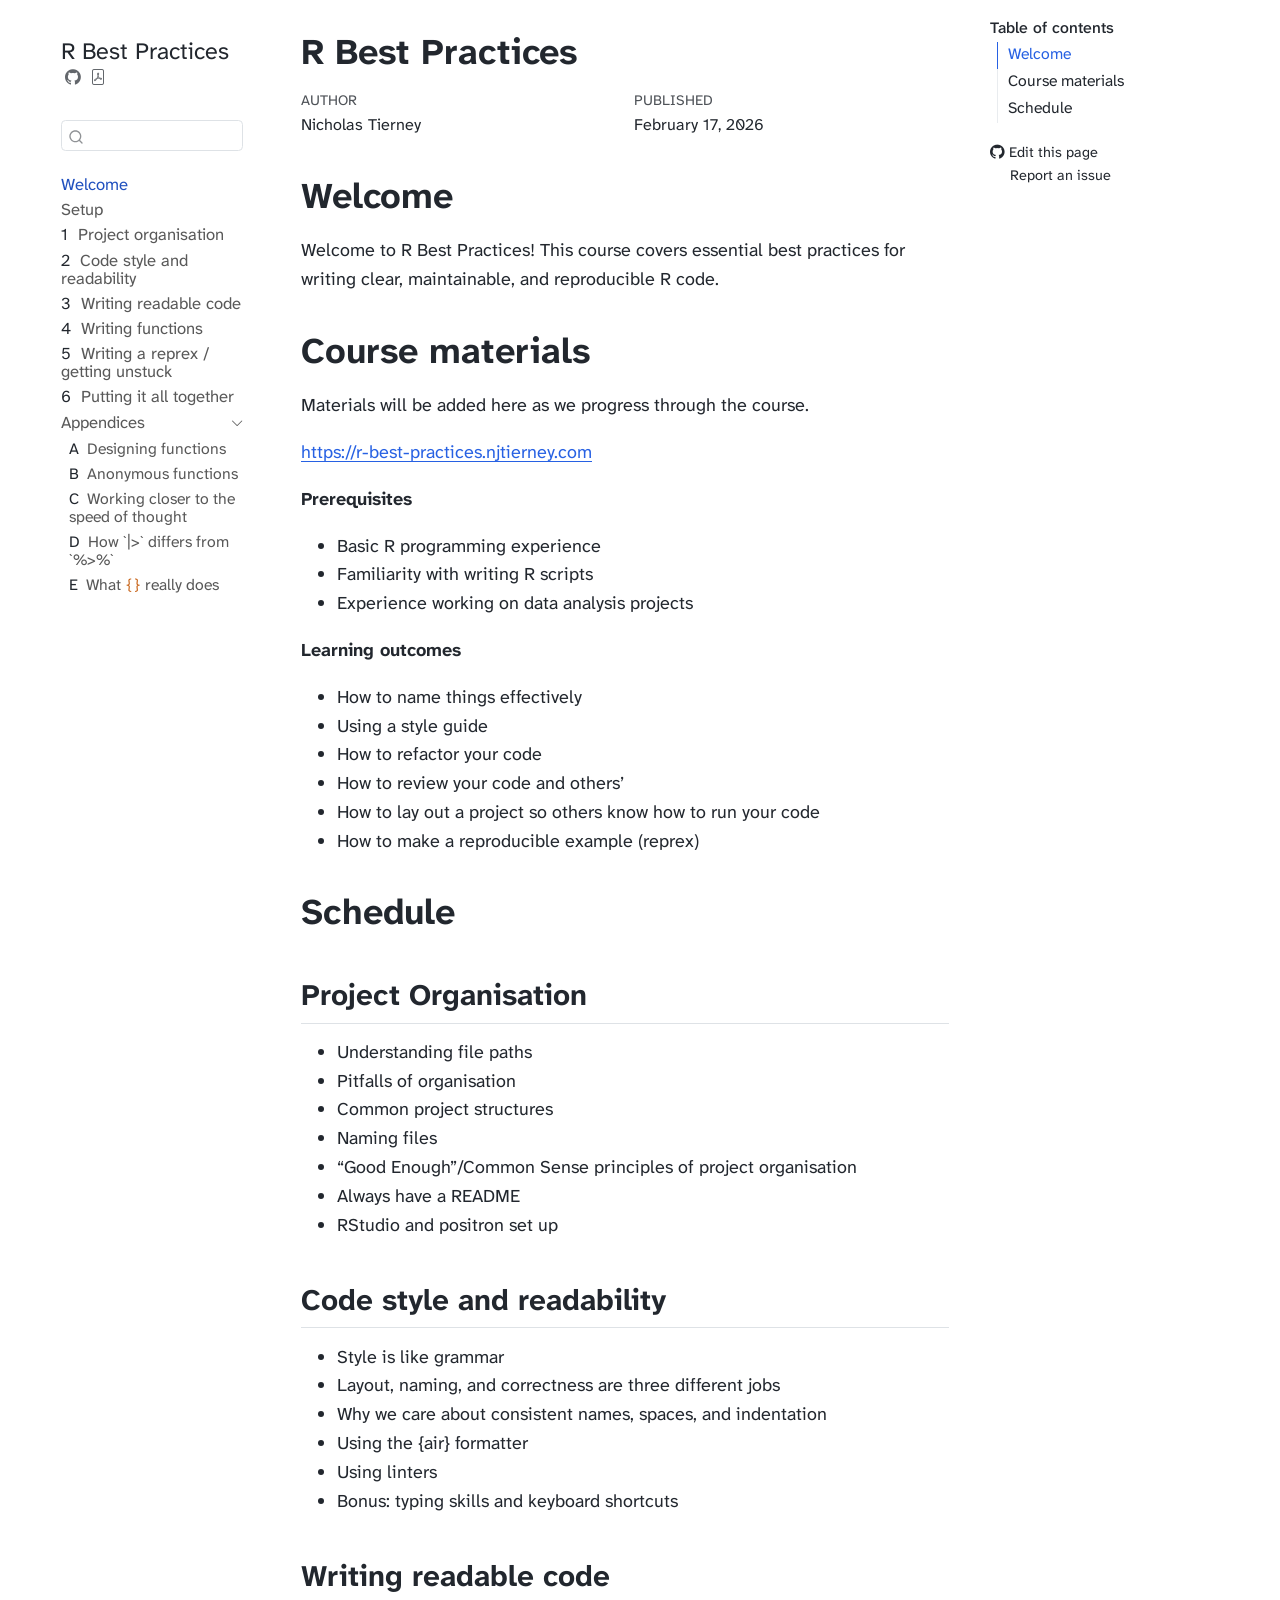
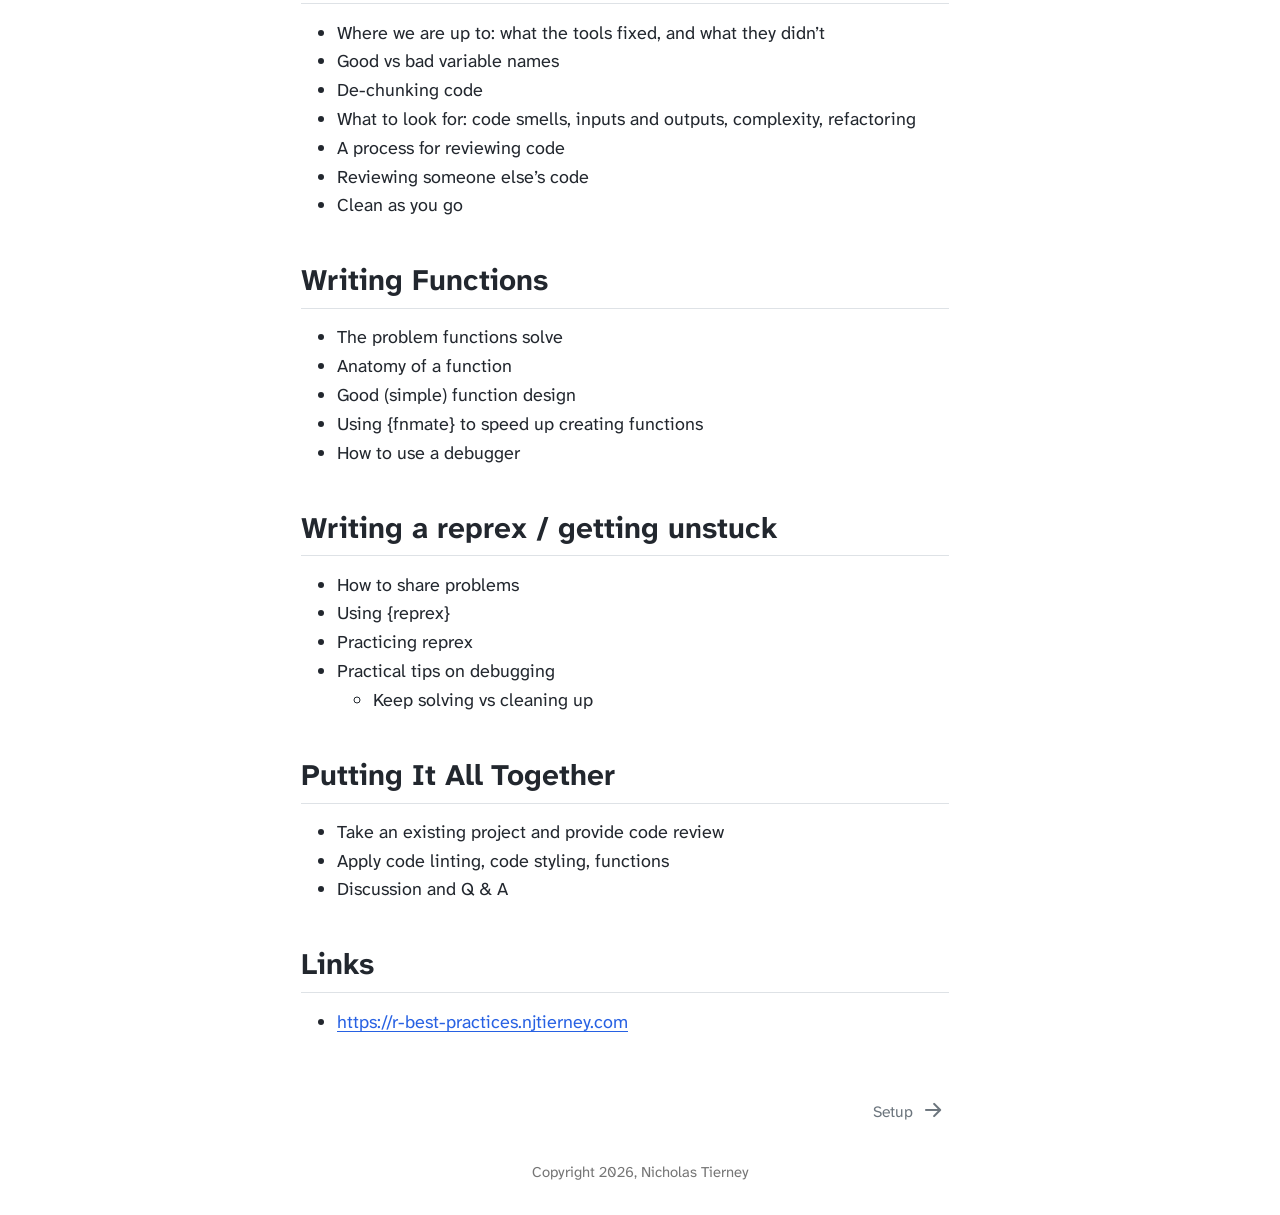
<file: index.html>
<!DOCTYPE html>
<html xmlns="http://www.w3.org/1999/xhtml" lang="en" xml:lang="en"><head>

<meta charset="utf-8">
<meta name="generator" content="quarto-1.10.18">

<meta name="viewport" content="width=device-width, initial-scale=1.0, user-scalable=yes">

<meta name="author" content="Nicholas Tierney">
<meta name="dcterms.date" content="2026-02-17">

<title>R Best Practices</title>
<style>
/* Default styles provided by pandoc.
** See https://pandoc.org/MANUAL.html#variables-for-html for config info.
*/
span.smallcaps{font-variant: small-caps;}
div.columns{display: flex; gap: 1.5em;}
div.column{flex: auto;}
@media screen {
div.columns{gap: min(4vw, 1.5em);}
div.column{overflow-x: auto;}
}
div.hanging-indent{margin-left: 1.5em; text-indent: -1.5em;}
ul.task-list{list-style: none;}
ul.task-list li input[type="checkbox"] {
  width: 0.8em;
  margin: 0 0.8em 0.2em -1em; /* quarto-specific, see https://github.com/quarto-dev/quarto-cli/issues/4556 */ 
  vertical-align: middle;
}
</style>


<script src="site_libs/quarto-nav/quarto-nav.js"></script>
<script src="site_libs/quarto-nav/headroom.min.js"></script>
<script src="site_libs/clipboard/clipboard.min.js"></script>
<script src="site_libs/quarto-search/autocomplete.umd.js"></script>
<script src="site_libs/quarto-search/fuse.min.js"></script>
<script src="site_libs/quarto-search/quarto-search.js"></script>
<meta name="quarto:offset" content="./">
<link href="./setup.html" rel="next">
<script src="site_libs/quarto-html/quarto.js" type="module"></script>
<script src="site_libs/quarto-html/tabsets/tabsets.js" type="module"></script>
<script src="site_libs/quarto-html/popper.min.js"></script>
<script src="site_libs/quarto-html/tippy.umd.min.js"></script>
<script src="site_libs/quarto-html/anchor.min.js"></script>
<link href="site_libs/quarto-html/tippy.css" rel="stylesheet">
<link href="site_libs/quarto-html/quarto-syntax-highlighting-b45b7b0fa9169e986df15f1ef60a279c.css" rel="stylesheet" id="quarto-text-highlighting-styles">
<script src="site_libs/bootstrap/bootstrap.min.js"></script>
<link href="site_libs/bootstrap/bootstrap-icons.css" rel="stylesheet">
<link href="site_libs/bootstrap/bootstrap-2892f92a2cf4cf9b4e1a4840b7613af4.min.css" rel="stylesheet" append-hash="true" id="quarto-bootstrap" data-mode="light">
<script id="quarto-search-options" type="application/json">{
  "location": "sidebar",
  "copy-button": false,
  "collapse-after": 3,
  "panel-placement": "start",
  "type": "textbox",
  "limit": 50,
  "keyboard-shortcut": [
    "f",
    "/",
    "s"
  ],
  "show-item-context": false,
  "language": {
    "search-no-results-text": "No results",
    "search-matching-documents-text": "matching documents",
    "search-copy-link-title": "Copy link to search",
    "search-hide-matches-text": "Hide additional matches",
    "search-more-match-text": "more match in this document",
    "search-more-matches-text": "more matches in this document",
    "search-clear-button-title": "Clear",
    "search-text-placeholder": "",
    "search-detached-cancel-button-title": "Cancel",
    "search-submit-button-title": "Submit",
    "search-label": "Search"
  }
}</script>


</head>

<body class="nav-sidebar floating quarto-light">

<div id="quarto-search-results"></div>
  <header id="quarto-header" class="headroom fixed-top">
  <nav class="quarto-secondary-nav">
    <div class="container-fluid d-flex">
      <button type="button" class="quarto-btn-toggle btn" data-bs-toggle="collapse" role="button" data-bs-target=".quarto-sidebar-collapse-item" aria-controls="quarto-sidebar" aria-expanded="false" aria-label="Toggle sidebar navigation" onclick="if (window.quartoToggleHeadroom) { window.quartoToggleHeadroom(); }">
        <i class="bi bi-layout-text-sidebar-reverse"></i>
      </button>
        <nav class="quarto-page-breadcrumbs" aria-label="breadcrumb"><ol class="breadcrumb"><li class="breadcrumb-item"><a href="./index.html">Welcome</a></li></ol></nav>
        <a class="flex-grow-1" role="navigation" data-bs-toggle="collapse" data-bs-target=".quarto-sidebar-collapse-item" aria-controls="quarto-sidebar" aria-expanded="false" aria-label="Toggle sidebar navigation" onclick="if (window.quartoToggleHeadroom) { window.quartoToggleHeadroom(); }">      
        </a>
      <button type="button" class="btn quarto-search-button" aria-label="Search" onclick="window.quartoOpenSearch();">
        <i class="bi bi-search"></i>
      </button>
    </div>
  </nav>
</header>
<!-- content -->
<div id="quarto-content" class="quarto-container page-columns page-rows-contents page-layout-article">
<!-- sidebar -->
  <nav id="quarto-sidebar" class="sidebar collapse collapse-horizontal quarto-sidebar-collapse-item sidebar-navigation floating overflow-auto">
    <div class="pt-lg-2 mt-2 text-left sidebar-header">
    <div class="sidebar-title mb-0 py-0">
      <a href="./">R Best Practices</a> 
        <div class="sidebar-tools-main">
    <a href="https://github.com/njtierney/rbestpractices" title="Source Code" class="quarto-navigation-tool px-1" aria-label="Source Code"><i class="bi bi-github"></i></a>
    <a href="./R-Best-Practices.pdf" title="Download PDF" class="quarto-navigation-tool px-1" aria-label="Download PDF"><i class="bi bi-file-pdf"></i></a>
</div>
    </div>
      </div>
        <div class="mt-2 flex-shrink-0 align-items-center">
        <div class="sidebar-search">
        <div id="quarto-search" class="" title="Search"></div>
        </div>
        </div>
    <div class="sidebar-menu-container"> 
    <ul class="list-unstyled mt-1">
        <li class="sidebar-item">
  <div class="sidebar-item-container"> 
  <a href="./index.html" class="sidebar-item-text sidebar-link active">
 <span class="menu-text">Welcome</span></a>
  </div>
</li>
        <li class="sidebar-item">
  <div class="sidebar-item-container"> 
  <a href="./setup.html" class="sidebar-item-text sidebar-link">
 <span class="menu-text">Setup</span></a>
  </div>
</li>
        <li class="sidebar-item">
  <div class="sidebar-item-container"> 
  <a href="./project-organisation.html" class="sidebar-item-text sidebar-link">
 <span class="menu-text"><span class="chapter-number">1</span>&nbsp; <span class="chapter-title">Project organisation</span></span></a>
  </div>
</li>
        <li class="sidebar-item">
  <div class="sidebar-item-container"> 
  <a href="./code-style-and-readability.html" class="sidebar-item-text sidebar-link">
 <span class="menu-text"><span class="chapter-number">2</span>&nbsp; <span class="chapter-title">Code style and readability</span></span></a>
  </div>
</li>
        <li class="sidebar-item">
  <div class="sidebar-item-container"> 
  <a href="./writing-readable-code.html" class="sidebar-item-text sidebar-link">
 <span class="menu-text"><span class="chapter-number">3</span>&nbsp; <span class="chapter-title">Writing readable code</span></span></a>
  </div>
</li>
        <li class="sidebar-item">
  <div class="sidebar-item-container"> 
  <a href="./writing-functions.html" class="sidebar-item-text sidebar-link">
 <span class="menu-text"><span class="chapter-number">4</span>&nbsp; <span class="chapter-title">Writing functions</span></span></a>
  </div>
</li>
        <li class="sidebar-item">
  <div class="sidebar-item-container"> 
  <a href="./writing-a-reprex-getting-unstuck.html" class="sidebar-item-text sidebar-link">
 <span class="menu-text"><span class="chapter-number">5</span>&nbsp; <span class="chapter-title">Writing a reprex / getting unstuck</span></span></a>
  </div>
</li>
        <li class="sidebar-item">
  <div class="sidebar-item-container"> 
  <a href="./putting-it-all-together.html" class="sidebar-item-text sidebar-link">
 <span class="menu-text"><span class="chapter-number">6</span>&nbsp; <span class="chapter-title">Putting it all together</span></span></a>
  </div>
</li>
        <li class="sidebar-item sidebar-item-section">
      <div class="sidebar-item-container"> 
            <a class="sidebar-item-text sidebar-link text-start" data-bs-toggle="collapse" data-bs-target="#quarto-sidebar-section-1" role="navigation" aria-expanded="true">
 <span class="menu-text">Appendices</span></a>
          <a class="sidebar-item-toggle text-start" data-bs-toggle="collapse" data-bs-target="#quarto-sidebar-section-1" role="navigation" aria-expanded="true" aria-label="Toggle section">
            <i class="bi bi-chevron-right ms-2"></i>
          </a> 
      </div>
      <ul id="quarto-sidebar-section-1" class="collapse list-unstyled sidebar-section depth1 show">  
          <li class="sidebar-item">
  <div class="sidebar-item-container"> 
  <a href="./appendix-designing-functions.html" class="sidebar-item-text sidebar-link">
 <span class="menu-text"><span class="chapter-number">A</span>&nbsp; <span class="chapter-title">Designing functions</span></span></a>
  </div>
</li>
          <li class="sidebar-item">
  <div class="sidebar-item-container"> 
  <a href="./appendix-anonymous-functions.html" class="sidebar-item-text sidebar-link">
 <span class="menu-text"><span class="chapter-number">B</span>&nbsp; <span class="chapter-title">Anonymous functions</span></span></a>
  </div>
</li>
          <li class="sidebar-item">
  <div class="sidebar-item-container"> 
  <a href="./appendix-speed-of-thought.html" class="sidebar-item-text sidebar-link">
 <span class="menu-text"><span class="chapter-number">C</span>&nbsp; <span class="chapter-title">Working closer to the speed of thought</span></span></a>
  </div>
</li>
          <li class="sidebar-item">
  <div class="sidebar-item-container"> 
  <a href="./appendix-pipes.html" class="sidebar-item-text sidebar-link">
 <span class="menu-text"><span class="chapter-number">D</span>&nbsp; <span class="chapter-title">How `|&gt;` differs from `%&gt;%`</span></span></a>
  </div>
</li>
          <li class="sidebar-item">
  <div class="sidebar-item-container"> 
  <a href="./appendix-curly-braces.html" class="sidebar-item-text sidebar-link">
 <span class="menu-text"><span class="chapter-number">E</span>&nbsp; <span class="chapter-title">What <code>{}</code> really does</span></span></a>
  </div>
</li>
      </ul>
  </li>
    </ul>
    </div>
</nav>
<div id="quarto-sidebar-glass" class="quarto-sidebar-collapse-item" data-bs-toggle="collapse" data-bs-target=".quarto-sidebar-collapse-item"></div>
<!-- margin-sidebar -->
    <div id="quarto-margin-sidebar" class="sidebar margin-sidebar">
        <nav id="TOC" role="doc-toc" class="toc-active">
    <h2 id="toc-title">Table of contents</h2>
   
  <ul>
  <li><a href="#welcome" id="toc-welcome" class="nav-link active" data-scroll-target="#welcome">Welcome</a></li>
  <li><a href="#course-materials" id="toc-course-materials" class="nav-link" data-scroll-target="#course-materials">Course materials</a></li>
  <li><a href="#schedule" id="toc-schedule" class="nav-link" data-scroll-target="#schedule">Schedule</a>
  <ul class="collapse">
  <li><a href="#project-organisation" id="toc-project-organisation" class="nav-link" data-scroll-target="#project-organisation">Project Organisation</a></li>
  <li><a href="#code-style-and-readability" id="toc-code-style-and-readability" class="nav-link" data-scroll-target="#code-style-and-readability">Code style and readability</a></li>
  <li><a href="#writing-readable-code" id="toc-writing-readable-code" class="nav-link" data-scroll-target="#writing-readable-code">Writing readable code</a></li>
  <li><a href="#writing-functions" id="toc-writing-functions" class="nav-link" data-scroll-target="#writing-functions">Writing Functions</a></li>
  <li><a href="#writing-a-reprex-getting-unstuck" id="toc-writing-a-reprex-getting-unstuck" class="nav-link" data-scroll-target="#writing-a-reprex-getting-unstuck">Writing a reprex / getting unstuck</a></li>
  <li><a href="#putting-it-all-together" id="toc-putting-it-all-together" class="nav-link" data-scroll-target="#putting-it-all-together">Putting It All Together</a></li>
  <li>Links</li>
  </ul></li>
  </ul>
<div class="toc-actions"><ul><li><a href="https://github.com/njtierney/rbestpractices/edit/main/index.qmd" class="toc-action"><i class="bi bi-github"></i>Edit this page</a></li><li><a href="https://github.com/njtierney/rbestpractices/issues/new" class="toc-action"><i class="bi empty"></i>Report an issue</a></li></ul></div></nav>
    </div>
<!-- main -->
<main class="content" id="quarto-document-content">

<header id="title-block-header" class="quarto-title-block default">
<div class="quarto-title">
<h1 class="title">R Best Practices</h1>
</div>



<div class="quarto-title-meta">

    <div>
    <div class="quarto-title-meta-heading">Author</div>
    <div class="quarto-title-meta-contents">
             <p>Nicholas Tierney </p>
          </div>
  </div>
    
    <div>
    <div class="quarto-title-meta-heading">Published</div>
    <div class="quarto-title-meta-contents">
      <p class="date">February 17, 2026</p>
    </div>
  </div>
  
    
  </div>
  


</header>


<section id="welcome" class="level1 unnumbered">
<h1 class="unnumbered">Welcome</h1>
<p>Welcome to R Best Practices! This course covers essential best practices for writing clear, maintainable, and reproducible R code.</p>
</section>
<section id="course-materials" class="level1 unnumbered">
<h1 class="unnumbered">Course materials</h1>
<p>Materials will be added here as we progress through the course.</p>
<p><a href="https://r-best-practices.njtierney.com" class="uri">https://r-best-practices.njtierney.com</a></p>
<p><strong>Prerequisites</strong></p>
<ul>
<li>Basic R programming experience</li>
<li>Familiarity with writing R scripts</li>
<li>Experience working on data analysis projects</li>
</ul>
<p><strong>Learning outcomes</strong></p>
<ul>
<li>How to name things effectively</li>
<li>Using a style guide</li>
<li>How to refactor your code</li>
<li>How to review your code and others’</li>
<li>How to lay out a project so others know how to run your code</li>
<li>How to make a reproducible example (reprex)</li>
</ul>
</section>
<section id="schedule" class="level1">
<h1>Schedule</h1>
<section id="project-organisation" class="level2">
<h2 class="anchored" data-anchor-id="project-organisation">Project Organisation</h2>
<ul>
<li>Understanding file paths</li>
<li>Pitfalls of organisation</li>
<li>Common project structures</li>
<li>Naming files</li>
<li>“Good Enough”/Common Sense principles of project organisation</li>
<li>Always have a README</li>
<li>RStudio and positron set up</li>
</ul>
</section>
<section id="code-style-and-readability" class="level2">
<h2 class="anchored" data-anchor-id="code-style-and-readability">Code style and readability</h2>
<ul>
<li>Style is like grammar</li>
<li>Layout, naming, and correctness are three different jobs</li>
<li>Why we care about consistent names, spaces, and indentation</li>
<li>Using the {air} formatter</li>
<li>Using linters</li>
<li>Bonus: typing skills and keyboard shortcuts</li>
</ul>
</section>
<section id="writing-readable-code" class="level2">
<h2 class="anchored" data-anchor-id="writing-readable-code">Writing readable code</h2>
<ul>
<li>Where we are up to: what the tools fixed, and what they didn’t</li>
<li>Good vs bad variable names</li>
<li>De-chunking code</li>
<li>What to look for: code smells, inputs and outputs, complexity, refactoring</li>
<li>A process for reviewing code</li>
<li>Reviewing someone else’s code</li>
<li>Clean as you go</li>
</ul>
</section>
<section id="writing-functions" class="level2">
<h2 class="anchored" data-anchor-id="writing-functions">Writing Functions</h2>
<ul>
<li>The problem functions solve</li>
<li>Anatomy of a function</li>
<li>Good (simple) function design</li>
<li>Using {fnmate} to speed up creating functions</li>
<li>How to use a debugger</li>
</ul>
</section>
<section id="writing-a-reprex-getting-unstuck" class="level2">
<h2 class="anchored" data-anchor-id="writing-a-reprex-getting-unstuck">Writing a reprex / getting unstuck</h2>
<ul>
<li>How to share problems</li>
<li>Using {reprex}</li>
<li>Practicing reprex</li>
<li>Practical tips on debugging
<ul>
<li>Keep solving vs cleaning up</li>
</ul></li>
</ul>
</section>
<section id="putting-it-all-together" class="level2">
<h2 class="anchored" data-anchor-id="putting-it-all-together">Putting It All Together</h2>
<ul>
<li>Take an existing project and provide code review</li>
<li>Apply code linting, code styling, functions</li>
<li>Discussion and Q &amp; A</li>
</ul>


</section>
<section class="level2 unnumbered">
<h2 class="unnumbered anchored" data-anchor-id="">Links</h2>
<ul>
<li><a href="https://r-best-practices.njtierney.com" class="uri">https://r-best-practices.njtierney.com</a></li>
</ul>
</section>
</section>

</main> <!-- /main -->
<script id="quarto-html-after-body" type="application/javascript">
  window.document.addEventListener("DOMContentLoaded", function (event) {
    const icon = "";
    const anchorJS = new window.AnchorJS();
    anchorJS.options = {
      placement: 'right',
      icon: icon
    };
    anchorJS.add('.anchored');
    const isCodeAnnotation = (el) => {
      for (const clz of el.classList) {
        if (clz.startsWith('code-annotation-')) {                     
          return true;
        }
      }
      return false;
    }
    const onCopySuccess = function(e) {
      // button target
      const button = e.trigger;
      // don't keep focus
      button.blur();
      // flash "checked"
      button.classList.add('code-copy-button-checked');
      var currentTitle = button.getAttribute("title");
      button.setAttribute("title", "Copied!");
      let tooltip;
      if (window.bootstrap) {
        button.setAttribute("data-bs-toggle", "tooltip");
        button.setAttribute("data-bs-placement", "left");
        button.setAttribute("data-bs-title", "Copied!");
        tooltip = new bootstrap.Tooltip(button, 
          { trigger: "manual", 
            customClass: "code-copy-button-tooltip",
            offset: [0, -8]});
        tooltip.show();    
      }
      setTimeout(function() {
        if (tooltip) {
          tooltip.hide();
          button.removeAttribute("data-bs-title");
          button.removeAttribute("data-bs-toggle");
          button.removeAttribute("data-bs-placement");
        }
        button.setAttribute("title", currentTitle);
        button.classList.remove('code-copy-button-checked');
      }, 1000);
      // clear code selection
      e.clearSelection();
    }
    const getTextToCopy = function(trigger) {
      const outerScaffold = trigger.parentElement.cloneNode(true);
      const codeEl = outerScaffold.querySelector('code');
      for (const childEl of codeEl.children) {
        if (isCodeAnnotation(childEl)) {
          childEl.remove();
        }
      }
      return codeEl.innerText;
    }
    const clipboard = new window.ClipboardJS('.code-copy-button:not([data-in-quarto-modal])', {
      text: getTextToCopy
    });
    clipboard.on('success', onCopySuccess);
    if (window.document.getElementById('quarto-embedded-source-code-modal')) {
      const clipboardModal = new window.ClipboardJS('.code-copy-button[data-in-quarto-modal]', {
        text: getTextToCopy,
        container: window.document.getElementById('quarto-embedded-source-code-modal')
      });
      clipboardModal.on('success', onCopySuccess);
    }
      var localhostRegex = new RegExp(/^(?:http|https):\/\/localhost\:?[0-9]*\//);
      var mailtoRegex = new RegExp(/^mailto:/);
        var filterRegex = new RegExp("https:\/\/r-best-practices\.njtierney\.com");
      var isInternal = (href) => {
          return filterRegex.test(href) || localhostRegex.test(href) || mailtoRegex.test(href);
      }
      // Inspect non-navigation links and adorn them if external
     var links = window.document.querySelectorAll('a[href]:not(.nav-link):not(.navbar-brand):not(.toc-action):not(.sidebar-link):not(.sidebar-item-toggle):not(.pagination-link):not(.no-external):not([aria-hidden]):not(.dropdown-item):not(.quarto-navigation-tool):not(.about-link)');
      for (var i=0; i<links.length; i++) {
        const link = links[i];
        if (!isInternal(link.href)) {
          // undo the damage that might have been done by quarto-nav.js in the case of
          // links that we want to consider external
          if (link.dataset.originalHref !== undefined) {
            link.href = link.dataset.originalHref;
          }
        }
      }
    function tippyHover(el, contentFn, onTriggerFn, onUntriggerFn) {
      const config = {
        allowHTML: true,
        maxWidth: 500,
        delay: 100,
        arrow: false,
        appendTo: function(el) {
            return el.parentElement;
        },
        interactive: true,
        interactiveBorder: 10,
        theme: 'quarto',
        placement: 'bottom-start',
      };
      if (contentFn) {
        config.content = contentFn;
      }
      if (onTriggerFn) {
        config.onTrigger = onTriggerFn;
      }
      if (onUntriggerFn) {
        config.onUntrigger = onUntriggerFn;
      }
      window.tippy(el, config); 
    }
    const noterefs = window.document.querySelectorAll('a[role="doc-noteref"]');
    for (var i=0; i<noterefs.length; i++) {
      const ref = noterefs[i];
      tippyHover(ref, function() {
        // use id or data attribute instead here
        let href = ref.getAttribute('data-footnote-href') || ref.getAttribute('href');
        try { href = new URL(href).hash; } catch {}
        const id = href.replace(/^#\/?/, "");
        const note = window.document.getElementById(id);
        if (note) {
          return note.innerHTML;
        } else {
          return "";
        }
      });
    }
    const xrefs = window.document.querySelectorAll('a.quarto-xref');
    const processXRef = (id, note) => {
      // Strip column container classes
      const stripColumnClz = (el) => {
        el.classList.remove("page-full", "page-columns");
        if (el.children) {
          for (const child of el.children) {
            stripColumnClz(child);
          }
        }
      }
      stripColumnClz(note)
      if (id === null || id.startsWith('sec-')) {
        // Special case sections, only their first couple elements
        const container = document.createElement("div");
        if (note.children && note.children.length > 2) {
          container.appendChild(note.children[0].cloneNode(true));
          for (let i = 1; i < note.children.length; i++) {
            const child = note.children[i];
            if (child.tagName === "P" && child.innerText === "") {
              continue;
            } else {
              container.appendChild(child.cloneNode(true));
              break;
            }
          }
          if (window.Quarto?.typesetMath) {
            window.Quarto.typesetMath(container);
          }
          return container.innerHTML
        } else {
          if (window.Quarto?.typesetMath) {
            window.Quarto.typesetMath(note);
          }
          return note.innerHTML;
        }
      } else {
        // Remove any anchor links if they are present
        const anchorLink = note.querySelector('a.anchorjs-link');
        if (anchorLink) {
          anchorLink.remove();
        }
        if (window.Quarto?.typesetMath) {
          window.Quarto.typesetMath(note);
        }
        if (note.classList.contains("callout")) {
          return note.outerHTML;
        } else {
          return note.innerHTML;
        }
      }
    }
    for (var i=0; i<xrefs.length; i++) {
      const xref = xrefs[i];
      tippyHover(xref, undefined, function(instance) {
        instance.disable();
        let url = xref.getAttribute('href');
        let hash = undefined; 
        if (url.startsWith('#')) {
          hash = url;
        } else {
          try { hash = new URL(url).hash; } catch {}
        }
        if (hash) {
          const id = hash.replace(/^#\/?/, "");
          const note = window.document.getElementById(id);
          if (note !== null) {
            try {
              const html = processXRef(id, note.cloneNode(true));
              instance.setContent(html);
            } finally {
              instance.enable();
              instance.show();
            }
          } else {
            // See if we can fetch this
            fetch(url.split('#')[0])
            .then(res => res.text())
            .then(html => {
              const parser = new DOMParser();
              const htmlDoc = parser.parseFromString(html, "text/html");
              const note = htmlDoc.getElementById(id);
              if (note !== null) {
                const html = processXRef(id, note);
                instance.setContent(html);
              } 
            }).finally(() => {
              instance.enable();
              instance.show();
            });
          }
        } else {
          // See if we can fetch a full url (with no hash to target)
          // This is a special case and we should probably do some content thinning / targeting
          fetch(url)
          .then(res => res.text())
          .then(html => {
            const parser = new DOMParser();
            const htmlDoc = parser.parseFromString(html, "text/html");
            const note = htmlDoc.querySelector('main.content');
            if (note !== null) {
              // This should only happen for chapter cross references
              // (since there is no id in the URL)
              // remove the first header
              if (note.children.length > 0 && note.children[0].tagName === "HEADER") {
                note.children[0].remove();
              }
              const html = processXRef(null, note);
              instance.setContent(html);
            } 
          }).finally(() => {
            instance.enable();
            instance.show();
          });
        }
      }, function(instance) {
      });
    }
        let selectedAnnoteEl;
        const selectorForAnnotation = ( cell, annotation) => {
          let cellAttr = 'data-code-cell="' + cell + '"';
          let lineAttr = 'data-code-annotation="' +  annotation + '"';
          const selector = 'span[' + cellAttr + '][' + lineAttr + ']';
          return selector;
        }
        const selectCodeLines = (annoteEl) => {
          const doc = window.document;
          const targetCell = annoteEl.getAttribute("data-target-cell");
          const targetAnnotation = annoteEl.getAttribute("data-target-annotation");
          const annoteSpan = window.document.querySelector(selectorForAnnotation(targetCell, targetAnnotation));
          const lines = annoteSpan.getAttribute("data-code-lines").split(",");
          const lineIds = lines.map((line) => {
            return targetCell + "-" + line;
          })
          let top = null;
          let height = null;
          let parent = null;
          if (lineIds.length > 0) {
              //compute the position of the single el (top and bottom and make a div)
              const el = window.document.getElementById(lineIds[0]);
              top = el.offsetTop;
              height = el.offsetHeight;
              parent = el.parentElement.parentElement;
            if (lineIds.length > 1) {
              const lastEl = window.document.getElementById(lineIds[lineIds.length - 1]);
              const bottom = lastEl.offsetTop + lastEl.offsetHeight;
              height = bottom - top;
            }
            if (top !== null && height !== null && parent !== null) {
              // cook up a div (if necessary) and position it 
              let div = window.document.getElementById("code-annotation-line-highlight");
              if (div === null) {
                div = window.document.createElement("div");
                div.setAttribute("id", "code-annotation-line-highlight");
                div.style.position = 'absolute';
                parent.appendChild(div);
              }
              div.style.top = top - 2 + "px";
              div.style.height = height + 4 + "px";
              div.style.left = 0;
              let gutterDiv = window.document.getElementById("code-annotation-line-highlight-gutter");
              if (gutterDiv === null) {
                gutterDiv = window.document.createElement("div");
                gutterDiv.setAttribute("id", "code-annotation-line-highlight-gutter");
                gutterDiv.style.position = 'absolute';
                const codeCell = window.document.getElementById(targetCell);
                const gutter = codeCell.querySelector('.code-annotation-gutter');
                gutter.appendChild(gutterDiv);
              }
              gutterDiv.style.top = top - 2 + "px";
              gutterDiv.style.height = height + 4 + "px";
            }
            selectedAnnoteEl = annoteEl;
          }
        };
        const unselectCodeLines = () => {
          const elementsIds = ["code-annotation-line-highlight", "code-annotation-line-highlight-gutter"];
          elementsIds.forEach((elId) => {
            const div = window.document.getElementById(elId);
            if (div) {
              div.remove();
            }
          });
          selectedAnnoteEl = undefined;
        };
          // Handle positioning of the toggle
      window.addEventListener(
        "resize",
        throttle(() => {
          elRect = undefined;
          if (selectedAnnoteEl) {
            selectCodeLines(selectedAnnoteEl);
          }
        }, 10)
      );
      function throttle(fn, ms) {
      let throttle = false;
      let timer;
        return (...args) => {
          if(!throttle) { // first call gets through
              fn.apply(this, args);
              throttle = true;
          } else { // all the others get throttled
              if(timer) clearTimeout(timer); // cancel #2
              timer = setTimeout(() => {
                fn.apply(this, args);
                timer = throttle = false;
              }, ms);
          }
        };
      }
        // Attach click handler to the DT
        const annoteDls = window.document.querySelectorAll('dt[data-target-cell]');
        for (const annoteDlNode of annoteDls) {
          annoteDlNode.addEventListener('click', (event) => {
            const clickedEl = event.target;
            if (clickedEl !== selectedAnnoteEl) {
              unselectCodeLines();
              const activeEl = window.document.querySelector('dt[data-target-cell].code-annotation-active');
              if (activeEl) {
                activeEl.classList.remove('code-annotation-active');
              }
              selectCodeLines(clickedEl);
              clickedEl.classList.add('code-annotation-active');
            } else {
              // Unselect the line
              unselectCodeLines();
              clickedEl.classList.remove('code-annotation-active');
            }
          });
        }
    const findCites = (el) => {
      const parentEl = el.parentElement;
      if (parentEl) {
        const cites = parentEl.dataset.cites;
        if (cites) {
          return {
            el,
            cites: cites.split(' ')
          };
        } else {
          return findCites(el.parentElement)
        }
      } else {
        return undefined;
      }
    };
    var bibliorefs = window.document.querySelectorAll('a[role="doc-biblioref"]');
    for (var i=0; i<bibliorefs.length; i++) {
      const ref = bibliorefs[i];
      const citeInfo = findCites(ref);
      if (citeInfo) {
        tippyHover(citeInfo.el, function() {
          var popup = window.document.createElement('div');
          citeInfo.cites.forEach(function(cite) {
            var citeDiv = window.document.createElement('div');
            citeDiv.classList.add('hanging-indent');
            citeDiv.classList.add('csl-entry');
            var biblioDiv = window.document.getElementById('ref-' + cite);
            if (biblioDiv) {
              citeDiv.innerHTML = biblioDiv.innerHTML;
            }
            popup.appendChild(citeDiv);
          });
          return popup.innerHTML;
        });
      }
    }
  });
  </script>
<nav class="page-navigation">
  <div class="nav-page nav-page-previous">
  </div>
  <div class="nav-page nav-page-next">
      <a href="./setup.html" class="pagination-link" aria-label="Setup">
        <span class="nav-page-text">Setup</span> <i class="bi bi-arrow-right-short"></i>
      </a>
  </div>
</nav>
</div> <!-- /content -->
<footer class="footer">
  <div class="nav-footer">
    <div class="nav-footer-left">
      &nbsp;
    </div>   
    <div class="nav-footer-center">
<p>Copyright 2026, Nicholas Tierney</p>
<div class="toc-actions d-sm-block d-md-none"><ul><li><a href="https://github.com/njtierney/rbestpractices/edit/main/index.qmd" class="toc-action"><i class="bi bi-github"></i>Edit this page</a></li><li><a href="https://github.com/njtierney/rbestpractices/issues/new" class="toc-action"><i class="bi empty"></i>Report an issue</a></li></ul></div></div>
    <div class="nav-footer-right">
      &nbsp;
    </div>
  </div>
</footer>




</body></html>
</file>
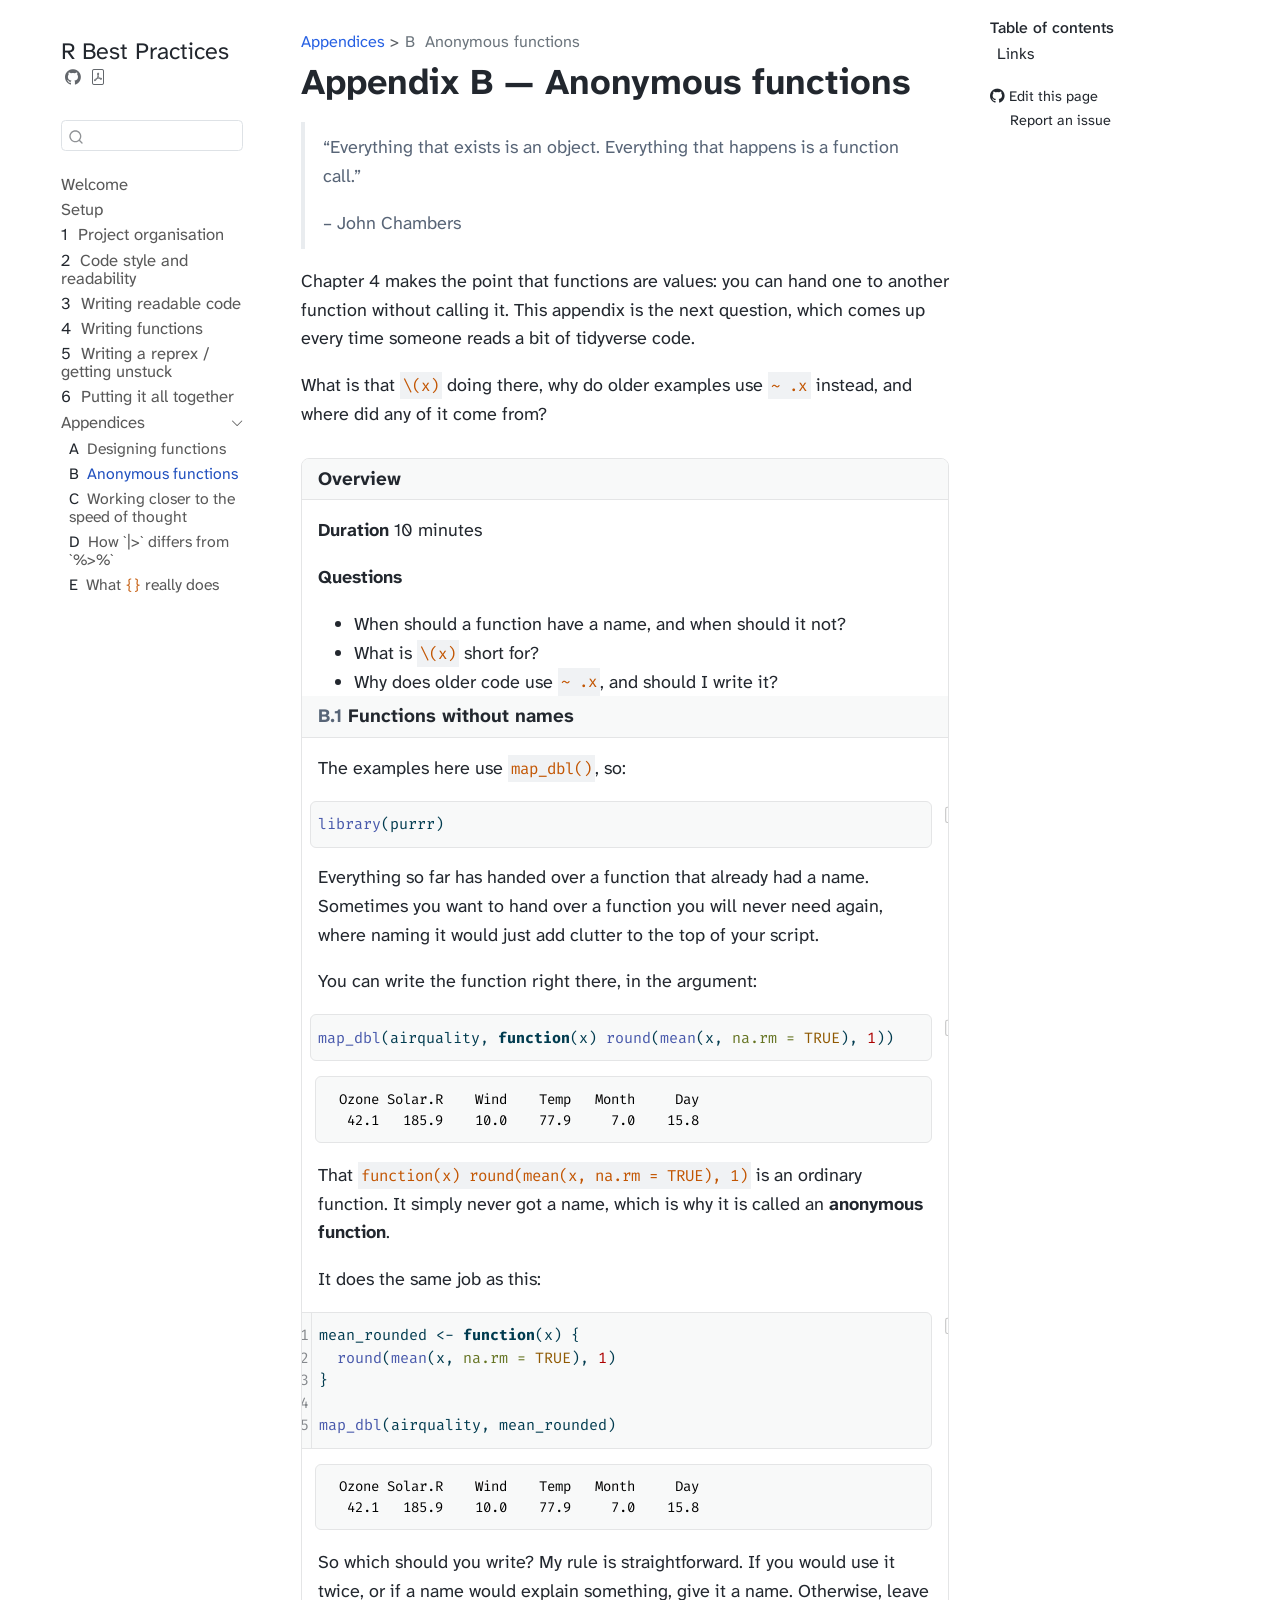
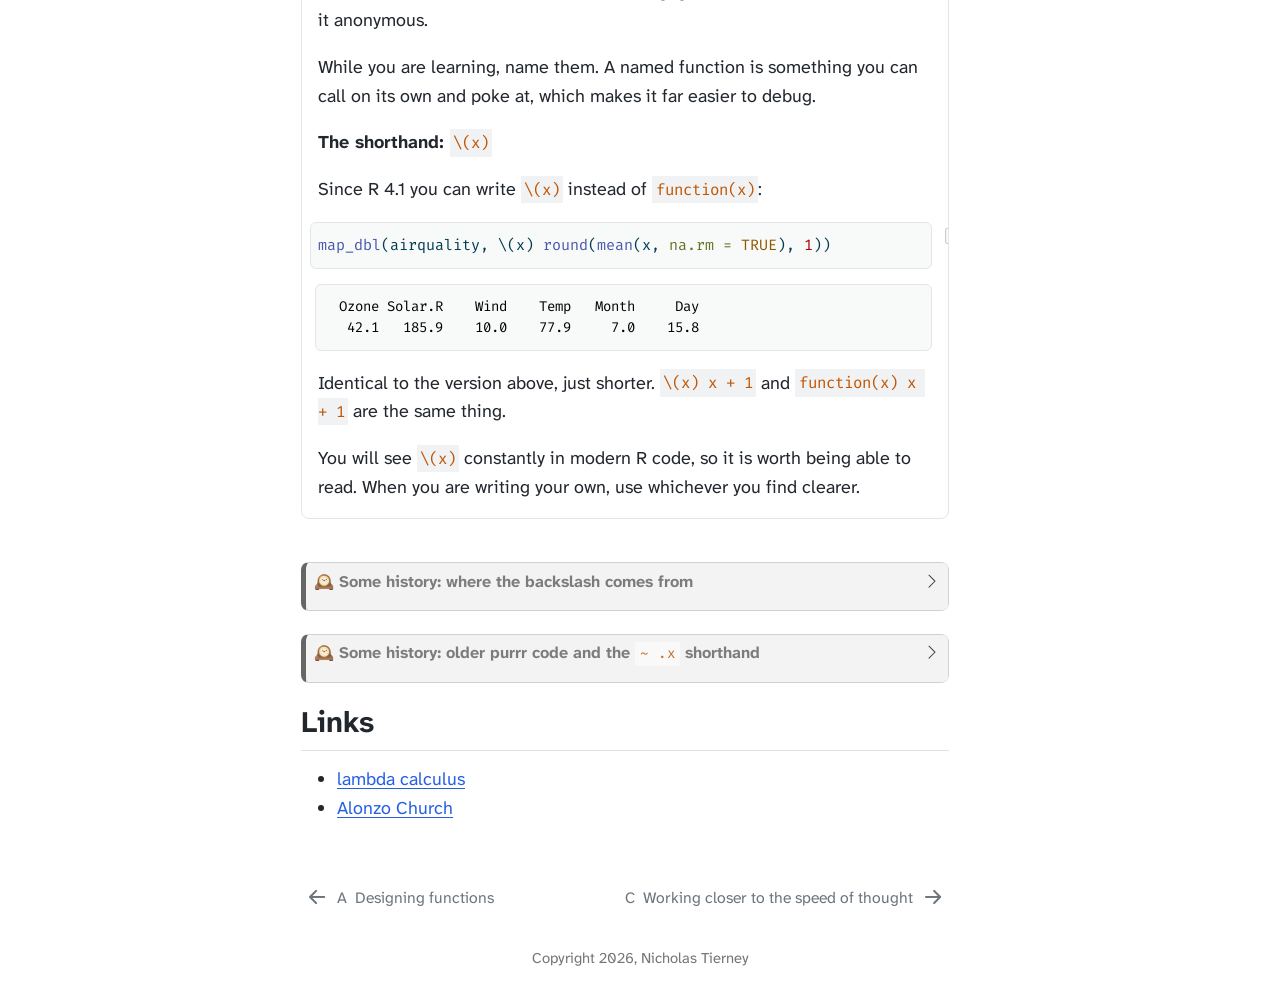
<file: appendix-anonymous-functions.html>
<!DOCTYPE html>
<html xmlns="http://www.w3.org/1999/xhtml" lang="en" xml:lang="en"><head>

<meta charset="utf-8">
<meta name="generator" content="quarto-1.10.18">

<meta name="viewport" content="width=device-width, initial-scale=1.0, user-scalable=yes">


<title>Appendix B — Anonymous functions – R Best Practices</title>
<style>
/* Default styles provided by pandoc.
** See https://pandoc.org/MANUAL.html#variables-for-html for config info.
*/
span.smallcaps{font-variant: small-caps;}
div.columns{display: flex; gap: 1.5em;}
div.column{flex: auto;}
@media screen {
div.columns{gap: min(4vw, 1.5em);}
div.column{overflow-x: auto;}
}
div.hanging-indent{margin-left: 1.5em; text-indent: -1.5em;}
ul.task-list{list-style: none;}
ul.task-list li input[type="checkbox"] {
  width: 0.8em;
  margin: 0 0.8em 0.2em -1em; /* quarto-specific, see https://github.com/quarto-dev/quarto-cli/issues/4556 */ 
  vertical-align: middle;
}
/* CSS for syntax highlighting */
html { -webkit-text-size-adjust: 100%; }
pre > code.sourceCode { white-space: pre; position: relative; }
pre > code.sourceCode > span { display: inline-block; line-height: 1.25; }
pre > code.sourceCode > span:empty { height: 1.2em; }
.sourceCode { overflow: visible; }
code.sourceCode > span { color: inherit; text-decoration: inherit; }
div.sourceCode { margin: 1em 0; }
pre.sourceCode { margin: 0; }
@media screen {
div.sourceCode { overflow: auto; }
}
@media print {
pre > code.sourceCode { white-space: pre-wrap; }
pre > code.sourceCode > span { text-indent: -5em; padding-left: 5em; }
}
pre.numberSource code
  { counter-reset: source-line 0; }
pre.numberSource code > span
  { position: relative; left: -4em; counter-increment: source-line; }
pre.numberSource code > span > a:first-child::before
  { content: counter(source-line);
    position: relative; left: -1em; text-align: right; vertical-align: baseline;
    border: none; display: inline-block;
    -webkit-touch-callout: none; -webkit-user-select: none;
    -khtml-user-select: none; -moz-user-select: none;
    -ms-user-select: none; user-select: none;
    padding: 0 4px; width: 4em;
  }
pre.numberSource { margin-left: 3em;  padding-left: 4px; }
div.sourceCode
  {   }
@media screen {
pre > code.sourceCode > span > a:first-child::before { text-decoration: underline; }
}
</style>


<script src="site_libs/quarto-nav/quarto-nav.js"></script>
<script src="site_libs/quarto-nav/headroom.min.js"></script>
<script src="site_libs/clipboard/clipboard.min.js"></script>
<script src="site_libs/quarto-search/autocomplete.umd.js"></script>
<script src="site_libs/quarto-search/fuse.min.js"></script>
<script src="site_libs/quarto-search/quarto-search.js"></script>
<meta name="quarto:offset" content="./">
<link href="./appendix-speed-of-thought.html" rel="next">
<link href="./appendix-designing-functions.html" rel="prev">
<script src="site_libs/quarto-html/quarto.js" type="module"></script>
<script src="site_libs/quarto-html/tabsets/tabsets.js" type="module"></script>
<script src="site_libs/quarto-html/popper.min.js"></script>
<script src="site_libs/quarto-html/tippy.umd.min.js"></script>
<script src="site_libs/quarto-html/anchor.min.js"></script>
<link href="site_libs/quarto-html/tippy.css" rel="stylesheet">
<link href="site_libs/quarto-html/quarto-syntax-highlighting-b45b7b0fa9169e986df15f1ef60a279c.css" rel="stylesheet" id="quarto-text-highlighting-styles">
<script src="site_libs/bootstrap/bootstrap.min.js"></script>
<link href="site_libs/bootstrap/bootstrap-icons.css" rel="stylesheet">
<link href="site_libs/bootstrap/bootstrap-2892f92a2cf4cf9b4e1a4840b7613af4.min.css" rel="stylesheet" append-hash="true" id="quarto-bootstrap" data-mode="light">
<script id="quarto-search-options" type="application/json">{
  "location": "sidebar",
  "copy-button": false,
  "collapse-after": 3,
  "panel-placement": "start",
  "type": "textbox",
  "limit": 50,
  "keyboard-shortcut": [
    "f",
    "/",
    "s"
  ],
  "show-item-context": false,
  "language": {
    "search-no-results-text": "No results",
    "search-matching-documents-text": "matching documents",
    "search-copy-link-title": "Copy link to search",
    "search-hide-matches-text": "Hide additional matches",
    "search-more-match-text": "more match in this document",
    "search-more-matches-text": "more matches in this document",
    "search-clear-button-title": "Clear",
    "search-text-placeholder": "",
    "search-detached-cancel-button-title": "Cancel",
    "search-submit-button-title": "Submit",
    "search-label": "Search"
  }
}</script>


</head>

<body class="nav-sidebar floating quarto-light">

<div id="quarto-search-results"></div>
  <header id="quarto-header" class="headroom fixed-top">
  <nav class="quarto-secondary-nav">
    <div class="container-fluid d-flex">
      <button type="button" class="quarto-btn-toggle btn" data-bs-toggle="collapse" role="button" data-bs-target=".quarto-sidebar-collapse-item" aria-controls="quarto-sidebar" aria-expanded="false" aria-label="Toggle sidebar navigation" onclick="if (window.quartoToggleHeadroom) { window.quartoToggleHeadroom(); }">
        <i class="bi bi-layout-text-sidebar-reverse"></i>
      </button>
        <nav class="quarto-page-breadcrumbs" aria-label="breadcrumb"><ol class="breadcrumb"><li class="breadcrumb-item"><a href="./appendix-designing-functions.html">Appendices</a></li><li class="breadcrumb-item"><a href="./appendix-anonymous-functions.html"><span class="chapter-number">B</span>&nbsp; <span class="chapter-title">Anonymous functions</span></a></li></ol></nav>
        <a class="flex-grow-1" role="navigation" data-bs-toggle="collapse" data-bs-target=".quarto-sidebar-collapse-item" aria-controls="quarto-sidebar" aria-expanded="false" aria-label="Toggle sidebar navigation" onclick="if (window.quartoToggleHeadroom) { window.quartoToggleHeadroom(); }">      
        </a>
      <button type="button" class="btn quarto-search-button" aria-label="Search" onclick="window.quartoOpenSearch();">
        <i class="bi bi-search"></i>
      </button>
    </div>
  </nav>
</header>
<!-- content -->
<div id="quarto-content" class="quarto-container page-columns page-rows-contents page-layout-article">
<!-- sidebar -->
  <nav id="quarto-sidebar" class="sidebar collapse collapse-horizontal quarto-sidebar-collapse-item sidebar-navigation floating overflow-auto">
    <div class="pt-lg-2 mt-2 text-left sidebar-header">
    <div class="sidebar-title mb-0 py-0">
      <a href="./">R Best Practices</a> 
        <div class="sidebar-tools-main">
    <a href="https://github.com/njtierney/rbestpractices" title="Source Code" class="quarto-navigation-tool px-1" aria-label="Source Code"><i class="bi bi-github"></i></a>
    <a href="./R-Best-Practices.pdf" title="Download PDF" class="quarto-navigation-tool px-1" aria-label="Download PDF"><i class="bi bi-file-pdf"></i></a>
</div>
    </div>
      </div>
        <div class="mt-2 flex-shrink-0 align-items-center">
        <div class="sidebar-search">
        <div id="quarto-search" class="" title="Search"></div>
        </div>
        </div>
    <div class="sidebar-menu-container"> 
    <ul class="list-unstyled mt-1">
        <li class="sidebar-item">
  <div class="sidebar-item-container"> 
  <a href="./index.html" class="sidebar-item-text sidebar-link">
 <span class="menu-text">Welcome</span></a>
  </div>
</li>
        <li class="sidebar-item">
  <div class="sidebar-item-container"> 
  <a href="./setup.html" class="sidebar-item-text sidebar-link">
 <span class="menu-text">Setup</span></a>
  </div>
</li>
        <li class="sidebar-item">
  <div class="sidebar-item-container"> 
  <a href="./project-organisation.html" class="sidebar-item-text sidebar-link">
 <span class="menu-text"><span class="chapter-number">1</span>&nbsp; <span class="chapter-title">Project organisation</span></span></a>
  </div>
</li>
        <li class="sidebar-item">
  <div class="sidebar-item-container"> 
  <a href="./code-style-and-readability.html" class="sidebar-item-text sidebar-link">
 <span class="menu-text"><span class="chapter-number">2</span>&nbsp; <span class="chapter-title">Code style and readability</span></span></a>
  </div>
</li>
        <li class="sidebar-item">
  <div class="sidebar-item-container"> 
  <a href="./writing-readable-code.html" class="sidebar-item-text sidebar-link">
 <span class="menu-text"><span class="chapter-number">3</span>&nbsp; <span class="chapter-title">Writing readable code</span></span></a>
  </div>
</li>
        <li class="sidebar-item">
  <div class="sidebar-item-container"> 
  <a href="./writing-functions.html" class="sidebar-item-text sidebar-link">
 <span class="menu-text"><span class="chapter-number">4</span>&nbsp; <span class="chapter-title">Writing functions</span></span></a>
  </div>
</li>
        <li class="sidebar-item">
  <div class="sidebar-item-container"> 
  <a href="./writing-a-reprex-getting-unstuck.html" class="sidebar-item-text sidebar-link">
 <span class="menu-text"><span class="chapter-number">5</span>&nbsp; <span class="chapter-title">Writing a reprex / getting unstuck</span></span></a>
  </div>
</li>
        <li class="sidebar-item">
  <div class="sidebar-item-container"> 
  <a href="./putting-it-all-together.html" class="sidebar-item-text sidebar-link">
 <span class="menu-text"><span class="chapter-number">6</span>&nbsp; <span class="chapter-title">Putting it all together</span></span></a>
  </div>
</li>
        <li class="sidebar-item sidebar-item-section">
      <div class="sidebar-item-container"> 
            <a class="sidebar-item-text sidebar-link text-start" data-bs-toggle="collapse" data-bs-target="#quarto-sidebar-section-1" role="navigation" aria-expanded="true">
 <span class="menu-text">Appendices</span></a>
          <a class="sidebar-item-toggle text-start" data-bs-toggle="collapse" data-bs-target="#quarto-sidebar-section-1" role="navigation" aria-expanded="true" aria-label="Toggle section">
            <i class="bi bi-chevron-right ms-2"></i>
          </a> 
      </div>
      <ul id="quarto-sidebar-section-1" class="collapse list-unstyled sidebar-section depth1 show">  
          <li class="sidebar-item">
  <div class="sidebar-item-container"> 
  <a href="./appendix-designing-functions.html" class="sidebar-item-text sidebar-link">
 <span class="menu-text"><span class="chapter-number">A</span>&nbsp; <span class="chapter-title">Designing functions</span></span></a>
  </div>
</li>
          <li class="sidebar-item">
  <div class="sidebar-item-container"> 
  <a href="./appendix-anonymous-functions.html" class="sidebar-item-text sidebar-link active">
 <span class="menu-text"><span class="chapter-number">B</span>&nbsp; <span class="chapter-title">Anonymous functions</span></span></a>
  </div>
</li>
          <li class="sidebar-item">
  <div class="sidebar-item-container"> 
  <a href="./appendix-speed-of-thought.html" class="sidebar-item-text sidebar-link">
 <span class="menu-text"><span class="chapter-number">C</span>&nbsp; <span class="chapter-title">Working closer to the speed of thought</span></span></a>
  </div>
</li>
          <li class="sidebar-item">
  <div class="sidebar-item-container"> 
  <a href="./appendix-pipes.html" class="sidebar-item-text sidebar-link">
 <span class="menu-text"><span class="chapter-number">D</span>&nbsp; <span class="chapter-title">How `|&gt;` differs from `%&gt;%`</span></span></a>
  </div>
</li>
          <li class="sidebar-item">
  <div class="sidebar-item-container"> 
  <a href="./appendix-curly-braces.html" class="sidebar-item-text sidebar-link">
 <span class="menu-text"><span class="chapter-number">E</span>&nbsp; <span class="chapter-title">What <code>{}</code> really does</span></span></a>
  </div>
</li>
      </ul>
  </li>
    </ul>
    </div>
</nav>
<div id="quarto-sidebar-glass" class="quarto-sidebar-collapse-item" data-bs-toggle="collapse" data-bs-target=".quarto-sidebar-collapse-item"></div>
<!-- margin-sidebar -->
    <div id="quarto-margin-sidebar" class="sidebar margin-sidebar">
        <nav id="TOC" role="doc-toc" class="toc-active">
    <h2 id="toc-title">Table of contents</h2>
   
  <ul>
  <li>Links</li>
  </ul>
<div class="toc-actions"><ul><li><a href="https://github.com/njtierney/rbestpractices/edit/main/appendix-anonymous-functions.qmd" class="toc-action"><i class="bi bi-github"></i>Edit this page</a></li><li><a href="https://github.com/njtierney/rbestpractices/issues/new" class="toc-action"><i class="bi empty"></i>Report an issue</a></li></ul></div></nav>
    </div>
<!-- main -->
<main class="content" id="quarto-document-content">

<header id="title-block-header" class="quarto-title-block default"><nav class="quarto-page-breadcrumbs quarto-title-breadcrumbs d-none d-lg-block" aria-label="breadcrumb"><ol class="breadcrumb"><li class="breadcrumb-item"><a href="./appendix-designing-functions.html">Appendices</a></li><li class="breadcrumb-item"><a href="./appendix-anonymous-functions.html"><span class="chapter-number">B</span>&nbsp; <span class="chapter-title">Anonymous functions</span></a></li></ol></nav>
<div class="quarto-title">
<h1 class="title"><span id="sec-anonymous-functions" class="quarto-section-identifier">Appendix B — Anonymous functions</span></h1>
</div>



<div class="quarto-title-meta">

    
  
    
  </div>
  


</header>


<blockquote class="blockquote">
<p>“Everything that exists is an object. Everything that happens is a function call.”</p>
<p>– John Chambers</p>
</blockquote>
<p>Chapter 4 makes the point that functions are values: you can hand one to another function without calling it. This appendix is the next question, which comes up every time someone reads a bit of tidyverse code.</p>
<p>What is that <code>\(x)</code> doing there, why do older examples use <code>~ .x</code> instead, and where did any of it come from?</p>
<div class="overview">
<section id="overview" class="level2 unnumbered">
<h2 class="unnumbered anchored" data-anchor-id="overview">Overview</h2>
<p><strong>Duration</strong> 10 minutes</p>
<p><strong>Questions</strong></p>
<ul>
<li>When should a function have a name, and when should it not?</li>
<li>What is <code>\(x)</code> short for?</li>
<li>Why does older code use <code>~ .x</code>, and should I write it?</li>
</ul>
</section>
<section id="functions-without-names" class="level2" data-number="B.1">
<h2 data-number="B.1" class="anchored" data-anchor-id="functions-without-names"><span class="header-section-number">B.1</span> Functions without names</h2>
<p>The examples here use <code>map_dbl()</code>, so:</p>
<div class="cell">
<div class="code-copy-outer-scaffold"><div class="sourceCode cell-code" id="cb1"><pre class="sourceCode numberSource r number-lines code-with-copy"><code class="sourceCode r"><span id="cb1-1"><a href="#cb1-1" aria-label="1"></a><span class="fu">library</span>(purrr)</span></code></pre></div><button title="Copy to Clipboard" class="code-copy-button"><i class="bi"></i></button></div>
</div>
<p>Everything so far has handed over a function that already had a name. Sometimes you want to hand over a function you will never need again, where naming it would just add clutter to the top of your script.</p>
<p>You can write the function right there, in the argument:</p>
<div class="cell">
<div class="code-copy-outer-scaffold"><div class="sourceCode cell-code" id="cb2"><pre class="sourceCode numberSource r number-lines code-with-copy"><code class="sourceCode r"><span id="cb2-1"><a href="#cb2-1" aria-label="1"></a><span class="fu">map_dbl</span>(airquality, <span class="cf">function</span>(x) <span class="fu">round</span>(<span class="fu">mean</span>(x, <span class="at">na.rm =</span> <span class="cn">TRUE</span>), <span class="dv">1</span>))</span></code></pre></div><button title="Copy to Clipboard" class="code-copy-button"><i class="bi"></i></button></div>
<div class="cell-output cell-output-stdout">
<pre><code>  Ozone Solar.R    Wind    Temp   Month     Day 
   42.1   185.9    10.0    77.9     7.0    15.8 </code></pre>
</div>
</div>
<p>That <code>function(x) round(mean(x, na.rm = TRUE), 1)</code> is an ordinary function. It simply never got a name, which is why it is called an <strong>anonymous function</strong>.</p>
<p>It does the same job as this:</p>
<div class="cell">
<div class="code-copy-outer-scaffold"><div class="sourceCode cell-code" id="cb4"><pre class="sourceCode numberSource r number-lines code-with-copy"><code class="sourceCode r"><span id="cb4-1"><a href="#cb4-1" aria-label="1"></a>mean_rounded <span class="ot">&lt;-</span> <span class="cf">function</span>(x) {</span>
<span id="cb4-2"><a href="#cb4-2" aria-label="2"></a>  <span class="fu">round</span>(<span class="fu">mean</span>(x, <span class="at">na.rm =</span> <span class="cn">TRUE</span>), <span class="dv">1</span>)</span>
<span id="cb4-3"><a href="#cb4-3" aria-label="3"></a>}</span>
<span id="cb4-4"><a href="#cb4-4" aria-label="4"></a></span>
<span id="cb4-5"><a href="#cb4-5" aria-label="5"></a><span class="fu">map_dbl</span>(airquality, mean_rounded)</span></code></pre></div><button title="Copy to Clipboard" class="code-copy-button"><i class="bi"></i></button></div>
<div class="cell-output cell-output-stdout">
<pre><code>  Ozone Solar.R    Wind    Temp   Month     Day 
   42.1   185.9    10.0    77.9     7.0    15.8 </code></pre>
</div>
</div>
<p>So which should you write? My rule is straightforward. If you would use it twice, or if a name would explain something, give it a name. Otherwise, leave it anonymous.</p>
<p>While you are learning, name them. A named function is something you can call on its own and poke at, which makes it far easier to debug.</p>
<p><strong>The shorthand: <code>\(x)</code></strong></p>
<p>Since R 4.1 you can write <code>\(x)</code> instead of <code>function(x)</code>:</p>
<div class="cell">
<div class="code-copy-outer-scaffold"><div class="sourceCode cell-code" id="cb6"><pre class="sourceCode numberSource r number-lines code-with-copy"><code class="sourceCode r"><span id="cb6-1"><a href="#cb6-1" aria-label="1"></a><span class="fu">map_dbl</span>(airquality, \(x) <span class="fu">round</span>(<span class="fu">mean</span>(x, <span class="at">na.rm =</span> <span class="cn">TRUE</span>), <span class="dv">1</span>))</span></code></pre></div><button title="Copy to Clipboard" class="code-copy-button"><i class="bi"></i></button></div>
<div class="cell-output cell-output-stdout">
<pre><code>  Ozone Solar.R    Wind    Temp   Month     Day 
   42.1   185.9    10.0    77.9     7.0    15.8 </code></pre>
</div>
</div>
<p>Identical to the version above, just shorter. <code>\(x) x + 1</code> and <code>function(x) x + 1</code> are the same thing.</p>
<p>You will see <code>\(x)</code> constantly in modern R code, so it is worth being able to read. When you are writing your own, use whichever you find clearer.</p>
</section>
</div>
<div class="callout callout-style-default callout-caution callout-titled" title="Some history: where the backslash comes from">
<div class="callout-header d-flex align-content-center collapsed" data-bs-toggle="collapse" data-bs-target=".callout-1-contents" aria-controls="callout-1" aria-expanded="false" aria-label="Toggle callout">
<div class="callout-icon-container">
<i class="callout-icon"></i>
</div>
<div class="callout-title-container flex-fill">
<span class="screen-reader-only">Caution</span>Some history: where the backslash comes from
</div>
<div class="callout-btn-toggle d-inline-block border-0 py-1 ps-1 pe-0 float-end"><i class="callout-toggle"></i></div>
</div>
<div id="callout-1" class="callout-1-contents callout-collapse collapse">
<div class="callout-body-container callout-body">
<p><code>\(x)</code> is written with a backslash because it looks a little like <strong>λ</strong>, the Greek letter lambda.</p>
<p>That comes from <a href="https://en.wikipedia.org/wiki/Lambda_calculus">lambda calculus</a>, a way of describing computation worked out by <a href="https://en.wikipedia.org/wiki/Alonzo_Church">Alonzo Church</a> in the 1930s, where <code>λx.</code> means “a function of x”.</p>
<p>Plenty of programming languages borrowed the idea and the word, which is why you will hear anonymous functions called “lambdas” in Python, JavaScript and elsewhere.</p>
</div>
</div>
</div>
<div class="callout callout-style-default callout-caution callout-titled" title="Some history: older purrr code and the `~ .x` shorthand">
<div class="callout-header d-flex align-content-center collapsed" data-bs-toggle="collapse" data-bs-target=".callout-2-contents" aria-controls="callout-2" aria-expanded="false" aria-label="Toggle callout">
<div class="callout-icon-container">
<i class="callout-icon"></i>
</div>
<div class="callout-title-container flex-fill">
<span class="screen-reader-only">Caution</span>Some history: older purrr code and the <code>~ .x</code> shorthand
</div>
<div class="callout-btn-toggle d-inline-block border-0 py-1 ps-1 pe-0 float-end"><i class="callout-toggle"></i></div>
</div>
<div id="callout-2" class="callout-2-contents callout-collapse collapse">
<div class="callout-body-container callout-body">
<p>In older code, and in plenty of code still being written today, you will see this instead:</p>
<div class="cell">
<div class="code-copy-outer-scaffold"><div class="sourceCode cell-code" id="cb8"><pre class="sourceCode numberSource r number-lines code-with-copy"><code class="sourceCode r"><span id="cb8-1"><a href="#cb8-1" aria-label="1"></a><span class="fu">map_dbl</span>(airquality, <span class="sc">~</span> <span class="fu">round</span>(<span class="fu">mean</span>(.x, <span class="at">na.rm =</span> <span class="cn">TRUE</span>), <span class="dv">1</span>))</span></code></pre></div><button title="Copy to Clipboard" class="code-copy-button"><i class="bi"></i></button></div>
<div class="cell-output cell-output-stdout">
<pre><code>  Ozone Solar.R    Wind    Temp   Month     Day 
   42.1   185.9    10.0    77.9     7.0    15.8 </code></pre>
</div>
</div>
<p>That <code>~</code> is a <strong>formula</strong>, and purrr treats it as a shorthand for a function. Inside it, <code>.x</code> stands for whatever is being passed in.</p>
<p>So all three of these do the same thing:</p>
<div class="code-copy-outer-scaffold"><div class="sourceCode" id="cb10"><pre class="sourceCode numberSource r number-lines code-with-copy"><code class="sourceCode r"><span id="cb10-1"><a href="#cb10-1" aria-label="1"></a><span class="fu">map_dbl</span>(airquality, <span class="sc">~</span> <span class="fu">round</span>(<span class="fu">mean</span>(.x, <span class="at">na.rm =</span> <span class="cn">TRUE</span>), <span class="dv">1</span>))</span>
<span id="cb10-2"><a href="#cb10-2" aria-label="2"></a><span class="fu">map_dbl</span>(airquality, \(x) <span class="fu">round</span>(<span class="fu">mean</span>(x, <span class="at">na.rm =</span> <span class="cn">TRUE</span>), <span class="dv">1</span>))</span>
<span id="cb10-3"><a href="#cb10-3" aria-label="3"></a><span class="fu">map_dbl</span>(airquality, <span class="cf">function</span>(x) <span class="fu">round</span>(<span class="fu">mean</span>(x, <span class="at">na.rm =</span> <span class="cn">TRUE</span>), <span class="dv">1</span>))</span></code></pre></div><button title="Copy to Clipboard" class="code-copy-button"><i class="bi"></i></button></div>
<p>The formula version came first, because until R 4.1 there was no short way to write a function, and <code>function(x)</code> every time got tiring. Now that <code>\(x)</code> exists, purrr’s own documentation recommends it, and it is what I would write in new code.</p>
<p>You still need to be able to <strong>read</strong> <code>~ .x</code>, because it is everywhere.</p>
<p>Two more things you will meet alongside it. A bare <code>.</code> works in place of <code>.x</code>, and in two-argument functions like <code>map2()</code> the arguments are <code>.x</code> and <code>.y</code>:</p>
<div class="cell">
<div class="code-copy-outer-scaffold"><div class="sourceCode cell-code" id="cb11"><pre class="sourceCode numberSource r number-lines code-with-copy"><code class="sourceCode r"><span id="cb11-1"><a href="#cb11-1" aria-label="1"></a><span class="fu">map2_dbl</span>(<span class="dv">1</span><span class="sc">:</span><span class="dv">3</span>, <span class="dv">4</span><span class="sc">:</span><span class="dv">6</span>, <span class="sc">~</span> .x <span class="sc">*</span> .y)</span></code></pre></div><button title="Copy to Clipboard" class="code-copy-button"><i class="bi"></i></button></div>
<div class="cell-output cell-output-stdout">
<pre><code>[1]  4 10 18</code></pre>
</div>
</div>
</div>
</div>
</div>


<section class="level2 unnumbered">
<h2 class="unnumbered anchored" data-anchor-id="">Links</h2>
<ul>
<li><a href="https://en.wikipedia.org/wiki/Lambda_calculus">lambda calculus</a></li>
<li><a href="https://en.wikipedia.org/wiki/Alonzo_Church">Alonzo Church</a></li>
</ul>
</section>

</main> <!-- /main -->
<script id="quarto-html-after-body" type="application/javascript">
  window.document.addEventListener("DOMContentLoaded", function (event) {
    const icon = "";
    const anchorJS = new window.AnchorJS();
    anchorJS.options = {
      placement: 'right',
      icon: icon
    };
    anchorJS.add('.anchored');
    const isCodeAnnotation = (el) => {
      for (const clz of el.classList) {
        if (clz.startsWith('code-annotation-')) {                     
          return true;
        }
      }
      return false;
    }
    const onCopySuccess = function(e) {
      // button target
      const button = e.trigger;
      // don't keep focus
      button.blur();
      // flash "checked"
      button.classList.add('code-copy-button-checked');
      var currentTitle = button.getAttribute("title");
      button.setAttribute("title", "Copied!");
      let tooltip;
      if (window.bootstrap) {
        button.setAttribute("data-bs-toggle", "tooltip");
        button.setAttribute("data-bs-placement", "left");
        button.setAttribute("data-bs-title", "Copied!");
        tooltip = new bootstrap.Tooltip(button, 
          { trigger: "manual", 
            customClass: "code-copy-button-tooltip",
            offset: [0, -8]});
        tooltip.show();    
      }
      setTimeout(function() {
        if (tooltip) {
          tooltip.hide();
          button.removeAttribute("data-bs-title");
          button.removeAttribute("data-bs-toggle");
          button.removeAttribute("data-bs-placement");
        }
        button.setAttribute("title", currentTitle);
        button.classList.remove('code-copy-button-checked');
      }, 1000);
      // clear code selection
      e.clearSelection();
    }
    const getTextToCopy = function(trigger) {
      const outerScaffold = trigger.parentElement.cloneNode(true);
      const codeEl = outerScaffold.querySelector('code');
      for (const childEl of codeEl.children) {
        if (isCodeAnnotation(childEl)) {
          childEl.remove();
        }
      }
      return codeEl.innerText;
    }
    const clipboard = new window.ClipboardJS('.code-copy-button:not([data-in-quarto-modal])', {
      text: getTextToCopy
    });
    clipboard.on('success', onCopySuccess);
    if (window.document.getElementById('quarto-embedded-source-code-modal')) {
      const clipboardModal = new window.ClipboardJS('.code-copy-button[data-in-quarto-modal]', {
        text: getTextToCopy,
        container: window.document.getElementById('quarto-embedded-source-code-modal')
      });
      clipboardModal.on('success', onCopySuccess);
    }
      var localhostRegex = new RegExp(/^(?:http|https):\/\/localhost\:?[0-9]*\//);
      var mailtoRegex = new RegExp(/^mailto:/);
        var filterRegex = new RegExp("https:\/\/r-best-practices\.njtierney\.com");
      var isInternal = (href) => {
          return filterRegex.test(href) || localhostRegex.test(href) || mailtoRegex.test(href);
      }
      // Inspect non-navigation links and adorn them if external
     var links = window.document.querySelectorAll('a[href]:not(.nav-link):not(.navbar-brand):not(.toc-action):not(.sidebar-link):not(.sidebar-item-toggle):not(.pagination-link):not(.no-external):not([aria-hidden]):not(.dropdown-item):not(.quarto-navigation-tool):not(.about-link)');
      for (var i=0; i<links.length; i++) {
        const link = links[i];
        if (!isInternal(link.href)) {
          // undo the damage that might have been done by quarto-nav.js in the case of
          // links that we want to consider external
          if (link.dataset.originalHref !== undefined) {
            link.href = link.dataset.originalHref;
          }
        }
      }
    function tippyHover(el, contentFn, onTriggerFn, onUntriggerFn) {
      const config = {
        allowHTML: true,
        maxWidth: 500,
        delay: 100,
        arrow: false,
        appendTo: function(el) {
            return el.parentElement;
        },
        interactive: true,
        interactiveBorder: 10,
        theme: 'quarto',
        placement: 'bottom-start',
      };
      if (contentFn) {
        config.content = contentFn;
      }
      if (onTriggerFn) {
        config.onTrigger = onTriggerFn;
      }
      if (onUntriggerFn) {
        config.onUntrigger = onUntriggerFn;
      }
      window.tippy(el, config); 
    }
    const noterefs = window.document.querySelectorAll('a[role="doc-noteref"]');
    for (var i=0; i<noterefs.length; i++) {
      const ref = noterefs[i];
      tippyHover(ref, function() {
        // use id or data attribute instead here
        let href = ref.getAttribute('data-footnote-href') || ref.getAttribute('href');
        try { href = new URL(href).hash; } catch {}
        const id = href.replace(/^#\/?/, "");
        const note = window.document.getElementById(id);
        if (note) {
          return note.innerHTML;
        } else {
          return "";
        }
      });
    }
    const xrefs = window.document.querySelectorAll('a.quarto-xref');
    const processXRef = (id, note) => {
      // Strip column container classes
      const stripColumnClz = (el) => {
        el.classList.remove("page-full", "page-columns");
        if (el.children) {
          for (const child of el.children) {
            stripColumnClz(child);
          }
        }
      }
      stripColumnClz(note)
      if (id === null || id.startsWith('sec-')) {
        // Special case sections, only their first couple elements
        const container = document.createElement("div");
        if (note.children && note.children.length > 2) {
          container.appendChild(note.children[0].cloneNode(true));
          for (let i = 1; i < note.children.length; i++) {
            const child = note.children[i];
            if (child.tagName === "P" && child.innerText === "") {
              continue;
            } else {
              container.appendChild(child.cloneNode(true));
              break;
            }
          }
          if (window.Quarto?.typesetMath) {
            window.Quarto.typesetMath(container);
          }
          return container.innerHTML
        } else {
          if (window.Quarto?.typesetMath) {
            window.Quarto.typesetMath(note);
          }
          return note.innerHTML;
        }
      } else {
        // Remove any anchor links if they are present
        const anchorLink = note.querySelector('a.anchorjs-link');
        if (anchorLink) {
          anchorLink.remove();
        }
        if (window.Quarto?.typesetMath) {
          window.Quarto.typesetMath(note);
        }
        if (note.classList.contains("callout")) {
          return note.outerHTML;
        } else {
          return note.innerHTML;
        }
      }
    }
    for (var i=0; i<xrefs.length; i++) {
      const xref = xrefs[i];
      tippyHover(xref, undefined, function(instance) {
        instance.disable();
        let url = xref.getAttribute('href');
        let hash = undefined; 
        if (url.startsWith('#')) {
          hash = url;
        } else {
          try { hash = new URL(url).hash; } catch {}
        }
        if (hash) {
          const id = hash.replace(/^#\/?/, "");
          const note = window.document.getElementById(id);
          if (note !== null) {
            try {
              const html = processXRef(id, note.cloneNode(true));
              instance.setContent(html);
            } finally {
              instance.enable();
              instance.show();
            }
          } else {
            // See if we can fetch this
            fetch(url.split('#')[0])
            .then(res => res.text())
            .then(html => {
              const parser = new DOMParser();
              const htmlDoc = parser.parseFromString(html, "text/html");
              const note = htmlDoc.getElementById(id);
              if (note !== null) {
                const html = processXRef(id, note);
                instance.setContent(html);
              } 
            }).finally(() => {
              instance.enable();
              instance.show();
            });
          }
        } else {
          // See if we can fetch a full url (with no hash to target)
          // This is a special case and we should probably do some content thinning / targeting
          fetch(url)
          .then(res => res.text())
          .then(html => {
            const parser = new DOMParser();
            const htmlDoc = parser.parseFromString(html, "text/html");
            const note = htmlDoc.querySelector('main.content');
            if (note !== null) {
              // This should only happen for chapter cross references
              // (since there is no id in the URL)
              // remove the first header
              if (note.children.length > 0 && note.children[0].tagName === "HEADER") {
                note.children[0].remove();
              }
              const html = processXRef(null, note);
              instance.setContent(html);
            } 
          }).finally(() => {
            instance.enable();
            instance.show();
          });
        }
      }, function(instance) {
      });
    }
        let selectedAnnoteEl;
        const selectorForAnnotation = ( cell, annotation) => {
          let cellAttr = 'data-code-cell="' + cell + '"';
          let lineAttr = 'data-code-annotation="' +  annotation + '"';
          const selector = 'span[' + cellAttr + '][' + lineAttr + ']';
          return selector;
        }
        const selectCodeLines = (annoteEl) => {
          const doc = window.document;
          const targetCell = annoteEl.getAttribute("data-target-cell");
          const targetAnnotation = annoteEl.getAttribute("data-target-annotation");
          const annoteSpan = window.document.querySelector(selectorForAnnotation(targetCell, targetAnnotation));
          const lines = annoteSpan.getAttribute("data-code-lines").split(",");
          const lineIds = lines.map((line) => {
            return targetCell + "-" + line;
          })
          let top = null;
          let height = null;
          let parent = null;
          if (lineIds.length > 0) {
              //compute the position of the single el (top and bottom and make a div)
              const el = window.document.getElementById(lineIds[0]);
              top = el.offsetTop;
              height = el.offsetHeight;
              parent = el.parentElement.parentElement;
            if (lineIds.length > 1) {
              const lastEl = window.document.getElementById(lineIds[lineIds.length - 1]);
              const bottom = lastEl.offsetTop + lastEl.offsetHeight;
              height = bottom - top;
            }
            if (top !== null && height !== null && parent !== null) {
              // cook up a div (if necessary) and position it 
              let div = window.document.getElementById("code-annotation-line-highlight");
              if (div === null) {
                div = window.document.createElement("div");
                div.setAttribute("id", "code-annotation-line-highlight");
                div.style.position = 'absolute';
                parent.appendChild(div);
              }
              div.style.top = top - 2 + "px";
              div.style.height = height + 4 + "px";
              div.style.left = 0;
              let gutterDiv = window.document.getElementById("code-annotation-line-highlight-gutter");
              if (gutterDiv === null) {
                gutterDiv = window.document.createElement("div");
                gutterDiv.setAttribute("id", "code-annotation-line-highlight-gutter");
                gutterDiv.style.position = 'absolute';
                const codeCell = window.document.getElementById(targetCell);
                const gutter = codeCell.querySelector('.code-annotation-gutter');
                gutter.appendChild(gutterDiv);
              }
              gutterDiv.style.top = top - 2 + "px";
              gutterDiv.style.height = height + 4 + "px";
            }
            selectedAnnoteEl = annoteEl;
          }
        };
        const unselectCodeLines = () => {
          const elementsIds = ["code-annotation-line-highlight", "code-annotation-line-highlight-gutter"];
          elementsIds.forEach((elId) => {
            const div = window.document.getElementById(elId);
            if (div) {
              div.remove();
            }
          });
          selectedAnnoteEl = undefined;
        };
          // Handle positioning of the toggle
      window.addEventListener(
        "resize",
        throttle(() => {
          elRect = undefined;
          if (selectedAnnoteEl) {
            selectCodeLines(selectedAnnoteEl);
          }
        }, 10)
      );
      function throttle(fn, ms) {
      let throttle = false;
      let timer;
        return (...args) => {
          if(!throttle) { // first call gets through
              fn.apply(this, args);
              throttle = true;
          } else { // all the others get throttled
              if(timer) clearTimeout(timer); // cancel #2
              timer = setTimeout(() => {
                fn.apply(this, args);
                timer = throttle = false;
              }, ms);
          }
        };
      }
        // Attach click handler to the DT
        const annoteDls = window.document.querySelectorAll('dt[data-target-cell]');
        for (const annoteDlNode of annoteDls) {
          annoteDlNode.addEventListener('click', (event) => {
            const clickedEl = event.target;
            if (clickedEl !== selectedAnnoteEl) {
              unselectCodeLines();
              const activeEl = window.document.querySelector('dt[data-target-cell].code-annotation-active');
              if (activeEl) {
                activeEl.classList.remove('code-annotation-active');
              }
              selectCodeLines(clickedEl);
              clickedEl.classList.add('code-annotation-active');
            } else {
              // Unselect the line
              unselectCodeLines();
              clickedEl.classList.remove('code-annotation-active');
            }
          });
        }
    const findCites = (el) => {
      const parentEl = el.parentElement;
      if (parentEl) {
        const cites = parentEl.dataset.cites;
        if (cites) {
          return {
            el,
            cites: cites.split(' ')
          };
        } else {
          return findCites(el.parentElement)
        }
      } else {
        return undefined;
      }
    };
    var bibliorefs = window.document.querySelectorAll('a[role="doc-biblioref"]');
    for (var i=0; i<bibliorefs.length; i++) {
      const ref = bibliorefs[i];
      const citeInfo = findCites(ref);
      if (citeInfo) {
        tippyHover(citeInfo.el, function() {
          var popup = window.document.createElement('div');
          citeInfo.cites.forEach(function(cite) {
            var citeDiv = window.document.createElement('div');
            citeDiv.classList.add('hanging-indent');
            citeDiv.classList.add('csl-entry');
            var biblioDiv = window.document.getElementById('ref-' + cite);
            if (biblioDiv) {
              citeDiv.innerHTML = biblioDiv.innerHTML;
            }
            popup.appendChild(citeDiv);
          });
          return popup.innerHTML;
        });
      }
    }
  });
  </script>
<nav class="page-navigation">
  <div class="nav-page nav-page-previous">
      <a href="./appendix-designing-functions.html" class="pagination-link" aria-label="Designing functions">
        <i class="bi bi-arrow-left-short"></i> <span class="nav-page-text"><span class="chapter-number">A</span>&nbsp; <span class="chapter-title">Designing functions</span></span>
      </a>          
  </div>
  <div class="nav-page nav-page-next">
      <a href="./appendix-speed-of-thought.html" class="pagination-link" aria-label="Working closer to the speed of thought">
        <span class="nav-page-text"><span class="chapter-number">C</span>&nbsp; <span class="chapter-title">Working closer to the speed of thought</span></span> <i class="bi bi-arrow-right-short"></i>
      </a>
  </div>
</nav>
</div> <!-- /content -->
<footer class="footer">
  <div class="nav-footer">
    <div class="nav-footer-left">
      &nbsp;
    </div>   
    <div class="nav-footer-center">
<p>Copyright 2026, Nicholas Tierney</p>
<div class="toc-actions d-sm-block d-md-none"><ul><li><a href="https://github.com/njtierney/rbestpractices/edit/main/appendix-anonymous-functions.qmd" class="toc-action"><i class="bi bi-github"></i>Edit this page</a></li><li><a href="https://github.com/njtierney/rbestpractices/issues/new" class="toc-action"><i class="bi empty"></i>Report an issue</a></li></ul></div></div>
    <div class="nav-footer-right">
      &nbsp;
    </div>
  </div>
</footer>




</body></html>
</file>
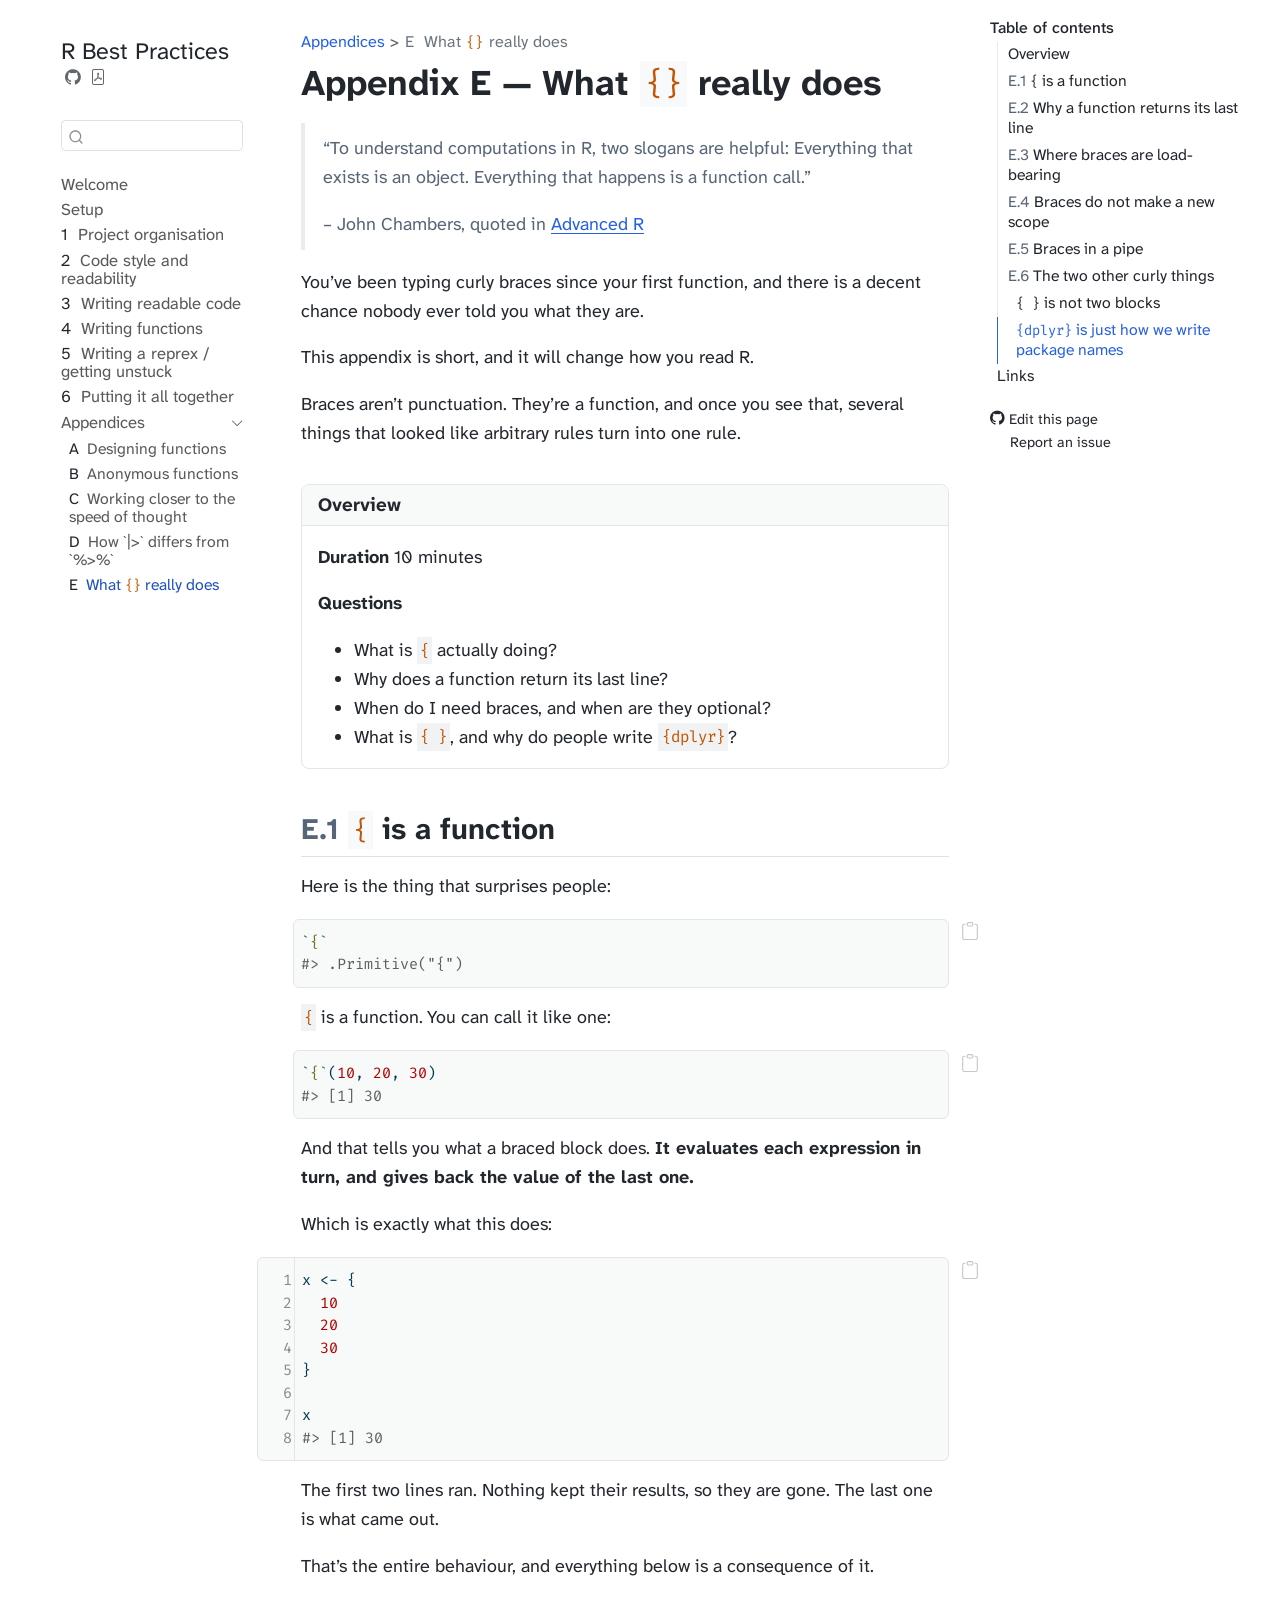
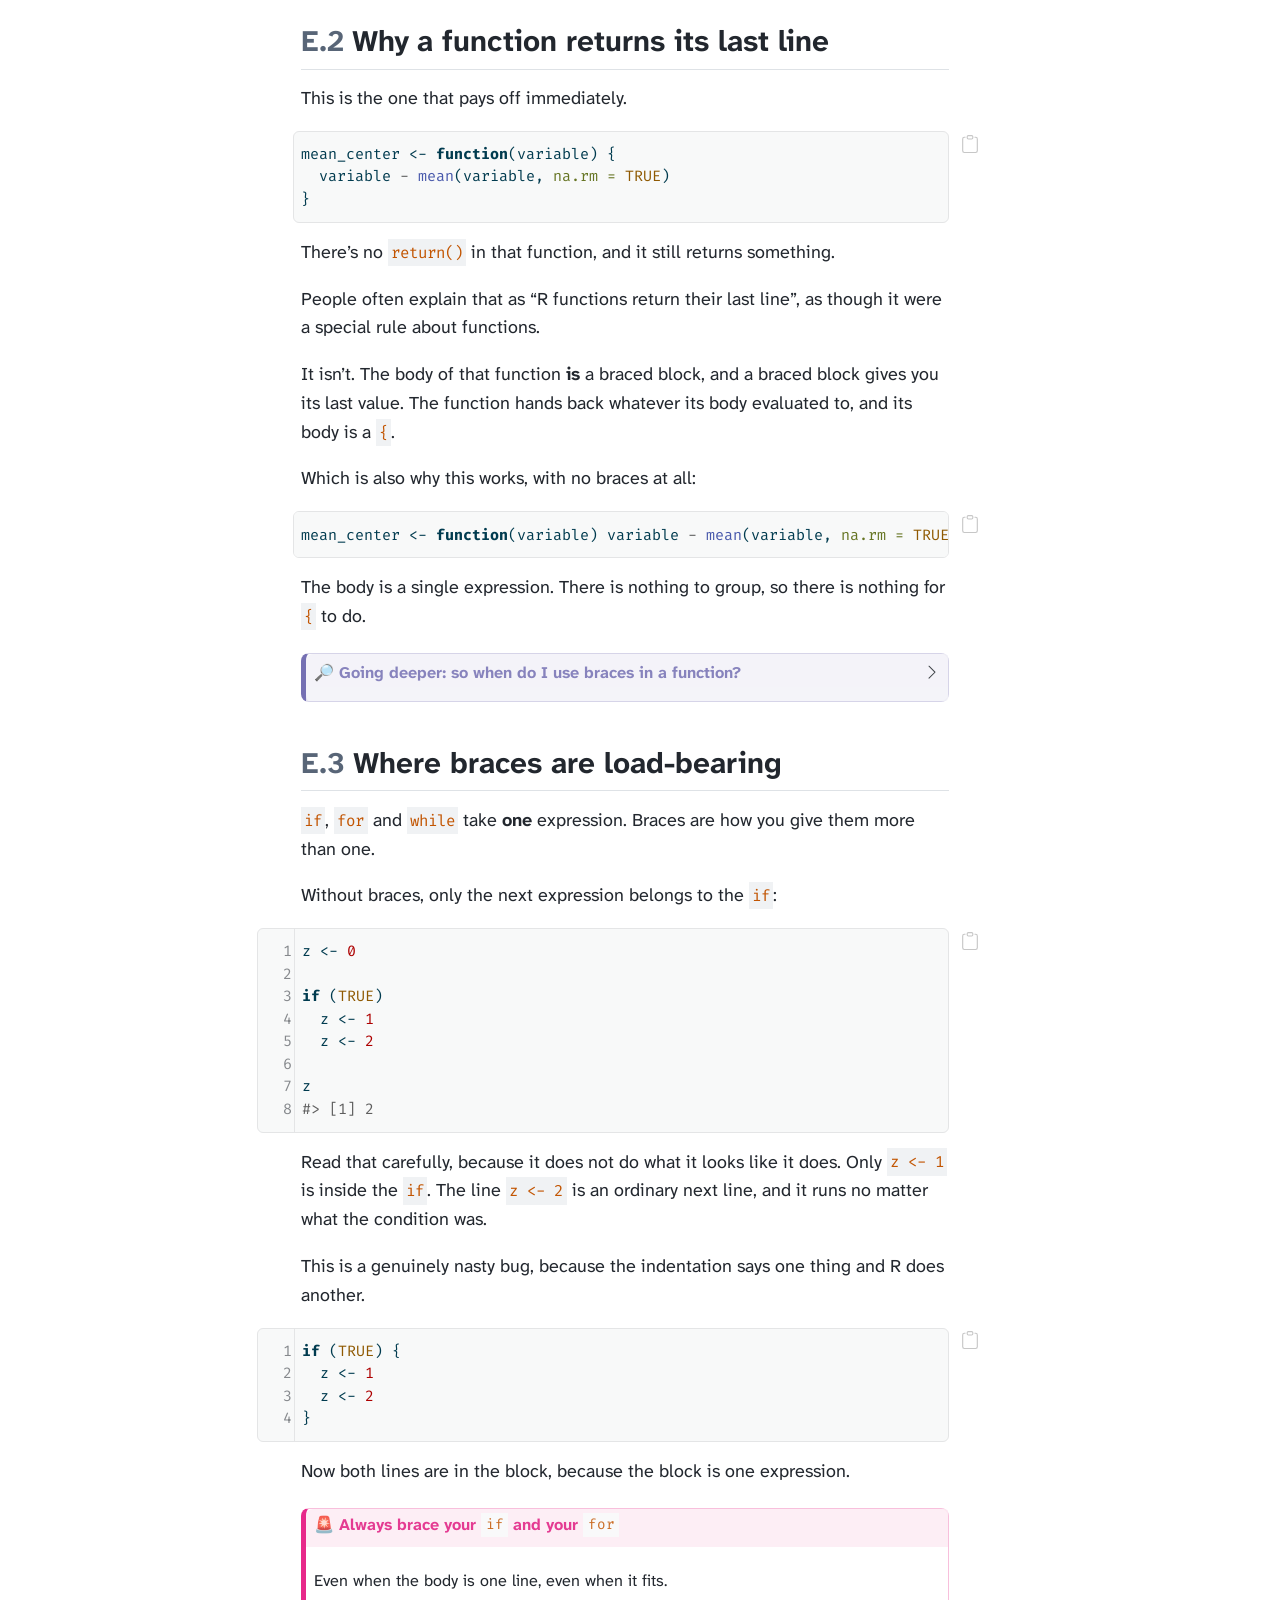
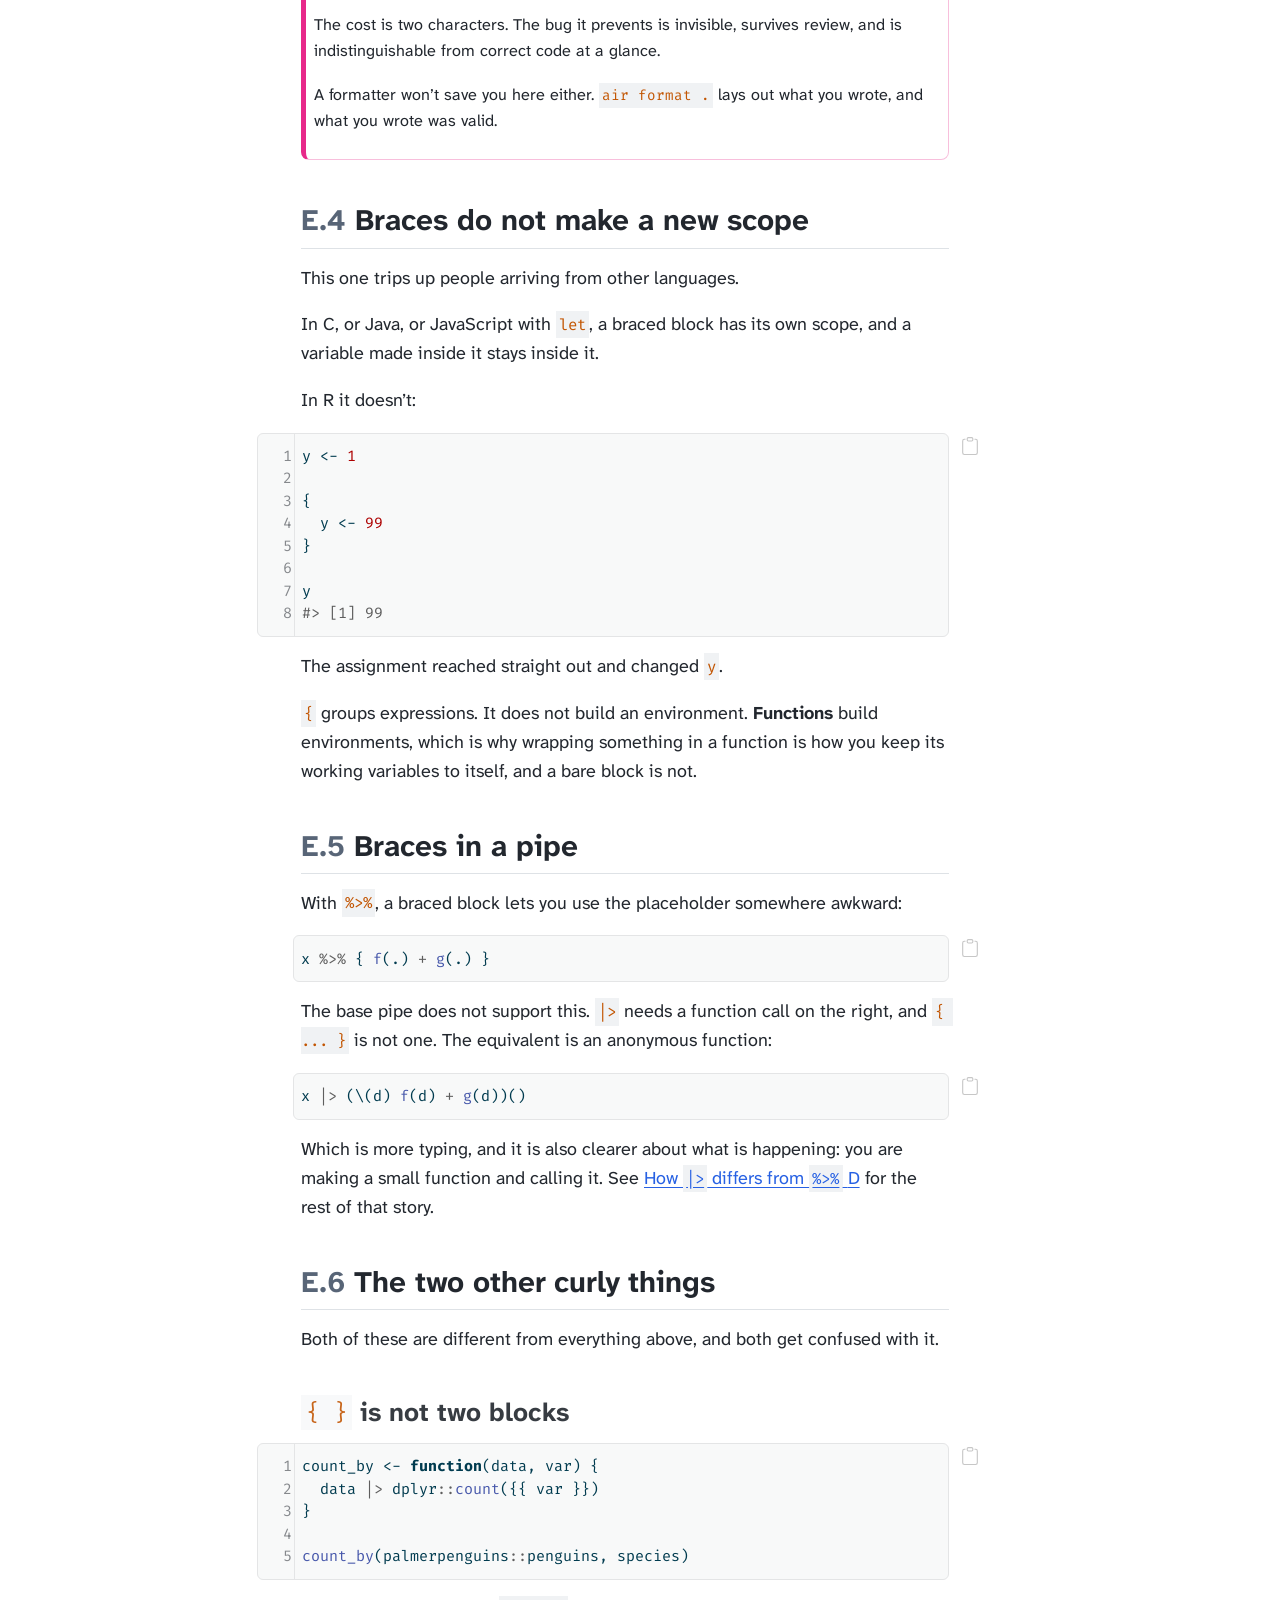
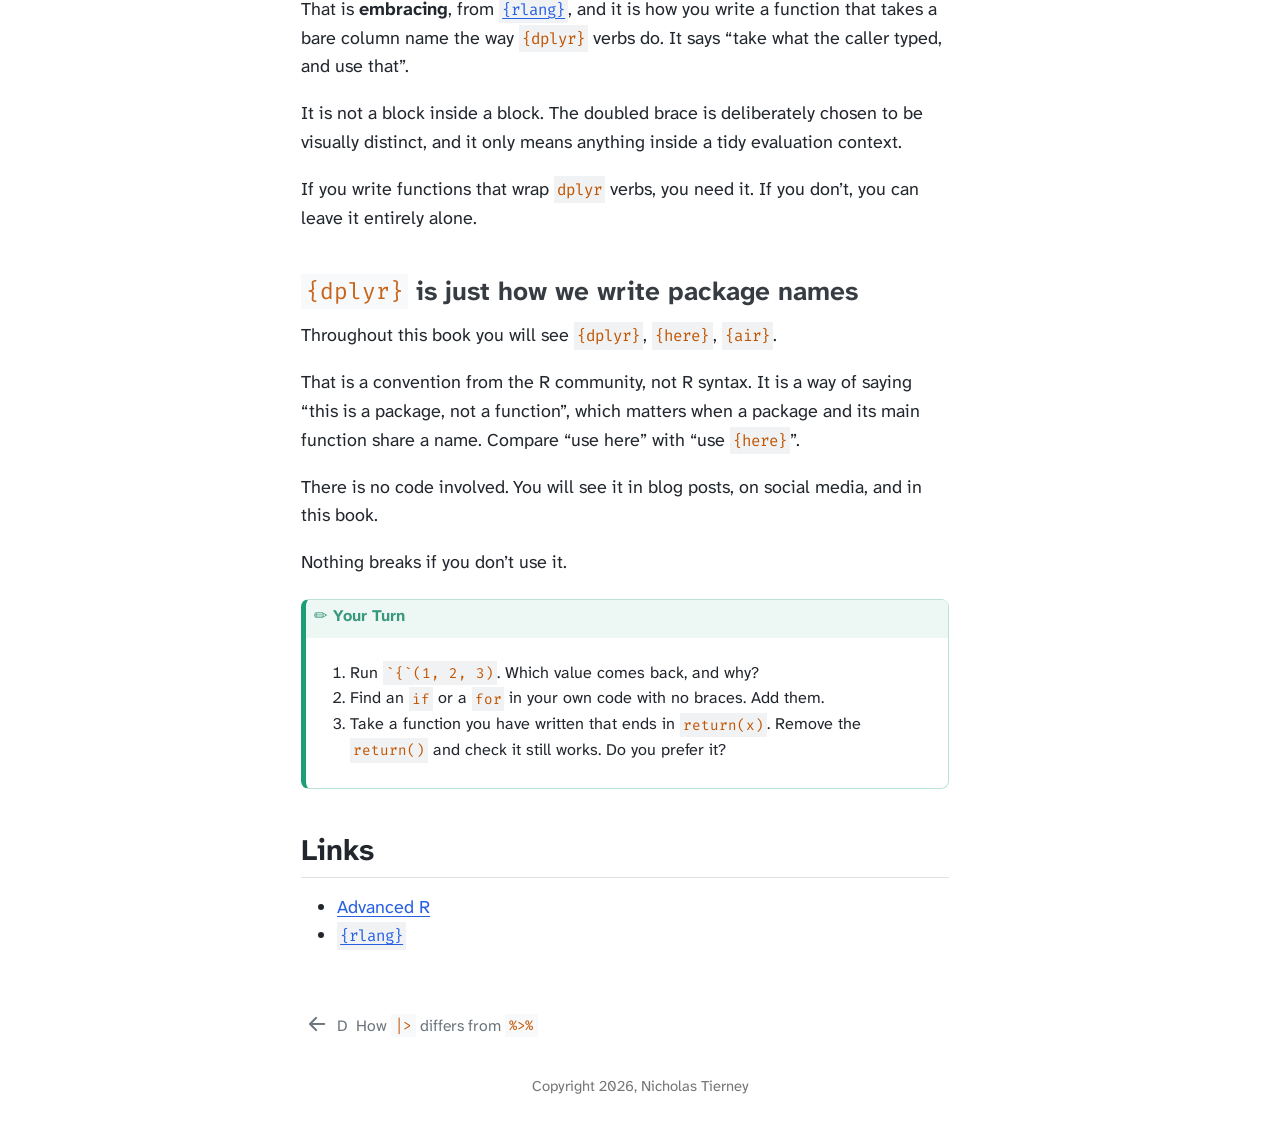
<file: appendix-curly-braces.html>
<!DOCTYPE html>
<html xmlns="http://www.w3.org/1999/xhtml" lang="en" xml:lang="en"><head>

<meta charset="utf-8">
<meta name="generator" content="quarto-1.10.18">

<meta name="viewport" content="width=device-width, initial-scale=1.0, user-scalable=yes">


<title>Appendix E — What {} really does – R Best Practices</title>
<style>
/* Default styles provided by pandoc.
** See https://pandoc.org/MANUAL.html#variables-for-html for config info.
*/
span.smallcaps{font-variant: small-caps;}
div.columns{display: flex; gap: 1.5em;}
div.column{flex: auto;}
@media screen {
div.columns{gap: min(4vw, 1.5em);}
div.column{overflow-x: auto;}
}
div.hanging-indent{margin-left: 1.5em; text-indent: -1.5em;}
ul.task-list{list-style: none;}
ul.task-list li input[type="checkbox"] {
  width: 0.8em;
  margin: 0 0.8em 0.2em -1em; /* quarto-specific, see https://github.com/quarto-dev/quarto-cli/issues/4556 */ 
  vertical-align: middle;
}
/* CSS for syntax highlighting */
html { -webkit-text-size-adjust: 100%; }
pre > code.sourceCode { white-space: pre; position: relative; }
pre > code.sourceCode > span { display: inline-block; line-height: 1.25; }
pre > code.sourceCode > span:empty { height: 1.2em; }
.sourceCode { overflow: visible; }
code.sourceCode > span { color: inherit; text-decoration: inherit; }
div.sourceCode { margin: 1em 0; }
pre.sourceCode { margin: 0; }
@media screen {
div.sourceCode { overflow: auto; }
}
@media print {
pre > code.sourceCode { white-space: pre-wrap; }
pre > code.sourceCode > span { text-indent: -5em; padding-left: 5em; }
}
pre.numberSource code
  { counter-reset: source-line 0; }
pre.numberSource code > span
  { position: relative; left: -4em; counter-increment: source-line; }
pre.numberSource code > span > a:first-child::before
  { content: counter(source-line);
    position: relative; left: -1em; text-align: right; vertical-align: baseline;
    border: none; display: inline-block;
    -webkit-touch-callout: none; -webkit-user-select: none;
    -khtml-user-select: none; -moz-user-select: none;
    -ms-user-select: none; user-select: none;
    padding: 0 4px; width: 4em;
  }
pre.numberSource { margin-left: 3em;  padding-left: 4px; }
div.sourceCode
  {   }
@media screen {
pre > code.sourceCode > span > a:first-child::before { text-decoration: underline; }
}
</style>


<script src="site_libs/quarto-nav/quarto-nav.js"></script>
<script src="site_libs/quarto-nav/headroom.min.js"></script>
<script src="site_libs/clipboard/clipboard.min.js"></script>
<script src="site_libs/quarto-search/autocomplete.umd.js"></script>
<script src="site_libs/quarto-search/fuse.min.js"></script>
<script src="site_libs/quarto-search/quarto-search.js"></script>
<meta name="quarto:offset" content="./">
<link href="./appendix-pipes.html" rel="prev">
<script src="site_libs/quarto-html/quarto.js" type="module"></script>
<script src="site_libs/quarto-html/tabsets/tabsets.js" type="module"></script>
<script src="site_libs/quarto-html/popper.min.js"></script>
<script src="site_libs/quarto-html/tippy.umd.min.js"></script>
<script src="site_libs/quarto-html/anchor.min.js"></script>
<link href="site_libs/quarto-html/tippy.css" rel="stylesheet">
<link href="site_libs/quarto-html/quarto-syntax-highlighting-b45b7b0fa9169e986df15f1ef60a279c.css" rel="stylesheet" id="quarto-text-highlighting-styles">
<script src="site_libs/bootstrap/bootstrap.min.js"></script>
<link href="site_libs/bootstrap/bootstrap-icons.css" rel="stylesheet">
<link href="site_libs/bootstrap/bootstrap-2892f92a2cf4cf9b4e1a4840b7613af4.min.css" rel="stylesheet" append-hash="true" id="quarto-bootstrap" data-mode="light">
<script id="quarto-search-options" type="application/json">{
  "location": "sidebar",
  "copy-button": false,
  "collapse-after": 3,
  "panel-placement": "start",
  "type": "textbox",
  "limit": 50,
  "keyboard-shortcut": [
    "f",
    "/",
    "s"
  ],
  "show-item-context": false,
  "language": {
    "search-no-results-text": "No results",
    "search-matching-documents-text": "matching documents",
    "search-copy-link-title": "Copy link to search",
    "search-hide-matches-text": "Hide additional matches",
    "search-more-match-text": "more match in this document",
    "search-more-matches-text": "more matches in this document",
    "search-clear-button-title": "Clear",
    "search-text-placeholder": "",
    "search-detached-cancel-button-title": "Cancel",
    "search-submit-button-title": "Submit",
    "search-label": "Search"
  }
}</script>


</head>

<body class="nav-sidebar floating quarto-light">

<div id="quarto-search-results"></div>
  <header id="quarto-header" class="headroom fixed-top">
  <nav class="quarto-secondary-nav">
    <div class="container-fluid d-flex">
      <button type="button" class="quarto-btn-toggle btn" data-bs-toggle="collapse" role="button" data-bs-target=".quarto-sidebar-collapse-item" aria-controls="quarto-sidebar" aria-expanded="false" aria-label="Toggle sidebar navigation" onclick="if (window.quartoToggleHeadroom) { window.quartoToggleHeadroom(); }">
        <i class="bi bi-layout-text-sidebar-reverse"></i>
      </button>
        <nav class="quarto-page-breadcrumbs" aria-label="breadcrumb"><ol class="breadcrumb"><li class="breadcrumb-item"><a href="./appendix-designing-functions.html">Appendices</a></li><li class="breadcrumb-item"><a href="./appendix-curly-braces.html"><span class="chapter-number">E</span>&nbsp; <span class="chapter-title">What <code>{}</code> really does</span></a></li></ol></nav>
        <a class="flex-grow-1" role="navigation" data-bs-toggle="collapse" data-bs-target=".quarto-sidebar-collapse-item" aria-controls="quarto-sidebar" aria-expanded="false" aria-label="Toggle sidebar navigation" onclick="if (window.quartoToggleHeadroom) { window.quartoToggleHeadroom(); }">      
        </a>
      <button type="button" class="btn quarto-search-button" aria-label="Search" onclick="window.quartoOpenSearch();">
        <i class="bi bi-search"></i>
      </button>
    </div>
  </nav>
</header>
<!-- content -->
<div id="quarto-content" class="quarto-container page-columns page-rows-contents page-layout-article">
<!-- sidebar -->
  <nav id="quarto-sidebar" class="sidebar collapse collapse-horizontal quarto-sidebar-collapse-item sidebar-navigation floating overflow-auto">
    <div class="pt-lg-2 mt-2 text-left sidebar-header">
    <div class="sidebar-title mb-0 py-0">
      <a href="./">R Best Practices</a> 
        <div class="sidebar-tools-main">
    <a href="https://github.com/njtierney/rbestpractices" title="Source Code" class="quarto-navigation-tool px-1" aria-label="Source Code"><i class="bi bi-github"></i></a>
    <a href="./R-Best-Practices.pdf" title="Download PDF" class="quarto-navigation-tool px-1" aria-label="Download PDF"><i class="bi bi-file-pdf"></i></a>
</div>
    </div>
      </div>
        <div class="mt-2 flex-shrink-0 align-items-center">
        <div class="sidebar-search">
        <div id="quarto-search" class="" title="Search"></div>
        </div>
        </div>
    <div class="sidebar-menu-container"> 
    <ul class="list-unstyled mt-1">
        <li class="sidebar-item">
  <div class="sidebar-item-container"> 
  <a href="./index.html" class="sidebar-item-text sidebar-link">
 <span class="menu-text">Welcome</span></a>
  </div>
</li>
        <li class="sidebar-item">
  <div class="sidebar-item-container"> 
  <a href="./setup.html" class="sidebar-item-text sidebar-link">
 <span class="menu-text">Setup</span></a>
  </div>
</li>
        <li class="sidebar-item">
  <div class="sidebar-item-container"> 
  <a href="./project-organisation.html" class="sidebar-item-text sidebar-link">
 <span class="menu-text"><span class="chapter-number">1</span>&nbsp; <span class="chapter-title">Project organisation</span></span></a>
  </div>
</li>
        <li class="sidebar-item">
  <div class="sidebar-item-container"> 
  <a href="./code-style-and-readability.html" class="sidebar-item-text sidebar-link">
 <span class="menu-text"><span class="chapter-number">2</span>&nbsp; <span class="chapter-title">Code style and readability</span></span></a>
  </div>
</li>
        <li class="sidebar-item">
  <div class="sidebar-item-container"> 
  <a href="./writing-readable-code.html" class="sidebar-item-text sidebar-link">
 <span class="menu-text"><span class="chapter-number">3</span>&nbsp; <span class="chapter-title">Writing readable code</span></span></a>
  </div>
</li>
        <li class="sidebar-item">
  <div class="sidebar-item-container"> 
  <a href="./writing-functions.html" class="sidebar-item-text sidebar-link">
 <span class="menu-text"><span class="chapter-number">4</span>&nbsp; <span class="chapter-title">Writing functions</span></span></a>
  </div>
</li>
        <li class="sidebar-item">
  <div class="sidebar-item-container"> 
  <a href="./writing-a-reprex-getting-unstuck.html" class="sidebar-item-text sidebar-link">
 <span class="menu-text"><span class="chapter-number">5</span>&nbsp; <span class="chapter-title">Writing a reprex / getting unstuck</span></span></a>
  </div>
</li>
        <li class="sidebar-item">
  <div class="sidebar-item-container"> 
  <a href="./putting-it-all-together.html" class="sidebar-item-text sidebar-link">
 <span class="menu-text"><span class="chapter-number">6</span>&nbsp; <span class="chapter-title">Putting it all together</span></span></a>
  </div>
</li>
        <li class="sidebar-item sidebar-item-section">
      <div class="sidebar-item-container"> 
            <a class="sidebar-item-text sidebar-link text-start" data-bs-toggle="collapse" data-bs-target="#quarto-sidebar-section-1" role="navigation" aria-expanded="true">
 <span class="menu-text">Appendices</span></a>
          <a class="sidebar-item-toggle text-start" data-bs-toggle="collapse" data-bs-target="#quarto-sidebar-section-1" role="navigation" aria-expanded="true" aria-label="Toggle section">
            <i class="bi bi-chevron-right ms-2"></i>
          </a> 
      </div>
      <ul id="quarto-sidebar-section-1" class="collapse list-unstyled sidebar-section depth1 show">  
          <li class="sidebar-item">
  <div class="sidebar-item-container"> 
  <a href="./appendix-designing-functions.html" class="sidebar-item-text sidebar-link">
 <span class="menu-text"><span class="chapter-number">A</span>&nbsp; <span class="chapter-title">Designing functions</span></span></a>
  </div>
</li>
          <li class="sidebar-item">
  <div class="sidebar-item-container"> 
  <a href="./appendix-anonymous-functions.html" class="sidebar-item-text sidebar-link">
 <span class="menu-text"><span class="chapter-number">B</span>&nbsp; <span class="chapter-title">Anonymous functions</span></span></a>
  </div>
</li>
          <li class="sidebar-item">
  <div class="sidebar-item-container"> 
  <a href="./appendix-speed-of-thought.html" class="sidebar-item-text sidebar-link">
 <span class="menu-text"><span class="chapter-number">C</span>&nbsp; <span class="chapter-title">Working closer to the speed of thought</span></span></a>
  </div>
</li>
          <li class="sidebar-item">
  <div class="sidebar-item-container"> 
  <a href="./appendix-pipes.html" class="sidebar-item-text sidebar-link">
 <span class="menu-text"><span class="chapter-number">D</span>&nbsp; <span class="chapter-title">How `|&gt;` differs from `%&gt;%`</span></span></a>
  </div>
</li>
          <li class="sidebar-item">
  <div class="sidebar-item-container"> 
  <a href="./appendix-curly-braces.html" class="sidebar-item-text sidebar-link active">
 <span class="menu-text"><span class="chapter-number">E</span>&nbsp; <span class="chapter-title">What <code>{}</code> really does</span></span></a>
  </div>
</li>
      </ul>
  </li>
    </ul>
    </div>
</nav>
<div id="quarto-sidebar-glass" class="quarto-sidebar-collapse-item" data-bs-toggle="collapse" data-bs-target=".quarto-sidebar-collapse-item"></div>
<!-- margin-sidebar -->
    <div id="quarto-margin-sidebar" class="sidebar margin-sidebar">
        <nav id="TOC" role="doc-toc" class="toc-active">
    <h2 id="toc-title">Table of contents</h2>
   
  <ul>
  <li><a href="#overview" id="toc-overview" class="nav-link active" data-scroll-target="#overview">Overview</a></li>
  <li><a href="#is-a-function" id="toc-is-a-function" class="nav-link" data-scroll-target="#is-a-function"><span class="header-section-number">E.1</span> <code>{</code> is a function</a></li>
  <li><a href="#why-a-function-returns-its-last-line" id="toc-why-a-function-returns-its-last-line" class="nav-link" data-scroll-target="#why-a-function-returns-its-last-line"><span class="header-section-number">E.2</span> Why a function returns its last line</a></li>
  <li><a href="#where-braces-are-load-bearing" id="toc-where-braces-are-load-bearing" class="nav-link" data-scroll-target="#where-braces-are-load-bearing"><span class="header-section-number">E.3</span> Where braces are load-bearing</a></li>
  <li><a href="#braces-do-not-make-a-new-scope" id="toc-braces-do-not-make-a-new-scope" class="nav-link" data-scroll-target="#braces-do-not-make-a-new-scope"><span class="header-section-number">E.4</span> Braces do not make a new scope</a></li>
  <li><a href="#braces-in-a-pipe" id="toc-braces-in-a-pipe" class="nav-link" data-scroll-target="#braces-in-a-pipe"><span class="header-section-number">E.5</span> Braces in a pipe</a></li>
  <li><a href="#the-two-other-curly-things" id="toc-the-two-other-curly-things" class="nav-link" data-scroll-target="#the-two-other-curly-things"><span class="header-section-number">E.6</span> The two other curly things</a>
  <ul class="collapse">
  <li><a href="#is-not-two-blocks" id="toc-is-not-two-blocks" class="nav-link" data-scroll-target="#is-not-two-blocks"><code>{ }</code> is not two blocks</a></li>
  <li><a href="#dplyr-is-just-how-we-write-package-names" id="toc-dplyr-is-just-how-we-write-package-names" class="nav-link" data-scroll-target="#dplyr-is-just-how-we-write-package-names"><code>{dplyr}</code> is just how we write package names</a></li>
  </ul></li>
  <li>Links</li>
  </ul>
<div class="toc-actions"><ul><li><a href="https://github.com/njtierney/rbestpractices/edit/main/appendix-curly-braces.qmd" class="toc-action"><i class="bi bi-github"></i>Edit this page</a></li><li><a href="https://github.com/njtierney/rbestpractices/issues/new" class="toc-action"><i class="bi empty"></i>Report an issue</a></li></ul></div></nav>
    </div>
<!-- main -->
<main class="content" id="quarto-document-content">

<header id="title-block-header" class="quarto-title-block default"><nav class="quarto-page-breadcrumbs quarto-title-breadcrumbs d-none d-lg-block" aria-label="breadcrumb"><ol class="breadcrumb"><li class="breadcrumb-item"><a href="./appendix-designing-functions.html">Appendices</a></li><li class="breadcrumb-item"><a href="./appendix-curly-braces.html"><span class="chapter-number">E</span>&nbsp; <span class="chapter-title">What <code>{}</code> really does</span></a></li></ol></nav>
<div class="quarto-title">
<h1 class="title"><span id="sec-curly-braces" class="quarto-section-identifier">Appendix E — What <code>{}</code> really does</span></h1>
</div>



<div class="quarto-title-meta">

    
  
    
  </div>
  


</header>


<blockquote class="blockquote">
<p>“To understand computations in R, two slogans are helpful: Everything that exists is an object. Everything that happens is a function call.”</p>
<p>– John Chambers, quoted in <a href="https://adv-r.hadley.nz/functions.html">Advanced R</a></p>
</blockquote>
<p>You’ve been typing curly braces since your first function, and there is a decent chance nobody ever told you what they are.</p>
<p>This appendix is short, and it will change how you read R.</p>
<p>Braces aren’t punctuation. They’re a function, and once you see that, several things that looked like arbitrary rules turn into one rule.</p>
<section id="overview" class="level2 unnumbered overview">
<h2 class="unnumbered anchored" data-anchor-id="overview">Overview</h2>
<p><strong>Duration</strong> 10 minutes</p>
<p><strong>Questions</strong></p>
<ul>
<li>What is <code>{</code> actually doing?</li>
<li>Why does a function return its last line?</li>
<li>When do I need braces, and when are they optional?</li>
<li>What is <code>{ }</code>, and why do people write <code>{dplyr}</code>?</li>
</ul>
</section>
<section id="is-a-function" class="level2" data-number="E.1">
<h2 data-number="E.1" class="anchored" data-anchor-id="is-a-function"><span class="header-section-number">E.1</span> <code>{</code> is a function</h2>
<p>Here is the thing that surprises people:</p>
<div class="code-copy-outer-scaffold"><div class="sourceCode" id="cb1"><pre class="sourceCode numberSource r number-lines code-with-copy"><code class="sourceCode r"><span id="cb1-1"><a href="#cb1-1" aria-label="1"></a><span class="st">`</span><span class="at">{</span><span class="st">`</span></span>
<span id="cb1-2"><a href="#cb1-2" aria-label="2"></a><span class="co">#&gt; .Primitive("{")</span></span></code></pre></div><button title="Copy to Clipboard" class="code-copy-button"><i class="bi"></i></button></div>
<p><code>{</code> is a function. You can call it like one:</p>
<div class="code-copy-outer-scaffold"><div class="sourceCode" id="cb2"><pre class="sourceCode numberSource r number-lines code-with-copy"><code class="sourceCode r"><span id="cb2-1"><a href="#cb2-1" aria-label="1"></a><span class="st">`</span><span class="at">{</span><span class="st">`</span>(<span class="dv">10</span>, <span class="dv">20</span>, <span class="dv">30</span>)</span>
<span id="cb2-2"><a href="#cb2-2" aria-label="2"></a><span class="co">#&gt; [1] 30</span></span></code></pre></div><button title="Copy to Clipboard" class="code-copy-button"><i class="bi"></i></button></div>
<p>And that tells you what a braced block does. <strong>It evaluates each expression in turn, and gives back the value of the last one.</strong></p>
<p>Which is exactly what this does:</p>
<div class="code-copy-outer-scaffold"><div class="sourceCode" id="cb3"><pre class="sourceCode numberSource r number-lines code-with-copy"><code class="sourceCode r"><span id="cb3-1"><a href="#cb3-1" aria-label="1"></a>x <span class="ot">&lt;-</span> {</span>
<span id="cb3-2"><a href="#cb3-2" aria-label="2"></a>  <span class="dv">10</span></span>
<span id="cb3-3"><a href="#cb3-3" aria-label="3"></a>  <span class="dv">20</span></span>
<span id="cb3-4"><a href="#cb3-4" aria-label="4"></a>  <span class="dv">30</span></span>
<span id="cb3-5"><a href="#cb3-5" aria-label="5"></a>}</span>
<span id="cb3-6"><a href="#cb3-6" aria-label="6"></a></span>
<span id="cb3-7"><a href="#cb3-7" aria-label="7"></a>x</span>
<span id="cb3-8"><a href="#cb3-8" aria-label="8"></a><span class="co">#&gt; [1] 30</span></span></code></pre></div><button title="Copy to Clipboard" class="code-copy-button"><i class="bi"></i></button></div>
<p>The first two lines ran. Nothing kept their results, so they are gone. The last one is what came out.</p>
<p>That’s the entire behaviour, and everything below is a consequence of it.</p>
</section>
<section id="why-a-function-returns-its-last-line" class="level2" data-number="E.2">
<h2 data-number="E.2" class="anchored" data-anchor-id="why-a-function-returns-its-last-line"><span class="header-section-number">E.2</span> Why a function returns its last line</h2>
<p>This is the one that pays off immediately.</p>
<div class="code-copy-outer-scaffold"><div class="sourceCode" id="cb4"><pre class="sourceCode numberSource r number-lines code-with-copy"><code class="sourceCode r"><span id="cb4-1"><a href="#cb4-1" aria-label="1"></a>mean_center <span class="ot">&lt;-</span> <span class="cf">function</span>(variable) {</span>
<span id="cb4-2"><a href="#cb4-2" aria-label="2"></a>  variable <span class="sc">-</span> <span class="fu">mean</span>(variable, <span class="at">na.rm =</span> <span class="cn">TRUE</span>)</span>
<span id="cb4-3"><a href="#cb4-3" aria-label="3"></a>}</span></code></pre></div><button title="Copy to Clipboard" class="code-copy-button"><i class="bi"></i></button></div>
<p>There’s no <code>return()</code> in that function, and it still returns something.</p>
<p>People often explain that as “R functions return their last line”, as though it were a special rule about functions.</p>
<p>It isn’t. The body of that function <strong>is</strong> a braced block, and a braced block gives you its last value. The function hands back whatever its body evaluated to, and its body is a <code>{</code>.</p>
<p>Which is also why this works, with no braces at all:</p>
<div class="code-copy-outer-scaffold"><div class="sourceCode" id="cb5"><pre class="sourceCode numberSource r number-lines code-with-copy"><code class="sourceCode r"><span id="cb5-1"><a href="#cb5-1" aria-label="1"></a>mean_center <span class="ot">&lt;-</span> <span class="cf">function</span>(variable) variable <span class="sc">-</span> <span class="fu">mean</span>(variable, <span class="at">na.rm =</span> <span class="cn">TRUE</span>)</span></code></pre></div><button title="Copy to Clipboard" class="code-copy-button"><i class="bi"></i></button></div>
<p>The body is a single expression. There is nothing to group, so there is nothing for <code>{</code> to do.</p>
<div class="callout callout-style-default callout-tip callout-titled" title="Going deeper: so when do I use braces in a function?">
<div class="callout-header d-flex align-content-center collapsed" data-bs-toggle="collapse" data-bs-target=".callout-1-contents" aria-controls="callout-1" aria-expanded="false" aria-label="Toggle callout">
<div class="callout-icon-container">
<i class="callout-icon"></i>
</div>
<div class="callout-title-container flex-fill">
<span class="screen-reader-only">Tip</span>Going deeper: so when do I use braces in a function?
</div>
<div class="callout-btn-toggle d-inline-block border-0 py-1 ps-1 pe-0 float-end"><i class="callout-toggle"></i></div>
</div>
<div id="callout-1" class="callout-1-contents callout-collapse collapse">
<div class="callout-body-container callout-body">
<p>The house rule for this course, and for my own code, is:</p>
<p><strong>Use <code>\(x) ...</code> for a one line anonymous function. Use <code>function(x) { ... }</code> for everything else.</strong></p>
<div class="code-copy-outer-scaffold"><div class="sourceCode" id="cb6"><pre class="sourceCode numberSource r number-lines code-with-copy"><code class="sourceCode r"><span id="cb6-1"><a href="#cb6-1" aria-label="1"></a><span class="co"># fine</span></span>
<span id="cb6-2"><a href="#cb6-2" aria-label="2"></a>purrr<span class="sc">::</span><span class="fu">map</span>(my_list, \(x) x<span class="sc">^</span><span class="dv">2</span>)</span>
<span id="cb6-3"><a href="#cb6-3" aria-label="3"></a></span>
<span id="cb6-4"><a href="#cb6-4" aria-label="4"></a><span class="co"># braces, because there are two steps and a name</span></span>
<span id="cb6-5"><a href="#cb6-5" aria-label="5"></a>center_scale <span class="ot">&lt;-</span> <span class="cf">function</span>(variable) {</span>
<span id="cb6-6"><a href="#cb6-6" aria-label="6"></a>  centered <span class="ot">&lt;-</span> <span class="fu">mean_center</span>(variable)</span>
<span id="cb6-7"><a href="#cb6-7" aria-label="7"></a>  <span class="fu">scale_sd</span>(centered)</span>
<span id="cb6-8"><a href="#cb6-8" aria-label="8"></a>}</span></code></pre></div><button title="Copy to Clipboard" class="code-copy-button"><i class="bi"></i></button></div>
<p>I put braces on any function I have named and saved, even a one-liner, because the day it grows a second line I don’t want to be editing its shape as well as its content.</p>
</div>
</div>
</div>
</section>
<section id="where-braces-are-load-bearing" class="level2" data-number="E.3">
<h2 data-number="E.3" class="anchored" data-anchor-id="where-braces-are-load-bearing"><span class="header-section-number">E.3</span> Where braces are load-bearing</h2>
<p><code>if</code>, <code>for</code> and <code>while</code> take <strong>one</strong> expression. Braces are how you give them more than one.</p>
<p>Without braces, only the next expression belongs to the <code>if</code>:</p>
<div class="code-copy-outer-scaffold"><div class="sourceCode" id="cb7"><pre class="sourceCode numberSource r number-lines code-with-copy"><code class="sourceCode r"><span id="cb7-1"><a href="#cb7-1" aria-label="1"></a>z <span class="ot">&lt;-</span> <span class="dv">0</span></span>
<span id="cb7-2"><a href="#cb7-2" aria-label="2"></a></span>
<span id="cb7-3"><a href="#cb7-3" aria-label="3"></a><span class="cf">if</span> (<span class="cn">TRUE</span>)</span>
<span id="cb7-4"><a href="#cb7-4" aria-label="4"></a>  z <span class="ot">&lt;-</span> <span class="dv">1</span></span>
<span id="cb7-5"><a href="#cb7-5" aria-label="5"></a>  z <span class="ot">&lt;-</span> <span class="dv">2</span></span>
<span id="cb7-6"><a href="#cb7-6" aria-label="6"></a></span>
<span id="cb7-7"><a href="#cb7-7" aria-label="7"></a>z</span>
<span id="cb7-8"><a href="#cb7-8" aria-label="8"></a><span class="co">#&gt; [1] 2</span></span></code></pre></div><button title="Copy to Clipboard" class="code-copy-button"><i class="bi"></i></button></div>
<p>Read that carefully, because it does not do what it looks like it does. Only <code>z &lt;- 1</code> is inside the <code>if</code>. The line <code>z &lt;- 2</code> is an ordinary next line, and it runs no matter what the condition was.</p>
<p>This is a genuinely nasty bug, because the indentation says one thing and R does another.</p>
<div class="code-copy-outer-scaffold"><div class="sourceCode" id="cb8"><pre class="sourceCode numberSource r number-lines code-with-copy"><code class="sourceCode r"><span id="cb8-1"><a href="#cb8-1" aria-label="1"></a><span class="cf">if</span> (<span class="cn">TRUE</span>) {</span>
<span id="cb8-2"><a href="#cb8-2" aria-label="2"></a>  z <span class="ot">&lt;-</span> <span class="dv">1</span></span>
<span id="cb8-3"><a href="#cb8-3" aria-label="3"></a>  z <span class="ot">&lt;-</span> <span class="dv">2</span></span>
<span id="cb8-4"><a href="#cb8-4" aria-label="4"></a>}</span></code></pre></div><button title="Copy to Clipboard" class="code-copy-button"><i class="bi"></i></button></div>
<p>Now both lines are in the block, because the block is one expression.</p>
<div class="callout callout-style-default callout-important callout-titled" title="Always brace your `if` and your `for`">
<div class="callout-header d-flex align-content-center">
<div class="callout-icon-container">
<i class="callout-icon"></i>
</div>
<div class="callout-title-container flex-fill">
<span class="screen-reader-only">Important</span>Always brace your <code>if</code> and your <code>for</code>
</div>
</div>
<div class="callout-body-container callout-body">
<p>Even when the body is one line, even when it fits.</p>
<p>The cost is two characters. The bug it prevents is invisible, survives review, and is indistinguishable from correct code at a glance.</p>
<p>A formatter won’t save you here either. <code>air format .</code> lays out what you wrote, and what you wrote was valid.</p>
</div>
</div>
</section>
<section id="braces-do-not-make-a-new-scope" class="level2" data-number="E.4">
<h2 data-number="E.4" class="anchored" data-anchor-id="braces-do-not-make-a-new-scope"><span class="header-section-number">E.4</span> Braces do not make a new scope</h2>
<p>This one trips up people arriving from other languages.</p>
<p>In C, or Java, or JavaScript with <code>let</code>, a braced block has its own scope, and a variable made inside it stays inside it.</p>
<p>In R it doesn’t:</p>
<div class="code-copy-outer-scaffold"><div class="sourceCode" id="cb9"><pre class="sourceCode numberSource r number-lines code-with-copy"><code class="sourceCode r"><span id="cb9-1"><a href="#cb9-1" aria-label="1"></a>y <span class="ot">&lt;-</span> <span class="dv">1</span></span>
<span id="cb9-2"><a href="#cb9-2" aria-label="2"></a></span>
<span id="cb9-3"><a href="#cb9-3" aria-label="3"></a>{</span>
<span id="cb9-4"><a href="#cb9-4" aria-label="4"></a>  y <span class="ot">&lt;-</span> <span class="dv">99</span></span>
<span id="cb9-5"><a href="#cb9-5" aria-label="5"></a>}</span>
<span id="cb9-6"><a href="#cb9-6" aria-label="6"></a></span>
<span id="cb9-7"><a href="#cb9-7" aria-label="7"></a>y</span>
<span id="cb9-8"><a href="#cb9-8" aria-label="8"></a><span class="co">#&gt; [1] 99</span></span></code></pre></div><button title="Copy to Clipboard" class="code-copy-button"><i class="bi"></i></button></div>
<p>The assignment reached straight out and changed <code>y</code>.</p>
<p><code>{</code> groups expressions. It does not build an environment. <strong>Functions</strong> build environments, which is why wrapping something in a function is how you keep its working variables to itself, and a bare block is not.</p>
</section>
<section id="braces-in-a-pipe" class="level2" data-number="E.5">
<h2 data-number="E.5" class="anchored" data-anchor-id="braces-in-a-pipe"><span class="header-section-number">E.5</span> Braces in a pipe</h2>
<p>With <code>%&gt;%</code>, a braced block lets you use the placeholder somewhere awkward:</p>
<div class="code-copy-outer-scaffold"><div class="sourceCode" id="cb10"><pre class="sourceCode numberSource r number-lines code-with-copy"><code class="sourceCode r"><span id="cb10-1"><a href="#cb10-1" aria-label="1"></a>x <span class="sc">%&gt;%</span> { <span class="fu">f</span>(.) <span class="sc">+</span> <span class="fu">g</span>(.) }</span></code></pre></div><button title="Copy to Clipboard" class="code-copy-button"><i class="bi"></i></button></div>
<p>The base pipe does not support this. <code>|&gt;</code> needs a function call on the right, and <code>{ ... }</code> is not one. The equivalent is an anonymous function:</p>
<div class="code-copy-outer-scaffold"><div class="sourceCode" id="cb11"><pre class="sourceCode numberSource r number-lines code-with-copy"><code class="sourceCode r"><span id="cb11-1"><a href="#cb11-1" aria-label="1"></a>x <span class="sc">|&gt;</span> (\(d) <span class="fu">f</span>(d) <span class="sc">+</span> <span class="fu">g</span>(d))()</span></code></pre></div><button title="Copy to Clipboard" class="code-copy-button"><i class="bi"></i></button></div>
<p>Which is more typing, and it is also clearer about what is happening: you are making a small function and calling it. See <a href="appendix-pipes.html" class="quarto-xref">How <code>|&gt;</code> differs from <code>%&gt;%</code>&nbsp;<span>D</span></a> for the rest of that story.</p>
</section>
<section id="the-two-other-curly-things" class="level2" data-number="E.6">
<h2 data-number="E.6" class="anchored" data-anchor-id="the-two-other-curly-things"><span class="header-section-number">E.6</span> The two other curly things</h2>
<p>Both of these are different from everything above, and both get confused with it.</p>
<section id="is-not-two-blocks" class="level3">
<h3 class="anchored" data-anchor-id="is-not-two-blocks"><code>{ }</code> is not two blocks</h3>
<div class="code-copy-outer-scaffold"><div class="sourceCode" id="cb12"><pre class="sourceCode numberSource r number-lines code-with-copy"><code class="sourceCode r"><span id="cb12-1"><a href="#cb12-1" aria-label="1"></a>count_by <span class="ot">&lt;-</span> <span class="cf">function</span>(data, var) {</span>
<span id="cb12-2"><a href="#cb12-2" aria-label="2"></a>  data <span class="sc">|&gt;</span> dplyr<span class="sc">::</span><span class="fu">count</span>({{ var }})</span>
<span id="cb12-3"><a href="#cb12-3" aria-label="3"></a>}</span>
<span id="cb12-4"><a href="#cb12-4" aria-label="4"></a></span>
<span id="cb12-5"><a href="#cb12-5" aria-label="5"></a><span class="fu">count_by</span>(palmerpenguins<span class="sc">::</span>penguins, species)</span></code></pre></div><button title="Copy to Clipboard" class="code-copy-button"><i class="bi"></i></button></div>
<p>That is <strong>embracing</strong>, from <a href="https://rlang.r-lib.org/"><code>{rlang}</code></a>, and it is how you write a function that takes a bare column name the way <code>{dplyr}</code> verbs do. It says “take what the caller typed, and use that”.</p>
<p>It is not a block inside a block. The doubled brace is deliberately chosen to be visually distinct, and it only means anything inside a tidy evaluation context.</p>
<p>If you write functions that wrap <code>dplyr</code> verbs, you need it. If you don’t, you can leave it entirely alone.</p>
</section>
<section id="dplyr-is-just-how-we-write-package-names" class="level3">
<h3 class="anchored" data-anchor-id="dplyr-is-just-how-we-write-package-names"><code>{dplyr}</code> is just how we write package names</h3>
<p>Throughout this book you will see <code>{dplyr}</code>, <code>{here}</code>, <code>{air}</code>.</p>
<p>That is a convention from the R community, not R syntax. It is a way of saying “this is a package, not a function”, which matters when a package and its main function share a name. Compare “use here” with “use <code>{here}</code>”.</p>
<p>There is no code involved. You will see it in blog posts, on social media, and in this book.</p>
<p>Nothing breaks if you don’t use it.</p>
<div class="callout callout-style-default callout-note callout-titled" title="Your Turn">
<div class="callout-header d-flex align-content-center">
<div class="callout-icon-container">
<i class="callout-icon"></i>
</div>
<div class="callout-title-container flex-fill">
<span class="screen-reader-only">Note</span>Your Turn
</div>
</div>
<div class="callout-body-container callout-body">
<ol type="1">
<li>Run <code>`{`(1, 2, 3)</code>. Which value comes back, and why?</li>
<li>Find an <code>if</code> or a <code>for</code> in your own code with no braces. Add them.</li>
<li>Take a function you have written that ends in <code>return(x)</code>. Remove the <code>return()</code> and check it still works. Do you prefer it?</li>
</ol>
</div>
</div>


</section>
</section>
<section class="level2 unnumbered">
<h2 class="unnumbered anchored" data-anchor-id="">Links</h2>
<ul>
<li><a href="https://adv-r.hadley.nz/functions.html">Advanced R</a></li>
<li><a href="https://rlang.r-lib.org/"><code>{rlang}</code></a></li>
</ul>
</section>

</main> <!-- /main -->
<script id="quarto-html-after-body" type="application/javascript">
  window.document.addEventListener("DOMContentLoaded", function (event) {
    const icon = "";
    const anchorJS = new window.AnchorJS();
    anchorJS.options = {
      placement: 'right',
      icon: icon
    };
    anchorJS.add('.anchored');
    const isCodeAnnotation = (el) => {
      for (const clz of el.classList) {
        if (clz.startsWith('code-annotation-')) {                     
          return true;
        }
      }
      return false;
    }
    const onCopySuccess = function(e) {
      // button target
      const button = e.trigger;
      // don't keep focus
      button.blur();
      // flash "checked"
      button.classList.add('code-copy-button-checked');
      var currentTitle = button.getAttribute("title");
      button.setAttribute("title", "Copied!");
      let tooltip;
      if (window.bootstrap) {
        button.setAttribute("data-bs-toggle", "tooltip");
        button.setAttribute("data-bs-placement", "left");
        button.setAttribute("data-bs-title", "Copied!");
        tooltip = new bootstrap.Tooltip(button, 
          { trigger: "manual", 
            customClass: "code-copy-button-tooltip",
            offset: [0, -8]});
        tooltip.show();    
      }
      setTimeout(function() {
        if (tooltip) {
          tooltip.hide();
          button.removeAttribute("data-bs-title");
          button.removeAttribute("data-bs-toggle");
          button.removeAttribute("data-bs-placement");
        }
        button.setAttribute("title", currentTitle);
        button.classList.remove('code-copy-button-checked');
      }, 1000);
      // clear code selection
      e.clearSelection();
    }
    const getTextToCopy = function(trigger) {
      const outerScaffold = trigger.parentElement.cloneNode(true);
      const codeEl = outerScaffold.querySelector('code');
      for (const childEl of codeEl.children) {
        if (isCodeAnnotation(childEl)) {
          childEl.remove();
        }
      }
      return codeEl.innerText;
    }
    const clipboard = new window.ClipboardJS('.code-copy-button:not([data-in-quarto-modal])', {
      text: getTextToCopy
    });
    clipboard.on('success', onCopySuccess);
    if (window.document.getElementById('quarto-embedded-source-code-modal')) {
      const clipboardModal = new window.ClipboardJS('.code-copy-button[data-in-quarto-modal]', {
        text: getTextToCopy,
        container: window.document.getElementById('quarto-embedded-source-code-modal')
      });
      clipboardModal.on('success', onCopySuccess);
    }
      var localhostRegex = new RegExp(/^(?:http|https):\/\/localhost\:?[0-9]*\//);
      var mailtoRegex = new RegExp(/^mailto:/);
        var filterRegex = new RegExp("https:\/\/r-best-practices\.njtierney\.com");
      var isInternal = (href) => {
          return filterRegex.test(href) || localhostRegex.test(href) || mailtoRegex.test(href);
      }
      // Inspect non-navigation links and adorn them if external
     var links = window.document.querySelectorAll('a[href]:not(.nav-link):not(.navbar-brand):not(.toc-action):not(.sidebar-link):not(.sidebar-item-toggle):not(.pagination-link):not(.no-external):not([aria-hidden]):not(.dropdown-item):not(.quarto-navigation-tool):not(.about-link)');
      for (var i=0; i<links.length; i++) {
        const link = links[i];
        if (!isInternal(link.href)) {
          // undo the damage that might have been done by quarto-nav.js in the case of
          // links that we want to consider external
          if (link.dataset.originalHref !== undefined) {
            link.href = link.dataset.originalHref;
          }
        }
      }
    function tippyHover(el, contentFn, onTriggerFn, onUntriggerFn) {
      const config = {
        allowHTML: true,
        maxWidth: 500,
        delay: 100,
        arrow: false,
        appendTo: function(el) {
            return el.parentElement;
        },
        interactive: true,
        interactiveBorder: 10,
        theme: 'quarto',
        placement: 'bottom-start',
      };
      if (contentFn) {
        config.content = contentFn;
      }
      if (onTriggerFn) {
        config.onTrigger = onTriggerFn;
      }
      if (onUntriggerFn) {
        config.onUntrigger = onUntriggerFn;
      }
      window.tippy(el, config); 
    }
    const noterefs = window.document.querySelectorAll('a[role="doc-noteref"]');
    for (var i=0; i<noterefs.length; i++) {
      const ref = noterefs[i];
      tippyHover(ref, function() {
        // use id or data attribute instead here
        let href = ref.getAttribute('data-footnote-href') || ref.getAttribute('href');
        try { href = new URL(href).hash; } catch {}
        const id = href.replace(/^#\/?/, "");
        const note = window.document.getElementById(id);
        if (note) {
          return note.innerHTML;
        } else {
          return "";
        }
      });
    }
    const xrefs = window.document.querySelectorAll('a.quarto-xref');
    const processXRef = (id, note) => {
      // Strip column container classes
      const stripColumnClz = (el) => {
        el.classList.remove("page-full", "page-columns");
        if (el.children) {
          for (const child of el.children) {
            stripColumnClz(child);
          }
        }
      }
      stripColumnClz(note)
      if (id === null || id.startsWith('sec-')) {
        // Special case sections, only their first couple elements
        const container = document.createElement("div");
        if (note.children && note.children.length > 2) {
          container.appendChild(note.children[0].cloneNode(true));
          for (let i = 1; i < note.children.length; i++) {
            const child = note.children[i];
            if (child.tagName === "P" && child.innerText === "") {
              continue;
            } else {
              container.appendChild(child.cloneNode(true));
              break;
            }
          }
          if (window.Quarto?.typesetMath) {
            window.Quarto.typesetMath(container);
          }
          return container.innerHTML
        } else {
          if (window.Quarto?.typesetMath) {
            window.Quarto.typesetMath(note);
          }
          return note.innerHTML;
        }
      } else {
        // Remove any anchor links if they are present
        const anchorLink = note.querySelector('a.anchorjs-link');
        if (anchorLink) {
          anchorLink.remove();
        }
        if (window.Quarto?.typesetMath) {
          window.Quarto.typesetMath(note);
        }
        if (note.classList.contains("callout")) {
          return note.outerHTML;
        } else {
          return note.innerHTML;
        }
      }
    }
    for (var i=0; i<xrefs.length; i++) {
      const xref = xrefs[i];
      tippyHover(xref, undefined, function(instance) {
        instance.disable();
        let url = xref.getAttribute('href');
        let hash = undefined; 
        if (url.startsWith('#')) {
          hash = url;
        } else {
          try { hash = new URL(url).hash; } catch {}
        }
        if (hash) {
          const id = hash.replace(/^#\/?/, "");
          const note = window.document.getElementById(id);
          if (note !== null) {
            try {
              const html = processXRef(id, note.cloneNode(true));
              instance.setContent(html);
            } finally {
              instance.enable();
              instance.show();
            }
          } else {
            // See if we can fetch this
            fetch(url.split('#')[0])
            .then(res => res.text())
            .then(html => {
              const parser = new DOMParser();
              const htmlDoc = parser.parseFromString(html, "text/html");
              const note = htmlDoc.getElementById(id);
              if (note !== null) {
                const html = processXRef(id, note);
                instance.setContent(html);
              } 
            }).finally(() => {
              instance.enable();
              instance.show();
            });
          }
        } else {
          // See if we can fetch a full url (with no hash to target)
          // This is a special case and we should probably do some content thinning / targeting
          fetch(url)
          .then(res => res.text())
          .then(html => {
            const parser = new DOMParser();
            const htmlDoc = parser.parseFromString(html, "text/html");
            const note = htmlDoc.querySelector('main.content');
            if (note !== null) {
              // This should only happen for chapter cross references
              // (since there is no id in the URL)
              // remove the first header
              if (note.children.length > 0 && note.children[0].tagName === "HEADER") {
                note.children[0].remove();
              }
              const html = processXRef(null, note);
              instance.setContent(html);
            } 
          }).finally(() => {
            instance.enable();
            instance.show();
          });
        }
      }, function(instance) {
      });
    }
        let selectedAnnoteEl;
        const selectorForAnnotation = ( cell, annotation) => {
          let cellAttr = 'data-code-cell="' + cell + '"';
          let lineAttr = 'data-code-annotation="' +  annotation + '"';
          const selector = 'span[' + cellAttr + '][' + lineAttr + ']';
          return selector;
        }
        const selectCodeLines = (annoteEl) => {
          const doc = window.document;
          const targetCell = annoteEl.getAttribute("data-target-cell");
          const targetAnnotation = annoteEl.getAttribute("data-target-annotation");
          const annoteSpan = window.document.querySelector(selectorForAnnotation(targetCell, targetAnnotation));
          const lines = annoteSpan.getAttribute("data-code-lines").split(",");
          const lineIds = lines.map((line) => {
            return targetCell + "-" + line;
          })
          let top = null;
          let height = null;
          let parent = null;
          if (lineIds.length > 0) {
              //compute the position of the single el (top and bottom and make a div)
              const el = window.document.getElementById(lineIds[0]);
              top = el.offsetTop;
              height = el.offsetHeight;
              parent = el.parentElement.parentElement;
            if (lineIds.length > 1) {
              const lastEl = window.document.getElementById(lineIds[lineIds.length - 1]);
              const bottom = lastEl.offsetTop + lastEl.offsetHeight;
              height = bottom - top;
            }
            if (top !== null && height !== null && parent !== null) {
              // cook up a div (if necessary) and position it 
              let div = window.document.getElementById("code-annotation-line-highlight");
              if (div === null) {
                div = window.document.createElement("div");
                div.setAttribute("id", "code-annotation-line-highlight");
                div.style.position = 'absolute';
                parent.appendChild(div);
              }
              div.style.top = top - 2 + "px";
              div.style.height = height + 4 + "px";
              div.style.left = 0;
              let gutterDiv = window.document.getElementById("code-annotation-line-highlight-gutter");
              if (gutterDiv === null) {
                gutterDiv = window.document.createElement("div");
                gutterDiv.setAttribute("id", "code-annotation-line-highlight-gutter");
                gutterDiv.style.position = 'absolute';
                const codeCell = window.document.getElementById(targetCell);
                const gutter = codeCell.querySelector('.code-annotation-gutter');
                gutter.appendChild(gutterDiv);
              }
              gutterDiv.style.top = top - 2 + "px";
              gutterDiv.style.height = height + 4 + "px";
            }
            selectedAnnoteEl = annoteEl;
          }
        };
        const unselectCodeLines = () => {
          const elementsIds = ["code-annotation-line-highlight", "code-annotation-line-highlight-gutter"];
          elementsIds.forEach((elId) => {
            const div = window.document.getElementById(elId);
            if (div) {
              div.remove();
            }
          });
          selectedAnnoteEl = undefined;
        };
          // Handle positioning of the toggle
      window.addEventListener(
        "resize",
        throttle(() => {
          elRect = undefined;
          if (selectedAnnoteEl) {
            selectCodeLines(selectedAnnoteEl);
          }
        }, 10)
      );
      function throttle(fn, ms) {
      let throttle = false;
      let timer;
        return (...args) => {
          if(!throttle) { // first call gets through
              fn.apply(this, args);
              throttle = true;
          } else { // all the others get throttled
              if(timer) clearTimeout(timer); // cancel #2
              timer = setTimeout(() => {
                fn.apply(this, args);
                timer = throttle = false;
              }, ms);
          }
        };
      }
        // Attach click handler to the DT
        const annoteDls = window.document.querySelectorAll('dt[data-target-cell]');
        for (const annoteDlNode of annoteDls) {
          annoteDlNode.addEventListener('click', (event) => {
            const clickedEl = event.target;
            if (clickedEl !== selectedAnnoteEl) {
              unselectCodeLines();
              const activeEl = window.document.querySelector('dt[data-target-cell].code-annotation-active');
              if (activeEl) {
                activeEl.classList.remove('code-annotation-active');
              }
              selectCodeLines(clickedEl);
              clickedEl.classList.add('code-annotation-active');
            } else {
              // Unselect the line
              unselectCodeLines();
              clickedEl.classList.remove('code-annotation-active');
            }
          });
        }
    const findCites = (el) => {
      const parentEl = el.parentElement;
      if (parentEl) {
        const cites = parentEl.dataset.cites;
        if (cites) {
          return {
            el,
            cites: cites.split(' ')
          };
        } else {
          return findCites(el.parentElement)
        }
      } else {
        return undefined;
      }
    };
    var bibliorefs = window.document.querySelectorAll('a[role="doc-biblioref"]');
    for (var i=0; i<bibliorefs.length; i++) {
      const ref = bibliorefs[i];
      const citeInfo = findCites(ref);
      if (citeInfo) {
        tippyHover(citeInfo.el, function() {
          var popup = window.document.createElement('div');
          citeInfo.cites.forEach(function(cite) {
            var citeDiv = window.document.createElement('div');
            citeDiv.classList.add('hanging-indent');
            citeDiv.classList.add('csl-entry');
            var biblioDiv = window.document.getElementById('ref-' + cite);
            if (biblioDiv) {
              citeDiv.innerHTML = biblioDiv.innerHTML;
            }
            popup.appendChild(citeDiv);
          });
          return popup.innerHTML;
        });
      }
    }
  });
  </script>
<nav class="page-navigation">
  <div class="nav-page nav-page-previous">
      <a href="./appendix-pipes.html" class="pagination-link" aria-label="How `|>` differs from `%>%`">
        <i class="bi bi-arrow-left-short"></i> <span class="nav-page-text"><span class="chapter-number">D</span>&nbsp; <span class="chapter-title">How <code>|&gt;</code> differs from <code>%&gt;%</code></span></span>
      </a>          
  </div>
  <div class="nav-page nav-page-next">
  </div>
</nav>
</div> <!-- /content -->
<footer class="footer">
  <div class="nav-footer">
    <div class="nav-footer-left">
      &nbsp;
    </div>   
    <div class="nav-footer-center">
<p>Copyright 2026, Nicholas Tierney</p>
<div class="toc-actions d-sm-block d-md-none"><ul><li><a href="https://github.com/njtierney/rbestpractices/edit/main/appendix-curly-braces.qmd" class="toc-action"><i class="bi bi-github"></i>Edit this page</a></li><li><a href="https://github.com/njtierney/rbestpractices/issues/new" class="toc-action"><i class="bi empty"></i>Report an issue</a></li></ul></div></div>
    <div class="nav-footer-right">
      &nbsp;
    </div>
  </div>
</footer>




</body></html>
</file>
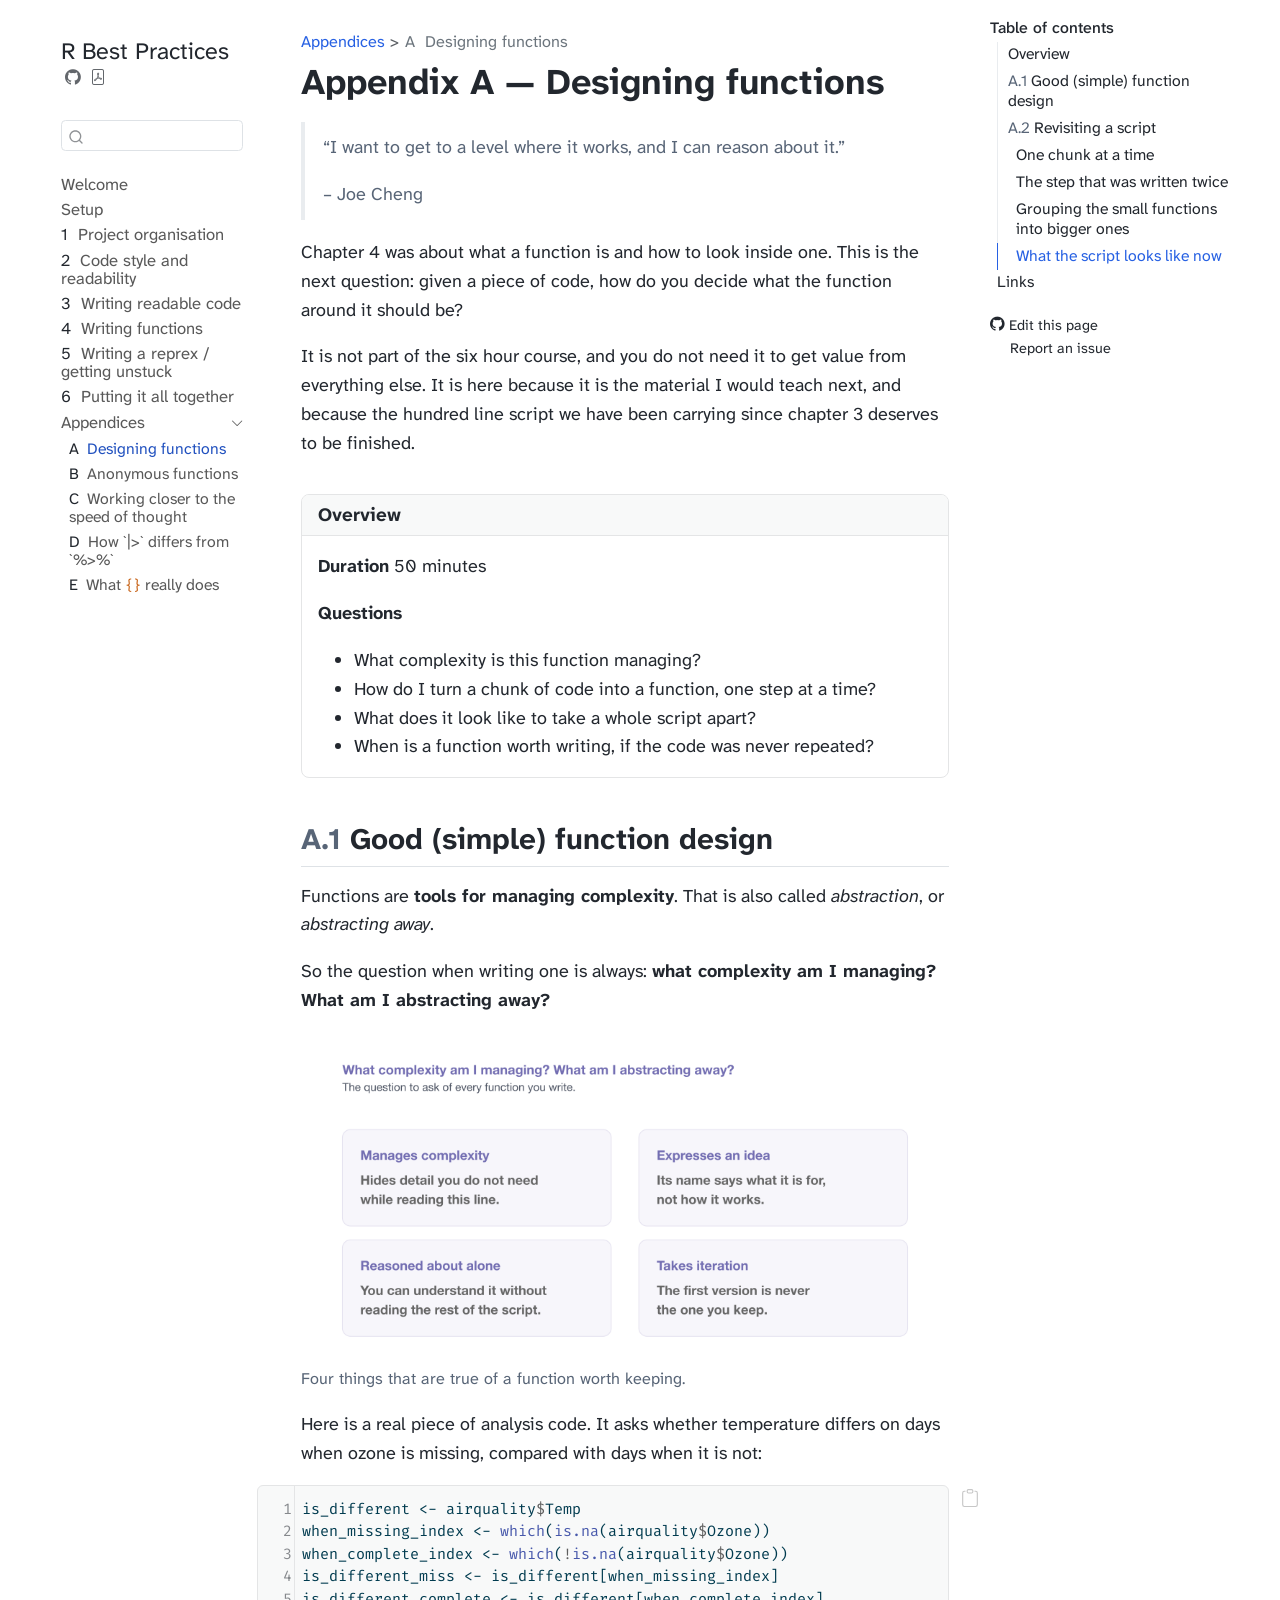
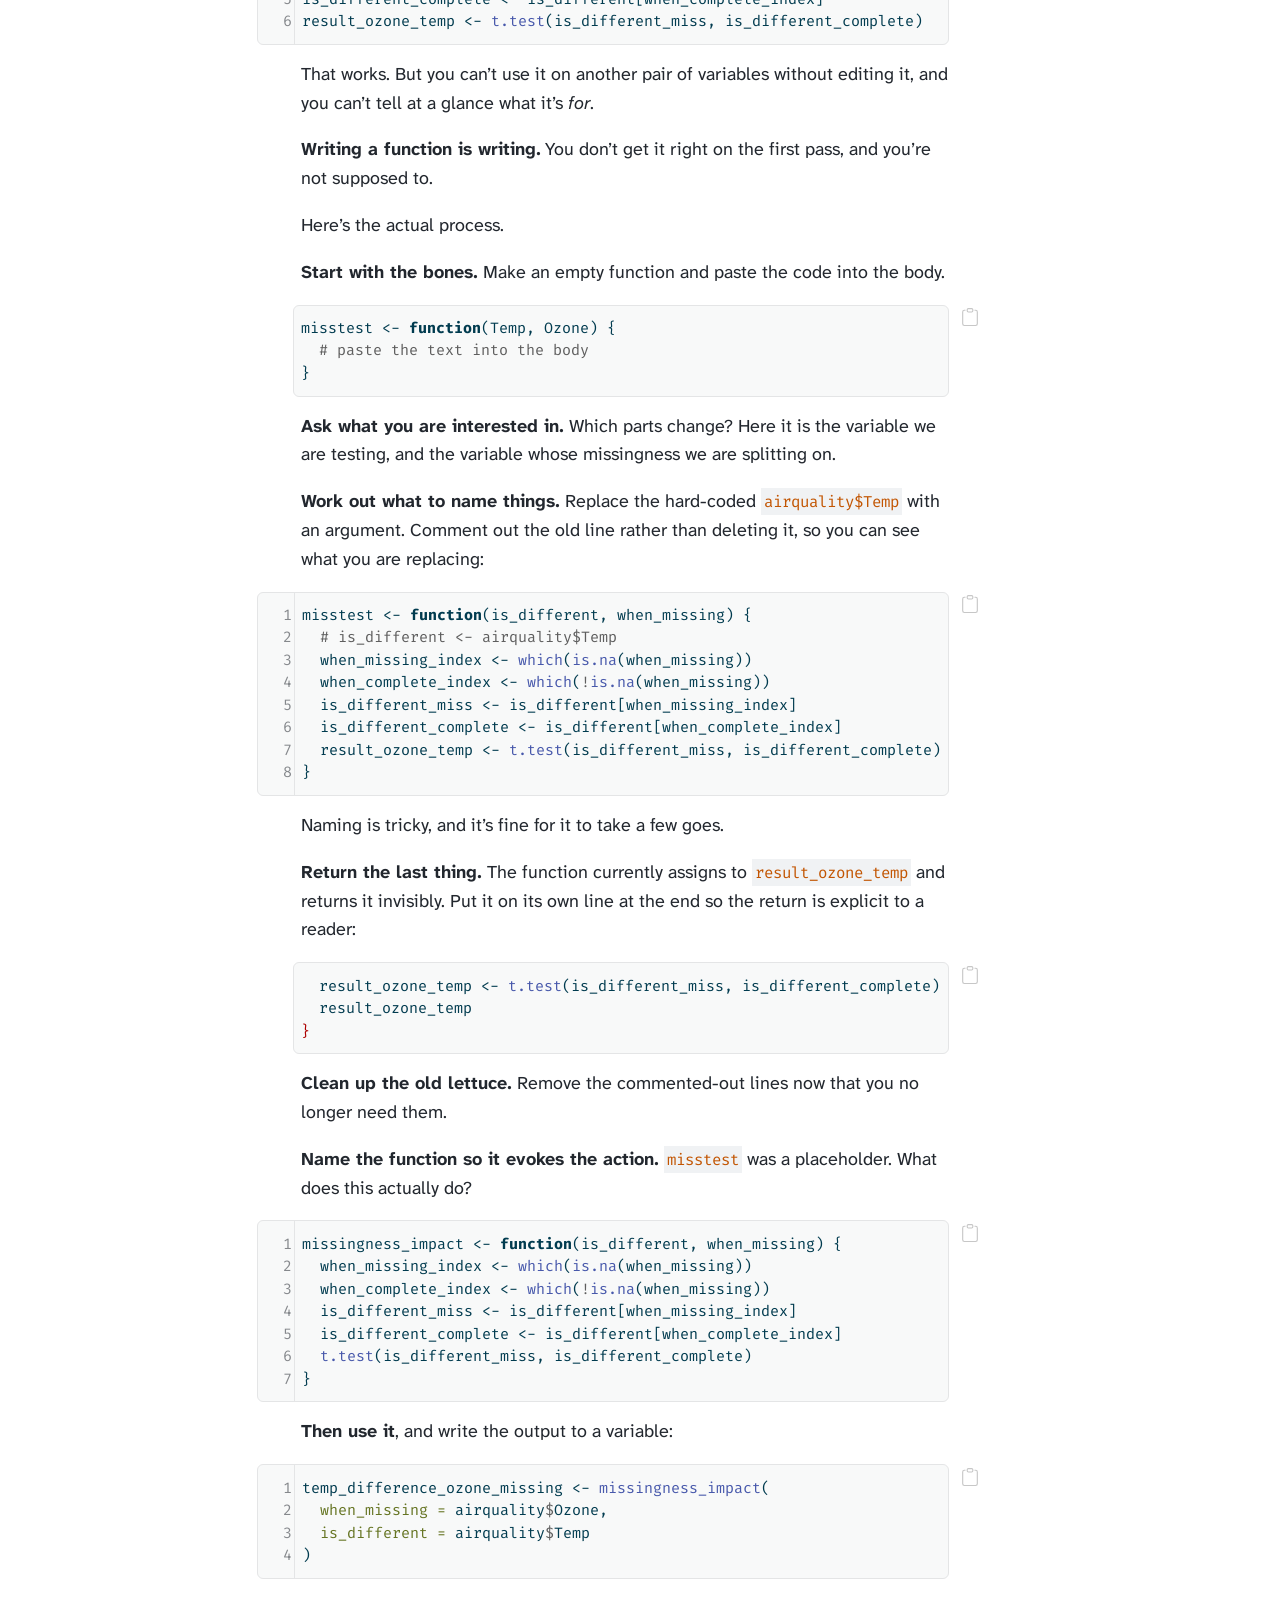
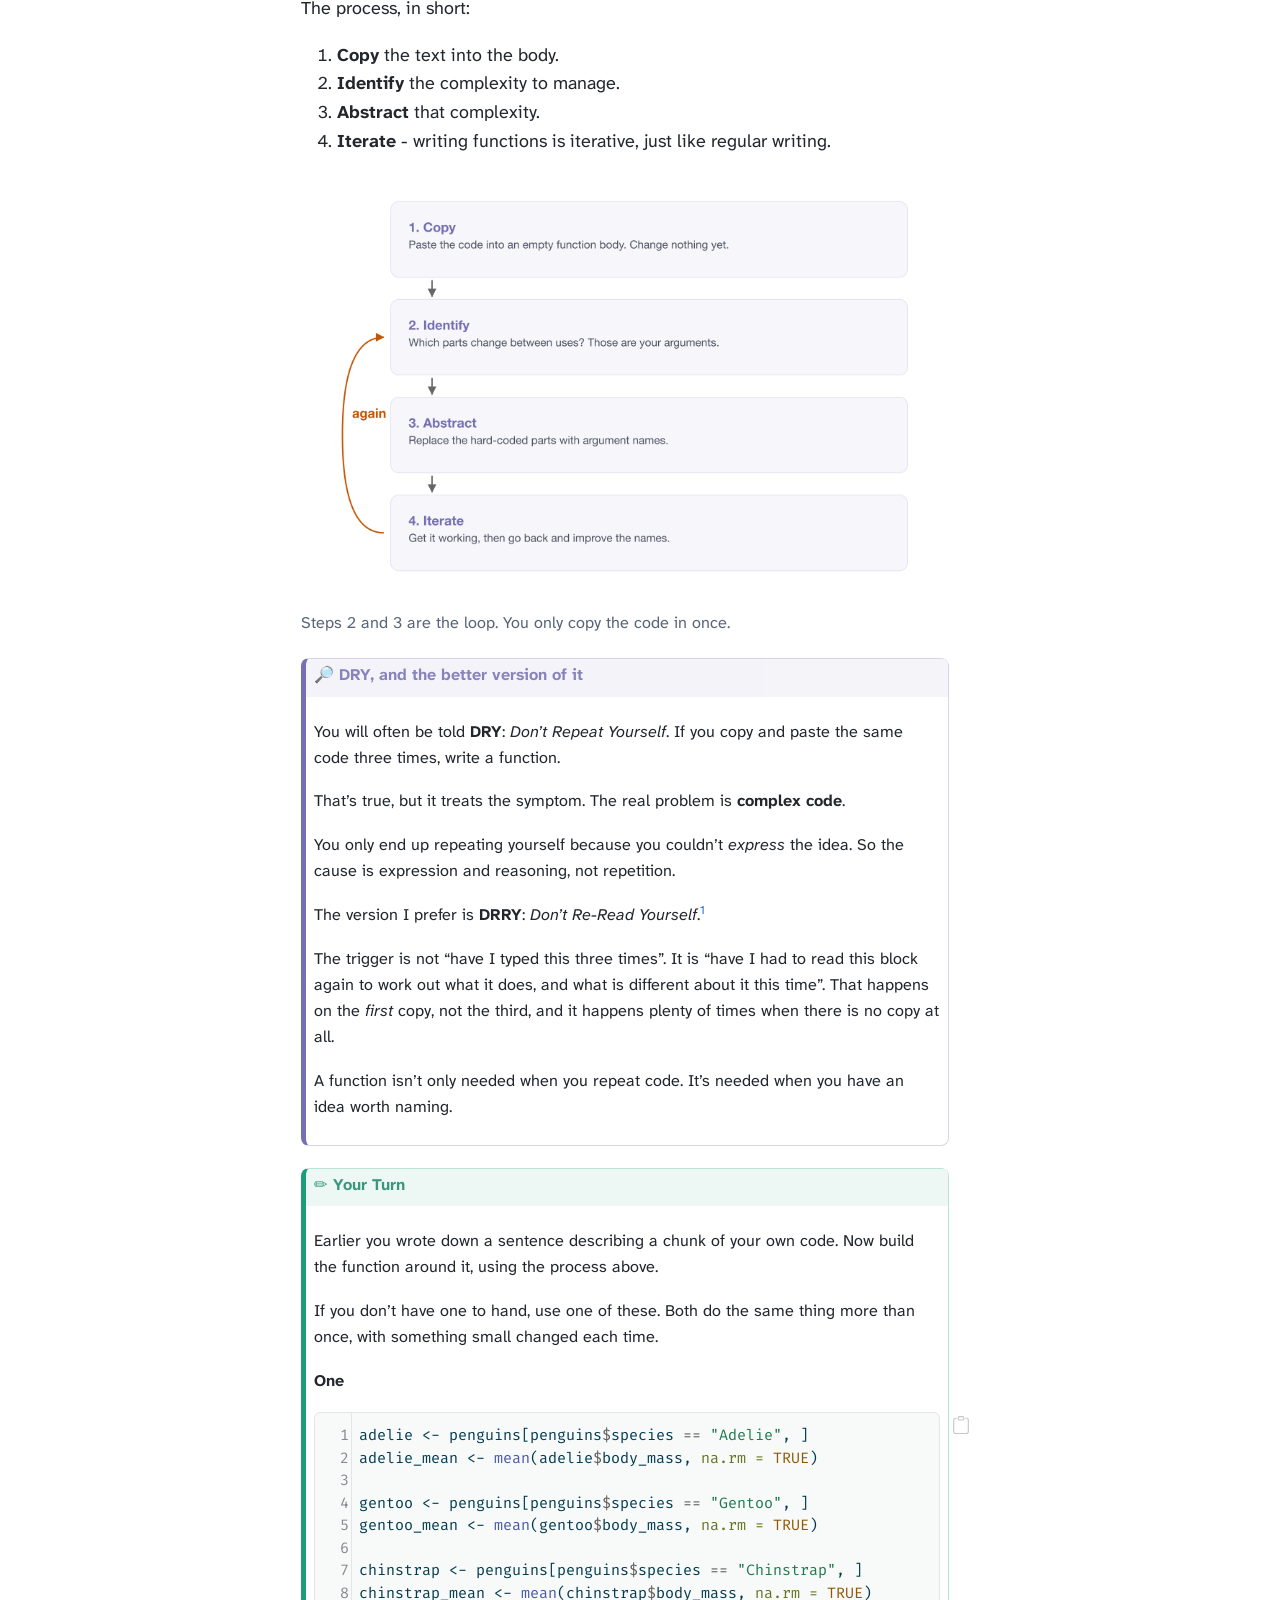
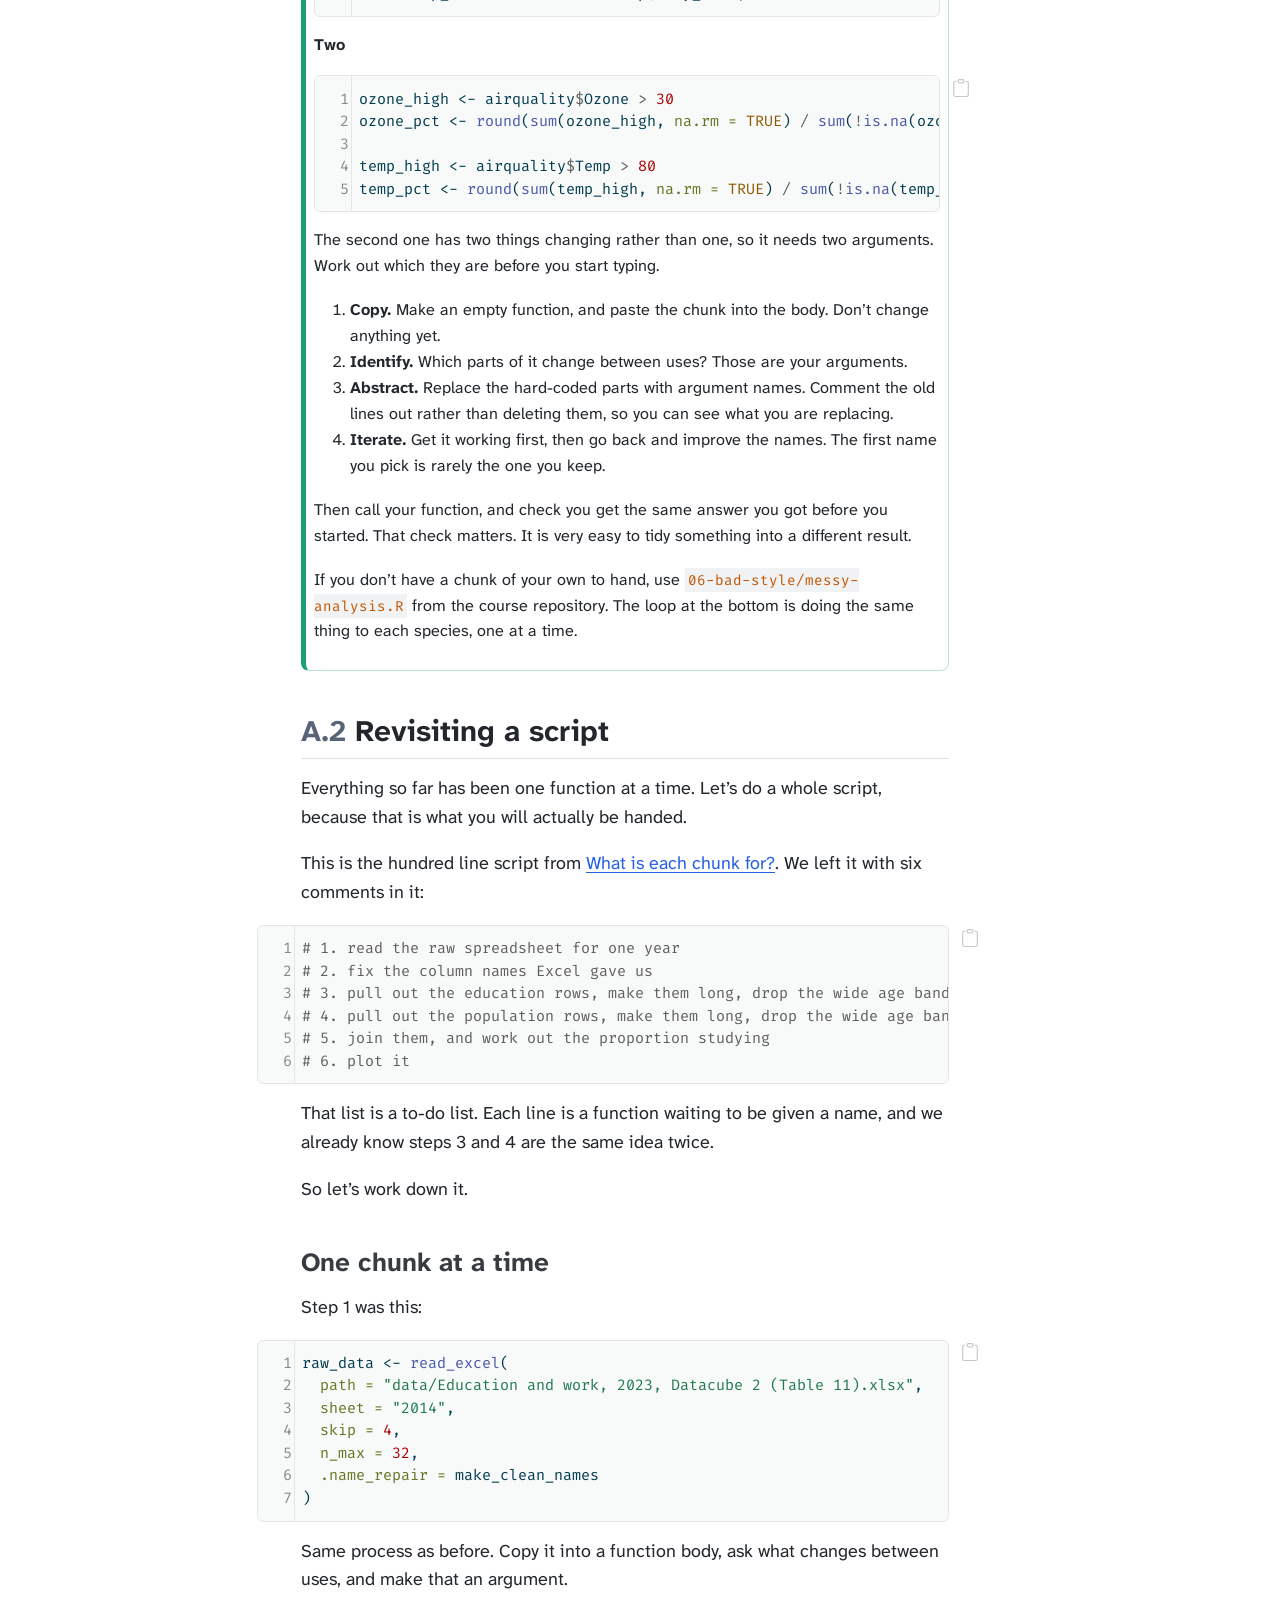
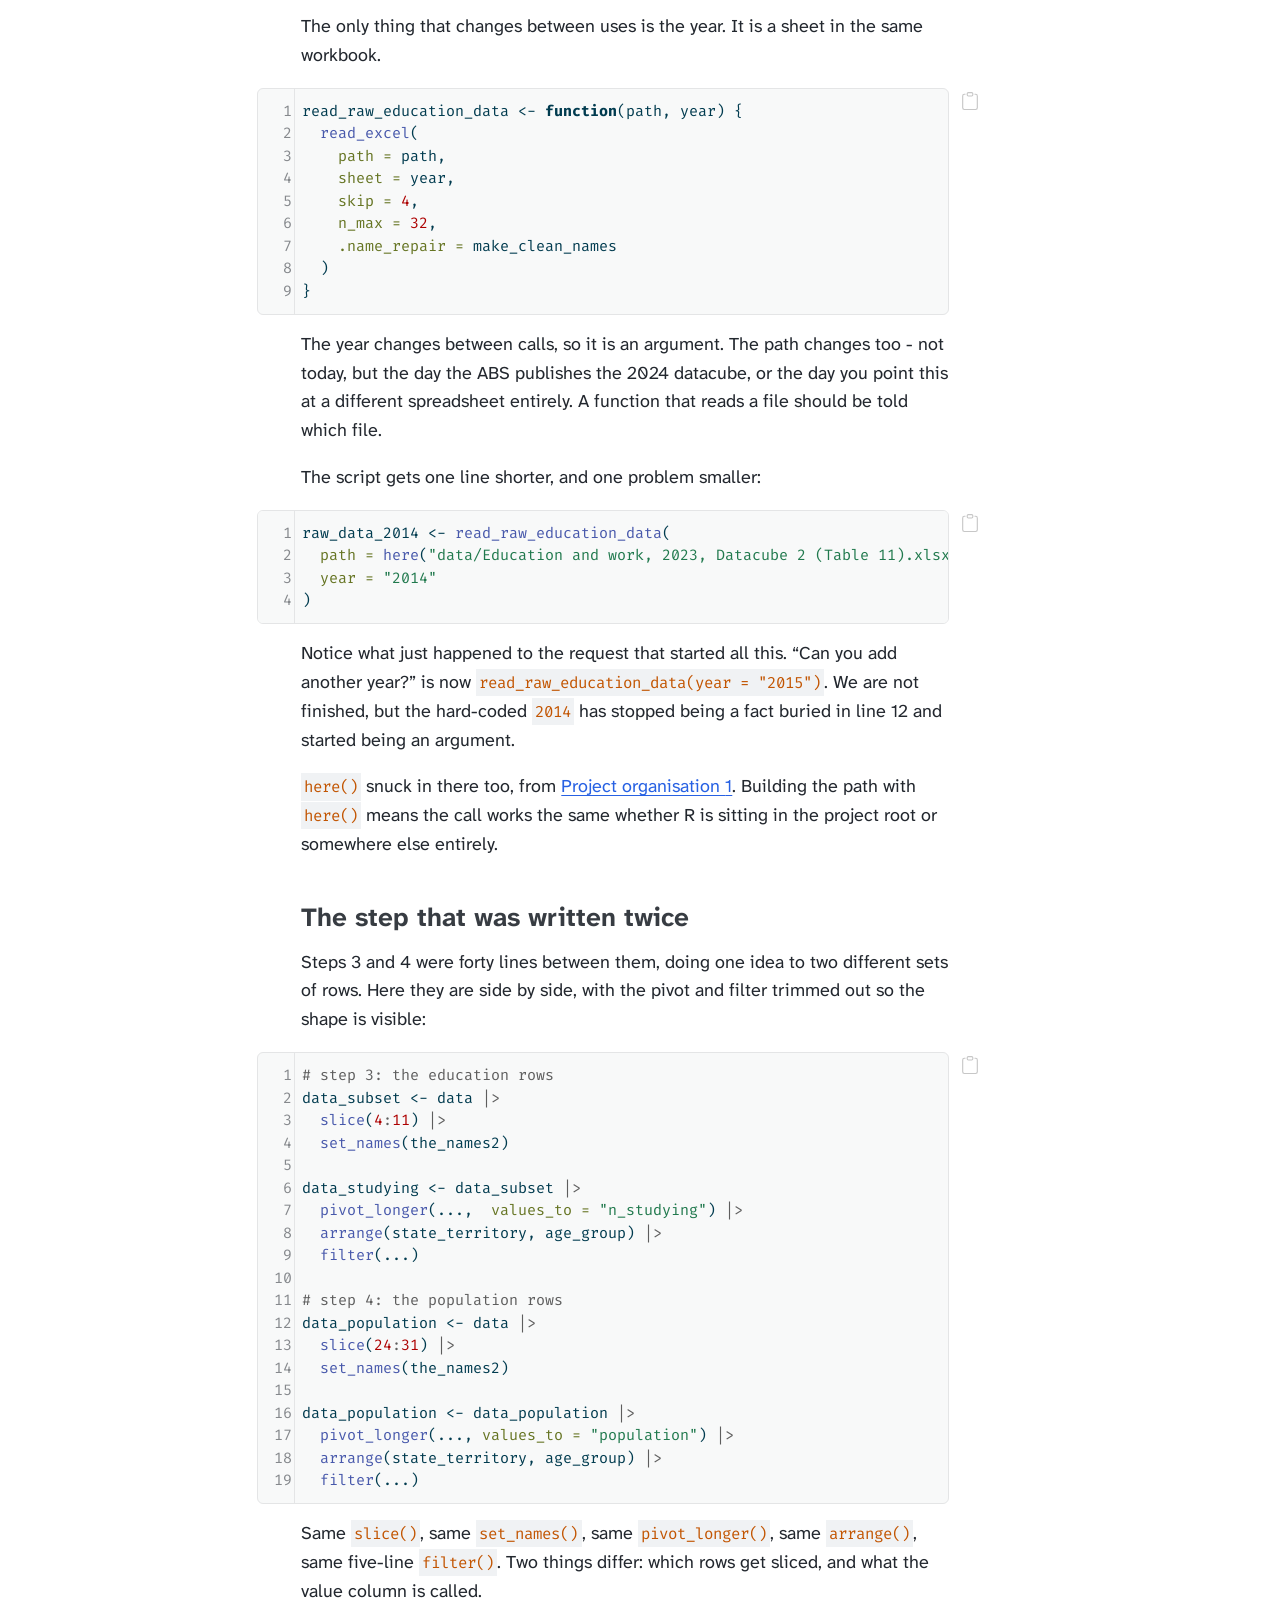
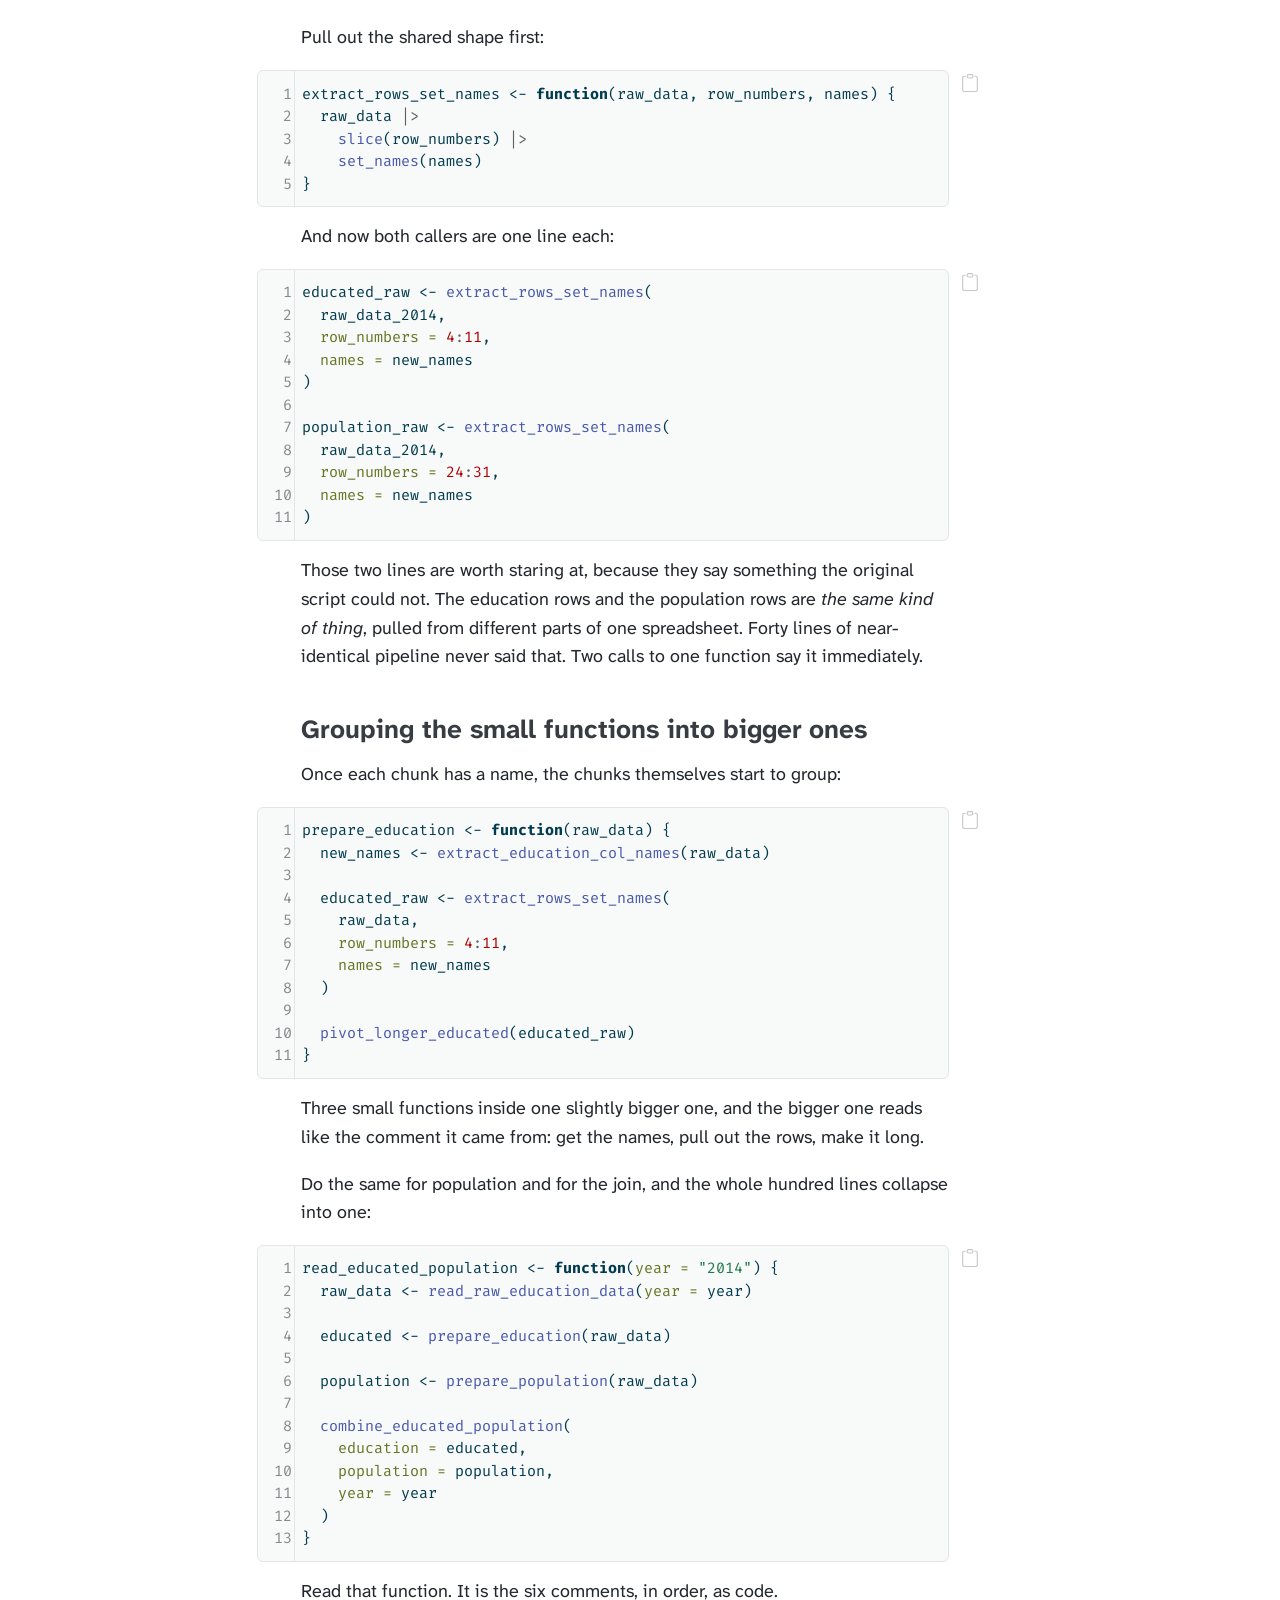
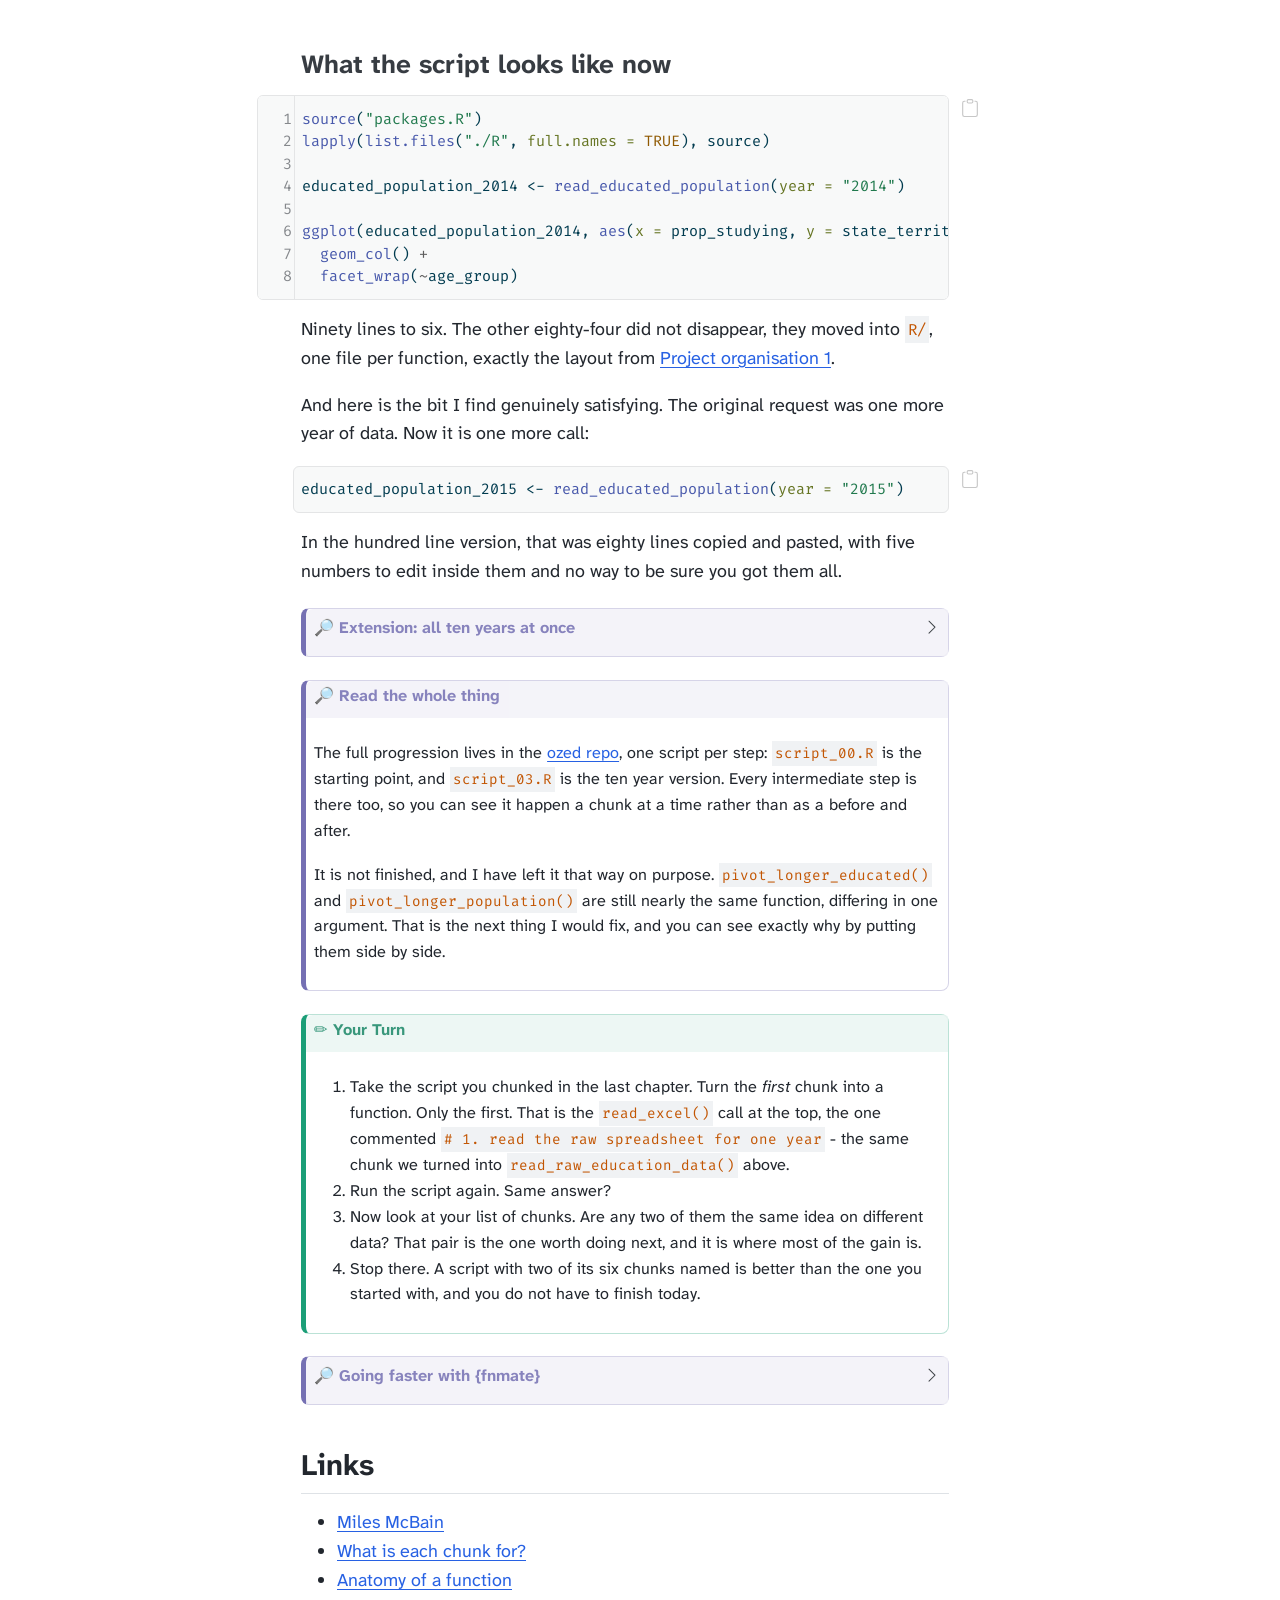
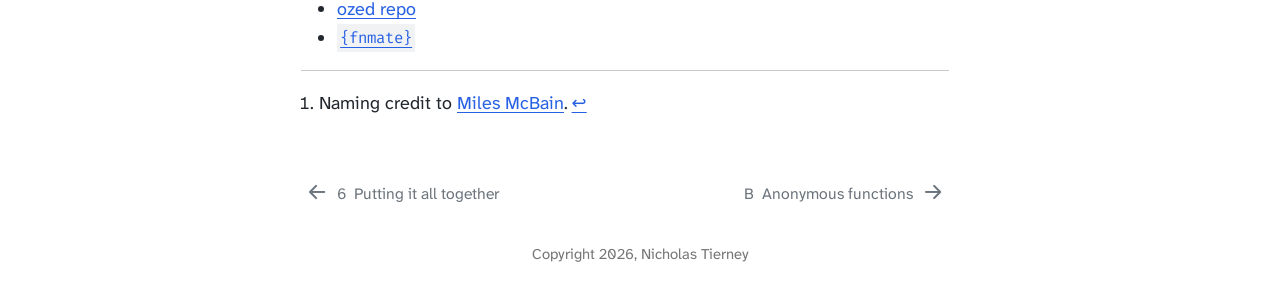
<file: appendix-designing-functions.html>
<!DOCTYPE html>
<html xmlns="http://www.w3.org/1999/xhtml" lang="en" xml:lang="en"><head>

<meta charset="utf-8">
<meta name="generator" content="quarto-1.10.18">

<meta name="viewport" content="width=device-width, initial-scale=1.0, user-scalable=yes">


<title>Appendix A — Designing functions – R Best Practices</title>
<style>
/* Default styles provided by pandoc.
** See https://pandoc.org/MANUAL.html#variables-for-html for config info.
*/
span.smallcaps{font-variant: small-caps;}
div.columns{display: flex; gap: 1.5em;}
div.column{flex: auto;}
@media screen {
div.columns{gap: min(4vw, 1.5em);}
div.column{overflow-x: auto;}
}
div.hanging-indent{margin-left: 1.5em; text-indent: -1.5em;}
ul.task-list{list-style: none;}
ul.task-list li input[type="checkbox"] {
  width: 0.8em;
  margin: 0 0.8em 0.2em -1em; /* quarto-specific, see https://github.com/quarto-dev/quarto-cli/issues/4556 */ 
  vertical-align: middle;
}
/* CSS for syntax highlighting */
html { -webkit-text-size-adjust: 100%; }
pre > code.sourceCode { white-space: pre; position: relative; }
pre > code.sourceCode > span { display: inline-block; line-height: 1.25; }
pre > code.sourceCode > span:empty { height: 1.2em; }
.sourceCode { overflow: visible; }
code.sourceCode > span { color: inherit; text-decoration: inherit; }
div.sourceCode { margin: 1em 0; }
pre.sourceCode { margin: 0; }
@media screen {
div.sourceCode { overflow: auto; }
}
@media print {
pre > code.sourceCode { white-space: pre-wrap; }
pre > code.sourceCode > span { text-indent: -5em; padding-left: 5em; }
}
pre.numberSource code
  { counter-reset: source-line 0; }
pre.numberSource code > span
  { position: relative; left: -4em; counter-increment: source-line; }
pre.numberSource code > span > a:first-child::before
  { content: counter(source-line);
    position: relative; left: -1em; text-align: right; vertical-align: baseline;
    border: none; display: inline-block;
    -webkit-touch-callout: none; -webkit-user-select: none;
    -khtml-user-select: none; -moz-user-select: none;
    -ms-user-select: none; user-select: none;
    padding: 0 4px; width: 4em;
  }
pre.numberSource { margin-left: 3em;  padding-left: 4px; }
div.sourceCode
  {   }
@media screen {
pre > code.sourceCode > span > a:first-child::before { text-decoration: underline; }
}
</style>


<script src="site_libs/quarto-nav/quarto-nav.js"></script>
<script src="site_libs/quarto-nav/headroom.min.js"></script>
<script src="site_libs/clipboard/clipboard.min.js"></script>
<script src="site_libs/quarto-search/autocomplete.umd.js"></script>
<script src="site_libs/quarto-search/fuse.min.js"></script>
<script src="site_libs/quarto-search/quarto-search.js"></script>
<meta name="quarto:offset" content="./">
<link href="./appendix-anonymous-functions.html" rel="next">
<link href="./putting-it-all-together.html" rel="prev">
<script src="site_libs/quarto-html/quarto.js" type="module"></script>
<script src="site_libs/quarto-html/tabsets/tabsets.js" type="module"></script>
<script src="site_libs/quarto-html/popper.min.js"></script>
<script src="site_libs/quarto-html/tippy.umd.min.js"></script>
<script src="site_libs/quarto-html/anchor.min.js"></script>
<link href="site_libs/quarto-html/tippy.css" rel="stylesheet">
<link href="site_libs/quarto-html/quarto-syntax-highlighting-b45b7b0fa9169e986df15f1ef60a279c.css" rel="stylesheet" id="quarto-text-highlighting-styles">
<script src="site_libs/bootstrap/bootstrap.min.js"></script>
<link href="site_libs/bootstrap/bootstrap-icons.css" rel="stylesheet">
<link href="site_libs/bootstrap/bootstrap-2892f92a2cf4cf9b4e1a4840b7613af4.min.css" rel="stylesheet" append-hash="true" id="quarto-bootstrap" data-mode="light">
<script id="quarto-search-options" type="application/json">{
  "location": "sidebar",
  "copy-button": false,
  "collapse-after": 3,
  "panel-placement": "start",
  "type": "textbox",
  "limit": 50,
  "keyboard-shortcut": [
    "f",
    "/",
    "s"
  ],
  "show-item-context": false,
  "language": {
    "search-no-results-text": "No results",
    "search-matching-documents-text": "matching documents",
    "search-copy-link-title": "Copy link to search",
    "search-hide-matches-text": "Hide additional matches",
    "search-more-match-text": "more match in this document",
    "search-more-matches-text": "more matches in this document",
    "search-clear-button-title": "Clear",
    "search-text-placeholder": "",
    "search-detached-cancel-button-title": "Cancel",
    "search-submit-button-title": "Submit",
    "search-label": "Search"
  }
}</script>


</head>

<body class="nav-sidebar floating quarto-light">

<div id="quarto-search-results"></div>
  <header id="quarto-header" class="headroom fixed-top">
  <nav class="quarto-secondary-nav">
    <div class="container-fluid d-flex">
      <button type="button" class="quarto-btn-toggle btn" data-bs-toggle="collapse" role="button" data-bs-target=".quarto-sidebar-collapse-item" aria-controls="quarto-sidebar" aria-expanded="false" aria-label="Toggle sidebar navigation" onclick="if (window.quartoToggleHeadroom) { window.quartoToggleHeadroom(); }">
        <i class="bi bi-layout-text-sidebar-reverse"></i>
      </button>
        <nav class="quarto-page-breadcrumbs" aria-label="breadcrumb"><ol class="breadcrumb"><li class="breadcrumb-item"><a href="./appendix-designing-functions.html">Appendices</a></li><li class="breadcrumb-item"><a href="./appendix-designing-functions.html"><span class="chapter-number">A</span>&nbsp; <span class="chapter-title">Designing functions</span></a></li></ol></nav>
        <a class="flex-grow-1" role="navigation" data-bs-toggle="collapse" data-bs-target=".quarto-sidebar-collapse-item" aria-controls="quarto-sidebar" aria-expanded="false" aria-label="Toggle sidebar navigation" onclick="if (window.quartoToggleHeadroom) { window.quartoToggleHeadroom(); }">      
        </a>
      <button type="button" class="btn quarto-search-button" aria-label="Search" onclick="window.quartoOpenSearch();">
        <i class="bi bi-search"></i>
      </button>
    </div>
  </nav>
</header>
<!-- content -->
<div id="quarto-content" class="quarto-container page-columns page-rows-contents page-layout-article">
<!-- sidebar -->
  <nav id="quarto-sidebar" class="sidebar collapse collapse-horizontal quarto-sidebar-collapse-item sidebar-navigation floating overflow-auto">
    <div class="pt-lg-2 mt-2 text-left sidebar-header">
    <div class="sidebar-title mb-0 py-0">
      <a href="./">R Best Practices</a> 
        <div class="sidebar-tools-main">
    <a href="https://github.com/njtierney/rbestpractices" title="Source Code" class="quarto-navigation-tool px-1" aria-label="Source Code"><i class="bi bi-github"></i></a>
    <a href="./R-Best-Practices.pdf" title="Download PDF" class="quarto-navigation-tool px-1" aria-label="Download PDF"><i class="bi bi-file-pdf"></i></a>
</div>
    </div>
      </div>
        <div class="mt-2 flex-shrink-0 align-items-center">
        <div class="sidebar-search">
        <div id="quarto-search" class="" title="Search"></div>
        </div>
        </div>
    <div class="sidebar-menu-container"> 
    <ul class="list-unstyled mt-1">
        <li class="sidebar-item">
  <div class="sidebar-item-container"> 
  <a href="./index.html" class="sidebar-item-text sidebar-link">
 <span class="menu-text">Welcome</span></a>
  </div>
</li>
        <li class="sidebar-item">
  <div class="sidebar-item-container"> 
  <a href="./setup.html" class="sidebar-item-text sidebar-link">
 <span class="menu-text">Setup</span></a>
  </div>
</li>
        <li class="sidebar-item">
  <div class="sidebar-item-container"> 
  <a href="./project-organisation.html" class="sidebar-item-text sidebar-link">
 <span class="menu-text"><span class="chapter-number">1</span>&nbsp; <span class="chapter-title">Project organisation</span></span></a>
  </div>
</li>
        <li class="sidebar-item">
  <div class="sidebar-item-container"> 
  <a href="./code-style-and-readability.html" class="sidebar-item-text sidebar-link">
 <span class="menu-text"><span class="chapter-number">2</span>&nbsp; <span class="chapter-title">Code style and readability</span></span></a>
  </div>
</li>
        <li class="sidebar-item">
  <div class="sidebar-item-container"> 
  <a href="./writing-readable-code.html" class="sidebar-item-text sidebar-link">
 <span class="menu-text"><span class="chapter-number">3</span>&nbsp; <span class="chapter-title">Writing readable code</span></span></a>
  </div>
</li>
        <li class="sidebar-item">
  <div class="sidebar-item-container"> 
  <a href="./writing-functions.html" class="sidebar-item-text sidebar-link">
 <span class="menu-text"><span class="chapter-number">4</span>&nbsp; <span class="chapter-title">Writing functions</span></span></a>
  </div>
</li>
        <li class="sidebar-item">
  <div class="sidebar-item-container"> 
  <a href="./writing-a-reprex-getting-unstuck.html" class="sidebar-item-text sidebar-link">
 <span class="menu-text"><span class="chapter-number">5</span>&nbsp; <span class="chapter-title">Writing a reprex / getting unstuck</span></span></a>
  </div>
</li>
        <li class="sidebar-item">
  <div class="sidebar-item-container"> 
  <a href="./putting-it-all-together.html" class="sidebar-item-text sidebar-link">
 <span class="menu-text"><span class="chapter-number">6</span>&nbsp; <span class="chapter-title">Putting it all together</span></span></a>
  </div>
</li>
        <li class="sidebar-item sidebar-item-section">
      <div class="sidebar-item-container"> 
            <a class="sidebar-item-text sidebar-link text-start" data-bs-toggle="collapse" data-bs-target="#quarto-sidebar-section-1" role="navigation" aria-expanded="true">
 <span class="menu-text">Appendices</span></a>
          <a class="sidebar-item-toggle text-start" data-bs-toggle="collapse" data-bs-target="#quarto-sidebar-section-1" role="navigation" aria-expanded="true" aria-label="Toggle section">
            <i class="bi bi-chevron-right ms-2"></i>
          </a> 
      </div>
      <ul id="quarto-sidebar-section-1" class="collapse list-unstyled sidebar-section depth1 show">  
          <li class="sidebar-item">
  <div class="sidebar-item-container"> 
  <a href="./appendix-designing-functions.html" class="sidebar-item-text sidebar-link active">
 <span class="menu-text"><span class="chapter-number">A</span>&nbsp; <span class="chapter-title">Designing functions</span></span></a>
  </div>
</li>
          <li class="sidebar-item">
  <div class="sidebar-item-container"> 
  <a href="./appendix-anonymous-functions.html" class="sidebar-item-text sidebar-link">
 <span class="menu-text"><span class="chapter-number">B</span>&nbsp; <span class="chapter-title">Anonymous functions</span></span></a>
  </div>
</li>
          <li class="sidebar-item">
  <div class="sidebar-item-container"> 
  <a href="./appendix-speed-of-thought.html" class="sidebar-item-text sidebar-link">
 <span class="menu-text"><span class="chapter-number">C</span>&nbsp; <span class="chapter-title">Working closer to the speed of thought</span></span></a>
  </div>
</li>
          <li class="sidebar-item">
  <div class="sidebar-item-container"> 
  <a href="./appendix-pipes.html" class="sidebar-item-text sidebar-link">
 <span class="menu-text"><span class="chapter-number">D</span>&nbsp; <span class="chapter-title">How `|&gt;` differs from `%&gt;%`</span></span></a>
  </div>
</li>
          <li class="sidebar-item">
  <div class="sidebar-item-container"> 
  <a href="./appendix-curly-braces.html" class="sidebar-item-text sidebar-link">
 <span class="menu-text"><span class="chapter-number">E</span>&nbsp; <span class="chapter-title">What <code>{}</code> really does</span></span></a>
  </div>
</li>
      </ul>
  </li>
    </ul>
    </div>
</nav>
<div id="quarto-sidebar-glass" class="quarto-sidebar-collapse-item" data-bs-toggle="collapse" data-bs-target=".quarto-sidebar-collapse-item"></div>
<!-- margin-sidebar -->
    <div id="quarto-margin-sidebar" class="sidebar margin-sidebar">
        <nav id="TOC" role="doc-toc" class="toc-active">
    <h2 id="toc-title">Table of contents</h2>
   
  <ul>
  <li><a href="#overview" id="toc-overview" class="nav-link active" data-scroll-target="#overview">Overview</a></li>
  <li><a href="#good-simple-function-design" id="toc-good-simple-function-design" class="nav-link" data-scroll-target="#good-simple-function-design"><span class="header-section-number">A.1</span> Good (simple) function design</a></li>
  <li><a href="#sec-ozed-refactor" id="toc-sec-ozed-refactor" class="nav-link" data-scroll-target="#sec-ozed-refactor"><span class="header-section-number">A.2</span> Revisiting a script</a>
  <ul class="collapse">
  <li><a href="#one-chunk-at-a-time" id="toc-one-chunk-at-a-time" class="nav-link" data-scroll-target="#one-chunk-at-a-time">One chunk at a time</a></li>
  <li><a href="#the-step-that-was-written-twice" id="toc-the-step-that-was-written-twice" class="nav-link" data-scroll-target="#the-step-that-was-written-twice">The step that was written twice</a></li>
  <li><a href="#grouping-the-small-functions-into-bigger-ones" id="toc-grouping-the-small-functions-into-bigger-ones" class="nav-link" data-scroll-target="#grouping-the-small-functions-into-bigger-ones">Grouping the small functions into bigger ones</a></li>
  <li><a href="#what-the-script-looks-like-now" id="toc-what-the-script-looks-like-now" class="nav-link" data-scroll-target="#what-the-script-looks-like-now">What the script looks like now</a></li>
  </ul></li>
  <li>Links</li>
  </ul>
<div class="toc-actions"><ul><li><a href="https://github.com/njtierney/rbestpractices/edit/main/appendix-designing-functions.qmd" class="toc-action"><i class="bi bi-github"></i>Edit this page</a></li><li><a href="https://github.com/njtierney/rbestpractices/issues/new" class="toc-action"><i class="bi empty"></i>Report an issue</a></li></ul></div></nav>
    </div>
<!-- main -->
<main class="content" id="quarto-document-content">

<header id="title-block-header" class="quarto-title-block default"><nav class="quarto-page-breadcrumbs quarto-title-breadcrumbs d-none d-lg-block" aria-label="breadcrumb"><ol class="breadcrumb"><li class="breadcrumb-item"><a href="./appendix-designing-functions.html">Appendices</a></li><li class="breadcrumb-item"><a href="./appendix-designing-functions.html"><span class="chapter-number">A</span>&nbsp; <span class="chapter-title">Designing functions</span></a></li></ol></nav>
<div class="quarto-title">
<h1 class="title"><span id="sec-designing-functions" class="quarto-section-identifier">Appendix A — Designing functions</span></h1>
</div>



<div class="quarto-title-meta">

    
  
    
  </div>
  


</header>


<blockquote class="blockquote">
<p>“I want to get to a level where it works, and I can reason about it.”</p>
<p>– Joe Cheng</p>
</blockquote>
<p>Chapter 4 was about what a function is and how to look inside one. This is the next question: given a piece of code, how do you decide what the function around it should be?</p>
<p>It is not part of the six hour course, and you do not need it to get value from everything else. It is here because it is the material I would teach next, and because the hundred line script we have been carrying since chapter 3 deserves to be finished.</p>
<section id="overview" class="level2 unnumbered overview">
<h2 class="unnumbered anchored" data-anchor-id="overview">Overview</h2>
<p><strong>Duration</strong> 50 minutes</p>
<p><strong>Questions</strong></p>
<ul>
<li>What complexity is this function managing?</li>
<li>How do I turn a chunk of code into a function, one step at a time?</li>
<li>What does it look like to take a whole script apart?</li>
<li>When is a function worth writing, if the code was never repeated?</li>
</ul>
</section>
<section id="good-simple-function-design" class="level2" data-number="A.1">
<h2 data-number="A.1" class="anchored" data-anchor-id="good-simple-function-design"><span class="header-section-number">A.1</span> Good (simple) function design</h2>
<p>Functions are <strong>tools for managing complexity</strong>. That is also called <em>abstraction</em>, or <em>abstracting away</em>.</p>
<p>So the question when writing one is always: <strong>what complexity am I managing? What am I abstracting away?</strong></p>
<div class="quarto-figure quarto-figure-center">
<figure class="figure">
<p><img src="figs/good-functions.png" class="img-fluid figure-img" style="width:100.0%" alt="A question across the top, what complexity am I managing and what am I abstracting away, described as the question to ask of every function you write. Below it, four cards. Manages complexity: hides detail you do not need while reading this line. Expresses an idea: its name says what it is for, not how it works. Reasoned about alone: you can understand it without reading the rest of the script. Takes iteration: the first version is never the one you keep."></p>
<figcaption>Four things that are true of a function worth keeping.</figcaption>
</figure>
</div>
<p>Here is a real piece of analysis code. It asks whether temperature differs on days when ozone is missing, compared with days when it is not:</p>
<div class="code-copy-outer-scaffold"><div class="sourceCode" id="cb1"><pre class="sourceCode numberSource r number-lines code-with-copy"><code class="sourceCode r"><span id="cb1-1"><a href="#cb1-1" aria-label="1"></a>is_different <span class="ot">&lt;-</span> airquality<span class="sc">$</span>Temp</span>
<span id="cb1-2"><a href="#cb1-2" aria-label="2"></a>when_missing_index <span class="ot">&lt;-</span> <span class="fu">which</span>(<span class="fu">is.na</span>(airquality<span class="sc">$</span>Ozone))</span>
<span id="cb1-3"><a href="#cb1-3" aria-label="3"></a>when_complete_index <span class="ot">&lt;-</span> <span class="fu">which</span>(<span class="sc">!</span><span class="fu">is.na</span>(airquality<span class="sc">$</span>Ozone))</span>
<span id="cb1-4"><a href="#cb1-4" aria-label="4"></a>is_different_miss <span class="ot">&lt;-</span> is_different[when_missing_index]</span>
<span id="cb1-5"><a href="#cb1-5" aria-label="5"></a>is_different_complete <span class="ot">&lt;-</span> is_different[when_complete_index]</span>
<span id="cb1-6"><a href="#cb1-6" aria-label="6"></a>result_ozone_temp <span class="ot">&lt;-</span> <span class="fu">t.test</span>(is_different_miss, is_different_complete)</span></code></pre></div><button title="Copy to Clipboard" class="code-copy-button"><i class="bi"></i></button></div>
<p>That works. But you can’t use it on another pair of variables without editing it, and you can’t tell at a glance what it’s <em>for</em>.</p>
<p><strong>Writing a function is writing.</strong> You don’t get it right on the first pass, and you’re not supposed to.</p>
<p>Here’s the actual process.</p>
<p><strong>Start with the bones.</strong> Make an empty function and paste the code into the body.</p>
<div class="code-copy-outer-scaffold"><div class="sourceCode" id="cb2"><pre class="sourceCode numberSource r number-lines code-with-copy"><code class="sourceCode r"><span id="cb2-1"><a href="#cb2-1" aria-label="1"></a>misstest <span class="ot">&lt;-</span> <span class="cf">function</span>(Temp, Ozone) {</span>
<span id="cb2-2"><a href="#cb2-2" aria-label="2"></a>  <span class="co"># paste the text into the body</span></span>
<span id="cb2-3"><a href="#cb2-3" aria-label="3"></a>}</span></code></pre></div><button title="Copy to Clipboard" class="code-copy-button"><i class="bi"></i></button></div>
<p><strong>Ask what you are interested in.</strong> Which parts change? Here it is the variable we are testing, and the variable whose missingness we are splitting on.</p>
<p><strong>Work out what to name things.</strong> Replace the hard-coded <code>airquality$Temp</code> with an argument. Comment out the old line rather than deleting it, so you can see what you are replacing:</p>
<div class="code-copy-outer-scaffold"><div class="sourceCode" id="cb3"><pre class="sourceCode numberSource r number-lines code-with-copy"><code class="sourceCode r"><span id="cb3-1"><a href="#cb3-1" aria-label="1"></a>misstest <span class="ot">&lt;-</span> <span class="cf">function</span>(is_different, when_missing) {</span>
<span id="cb3-2"><a href="#cb3-2" aria-label="2"></a>  <span class="co"># is_different &lt;- airquality$Temp</span></span>
<span id="cb3-3"><a href="#cb3-3" aria-label="3"></a>  when_missing_index <span class="ot">&lt;-</span> <span class="fu">which</span>(<span class="fu">is.na</span>(when_missing))</span>
<span id="cb3-4"><a href="#cb3-4" aria-label="4"></a>  when_complete_index <span class="ot">&lt;-</span> <span class="fu">which</span>(<span class="sc">!</span><span class="fu">is.na</span>(when_missing))</span>
<span id="cb3-5"><a href="#cb3-5" aria-label="5"></a>  is_different_miss <span class="ot">&lt;-</span> is_different[when_missing_index]</span>
<span id="cb3-6"><a href="#cb3-6" aria-label="6"></a>  is_different_complete <span class="ot">&lt;-</span> is_different[when_complete_index]</span>
<span id="cb3-7"><a href="#cb3-7" aria-label="7"></a>  result_ozone_temp <span class="ot">&lt;-</span> <span class="fu">t.test</span>(is_different_miss, is_different_complete)</span>
<span id="cb3-8"><a href="#cb3-8" aria-label="8"></a>}</span></code></pre></div><button title="Copy to Clipboard" class="code-copy-button"><i class="bi"></i></button></div>
<p>Naming is tricky, and it’s fine for it to take a few goes.</p>
<p><strong>Return the last thing.</strong> The function currently assigns to <code>result_ozone_temp</code> and returns it invisibly. Put it on its own line at the end so the return is explicit to a reader:</p>
<div class="code-copy-outer-scaffold"><div class="sourceCode" id="cb4"><pre class="sourceCode numberSource r number-lines code-with-copy"><code class="sourceCode r"><span id="cb4-1"><a href="#cb4-1" aria-label="1"></a>  result_ozone_temp <span class="ot">&lt;-</span> <span class="fu">t.test</span>(is_different_miss, is_different_complete)</span>
<span id="cb4-2"><a href="#cb4-2" aria-label="2"></a>  result_ozone_temp</span>
<span id="cb4-3"><a href="#cb4-3" aria-label="3"></a><span class="er">}</span></span></code></pre></div><button title="Copy to Clipboard" class="code-copy-button"><i class="bi"></i></button></div>
<p><strong>Clean up the old lettuce.</strong> Remove the commented-out lines now that you no longer need them.</p>
<p><strong>Name the function so it evokes the action.</strong> <code>misstest</code> was a placeholder. What does this actually do?</p>
<div class="code-copy-outer-scaffold"><div class="sourceCode" id="cb5"><pre class="sourceCode numberSource r number-lines code-with-copy"><code class="sourceCode r"><span id="cb5-1"><a href="#cb5-1" aria-label="1"></a>missingness_impact <span class="ot">&lt;-</span> <span class="cf">function</span>(is_different, when_missing) {</span>
<span id="cb5-2"><a href="#cb5-2" aria-label="2"></a>  when_missing_index <span class="ot">&lt;-</span> <span class="fu">which</span>(<span class="fu">is.na</span>(when_missing))</span>
<span id="cb5-3"><a href="#cb5-3" aria-label="3"></a>  when_complete_index <span class="ot">&lt;-</span> <span class="fu">which</span>(<span class="sc">!</span><span class="fu">is.na</span>(when_missing))</span>
<span id="cb5-4"><a href="#cb5-4" aria-label="4"></a>  is_different_miss <span class="ot">&lt;-</span> is_different[when_missing_index]</span>
<span id="cb5-5"><a href="#cb5-5" aria-label="5"></a>  is_different_complete <span class="ot">&lt;-</span> is_different[when_complete_index]</span>
<span id="cb5-6"><a href="#cb5-6" aria-label="6"></a>  <span class="fu">t.test</span>(is_different_miss, is_different_complete)</span>
<span id="cb5-7"><a href="#cb5-7" aria-label="7"></a>}</span></code></pre></div><button title="Copy to Clipboard" class="code-copy-button"><i class="bi"></i></button></div>
<p><strong>Then use it</strong>, and write the output to a variable:</p>
<div class="code-copy-outer-scaffold"><div class="sourceCode" id="cb6"><pre class="sourceCode numberSource r number-lines code-with-copy"><code class="sourceCode r"><span id="cb6-1"><a href="#cb6-1" aria-label="1"></a>temp_difference_ozone_missing <span class="ot">&lt;-</span> <span class="fu">missingness_impact</span>(</span>
<span id="cb6-2"><a href="#cb6-2" aria-label="2"></a>  <span class="at">when_missing =</span> airquality<span class="sc">$</span>Ozone,</span>
<span id="cb6-3"><a href="#cb6-3" aria-label="3"></a>  <span class="at">is_different =</span> airquality<span class="sc">$</span>Temp</span>
<span id="cb6-4"><a href="#cb6-4" aria-label="4"></a>)</span></code></pre></div><button title="Copy to Clipboard" class="code-copy-button"><i class="bi"></i></button></div>
<p>The process, in short:</p>
<ol type="1">
<li><strong>Copy</strong> the text into the body.</li>
<li><strong>Identify</strong> the complexity to manage.</li>
<li><strong>Abstract</strong> that complexity.</li>
<li><strong>Iterate</strong> - writing functions is iterative, just like regular writing.</li>
</ol>
<div class="quarto-figure quarto-figure-center">
<figure class="figure">
<p><img src="figs/function-writing-process.png" class="img-fluid figure-img" style="width:100.0%" alt="Four steps stacked in a column, joined by arrows. Copy: paste the code into an empty function body and change nothing. Identify: work out which parts change between uses, because those are the arguments. Abstract: replace the hard-coded parts with argument names. Iterate: get it working first, then improve the names. A curved arrow labelled again runs from Iterate back up to Identify, because the middle two steps repeat."></p>
<figcaption>Steps 2 and 3 are the loop. You only copy the code in once.</figcaption>
</figure>
</div>
<div class="callout callout-style-default callout-tip callout-titled" title="DRY, and the better version of it">
<div class="callout-header d-flex align-content-center">
<div class="callout-icon-container">
<i class="callout-icon"></i>
</div>
<div class="callout-title-container flex-fill">
<span class="screen-reader-only">Tip</span>DRY, and the better version of it
</div>
</div>
<div class="callout-body-container callout-body">
<p>You will often be told <strong>DRY</strong>: <em>Don’t Repeat Yourself</em>. If you copy and paste the same code three times, write a function.</p>
<p>That’s true, but it treats the symptom. The real problem is <strong>complex code</strong>.</p>
<p>You only end up repeating yourself because you couldn’t <em>express</em> the idea. So the cause is expression and reasoning, not repetition.</p>
<p>The version I prefer is <strong>DRRY</strong>: <em>Don’t Re-Read Yourself</em>.<a href="#fn1" class="footnote-ref" id="fnref1" role="doc-noteref"><sup>1</sup></a></p>
<p>The trigger is not “have I typed this three times”. It is “have I had to read this block again to work out what it does, and what is different about it this time”. That happens on the <em>first</em> copy, not the third, and it happens plenty of times when there is no copy at all.</p>
<p>A function isn’t only needed when you repeat code. It’s needed when you have an idea worth naming.</p>
</div>
</div>
<div class="callout callout-style-default callout-note callout-titled" title="Your Turn">
<div class="callout-header d-flex align-content-center">
<div class="callout-icon-container">
<i class="callout-icon"></i>
</div>
<div class="callout-title-container flex-fill">
<span class="screen-reader-only">Note</span>Your Turn
</div>
</div>
<div class="callout-body-container callout-body">
<p>Earlier you wrote down a sentence describing a chunk of your own code. Now build the function around it, using the process above.</p>
<p>If you don’t have one to hand, use one of these. Both do the same thing more than once, with something small changed each time.</p>
<p><strong>One</strong></p>
<div class="code-copy-outer-scaffold"><div class="sourceCode" id="cb7"><pre class="sourceCode numberSource r number-lines code-with-copy"><code class="sourceCode r"><span id="cb7-1"><a href="#cb7-1" aria-label="1"></a>adelie <span class="ot">&lt;-</span> penguins[penguins<span class="sc">$</span>species <span class="sc">==</span> <span class="st">"Adelie"</span>, ]</span>
<span id="cb7-2"><a href="#cb7-2" aria-label="2"></a>adelie_mean <span class="ot">&lt;-</span> <span class="fu">mean</span>(adelie<span class="sc">$</span>body_mass, <span class="at">na.rm =</span> <span class="cn">TRUE</span>)</span>
<span id="cb7-3"><a href="#cb7-3" aria-label="3"></a></span>
<span id="cb7-4"><a href="#cb7-4" aria-label="4"></a>gentoo <span class="ot">&lt;-</span> penguins[penguins<span class="sc">$</span>species <span class="sc">==</span> <span class="st">"Gentoo"</span>, ]</span>
<span id="cb7-5"><a href="#cb7-5" aria-label="5"></a>gentoo_mean <span class="ot">&lt;-</span> <span class="fu">mean</span>(gentoo<span class="sc">$</span>body_mass, <span class="at">na.rm =</span> <span class="cn">TRUE</span>)</span>
<span id="cb7-6"><a href="#cb7-6" aria-label="6"></a></span>
<span id="cb7-7"><a href="#cb7-7" aria-label="7"></a>chinstrap <span class="ot">&lt;-</span> penguins[penguins<span class="sc">$</span>species <span class="sc">==</span> <span class="st">"Chinstrap"</span>, ]</span>
<span id="cb7-8"><a href="#cb7-8" aria-label="8"></a>chinstrap_mean <span class="ot">&lt;-</span> <span class="fu">mean</span>(chinstrap<span class="sc">$</span>body_mass, <span class="at">na.rm =</span> <span class="cn">TRUE</span>)</span></code></pre></div><button title="Copy to Clipboard" class="code-copy-button"><i class="bi"></i></button></div>
<p><strong>Two</strong></p>
<div class="code-copy-outer-scaffold"><div class="sourceCode" id="cb8"><pre class="sourceCode numberSource r number-lines code-with-copy"><code class="sourceCode r"><span id="cb8-1"><a href="#cb8-1" aria-label="1"></a>ozone_high <span class="ot">&lt;-</span> airquality<span class="sc">$</span>Ozone <span class="sc">&gt;</span> <span class="dv">30</span></span>
<span id="cb8-2"><a href="#cb8-2" aria-label="2"></a>ozone_pct <span class="ot">&lt;-</span> <span class="fu">round</span>(<span class="fu">sum</span>(ozone_high, <span class="at">na.rm =</span> <span class="cn">TRUE</span>) <span class="sc">/</span> <span class="fu">sum</span>(<span class="sc">!</span><span class="fu">is.na</span>(ozone_high)) <span class="sc">*</span> <span class="dv">100</span>, <span class="dv">1</span>)</span>
<span id="cb8-3"><a href="#cb8-3" aria-label="3"></a></span>
<span id="cb8-4"><a href="#cb8-4" aria-label="4"></a>temp_high <span class="ot">&lt;-</span> airquality<span class="sc">$</span>Temp <span class="sc">&gt;</span> <span class="dv">80</span></span>
<span id="cb8-5"><a href="#cb8-5" aria-label="5"></a>temp_pct <span class="ot">&lt;-</span> <span class="fu">round</span>(<span class="fu">sum</span>(temp_high, <span class="at">na.rm =</span> <span class="cn">TRUE</span>) <span class="sc">/</span> <span class="fu">sum</span>(<span class="sc">!</span><span class="fu">is.na</span>(temp_high)) <span class="sc">*</span> <span class="dv">100</span>, <span class="dv">1</span>)</span></code></pre></div><button title="Copy to Clipboard" class="code-copy-button"><i class="bi"></i></button></div>
<p>The second one has two things changing rather than one, so it needs two arguments. Work out which they are before you start typing.</p>
<ol type="1">
<li><strong>Copy.</strong> Make an empty function, and paste the chunk into the body. Don’t change anything yet.</li>
<li><strong>Identify.</strong> Which parts of it change between uses? Those are your arguments.</li>
<li><strong>Abstract.</strong> Replace the hard-coded parts with argument names. Comment the old lines out rather than deleting them, so you can see what you are replacing.</li>
<li><strong>Iterate.</strong> Get it working first, then go back and improve the names. The first name you pick is rarely the one you keep.</li>
</ol>
<p>Then call your function, and check you get the same answer you got before you started. That check matters. It is very easy to tidy something into a different result.</p>
<p>If you don’t have a chunk of your own to hand, use <code>06-bad-style/messy-analysis.R</code> from the course repository. The loop at the bottom is doing the same thing to each species, one at a time.</p>
</div>
</div>
</section>
<section id="sec-ozed-refactor" class="level2" data-number="A.2">
<h2 data-number="A.2" class="anchored" data-anchor-id="sec-ozed-refactor"><span class="header-section-number">A.2</span> Revisiting a script</h2>
<p>Everything so far has been one function at a time. Let’s do a whole script, because that is what you will actually be handed.</p>
<p>This is the hundred line script from <a href="./writing-readable-code.html#sec-de-chunking">What is each chunk for?</a>. We left it with six comments in it:</p>
<div class="code-copy-outer-scaffold"><div class="sourceCode" id="cb9"><pre class="sourceCode numberSource r number-lines code-with-copy"><code class="sourceCode r"><span id="cb9-1"><a href="#cb9-1" aria-label="1"></a><span class="co"># 1. read the raw spreadsheet for one year</span></span>
<span id="cb9-2"><a href="#cb9-2" aria-label="2"></a><span class="co"># 2. fix the column names Excel gave us</span></span>
<span id="cb9-3"><a href="#cb9-3" aria-label="3"></a><span class="co"># 3. pull out the education rows, make them long, drop the wide age bands</span></span>
<span id="cb9-4"><a href="#cb9-4" aria-label="4"></a><span class="co"># 4. pull out the population rows, make them long, drop the wide age bands</span></span>
<span id="cb9-5"><a href="#cb9-5" aria-label="5"></a><span class="co"># 5. join them, and work out the proportion studying</span></span>
<span id="cb9-6"><a href="#cb9-6" aria-label="6"></a><span class="co"># 6. plot it</span></span></code></pre></div><button title="Copy to Clipboard" class="code-copy-button"><i class="bi"></i></button></div>
<p>That list is a to-do list. Each line is a function waiting to be given a name, and we already know steps 3 and 4 are the same idea twice.</p>
<p>So let’s work down it.</p>
<section id="one-chunk-at-a-time" class="level3">
<h3 class="anchored" data-anchor-id="one-chunk-at-a-time">One chunk at a time</h3>
<p>Step 1 was this:</p>
<div class="code-copy-outer-scaffold"><div class="sourceCode" id="cb10"><pre class="sourceCode numberSource r number-lines code-with-copy"><code class="sourceCode r"><span id="cb10-1"><a href="#cb10-1" aria-label="1"></a>raw_data <span class="ot">&lt;-</span> <span class="fu">read_excel</span>(</span>
<span id="cb10-2"><a href="#cb10-2" aria-label="2"></a>  <span class="at">path =</span> <span class="st">"data/Education and work, 2023, Datacube 2 (Table 11).xlsx"</span>,</span>
<span id="cb10-3"><a href="#cb10-3" aria-label="3"></a>  <span class="at">sheet =</span> <span class="st">"2014"</span>,</span>
<span id="cb10-4"><a href="#cb10-4" aria-label="4"></a>  <span class="at">skip =</span> <span class="dv">4</span>,</span>
<span id="cb10-5"><a href="#cb10-5" aria-label="5"></a>  <span class="at">n_max =</span> <span class="dv">32</span>,</span>
<span id="cb10-6"><a href="#cb10-6" aria-label="6"></a>  <span class="at">.name_repair =</span> make_clean_names</span>
<span id="cb10-7"><a href="#cb10-7" aria-label="7"></a>)</span></code></pre></div><button title="Copy to Clipboard" class="code-copy-button"><i class="bi"></i></button></div>
<p>Same process as before. Copy it into a function body, ask what changes between uses, and make that an argument.</p>
<p>The only thing that changes between uses is the year. It is a sheet in the same workbook.</p>
<div class="code-copy-outer-scaffold"><div class="sourceCode" id="cb11"><pre class="sourceCode numberSource r number-lines code-with-copy"><code class="sourceCode r"><span id="cb11-1"><a href="#cb11-1" aria-label="1"></a>read_raw_education_data <span class="ot">&lt;-</span> <span class="cf">function</span>(path, year) {</span>
<span id="cb11-2"><a href="#cb11-2" aria-label="2"></a>  <span class="fu">read_excel</span>(</span>
<span id="cb11-3"><a href="#cb11-3" aria-label="3"></a>    <span class="at">path =</span> path,</span>
<span id="cb11-4"><a href="#cb11-4" aria-label="4"></a>    <span class="at">sheet =</span> year,</span>
<span id="cb11-5"><a href="#cb11-5" aria-label="5"></a>    <span class="at">skip =</span> <span class="dv">4</span>,</span>
<span id="cb11-6"><a href="#cb11-6" aria-label="6"></a>    <span class="at">n_max =</span> <span class="dv">32</span>,</span>
<span id="cb11-7"><a href="#cb11-7" aria-label="7"></a>    <span class="at">.name_repair =</span> make_clean_names</span>
<span id="cb11-8"><a href="#cb11-8" aria-label="8"></a>  )</span>
<span id="cb11-9"><a href="#cb11-9" aria-label="9"></a>}</span></code></pre></div><button title="Copy to Clipboard" class="code-copy-button"><i class="bi"></i></button></div>
<p>The year changes between calls, so it is an argument. The path changes too - not today, but the day the ABS publishes the 2024 datacube, or the day you point this at a different spreadsheet entirely. A function that reads a file should be told which file.</p>
<p>The script gets one line shorter, and one problem smaller:</p>
<div class="code-copy-outer-scaffold"><div class="sourceCode" id="cb12"><pre class="sourceCode numberSource r number-lines code-with-copy"><code class="sourceCode r"><span id="cb12-1"><a href="#cb12-1" aria-label="1"></a>raw_data_2014 <span class="ot">&lt;-</span> <span class="fu">read_raw_education_data</span>(</span>
<span id="cb12-2"><a href="#cb12-2" aria-label="2"></a>  <span class="at">path =</span> <span class="fu">here</span>(<span class="st">"data/Education and work, 2023, Datacube 2 (Table 11).xlsx"</span>),</span>
<span id="cb12-3"><a href="#cb12-3" aria-label="3"></a>  <span class="at">year =</span> <span class="st">"2014"</span></span>
<span id="cb12-4"><a href="#cb12-4" aria-label="4"></a>)</span></code></pre></div><button title="Copy to Clipboard" class="code-copy-button"><i class="bi"></i></button></div>
<p>Notice what just happened to the request that started all this. “Can you add another year?” is now <code>read_raw_education_data(year = "2015")</code>. We are not finished, but the hard-coded <code>2014</code> has stopped being a fact buried in line 12 and started being an argument.</p>
<p><code>here()</code> snuck in there too, from <a href="project-organisation.html" class="quarto-xref">Project organisation&nbsp;<span>1</span></a>. Building the path with <code>here()</code> means the call works the same whether R is sitting in the project root or somewhere else entirely.</p>
</section>
<section id="the-step-that-was-written-twice" class="level3">
<h3 class="anchored" data-anchor-id="the-step-that-was-written-twice">The step that was written twice</h3>
<p>Steps 3 and 4 were forty lines between them, doing one idea to two different sets of rows. Here they are side by side, with the pivot and filter trimmed out so the shape is visible:</p>
<div class="code-copy-outer-scaffold"><div class="sourceCode" id="cb13"><pre class="sourceCode numberSource r number-lines code-with-copy"><code class="sourceCode r"><span id="cb13-1"><a href="#cb13-1" aria-label="1"></a><span class="co"># step 3: the education rows</span></span>
<span id="cb13-2"><a href="#cb13-2" aria-label="2"></a>data_subset <span class="ot">&lt;-</span> data <span class="sc">|&gt;</span></span>
<span id="cb13-3"><a href="#cb13-3" aria-label="3"></a>  <span class="fu">slice</span>(<span class="dv">4</span><span class="sc">:</span><span class="dv">11</span>) <span class="sc">|&gt;</span></span>
<span id="cb13-4"><a href="#cb13-4" aria-label="4"></a>  <span class="fu">set_names</span>(the_names2)</span>
<span id="cb13-5"><a href="#cb13-5" aria-label="5"></a></span>
<span id="cb13-6"><a href="#cb13-6" aria-label="6"></a>data_studying <span class="ot">&lt;-</span> data_subset <span class="sc">|&gt;</span></span>
<span id="cb13-7"><a href="#cb13-7" aria-label="7"></a>  <span class="fu">pivot_longer</span>(...,  <span class="at">values_to =</span> <span class="st">"n_studying"</span>) <span class="sc">|&gt;</span></span>
<span id="cb13-8"><a href="#cb13-8" aria-label="8"></a>  <span class="fu">arrange</span>(state_territory, age_group) <span class="sc">|&gt;</span></span>
<span id="cb13-9"><a href="#cb13-9" aria-label="9"></a>  <span class="fu">filter</span>(...)</span>
<span id="cb13-10"><a href="#cb13-10" aria-label="10"></a></span>
<span id="cb13-11"><a href="#cb13-11" aria-label="11"></a><span class="co"># step 4: the population rows</span></span>
<span id="cb13-12"><a href="#cb13-12" aria-label="12"></a>data_population <span class="ot">&lt;-</span> data <span class="sc">|&gt;</span></span>
<span id="cb13-13"><a href="#cb13-13" aria-label="13"></a>  <span class="fu">slice</span>(<span class="dv">24</span><span class="sc">:</span><span class="dv">31</span>) <span class="sc">|&gt;</span></span>
<span id="cb13-14"><a href="#cb13-14" aria-label="14"></a>  <span class="fu">set_names</span>(the_names2)</span>
<span id="cb13-15"><a href="#cb13-15" aria-label="15"></a></span>
<span id="cb13-16"><a href="#cb13-16" aria-label="16"></a>data_population <span class="ot">&lt;-</span> data_population <span class="sc">|&gt;</span></span>
<span id="cb13-17"><a href="#cb13-17" aria-label="17"></a>  <span class="fu">pivot_longer</span>(..., <span class="at">values_to =</span> <span class="st">"population"</span>) <span class="sc">|&gt;</span></span>
<span id="cb13-18"><a href="#cb13-18" aria-label="18"></a>  <span class="fu">arrange</span>(state_territory, age_group) <span class="sc">|&gt;</span></span>
<span id="cb13-19"><a href="#cb13-19" aria-label="19"></a>  <span class="fu">filter</span>(...)</span></code></pre></div><button title="Copy to Clipboard" class="code-copy-button"><i class="bi"></i></button></div>
<p>Same <code>slice()</code>, same <code>set_names()</code>, same <code>pivot_longer()</code>, same <code>arrange()</code>, same five-line <code>filter()</code>. Two things differ: which rows get sliced, and what the value column is called.</p>
<p>Pull out the shared shape first:</p>
<div class="code-copy-outer-scaffold"><div class="sourceCode" id="cb14"><pre class="sourceCode numberSource r number-lines code-with-copy"><code class="sourceCode r"><span id="cb14-1"><a href="#cb14-1" aria-label="1"></a>extract_rows_set_names <span class="ot">&lt;-</span> <span class="cf">function</span>(raw_data, row_numbers, names) {</span>
<span id="cb14-2"><a href="#cb14-2" aria-label="2"></a>  raw_data <span class="sc">|&gt;</span></span>
<span id="cb14-3"><a href="#cb14-3" aria-label="3"></a>    <span class="fu">slice</span>(row_numbers) <span class="sc">|&gt;</span></span>
<span id="cb14-4"><a href="#cb14-4" aria-label="4"></a>    <span class="fu">set_names</span>(names)</span>
<span id="cb14-5"><a href="#cb14-5" aria-label="5"></a>}</span></code></pre></div><button title="Copy to Clipboard" class="code-copy-button"><i class="bi"></i></button></div>
<p>And now both callers are one line each:</p>
<div class="code-copy-outer-scaffold"><div class="sourceCode" id="cb15"><pre class="sourceCode numberSource r number-lines code-with-copy"><code class="sourceCode r"><span id="cb15-1"><a href="#cb15-1" aria-label="1"></a>educated_raw <span class="ot">&lt;-</span> <span class="fu">extract_rows_set_names</span>(</span>
<span id="cb15-2"><a href="#cb15-2" aria-label="2"></a>  raw_data_2014,</span>
<span id="cb15-3"><a href="#cb15-3" aria-label="3"></a>  <span class="at">row_numbers =</span> <span class="dv">4</span><span class="sc">:</span><span class="dv">11</span>,</span>
<span id="cb15-4"><a href="#cb15-4" aria-label="4"></a>  <span class="at">names =</span> new_names</span>
<span id="cb15-5"><a href="#cb15-5" aria-label="5"></a>)</span>
<span id="cb15-6"><a href="#cb15-6" aria-label="6"></a></span>
<span id="cb15-7"><a href="#cb15-7" aria-label="7"></a>population_raw <span class="ot">&lt;-</span> <span class="fu">extract_rows_set_names</span>(</span>
<span id="cb15-8"><a href="#cb15-8" aria-label="8"></a>  raw_data_2014,</span>
<span id="cb15-9"><a href="#cb15-9" aria-label="9"></a>  <span class="at">row_numbers =</span> <span class="dv">24</span><span class="sc">:</span><span class="dv">31</span>,</span>
<span id="cb15-10"><a href="#cb15-10" aria-label="10"></a>  <span class="at">names =</span> new_names</span>
<span id="cb15-11"><a href="#cb15-11" aria-label="11"></a>)</span></code></pre></div><button title="Copy to Clipboard" class="code-copy-button"><i class="bi"></i></button></div>
<p>Those two lines are worth staring at, because they say something the original script could not. The education rows and the population rows are <em>the same kind of thing</em>, pulled from different parts of one spreadsheet. Forty lines of near-identical pipeline never said that. Two calls to one function say it immediately.</p>
</section>
<section id="grouping-the-small-functions-into-bigger-ones" class="level3">
<h3 class="anchored" data-anchor-id="grouping-the-small-functions-into-bigger-ones">Grouping the small functions into bigger ones</h3>
<p>Once each chunk has a name, the chunks themselves start to group:</p>
<div class="code-copy-outer-scaffold"><div class="sourceCode" id="cb16"><pre class="sourceCode numberSource r number-lines code-with-copy"><code class="sourceCode r"><span id="cb16-1"><a href="#cb16-1" aria-label="1"></a>prepare_education <span class="ot">&lt;-</span> <span class="cf">function</span>(raw_data) {</span>
<span id="cb16-2"><a href="#cb16-2" aria-label="2"></a>  new_names <span class="ot">&lt;-</span> <span class="fu">extract_education_col_names</span>(raw_data)</span>
<span id="cb16-3"><a href="#cb16-3" aria-label="3"></a></span>
<span id="cb16-4"><a href="#cb16-4" aria-label="4"></a>  educated_raw <span class="ot">&lt;-</span> <span class="fu">extract_rows_set_names</span>(</span>
<span id="cb16-5"><a href="#cb16-5" aria-label="5"></a>    raw_data,</span>
<span id="cb16-6"><a href="#cb16-6" aria-label="6"></a>    <span class="at">row_numbers =</span> <span class="dv">4</span><span class="sc">:</span><span class="dv">11</span>,</span>
<span id="cb16-7"><a href="#cb16-7" aria-label="7"></a>    <span class="at">names =</span> new_names</span>
<span id="cb16-8"><a href="#cb16-8" aria-label="8"></a>  )</span>
<span id="cb16-9"><a href="#cb16-9" aria-label="9"></a></span>
<span id="cb16-10"><a href="#cb16-10" aria-label="10"></a>  <span class="fu">pivot_longer_educated</span>(educated_raw)</span>
<span id="cb16-11"><a href="#cb16-11" aria-label="11"></a>}</span></code></pre></div><button title="Copy to Clipboard" class="code-copy-button"><i class="bi"></i></button></div>
<p>Three small functions inside one slightly bigger one, and the bigger one reads like the comment it came from: get the names, pull out the rows, make it long.</p>
<p>Do the same for population and for the join, and the whole hundred lines collapse into one:</p>
<div class="code-copy-outer-scaffold"><div class="sourceCode" id="cb17"><pre class="sourceCode numberSource r number-lines code-with-copy"><code class="sourceCode r"><span id="cb17-1"><a href="#cb17-1" aria-label="1"></a>read_educated_population <span class="ot">&lt;-</span> <span class="cf">function</span>(<span class="at">year =</span> <span class="st">"2014"</span>) {</span>
<span id="cb17-2"><a href="#cb17-2" aria-label="2"></a>  raw_data <span class="ot">&lt;-</span> <span class="fu">read_raw_education_data</span>(<span class="at">year =</span> year)</span>
<span id="cb17-3"><a href="#cb17-3" aria-label="3"></a></span>
<span id="cb17-4"><a href="#cb17-4" aria-label="4"></a>  educated <span class="ot">&lt;-</span> <span class="fu">prepare_education</span>(raw_data)</span>
<span id="cb17-5"><a href="#cb17-5" aria-label="5"></a></span>
<span id="cb17-6"><a href="#cb17-6" aria-label="6"></a>  population <span class="ot">&lt;-</span> <span class="fu">prepare_population</span>(raw_data)</span>
<span id="cb17-7"><a href="#cb17-7" aria-label="7"></a></span>
<span id="cb17-8"><a href="#cb17-8" aria-label="8"></a>  <span class="fu">combine_educated_population</span>(</span>
<span id="cb17-9"><a href="#cb17-9" aria-label="9"></a>    <span class="at">education =</span> educated,</span>
<span id="cb17-10"><a href="#cb17-10" aria-label="10"></a>    <span class="at">population =</span> population,</span>
<span id="cb17-11"><a href="#cb17-11" aria-label="11"></a>    <span class="at">year =</span> year</span>
<span id="cb17-12"><a href="#cb17-12" aria-label="12"></a>  )</span>
<span id="cb17-13"><a href="#cb17-13" aria-label="13"></a>}</span></code></pre></div><button title="Copy to Clipboard" class="code-copy-button"><i class="bi"></i></button></div>
<p>Read that function. It is the six comments, in order, as code.</p>
</section>
<section id="what-the-script-looks-like-now" class="level3">
<h3 class="anchored" data-anchor-id="what-the-script-looks-like-now">What the script looks like now</h3>
<div class="code-copy-outer-scaffold"><div class="sourceCode" id="cb18"><pre class="sourceCode numberSource r number-lines code-with-copy"><code class="sourceCode r"><span id="cb18-1"><a href="#cb18-1" aria-label="1"></a><span class="fu">source</span>(<span class="st">"packages.R"</span>)</span>
<span id="cb18-2"><a href="#cb18-2" aria-label="2"></a><span class="fu">lapply</span>(<span class="fu">list.files</span>(<span class="st">"./R"</span>, <span class="at">full.names =</span> <span class="cn">TRUE</span>), source)</span>
<span id="cb18-3"><a href="#cb18-3" aria-label="3"></a></span>
<span id="cb18-4"><a href="#cb18-4" aria-label="4"></a>educated_population_2014 <span class="ot">&lt;-</span> <span class="fu">read_educated_population</span>(<span class="at">year =</span> <span class="st">"2014"</span>)</span>
<span id="cb18-5"><a href="#cb18-5" aria-label="5"></a></span>
<span id="cb18-6"><a href="#cb18-6" aria-label="6"></a><span class="fu">ggplot</span>(educated_population_2014, <span class="fu">aes</span>(<span class="at">x =</span> prop_studying, <span class="at">y =</span> state_territory)) <span class="sc">+</span></span>
<span id="cb18-7"><a href="#cb18-7" aria-label="7"></a>  <span class="fu">geom_col</span>() <span class="sc">+</span></span>
<span id="cb18-8"><a href="#cb18-8" aria-label="8"></a>  <span class="fu">facet_wrap</span>(<span class="sc">~</span>age_group)</span></code></pre></div><button title="Copy to Clipboard" class="code-copy-button"><i class="bi"></i></button></div>
<p>Ninety lines to six. The other eighty-four did not disappear, they moved into <code>R/</code>, one file per function, exactly the layout from <a href="project-organisation.html" class="quarto-xref">Project organisation&nbsp;<span>1</span></a>.</p>
<p>And here is the bit I find genuinely satisfying. The original request was one more year of data. Now it is one more call:</p>
<div class="code-copy-outer-scaffold"><div class="sourceCode" id="cb19"><pre class="sourceCode numberSource r number-lines code-with-copy"><code class="sourceCode r"><span id="cb19-1"><a href="#cb19-1" aria-label="1"></a>educated_population_2015 <span class="ot">&lt;-</span> <span class="fu">read_educated_population</span>(<span class="at">year =</span> <span class="st">"2015"</span>)</span></code></pre></div><button title="Copy to Clipboard" class="code-copy-button"><i class="bi"></i></button></div>
<p>In the hundred line version, that was eighty lines copied and pasted, with five numbers to edit inside them and no way to be sure you got them all.</p>
<div class="callout callout-style-default callout-tip callout-titled" title="Extension: all ten years at once">
<div class="callout-header d-flex align-content-center collapsed" data-bs-toggle="collapse" data-bs-target=".callout-3-contents" aria-controls="callout-3" aria-expanded="false" aria-label="Toggle callout">
<div class="callout-icon-container">
<i class="callout-icon"></i>
</div>
<div class="callout-title-container flex-fill">
<span class="screen-reader-only">Tip</span>Extension: all ten years at once
</div>
<div class="callout-btn-toggle d-inline-block border-0 py-1 ps-1 pe-0 float-end"><i class="callout-toggle"></i></div>
</div>
<div id="callout-3" class="callout-3-contents callout-collapse collapse">
<div class="callout-body-container callout-body">
<p>Not required, and we may not get to this in the session. But it is where the whole chapter has been heading.</p>
<p>Once adding <em>one</em> year is one call, adding <em>ten</em> is <code>map()</code>, which we met back in <a href="writing-functions.html#anatomy-of-a-function">Anatomy of a function</a>:</p>
<div class="code-copy-outer-scaffold"><div class="sourceCode" id="cb20"><pre class="sourceCode numberSource r number-lines code-with-copy"><code class="sourceCode r"><span id="cb20-1"><a href="#cb20-1" aria-label="1"></a><span class="fu">library</span>(purrr)</span>
<span id="cb20-2"><a href="#cb20-2" aria-label="2"></a></span>
<span id="cb20-3"><a href="#cb20-3" aria-label="3"></a>study_years <span class="ot">&lt;-</span> <span class="fu">as.character</span>(<span class="dv">2014</span><span class="sc">:</span><span class="dv">2023</span>)</span>
<span id="cb20-4"><a href="#cb20-4" aria-label="4"></a></span>
<span id="cb20-5"><a href="#cb20-5" aria-label="5"></a>educated_population <span class="ot">&lt;-</span> study_years <span class="sc">|&gt;</span></span>
<span id="cb20-6"><a href="#cb20-6" aria-label="6"></a>  <span class="fu">map</span>(\(year) <span class="fu">read_educated_population</span>(<span class="at">year =</span> year)) <span class="sc">|&gt;</span></span>
<span id="cb20-7"><a href="#cb20-7" aria-label="7"></a>  <span class="fu">list_rbind</span>()</span></code></pre></div><button title="Copy to Clipboard" class="code-copy-button"><i class="bi"></i></button></div>
<p>Ten years, three lines. <code>map()</code> gives you a list with one data frame per year, and <code>list_rbind()</code> stacks them into one.</p>
<p>The thing to notice is that none of this was available before. You cannot <code>map()</code> over the original script, because there is no function to map. Every bit of work above is what bought you these three lines.</p>
<p>You may meet <code>map_dfr()</code> in older code, which did the mapping and the stacking in one call. purrr superseded it in version 1.0.0, in favour of the two steps above.</p>
</div>
</div>
</div>
<div class="callout callout-style-default callout-tip callout-titled" title="Read the whole thing">
<div class="callout-header d-flex align-content-center">
<div class="callout-icon-container">
<i class="callout-icon"></i>
</div>
<div class="callout-title-container flex-fill">
<span class="screen-reader-only">Tip</span>Read the whole thing
</div>
</div>
<div class="callout-body-container callout-body">
<p>The full progression lives in the <a href="https://github.com/njtierney/ozed">ozed repo</a>, one script per step: <code>script_00.R</code> is the starting point, and <code>script_03.R</code> is the ten year version. Every intermediate step is there too, so you can see it happen a chunk at a time rather than as a before and after.</p>
<p>It is not finished, and I have left it that way on purpose. <code>pivot_longer_educated()</code> and <code>pivot_longer_population()</code> are still nearly the same function, differing in one argument. That is the next thing I would fix, and you can see exactly why by putting them side by side.</p>
</div>
</div>
<div class="callout callout-style-default callout-note callout-titled" title="Your Turn">
<div class="callout-header d-flex align-content-center">
<div class="callout-icon-container">
<i class="callout-icon"></i>
</div>
<div class="callout-title-container flex-fill">
<span class="screen-reader-only">Note</span>Your Turn
</div>
</div>
<div class="callout-body-container callout-body">
<ol type="1">
<li>Take the script you chunked in the last chapter. Turn the <em>first</em> chunk into a function. Only the first. That is the <code>read_excel()</code> call at the top, the one commented <code># 1. read the raw spreadsheet for one year</code> - the same chunk we turned into <code>read_raw_education_data()</code> above.</li>
<li>Run the script again. Same answer?</li>
<li>Now look at your list of chunks. Are any two of them the same idea on different data? That pair is the one worth doing next, and it is where most of the gain is.</li>
<li>Stop there. A script with two of its six chunks named is better than the one you started with, and you do not have to finish today.</li>
</ol>
</div>
</div>
<div class="callout callout-style-default callout-tip callout-titled" title="Going faster with {fnmate}">
<div class="callout-header d-flex align-content-center collapsed" data-bs-toggle="collapse" data-bs-target=".callout-6-contents" aria-controls="callout-6" aria-expanded="false" aria-label="Toggle callout">
<div class="callout-icon-container">
<i class="callout-icon"></i>
</div>
<div class="callout-title-container flex-fill">
<span class="screen-reader-only">Tip</span>Going faster with {fnmate}
</div>
<div class="callout-btn-toggle d-inline-block border-0 py-1 ps-1 pe-0 float-end"><i class="callout-toggle"></i></div>
</div>
<div id="callout-6" class="callout-6-contents callout-collapse collapse">
<div class="callout-body-container callout-body">
<p>The process above has one annoying step. You write the call you <em>wish</em> existed, then go and create the function somewhere else, with the right arguments, and switch back.</p>
<p><a href="https://github.com/milesmcbain/fnmate"><code>{fnmate}</code></a> by Miles McBain removes that step. Write the call you want:</p>
<div class="code-copy-outer-scaffold"><div class="sourceCode" id="cb21"><pre class="sourceCode numberSource r number-lines code-with-copy"><code class="sourceCode r"><span id="cb21-1"><a href="#cb21-1" aria-label="1"></a>temp_difference <span class="ot">&lt;-</span> <span class="fu">missingness_impact</span>(</span>
<span id="cb21-2"><a href="#cb21-2" aria-label="2"></a>  <span class="at">when_missing =</span> airquality<span class="sc">$</span>Ozone,</span>
<span id="cb21-3"><a href="#cb21-3" aria-label="3"></a>  <span class="at">is_different =</span> airquality<span class="sc">$</span>Temp</span>
<span id="cb21-4"><a href="#cb21-4" aria-label="4"></a>)</span></code></pre></div><button title="Copy to Clipboard" class="code-copy-button"><i class="bi"></i></button></div>
<p>Put your cursor on it, trigger <code>{fnmate}</code>, and it generates the function definition - correctly named, with the right argument names - in your <code>R/</code> directory, ready for you to fill in the body.</p>
<p>This matters more than a keystroke saving. It makes the <strong>outside-in</strong> approach cheap. You imagine the interface you want first, then write the thing that satisfies it. Without tooling, outside-in is enough extra effort that most people default to inside-out.</p>
<p><strong>Worth trying, with or without the package.</strong> Install it with <code>remotes::install_github("milesmcbain/fnmate")</code> - and if the install gives you trouble, skip it, because it is the habit that matters rather than the package.</p>
<ol type="1">
<li>Think of something you want to do but haven’t written yet. Write <strong>only the call</strong>, with the argument names you wish existed.</li>
<li>Read what you wrote back. Could someone else tell what it does from the call alone? If not, rename things now, while it costs you nothing.</li>
<li>Now generate the function, with <code>{fnmate}</code> or by hand, and fill in the body.</li>
</ol>
<p>Notice the order you just worked in. You designed the interface first and the implementation second, which is the opposite of how most of us write code.</p>
</div>
</div>
</div>


</section>
</section>
<section class="level2 unnumbered">
<h2 class="unnumbered anchored" data-anchor-id="">Links</h2>
<ul>
<li><a href="https://milesmcbain.xyz/">Miles McBain</a></li>
<li><a href="./writing-readable-code.html#sec-de-chunking">What is each chunk for?</a></li>
<li><a href="writing-functions.html#anatomy-of-a-function">Anatomy of a function</a></li>
<li><a href="https://github.com/njtierney/ozed">ozed repo</a></li>
<li><a href="https://github.com/milesmcbain/fnmate"><code>{fnmate}</code></a></li>
</ul>
</section>
<section id="footnotes" class="footnotes footnotes-end-of-document" role="doc-endnotes">
<hr>
<ol>
<li id="fn1"><p>Naming credit to <a href="https://milesmcbain.xyz/">Miles McBain</a>.<a href="#fnref1" class="footnote-back" role="doc-backlink">↩︎</a></p></li>
</ol>
</section>

</main> <!-- /main -->
<script id="quarto-html-after-body" type="application/javascript">
  window.document.addEventListener("DOMContentLoaded", function (event) {
    const icon = "";
    const anchorJS = new window.AnchorJS();
    anchorJS.options = {
      placement: 'right',
      icon: icon
    };
    anchorJS.add('.anchored');
    const isCodeAnnotation = (el) => {
      for (const clz of el.classList) {
        if (clz.startsWith('code-annotation-')) {                     
          return true;
        }
      }
      return false;
    }
    const onCopySuccess = function(e) {
      // button target
      const button = e.trigger;
      // don't keep focus
      button.blur();
      // flash "checked"
      button.classList.add('code-copy-button-checked');
      var currentTitle = button.getAttribute("title");
      button.setAttribute("title", "Copied!");
      let tooltip;
      if (window.bootstrap) {
        button.setAttribute("data-bs-toggle", "tooltip");
        button.setAttribute("data-bs-placement", "left");
        button.setAttribute("data-bs-title", "Copied!");
        tooltip = new bootstrap.Tooltip(button, 
          { trigger: "manual", 
            customClass: "code-copy-button-tooltip",
            offset: [0, -8]});
        tooltip.show();    
      }
      setTimeout(function() {
        if (tooltip) {
          tooltip.hide();
          button.removeAttribute("data-bs-title");
          button.removeAttribute("data-bs-toggle");
          button.removeAttribute("data-bs-placement");
        }
        button.setAttribute("title", currentTitle);
        button.classList.remove('code-copy-button-checked');
      }, 1000);
      // clear code selection
      e.clearSelection();
    }
    const getTextToCopy = function(trigger) {
      const outerScaffold = trigger.parentElement.cloneNode(true);
      const codeEl = outerScaffold.querySelector('code');
      for (const childEl of codeEl.children) {
        if (isCodeAnnotation(childEl)) {
          childEl.remove();
        }
      }
      return codeEl.innerText;
    }
    const clipboard = new window.ClipboardJS('.code-copy-button:not([data-in-quarto-modal])', {
      text: getTextToCopy
    });
    clipboard.on('success', onCopySuccess);
    if (window.document.getElementById('quarto-embedded-source-code-modal')) {
      const clipboardModal = new window.ClipboardJS('.code-copy-button[data-in-quarto-modal]', {
        text: getTextToCopy,
        container: window.document.getElementById('quarto-embedded-source-code-modal')
      });
      clipboardModal.on('success', onCopySuccess);
    }
      var localhostRegex = new RegExp(/^(?:http|https):\/\/localhost\:?[0-9]*\//);
      var mailtoRegex = new RegExp(/^mailto:/);
        var filterRegex = new RegExp("https:\/\/r-best-practices\.njtierney\.com");
      var isInternal = (href) => {
          return filterRegex.test(href) || localhostRegex.test(href) || mailtoRegex.test(href);
      }
      // Inspect non-navigation links and adorn them if external
     var links = window.document.querySelectorAll('a[href]:not(.nav-link):not(.navbar-brand):not(.toc-action):not(.sidebar-link):not(.sidebar-item-toggle):not(.pagination-link):not(.no-external):not([aria-hidden]):not(.dropdown-item):not(.quarto-navigation-tool):not(.about-link)');
      for (var i=0; i<links.length; i++) {
        const link = links[i];
        if (!isInternal(link.href)) {
          // undo the damage that might have been done by quarto-nav.js in the case of
          // links that we want to consider external
          if (link.dataset.originalHref !== undefined) {
            link.href = link.dataset.originalHref;
          }
        }
      }
    function tippyHover(el, contentFn, onTriggerFn, onUntriggerFn) {
      const config = {
        allowHTML: true,
        maxWidth: 500,
        delay: 100,
        arrow: false,
        appendTo: function(el) {
            return el.parentElement;
        },
        interactive: true,
        interactiveBorder: 10,
        theme: 'quarto',
        placement: 'bottom-start',
      };
      if (contentFn) {
        config.content = contentFn;
      }
      if (onTriggerFn) {
        config.onTrigger = onTriggerFn;
      }
      if (onUntriggerFn) {
        config.onUntrigger = onUntriggerFn;
      }
      window.tippy(el, config); 
    }
    const noterefs = window.document.querySelectorAll('a[role="doc-noteref"]');
    for (var i=0; i<noterefs.length; i++) {
      const ref = noterefs[i];
      tippyHover(ref, function() {
        // use id or data attribute instead here
        let href = ref.getAttribute('data-footnote-href') || ref.getAttribute('href');
        try { href = new URL(href).hash; } catch {}
        const id = href.replace(/^#\/?/, "");
        const note = window.document.getElementById(id);
        if (note) {
          return note.innerHTML;
        } else {
          return "";
        }
      });
    }
    const xrefs = window.document.querySelectorAll('a.quarto-xref');
    const processXRef = (id, note) => {
      // Strip column container classes
      const stripColumnClz = (el) => {
        el.classList.remove("page-full", "page-columns");
        if (el.children) {
          for (const child of el.children) {
            stripColumnClz(child);
          }
        }
      }
      stripColumnClz(note)
      if (id === null || id.startsWith('sec-')) {
        // Special case sections, only their first couple elements
        const container = document.createElement("div");
        if (note.children && note.children.length > 2) {
          container.appendChild(note.children[0].cloneNode(true));
          for (let i = 1; i < note.children.length; i++) {
            const child = note.children[i];
            if (child.tagName === "P" && child.innerText === "") {
              continue;
            } else {
              container.appendChild(child.cloneNode(true));
              break;
            }
          }
          if (window.Quarto?.typesetMath) {
            window.Quarto.typesetMath(container);
          }
          return container.innerHTML
        } else {
          if (window.Quarto?.typesetMath) {
            window.Quarto.typesetMath(note);
          }
          return note.innerHTML;
        }
      } else {
        // Remove any anchor links if they are present
        const anchorLink = note.querySelector('a.anchorjs-link');
        if (anchorLink) {
          anchorLink.remove();
        }
        if (window.Quarto?.typesetMath) {
          window.Quarto.typesetMath(note);
        }
        if (note.classList.contains("callout")) {
          return note.outerHTML;
        } else {
          return note.innerHTML;
        }
      }
    }
    for (var i=0; i<xrefs.length; i++) {
      const xref = xrefs[i];
      tippyHover(xref, undefined, function(instance) {
        instance.disable();
        let url = xref.getAttribute('href');
        let hash = undefined; 
        if (url.startsWith('#')) {
          hash = url;
        } else {
          try { hash = new URL(url).hash; } catch {}
        }
        if (hash) {
          const id = hash.replace(/^#\/?/, "");
          const note = window.document.getElementById(id);
          if (note !== null) {
            try {
              const html = processXRef(id, note.cloneNode(true));
              instance.setContent(html);
            } finally {
              instance.enable();
              instance.show();
            }
          } else {
            // See if we can fetch this
            fetch(url.split('#')[0])
            .then(res => res.text())
            .then(html => {
              const parser = new DOMParser();
              const htmlDoc = parser.parseFromString(html, "text/html");
              const note = htmlDoc.getElementById(id);
              if (note !== null) {
                const html = processXRef(id, note);
                instance.setContent(html);
              } 
            }).finally(() => {
              instance.enable();
              instance.show();
            });
          }
        } else {
          // See if we can fetch a full url (with no hash to target)
          // This is a special case and we should probably do some content thinning / targeting
          fetch(url)
          .then(res => res.text())
          .then(html => {
            const parser = new DOMParser();
            const htmlDoc = parser.parseFromString(html, "text/html");
            const note = htmlDoc.querySelector('main.content');
            if (note !== null) {
              // This should only happen for chapter cross references
              // (since there is no id in the URL)
              // remove the first header
              if (note.children.length > 0 && note.children[0].tagName === "HEADER") {
                note.children[0].remove();
              }
              const html = processXRef(null, note);
              instance.setContent(html);
            } 
          }).finally(() => {
            instance.enable();
            instance.show();
          });
        }
      }, function(instance) {
      });
    }
        let selectedAnnoteEl;
        const selectorForAnnotation = ( cell, annotation) => {
          let cellAttr = 'data-code-cell="' + cell + '"';
          let lineAttr = 'data-code-annotation="' +  annotation + '"';
          const selector = 'span[' + cellAttr + '][' + lineAttr + ']';
          return selector;
        }
        const selectCodeLines = (annoteEl) => {
          const doc = window.document;
          const targetCell = annoteEl.getAttribute("data-target-cell");
          const targetAnnotation = annoteEl.getAttribute("data-target-annotation");
          const annoteSpan = window.document.querySelector(selectorForAnnotation(targetCell, targetAnnotation));
          const lines = annoteSpan.getAttribute("data-code-lines").split(",");
          const lineIds = lines.map((line) => {
            return targetCell + "-" + line;
          })
          let top = null;
          let height = null;
          let parent = null;
          if (lineIds.length > 0) {
              //compute the position of the single el (top and bottom and make a div)
              const el = window.document.getElementById(lineIds[0]);
              top = el.offsetTop;
              height = el.offsetHeight;
              parent = el.parentElement.parentElement;
            if (lineIds.length > 1) {
              const lastEl = window.document.getElementById(lineIds[lineIds.length - 1]);
              const bottom = lastEl.offsetTop + lastEl.offsetHeight;
              height = bottom - top;
            }
            if (top !== null && height !== null && parent !== null) {
              // cook up a div (if necessary) and position it 
              let div = window.document.getElementById("code-annotation-line-highlight");
              if (div === null) {
                div = window.document.createElement("div");
                div.setAttribute("id", "code-annotation-line-highlight");
                div.style.position = 'absolute';
                parent.appendChild(div);
              }
              div.style.top = top - 2 + "px";
              div.style.height = height + 4 + "px";
              div.style.left = 0;
              let gutterDiv = window.document.getElementById("code-annotation-line-highlight-gutter");
              if (gutterDiv === null) {
                gutterDiv = window.document.createElement("div");
                gutterDiv.setAttribute("id", "code-annotation-line-highlight-gutter");
                gutterDiv.style.position = 'absolute';
                const codeCell = window.document.getElementById(targetCell);
                const gutter = codeCell.querySelector('.code-annotation-gutter');
                gutter.appendChild(gutterDiv);
              }
              gutterDiv.style.top = top - 2 + "px";
              gutterDiv.style.height = height + 4 + "px";
            }
            selectedAnnoteEl = annoteEl;
          }
        };
        const unselectCodeLines = () => {
          const elementsIds = ["code-annotation-line-highlight", "code-annotation-line-highlight-gutter"];
          elementsIds.forEach((elId) => {
            const div = window.document.getElementById(elId);
            if (div) {
              div.remove();
            }
          });
          selectedAnnoteEl = undefined;
        };
          // Handle positioning of the toggle
      window.addEventListener(
        "resize",
        throttle(() => {
          elRect = undefined;
          if (selectedAnnoteEl) {
            selectCodeLines(selectedAnnoteEl);
          }
        }, 10)
      );
      function throttle(fn, ms) {
      let throttle = false;
      let timer;
        return (...args) => {
          if(!throttle) { // first call gets through
              fn.apply(this, args);
              throttle = true;
          } else { // all the others get throttled
              if(timer) clearTimeout(timer); // cancel #2
              timer = setTimeout(() => {
                fn.apply(this, args);
                timer = throttle = false;
              }, ms);
          }
        };
      }
        // Attach click handler to the DT
        const annoteDls = window.document.querySelectorAll('dt[data-target-cell]');
        for (const annoteDlNode of annoteDls) {
          annoteDlNode.addEventListener('click', (event) => {
            const clickedEl = event.target;
            if (clickedEl !== selectedAnnoteEl) {
              unselectCodeLines();
              const activeEl = window.document.querySelector('dt[data-target-cell].code-annotation-active');
              if (activeEl) {
                activeEl.classList.remove('code-annotation-active');
              }
              selectCodeLines(clickedEl);
              clickedEl.classList.add('code-annotation-active');
            } else {
              // Unselect the line
              unselectCodeLines();
              clickedEl.classList.remove('code-annotation-active');
            }
          });
        }
    const findCites = (el) => {
      const parentEl = el.parentElement;
      if (parentEl) {
        const cites = parentEl.dataset.cites;
        if (cites) {
          return {
            el,
            cites: cites.split(' ')
          };
        } else {
          return findCites(el.parentElement)
        }
      } else {
        return undefined;
      }
    };
    var bibliorefs = window.document.querySelectorAll('a[role="doc-biblioref"]');
    for (var i=0; i<bibliorefs.length; i++) {
      const ref = bibliorefs[i];
      const citeInfo = findCites(ref);
      if (citeInfo) {
        tippyHover(citeInfo.el, function() {
          var popup = window.document.createElement('div');
          citeInfo.cites.forEach(function(cite) {
            var citeDiv = window.document.createElement('div');
            citeDiv.classList.add('hanging-indent');
            citeDiv.classList.add('csl-entry');
            var biblioDiv = window.document.getElementById('ref-' + cite);
            if (biblioDiv) {
              citeDiv.innerHTML = biblioDiv.innerHTML;
            }
            popup.appendChild(citeDiv);
          });
          return popup.innerHTML;
        });
      }
    }
  });
  </script>
<nav class="page-navigation">
  <div class="nav-page nav-page-previous">
      <a href="./putting-it-all-together.html" class="pagination-link" aria-label="Putting it all together">
        <i class="bi bi-arrow-left-short"></i> <span class="nav-page-text"><span class="chapter-number">6</span>&nbsp; <span class="chapter-title">Putting it all together</span></span>
      </a>          
  </div>
  <div class="nav-page nav-page-next">
      <a href="./appendix-anonymous-functions.html" class="pagination-link" aria-label="Anonymous functions">
        <span class="nav-page-text"><span class="chapter-number">B</span>&nbsp; <span class="chapter-title">Anonymous functions</span></span> <i class="bi bi-arrow-right-short"></i>
      </a>
  </div>
</nav>
</div> <!-- /content -->
<footer class="footer">
  <div class="nav-footer">
    <div class="nav-footer-left">
      &nbsp;
    </div>   
    <div class="nav-footer-center">
<p>Copyright 2026, Nicholas Tierney</p>
<div class="toc-actions d-sm-block d-md-none"><ul><li><a href="https://github.com/njtierney/rbestpractices/edit/main/appendix-designing-functions.qmd" class="toc-action"><i class="bi bi-github"></i>Edit this page</a></li><li><a href="https://github.com/njtierney/rbestpractices/issues/new" class="toc-action"><i class="bi empty"></i>Report an issue</a></li></ul></div></div>
    <div class="nav-footer-right">
      &nbsp;
    </div>
  </div>
</footer>




</body></html>
</file>
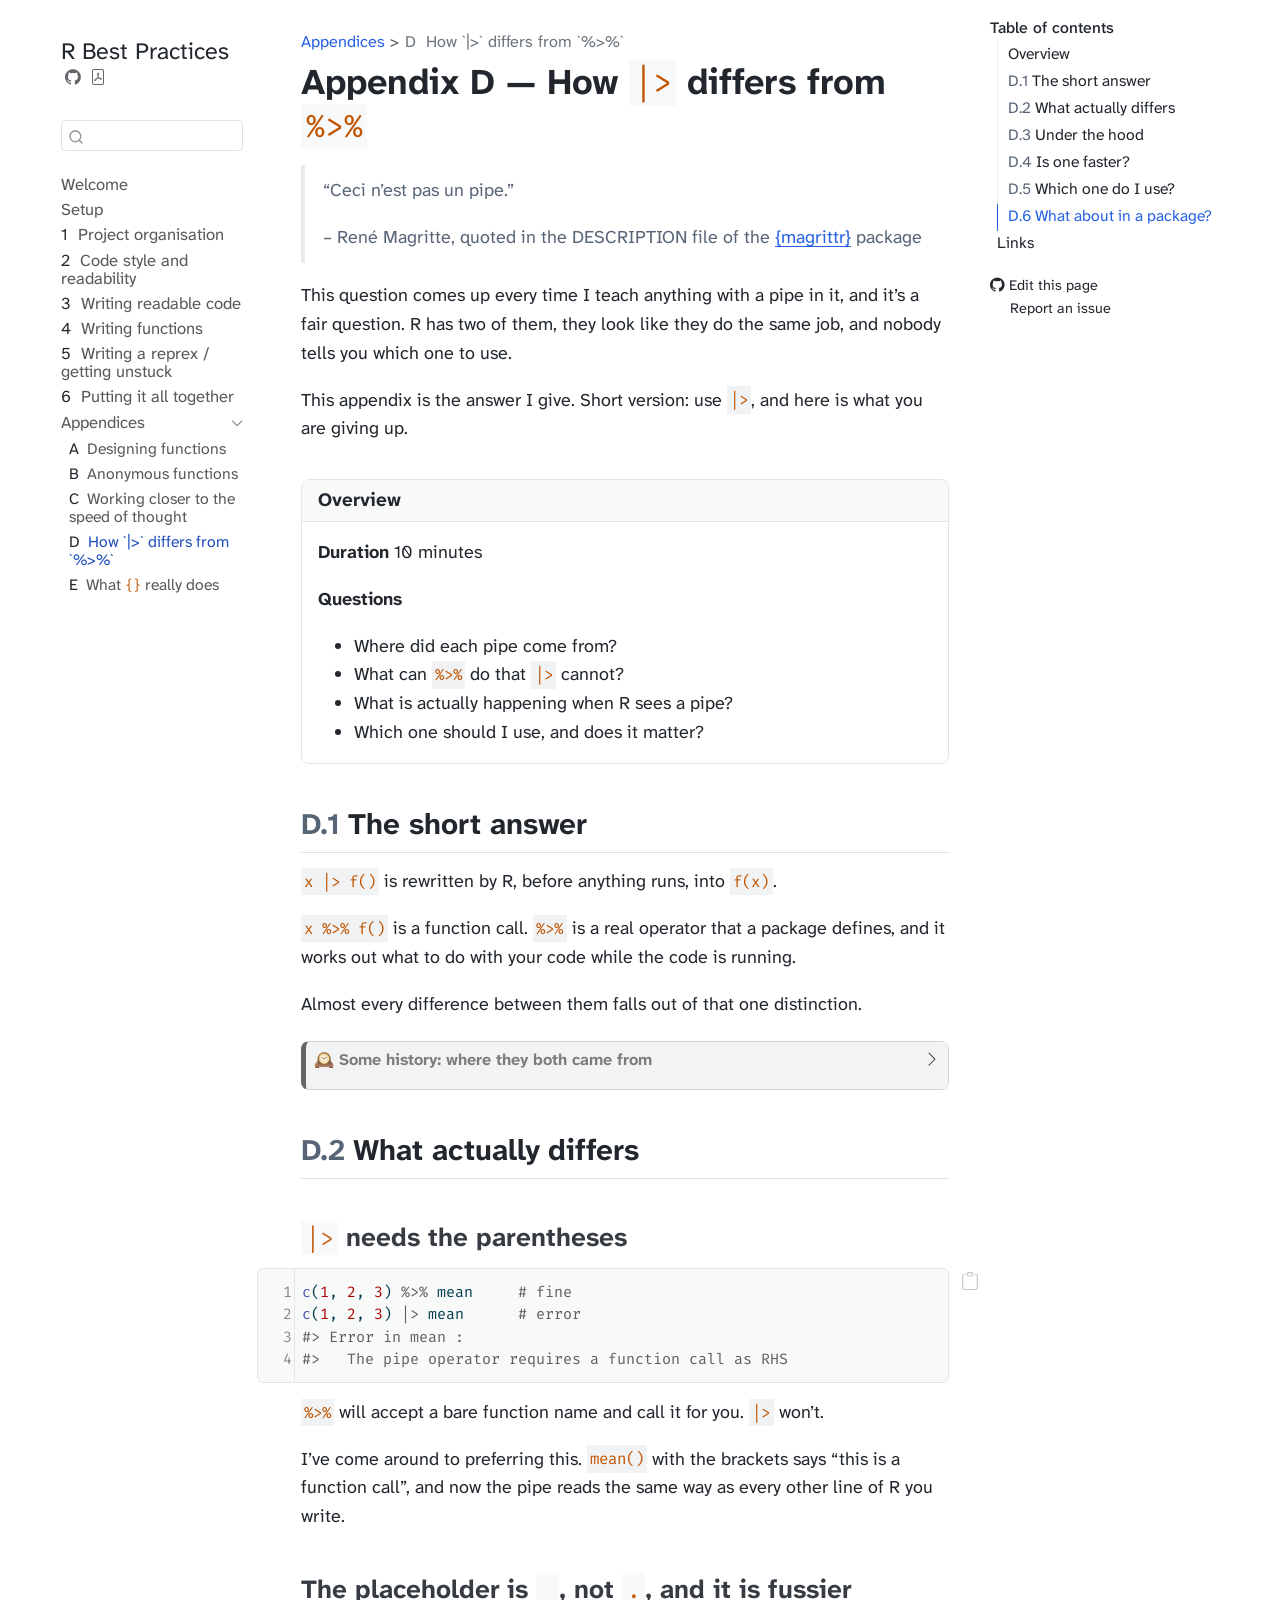
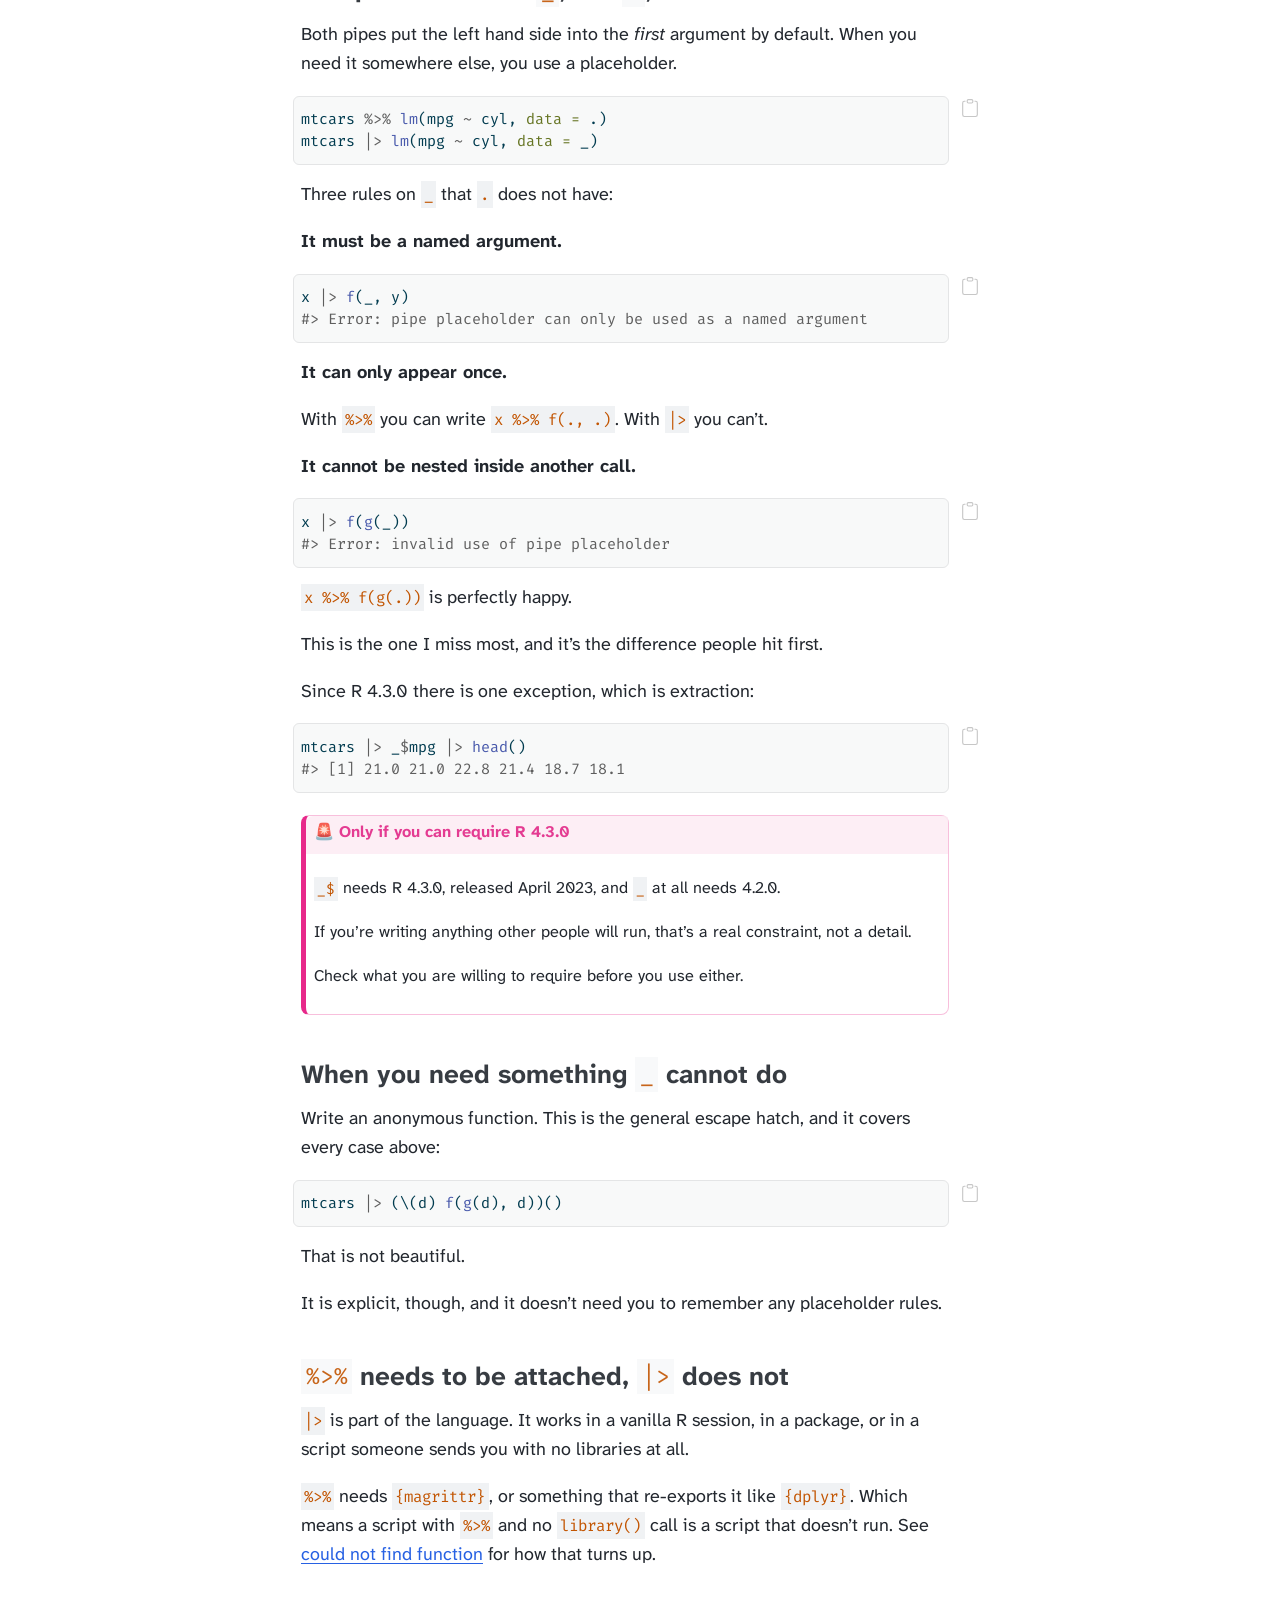
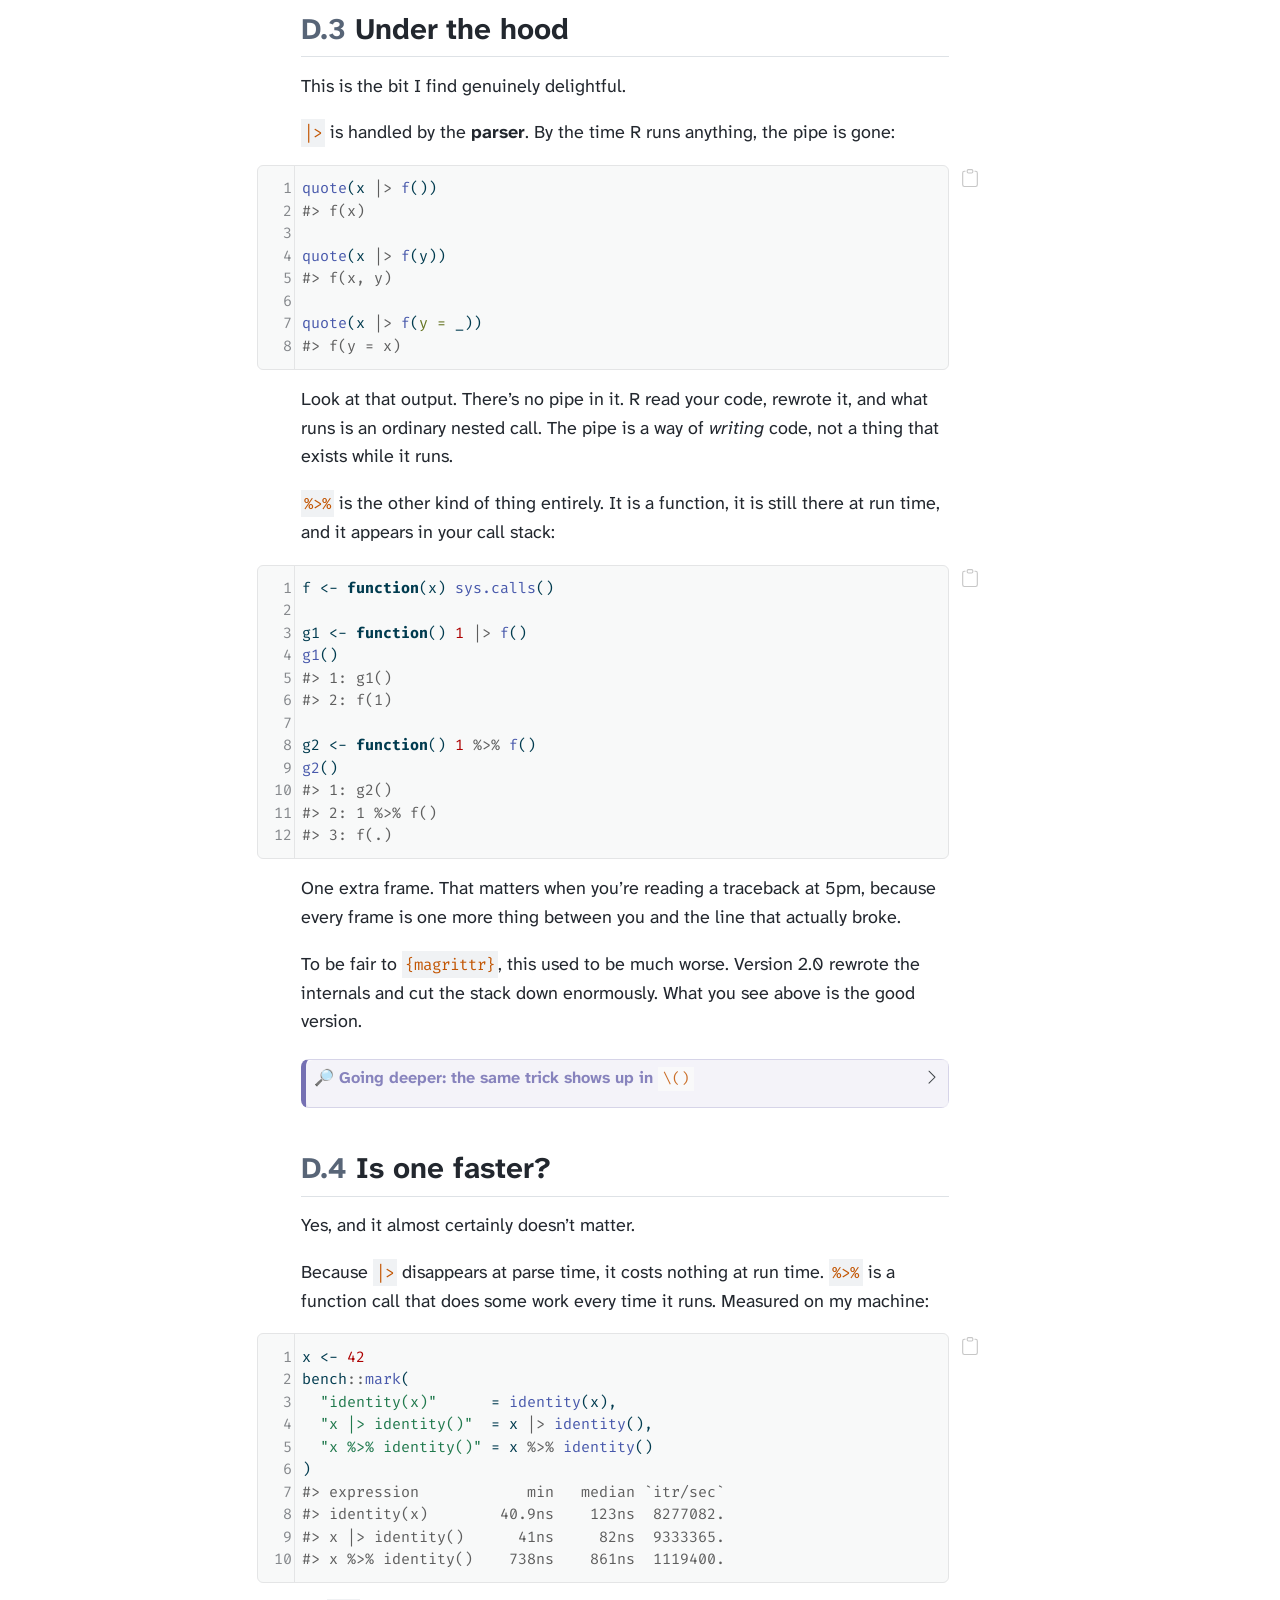
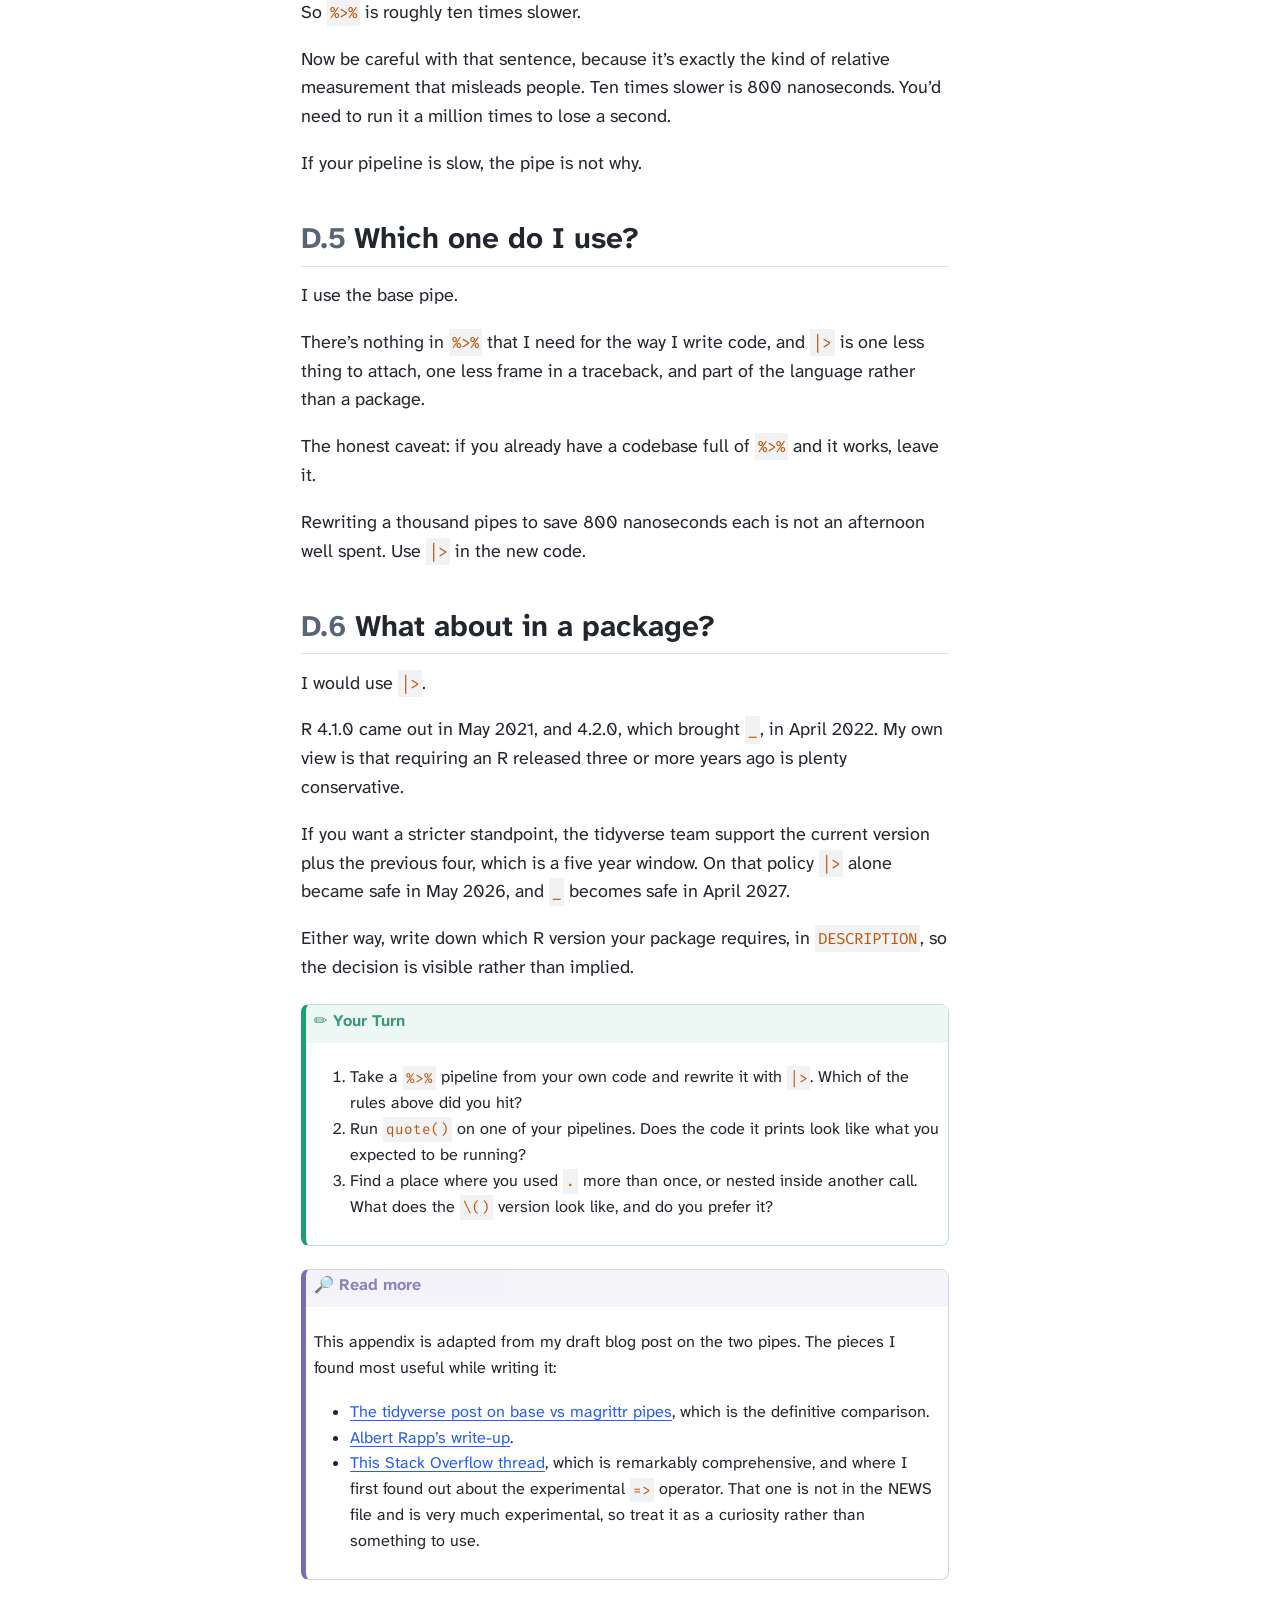
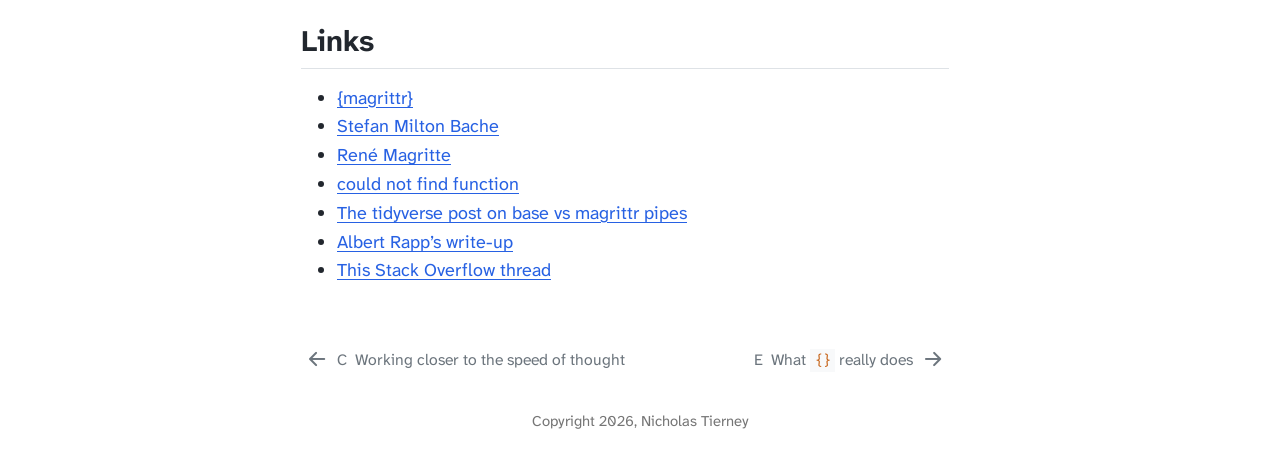
<file: appendix-pipes.html>
<!DOCTYPE html>
<html xmlns="http://www.w3.org/1999/xhtml" lang="en" xml:lang="en"><head>

<meta charset="utf-8">
<meta name="generator" content="quarto-1.10.18">

<meta name="viewport" content="width=device-width, initial-scale=1.0, user-scalable=yes">


<title>Appendix D — How |&gt; differs from %&gt;% – R Best Practices</title>
<style>
/* Default styles provided by pandoc.
** See https://pandoc.org/MANUAL.html#variables-for-html for config info.
*/
span.smallcaps{font-variant: small-caps;}
div.columns{display: flex; gap: 1.5em;}
div.column{flex: auto;}
@media screen {
div.columns{gap: min(4vw, 1.5em);}
div.column{overflow-x: auto;}
}
div.hanging-indent{margin-left: 1.5em; text-indent: -1.5em;}
ul.task-list{list-style: none;}
ul.task-list li input[type="checkbox"] {
  width: 0.8em;
  margin: 0 0.8em 0.2em -1em; /* quarto-specific, see https://github.com/quarto-dev/quarto-cli/issues/4556 */ 
  vertical-align: middle;
}
/* CSS for syntax highlighting */
html { -webkit-text-size-adjust: 100%; }
pre > code.sourceCode { white-space: pre; position: relative; }
pre > code.sourceCode > span { display: inline-block; line-height: 1.25; }
pre > code.sourceCode > span:empty { height: 1.2em; }
.sourceCode { overflow: visible; }
code.sourceCode > span { color: inherit; text-decoration: inherit; }
div.sourceCode { margin: 1em 0; }
pre.sourceCode { margin: 0; }
@media screen {
div.sourceCode { overflow: auto; }
}
@media print {
pre > code.sourceCode { white-space: pre-wrap; }
pre > code.sourceCode > span { text-indent: -5em; padding-left: 5em; }
}
pre.numberSource code
  { counter-reset: source-line 0; }
pre.numberSource code > span
  { position: relative; left: -4em; counter-increment: source-line; }
pre.numberSource code > span > a:first-child::before
  { content: counter(source-line);
    position: relative; left: -1em; text-align: right; vertical-align: baseline;
    border: none; display: inline-block;
    -webkit-touch-callout: none; -webkit-user-select: none;
    -khtml-user-select: none; -moz-user-select: none;
    -ms-user-select: none; user-select: none;
    padding: 0 4px; width: 4em;
  }
pre.numberSource { margin-left: 3em;  padding-left: 4px; }
div.sourceCode
  {   }
@media screen {
pre > code.sourceCode > span > a:first-child::before { text-decoration: underline; }
}
</style>


<script src="site_libs/quarto-nav/quarto-nav.js"></script>
<script src="site_libs/quarto-nav/headroom.min.js"></script>
<script src="site_libs/clipboard/clipboard.min.js"></script>
<script src="site_libs/quarto-search/autocomplete.umd.js"></script>
<script src="site_libs/quarto-search/fuse.min.js"></script>
<script src="site_libs/quarto-search/quarto-search.js"></script>
<meta name="quarto:offset" content="./">
<link href="./appendix-curly-braces.html" rel="next">
<link href="./appendix-speed-of-thought.html" rel="prev">
<script src="site_libs/quarto-html/quarto.js" type="module"></script>
<script src="site_libs/quarto-html/tabsets/tabsets.js" type="module"></script>
<script src="site_libs/quarto-html/popper.min.js"></script>
<script src="site_libs/quarto-html/tippy.umd.min.js"></script>
<script src="site_libs/quarto-html/anchor.min.js"></script>
<link href="site_libs/quarto-html/tippy.css" rel="stylesheet">
<link href="site_libs/quarto-html/quarto-syntax-highlighting-b45b7b0fa9169e986df15f1ef60a279c.css" rel="stylesheet" id="quarto-text-highlighting-styles">
<script src="site_libs/bootstrap/bootstrap.min.js"></script>
<link href="site_libs/bootstrap/bootstrap-icons.css" rel="stylesheet">
<link href="site_libs/bootstrap/bootstrap-2892f92a2cf4cf9b4e1a4840b7613af4.min.css" rel="stylesheet" append-hash="true" id="quarto-bootstrap" data-mode="light">
<script id="quarto-search-options" type="application/json">{
  "location": "sidebar",
  "copy-button": false,
  "collapse-after": 3,
  "panel-placement": "start",
  "type": "textbox",
  "limit": 50,
  "keyboard-shortcut": [
    "f",
    "/",
    "s"
  ],
  "show-item-context": false,
  "language": {
    "search-no-results-text": "No results",
    "search-matching-documents-text": "matching documents",
    "search-copy-link-title": "Copy link to search",
    "search-hide-matches-text": "Hide additional matches",
    "search-more-match-text": "more match in this document",
    "search-more-matches-text": "more matches in this document",
    "search-clear-button-title": "Clear",
    "search-text-placeholder": "",
    "search-detached-cancel-button-title": "Cancel",
    "search-submit-button-title": "Submit",
    "search-label": "Search"
  }
}</script>


</head>

<body class="nav-sidebar floating quarto-light">

<div id="quarto-search-results"></div>
  <header id="quarto-header" class="headroom fixed-top">
  <nav class="quarto-secondary-nav">
    <div class="container-fluid d-flex">
      <button type="button" class="quarto-btn-toggle btn" data-bs-toggle="collapse" role="button" data-bs-target=".quarto-sidebar-collapse-item" aria-controls="quarto-sidebar" aria-expanded="false" aria-label="Toggle sidebar navigation" onclick="if (window.quartoToggleHeadroom) { window.quartoToggleHeadroom(); }">
        <i class="bi bi-layout-text-sidebar-reverse"></i>
      </button>
        <nav class="quarto-page-breadcrumbs" aria-label="breadcrumb"><ol class="breadcrumb"><li class="breadcrumb-item"><a href="./appendix-designing-functions.html">Appendices</a></li><li class="breadcrumb-item"><a href="./appendix-pipes.html"><span class="chapter-number">D</span>&nbsp; <span class="chapter-title">How `|&gt;` differs from `%&gt;%`</span></a></li></ol></nav>
        <a class="flex-grow-1" role="navigation" data-bs-toggle="collapse" data-bs-target=".quarto-sidebar-collapse-item" aria-controls="quarto-sidebar" aria-expanded="false" aria-label="Toggle sidebar navigation" onclick="if (window.quartoToggleHeadroom) { window.quartoToggleHeadroom(); }">      
        </a>
      <button type="button" class="btn quarto-search-button" aria-label="Search" onclick="window.quartoOpenSearch();">
        <i class="bi bi-search"></i>
      </button>
    </div>
  </nav>
</header>
<!-- content -->
<div id="quarto-content" class="quarto-container page-columns page-rows-contents page-layout-article">
<!-- sidebar -->
  <nav id="quarto-sidebar" class="sidebar collapse collapse-horizontal quarto-sidebar-collapse-item sidebar-navigation floating overflow-auto">
    <div class="pt-lg-2 mt-2 text-left sidebar-header">
    <div class="sidebar-title mb-0 py-0">
      <a href="./">R Best Practices</a> 
        <div class="sidebar-tools-main">
    <a href="https://github.com/njtierney/rbestpractices" title="Source Code" class="quarto-navigation-tool px-1" aria-label="Source Code"><i class="bi bi-github"></i></a>
    <a href="./R-Best-Practices.pdf" title="Download PDF" class="quarto-navigation-tool px-1" aria-label="Download PDF"><i class="bi bi-file-pdf"></i></a>
</div>
    </div>
      </div>
        <div class="mt-2 flex-shrink-0 align-items-center">
        <div class="sidebar-search">
        <div id="quarto-search" class="" title="Search"></div>
        </div>
        </div>
    <div class="sidebar-menu-container"> 
    <ul class="list-unstyled mt-1">
        <li class="sidebar-item">
  <div class="sidebar-item-container"> 
  <a href="./index.html" class="sidebar-item-text sidebar-link">
 <span class="menu-text">Welcome</span></a>
  </div>
</li>
        <li class="sidebar-item">
  <div class="sidebar-item-container"> 
  <a href="./setup.html" class="sidebar-item-text sidebar-link">
 <span class="menu-text">Setup</span></a>
  </div>
</li>
        <li class="sidebar-item">
  <div class="sidebar-item-container"> 
  <a href="./project-organisation.html" class="sidebar-item-text sidebar-link">
 <span class="menu-text"><span class="chapter-number">1</span>&nbsp; <span class="chapter-title">Project organisation</span></span></a>
  </div>
</li>
        <li class="sidebar-item">
  <div class="sidebar-item-container"> 
  <a href="./code-style-and-readability.html" class="sidebar-item-text sidebar-link">
 <span class="menu-text"><span class="chapter-number">2</span>&nbsp; <span class="chapter-title">Code style and readability</span></span></a>
  </div>
</li>
        <li class="sidebar-item">
  <div class="sidebar-item-container"> 
  <a href="./writing-readable-code.html" class="sidebar-item-text sidebar-link">
 <span class="menu-text"><span class="chapter-number">3</span>&nbsp; <span class="chapter-title">Writing readable code</span></span></a>
  </div>
</li>
        <li class="sidebar-item">
  <div class="sidebar-item-container"> 
  <a href="./writing-functions.html" class="sidebar-item-text sidebar-link">
 <span class="menu-text"><span class="chapter-number">4</span>&nbsp; <span class="chapter-title">Writing functions</span></span></a>
  </div>
</li>
        <li class="sidebar-item">
  <div class="sidebar-item-container"> 
  <a href="./writing-a-reprex-getting-unstuck.html" class="sidebar-item-text sidebar-link">
 <span class="menu-text"><span class="chapter-number">5</span>&nbsp; <span class="chapter-title">Writing a reprex / getting unstuck</span></span></a>
  </div>
</li>
        <li class="sidebar-item">
  <div class="sidebar-item-container"> 
  <a href="./putting-it-all-together.html" class="sidebar-item-text sidebar-link">
 <span class="menu-text"><span class="chapter-number">6</span>&nbsp; <span class="chapter-title">Putting it all together</span></span></a>
  </div>
</li>
        <li class="sidebar-item sidebar-item-section">
      <div class="sidebar-item-container"> 
            <a class="sidebar-item-text sidebar-link text-start" data-bs-toggle="collapse" data-bs-target="#quarto-sidebar-section-1" role="navigation" aria-expanded="true">
 <span class="menu-text">Appendices</span></a>
          <a class="sidebar-item-toggle text-start" data-bs-toggle="collapse" data-bs-target="#quarto-sidebar-section-1" role="navigation" aria-expanded="true" aria-label="Toggle section">
            <i class="bi bi-chevron-right ms-2"></i>
          </a> 
      </div>
      <ul id="quarto-sidebar-section-1" class="collapse list-unstyled sidebar-section depth1 show">  
          <li class="sidebar-item">
  <div class="sidebar-item-container"> 
  <a href="./appendix-designing-functions.html" class="sidebar-item-text sidebar-link">
 <span class="menu-text"><span class="chapter-number">A</span>&nbsp; <span class="chapter-title">Designing functions</span></span></a>
  </div>
</li>
          <li class="sidebar-item">
  <div class="sidebar-item-container"> 
  <a href="./appendix-anonymous-functions.html" class="sidebar-item-text sidebar-link">
 <span class="menu-text"><span class="chapter-number">B</span>&nbsp; <span class="chapter-title">Anonymous functions</span></span></a>
  </div>
</li>
          <li class="sidebar-item">
  <div class="sidebar-item-container"> 
  <a href="./appendix-speed-of-thought.html" class="sidebar-item-text sidebar-link">
 <span class="menu-text"><span class="chapter-number">C</span>&nbsp; <span class="chapter-title">Working closer to the speed of thought</span></span></a>
  </div>
</li>
          <li class="sidebar-item">
  <div class="sidebar-item-container"> 
  <a href="./appendix-pipes.html" class="sidebar-item-text sidebar-link active">
 <span class="menu-text"><span class="chapter-number">D</span>&nbsp; <span class="chapter-title">How `|&gt;` differs from `%&gt;%`</span></span></a>
  </div>
</li>
          <li class="sidebar-item">
  <div class="sidebar-item-container"> 
  <a href="./appendix-curly-braces.html" class="sidebar-item-text sidebar-link">
 <span class="menu-text"><span class="chapter-number">E</span>&nbsp; <span class="chapter-title">What <code>{}</code> really does</span></span></a>
  </div>
</li>
      </ul>
  </li>
    </ul>
    </div>
</nav>
<div id="quarto-sidebar-glass" class="quarto-sidebar-collapse-item" data-bs-toggle="collapse" data-bs-target=".quarto-sidebar-collapse-item"></div>
<!-- margin-sidebar -->
    <div id="quarto-margin-sidebar" class="sidebar margin-sidebar">
        <nav id="TOC" role="doc-toc" class="toc-active">
    <h2 id="toc-title">Table of contents</h2>
   
  <ul>
  <li><a href="#overview" id="toc-overview" class="nav-link active" data-scroll-target="#overview">Overview</a></li>
  <li><a href="#the-short-answer" id="toc-the-short-answer" class="nav-link" data-scroll-target="#the-short-answer"><span class="header-section-number">D.1</span> The short answer</a></li>
  <li><a href="#what-actually-differs" id="toc-what-actually-differs" class="nav-link" data-scroll-target="#what-actually-differs"><span class="header-section-number">D.2</span> What actually differs</a>
  <ul class="collapse">
  <li><a href="#needs-the-parentheses" id="toc-needs-the-parentheses" class="nav-link" data-scroll-target="#needs-the-parentheses"><code>|&gt;</code> needs the parentheses</a></li>
  <li><a href="#the-placeholder-is-_-not-.-and-it-is-fussier" id="toc-the-placeholder-is-_-not-.-and-it-is-fussier" class="nav-link" data-scroll-target="#the-placeholder-is-_-not-.-and-it-is-fussier">The placeholder is <code>_</code>, not <code>.</code>, and it is fussier</a></li>
  <li><a href="#when-you-need-something-_-cannot-do" id="toc-when-you-need-something-_-cannot-do" class="nav-link" data-scroll-target="#when-you-need-something-_-cannot-do">When you need something <code>_</code> cannot do</a></li>
  <li><a href="#needs-to-be-attached-does-not" id="toc-needs-to-be-attached-does-not" class="nav-link" data-scroll-target="#needs-to-be-attached-does-not"><code>%&gt;%</code> needs to be attached, <code>|&gt;</code> does not</a></li>
  </ul></li>
  <li><a href="#under-the-hood" id="toc-under-the-hood" class="nav-link" data-scroll-target="#under-the-hood"><span class="header-section-number">D.3</span> Under the hood</a></li>
  <li><a href="#is-one-faster" id="toc-is-one-faster" class="nav-link" data-scroll-target="#is-one-faster"><span class="header-section-number">D.4</span> Is one faster?</a></li>
  <li><a href="#which-one-do-i-use" id="toc-which-one-do-i-use" class="nav-link" data-scroll-target="#which-one-do-i-use"><span class="header-section-number">D.5</span> Which one do I use?</a></li>
  <li><a href="#what-about-in-a-package" id="toc-what-about-in-a-package" class="nav-link" data-scroll-target="#what-about-in-a-package"><span class="header-section-number">D.6</span> What about in a package?</a></li>
  <li>Links</li>
  </ul>
<div class="toc-actions"><ul><li><a href="https://github.com/njtierney/rbestpractices/edit/main/appendix-pipes.qmd" class="toc-action"><i class="bi bi-github"></i>Edit this page</a></li><li><a href="https://github.com/njtierney/rbestpractices/issues/new" class="toc-action"><i class="bi empty"></i>Report an issue</a></li></ul></div></nav>
    </div>
<!-- main -->
<main class="content" id="quarto-document-content">

<header id="title-block-header" class="quarto-title-block default"><nav class="quarto-page-breadcrumbs quarto-title-breadcrumbs d-none d-lg-block" aria-label="breadcrumb"><ol class="breadcrumb"><li class="breadcrumb-item"><a href="./appendix-designing-functions.html">Appendices</a></li><li class="breadcrumb-item"><a href="./appendix-pipes.html"><span class="chapter-number">D</span>&nbsp; <span class="chapter-title">How `|&gt;` differs from `%&gt;%`</span></a></li></ol></nav>
<div class="quarto-title">
<h1 class="title"><span id="sec-pipes" class="quarto-section-identifier">Appendix D — How <code>|&gt;</code> differs from <code>%&gt;%</code></span></h1>
</div>



<div class="quarto-title-meta">

    
  
    
  </div>
  


</header>


<blockquote class="blockquote">
<p>“Ceci n’est pas un pipe.”</p>
<p>– René Magritte, quoted in the DESCRIPTION file of the <a href="https://magrittr.tidyverse.org/">{magrittr}</a> package</p>
</blockquote>
<p>This question comes up every time I teach anything with a pipe in it, and it’s a fair question. R has two of them, they look like they do the same job, and nobody tells you which one to use.</p>
<p>This appendix is the answer I give. Short version: use <code>|&gt;</code>, and here is what you are giving up.</p>
<section id="overview" class="level2 unnumbered overview">
<h2 class="unnumbered anchored" data-anchor-id="overview">Overview</h2>
<p><strong>Duration</strong> 10 minutes</p>
<p><strong>Questions</strong></p>
<ul>
<li>Where did each pipe come from?</li>
<li>What can <code>%&gt;%</code> do that <code>|&gt;</code> cannot?</li>
<li>What is actually happening when R sees a pipe?</li>
<li>Which one should I use, and does it matter?</li>
</ul>
</section>
<section id="the-short-answer" class="level2" data-number="D.1">
<h2 data-number="D.1" class="anchored" data-anchor-id="the-short-answer"><span class="header-section-number">D.1</span> The short answer</h2>
<p><code>x |&gt; f()</code> is rewritten by R, before anything runs, into <code>f(x)</code>.</p>
<p><code>x %&gt;% f()</code> is a function call. <code>%&gt;%</code> is a real operator that a package defines, and it works out what to do with your code while the code is running.</p>
<p>Almost every difference between them falls out of that one distinction.</p>
<div class="callout callout-style-default callout-caution callout-titled" title="Some history: where they both came from">
<div class="callout-header d-flex align-content-center collapsed" data-bs-toggle="collapse" data-bs-target=".callout-1-contents" aria-controls="callout-1" aria-expanded="false" aria-label="Toggle callout">
<div class="callout-icon-container">
<i class="callout-icon"></i>
</div>
<div class="callout-title-container flex-fill">
<span class="screen-reader-only">Caution</span>Some history: where they both came from
</div>
<div class="callout-btn-toggle d-inline-block border-0 py-1 ps-1 pe-0 float-end"><i class="callout-toggle"></i></div>
</div>
<div id="callout-1" class="callout-1-contents callout-collapse collapse">
<div class="callout-body-container callout-body">
<p><code>%&gt;%</code> arrived first, in the <code>{magrittr}</code> package by <a href="https://stefanbache.dk/">Stefan Milton Bache</a>, in 2014. The idea came from F#, which has had a <code>|&gt;</code> operator for years, and there were a couple of earlier R attempts, including a <code>%.%</code> chain operator that did not stick.</p>
<p>It caught on enormously. The tidyverse re-exported it, so for most people <code>%&gt;%</code> arrived without them ever installing <code>{magrittr}</code>, and for the best part of a decade “the pipe” meant <code>%&gt;%</code>.</p>
<p>The name is a joke about <a href="https://en.wikipedia.org/wiki/The_Treachery_of_Images">René Magritte</a>, which is why the DESCRIPTION file says “Ceci n’est pas un pipe.”</p>
<p>The base R pipe, <code>|&gt;</code>, came much later, in R 4.1.0 in May 2021, after a lot of discussion inside R Core. The <code>_</code> placeholder followed in 4.2.0 in April 2022, and <code>_$</code> extraction in 4.3.0 in April 2023.</p>
</div>
</div>
</div>
</section>
<section id="what-actually-differs" class="level2" data-number="D.2">
<h2 data-number="D.2" class="anchored" data-anchor-id="what-actually-differs"><span class="header-section-number">D.2</span> What actually differs</h2>
<section id="needs-the-parentheses" class="level3">
<h3 class="anchored" data-anchor-id="needs-the-parentheses"><code>|&gt;</code> needs the parentheses</h3>
<div class="code-copy-outer-scaffold"><div class="sourceCode" id="cb1"><pre class="sourceCode numberSource r number-lines code-with-copy"><code class="sourceCode r"><span id="cb1-1"><a href="#cb1-1" aria-label="1"></a><span class="fu">c</span>(<span class="dv">1</span>, <span class="dv">2</span>, <span class="dv">3</span>) <span class="sc">%&gt;%</span> mean     <span class="co"># fine</span></span>
<span id="cb1-2"><a href="#cb1-2" aria-label="2"></a><span class="fu">c</span>(<span class="dv">1</span>, <span class="dv">2</span>, <span class="dv">3</span>) <span class="sc">|&gt;</span> mean      <span class="co"># error</span></span>
<span id="cb1-3"><a href="#cb1-3" aria-label="3"></a><span class="co">#&gt; Error in mean :</span></span>
<span id="cb1-4"><a href="#cb1-4" aria-label="4"></a><span class="co">#&gt;   The pipe operator requires a function call as RHS</span></span></code></pre></div><button title="Copy to Clipboard" class="code-copy-button"><i class="bi"></i></button></div>
<p><code>%&gt;%</code> will accept a bare function name and call it for you. <code>|&gt;</code> won’t.</p>
<p>I’ve come around to preferring this. <code>mean()</code> with the brackets says “this is a function call”, and now the pipe reads the same way as every other line of R you write.</p>
</section>
<section id="the-placeholder-is-_-not-.-and-it-is-fussier" class="level3">
<h3 class="anchored" data-anchor-id="the-placeholder-is-_-not-.-and-it-is-fussier">The placeholder is <code>_</code>, not <code>.</code>, and it is fussier</h3>
<p>Both pipes put the left hand side into the <em>first</em> argument by default. When you need it somewhere else, you use a placeholder.</p>
<div class="code-copy-outer-scaffold"><div class="sourceCode" id="cb2"><pre class="sourceCode numberSource r number-lines code-with-copy"><code class="sourceCode r"><span id="cb2-1"><a href="#cb2-1" aria-label="1"></a>mtcars <span class="sc">%&gt;%</span> <span class="fu">lm</span>(mpg <span class="sc">~</span> cyl, <span class="at">data =</span> .)</span>
<span id="cb2-2"><a href="#cb2-2" aria-label="2"></a>mtcars <span class="sc">|&gt;</span> <span class="fu">lm</span>(mpg <span class="sc">~</span> cyl, <span class="at">data =</span> _)</span></code></pre></div><button title="Copy to Clipboard" class="code-copy-button"><i class="bi"></i></button></div>
<p>Three rules on <code>_</code> that <code>.</code> does not have:</p>
<p><strong>It must be a named argument.</strong></p>
<div class="code-copy-outer-scaffold"><div class="sourceCode" id="cb3"><pre class="sourceCode numberSource r number-lines code-with-copy"><code class="sourceCode r"><span id="cb3-1"><a href="#cb3-1" aria-label="1"></a>x <span class="sc">|&gt;</span> <span class="fu">f</span>(_, y)</span>
<span id="cb3-2"><a href="#cb3-2" aria-label="2"></a><span class="co">#&gt; Error: pipe placeholder can only be used as a named argument</span></span></code></pre></div><button title="Copy to Clipboard" class="code-copy-button"><i class="bi"></i></button></div>
<p><strong>It can only appear once.</strong></p>
<p>With <code>%&gt;%</code> you can write <code>x %&gt;% f(., .)</code>. With <code>|&gt;</code> you can’t.</p>
<p><strong>It cannot be nested inside another call.</strong></p>
<div class="code-copy-outer-scaffold"><div class="sourceCode" id="cb4"><pre class="sourceCode numberSource r number-lines code-with-copy"><code class="sourceCode r"><span id="cb4-1"><a href="#cb4-1" aria-label="1"></a>x <span class="sc">|&gt;</span> <span class="fu">f</span>(<span class="fu">g</span>(_))</span>
<span id="cb4-2"><a href="#cb4-2" aria-label="2"></a><span class="co">#&gt; Error: invalid use of pipe placeholder</span></span></code></pre></div><button title="Copy to Clipboard" class="code-copy-button"><i class="bi"></i></button></div>
<p><code>x %&gt;% f(g(.))</code> is perfectly happy.</p>
<p>This is the one I miss most, and it’s the difference people hit first.</p>
<p>Since R 4.3.0 there is one exception, which is extraction:</p>
<div class="code-copy-outer-scaffold"><div class="sourceCode" id="cb5"><pre class="sourceCode numberSource r number-lines code-with-copy"><code class="sourceCode r"><span id="cb5-1"><a href="#cb5-1" aria-label="1"></a>mtcars <span class="sc">|&gt;</span> _<span class="sc">$</span>mpg <span class="sc">|&gt;</span> <span class="fu">head</span>()</span>
<span id="cb5-2"><a href="#cb5-2" aria-label="2"></a><span class="co">#&gt; [1] 21.0 21.0 22.8 21.4 18.7 18.1</span></span></code></pre></div><button title="Copy to Clipboard" class="code-copy-button"><i class="bi"></i></button></div>
<div class="callout callout-style-default callout-important callout-titled" title="Only if you can require R 4.3.0">
<div class="callout-header d-flex align-content-center">
<div class="callout-icon-container">
<i class="callout-icon"></i>
</div>
<div class="callout-title-container flex-fill">
<span class="screen-reader-only">Important</span>Only if you can require R 4.3.0
</div>
</div>
<div class="callout-body-container callout-body">
<p><code>_$</code> needs R 4.3.0, released April 2023, and <code>_</code> at all needs 4.2.0.</p>
<p>If you’re writing anything other people will run, that’s a real constraint, not a detail.</p>
<p>Check what you are willing to require before you use either.</p>
</div>
</div>
</section>
<section id="when-you-need-something-_-cannot-do" class="level3">
<h3 class="anchored" data-anchor-id="when-you-need-something-_-cannot-do">When you need something <code>_</code> cannot do</h3>
<p>Write an anonymous function. This is the general escape hatch, and it covers every case above:</p>
<div class="code-copy-outer-scaffold"><div class="sourceCode" id="cb6"><pre class="sourceCode numberSource r number-lines code-with-copy"><code class="sourceCode r"><span id="cb6-1"><a href="#cb6-1" aria-label="1"></a>mtcars <span class="sc">|&gt;</span> (\(d) <span class="fu">f</span>(<span class="fu">g</span>(d), d))()</span></code></pre></div><button title="Copy to Clipboard" class="code-copy-button"><i class="bi"></i></button></div>
<p>That is not beautiful.</p>
<p>It is explicit, though, and it doesn’t need you to remember any placeholder rules.</p>
</section>
<section id="needs-to-be-attached-does-not" class="level3">
<h3 class="anchored" data-anchor-id="needs-to-be-attached-does-not"><code>%&gt;%</code> needs to be attached, <code>|&gt;</code> does not</h3>
<p><code>|&gt;</code> is part of the language. It works in a vanilla R session, in a package, or in a script someone sends you with no libraries at all.</p>
<p><code>%&gt;%</code> needs <code>{magrittr}</code>, or something that re-exports it like <code>{dplyr}</code>. Which means a script with <code>%&gt;%</code> and no <code>library()</code> call is a script that doesn’t run. See <a href="./writing-a-reprex-getting-unstuck.html">could not find function</a> for how that turns up.</p>
</section>
</section>
<section id="under-the-hood" class="level2" data-number="D.3">
<h2 data-number="D.3" class="anchored" data-anchor-id="under-the-hood"><span class="header-section-number">D.3</span> Under the hood</h2>
<p>This is the bit I find genuinely delightful.</p>
<p><code>|&gt;</code> is handled by the <strong>parser</strong>. By the time R runs anything, the pipe is gone:</p>
<div class="code-copy-outer-scaffold"><div class="sourceCode" id="cb7"><pre class="sourceCode numberSource r number-lines code-with-copy"><code class="sourceCode r"><span id="cb7-1"><a href="#cb7-1" aria-label="1"></a><span class="fu">quote</span>(x <span class="sc">|&gt;</span> <span class="fu">f</span>())</span>
<span id="cb7-2"><a href="#cb7-2" aria-label="2"></a><span class="co">#&gt; f(x)</span></span>
<span id="cb7-3"><a href="#cb7-3" aria-label="3"></a></span>
<span id="cb7-4"><a href="#cb7-4" aria-label="4"></a><span class="fu">quote</span>(x <span class="sc">|&gt;</span> <span class="fu">f</span>(y))</span>
<span id="cb7-5"><a href="#cb7-5" aria-label="5"></a><span class="co">#&gt; f(x, y)</span></span>
<span id="cb7-6"><a href="#cb7-6" aria-label="6"></a></span>
<span id="cb7-7"><a href="#cb7-7" aria-label="7"></a><span class="fu">quote</span>(x <span class="sc">|&gt;</span> <span class="fu">f</span>(<span class="at">y =</span> _))</span>
<span id="cb7-8"><a href="#cb7-8" aria-label="8"></a><span class="co">#&gt; f(y = x)</span></span></code></pre></div><button title="Copy to Clipboard" class="code-copy-button"><i class="bi"></i></button></div>
<p>Look at that output. There’s no pipe in it. R read your code, rewrote it, and what runs is an ordinary nested call. The pipe is a way of <em>writing</em> code, not a thing that exists while it runs.</p>
<p><code>%&gt;%</code> is the other kind of thing entirely. It is a function, it is still there at run time, and it appears in your call stack:</p>
<div class="code-copy-outer-scaffold"><div class="sourceCode" id="cb8"><pre class="sourceCode numberSource r number-lines code-with-copy"><code class="sourceCode r"><span id="cb8-1"><a href="#cb8-1" aria-label="1"></a>f <span class="ot">&lt;-</span> <span class="cf">function</span>(x) <span class="fu">sys.calls</span>()</span>
<span id="cb8-2"><a href="#cb8-2" aria-label="2"></a></span>
<span id="cb8-3"><a href="#cb8-3" aria-label="3"></a>g1 <span class="ot">&lt;-</span> <span class="cf">function</span>() <span class="dv">1</span> <span class="sc">|&gt;</span> <span class="fu">f</span>()</span>
<span id="cb8-4"><a href="#cb8-4" aria-label="4"></a><span class="fu">g1</span>()</span>
<span id="cb8-5"><a href="#cb8-5" aria-label="5"></a><span class="co">#&gt; 1: g1()</span></span>
<span id="cb8-6"><a href="#cb8-6" aria-label="6"></a><span class="co">#&gt; 2: f(1)</span></span>
<span id="cb8-7"><a href="#cb8-7" aria-label="7"></a></span>
<span id="cb8-8"><a href="#cb8-8" aria-label="8"></a>g2 <span class="ot">&lt;-</span> <span class="cf">function</span>() <span class="dv">1</span> <span class="sc">%&gt;%</span> <span class="fu">f</span>()</span>
<span id="cb8-9"><a href="#cb8-9" aria-label="9"></a><span class="fu">g2</span>()</span>
<span id="cb8-10"><a href="#cb8-10" aria-label="10"></a><span class="co">#&gt; 1: g2()</span></span>
<span id="cb8-11"><a href="#cb8-11" aria-label="11"></a><span class="co">#&gt; 2: 1 %&gt;% f()</span></span>
<span id="cb8-12"><a href="#cb8-12" aria-label="12"></a><span class="co">#&gt; 3: f(.)</span></span></code></pre></div><button title="Copy to Clipboard" class="code-copy-button"><i class="bi"></i></button></div>
<p>One extra frame. That matters when you’re reading a traceback at 5pm, because every frame is one more thing between you and the line that actually broke.</p>
<p>To be fair to <code>{magrittr}</code>, this used to be much worse. Version 2.0 rewrote the internals and cut the stack down enormously. What you see above is the good version.</p>
<div class="callout callout-style-default callout-tip callout-titled" title="Going deeper: the same trick shows up in `\()`">
<div class="callout-header d-flex align-content-center collapsed" data-bs-toggle="collapse" data-bs-target=".callout-3-contents" aria-controls="callout-3" aria-expanded="false" aria-label="Toggle callout">
<div class="callout-icon-container">
<i class="callout-icon"></i>
</div>
<div class="callout-title-container flex-fill">
<span class="screen-reader-only">Tip</span>Going deeper: the same trick shows up in <code>\()</code>
</div>
<div class="callout-btn-toggle d-inline-block border-0 py-1 ps-1 pe-0 float-end"><i class="callout-toggle"></i></div>
</div>
<div id="callout-3" class="callout-3-contents callout-collapse collapse">
<div class="callout-body-container callout-body">
<p><code>\(x) x + 1</code> is also a syntax transformation. R reads it and hands back an ordinary function:</p>
<div class="code-copy-outer-scaffold"><div class="sourceCode" id="cb9"><pre class="sourceCode numberSource r number-lines code-with-copy"><code class="sourceCode r"><span id="cb9-1"><a href="#cb9-1" aria-label="1"></a><span class="fu">quote</span>(\(x) x <span class="sc">+</span> <span class="dv">1</span>)</span>
<span id="cb9-2"><a href="#cb9-2" aria-label="2"></a><span class="co">#&gt; function(x) x + 1</span></span></code></pre></div><button title="Copy to Clipboard" class="code-copy-button"><i class="bi"></i></button></div>
<p>Same idea as the pipe. A shorter way to write something, which stops existing the moment R has read it.</p>
</div>
</div>
</div>
</section>
<section id="is-one-faster" class="level2" data-number="D.4">
<h2 data-number="D.4" class="anchored" data-anchor-id="is-one-faster"><span class="header-section-number">D.4</span> Is one faster?</h2>
<p>Yes, and it almost certainly doesn’t matter.</p>
<p>Because <code>|&gt;</code> disappears at parse time, it costs nothing at run time. <code>%&gt;%</code> is a function call that does some work every time it runs. Measured on my machine:</p>
<div class="code-copy-outer-scaffold"><div class="sourceCode" id="cb10"><pre class="sourceCode numberSource r number-lines code-with-copy"><code class="sourceCode r"><span id="cb10-1"><a href="#cb10-1" aria-label="1"></a>x <span class="ot">&lt;-</span> <span class="dv">42</span></span>
<span id="cb10-2"><a href="#cb10-2" aria-label="2"></a>bench<span class="sc">::</span><span class="fu">mark</span>(</span>
<span id="cb10-3"><a href="#cb10-3" aria-label="3"></a>  <span class="st">"identity(x)"</span>      <span class="ot">=</span> <span class="fu">identity</span>(x),</span>
<span id="cb10-4"><a href="#cb10-4" aria-label="4"></a>  <span class="st">"x |&gt; identity()"</span>  <span class="ot">=</span> x <span class="sc">|&gt;</span> <span class="fu">identity</span>(),</span>
<span id="cb10-5"><a href="#cb10-5" aria-label="5"></a>  <span class="st">"x %&gt;% identity()"</span> <span class="ot">=</span> x <span class="sc">%&gt;%</span> <span class="fu">identity</span>()</span>
<span id="cb10-6"><a href="#cb10-6" aria-label="6"></a>)</span>
<span id="cb10-7"><a href="#cb10-7" aria-label="7"></a><span class="co">#&gt; expression            min   median `itr/sec`</span></span>
<span id="cb10-8"><a href="#cb10-8" aria-label="8"></a><span class="co">#&gt; identity(x)        40.9ns    123ns  8277082.</span></span>
<span id="cb10-9"><a href="#cb10-9" aria-label="9"></a><span class="co">#&gt; x |&gt; identity()      41ns     82ns  9333365.</span></span>
<span id="cb10-10"><a href="#cb10-10" aria-label="10"></a><span class="co">#&gt; x %&gt;% identity()    738ns    861ns  1119400.</span></span></code></pre></div><button title="Copy to Clipboard" class="code-copy-button"><i class="bi"></i></button></div>
<p>So <code>%&gt;%</code> is roughly ten times slower.</p>
<p>Now be careful with that sentence, because it’s exactly the kind of relative measurement that misleads people. Ten times slower is 800 nanoseconds. You’d need to run it a million times to lose a second.</p>
<p>If your pipeline is slow, the pipe is not why.</p>
</section>
<section id="which-one-do-i-use" class="level2" data-number="D.5">
<h2 data-number="D.5" class="anchored" data-anchor-id="which-one-do-i-use"><span class="header-section-number">D.5</span> Which one do I use?</h2>
<p>I use the base pipe.</p>
<p>There’s nothing in <code>%&gt;%</code> that I need for the way I write code, and <code>|&gt;</code> is one less thing to attach, one less frame in a traceback, and part of the language rather than a package.</p>
<p>The honest caveat: if you already have a codebase full of <code>%&gt;%</code> and it works, leave it.</p>
<p>Rewriting a thousand pipes to save 800 nanoseconds each is not an afternoon well spent. Use <code>|&gt;</code> in the new code.</p>
</section>
<section id="what-about-in-a-package" class="level2" data-number="D.6">
<h2 data-number="D.6" class="anchored" data-anchor-id="what-about-in-a-package"><span class="header-section-number">D.6</span> What about in a package?</h2>
<p>I would use <code>|&gt;</code>.</p>
<p>R 4.1.0 came out in May 2021, and 4.2.0, which brought <code>_</code>, in April 2022. My own view is that requiring an R released three or more years ago is plenty conservative.</p>
<p>If you want a stricter standpoint, the tidyverse team support the current version plus the previous four, which is a five year window. On that policy <code>|&gt;</code> alone became safe in May 2026, and <code>_</code> becomes safe in April 2027.</p>
<p>Either way, write down which R version your package requires, in <code>DESCRIPTION</code>, so the decision is visible rather than implied.</p>
<div class="callout callout-style-default callout-note callout-titled" title="Your Turn">
<div class="callout-header d-flex align-content-center">
<div class="callout-icon-container">
<i class="callout-icon"></i>
</div>
<div class="callout-title-container flex-fill">
<span class="screen-reader-only">Note</span>Your Turn
</div>
</div>
<div class="callout-body-container callout-body">
<ol type="1">
<li>Take a <code>%&gt;%</code> pipeline from your own code and rewrite it with <code>|&gt;</code>. Which of the rules above did you hit?</li>
<li>Run <code>quote()</code> on one of your pipelines. Does the code it prints look like what you expected to be running?</li>
<li>Find a place where you used <code>.</code> more than once, or nested inside another call. What does the <code>\()</code> version look like, and do you prefer it?</li>
</ol>
</div>
</div>
<div class="callout callout-style-default callout-tip callout-titled" title="Read more">
<div class="callout-header d-flex align-content-center">
<div class="callout-icon-container">
<i class="callout-icon"></i>
</div>
<div class="callout-title-container flex-fill">
<span class="screen-reader-only">Tip</span>Read more
</div>
</div>
<div class="callout-body-container callout-body">
<p>This appendix is adapted from my draft blog post on the two pipes. The pieces I found most useful while writing it:</p>
<ul>
<li><a href="https://www.tidyverse.org/blog/2023/04/base-vs-magrittr-pipe/">The tidyverse post on base vs magrittr pipes</a>, which is the definitive comparison.</li>
<li><a href="https://albert-rapp.de/posts/31_pipes_compared/31_pipes_compared">Albert Rapp’s write-up</a>.</li>
<li><a href="https://stackoverflow.com/questions/67633022/what-are-the-differences-between-rs-native-pipe-and-the-magrittr-pipe">This Stack Overflow thread</a>, which is remarkably comprehensive, and where I first found out about the experimental <code>=&gt;</code> operator. That one is not in the NEWS file and is very much experimental, so treat it as a curiosity rather than something to use.</li>
</ul>
</div>
</div>


</section>
<section class="level2 unnumbered">
<h2 class="unnumbered anchored" data-anchor-id="">Links</h2>
<ul>
<li><a href="https://magrittr.tidyverse.org/">{magrittr}</a></li>
<li><a href="https://stefanbache.dk/">Stefan Milton Bache</a></li>
<li><a href="https://en.wikipedia.org/wiki/The_Treachery_of_Images">René Magritte</a></li>
<li><a href="./writing-a-reprex-getting-unstuck.html">could not find function</a></li>
<li><a href="https://www.tidyverse.org/blog/2023/04/base-vs-magrittr-pipe/">The tidyverse post on base vs magrittr pipes</a></li>
<li><a href="https://albert-rapp.de/posts/31_pipes_compared/31_pipes_compared">Albert Rapp’s write-up</a></li>
<li><a href="https://stackoverflow.com/questions/67633022/what-are-the-differences-between-rs-native-pipe-and-the-magrittr-pipe">This Stack Overflow thread</a></li>
</ul>
</section>

</main> <!-- /main -->
<script id="quarto-html-after-body" type="application/javascript">
  window.document.addEventListener("DOMContentLoaded", function (event) {
    const icon = "";
    const anchorJS = new window.AnchorJS();
    anchorJS.options = {
      placement: 'right',
      icon: icon
    };
    anchorJS.add('.anchored');
    const isCodeAnnotation = (el) => {
      for (const clz of el.classList) {
        if (clz.startsWith('code-annotation-')) {                     
          return true;
        }
      }
      return false;
    }
    const onCopySuccess = function(e) {
      // button target
      const button = e.trigger;
      // don't keep focus
      button.blur();
      // flash "checked"
      button.classList.add('code-copy-button-checked');
      var currentTitle = button.getAttribute("title");
      button.setAttribute("title", "Copied!");
      let tooltip;
      if (window.bootstrap) {
        button.setAttribute("data-bs-toggle", "tooltip");
        button.setAttribute("data-bs-placement", "left");
        button.setAttribute("data-bs-title", "Copied!");
        tooltip = new bootstrap.Tooltip(button, 
          { trigger: "manual", 
            customClass: "code-copy-button-tooltip",
            offset: [0, -8]});
        tooltip.show();    
      }
      setTimeout(function() {
        if (tooltip) {
          tooltip.hide();
          button.removeAttribute("data-bs-title");
          button.removeAttribute("data-bs-toggle");
          button.removeAttribute("data-bs-placement");
        }
        button.setAttribute("title", currentTitle);
        button.classList.remove('code-copy-button-checked');
      }, 1000);
      // clear code selection
      e.clearSelection();
    }
    const getTextToCopy = function(trigger) {
      const outerScaffold = trigger.parentElement.cloneNode(true);
      const codeEl = outerScaffold.querySelector('code');
      for (const childEl of codeEl.children) {
        if (isCodeAnnotation(childEl)) {
          childEl.remove();
        }
      }
      return codeEl.innerText;
    }
    const clipboard = new window.ClipboardJS('.code-copy-button:not([data-in-quarto-modal])', {
      text: getTextToCopy
    });
    clipboard.on('success', onCopySuccess);
    if (window.document.getElementById('quarto-embedded-source-code-modal')) {
      const clipboardModal = new window.ClipboardJS('.code-copy-button[data-in-quarto-modal]', {
        text: getTextToCopy,
        container: window.document.getElementById('quarto-embedded-source-code-modal')
      });
      clipboardModal.on('success', onCopySuccess);
    }
      var localhostRegex = new RegExp(/^(?:http|https):\/\/localhost\:?[0-9]*\//);
      var mailtoRegex = new RegExp(/^mailto:/);
        var filterRegex = new RegExp("https:\/\/r-best-practices\.njtierney\.com");
      var isInternal = (href) => {
          return filterRegex.test(href) || localhostRegex.test(href) || mailtoRegex.test(href);
      }
      // Inspect non-navigation links and adorn them if external
     var links = window.document.querySelectorAll('a[href]:not(.nav-link):not(.navbar-brand):not(.toc-action):not(.sidebar-link):not(.sidebar-item-toggle):not(.pagination-link):not(.no-external):not([aria-hidden]):not(.dropdown-item):not(.quarto-navigation-tool):not(.about-link)');
      for (var i=0; i<links.length; i++) {
        const link = links[i];
        if (!isInternal(link.href)) {
          // undo the damage that might have been done by quarto-nav.js in the case of
          // links that we want to consider external
          if (link.dataset.originalHref !== undefined) {
            link.href = link.dataset.originalHref;
          }
        }
      }
    function tippyHover(el, contentFn, onTriggerFn, onUntriggerFn) {
      const config = {
        allowHTML: true,
        maxWidth: 500,
        delay: 100,
        arrow: false,
        appendTo: function(el) {
            return el.parentElement;
        },
        interactive: true,
        interactiveBorder: 10,
        theme: 'quarto',
        placement: 'bottom-start',
      };
      if (contentFn) {
        config.content = contentFn;
      }
      if (onTriggerFn) {
        config.onTrigger = onTriggerFn;
      }
      if (onUntriggerFn) {
        config.onUntrigger = onUntriggerFn;
      }
      window.tippy(el, config); 
    }
    const noterefs = window.document.querySelectorAll('a[role="doc-noteref"]');
    for (var i=0; i<noterefs.length; i++) {
      const ref = noterefs[i];
      tippyHover(ref, function() {
        // use id or data attribute instead here
        let href = ref.getAttribute('data-footnote-href') || ref.getAttribute('href');
        try { href = new URL(href).hash; } catch {}
        const id = href.replace(/^#\/?/, "");
        const note = window.document.getElementById(id);
        if (note) {
          return note.innerHTML;
        } else {
          return "";
        }
      });
    }
    const xrefs = window.document.querySelectorAll('a.quarto-xref');
    const processXRef = (id, note) => {
      // Strip column container classes
      const stripColumnClz = (el) => {
        el.classList.remove("page-full", "page-columns");
        if (el.children) {
          for (const child of el.children) {
            stripColumnClz(child);
          }
        }
      }
      stripColumnClz(note)
      if (id === null || id.startsWith('sec-')) {
        // Special case sections, only their first couple elements
        const container = document.createElement("div");
        if (note.children && note.children.length > 2) {
          container.appendChild(note.children[0].cloneNode(true));
          for (let i = 1; i < note.children.length; i++) {
            const child = note.children[i];
            if (child.tagName === "P" && child.innerText === "") {
              continue;
            } else {
              container.appendChild(child.cloneNode(true));
              break;
            }
          }
          if (window.Quarto?.typesetMath) {
            window.Quarto.typesetMath(container);
          }
          return container.innerHTML
        } else {
          if (window.Quarto?.typesetMath) {
            window.Quarto.typesetMath(note);
          }
          return note.innerHTML;
        }
      } else {
        // Remove any anchor links if they are present
        const anchorLink = note.querySelector('a.anchorjs-link');
        if (anchorLink) {
          anchorLink.remove();
        }
        if (window.Quarto?.typesetMath) {
          window.Quarto.typesetMath(note);
        }
        if (note.classList.contains("callout")) {
          return note.outerHTML;
        } else {
          return note.innerHTML;
        }
      }
    }
    for (var i=0; i<xrefs.length; i++) {
      const xref = xrefs[i];
      tippyHover(xref, undefined, function(instance) {
        instance.disable();
        let url = xref.getAttribute('href');
        let hash = undefined; 
        if (url.startsWith('#')) {
          hash = url;
        } else {
          try { hash = new URL(url).hash; } catch {}
        }
        if (hash) {
          const id = hash.replace(/^#\/?/, "");
          const note = window.document.getElementById(id);
          if (note !== null) {
            try {
              const html = processXRef(id, note.cloneNode(true));
              instance.setContent(html);
            } finally {
              instance.enable();
              instance.show();
            }
          } else {
            // See if we can fetch this
            fetch(url.split('#')[0])
            .then(res => res.text())
            .then(html => {
              const parser = new DOMParser();
              const htmlDoc = parser.parseFromString(html, "text/html");
              const note = htmlDoc.getElementById(id);
              if (note !== null) {
                const html = processXRef(id, note);
                instance.setContent(html);
              } 
            }).finally(() => {
              instance.enable();
              instance.show();
            });
          }
        } else {
          // See if we can fetch a full url (with no hash to target)
          // This is a special case and we should probably do some content thinning / targeting
          fetch(url)
          .then(res => res.text())
          .then(html => {
            const parser = new DOMParser();
            const htmlDoc = parser.parseFromString(html, "text/html");
            const note = htmlDoc.querySelector('main.content');
            if (note !== null) {
              // This should only happen for chapter cross references
              // (since there is no id in the URL)
              // remove the first header
              if (note.children.length > 0 && note.children[0].tagName === "HEADER") {
                note.children[0].remove();
              }
              const html = processXRef(null, note);
              instance.setContent(html);
            } 
          }).finally(() => {
            instance.enable();
            instance.show();
          });
        }
      }, function(instance) {
      });
    }
        let selectedAnnoteEl;
        const selectorForAnnotation = ( cell, annotation) => {
          let cellAttr = 'data-code-cell="' + cell + '"';
          let lineAttr = 'data-code-annotation="' +  annotation + '"';
          const selector = 'span[' + cellAttr + '][' + lineAttr + ']';
          return selector;
        }
        const selectCodeLines = (annoteEl) => {
          const doc = window.document;
          const targetCell = annoteEl.getAttribute("data-target-cell");
          const targetAnnotation = annoteEl.getAttribute("data-target-annotation");
          const annoteSpan = window.document.querySelector(selectorForAnnotation(targetCell, targetAnnotation));
          const lines = annoteSpan.getAttribute("data-code-lines").split(",");
          const lineIds = lines.map((line) => {
            return targetCell + "-" + line;
          })
          let top = null;
          let height = null;
          let parent = null;
          if (lineIds.length > 0) {
              //compute the position of the single el (top and bottom and make a div)
              const el = window.document.getElementById(lineIds[0]);
              top = el.offsetTop;
              height = el.offsetHeight;
              parent = el.parentElement.parentElement;
            if (lineIds.length > 1) {
              const lastEl = window.document.getElementById(lineIds[lineIds.length - 1]);
              const bottom = lastEl.offsetTop + lastEl.offsetHeight;
              height = bottom - top;
            }
            if (top !== null && height !== null && parent !== null) {
              // cook up a div (if necessary) and position it 
              let div = window.document.getElementById("code-annotation-line-highlight");
              if (div === null) {
                div = window.document.createElement("div");
                div.setAttribute("id", "code-annotation-line-highlight");
                div.style.position = 'absolute';
                parent.appendChild(div);
              }
              div.style.top = top - 2 + "px";
              div.style.height = height + 4 + "px";
              div.style.left = 0;
              let gutterDiv = window.document.getElementById("code-annotation-line-highlight-gutter");
              if (gutterDiv === null) {
                gutterDiv = window.document.createElement("div");
                gutterDiv.setAttribute("id", "code-annotation-line-highlight-gutter");
                gutterDiv.style.position = 'absolute';
                const codeCell = window.document.getElementById(targetCell);
                const gutter = codeCell.querySelector('.code-annotation-gutter');
                gutter.appendChild(gutterDiv);
              }
              gutterDiv.style.top = top - 2 + "px";
              gutterDiv.style.height = height + 4 + "px";
            }
            selectedAnnoteEl = annoteEl;
          }
        };
        const unselectCodeLines = () => {
          const elementsIds = ["code-annotation-line-highlight", "code-annotation-line-highlight-gutter"];
          elementsIds.forEach((elId) => {
            const div = window.document.getElementById(elId);
            if (div) {
              div.remove();
            }
          });
          selectedAnnoteEl = undefined;
        };
          // Handle positioning of the toggle
      window.addEventListener(
        "resize",
        throttle(() => {
          elRect = undefined;
          if (selectedAnnoteEl) {
            selectCodeLines(selectedAnnoteEl);
          }
        }, 10)
      );
      function throttle(fn, ms) {
      let throttle = false;
      let timer;
        return (...args) => {
          if(!throttle) { // first call gets through
              fn.apply(this, args);
              throttle = true;
          } else { // all the others get throttled
              if(timer) clearTimeout(timer); // cancel #2
              timer = setTimeout(() => {
                fn.apply(this, args);
                timer = throttle = false;
              }, ms);
          }
        };
      }
        // Attach click handler to the DT
        const annoteDls = window.document.querySelectorAll('dt[data-target-cell]');
        for (const annoteDlNode of annoteDls) {
          annoteDlNode.addEventListener('click', (event) => {
            const clickedEl = event.target;
            if (clickedEl !== selectedAnnoteEl) {
              unselectCodeLines();
              const activeEl = window.document.querySelector('dt[data-target-cell].code-annotation-active');
              if (activeEl) {
                activeEl.classList.remove('code-annotation-active');
              }
              selectCodeLines(clickedEl);
              clickedEl.classList.add('code-annotation-active');
            } else {
              // Unselect the line
              unselectCodeLines();
              clickedEl.classList.remove('code-annotation-active');
            }
          });
        }
    const findCites = (el) => {
      const parentEl = el.parentElement;
      if (parentEl) {
        const cites = parentEl.dataset.cites;
        if (cites) {
          return {
            el,
            cites: cites.split(' ')
          };
        } else {
          return findCites(el.parentElement)
        }
      } else {
        return undefined;
      }
    };
    var bibliorefs = window.document.querySelectorAll('a[role="doc-biblioref"]');
    for (var i=0; i<bibliorefs.length; i++) {
      const ref = bibliorefs[i];
      const citeInfo = findCites(ref);
      if (citeInfo) {
        tippyHover(citeInfo.el, function() {
          var popup = window.document.createElement('div');
          citeInfo.cites.forEach(function(cite) {
            var citeDiv = window.document.createElement('div');
            citeDiv.classList.add('hanging-indent');
            citeDiv.classList.add('csl-entry');
            var biblioDiv = window.document.getElementById('ref-' + cite);
            if (biblioDiv) {
              citeDiv.innerHTML = biblioDiv.innerHTML;
            }
            popup.appendChild(citeDiv);
          });
          return popup.innerHTML;
        });
      }
    }
  });
  </script>
<nav class="page-navigation">
  <div class="nav-page nav-page-previous">
      <a href="./appendix-speed-of-thought.html" class="pagination-link" aria-label="Working closer to the speed of thought">
        <i class="bi bi-arrow-left-short"></i> <span class="nav-page-text"><span class="chapter-number">C</span>&nbsp; <span class="chapter-title">Working closer to the speed of thought</span></span>
      </a>          
  </div>
  <div class="nav-page nav-page-next">
      <a href="./appendix-curly-braces.html" class="pagination-link" aria-label="What `{}` really does">
        <span class="nav-page-text"><span class="chapter-number">E</span>&nbsp; <span class="chapter-title">What <code>{}</code> really does</span></span> <i class="bi bi-arrow-right-short"></i>
      </a>
  </div>
</nav>
</div> <!-- /content -->
<footer class="footer">
  <div class="nav-footer">
    <div class="nav-footer-left">
      &nbsp;
    </div>   
    <div class="nav-footer-center">
<p>Copyright 2026, Nicholas Tierney</p>
<div class="toc-actions d-sm-block d-md-none"><ul><li><a href="https://github.com/njtierney/rbestpractices/edit/main/appendix-pipes.qmd" class="toc-action"><i class="bi bi-github"></i>Edit this page</a></li><li><a href="https://github.com/njtierney/rbestpractices/issues/new" class="toc-action"><i class="bi empty"></i>Report an issue</a></li></ul></div></div>
    <div class="nav-footer-right">
      &nbsp;
    </div>
  </div>
</footer>




</body></html>
</file>
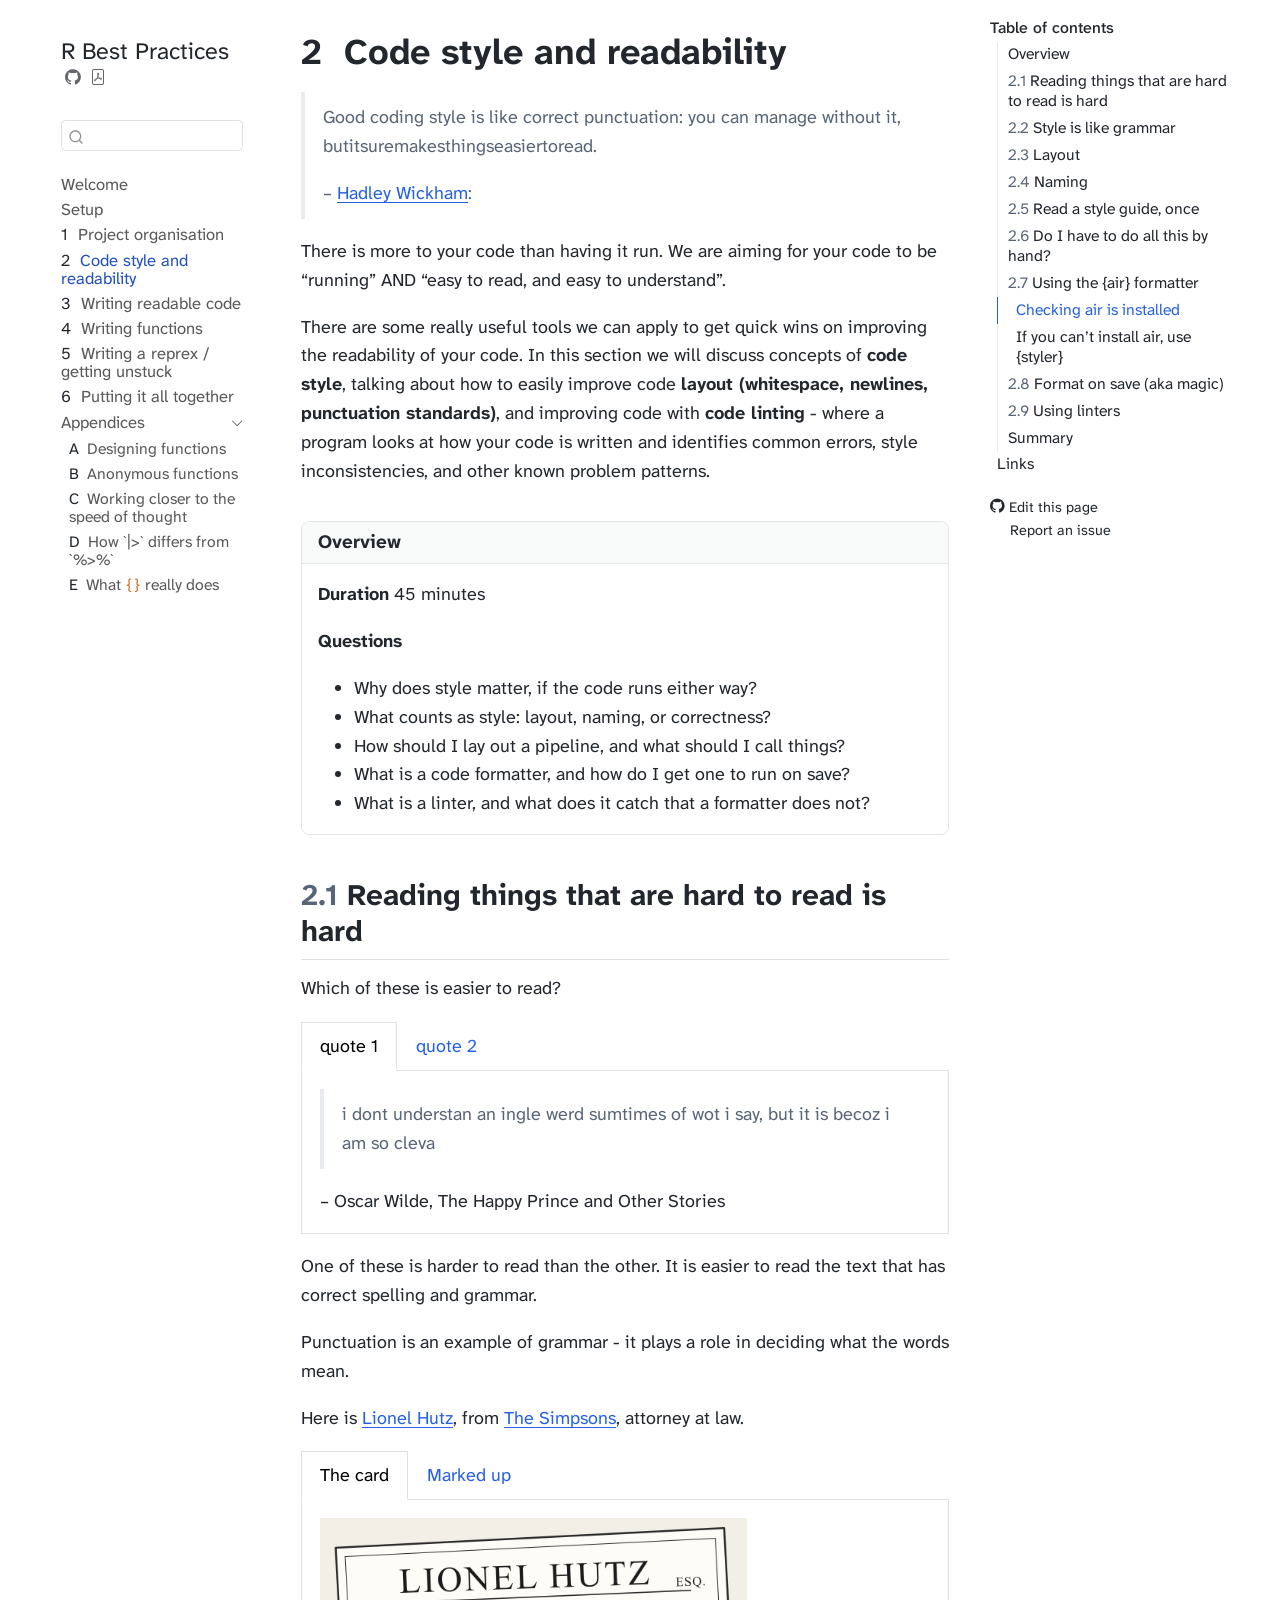
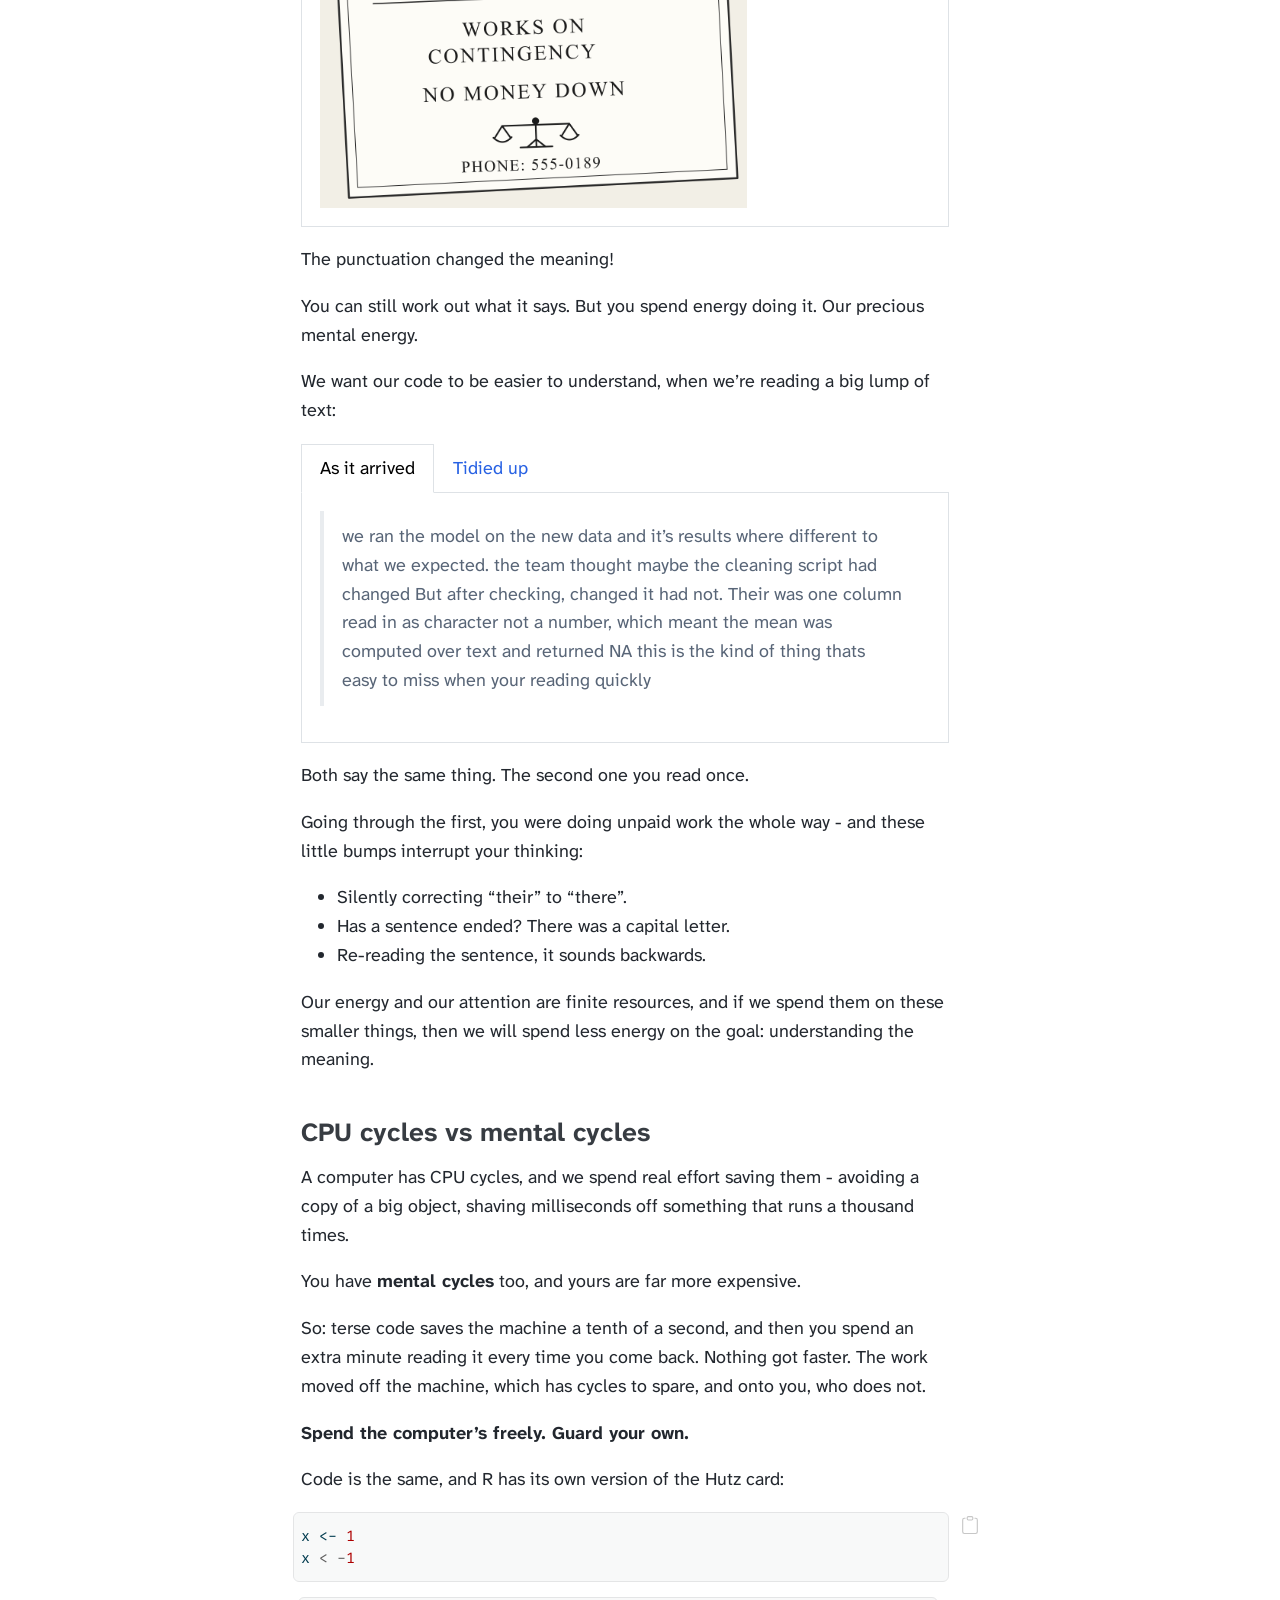
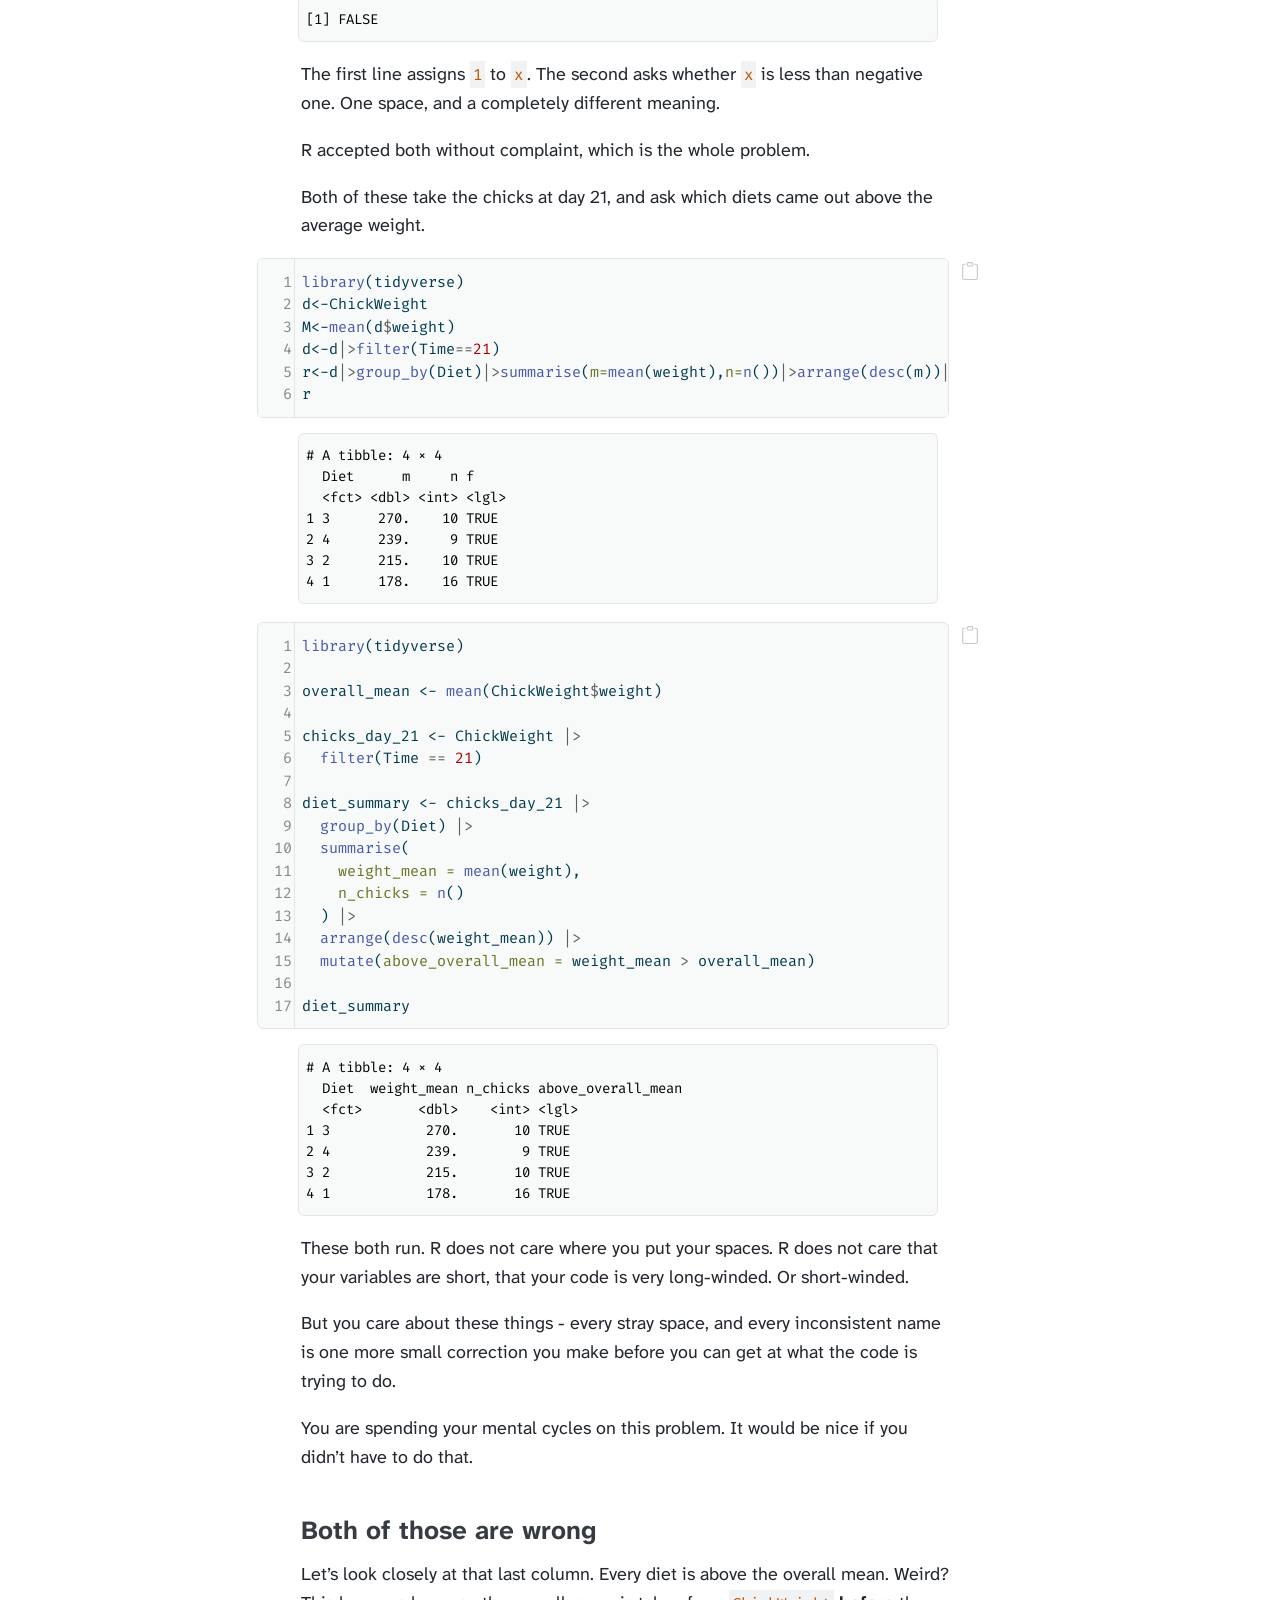
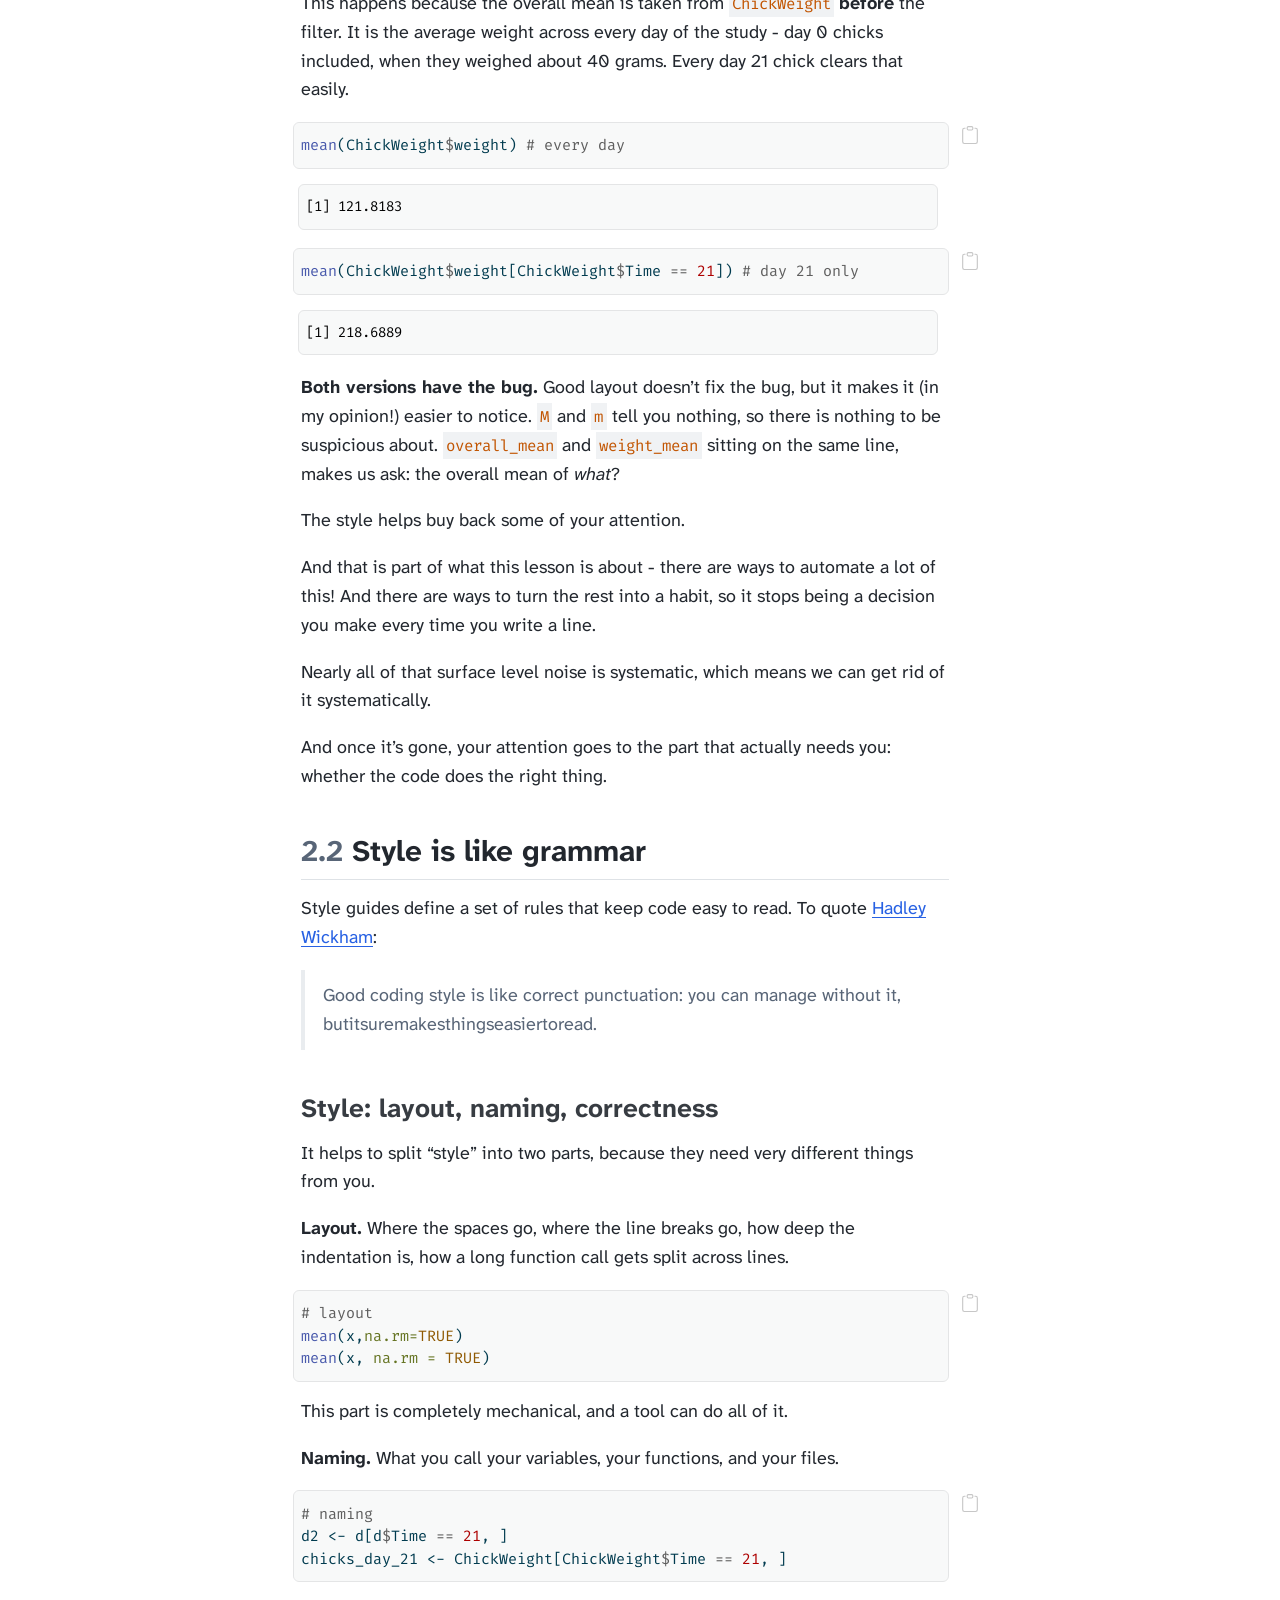
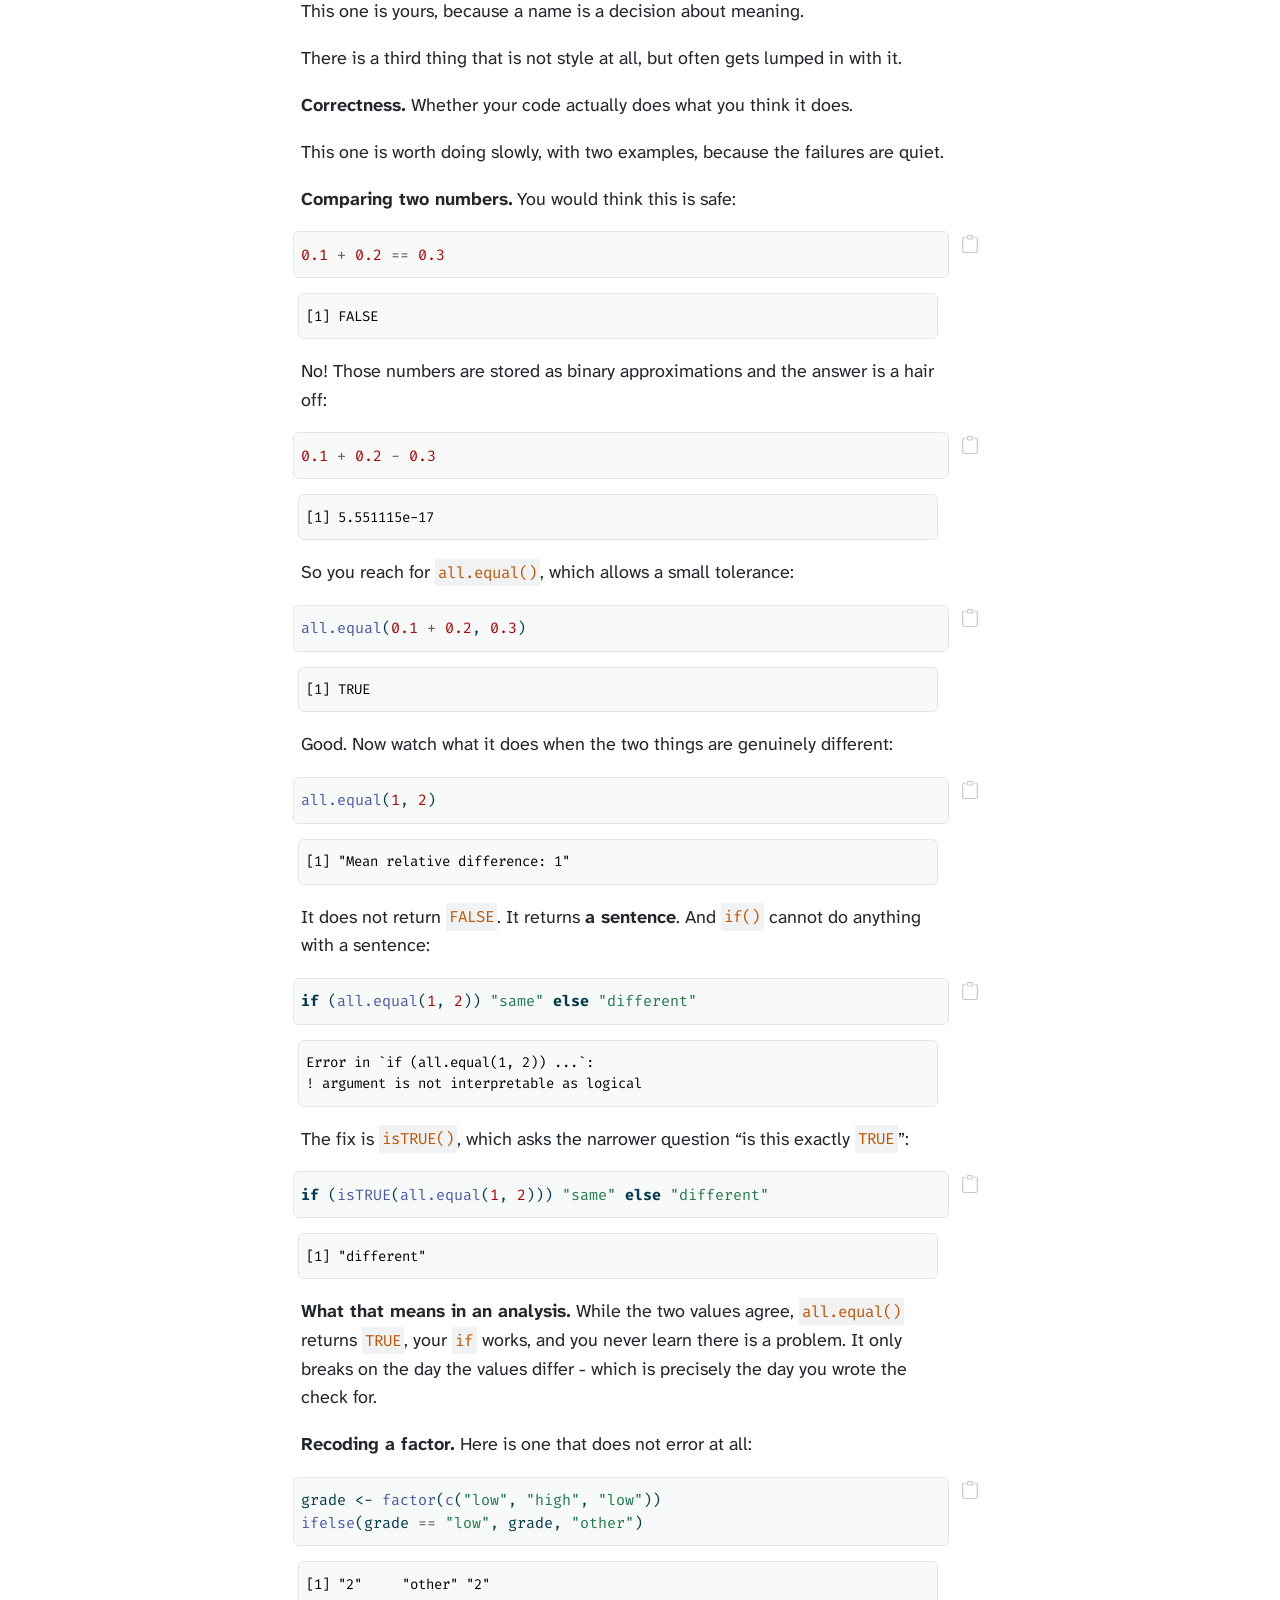
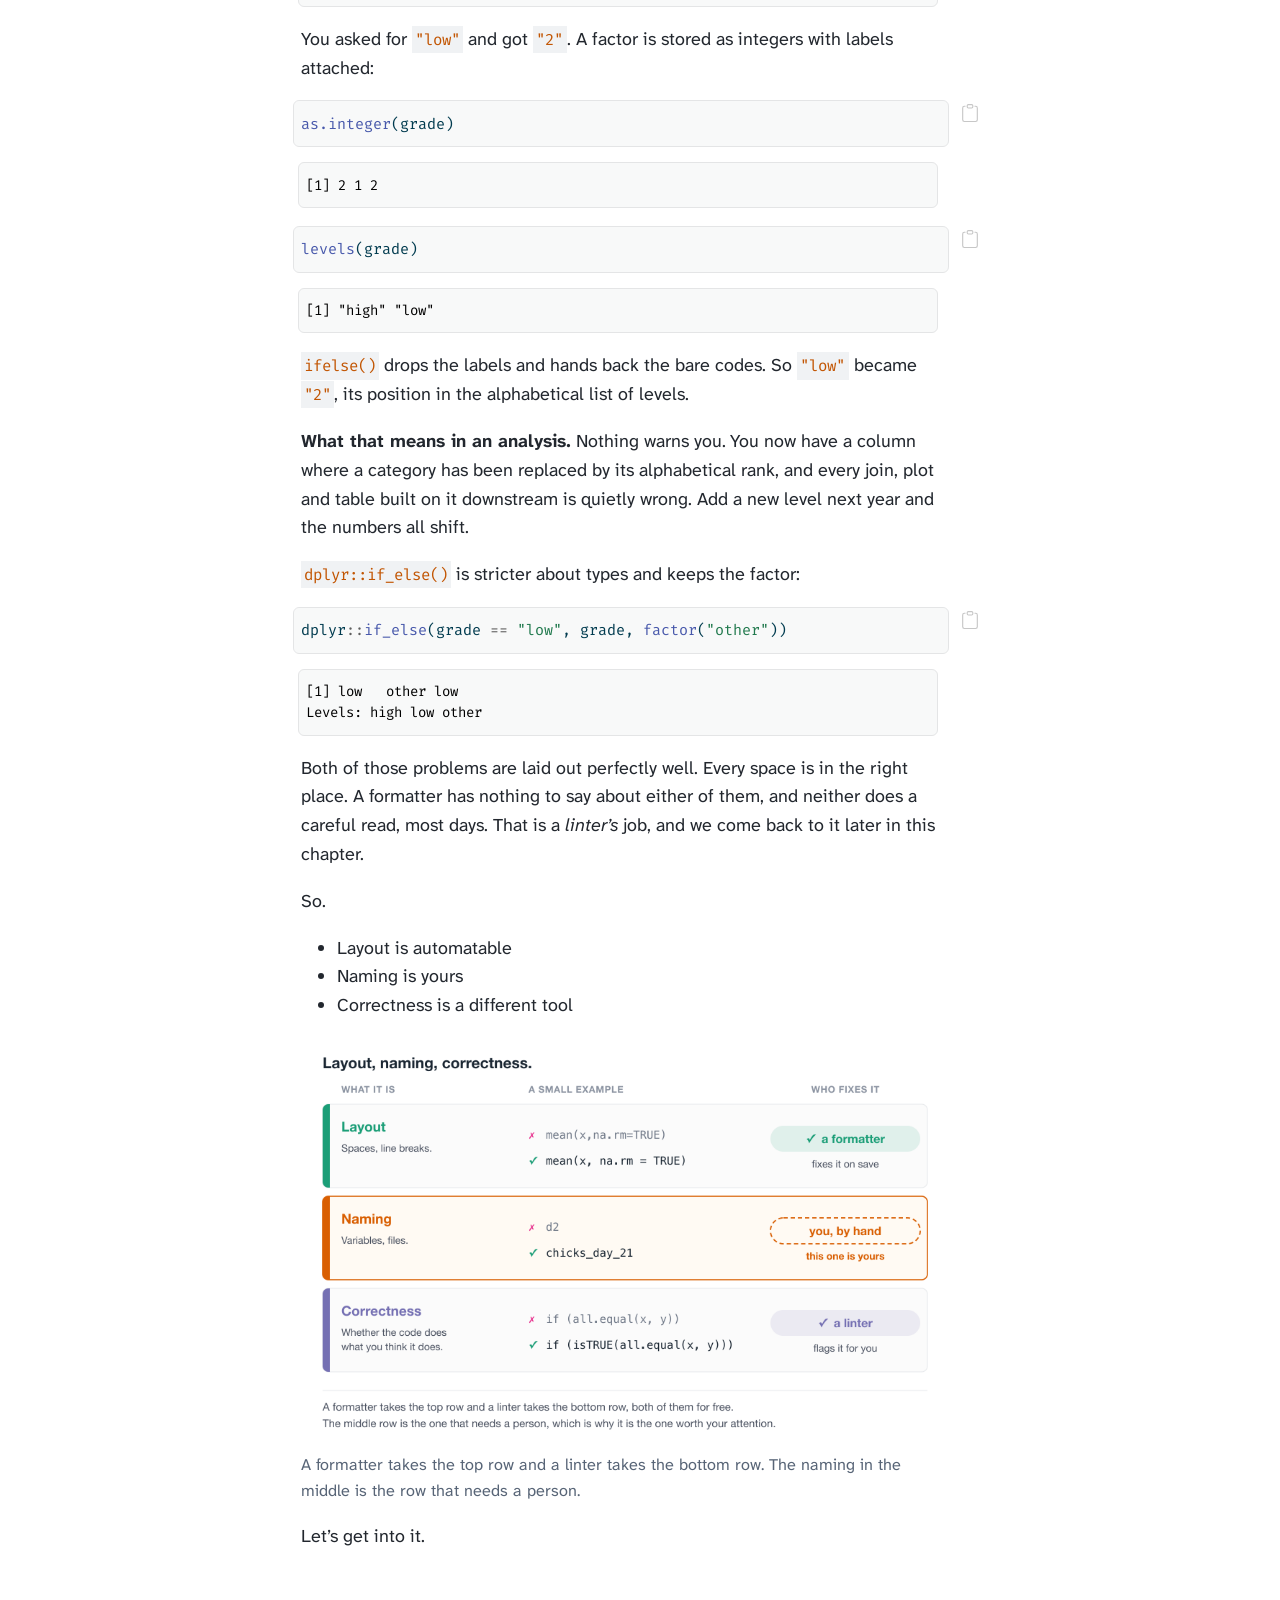
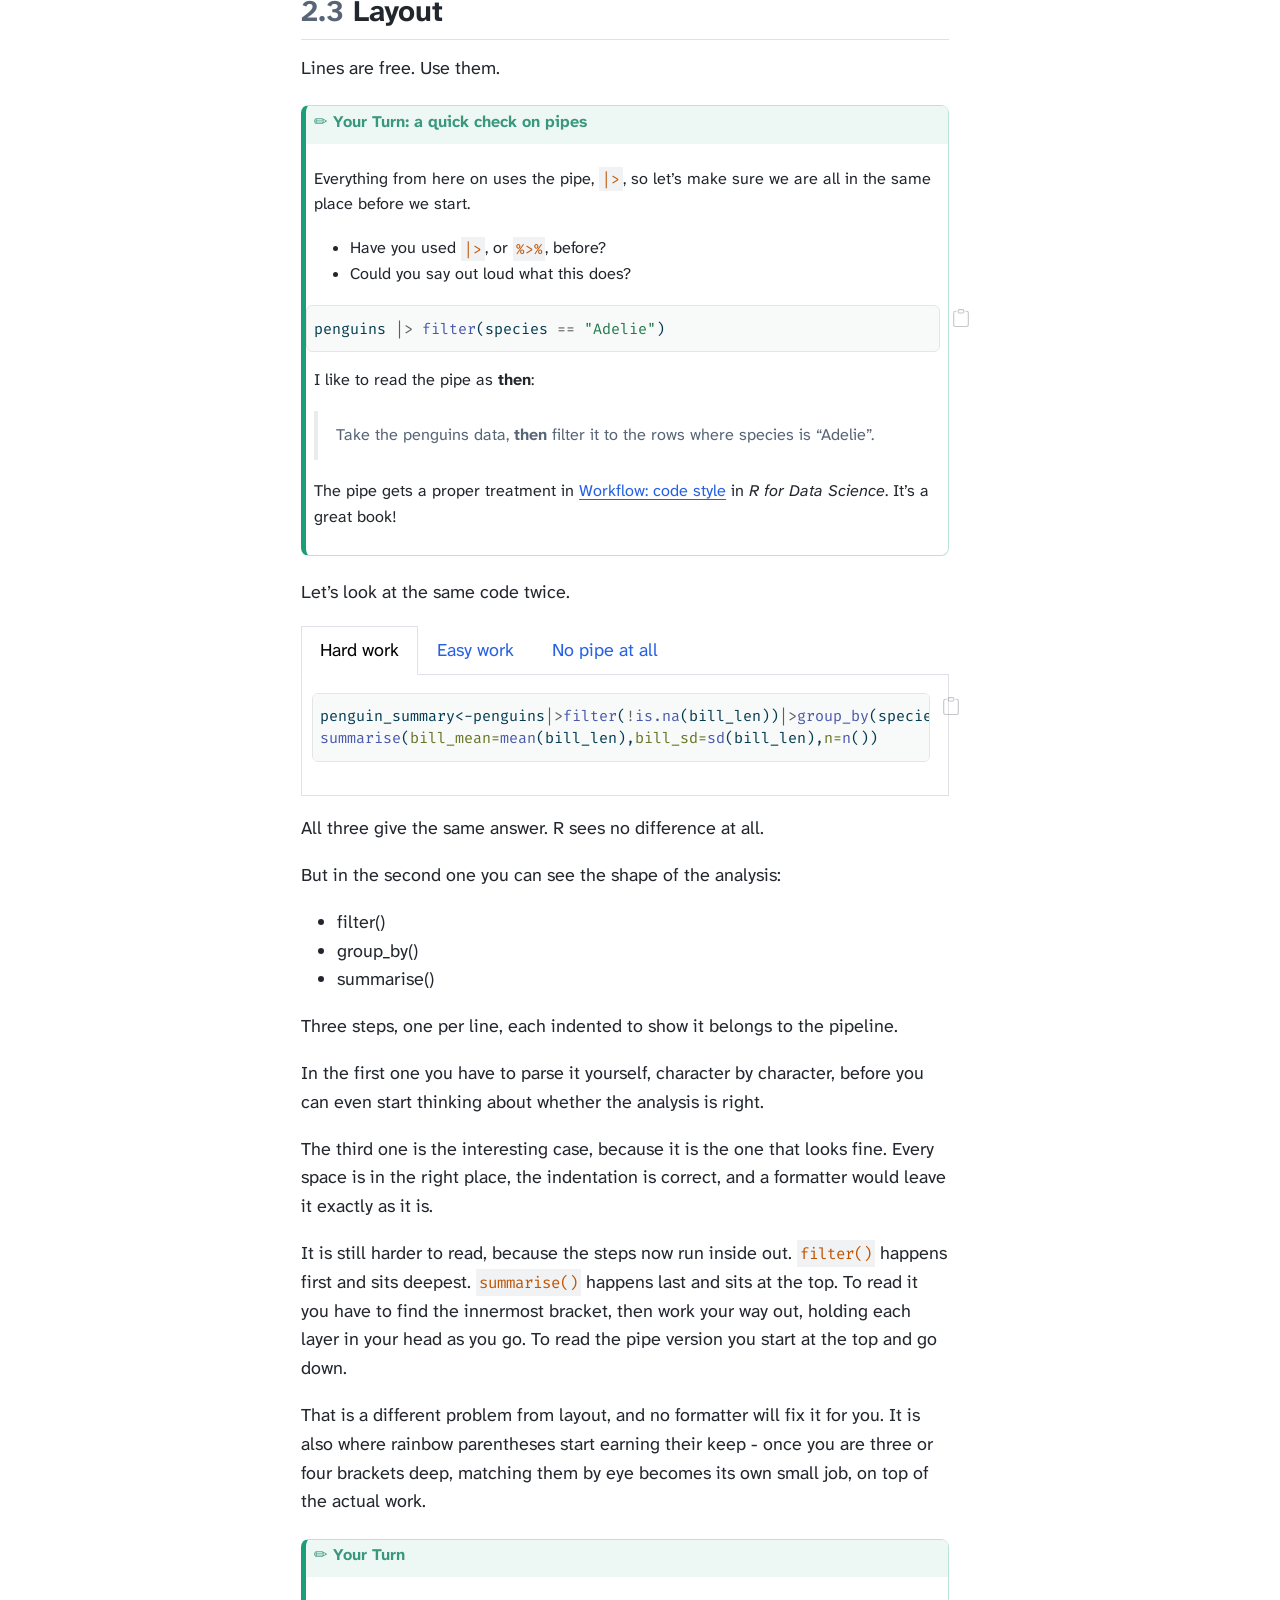
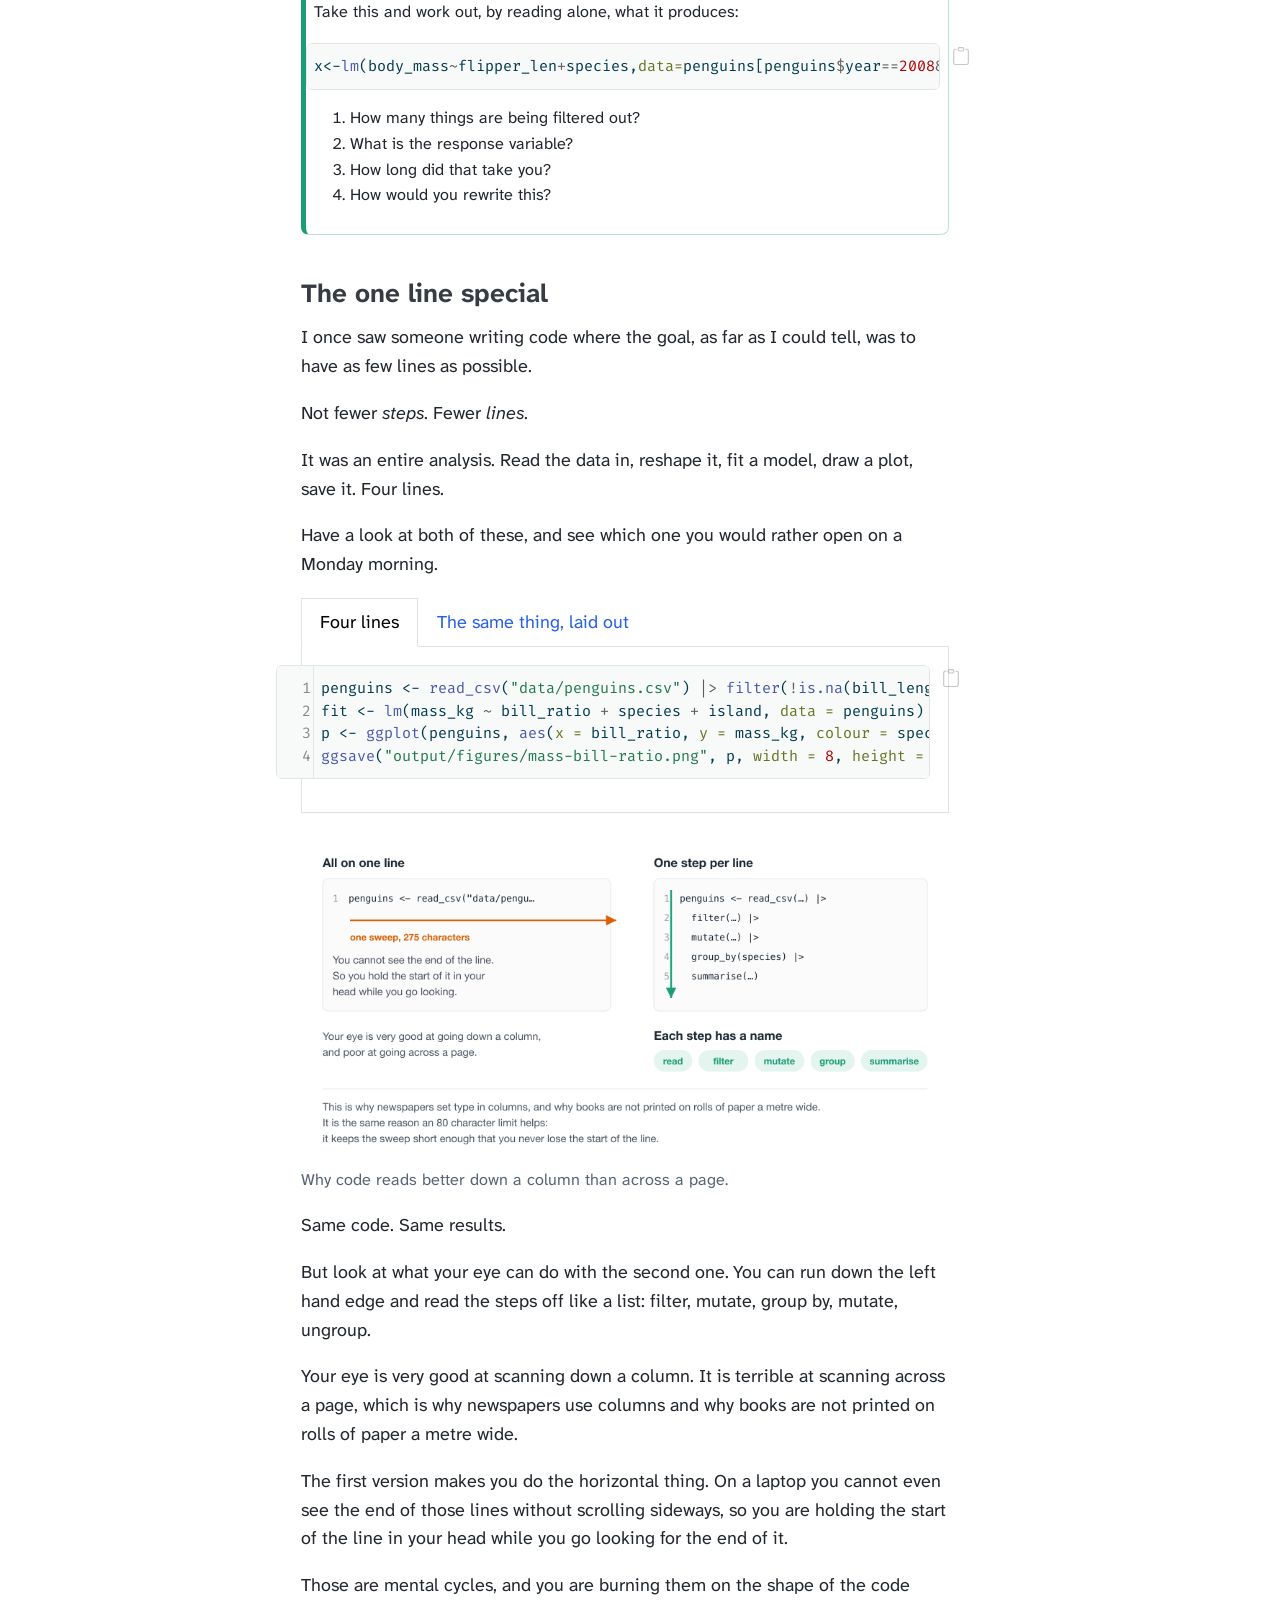
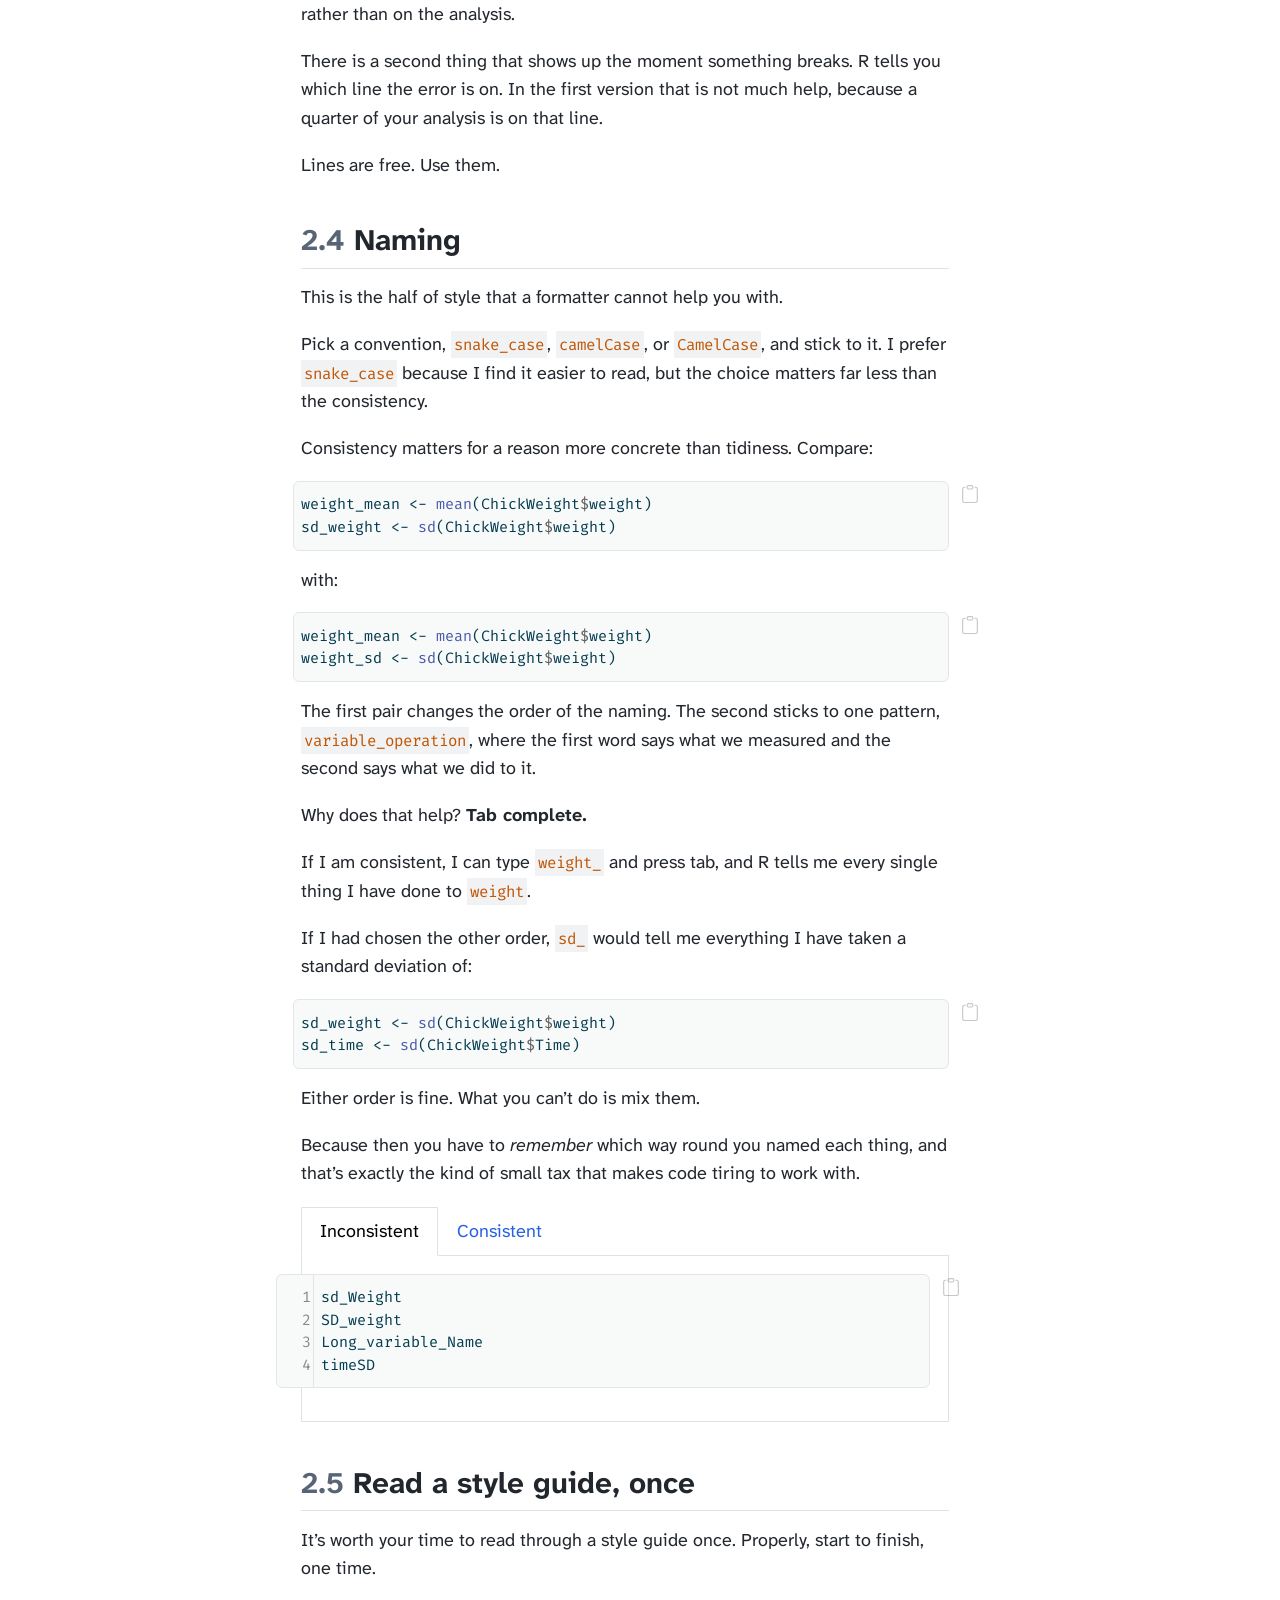
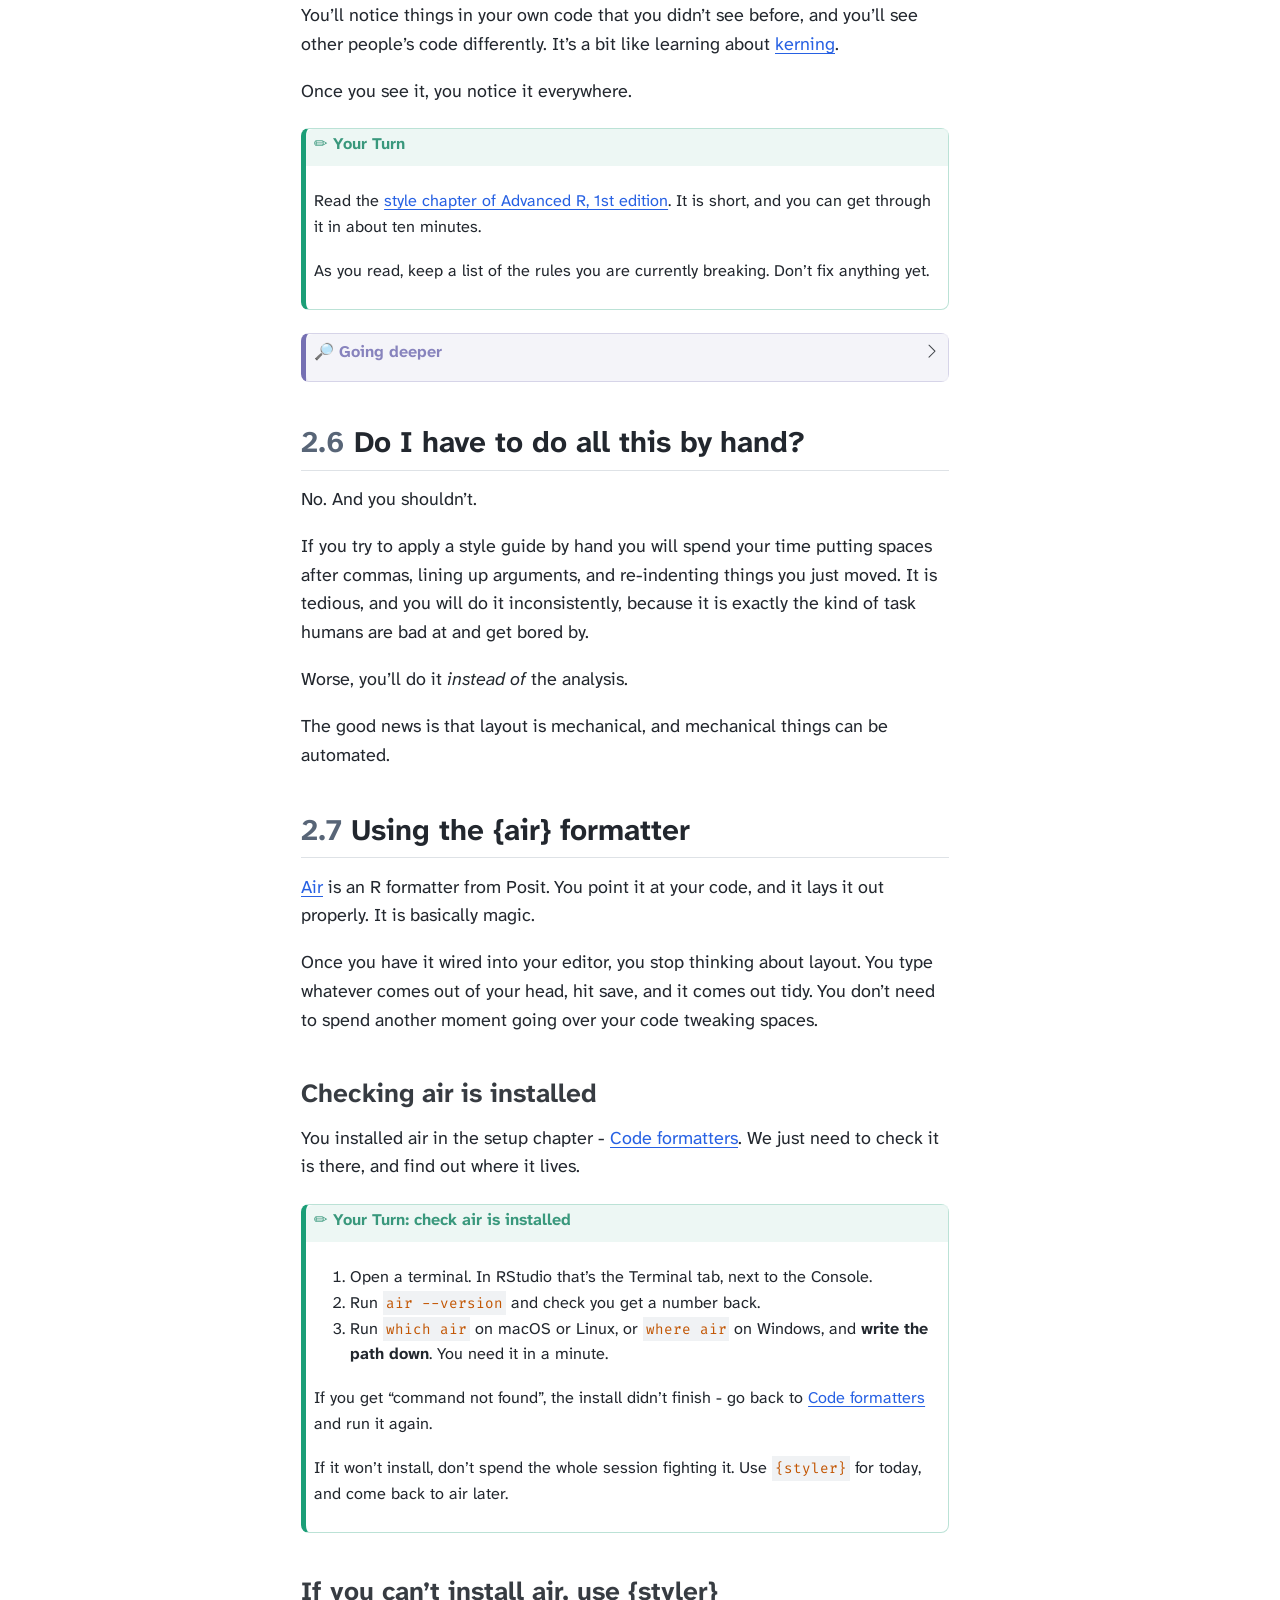
<file: code-style-and-readability.html>
<!DOCTYPE html>
<html xmlns="http://www.w3.org/1999/xhtml" lang="en" xml:lang="en"><head>

<meta charset="utf-8">
<meta name="generator" content="quarto-1.10.18">

<meta name="viewport" content="width=device-width, initial-scale=1.0, user-scalable=yes">


<title>2&nbsp; Code style and readability – R Best Practices</title>
<style>
/* Default styles provided by pandoc.
** See https://pandoc.org/MANUAL.html#variables-for-html for config info.
*/
span.smallcaps{font-variant: small-caps;}
div.columns{display: flex; gap: 1.5em;}
div.column{flex: auto;}
@media screen {
div.columns{gap: min(4vw, 1.5em);}
div.column{overflow-x: auto;}
}
div.hanging-indent{margin-left: 1.5em; text-indent: -1.5em;}
ul.task-list{list-style: none;}
ul.task-list li input[type="checkbox"] {
  width: 0.8em;
  margin: 0 0.8em 0.2em -1em; /* quarto-specific, see https://github.com/quarto-dev/quarto-cli/issues/4556 */ 
  vertical-align: middle;
}
/* CSS for syntax highlighting */
html { -webkit-text-size-adjust: 100%; }
pre > code.sourceCode { white-space: pre; position: relative; }
pre > code.sourceCode > span { display: inline-block; line-height: 1.25; }
pre > code.sourceCode > span:empty { height: 1.2em; }
.sourceCode { overflow: visible; }
code.sourceCode > span { color: inherit; text-decoration: inherit; }
div.sourceCode { margin: 1em 0; }
pre.sourceCode { margin: 0; }
@media screen {
div.sourceCode { overflow: auto; }
}
@media print {
pre > code.sourceCode { white-space: pre-wrap; }
pre > code.sourceCode > span { text-indent: -5em; padding-left: 5em; }
}
pre.numberSource code
  { counter-reset: source-line 0; }
pre.numberSource code > span
  { position: relative; left: -4em; counter-increment: source-line; }
pre.numberSource code > span > a:first-child::before
  { content: counter(source-line);
    position: relative; left: -1em; text-align: right; vertical-align: baseline;
    border: none; display: inline-block;
    -webkit-touch-callout: none; -webkit-user-select: none;
    -khtml-user-select: none; -moz-user-select: none;
    -ms-user-select: none; user-select: none;
    padding: 0 4px; width: 4em;
  }
pre.numberSource { margin-left: 3em;  padding-left: 4px; }
div.sourceCode
  {   }
@media screen {
pre > code.sourceCode > span > a:first-child::before { text-decoration: underline; }
}
</style>


<script src="site_libs/quarto-nav/quarto-nav.js"></script>
<script src="site_libs/quarto-nav/headroom.min.js"></script>
<script src="site_libs/clipboard/clipboard.min.js"></script>
<script src="site_libs/quarto-search/autocomplete.umd.js"></script>
<script src="site_libs/quarto-search/fuse.min.js"></script>
<script src="site_libs/quarto-search/quarto-search.js"></script>
<meta name="quarto:offset" content="./">
<link href="./writing-readable-code.html" rel="next">
<link href="./project-organisation.html" rel="prev">
<script src="site_libs/quarto-html/quarto.js" type="module"></script>
<script src="site_libs/quarto-html/tabsets/tabsets.js" type="module"></script>
<script src="site_libs/quarto-html/popper.min.js"></script>
<script src="site_libs/quarto-html/tippy.umd.min.js"></script>
<script src="site_libs/quarto-html/anchor.min.js"></script>
<link href="site_libs/quarto-html/tippy.css" rel="stylesheet">
<link href="site_libs/quarto-html/quarto-syntax-highlighting-b45b7b0fa9169e986df15f1ef60a279c.css" rel="stylesheet" id="quarto-text-highlighting-styles">
<script src="site_libs/bootstrap/bootstrap.min.js"></script>
<link href="site_libs/bootstrap/bootstrap-icons.css" rel="stylesheet">
<link href="site_libs/bootstrap/bootstrap-2892f92a2cf4cf9b4e1a4840b7613af4.min.css" rel="stylesheet" append-hash="true" id="quarto-bootstrap" data-mode="light">
<script id="quarto-search-options" type="application/json">{
  "location": "sidebar",
  "copy-button": false,
  "collapse-after": 3,
  "panel-placement": "start",
  "type": "textbox",
  "limit": 50,
  "keyboard-shortcut": [
    "f",
    "/",
    "s"
  ],
  "show-item-context": false,
  "language": {
    "search-no-results-text": "No results",
    "search-matching-documents-text": "matching documents",
    "search-copy-link-title": "Copy link to search",
    "search-hide-matches-text": "Hide additional matches",
    "search-more-match-text": "more match in this document",
    "search-more-matches-text": "more matches in this document",
    "search-clear-button-title": "Clear",
    "search-text-placeholder": "",
    "search-detached-cancel-button-title": "Cancel",
    "search-submit-button-title": "Submit",
    "search-label": "Search"
  }
}</script>


</head>

<body class="nav-sidebar floating quarto-light">

<div id="quarto-search-results"></div>
  <header id="quarto-header" class="headroom fixed-top">
  <nav class="quarto-secondary-nav">
    <div class="container-fluid d-flex">
      <button type="button" class="quarto-btn-toggle btn" data-bs-toggle="collapse" role="button" data-bs-target=".quarto-sidebar-collapse-item" aria-controls="quarto-sidebar" aria-expanded="false" aria-label="Toggle sidebar navigation" onclick="if (window.quartoToggleHeadroom) { window.quartoToggleHeadroom(); }">
        <i class="bi bi-layout-text-sidebar-reverse"></i>
      </button>
        <nav class="quarto-page-breadcrumbs" aria-label="breadcrumb"><ol class="breadcrumb"><li class="breadcrumb-item"><a href="./code-style-and-readability.html"><span class="chapter-number">2</span>&nbsp; <span class="chapter-title">Code style and readability</span></a></li></ol></nav>
        <a class="flex-grow-1" role="navigation" data-bs-toggle="collapse" data-bs-target=".quarto-sidebar-collapse-item" aria-controls="quarto-sidebar" aria-expanded="false" aria-label="Toggle sidebar navigation" onclick="if (window.quartoToggleHeadroom) { window.quartoToggleHeadroom(); }">      
        </a>
      <button type="button" class="btn quarto-search-button" aria-label="Search" onclick="window.quartoOpenSearch();">
        <i class="bi bi-search"></i>
      </button>
    </div>
  </nav>
</header>
<!-- content -->
<div id="quarto-content" class="quarto-container page-columns page-rows-contents page-layout-article">
<!-- sidebar -->
  <nav id="quarto-sidebar" class="sidebar collapse collapse-horizontal quarto-sidebar-collapse-item sidebar-navigation floating overflow-auto">
    <div class="pt-lg-2 mt-2 text-left sidebar-header">
    <div class="sidebar-title mb-0 py-0">
      <a href="./">R Best Practices</a> 
        <div class="sidebar-tools-main">
    <a href="https://github.com/njtierney/rbestpractices" title="Source Code" class="quarto-navigation-tool px-1" aria-label="Source Code"><i class="bi bi-github"></i></a>
    <a href="./R-Best-Practices.pdf" title="Download PDF" class="quarto-navigation-tool px-1" aria-label="Download PDF"><i class="bi bi-file-pdf"></i></a>
</div>
    </div>
      </div>
        <div class="mt-2 flex-shrink-0 align-items-center">
        <div class="sidebar-search">
        <div id="quarto-search" class="" title="Search"></div>
        </div>
        </div>
    <div class="sidebar-menu-container"> 
    <ul class="list-unstyled mt-1">
        <li class="sidebar-item">
  <div class="sidebar-item-container"> 
  <a href="./index.html" class="sidebar-item-text sidebar-link">
 <span class="menu-text">Welcome</span></a>
  </div>
</li>
        <li class="sidebar-item">
  <div class="sidebar-item-container"> 
  <a href="./setup.html" class="sidebar-item-text sidebar-link">
 <span class="menu-text">Setup</span></a>
  </div>
</li>
        <li class="sidebar-item">
  <div class="sidebar-item-container"> 
  <a href="./project-organisation.html" class="sidebar-item-text sidebar-link">
 <span class="menu-text"><span class="chapter-number">1</span>&nbsp; <span class="chapter-title">Project organisation</span></span></a>
  </div>
</li>
        <li class="sidebar-item">
  <div class="sidebar-item-container"> 
  <a href="./code-style-and-readability.html" class="sidebar-item-text sidebar-link active">
 <span class="menu-text"><span class="chapter-number">2</span>&nbsp; <span class="chapter-title">Code style and readability</span></span></a>
  </div>
</li>
        <li class="sidebar-item">
  <div class="sidebar-item-container"> 
  <a href="./writing-readable-code.html" class="sidebar-item-text sidebar-link">
 <span class="menu-text"><span class="chapter-number">3</span>&nbsp; <span class="chapter-title">Writing readable code</span></span></a>
  </div>
</li>
        <li class="sidebar-item">
  <div class="sidebar-item-container"> 
  <a href="./writing-functions.html" class="sidebar-item-text sidebar-link">
 <span class="menu-text"><span class="chapter-number">4</span>&nbsp; <span class="chapter-title">Writing functions</span></span></a>
  </div>
</li>
        <li class="sidebar-item">
  <div class="sidebar-item-container"> 
  <a href="./writing-a-reprex-getting-unstuck.html" class="sidebar-item-text sidebar-link">
 <span class="menu-text"><span class="chapter-number">5</span>&nbsp; <span class="chapter-title">Writing a reprex / getting unstuck</span></span></a>
  </div>
</li>
        <li class="sidebar-item">
  <div class="sidebar-item-container"> 
  <a href="./putting-it-all-together.html" class="sidebar-item-text sidebar-link">
 <span class="menu-text"><span class="chapter-number">6</span>&nbsp; <span class="chapter-title">Putting it all together</span></span></a>
  </div>
</li>
        <li class="sidebar-item sidebar-item-section">
      <div class="sidebar-item-container"> 
            <a class="sidebar-item-text sidebar-link text-start" data-bs-toggle="collapse" data-bs-target="#quarto-sidebar-section-1" role="navigation" aria-expanded="true">
 <span class="menu-text">Appendices</span></a>
          <a class="sidebar-item-toggle text-start" data-bs-toggle="collapse" data-bs-target="#quarto-sidebar-section-1" role="navigation" aria-expanded="true" aria-label="Toggle section">
            <i class="bi bi-chevron-right ms-2"></i>
          </a> 
      </div>
      <ul id="quarto-sidebar-section-1" class="collapse list-unstyled sidebar-section depth1 show">  
          <li class="sidebar-item">
  <div class="sidebar-item-container"> 
  <a href="./appendix-designing-functions.html" class="sidebar-item-text sidebar-link">
 <span class="menu-text"><span class="chapter-number">A</span>&nbsp; <span class="chapter-title">Designing functions</span></span></a>
  </div>
</li>
          <li class="sidebar-item">
  <div class="sidebar-item-container"> 
  <a href="./appendix-anonymous-functions.html" class="sidebar-item-text sidebar-link">
 <span class="menu-text"><span class="chapter-number">B</span>&nbsp; <span class="chapter-title">Anonymous functions</span></span></a>
  </div>
</li>
          <li class="sidebar-item">
  <div class="sidebar-item-container"> 
  <a href="./appendix-speed-of-thought.html" class="sidebar-item-text sidebar-link">
 <span class="menu-text"><span class="chapter-number">C</span>&nbsp; <span class="chapter-title">Working closer to the speed of thought</span></span></a>
  </div>
</li>
          <li class="sidebar-item">
  <div class="sidebar-item-container"> 
  <a href="./appendix-pipes.html" class="sidebar-item-text sidebar-link">
 <span class="menu-text"><span class="chapter-number">D</span>&nbsp; <span class="chapter-title">How `|&gt;` differs from `%&gt;%`</span></span></a>
  </div>
</li>
          <li class="sidebar-item">
  <div class="sidebar-item-container"> 
  <a href="./appendix-curly-braces.html" class="sidebar-item-text sidebar-link">
 <span class="menu-text"><span class="chapter-number">E</span>&nbsp; <span class="chapter-title">What <code>{}</code> really does</span></span></a>
  </div>
</li>
      </ul>
  </li>
    </ul>
    </div>
</nav>
<div id="quarto-sidebar-glass" class="quarto-sidebar-collapse-item" data-bs-toggle="collapse" data-bs-target=".quarto-sidebar-collapse-item"></div>
<!-- margin-sidebar -->
    <div id="quarto-margin-sidebar" class="sidebar margin-sidebar">
        <nav id="TOC" role="doc-toc" class="toc-active">
    <h2 id="toc-title">Table of contents</h2>
   
  <ul>
  <li><a href="#overview" id="toc-overview" class="nav-link active" data-scroll-target="#overview">Overview</a></li>
  <li><a href="#reading-things-that-are-hard-to-read-is-hard" id="toc-reading-things-that-are-hard-to-read-is-hard" class="nav-link" data-scroll-target="#reading-things-that-are-hard-to-read-is-hard"><span class="header-section-number">2.1</span> Reading things that are hard to read is hard</a>
  <ul class="collapse">
  <li><a href="#cpu-cycles-vs-mental-cycles" id="toc-cpu-cycles-vs-mental-cycles" class="nav-link" data-scroll-target="#cpu-cycles-vs-mental-cycles">CPU cycles vs mental cycles</a></li>
  <li><a href="#both-of-those-are-wrong" id="toc-both-of-those-are-wrong" class="nav-link" data-scroll-target="#both-of-those-are-wrong">Both of those are wrong</a></li>
  </ul></li>
  <li><a href="#style-is-like-grammar" id="toc-style-is-like-grammar" class="nav-link" data-scroll-target="#style-is-like-grammar"><span class="header-section-number">2.2</span> Style is like grammar</a>
  <ul class="collapse">
  <li><a href="#style-layout-naming-correctness" id="toc-style-layout-naming-correctness" class="nav-link" data-scroll-target="#style-layout-naming-correctness">Style: layout, naming, correctness</a></li>
  </ul></li>
  <li><a href="#layout" id="toc-layout" class="nav-link" data-scroll-target="#layout"><span class="header-section-number">2.3</span> Layout</a>
  <ul class="collapse">
  <li><a href="#the-one-line-special" id="toc-the-one-line-special" class="nav-link" data-scroll-target="#the-one-line-special">The one line special</a></li>
  </ul></li>
  <li><a href="#naming" id="toc-naming" class="nav-link" data-scroll-target="#naming"><span class="header-section-number">2.4</span> Naming</a></li>
  <li><a href="#read-a-style-guide-once" id="toc-read-a-style-guide-once" class="nav-link" data-scroll-target="#read-a-style-guide-once"><span class="header-section-number">2.5</span> Read a style guide, once</a></li>
  <li><a href="#do-i-have-to-do-all-this-by-hand" id="toc-do-i-have-to-do-all-this-by-hand" class="nav-link" data-scroll-target="#do-i-have-to-do-all-this-by-hand"><span class="header-section-number">2.6</span> Do I have to do all this by hand?</a></li>
  <li><a href="#using-the-air-formatter" id="toc-using-the-air-formatter" class="nav-link" data-scroll-target="#using-the-air-formatter"><span class="header-section-number">2.7</span> Using the {air} formatter</a>
  <ul class="collapse">
  <li><a href="#checking-air-is-installed" id="toc-checking-air-is-installed" class="nav-link" data-scroll-target="#checking-air-is-installed">Checking air is installed</a></li>
  <li><a href="#if-you-cant-install-air-use-styler" id="toc-if-you-cant-install-air-use-styler" class="nav-link" data-scroll-target="#if-you-cant-install-air-use-styler">If you can’t install air, use {styler}</a></li>
  </ul></li>
  <li><a href="#format-on-save-aka-magic" id="toc-format-on-save-aka-magic" class="nav-link" data-scroll-target="#format-on-save-aka-magic"><span class="header-section-number">2.8</span> Format on save (aka magic)</a>
  <ul class="collapse">
  <li><a href="#formatting-a-file-or-a-whole-project" id="toc-formatting-a-file-or-a-whole-project" class="nav-link" data-scroll-target="#formatting-a-file-or-a-whole-project">Formatting a file, or a whole project</a></li>
  </ul></li>
  <li><a href="#using-linters" id="toc-using-linters" class="nav-link" data-scroll-target="#using-linters"><span class="header-section-number">2.9</span> Using linters</a>
  <ul class="collapse">
  <li><a href="#jarl" id="toc-jarl" class="nav-link" data-scroll-target="#jarl">jarl</a></li>
  <li><a href="#if-you-cant-install-jarl-use-flir" id="toc-if-you-cant-install-jarl-use-flir" class="nav-link" data-scroll-target="#if-you-cant-install-jarl-use-flir">If you can’t install jarl, use {flir}</a></li>
  </ul></li>
  <li><a href="#summary" id="toc-summary" class="nav-link" data-scroll-target="#summary">Summary</a></li>
  <li>Links</li>
  </ul>
<div class="toc-actions"><ul><li><a href="https://github.com/njtierney/rbestpractices/edit/main/code-style-and-readability.qmd" class="toc-action"><i class="bi bi-github"></i>Edit this page</a></li><li><a href="https://github.com/njtierney/rbestpractices/issues/new" class="toc-action"><i class="bi empty"></i>Report an issue</a></li></ul></div></nav>
    </div>
<!-- main -->
<main class="content" id="quarto-document-content">

<header id="title-block-header" class="quarto-title-block default">
<div class="quarto-title">
<h1 class="title"><span id="sec-code-style" class="quarto-section-identifier"><span class="chapter-number">2</span>&nbsp; <span class="chapter-title">Code style and readability</span></span></h1>
</div>



<div class="quarto-title-meta">

    
  
    
  </div>
  


</header>


<blockquote class="blockquote">
<p>Good coding style is like correct punctuation: you can manage without it, butitsuremakesthingseasiertoread.</p>
<p>– <a href="https://hadley.nz/">Hadley Wickham</a>:</p>
</blockquote>
<p>There is more to your code than having it run. We are aiming for your code to be “running” AND “easy to read, and easy to understand”.</p>
<p>There are some really useful tools we can apply to get quick wins on improving the readability of your code. In this section we will discuss concepts of <strong>code style</strong>, talking about how to easily improve code <strong>layout (whitespace, newlines, punctuation standards)</strong>, and improving code with <strong>code linting</strong> - where a program looks at how your code is written and identifies common errors, style inconsistencies, and other known problem patterns.</p>
<section id="overview" class="level2 unnumbered overview">
<h2 class="unnumbered anchored" data-anchor-id="overview">Overview</h2>
<p><strong>Duration</strong> 45 minutes</p>
<p><strong>Questions</strong></p>
<!-- These map onto the sections below, in order. If you move a section, move its question. -->
<ul>
<li>Why does style matter, if the code runs either way?</li>
<li>What counts as style: layout, naming, or correctness?</li>
<li>How should I lay out a pipeline, and what should I call things?</li>
<li>What is a code formatter, and how do I get one to run on save?</li>
<li>What is a linter, and what does it catch that a formatter does not?</li>
</ul>
</section>
<section id="reading-things-that-are-hard-to-read-is-hard" class="level2" data-number="2.1">
<h2 data-number="2.1" class="anchored" data-anchor-id="reading-things-that-are-hard-to-read-is-hard"><span class="header-section-number">2.1</span> Reading things that are hard to read is hard</h2>
<p>Which of these is easier to read?</p>
<div class="tabset-margin-container"></div><div class="panel-tabset">
<ul class="nav nav-tabs" role="tablist"><li class="nav-item" role="presentation"><a class="nav-link active" id="tabset-1-1-tab" data-bs-toggle="tab" data-bs-target="#tabset-1-1" role="tab" aria-controls="tabset-1-1" aria-selected="true" href="">quote 1</a></li><li class="nav-item" role="presentation"><a class="nav-link" id="tabset-1-2-tab" data-bs-toggle="tab" data-bs-target="#tabset-1-2" role="tab" aria-controls="tabset-1-2" aria-selected="false" href="">quote 2</a></li></ul>
<div class="tab-content">
<div id="tabset-1-1" class="tab-pane active" role="tabpanel" aria-labelledby="tabset-1-1-tab">
<blockquote class="blockquote">
<p>i dont understan an ingle werd sumtimes of wot i say, but it is becoz i am so cleva</p>
</blockquote>
<p>– Oscar Wilde, The Happy Prince and Other Stories</p>
</div>
<div id="tabset-1-2" class="tab-pane" role="tabpanel" aria-labelledby="tabset-1-2-tab">
<blockquote class="blockquote">
<p>I am so clever that sometimes I don’t understand a single word of what I am saying</p>
</blockquote>
<p>– Oscar Wilde, The Happy Prince and Other Stories</p>
</div>
</div>
</div>
<p>One of these is harder to read than the other. It is easier to read the text that has correct spelling and grammar.</p>
<p>Punctuation is an example of grammar - it plays a role in deciding what the words mean.</p>
<p>Here is <a href="https://en.wikipedia.org/wiki/Lionel_Hutz">Lionel Hutz</a>, from <a href="https://en.wikipedia.org/wiki/The_Simpsons">The Simpsons</a>, attorney at law.</p>
<div class="tabset-margin-container"></div><div class="panel-tabset">
<ul class="nav nav-tabs" role="tablist"><li class="nav-item" role="presentation"><a class="nav-link active" id="tabset-2-1-tab" data-bs-toggle="tab" data-bs-target="#tabset-2-1" role="tab" aria-controls="tabset-2-1" aria-selected="true" href="">The card</a></li><li class="nav-item" role="presentation"><a class="nav-link" id="tabset-2-2-tab" data-bs-toggle="tab" data-bs-target="#tabset-2-2" role="tab" aria-controls="tabset-2-2" aria-selected="false" href="">Marked up</a></li></ul>
<div class="tab-content">
<div id="tabset-2-1" class="tab-pane active" role="tabpanel" aria-labelledby="tabset-2-1-tab">
<p><img src="figs/lionel-hutz-card-clean.png" class="img-fluid" style="width:70.0%" alt="A business card reading: Lionel Hutz, Esq. Works on contingency. No money down. Phone: 555-0189."></p>
</div>
<div id="tabset-2-2" class="tab-pane" role="tabpanel" aria-labelledby="tabset-2-2-tab">
<p><img src="figs/lionel-hutz-card.png" class="img-fluid" style="width:70.0%" alt="The same business card, with three marks added in red pen: a question mark after contingency, a comma after no, and an exclamation mark after down."></p>
</div>
</div>
</div>
<p>The punctuation changed the meaning!</p>
<p>You can still work out what it says. But you spend energy doing it. Our precious mental energy.</p>
<p>We want our code to be easier to understand, when we’re reading a big lump of text:</p>
<div class="tabset-margin-container"></div><div class="panel-tabset">
<ul class="nav nav-tabs" role="tablist"><li class="nav-item" role="presentation"><a class="nav-link active" id="tabset-3-1-tab" data-bs-toggle="tab" data-bs-target="#tabset-3-1" role="tab" aria-controls="tabset-3-1" aria-selected="true" href="">As it arrived</a></li><li class="nav-item" role="presentation"><a class="nav-link" id="tabset-3-2-tab" data-bs-toggle="tab" data-bs-target="#tabset-3-2" role="tab" aria-controls="tabset-3-2" aria-selected="false" href="">Tidied up</a></li></ul>
<div class="tab-content">
<div id="tabset-3-1" class="tab-pane active" role="tabpanel" aria-labelledby="tabset-3-1-tab">
<blockquote class="blockquote">
<p>we ran the model on the new data and it’s results where different to what we expected. the team thought maybe the cleaning script had changed But after checking, changed it had not. Their was one column read in as character not a number, which meant the mean was computed over text and returned NA this is the kind of thing thats easy to miss when your reading quickly</p>
</blockquote>
</div>
<div id="tabset-3-2" class="tab-pane" role="tabpanel" aria-labelledby="tabset-3-2-tab">
<blockquote class="blockquote">
<p>We ran the model on the new data, and its results were different to what we expected. The team thought maybe the cleaning script had changed, but after checking, it had not. There was one column read in as a character rather than a number, which meant the mean was computed over text and returned <code>NA</code>. This is the kind of thing that is easy to miss when you are reading quickly.</p>
</blockquote>
</div>
</div>
</div>
<p>Both say the same thing. The second one you read once.</p>
<p>Going through the first, you were doing unpaid work the whole way - and these little bumps interrupt your thinking:</p>
<ul>
<li>Silently correcting “their” to “there”.</li>
<li>Has a sentence ended? There was a capital letter.</li>
<li>Re-reading the sentence, it sounds backwards.</li>
</ul>
<p>Our energy and our attention are finite resources, and if we spend them on these smaller things, then we will spend less energy on the goal: understanding the meaning.</p>
<section id="cpu-cycles-vs-mental-cycles" class="level3">
<h3 class="anchored" data-anchor-id="cpu-cycles-vs-mental-cycles">CPU cycles vs mental cycles</h3>
<p>A computer has CPU cycles, and we spend real effort saving them - avoiding a copy of a big object, shaving milliseconds off something that runs a thousand times.</p>
<p>You have <strong>mental cycles</strong> too, and yours are far more expensive.</p>
<p>So: terse code saves the machine a tenth of a second, and then you spend an extra minute reading it every time you come back. Nothing got faster. The work moved off the machine, which has cycles to spare, and onto you, who does not.</p>
<p><strong>Spend the computer’s freely. Guard your own.</strong></p>
<p>Code is the same, and R has its own version of the Hutz card:</p>
<div class="cell">
<div class="code-copy-outer-scaffold"><div class="sourceCode cell-code" id="cb1"><pre class="sourceCode numberSource r number-lines code-with-copy"><code class="sourceCode r"><span id="cb1-1"><a href="#cb1-1" aria-label="1"></a>x <span class="ot">&lt;-</span> <span class="dv">1</span></span>
<span id="cb1-2"><a href="#cb1-2" aria-label="2"></a>x <span class="sc">&lt;</span> <span class="sc">-</span><span class="dv">1</span></span></code></pre></div><button title="Copy to Clipboard" class="code-copy-button"><i class="bi"></i></button></div>
<div class="cell-output cell-output-stdout">
<pre><code>[1] FALSE</code></pre>
</div>
</div>
<p>The first line assigns <code>1</code> to <code>x</code>. The second asks whether <code>x</code> is less than negative one. One space, and a completely different meaning.</p>
<p>R accepted both without complaint, which is the whole problem.</p>
<p>Both of these take the chicks at day 21, and ask which diets came out above the average weight.</p>
<div class="cell">
<div class="code-copy-outer-scaffold"><div class="sourceCode cell-code" id="cb3"><pre class="sourceCode numberSource r number-lines code-with-copy"><code class="sourceCode r"><span id="cb3-1"><a href="#cb3-1" aria-label="1"></a><span class="fu">library</span>(tidyverse)</span>
<span id="cb3-2"><a href="#cb3-2" aria-label="2"></a>d<span class="ot">&lt;-</span>ChickWeight</span>
<span id="cb3-3"><a href="#cb3-3" aria-label="3"></a>M<span class="ot">&lt;-</span><span class="fu">mean</span>(d<span class="sc">$</span>weight)</span>
<span id="cb3-4"><a href="#cb3-4" aria-label="4"></a>d<span class="ot">&lt;-</span>d<span class="sc">|&gt;</span><span class="fu">filter</span>(Time<span class="sc">==</span><span class="dv">21</span>)</span>
<span id="cb3-5"><a href="#cb3-5" aria-label="5"></a>r<span class="ot">&lt;-</span>d<span class="sc">|&gt;</span><span class="fu">group_by</span>(Diet)<span class="sc">|&gt;</span><span class="fu">summarise</span>(<span class="at">m=</span><span class="fu">mean</span>(weight),<span class="at">n=</span><span class="fu">n</span>())<span class="sc">|&gt;</span><span class="fu">arrange</span>(<span class="fu">desc</span>(m))<span class="sc">|&gt;</span><span class="fu">mutate</span>(<span class="at">f=</span>m<span class="sc">&gt;</span>M)</span>
<span id="cb3-6"><a href="#cb3-6" aria-label="6"></a>r</span></code></pre></div><button title="Copy to Clipboard" class="code-copy-button"><i class="bi"></i></button></div>
<div class="cell-output cell-output-stdout">
<pre><code># A tibble: 4 × 4
  Diet      m     n f    
  &lt;fct&gt; &lt;dbl&gt; &lt;int&gt; &lt;lgl&gt;
1 3      270.    10 TRUE 
2 4      239.     9 TRUE 
3 2      215.    10 TRUE 
4 1      178.    16 TRUE </code></pre>
</div>
</div>
<div class="cell">
<div class="code-copy-outer-scaffold"><div class="sourceCode cell-code" id="cb5"><pre class="sourceCode numberSource r number-lines code-with-copy"><code class="sourceCode r"><span id="cb5-1"><a href="#cb5-1" aria-label="1"></a><span class="fu">library</span>(tidyverse)</span>
<span id="cb5-2"><a href="#cb5-2" aria-label="2"></a></span>
<span id="cb5-3"><a href="#cb5-3" aria-label="3"></a>overall_mean <span class="ot">&lt;-</span> <span class="fu">mean</span>(ChickWeight<span class="sc">$</span>weight)</span>
<span id="cb5-4"><a href="#cb5-4" aria-label="4"></a></span>
<span id="cb5-5"><a href="#cb5-5" aria-label="5"></a>chicks_day_21 <span class="ot">&lt;-</span> ChickWeight <span class="sc">|&gt;</span></span>
<span id="cb5-6"><a href="#cb5-6" aria-label="6"></a>  <span class="fu">filter</span>(Time <span class="sc">==</span> <span class="dv">21</span>)</span>
<span id="cb5-7"><a href="#cb5-7" aria-label="7"></a></span>
<span id="cb5-8"><a href="#cb5-8" aria-label="8"></a>diet_summary <span class="ot">&lt;-</span> chicks_day_21 <span class="sc">|&gt;</span></span>
<span id="cb5-9"><a href="#cb5-9" aria-label="9"></a>  <span class="fu">group_by</span>(Diet) <span class="sc">|&gt;</span></span>
<span id="cb5-10"><a href="#cb5-10" aria-label="10"></a>  <span class="fu">summarise</span>(</span>
<span id="cb5-11"><a href="#cb5-11" aria-label="11"></a>    <span class="at">weight_mean =</span> <span class="fu">mean</span>(weight),</span>
<span id="cb5-12"><a href="#cb5-12" aria-label="12"></a>    <span class="at">n_chicks =</span> <span class="fu">n</span>()</span>
<span id="cb5-13"><a href="#cb5-13" aria-label="13"></a>  ) <span class="sc">|&gt;</span></span>
<span id="cb5-14"><a href="#cb5-14" aria-label="14"></a>  <span class="fu">arrange</span>(<span class="fu">desc</span>(weight_mean)) <span class="sc">|&gt;</span></span>
<span id="cb5-15"><a href="#cb5-15" aria-label="15"></a>  <span class="fu">mutate</span>(<span class="at">above_overall_mean =</span> weight_mean <span class="sc">&gt;</span> overall_mean)</span>
<span id="cb5-16"><a href="#cb5-16" aria-label="16"></a></span>
<span id="cb5-17"><a href="#cb5-17" aria-label="17"></a>diet_summary</span></code></pre></div><button title="Copy to Clipboard" class="code-copy-button"><i class="bi"></i></button></div>
<div class="cell-output cell-output-stdout">
<pre><code># A tibble: 4 × 4
  Diet  weight_mean n_chicks above_overall_mean
  &lt;fct&gt;       &lt;dbl&gt;    &lt;int&gt; &lt;lgl&gt;             
1 3            270.       10 TRUE              
2 4            239.        9 TRUE              
3 2            215.       10 TRUE              
4 1            178.       16 TRUE              </code></pre>
</div>
</div>
<p>These both run. R does not care where you put your spaces. R does not care that your variables are short, that your code is very long-winded. Or short-winded.</p>
<p>But you care about these things - every stray space, and every inconsistent name is one more small correction you make before you can get at what the code is trying to do.</p>
<p>You are spending your mental cycles on this problem. It would be nice if you didn’t have to do that.</p>
</section>
<section id="both-of-those-are-wrong" class="level3">
<h3 class="anchored" data-anchor-id="both-of-those-are-wrong">Both of those are wrong</h3>
<p>Let’s look closely at that last column. Every diet is above the overall mean. Weird? This happens because the overall mean is taken from <code>ChickWeight</code> <strong>before</strong> the filter. It is the average weight across every day of the study - day 0 chicks included, when they weighed about 40 grams. Every day 21 chick clears that easily.</p>
<div class="cell">
<div class="code-copy-outer-scaffold"><div class="sourceCode cell-code" id="cb7"><pre class="sourceCode numberSource r number-lines code-with-copy"><code class="sourceCode r"><span id="cb7-1"><a href="#cb7-1" aria-label="1"></a><span class="fu">mean</span>(ChickWeight<span class="sc">$</span>weight) <span class="co"># every day</span></span></code></pre></div><button title="Copy to Clipboard" class="code-copy-button"><i class="bi"></i></button></div>
<div class="cell-output cell-output-stdout">
<pre><code>[1] 121.8183</code></pre>
</div>
<div class="code-copy-outer-scaffold"><div class="sourceCode cell-code" id="cb9"><pre class="sourceCode numberSource r number-lines code-with-copy"><code class="sourceCode r"><span id="cb9-1"><a href="#cb9-1" aria-label="1"></a><span class="fu">mean</span>(ChickWeight<span class="sc">$</span>weight[ChickWeight<span class="sc">$</span>Time <span class="sc">==</span> <span class="dv">21</span>]) <span class="co"># day 21 only</span></span></code></pre></div><button title="Copy to Clipboard" class="code-copy-button"><i class="bi"></i></button></div>
<div class="cell-output cell-output-stdout">
<pre><code>[1] 218.6889</code></pre>
</div>
</div>
<p><strong>Both versions have the bug.</strong> Good layout doesn’t fix the bug, but it makes it (in my opinion!) easier to notice. <code>M</code> and <code>m</code> tell you nothing, so there is nothing to be suspicious about. <code>overall_mean</code> and <code>weight_mean</code> sitting on the same line, makes us ask: the overall mean of <em>what</em>?</p>
<p>The style helps buy back some of your attention.</p>
<p>And that is part of what this lesson is about - there are ways to automate a lot of this! And there are ways to turn the rest into a habit, so it stops being a decision you make every time you write a line.</p>
<p>Nearly all of that surface level noise is systematic, which means we can get rid of it systematically.</p>
<p>And once it’s gone, your attention goes to the part that actually needs you: whether the code does the right thing.</p>
</section>
</section>
<section id="style-is-like-grammar" class="level2" data-number="2.2">
<h2 data-number="2.2" class="anchored" data-anchor-id="style-is-like-grammar"><span class="header-section-number">2.2</span> Style is like grammar</h2>
<p>Style guides define a set of rules that keep code easy to read. To quote <a href="https://hadley.nz/">Hadley Wickham</a>:</p>
<blockquote class="blockquote">
<p>Good coding style is like correct punctuation: you can manage without it, butitsuremakesthingseasiertoread.</p>
</blockquote>
<section id="style-layout-naming-correctness" class="level3">
<h3 class="anchored" data-anchor-id="style-layout-naming-correctness">Style: layout, naming, correctness</h3>
<p>It helps to split “style” into two parts, because they need very different things from you.</p>
<p><strong>Layout.</strong> Where the spaces go, where the line breaks go, how deep the indentation is, how a long function call gets split across lines.</p>
<div class="code-copy-outer-scaffold"><div class="sourceCode" id="cb11"><pre class="sourceCode numberSource r number-lines code-with-copy"><code class="sourceCode r"><span id="cb11-1"><a href="#cb11-1" aria-label="1"></a><span class="co"># layout</span></span>
<span id="cb11-2"><a href="#cb11-2" aria-label="2"></a><span class="fu">mean</span>(x,<span class="at">na.rm=</span><span class="cn">TRUE</span>)</span>
<span id="cb11-3"><a href="#cb11-3" aria-label="3"></a><span class="fu">mean</span>(x, <span class="at">na.rm =</span> <span class="cn">TRUE</span>)</span></code></pre></div><button title="Copy to Clipboard" class="code-copy-button"><i class="bi"></i></button></div>
<p>This part is completely mechanical, and a tool can do all of it.</p>
<p><strong>Naming.</strong> What you call your variables, your functions, and your files.</p>
<div class="code-copy-outer-scaffold"><div class="sourceCode" id="cb12"><pre class="sourceCode numberSource r number-lines code-with-copy"><code class="sourceCode r"><span id="cb12-1"><a href="#cb12-1" aria-label="1"></a><span class="co"># naming</span></span>
<span id="cb12-2"><a href="#cb12-2" aria-label="2"></a>d2 <span class="ot">&lt;-</span> d[d<span class="sc">$</span>Time <span class="sc">==</span> <span class="dv">21</span>, ]</span>
<span id="cb12-3"><a href="#cb12-3" aria-label="3"></a>chicks_day_21 <span class="ot">&lt;-</span> ChickWeight[ChickWeight<span class="sc">$</span>Time <span class="sc">==</span> <span class="dv">21</span>, ]</span></code></pre></div><button title="Copy to Clipboard" class="code-copy-button"><i class="bi"></i></button></div>
<p>This one is yours, because a name is a decision about meaning.</p>
<p>There is a third thing that is not style at all, but often gets lumped in with it.</p>
<p><strong>Correctness.</strong> Whether your code actually does what you think it does.</p>
<p>This one is worth doing slowly, with two examples, because the failures are quiet.</p>
<p><strong>Comparing two numbers.</strong> You would think this is safe:</p>
<div class="cell">
<div class="code-copy-outer-scaffold"><div class="sourceCode cell-code" id="cb13"><pre class="sourceCode numberSource r number-lines code-with-copy"><code class="sourceCode r"><span id="cb13-1"><a href="#cb13-1" aria-label="1"></a><span class="fl">0.1</span> <span class="sc">+</span> <span class="fl">0.2</span> <span class="sc">==</span> <span class="fl">0.3</span></span></code></pre></div><button title="Copy to Clipboard" class="code-copy-button"><i class="bi"></i></button></div>
<div class="cell-output cell-output-stdout">
<pre><code>[1] FALSE</code></pre>
</div>
</div>
<p>No! Those numbers are stored as binary approximations and the answer is a hair off:</p>
<div class="cell">
<div class="code-copy-outer-scaffold"><div class="sourceCode cell-code" id="cb15"><pre class="sourceCode numberSource r number-lines code-with-copy"><code class="sourceCode r"><span id="cb15-1"><a href="#cb15-1" aria-label="1"></a><span class="fl">0.1</span> <span class="sc">+</span> <span class="fl">0.2</span> <span class="sc">-</span> <span class="fl">0.3</span></span></code></pre></div><button title="Copy to Clipboard" class="code-copy-button"><i class="bi"></i></button></div>
<div class="cell-output cell-output-stdout">
<pre><code>[1] 5.551115e-17</code></pre>
</div>
</div>
<p>So you reach for <code>all.equal()</code>, which allows a small tolerance:</p>
<div class="cell">
<div class="code-copy-outer-scaffold"><div class="sourceCode cell-code" id="cb17"><pre class="sourceCode numberSource r number-lines code-with-copy"><code class="sourceCode r"><span id="cb17-1"><a href="#cb17-1" aria-label="1"></a><span class="fu">all.equal</span>(<span class="fl">0.1</span> <span class="sc">+</span> <span class="fl">0.2</span>, <span class="fl">0.3</span>)</span></code></pre></div><button title="Copy to Clipboard" class="code-copy-button"><i class="bi"></i></button></div>
<div class="cell-output cell-output-stdout">
<pre><code>[1] TRUE</code></pre>
</div>
</div>
<p>Good. Now watch what it does when the two things are genuinely different:</p>
<div class="cell">
<div class="code-copy-outer-scaffold"><div class="sourceCode cell-code" id="cb19"><pre class="sourceCode numberSource r number-lines code-with-copy"><code class="sourceCode r"><span id="cb19-1"><a href="#cb19-1" aria-label="1"></a><span class="fu">all.equal</span>(<span class="dv">1</span>, <span class="dv">2</span>)</span></code></pre></div><button title="Copy to Clipboard" class="code-copy-button"><i class="bi"></i></button></div>
<div class="cell-output cell-output-stdout">
<pre><code>[1] "Mean relative difference: 1"</code></pre>
</div>
</div>
<p>It does not return <code>FALSE</code>. It returns <strong>a sentence</strong>. And <code>if()</code> cannot do anything with a sentence:</p>
<div class="cell">
<div class="code-copy-outer-scaffold"><div class="sourceCode cell-code" id="cb21"><pre class="sourceCode numberSource r number-lines code-with-copy"><code class="sourceCode r"><span id="cb21-1"><a href="#cb21-1" aria-label="1"></a><span class="cf">if</span> (<span class="fu">all.equal</span>(<span class="dv">1</span>, <span class="dv">2</span>)) <span class="st">"same"</span> <span class="cf">else</span> <span class="st">"different"</span></span></code></pre></div><button title="Copy to Clipboard" class="code-copy-button"><i class="bi"></i></button></div>
<div class="cell-output cell-output-error">
<pre><code>Error in `if (all.equal(1, 2)) ...`:
! argument is not interpretable as logical</code></pre>
</div>
</div>
<p>The fix is <code>isTRUE()</code>, which asks the narrower question “is this exactly <code>TRUE</code>”:</p>
<div class="cell">
<div class="code-copy-outer-scaffold"><div class="sourceCode cell-code" id="cb23"><pre class="sourceCode numberSource r number-lines code-with-copy"><code class="sourceCode r"><span id="cb23-1"><a href="#cb23-1" aria-label="1"></a><span class="cf">if</span> (<span class="fu">isTRUE</span>(<span class="fu">all.equal</span>(<span class="dv">1</span>, <span class="dv">2</span>))) <span class="st">"same"</span> <span class="cf">else</span> <span class="st">"different"</span></span></code></pre></div><button title="Copy to Clipboard" class="code-copy-button"><i class="bi"></i></button></div>
<div class="cell-output cell-output-stdout">
<pre><code>[1] "different"</code></pre>
</div>
</div>
<p><strong>What that means in an analysis.</strong> While the two values agree, <code>all.equal()</code> returns <code>TRUE</code>, your <code>if</code> works, and you never learn there is a problem. It only breaks on the day the values differ - which is precisely the day you wrote the check for.</p>
<p><strong>Recoding a factor.</strong> Here is one that does not error at all:</p>
<div class="cell">
<div class="code-copy-outer-scaffold"><div class="sourceCode cell-code" id="cb25"><pre class="sourceCode numberSource r number-lines code-with-copy"><code class="sourceCode r"><span id="cb25-1"><a href="#cb25-1" aria-label="1"></a>grade <span class="ot">&lt;-</span> <span class="fu">factor</span>(<span class="fu">c</span>(<span class="st">"low"</span>, <span class="st">"high"</span>, <span class="st">"low"</span>))</span>
<span id="cb25-2"><a href="#cb25-2" aria-label="2"></a><span class="fu">ifelse</span>(grade <span class="sc">==</span> <span class="st">"low"</span>, grade, <span class="st">"other"</span>)</span></code></pre></div><button title="Copy to Clipboard" class="code-copy-button"><i class="bi"></i></button></div>
<div class="cell-output cell-output-stdout">
<pre><code>[1] "2"     "other" "2"    </code></pre>
</div>
</div>
<p>You asked for <code>"low"</code> and got <code>"2"</code>. A factor is stored as integers with labels attached:</p>
<div class="cell">
<div class="code-copy-outer-scaffold"><div class="sourceCode cell-code" id="cb27"><pre class="sourceCode numberSource r number-lines code-with-copy"><code class="sourceCode r"><span id="cb27-1"><a href="#cb27-1" aria-label="1"></a><span class="fu">as.integer</span>(grade)</span></code></pre></div><button title="Copy to Clipboard" class="code-copy-button"><i class="bi"></i></button></div>
<div class="cell-output cell-output-stdout">
<pre><code>[1] 2 1 2</code></pre>
</div>
<div class="code-copy-outer-scaffold"><div class="sourceCode cell-code" id="cb29"><pre class="sourceCode numberSource r number-lines code-with-copy"><code class="sourceCode r"><span id="cb29-1"><a href="#cb29-1" aria-label="1"></a><span class="fu">levels</span>(grade)</span></code></pre></div><button title="Copy to Clipboard" class="code-copy-button"><i class="bi"></i></button></div>
<div class="cell-output cell-output-stdout">
<pre><code>[1] "high" "low" </code></pre>
</div>
</div>
<p><code>ifelse()</code> drops the labels and hands back the bare codes. So <code>"low"</code> became <code>"2"</code>, its position in the alphabetical list of levels.</p>
<p><strong>What that means in an analysis.</strong> Nothing warns you. You now have a column where a category has been replaced by its alphabetical rank, and every join, plot and table built on it downstream is quietly wrong. Add a new level next year and the numbers all shift.</p>
<p><code>dplyr::if_else()</code> is stricter about types and keeps the factor:</p>
<div class="cell">
<div class="code-copy-outer-scaffold"><div class="sourceCode cell-code" id="cb31"><pre class="sourceCode numberSource r number-lines code-with-copy"><code class="sourceCode r"><span id="cb31-1"><a href="#cb31-1" aria-label="1"></a>dplyr<span class="sc">::</span><span class="fu">if_else</span>(grade <span class="sc">==</span> <span class="st">"low"</span>, grade, <span class="fu">factor</span>(<span class="st">"other"</span>))</span></code></pre></div><button title="Copy to Clipboard" class="code-copy-button"><i class="bi"></i></button></div>
<div class="cell-output cell-output-stdout">
<pre><code>[1] low   other low  
Levels: high low other</code></pre>
</div>
</div>
<p>Both of those problems are laid out perfectly well. Every space is in the right place. A formatter has nothing to say about either of them, and neither does a careful read, most days. That is a <em>linter’s</em> job, and we come back to it later in this chapter.</p>
<p>So.</p>
<ul>
<li>Layout is automatable</li>
<li>Naming is yours</li>
<li>Correctness is a different tool</li>
</ul>
<div class="quarto-figure quarto-figure-center">
<figure class="figure">
<p><img src="figs/style-three-jobs.png" class="img-fluid figure-img" style="width:100.0%" alt="Three rows, each with an example and the thing that fixes it. Layout - spaces, line breaks: mean(x,na.rm=TRUE) becomes mean(x, na.rm = TRUE), and a formatter fixes it on save. Naming - variables, files: d2 becomes chicks_day_21, and the row is outlined in orange with a dashed badge reading you, by hand, this one is yours. Correctness, whether the code does what you think it does: if (all.equal(x, y)) becomes if (isTRUE(all.equal(x, y))), and a linter flags it for you. The middle row is the one that needs a person."></p>
<figcaption>A formatter takes the top row and a linter takes the bottom row. The naming in the middle is the row that needs a person.</figcaption>
</figure>
</div>
<p>Let’s get into it.</p>
</section>
</section>
<section id="layout" class="level2" data-number="2.3">
<h2 data-number="2.3" class="anchored" data-anchor-id="layout"><span class="header-section-number">2.3</span> Layout</h2>
<p>Lines are free. Use them.</p>
<div class="callout callout-style-default callout-note callout-titled" title="Your Turn: a quick check on pipes">
<div class="callout-header d-flex align-content-center">
<div class="callout-icon-container">
<i class="callout-icon"></i>
</div>
<div class="callout-title-container flex-fill">
<span class="screen-reader-only">Note</span>Your Turn: a quick check on pipes
</div>
</div>
<div class="callout-body-container callout-body">
<p>Everything from here on uses the pipe, <code>|&gt;</code>, so let’s make sure we are all in the same place before we start.</p>
<ul>
<li>Have you used <code>|&gt;</code>, or <code>%&gt;%</code>, before?</li>
<li>Could you say out loud what this does?</li>
</ul>
<div class="code-copy-outer-scaffold"><div class="sourceCode" id="cb33"><pre class="sourceCode numberSource r number-lines code-with-copy"><code class="sourceCode r"><span id="cb33-1"><a href="#cb33-1" aria-label="1"></a>penguins <span class="sc">|&gt;</span> <span class="fu">filter</span>(species <span class="sc">==</span> <span class="st">"Adelie"</span>)</span></code></pre></div><button title="Copy to Clipboard" class="code-copy-button"><i class="bi"></i></button></div>
<p>I like to read the pipe as <strong>then</strong>:</p>
<blockquote class="blockquote">
<p>Take the penguins data, <strong>then</strong> filter it to the rows where species is “Adelie”.</p>
</blockquote>
<p>The pipe gets a proper treatment in <a href="https://r4ds.hadley.nz/workflow-style.html">Workflow: code style</a> in <em>R for Data Science</em>. It’s a great book!</p>
</div>
</div>
<p>Let’s look at the same code twice.</p>
<div class="tabset-margin-container"></div><div class="panel-tabset">
<ul class="nav nav-tabs" role="tablist"><li class="nav-item" role="presentation"><a class="nav-link active" id="tabset-4-1-tab" data-bs-toggle="tab" data-bs-target="#tabset-4-1" role="tab" aria-controls="tabset-4-1" aria-selected="true" href="">Hard work</a></li><li class="nav-item" role="presentation"><a class="nav-link" id="tabset-4-2-tab" data-bs-toggle="tab" data-bs-target="#tabset-4-2" role="tab" aria-controls="tabset-4-2" aria-selected="false" href="">Easy work</a></li><li class="nav-item" role="presentation"><a class="nav-link" id="tabset-4-3-tab" data-bs-toggle="tab" data-bs-target="#tabset-4-3" role="tab" aria-controls="tabset-4-3" aria-selected="false" href="">No pipe at all</a></li></ul>
<div class="tab-content">
<div id="tabset-4-1" class="tab-pane active" role="tabpanel" aria-labelledby="tabset-4-1-tab">
<div class="code-copy-outer-scaffold"><div class="sourceCode" id="cb34"><pre class="sourceCode numberSource r number-lines code-with-copy"><code class="sourceCode r"><span id="cb34-1"><a href="#cb34-1" aria-label="1"></a>penguin_summary<span class="ot">&lt;-</span>penguins<span class="sc">|&gt;</span><span class="fu">filter</span>(<span class="sc">!</span><span class="fu">is.na</span>(bill_len))<span class="sc">|&gt;</span><span class="fu">group_by</span>(species,island)<span class="sc">|&gt;</span></span>
<span id="cb34-2"><a href="#cb34-2" aria-label="2"></a><span class="fu">summarise</span>(<span class="at">bill_mean=</span><span class="fu">mean</span>(bill_len),<span class="at">bill_sd=</span><span class="fu">sd</span>(bill_len),<span class="at">n=</span><span class="fu">n</span>())</span></code></pre></div><button title="Copy to Clipboard" class="code-copy-button"><i class="bi"></i></button></div>
</div>
<div id="tabset-4-2" class="tab-pane" role="tabpanel" aria-labelledby="tabset-4-2-tab">
<div class="code-copy-outer-scaffold"><div class="sourceCode" id="cb35"><pre class="sourceCode numberSource r number-lines code-with-copy"><code class="sourceCode r"><span id="cb35-1"><a href="#cb35-1" aria-label="1"></a>penguin_summary <span class="ot">&lt;-</span> penguins <span class="sc">|&gt;</span></span>
<span id="cb35-2"><a href="#cb35-2" aria-label="2"></a>  <span class="fu">filter</span>(<span class="sc">!</span><span class="fu">is.na</span>(bill_len)) <span class="sc">|&gt;</span></span>
<span id="cb35-3"><a href="#cb35-3" aria-label="3"></a>  <span class="fu">group_by</span>(species, island) <span class="sc">|&gt;</span></span>
<span id="cb35-4"><a href="#cb35-4" aria-label="4"></a>  <span class="fu">summarise</span>(</span>
<span id="cb35-5"><a href="#cb35-5" aria-label="5"></a>    <span class="at">bill_mean =</span> <span class="fu">mean</span>(bill_len),</span>
<span id="cb35-6"><a href="#cb35-6" aria-label="6"></a>    <span class="at">bill_sd =</span> <span class="fu">sd</span>(bill_len),</span>
<span id="cb35-7"><a href="#cb35-7" aria-label="7"></a>    <span class="at">n =</span> <span class="fu">n</span>()</span>
<span id="cb35-8"><a href="#cb35-8" aria-label="8"></a>  )</span></code></pre></div><button title="Copy to Clipboard" class="code-copy-button"><i class="bi"></i></button></div>
</div>
<div id="tabset-4-3" class="tab-pane" role="tabpanel" aria-labelledby="tabset-4-3-tab">
<div class="code-copy-outer-scaffold"><div class="sourceCode" id="cb36"><pre class="sourceCode numberSource r number-lines code-with-copy"><code class="sourceCode r"><span id="cb36-1"><a href="#cb36-1" aria-label="1"></a>penguin_summary <span class="ot">&lt;-</span> <span class="fu">summarise</span>(</span>
<span id="cb36-2"><a href="#cb36-2" aria-label="2"></a>  <span class="fu">group_by</span>(</span>
<span id="cb36-3"><a href="#cb36-3" aria-label="3"></a>    <span class="fu">filter</span>(penguins, <span class="sc">!</span><span class="fu">is.na</span>(bill_len)),</span>
<span id="cb36-4"><a href="#cb36-4" aria-label="4"></a>    species,</span>
<span id="cb36-5"><a href="#cb36-5" aria-label="5"></a>    island</span>
<span id="cb36-6"><a href="#cb36-6" aria-label="6"></a>  ),</span>
<span id="cb36-7"><a href="#cb36-7" aria-label="7"></a>  <span class="at">bill_mean =</span> <span class="fu">mean</span>(bill_len),</span>
<span id="cb36-8"><a href="#cb36-8" aria-label="8"></a>  <span class="at">bill_sd =</span> <span class="fu">sd</span>(bill_len),</span>
<span id="cb36-9"><a href="#cb36-9" aria-label="9"></a>  <span class="at">n =</span> <span class="fu">n</span>()</span>
<span id="cb36-10"><a href="#cb36-10" aria-label="10"></a>)</span></code></pre></div><button title="Copy to Clipboard" class="code-copy-button"><i class="bi"></i></button></div>
</div>
</div>
</div>
<p>All three give the same answer. R sees no difference at all.</p>
<p>But in the second one you can see the shape of the analysis:</p>
<ul>
<li>filter()</li>
<li>group_by()</li>
<li>summarise()</li>
</ul>
<p>Three steps, one per line, each indented to show it belongs to the pipeline.</p>
<p>In the first one you have to parse it yourself, character by character, before you can even start thinking about whether the analysis is right.</p>
<p>The third one is the interesting case, because it is the one that looks fine. Every space is in the right place, the indentation is correct, and a formatter would leave it exactly as it is.</p>
<p>It is still harder to read, because the steps now run inside out. <code>filter()</code> happens first and sits deepest. <code>summarise()</code> happens last and sits at the top. To read it you have to find the innermost bracket, then work your way out, holding each layer in your head as you go. To read the pipe version you start at the top and go down.</p>
<p>That is a different problem from layout, and no formatter will fix it for you. It is also where rainbow parentheses start earning their keep - once you are three or four brackets deep, matching them by eye becomes its own small job, on top of the actual work.</p>
<div class="callout callout-style-default callout-note callout-titled" title="Your Turn">
<div class="callout-header d-flex align-content-center">
<div class="callout-icon-container">
<i class="callout-icon"></i>
</div>
<div class="callout-title-container flex-fill">
<span class="screen-reader-only">Note</span>Your Turn
</div>
</div>
<div class="callout-body-container callout-body">
<p>Take this and work out, by reading alone, what it produces:</p>
<div class="code-copy-outer-scaffold"><div class="sourceCode" id="cb37"><pre class="sourceCode numberSource r number-lines code-with-copy"><code class="sourceCode r"><span id="cb37-1"><a href="#cb37-1" aria-label="1"></a>x<span class="ot">&lt;-</span><span class="fu">lm</span>(body_mass<span class="sc">~</span>flipper_len<span class="sc">+</span>species,<span class="at">data=</span>penguins[penguins<span class="sc">$</span>year<span class="sc">==</span><span class="dv">2008</span><span class="sc">&amp;!</span><span class="fu">is.na</span>(penguins<span class="sc">$</span>sex),])</span></code></pre></div><button title="Copy to Clipboard" class="code-copy-button"><i class="bi"></i></button></div>
<ol type="1">
<li>How many things are being filtered out?</li>
<li>What is the response variable?</li>
<li>How long did that take you?</li>
<li>How would you rewrite this?</li>
</ol>
</div>
</div>
<section id="the-one-line-special" class="level3">
<h3 class="anchored" data-anchor-id="the-one-line-special">The one line special</h3>
<p>I once saw someone writing code where the goal, as far as I could tell, was to have as few lines as possible.</p>
<p>Not fewer <em>steps</em>. Fewer <em>lines</em>.</p>
<p>It was an entire analysis. Read the data in, reshape it, fit a model, draw a plot, save it. Four lines.</p>
<p>Have a look at both of these, and see which one you would rather open on a Monday morning.</p>
<div class="tabset-margin-container"></div><div class="panel-tabset">
<ul class="nav nav-tabs" role="tablist"><li class="nav-item" role="presentation"><a class="nav-link active" id="tabset-5-1-tab" data-bs-toggle="tab" data-bs-target="#tabset-5-1" role="tab" aria-controls="tabset-5-1" aria-selected="true" href="">Four lines</a></li><li class="nav-item" role="presentation"><a class="nav-link" id="tabset-5-2-tab" data-bs-toggle="tab" data-bs-target="#tabset-5-2" role="tab" aria-controls="tabset-5-2" aria-selected="false" href="">The same thing, laid out</a></li></ul>
<div class="tab-content">
<div id="tabset-5-1" class="tab-pane active" role="tabpanel" aria-labelledby="tabset-5-1-tab">
<div class="code-copy-outer-scaffold"><div class="sourceCode" id="cb38"><pre class="sourceCode numberSource r number-lines code-with-copy"><code class="sourceCode r"><span id="cb38-1"><a href="#cb38-1" aria-label="1"></a>penguins <span class="ot">&lt;-</span> <span class="fu">read_csv</span>(<span class="st">"data/penguins.csv"</span>) <span class="sc">|&gt;</span> <span class="fu">filter</span>(<span class="sc">!</span><span class="fu">is.na</span>(bill_length_mm), <span class="sc">!</span><span class="fu">is.na</span>(body_mass_g)) <span class="sc">|&gt;</span> <span class="fu">mutate</span>(<span class="at">mass_kg =</span> body_mass_g <span class="sc">/</span> <span class="dv">1000</span>, <span class="at">bill_ratio =</span> bill_length_mm <span class="sc">/</span> bill_depth_mm) <span class="sc">|&gt;</span> <span class="fu">group_by</span>(species) <span class="sc">|&gt;</span> <span class="fu">mutate</span>(<span class="at">mass_z =</span> (mass_kg <span class="sc">-</span> <span class="fu">mean</span>(mass_kg)) <span class="sc">/</span> <span class="fu">sd</span>(mass_kg)) <span class="sc">|&gt;</span> <span class="fu">ungroup</span>()</span>
<span id="cb38-2"><a href="#cb38-2" aria-label="2"></a>fit <span class="ot">&lt;-</span> <span class="fu">lm</span>(mass_kg <span class="sc">~</span> bill_ratio <span class="sc">+</span> species <span class="sc">+</span> island, <span class="at">data =</span> penguins)</span>
<span id="cb38-3"><a href="#cb38-3" aria-label="3"></a>p <span class="ot">&lt;-</span> <span class="fu">ggplot</span>(penguins, <span class="fu">aes</span>(<span class="at">x =</span> bill_ratio, <span class="at">y =</span> mass_kg, <span class="at">colour =</span> species)) <span class="sc">+</span> <span class="fu">geom_point</span>(<span class="at">alpha =</span> <span class="fl">0.6</span>) <span class="sc">+</span> <span class="fu">geom_smooth</span>(<span class="at">method =</span> <span class="st">"lm"</span>, <span class="at">se =</span> <span class="cn">FALSE</span>) <span class="sc">+</span> <span class="fu">facet_wrap</span>(<span class="sc">~</span>island) <span class="sc">+</span> <span class="fu">labs</span>(<span class="at">x =</span> <span class="st">"Bill length / bill depth"</span>, <span class="at">y =</span> <span class="st">"Body mass (kg)"</span>) <span class="sc">+</span> <span class="fu">theme_minimal</span>(<span class="at">base_size =</span> <span class="dv">12</span>)</span>
<span id="cb38-4"><a href="#cb38-4" aria-label="4"></a><span class="fu">ggsave</span>(<span class="st">"output/figures/mass-bill-ratio.png"</span>, p, <span class="at">width =</span> <span class="dv">8</span>, <span class="at">height =</span> <span class="dv">5</span>, <span class="at">dpi =</span> <span class="dv">300</span>)</span></code></pre></div><button title="Copy to Clipboard" class="code-copy-button"><i class="bi"></i></button></div>
</div>
<div id="tabset-5-2" class="tab-pane" role="tabpanel" aria-labelledby="tabset-5-2-tab">
<div class="code-copy-outer-scaffold"><div class="sourceCode" id="cb39"><pre class="sourceCode numberSource r number-lines code-with-copy"><code class="sourceCode r"><span id="cb39-1"><a href="#cb39-1" aria-label="1"></a>penguins <span class="ot">&lt;-</span> <span class="fu">read_csv</span>(<span class="st">"data/penguins.csv"</span>) <span class="sc">|&gt;</span></span>
<span id="cb39-2"><a href="#cb39-2" aria-label="2"></a>  <span class="fu">filter</span>(</span>
<span id="cb39-3"><a href="#cb39-3" aria-label="3"></a>    <span class="sc">!</span><span class="fu">is.na</span>(bill_length_mm),</span>
<span id="cb39-4"><a href="#cb39-4" aria-label="4"></a>    <span class="sc">!</span><span class="fu">is.na</span>(body_mass_g)</span>
<span id="cb39-5"><a href="#cb39-5" aria-label="5"></a>  ) <span class="sc">|&gt;</span></span>
<span id="cb39-6"><a href="#cb39-6" aria-label="6"></a>  <span class="fu">mutate</span>(</span>
<span id="cb39-7"><a href="#cb39-7" aria-label="7"></a>    <span class="at">mass_kg =</span> body_mass_g <span class="sc">/</span> <span class="dv">1000</span>,</span>
<span id="cb39-8"><a href="#cb39-8" aria-label="8"></a>    <span class="at">bill_ratio =</span> bill_length_mm <span class="sc">/</span> bill_depth_mm</span>
<span id="cb39-9"><a href="#cb39-9" aria-label="9"></a>  ) <span class="sc">|&gt;</span></span>
<span id="cb39-10"><a href="#cb39-10" aria-label="10"></a>  <span class="fu">group_by</span>(species) <span class="sc">|&gt;</span></span>
<span id="cb39-11"><a href="#cb39-11" aria-label="11"></a>  <span class="fu">mutate</span>(<span class="at">mass_z =</span> (mass_kg <span class="sc">-</span> <span class="fu">mean</span>(mass_kg)) <span class="sc">/</span> <span class="fu">sd</span>(mass_kg)) <span class="sc">|&gt;</span></span>
<span id="cb39-12"><a href="#cb39-12" aria-label="12"></a>  <span class="fu">ungroup</span>()</span>
<span id="cb39-13"><a href="#cb39-13" aria-label="13"></a></span>
<span id="cb39-14"><a href="#cb39-14" aria-label="14"></a>fit <span class="ot">&lt;-</span> <span class="fu">lm</span>(mass_kg <span class="sc">~</span> bill_ratio <span class="sc">+</span> species <span class="sc">+</span> island, <span class="at">data =</span> penguins)</span>
<span id="cb39-15"><a href="#cb39-15" aria-label="15"></a></span>
<span id="cb39-16"><a href="#cb39-16" aria-label="16"></a>p <span class="ot">&lt;-</span> <span class="fu">ggplot</span>(penguins, <span class="fu">aes</span>(<span class="at">x =</span> bill_ratio, <span class="at">y =</span> mass_kg, <span class="at">colour =</span> species)) <span class="sc">+</span></span>
<span id="cb39-17"><a href="#cb39-17" aria-label="17"></a>  <span class="fu">geom_point</span>(<span class="at">alpha =</span> <span class="fl">0.6</span>) <span class="sc">+</span></span>
<span id="cb39-18"><a href="#cb39-18" aria-label="18"></a>  <span class="fu">geom_smooth</span>(<span class="at">method =</span> <span class="st">"lm"</span>, <span class="at">se =</span> <span class="cn">FALSE</span>) <span class="sc">+</span></span>
<span id="cb39-19"><a href="#cb39-19" aria-label="19"></a>  <span class="fu">facet_wrap</span>(<span class="sc">~</span>island) <span class="sc">+</span></span>
<span id="cb39-20"><a href="#cb39-20" aria-label="20"></a>  <span class="fu">labs</span>(</span>
<span id="cb39-21"><a href="#cb39-21" aria-label="21"></a>    <span class="at">x =</span> <span class="st">"Bill length / bill depth"</span>,</span>
<span id="cb39-22"><a href="#cb39-22" aria-label="22"></a>    <span class="at">y =</span> <span class="st">"Body mass (kg)"</span></span>
<span id="cb39-23"><a href="#cb39-23" aria-label="23"></a>  ) <span class="sc">+</span></span>
<span id="cb39-24"><a href="#cb39-24" aria-label="24"></a>  <span class="fu">theme_minimal</span>(<span class="at">base_size =</span> <span class="dv">12</span>)</span>
<span id="cb39-25"><a href="#cb39-25" aria-label="25"></a></span>
<span id="cb39-26"><a href="#cb39-26" aria-label="26"></a><span class="fu">ggsave</span>(</span>
<span id="cb39-27"><a href="#cb39-27" aria-label="27"></a>  <span class="st">"output/figures/mass-bill-ratio.png"</span>,</span>
<span id="cb39-28"><a href="#cb39-28" aria-label="28"></a>  p,</span>
<span id="cb39-29"><a href="#cb39-29" aria-label="29"></a>  <span class="at">width =</span> <span class="dv">8</span>,</span>
<span id="cb39-30"><a href="#cb39-30" aria-label="30"></a>  <span class="at">height =</span> <span class="dv">5</span>,</span>
<span id="cb39-31"><a href="#cb39-31" aria-label="31"></a>  <span class="at">dpi =</span> <span class="dv">300</span></span>
<span id="cb39-32"><a href="#cb39-32" aria-label="32"></a>)</span></code></pre></div><button title="Copy to Clipboard" class="code-copy-button"><i class="bi"></i></button></div>
</div>
</div>
</div>
<div class="quarto-figure quarto-figure-center">
<figure class="figure">
<p><img src="figs/scan-down-not-across.png" class="img-fluid figure-img" style="width:100.0%" alt="The same analysis two ways. As one long line the eye makes a single wide sweep and has to hold the start of the line in memory to reach the end. Broken one step per line, the eye makes five short downward steps, and each step can be named: read, filter, mutate, group, summarise."></p>
<figcaption>Why code reads better down a column than across a page.</figcaption>
</figure>
</div>
<p>Same code. Same results.</p>
<p>But look at what your eye can do with the second one. You can run down the left hand edge and read the steps off like a list: filter, mutate, group by, mutate, ungroup.</p>
<p>Your eye is very good at scanning down a column. It is terrible at scanning across a page, which is why newspapers use columns and why books are not printed on rolls of paper a metre wide.</p>
<p>The first version makes you do the horizontal thing. On a laptop you cannot even see the end of those lines without scrolling sideways, so you are holding the start of the line in your head while you go looking for the end of it.</p>
<p>Those are mental cycles, and you are burning them on the shape of the code rather than on the analysis.</p>
<p>There is a second thing that shows up the moment something breaks. R tells you which line the error is on. In the first version that is not much help, because a quarter of your analysis is on that line.</p>
<p>Lines are free. Use them.</p>
</section>
</section>
<section id="naming" class="level2" data-number="2.4">
<h2 data-number="2.4" class="anchored" data-anchor-id="naming"><span class="header-section-number">2.4</span> Naming</h2>
<p>This is the half of style that a formatter cannot help you with.</p>
<p>Pick a convention, <code>snake_case</code>, <code>camelCase</code>, or <code>CamelCase</code>, and stick to it. I prefer <code>snake_case</code> because I find it easier to read, but the choice matters far less than the consistency.</p>
<p>Consistency matters for a reason more concrete than tidiness. Compare:</p>
<div class="code-copy-outer-scaffold"><div class="sourceCode" id="cb40"><pre class="sourceCode numberSource r number-lines code-with-copy"><code class="sourceCode r"><span id="cb40-1"><a href="#cb40-1" aria-label="1"></a>weight_mean <span class="ot">&lt;-</span> <span class="fu">mean</span>(ChickWeight<span class="sc">$</span>weight)</span>
<span id="cb40-2"><a href="#cb40-2" aria-label="2"></a>sd_weight <span class="ot">&lt;-</span> <span class="fu">sd</span>(ChickWeight<span class="sc">$</span>weight)</span></code></pre></div><button title="Copy to Clipboard" class="code-copy-button"><i class="bi"></i></button></div>
<p>with:</p>
<div class="code-copy-outer-scaffold"><div class="sourceCode" id="cb41"><pre class="sourceCode numberSource r number-lines code-with-copy"><code class="sourceCode r"><span id="cb41-1"><a href="#cb41-1" aria-label="1"></a>weight_mean <span class="ot">&lt;-</span> <span class="fu">mean</span>(ChickWeight<span class="sc">$</span>weight)</span>
<span id="cb41-2"><a href="#cb41-2" aria-label="2"></a>weight_sd <span class="ot">&lt;-</span> <span class="fu">sd</span>(ChickWeight<span class="sc">$</span>weight)</span></code></pre></div><button title="Copy to Clipboard" class="code-copy-button"><i class="bi"></i></button></div>
<p>The first pair changes the order of the naming. The second sticks to one pattern, <code>variable_operation</code>, where the first word says what we measured and the second says what we did to it.</p>
<p>Why does that help? <strong>Tab complete.</strong></p>
<p>If I am consistent, I can type <code>weight_</code> and press tab, and R tells me every single thing I have done to <code>weight</code>.</p>
<!-- GIF NEEDED: typing `weight_` in the console and hitting tab, showing the
     completion list fill with weight_mean, weight_sd, weight_median. This one
     is genuinely satisfying to watch, so it's worth capturing properly. -->
<p>If I had chosen the other order, <code>sd_</code> would tell me everything I have taken a standard deviation of:</p>
<div class="code-copy-outer-scaffold"><div class="sourceCode" id="cb42"><pre class="sourceCode numberSource r number-lines code-with-copy"><code class="sourceCode r"><span id="cb42-1"><a href="#cb42-1" aria-label="1"></a>sd_weight <span class="ot">&lt;-</span> <span class="fu">sd</span>(ChickWeight<span class="sc">$</span>weight)</span>
<span id="cb42-2"><a href="#cb42-2" aria-label="2"></a>sd_time <span class="ot">&lt;-</span> <span class="fu">sd</span>(ChickWeight<span class="sc">$</span>Time)</span></code></pre></div><button title="Copy to Clipboard" class="code-copy-button"><i class="bi"></i></button></div>
<p>Either order is fine. What you can’t do is mix them.</p>
<p>Because then you have to <em>remember</em> which way round you named each thing, and that’s exactly the kind of small tax that makes code tiring to work with.</p>
<div class="tabset-margin-container"></div><div class="panel-tabset">
<ul class="nav nav-tabs" role="tablist"><li class="nav-item" role="presentation"><a class="nav-link active" id="tabset-6-1-tab" data-bs-toggle="tab" data-bs-target="#tabset-6-1" role="tab" aria-controls="tabset-6-1" aria-selected="true" href="">Inconsistent</a></li><li class="nav-item" role="presentation"><a class="nav-link" id="tabset-6-2-tab" data-bs-toggle="tab" data-bs-target="#tabset-6-2" role="tab" aria-controls="tabset-6-2" aria-selected="false" href="">Consistent</a></li></ul>
<div class="tab-content">
<div id="tabset-6-1" class="tab-pane active" role="tabpanel" aria-labelledby="tabset-6-1-tab">
<div class="code-copy-outer-scaffold"><div class="sourceCode" id="cb43"><pre class="sourceCode numberSource r number-lines code-with-copy"><code class="sourceCode r"><span id="cb43-1"><a href="#cb43-1" aria-label="1"></a>sd_Weight</span>
<span id="cb43-2"><a href="#cb43-2" aria-label="2"></a>SD_weight</span>
<span id="cb43-3"><a href="#cb43-3" aria-label="3"></a>Long_variable_Name</span>
<span id="cb43-4"><a href="#cb43-4" aria-label="4"></a>timeSD</span></code></pre></div><button title="Copy to Clipboard" class="code-copy-button"><i class="bi"></i></button></div>
</div>
<div id="tabset-6-2" class="tab-pane" role="tabpanel" aria-labelledby="tabset-6-2-tab">
<div class="code-copy-outer-scaffold"><div class="sourceCode" id="cb44"><pre class="sourceCode numberSource r number-lines code-with-copy"><code class="sourceCode r"><span id="cb44-1"><a href="#cb44-1" aria-label="1"></a>weight_mean</span>
<span id="cb44-2"><a href="#cb44-2" aria-label="2"></a>weight_sd</span>
<span id="cb44-3"><a href="#cb44-3" aria-label="3"></a>time_mean</span>
<span id="cb44-4"><a href="#cb44-4" aria-label="4"></a>time_sd</span></code></pre></div><button title="Copy to Clipboard" class="code-copy-button"><i class="bi"></i></button></div>
</div>
</div>
</div>
</section>
<section id="read-a-style-guide-once" class="level2" data-number="2.5">
<h2 data-number="2.5" class="anchored" data-anchor-id="read-a-style-guide-once"><span class="header-section-number">2.5</span> Read a style guide, once</h2>
<p>It’s worth your time to read through a style guide once. Properly, start to finish, one time.</p>
<p>You’ll notice things in your own code that you didn’t see before, and you’ll see other people’s code differently. It’s a bit like learning about <a href="https://xkcd.com/1015/">kerning</a>.</p>
<p>Once you see it, you notice it everywhere.</p>
<div class="callout callout-style-default callout-note callout-titled" title="Your Turn">
<div class="callout-header d-flex align-content-center">
<div class="callout-icon-container">
<i class="callout-icon"></i>
</div>
<div class="callout-title-container flex-fill">
<span class="screen-reader-only">Note</span>Your Turn
</div>
</div>
<div class="callout-body-container callout-body">
<p>Read the <a href="http://adv-r.had.co.nz/Style.html">style chapter of Advanced R, 1st edition</a>. It is short, and you can get through it in about ten minutes.</p>
<p>As you read, keep a list of the rules you are currently breaking. Don’t fix anything yet.</p>
</div>
</div>
<div class="callout callout-style-default callout-tip callout-titled" title="Going deeper">
<div class="callout-header d-flex align-content-center collapsed" data-bs-toggle="collapse" data-bs-target=".callout-4-contents" aria-controls="callout-4" aria-expanded="false" aria-label="Toggle callout">
<div class="callout-icon-container">
<i class="callout-icon"></i>
</div>
<div class="callout-title-container flex-fill">
<span class="screen-reader-only">Tip</span>Going deeper
</div>
<div class="callout-btn-toggle d-inline-block border-0 py-1 ps-1 pe-0 float-end"><i class="callout-toggle"></i></div>
</div>
<div id="callout-4" class="callout-4-contents callout-collapse collapse">
<div class="callout-body-container callout-body">
<p>When you have more time, read sections 1 to 5 of the <a href="https://style.tidyverse.org/">Tidyverse style guide</a>: files, syntax, functions, pipes, and ggplot2.</p>
<p>It is the more complete treatment, and it explains the reasoning behind each rule rather than just stating it.</p>
<p>The <a href="https://style.tidyverse.org/files.html">files chapter</a> is worth reading alongside the project organisation lesson, because it is really about project structure rather than code.</p>
</div>
</div>
</div>
</section>
<section id="do-i-have-to-do-all-this-by-hand" class="level2" data-number="2.6">
<h2 data-number="2.6" class="anchored" data-anchor-id="do-i-have-to-do-all-this-by-hand"><span class="header-section-number">2.6</span> Do I have to do all this by hand?</h2>
<p>No.&nbsp;And you shouldn’t.</p>
<p>If you try to apply a style guide by hand you will spend your time putting spaces after commas, lining up arguments, and re-indenting things you just moved. It is tedious, and you will do it inconsistently, because it is exactly the kind of task humans are bad at and get bored by.</p>
<p>Worse, you’ll do it <em>instead of</em> the analysis.</p>
<p>The good news is that layout is mechanical, and mechanical things can be automated.</p>
</section>
<section id="using-the-air-formatter" class="level2" data-number="2.7">
<h2 data-number="2.7" class="anchored" data-anchor-id="using-the-air-formatter"><span class="header-section-number">2.7</span> Using the {air} formatter</h2>
<p><a href="https://posit-dev.github.io/air/">Air</a> is an R formatter from Posit. You point it at your code, and it lays it out properly. It is basically magic.</p>
<p>Once you have it wired into your editor, you stop thinking about layout. You type whatever comes out of your head, hit save, and it comes out tidy. You don’t need to spend another moment going over your code tweaking spaces.</p>
<section id="checking-air-is-installed" class="level3">
<h3 class="anchored" data-anchor-id="checking-air-is-installed">Checking air is installed</h3>
<p>You installed air in the setup chapter - <a href="./setup.html#sec-code-formatters">Code formatters</a>. We just need to check it is there, and find out where it lives.</p>
<div class="callout callout-style-default callout-note callout-titled" title="Your Turn: check air is installed">
<div class="callout-header d-flex align-content-center">
<div class="callout-icon-container">
<i class="callout-icon"></i>
</div>
<div class="callout-title-container flex-fill">
<span class="screen-reader-only">Note</span>Your Turn: check air is installed
</div>
</div>
<div class="callout-body-container callout-body">
<ol type="1">
<li>Open a terminal. In RStudio that’s the Terminal tab, next to the Console.</li>
<li>Run <code>air --version</code> and check you get a number back.</li>
<li>Run <code>which air</code> on macOS or Linux, or <code>where air</code> on Windows, and <strong>write the path down</strong>. You need it in a minute.</li>
</ol>
<p>If you get “command not found”, the install didn’t finish - go back to <a href="./setup.html#sec-code-formatters">Code formatters</a> and run it again.</p>
<p>If it won’t install, don’t spend the whole session fighting it. Use <code>{styler}</code> for today, and come back to air later.</p>
</div>
</div>
</section>
<section id="if-you-cant-install-air-use-styler" class="level3">
<h3 class="anchored" data-anchor-id="if-you-cant-install-air-use-styler">If you can’t install air, use {styler}</h3>
<p>If you can’t install {air} because of network issues, use <a href="https://styler.r-lib.org/"><code>{styler}</code></a>. This is an R package that pre dates {air}. Install it with:</p>
<div class="code-copy-outer-scaffold"><div class="sourceCode" id="cb45"><pre class="sourceCode numberSource r number-lines code-with-copy"><code class="sourceCode r"><span id="cb45-1"><a href="#cb45-1" aria-label="1"></a><span class="fu">install.packages</span>(<span class="st">"styler"</span>)</span></code></pre></div><button title="Copy to Clipboard" class="code-copy-button"><i class="bi"></i></button></div>
<p>It follows the same tidyverse style guide air does, so the output is very close.</p>
<p>There are a few differences between air and styler, basically: air is faster, and it is less configurable.</p>
</section>
</section>
<section id="format-on-save-aka-magic" class="level2" data-number="2.8">
<h2 data-number="2.8" class="anchored" data-anchor-id="format-on-save-aka-magic"><span class="header-section-number">2.8</span> Format on save (aka magic)</h2>
<p>This changes how you work!</p>
<p>Once this is set up, you write code however it falls out of your head. Wonky spacing, arguments strewn across the line, indentation all over the place. Do not fix any of it.</p>
<p>Hit <code>Cmd / Ctrl + S</code>, and it is all just correct.</p>
<p>I cannot really oversell this.</p>
<div class="tabset-margin-container"></div><div class="panel-tabset">
<ul class="nav nav-tabs" role="tablist"><li class="nav-item" role="presentation"><a class="nav-link active" id="tabset-7-1-tab" data-bs-toggle="tab" data-bs-target="#tabset-7-1" role="tab" aria-controls="tabset-7-1" aria-selected="true" href="">RStudio</a></li><li class="nav-item" role="presentation"><a class="nav-link" id="tabset-7-2-tab" data-bs-toggle="tab" data-bs-target="#tabset-7-2" role="tab" aria-controls="tabset-7-2" aria-selected="false" href="">Positron</a></li></ul>
<div class="tab-content">
<div id="tabset-7-1" class="tab-pane active" role="tabpanel" aria-labelledby="tabset-7-1-tab">
<p>You need RStudio 2024.12.0 or later.</p>
<p>You want the path you wrote down a moment ago, from <code>which air</code> or <code>where air</code>.</p>
<p>Go: Tools → Global Options → Code → Formatting.</p>
<ul>
<li><p>For {air} Set <strong>Code formatter</strong> to <strong>External</strong>.</p></li>
<li><p>For {styler} Set <strong>Code formatter</strong> to <strong>Styler</strong>.</p></li>
</ul>
<p>Set <strong>Reformat command</strong> to your air path followed by <code>format</code>, so something like <code>/Users/nick/.local/bin/air format</code>. If your path has spaces in it, wrap it in double quotes.</p>
<p><img src="figs/rstudio-show-formatter-air.png" class="img-fluid" alt="RStudio's Options window, on the Code section and the Formatting tab. Code formatter is set to External, highlighted. Below it the Reformat command box contains ~/.local/bin/air format, and Reformat documents on save is ticked, both highlighted together."></p>
<p>Now turn on format on save. Go: Tools → Global Options → Code → Saving, and tick <strong>Reformat documents on save</strong>.</p>
<p><img src="figs/rstudio-format-on-save.png" class="img-fluid" alt="RStudio's Options window, on the Code section and the Saving tab. Under General, Reformat documents on save is ticked and highlighted, sitting among the other saving options such as ensuring source files end with a newline and stripping trailing whitespace."></p>
<p><img src="gifs/demo-air.gif" class="img-fluid" alt="An animation of format on save in RStudio. The script starts crammed together - two library calls on one line, no spaces around the assignment arrows or the commas, and pipelines running past the edge of the editor. On save, the whole file reflows: one statement per line, spaces around every operator, and each step of the pipeline on its own indented line. Nothing about what the code does has changed."></p>
</div>
<div id="tabset-7-2" class="tab-pane" role="tabpanel" aria-labelledby="tabset-7-2-tab">
<p>Air comes with Positron, so there is nothing to install.</p>
<p>Open the command palette (<code>Cmd/Ctrl + Shift + P</code>) and run <strong>Air: Initialize Workspace Folder</strong>. This writes the recommended settings into your project.</p>
<p><img src="gifs/demo-air-init-positron.gif" class="img-fluid" alt="An animation in Positron, with the unformatted demo-air.R open from the 06-bad-style folder. Running Air: Initialize Workspace Folder from the command palette writes the recommended settings into the project, after which saving the file reformats it."></p>
<p>If you’d rather do it by hand, add this to your <code>settings.json</code>:</p>
<div class="code-copy-outer-scaffold"><div class="sourceCode" id="cb46"><pre class="sourceCode numberSource json number-lines code-with-copy"><code class="sourceCode json"><span id="cb46-1"><a href="#cb46-1" aria-label="1"></a><span class="fu">{</span></span>
<span id="cb46-2"><a href="#cb46-2" aria-label="2"></a>  <span class="dt">"[r]"</span><span class="fu">:</span> <span class="fu">{</span></span>
<span id="cb46-3"><a href="#cb46-3" aria-label="3"></a>    <span class="dt">"editor.formatOnSave"</span><span class="fu">:</span> <span class="kw">true</span><span class="fu">,</span></span>
<span id="cb46-4"><a href="#cb46-4" aria-label="4"></a>    <span class="dt">"editor.defaultFormatter"</span><span class="fu">:</span> <span class="st">"Posit.air-vscode"</span></span>
<span id="cb46-5"><a href="#cb46-5" aria-label="5"></a>  <span class="fu">}</span></span>
<span id="cb46-6"><a href="#cb46-6" aria-label="6"></a><span class="fu">}</span></span></code></pre></div><button title="Copy to Clipboard" class="code-copy-button"><i class="bi"></i></button></div>
<p>For R chunks inside Quarto documents, add the Quarto formatter too:</p>
<div class="code-copy-outer-scaffold"><div class="sourceCode" id="cb47"><pre class="sourceCode numberSource json number-lines code-with-copy"><code class="sourceCode json"><span id="cb47-1"><a href="#cb47-1" aria-label="1"></a><span class="fu">{</span></span>
<span id="cb47-2"><a href="#cb47-2" aria-label="2"></a>  <span class="dt">"[quarto]"</span><span class="fu">:</span> <span class="fu">{</span></span>
<span id="cb47-3"><a href="#cb47-3" aria-label="3"></a>    <span class="dt">"editor.formatOnSave"</span><span class="fu">:</span> <span class="kw">true</span><span class="fu">,</span></span>
<span id="cb47-4"><a href="#cb47-4" aria-label="4"></a>    <span class="dt">"editor.defaultFormatter"</span><span class="fu">:</span> <span class="st">"quarto.quarto"</span></span>
<span id="cb47-5"><a href="#cb47-5" aria-label="5"></a>  <span class="fu">}</span></span>
<span id="cb47-6"><a href="#cb47-6" aria-label="6"></a><span class="fu">}</span></span></code></pre></div><button title="Copy to Clipboard" class="code-copy-button"><i class="bi"></i></button></div>
<p><img src="gifs/demo-air-qmd-positron.gif" class="img-fluid" alt="An animation in Positron with two tabs open, demo-air.R and demo-air-qmd.qmd. With the Quarto formatter configured, saving the Quarto document reformats the R code inside its chunks, which is the thing RStudio will not do."></p>
</div>
</div>
</div>
<div class="callout callout-style-default callout-tip callout-titled" title="Setting it up from R">
<div class="callout-header d-flex align-content-center">
<div class="callout-icon-container">
<i class="callout-icon"></i>
</div>
<div class="callout-title-container flex-fill">
<span class="screen-reader-only">Tip</span>Setting it up from R
</div>
</div>
<div class="callout-body-container callout-body">
<p>If you’re inside a project already, this does most of the work for you:</p>
<div class="code-copy-outer-scaffold"><div class="sourceCode" id="cb48"><pre class="sourceCode numberSource r number-lines code-with-copy"><code class="sourceCode r"><span id="cb48-1"><a href="#cb48-1" aria-label="1"></a>usethis<span class="sc">::</span><span class="fu">use_air</span>()</span></code></pre></div><button title="Copy to Clipboard" class="code-copy-button"><i class="bi"></i></button></div>
<p>It sets up the editor configuration and adds an <code>air.toml</code> to your project, which gives you some options to customise air.</p>
<p>This isn’t mandatory, but can be useful.</p>
</div>
</div>
<div class="callout callout-style-default callout-note callout-titled" title="Your Turn: the good bit">
<div class="callout-header d-flex align-content-center">
<div class="callout-icon-container">
<i class="callout-icon"></i>
</div>
<div class="callout-title-container flex-fill">
<span class="screen-reader-only">Note</span>Your Turn: the good bit
</div>
</div>
<div class="callout-body-container callout-body">
<ol type="1">
<li>Set up format on save in your editor, using the tabs above.</li>
<li>Open any R script. Make a mess of it on purpose. Delete the spaces around a <code>&lt;-</code>, jam some arguments together, break the indentation.</li>
<li>Hit <code>Cmd / Ctrl + S</code>.</li>
<li>Do that three or four more times, with a different kind of mess each time,</li>
</ol>
<p>I want you to do it repeatedly, because you don’t have to tidy your own code, and that’s awesome.</p>
</div>
</div>
<section id="formatting-a-file-or-a-whole-project" class="level3">
<h3 class="anchored" data-anchor-id="formatting-a-file-or-a-whole-project">Formatting a file, or a whole project</h3>
<p>You don’t need format on save, or even an editor. Both tools will format one file, or everything at once.</p>
<div class="tabset-margin-container"></div><div class="panel-tabset">
<ul class="nav nav-tabs" role="tablist"><li class="nav-item" role="presentation"><a class="nav-link active" id="tabset-8-1-tab" data-bs-toggle="tab" data-bs-target="#tabset-8-1" role="tab" aria-controls="tabset-8-1" aria-selected="true" href="">air</a></li><li class="nav-item" role="presentation"><a class="nav-link" id="tabset-8-2-tab" data-bs-toggle="tab" data-bs-target="#tabset-8-2" role="tab" aria-controls="tabset-8-2" aria-selected="false" href="">styler</a></li></ul>
<div class="tab-content">
<div id="tabset-8-1" class="tab-pane active" role="tabpanel" aria-labelledby="tabset-8-1-tab">
<p>Air will format a single file:</p>
<div class="code-copy-outer-scaffold"><div class="sourceCode" id="cb49"><pre class="sourceCode numberSource bash number-lines code-with-copy"><code class="sourceCode bash"><span id="cb49-1"><a href="#cb49-1" aria-label="1"></a><span class="ex">air</span> format analysis/01-clean-data.R</span></code></pre></div><button title="Copy to Clipboard" class="code-copy-button"><i class="bi"></i></button></div>
<p>or an entire project:</p>
<div class="code-copy-outer-scaffold"><div class="sourceCode" id="cb50"><pre class="sourceCode numberSource bash number-lines code-with-copy"><code class="sourceCode bash"><span id="cb50-1"><a href="#cb50-1" aria-label="1"></a><span class="ex">air</span> format .</span></code></pre></div><button title="Copy to Clipboard" class="code-copy-button"><i class="bi"></i></button></div>
<p>That second one is the command I run most. It is also the one worth putting in front of any code review, so that nobody spends their attention on spacing.</p>
</div>
<div id="tabset-8-2" class="tab-pane" role="tabpanel" aria-labelledby="tabset-8-2-tab">
<p>Styler does the same two jobs from inside R, so there is no terminal involved:</p>
<div class="code-copy-outer-scaffold"><div class="sourceCode" id="cb51"><pre class="sourceCode numberSource r number-lines code-with-copy"><code class="sourceCode r"><span id="cb51-1"><a href="#cb51-1" aria-label="1"></a>styler<span class="sc">::</span><span class="fu">style_file</span>(<span class="st">"analysis/01-clean-data.R"</span>)</span>
<span id="cb51-2"><a href="#cb51-2" aria-label="2"></a>styler<span class="sc">::</span><span class="fu">style_dir</span>(<span class="st">"."</span>)</span></code></pre></div><button title="Copy to Clipboard" class="code-copy-button"><i class="bi"></i></button></div>
</div>
</div>
</div>
<div class="callout callout-style-default callout-note callout-titled" title="Your Turn">
<div class="callout-header d-flex align-content-center">
<div class="callout-icon-container">
<i class="callout-icon"></i>
</div>
<div class="callout-title-container flex-fill">
<span class="screen-reader-only">Note</span>Your Turn
</div>
</div>
<div class="callout-body-container callout-body">
<p>There is a deliberately awful script in the course repository at <code>06-bad-style/messy-analysis.R</code>. It breaks essentially every rule in this chapter.</p>
<ol type="1">
<li>Open <code>messy-analysis.R</code> and read it. Note how long it takes you to work out what it does.</li>
<li>Format it with air or styler.</li>
<li>Read it again. What can you see now that you couldn’t before?</li>
<li>Look at the variable names in the formatted version. Air has not touched a single one of them, and they’re still a mess. Write down three you would rename.</li>
</ol>
</div>
</div>
<div class="callout callout-style-default callout-note callout-titled" title="Notes on using air">
<div class="callout-header d-flex align-content-center collapsed" data-bs-toggle="collapse" data-bs-target=".callout-9-contents" aria-controls="callout-9" aria-expanded="false" aria-label="Toggle callout">
<div class="callout-icon-container">
<i class="callout-icon"></i>
</div>
<div class="callout-title-container flex-fill">
<span class="screen-reader-only">Note</span>Notes on using air
</div>
<div class="callout-btn-toggle d-inline-block border-0 py-1 ps-1 pe-0 float-end"><i class="callout-toggle"></i></div>
</div>
<div id="callout-9" class="callout-9-contents callout-collapse collapse">
<div class="callout-body-container callout-body">
<p>A few things that will save you some confusion.</p>
<p><strong>There is very little to configure, and that’s on purpose.</strong> Air’s settings live in an <code>air.toml</code> file, and there are about ten of them. The ones you might actually change are <code>line-width</code> (default 80) and <code>indent-width</code> (default 2). There is no way to spend an afternoon tuning it, which is exactly why I like it.</p>
<p><strong>It won’t work on an untitled tab.</strong> Air needs a file that exists on disk, with an <code>.R</code> extension, so that it knows it’s looking at R code. Save the file first.</p>
<p><strong>In RStudio it won’t work inside R chunks in Quarto or R Markdown.</strong> This is an RStudio limitation rather than an air one, and it may well change. Positron handles chunks fine.</p>
<p><strong>If your code doesn’t reformat, you probably have a syntax error.</strong> Air will not format code it cannot parse. So a file that stubbornly refuses to tidy up is telling you something useful. Go and find your missing bracket.</p>
<p>That last one turns out to be a small free bonus. Format on save quietly becomes a syntax check on save.</p>
</div>
</div>
</div>
</section>
</section>
<section id="using-linters" class="level2" data-number="2.9">
<h2 data-number="2.9" class="anchored" data-anchor-id="using-linters"><span class="header-section-number">2.9</span> Using linters</h2>
<p>Air has now taken care of how your code <em>looks</em>. Here is a piece of code where that isn’t the problem.</p>
<div class="code-copy-outer-scaffold"><div class="sourceCode" id="cb52"><pre class="sourceCode numberSource r number-lines code-with-copy"><code class="sourceCode r"><span id="cb52-1"><a href="#cb52-1" aria-label="1"></a>sites <span class="ot">&lt;-</span> <span class="fu">character</span>(<span class="dv">0</span>)</span>
<span id="cb52-2"><a href="#cb52-2" aria-label="2"></a></span>
<span id="cb52-3"><a href="#cb52-3" aria-label="3"></a><span class="cf">for</span> (i <span class="cf">in</span> <span class="dv">1</span><span class="sc">:</span><span class="fu">length</span>(sites)) {</span>
<span id="cb52-4"><a href="#cb52-4" aria-label="4"></a>  <span class="fu">message</span>(<span class="st">"Processing site "</span>, sites[i])</span>
<span id="cb52-5"><a href="#cb52-5" aria-label="5"></a>}</span></code></pre></div><button title="Copy to Clipboard" class="code-copy-button"><i class="bi"></i></button></div>
<p>Air is perfectly happy with that. Every space is in the right place, the indentation is correct, and running <code>air format</code> on it changes nothing at all.</p>
<p>It is also broken.</p>
<p>When <code>sites</code> is empty, <code>length(sites)</code> is <code>0</code>, and <code>1:0</code> does not give you nothing. It gives you this:</p>
<div class="cell">
<div class="code-copy-outer-scaffold"><div class="sourceCode cell-code" id="cb53"><pre class="sourceCode numberSource r number-lines code-with-copy"><code class="sourceCode r"><span id="cb53-1"><a href="#cb53-1" aria-label="1"></a>sites <span class="ot">&lt;-</span> <span class="fu">character</span>(<span class="dv">0</span>)</span>
<span id="cb53-2"><a href="#cb53-2" aria-label="2"></a><span class="dv">1</span><span class="sc">:</span><span class="fu">length</span>(sites)</span></code></pre></div><button title="Copy to Clipboard" class="code-copy-button"><i class="bi"></i></button></div>
<div class="cell-output cell-output-stdout">
<pre><code>[1] 1 0</code></pre>
</div>
</div>
<p>So the loop runs twice, on elements <code>1</code> and <code>0</code>, neither of which exists. No error, no warning, and a message about a site that isn’t there.</p>
<p>This is a different kind of problem, and it needs a different kind of tool.</p>
<ul>
<li>A <strong>formatter</strong> changes how your code <em>looks</em>. <code>{air}</code> doesn’t care what your code does.</li>
<li>A <strong>linter</strong> tells you what your code might be doing <em>wrong</em>. It reads your code without running it, which is called static analysis, and flags errors, bugs, and suspicious patterns.</li>
</ul>
<p>You want both. Formatting settles arguments about layout. Linting catches the class of mistake that runs perfectly happily and gives you the wrong answer.</p>
<div class="callout callout-style-default callout-caution callout-titled" title="Some history: why is it called a linter?">
<div class="callout-header d-flex align-content-center collapsed" data-bs-toggle="collapse" data-bs-target=".callout-10-contents" aria-controls="callout-10" aria-expanded="false" aria-label="Toggle callout">
<div class="callout-icon-container">
<i class="callout-icon"></i>
</div>
<div class="callout-title-container flex-fill">
<span class="screen-reader-only">Caution</span>Some history: why is it called a linter?
</div>
<div class="callout-btn-toggle d-inline-block border-0 py-1 ps-1 pe-0 float-end"><i class="callout-toggle"></i></div>
</div>
<div id="callout-10" class="callout-10-contents callout-collapse collapse">
<div class="callout-body-container callout-body">
<p>The name comes from a program called <code>lint</code>, written by Stephen C. Johnson at Bell Labs in 1978 to check C code for bugs and portability problems. You can read more on the <a href="https://en.wikipedia.org/wiki/Lint_(software)">Wikipedia page for lint</a>.</p>
<p>Lint is the fluff that clothes shed in the wash, and a clothes dryer has a lint trap to catch it. Johnson’s idea was that his program would work the same way, catching the waste fibres while leaving the fabric intact.</p>
<p>Your code is the fabric. The linter is the trap.</p>
<p>I like this because it sets the right expectation. A lint trap does not tell you the jumper was a bad idea. It picks off the fluff, and it does it every single load, without being asked.</p>
</div>
</div>
</div>
<section id="jarl" class="level3">
<h3 class="anchored" data-anchor-id="jarl">jarl</h3>
<p><a href="https://jarl.etiennebacher.com/">Jarl</a>, which stands for Just Another R Linter, is a fast linter by <a href="https://www.etiennebacher.com/">Etienne Bacher</a>. It is built on top of Air, which is why the two feel like the same tool.</p>
<p>Here is a script of the kind most of us have written. Nothing exotic. Read some data in, flag a few things, print a message.</p>
<div class="code-copy-outer-scaffold"><div class="sourceCode" id="cb55"><pre class="sourceCode numberSource r number-lines code-with-copy"><code class="sourceCode r"><span id="cb55-1"><a href="#cb55-1" aria-label="1"></a>penguins <span class="ot">&lt;-</span> <span class="fu">read.csv</span>(<span class="st">"data/penguins.csv"</span>)</span>
<span id="cb55-2"><a href="#cb55-2" aria-label="2"></a></span>
<span id="cb55-3"><a href="#cb55-3" aria-label="3"></a>missing_mass <span class="ot">&lt;-</span> penguins<span class="sc">$</span>body_mass_g <span class="sc">==</span> <span class="cn">NA</span></span>
<span id="cb55-4"><a href="#cb55-4" aria-label="4"></a></span>
<span id="cb55-5"><a href="#cb55-5" aria-label="5"></a>penguins<span class="sc">$</span>heavy <span class="ot">&lt;-</span> <span class="fu">ifelse</span>(penguins<span class="sc">$</span>body_mass_g <span class="sc">&gt;</span> <span class="dv">5000</span>, T, F)</span>
<span id="cb55-6"><a href="#cb55-6" aria-label="6"></a></span>
<span id="cb55-7"><a href="#cb55-7" aria-label="7"></a>has_data <span class="ot">&lt;-</span> <span class="fu">nrow</span>(penguins) <span class="sc">&gt;</span> <span class="dv">0</span></span>
<span id="cb55-8"><a href="#cb55-8" aria-label="8"></a></span>
<span id="cb55-9"><a href="#cb55-9" aria-label="9"></a><span class="cf">if</span> (has_data <span class="sc">==</span> <span class="cn">TRUE</span>) {</span>
<span id="cb55-10"><a href="#cb55-10" aria-label="10"></a>  <span class="fu">message</span>(<span class="st">"Loaded "</span>, <span class="fu">nrow</span>(penguins), <span class="st">" penguins"</span>)</span>
<span id="cb55-11"><a href="#cb55-11" aria-label="11"></a>}</span></code></pre></div><button title="Copy to Clipboard" class="code-copy-button"><i class="bi"></i></button></div>
<p>Air has no complaints. It runs without an error.</p>
<p>Point a linter at it, though, and you get three warnings. Use whichever of these you have:</p>
<div class="tabset-margin-container"></div><div class="panel-tabset">
<ul class="nav nav-tabs" role="tablist"><li class="nav-item" role="presentation"><a class="nav-link active" id="tabset-9-1-tab" data-bs-toggle="tab" data-bs-target="#tabset-9-1" role="tab" aria-controls="tabset-9-1" aria-selected="true" href="">jarl</a></li><li class="nav-item" role="presentation"><a class="nav-link" id="tabset-9-2-tab" data-bs-toggle="tab" data-bs-target="#tabset-9-2" role="tab" aria-controls="tabset-9-2" aria-selected="false" href="">flir</a></li></ul>
<div class="tab-content">
<div id="tabset-9-1" class="tab-pane active" role="tabpanel" aria-labelledby="tabset-9-1-tab">
<div class="code-copy-outer-scaffold"><div class="sourceCode" id="cb56"><pre class="sourceCode numberSource bash number-lines code-with-copy"><code class="sourceCode bash"><span id="cb56-1"><a href="#cb56-1" aria-label="1"></a><span class="ex">$</span> jarl check penguin-check.R</span></code></pre></div><button title="Copy to Clipboard" class="code-copy-button"><i class="bi"></i></button></div>
</div>
<div id="tabset-9-2" class="tab-pane" role="tabpanel" aria-labelledby="tabset-9-2-tab">
<div class="code-copy-outer-scaffold"><div class="sourceCode" id="cb57"><pre class="sourceCode numberSource r number-lines code-with-copy"><code class="sourceCode r"><span id="cb57-1"><a href="#cb57-1" aria-label="1"></a>flir<span class="sc">::</span><span class="fu">lint</span>(<span class="st">"penguin-check.R"</span>)</span></code></pre></div><button title="Copy to Clipboard" class="code-copy-button"><i class="bi"></i></button></div>
</div>
</div>
</div>
<pre><code>warning: equals_na
 --&gt; penguin-check.R:3:17
  |
3 | missing_mass &lt;- penguins$body_mass_g == NA
  |                 -------------------------- Comparing to NA with `==`, `!=` or `%in%` is problematic.
  |
  = help: Use `is.na()` instead.

warning: true_false_symbol
 --&gt; penguin-check.R:5:55
  |
5 | penguins$heavy &lt;- ifelse(penguins$body_mass_g &gt; 5000, T, F)
  |                                                       - `T` and `F` can be confused with variable names.
  |

warning: redundant_equals
 --&gt; penguin-check.R:9:5
  |
9 | if (has_data == TRUE) {
  |     ---------------- Using == on a logical vector is redundant.
  |</code></pre>
<p>Let’s take those one at a time, because each one teaches something.</p>
<p><strong><code>missing_mass &lt;- penguins$body_mass_g == NA</code></strong></p>
<p>This is the one I want you to remember. It looks completely reasonable, and it is always wrong.</p>
<p><code>NA</code> means “I don’t know”. So asking “is this value equal to a value I don’t know?” can only be answered with “I don’t know”:</p>
<div class="cell">
<div class="code-copy-outer-scaffold"><div class="sourceCode cell-code" id="cb59"><pre class="sourceCode numberSource r number-lines code-with-copy"><code class="sourceCode r"><span id="cb59-1"><a href="#cb59-1" aria-label="1"></a>x <span class="ot">&lt;-</span> <span class="fu">c</span>(<span class="dv">1</span>, <span class="cn">NA</span>, <span class="dv">3</span>)</span>
<span id="cb59-2"><a href="#cb59-2" aria-label="2"></a>x <span class="sc">==</span> <span class="cn">NA</span></span></code></pre></div><button title="Copy to Clipboard" class="code-copy-button"><i class="bi"></i></button></div>
<div class="cell-output cell-output-stdout">
<pre><code>[1] NA NA NA</code></pre>
</div>
</div>
<p>Every answer is <code>NA</code>, including for the values that are obviously not missing. Your <code>missing_mass</code> vector contains no information at all! Note that jarl even told you want to do!</p>
<div class="cell">
<div class="code-copy-outer-scaffold"><div class="sourceCode cell-code" id="cb61"><pre class="sourceCode numberSource r number-lines code-with-copy"><code class="sourceCode r"><span id="cb61-1"><a href="#cb61-1" aria-label="1"></a><span class="fu">is.na</span>(x)</span></code></pre></div><button title="Copy to Clipboard" class="code-copy-button"><i class="bi"></i></button></div>
<div class="cell-output cell-output-stdout">
<pre><code>[1] FALSE  TRUE FALSE</code></pre>
</div>
</div>
<p>That’s the function you wanted.</p>
<p><strong><code>ifelse(..., T, F)</code></strong></p>
<p><code>TRUE</code> and <code>FALSE</code> are reserved words in R. <code>T</code> and <code>F</code> are just ordinary variables that happen to start out holding <code>TRUE</code> and <code>FALSE</code>, which means anyone can reassign them.</p>
<div class="cell">
<div class="code-copy-outer-scaffold"><div class="sourceCode cell-code" id="cb63"><pre class="sourceCode numberSource r number-lines code-with-copy"><code class="sourceCode r"><span id="cb63-1"><a href="#cb63-1" aria-label="1"></a>T <span class="ot">&lt;-</span> <span class="cn">FALSE</span></span>
<span id="cb63-2"><a href="#cb63-2" aria-label="2"></a><span class="fu">mean</span>(<span class="fu">c</span>(<span class="dv">1</span>, <span class="cn">NA</span>, <span class="dv">3</span>), <span class="at">na.rm =</span> T)</span></code></pre></div><button title="Copy to Clipboard" class="code-copy-button"><i class="bi"></i></button></div>
<div class="cell-output cell-output-stdout">
<pre><code>[1] NA</code></pre>
</div>
<div class="code-copy-outer-scaffold"><div class="sourceCode cell-code" id="cb65"><pre class="sourceCode numberSource r number-lines code-with-copy"><code class="sourceCode r"><span id="cb65-1"><a href="#cb65-1" aria-label="1"></a><span class="fu">rm</span>(T)</span></code></pre></div><button title="Copy to Clipboard" class="code-copy-button"><i class="bi"></i></button></div>
</div>
<p><code>na.rm = T</code> quietly became <code>na.rm = FALSE</code>, and the mean is now <code>NA</code>. Spell them out and this cannot happen to you.</p>
<p><strong><code>if (has_data == TRUE)</code></strong></p>
<p><code>has_data</code> is already <code>TRUE</code> or <code>FALSE</code>. Comparing it to <code>TRUE</code> gets you back exactly what you started with, so <code>if (has_data)</code> says the same thing with less to read.</p>
<p>This one is not a bug. It is a mental cycle.</p>
<div class="callout callout-style-default callout-important callout-titled" title="Two nastier ones, for later">
<div class="callout-header d-flex align-content-center collapsed" data-bs-toggle="collapse" data-bs-target=".callout-11-contents" aria-controls="callout-11" aria-expanded="false" aria-label="Toggle callout">
<div class="callout-icon-container">
<i class="callout-icon"></i>
</div>
<div class="callout-title-container flex-fill">
<span class="screen-reader-only">Important</span>Two nastier ones, for later
</div>
<div class="callout-btn-toggle d-inline-block border-0 py-1 ps-1 pe-0 float-end"><i class="callout-toggle"></i></div>
</div>
<div id="callout-11" class="callout-11-contents callout-collapse collapse">
<div class="callout-body-container callout-body">
<p>These are much harder to spot by eye.</p>
<p><code>class(dat) == "data.frame"</code> looks fine until you meet an object with more than one class:</p>
<div class="cell">
<div class="code-copy-outer-scaffold"><div class="sourceCode cell-code" id="cb66"><pre class="sourceCode numberSource r number-lines code-with-copy"><code class="sourceCode r"><span id="cb66-1"><a href="#cb66-1" aria-label="1"></a><span class="fu">class</span>(<span class="fu">data.frame</span>(<span class="at">x =</span> <span class="dv">1</span>))</span></code></pre></div><button title="Copy to Clipboard" class="code-copy-button"><i class="bi"></i></button></div>
<div class="cell-output cell-output-stdout">
<pre><code>[1] "data.frame"</code></pre>
</div>
<div class="code-copy-outer-scaffold"><div class="sourceCode cell-code" id="cb68"><pre class="sourceCode numberSource r number-lines code-with-copy"><code class="sourceCode r"><span id="cb68-1"><a href="#cb68-1" aria-label="1"></a><span class="fu">class</span>(datasets<span class="sc">::</span>ChickWeight)</span></code></pre></div><button title="Copy to Clipboard" class="code-copy-button"><i class="bi"></i></button></div>
<div class="cell-output cell-output-stdout">
<pre><code>[1] "nfnGroupedData" "nfGroupedData"  "groupedData"    "data.frame"    </code></pre>
</div>
</div>
<p>One class for a plain data frame, four for that one. So the comparison hands <code>if()</code> four answers where it wanted one, and errors. <code>inherits(dat, "data.frame")</code> asks the question you actually meant.</p>
<p><code>if (all.equal(x, y))</code> is worse. <code>all.equal()</code> returns <code>TRUE</code> when things match, and a <em>description of the difference</em> when they don’t:</p>
<div class="cell">
<div class="code-copy-outer-scaffold"><div class="sourceCode cell-code" id="cb70"><pre class="sourceCode numberSource r number-lines code-with-copy"><code class="sourceCode r"><span id="cb70-1"><a href="#cb70-1" aria-label="1"></a><span class="fu">all.equal</span>(<span class="dv">1</span>, <span class="dv">1</span>)</span></code></pre></div><button title="Copy to Clipboard" class="code-copy-button"><i class="bi"></i></button></div>
<div class="cell-output cell-output-stdout">
<pre><code>[1] TRUE</code></pre>
</div>
<div class="code-copy-outer-scaffold"><div class="sourceCode cell-code" id="cb72"><pre class="sourceCode numberSource r number-lines code-with-copy"><code class="sourceCode r"><span id="cb72-1"><a href="#cb72-1" aria-label="1"></a><span class="fu">all.equal</span>(<span class="dv">1</span>, <span class="fl">1.1</span>)</span></code></pre></div><button title="Copy to Clipboard" class="code-copy-button"><i class="bi"></i></button></div>
<div class="cell-output cell-output-stdout">
<pre><code>[1] "Mean relative difference: 0.1"</code></pre>
</div>
</div>
<p><code>if()</code> can’t do anything sensible with it. So the code works perfectly while your values match, and falls over the first time they don’t, which is precisely the case you wrote the check for. <code>isTRUE(all.equal(x, y))</code> fixes it. (demo).</p>
</div>
</div>
</div>
<p>Notice that these fail in two different ways.</p>
<p><code>== NA</code> and <code>na.rm = T</code> are <strong>silent</strong>. They run, there is no error and no warning, and the answer is wrong.</p>
<p>That is what a linter is for. Careful reading <strong>could</strong> catch all of these. But a tool catches them <strong>every</strong> time.</p>
<p>Where a fix is clear and safe, jarl or flir can apply it for you:</p>
<div class="tabset-margin-container"></div><div class="panel-tabset">
<ul class="nav nav-tabs" role="tablist"><li class="nav-item" role="presentation"><a class="nav-link active" id="tabset-10-1-tab" data-bs-toggle="tab" data-bs-target="#tabset-10-1" role="tab" aria-controls="tabset-10-1" aria-selected="true" href="">jarl</a></li><li class="nav-item" role="presentation"><a class="nav-link" id="tabset-10-2-tab" data-bs-toggle="tab" data-bs-target="#tabset-10-2" role="tab" aria-controls="tabset-10-2" aria-selected="false" href="">flir</a></li></ul>
<div class="tab-content">
<div id="tabset-10-1" class="tab-pane active" role="tabpanel" aria-labelledby="tabset-10-1-tab">
<div class="code-copy-outer-scaffold"><div class="sourceCode" id="cb74"><pre class="sourceCode numberSource bash number-lines code-with-copy"><code class="sourceCode bash"><span id="cb74-1"><a href="#cb74-1" aria-label="1"></a><span class="ex">$</span> jarl check penguin-check.R <span class="at">--fix</span></span></code></pre></div><button title="Copy to Clipboard" class="code-copy-button"><i class="bi"></i></button></div>
</div>
<div id="tabset-10-2" class="tab-pane" role="tabpanel" aria-labelledby="tabset-10-2-tab">
<div class="code-copy-outer-scaffold"><div class="sourceCode" id="cb75"><pre class="sourceCode numberSource r number-lines code-with-copy"><code class="sourceCode r"><span id="cb75-1"><a href="#cb75-1" aria-label="1"></a>flir<span class="sc">::</span><span class="fu">fix</span>(<span class="st">"penguin-check.R"</span>)</span></code></pre></div><button title="Copy to Clipboard" class="code-copy-button"><i class="bi"></i></button></div>
</div>
</div>
</div>
<p>which turns the <code>T</code> and <code>F</code> into <code>TRUE</code> and <code>FALSE</code>. It won’t touch the <code>== NA</code>, because deciding what you actually meant there is your job, not the tool’s.</p>
<p>It ships 55+ rules, integrates with VS Code, Positron and Zed, and runs in CI. It’s also very fast. On the <code>dplyr</code> source, roughly 25,000 lines of R, the documented benchmark is 0.131 seconds against 18.5 seconds for <code>{lintr}</code>.</p>
<div class="callout callout-style-default callout-tip callout-titled" title="What about lintr?">
<div class="callout-header d-flex align-content-center collapsed" data-bs-toggle="collapse" data-bs-target=".callout-12-contents" aria-controls="callout-12" aria-expanded="false" aria-label="Toggle callout">
<div class="callout-icon-container">
<i class="callout-icon"></i>
</div>
<div class="callout-title-container flex-fill">
<span class="screen-reader-only">Tip</span>What about lintr?
</div>
<div class="callout-btn-toggle d-inline-block border-0 py-1 ps-1 pe-0 float-end"><i class="callout-toggle"></i></div>
</div>
<div id="callout-12" class="callout-12-contents callout-collapse collapse">
<div class="callout-body-container callout-body">
<p><a href="https://lintr.r-lib.org/"><code>{lintr}</code></a> is the long established R linter, it’s pure R, and it’s what you’ll meet in most existing projects and CI setups. It’s a perfectly good tool and knowing it is worthwhile.</p>
<p>Jarl is newer and much faster, which matters more than it sounds.</p>
<p>A linter you run on every save changes your habits.</p>
<p>Use something! Either one of them.</p>
</div>
</div>
</div>
</section>
<section id="if-you-cant-install-jarl-use-flir" class="level3">
<h3 class="anchored" data-anchor-id="if-you-cant-install-jarl-use-flir">If you can’t install jarl, use {flir}</h3>
<p>Same story as air. Jarl is a command line tool, so the install can go wrong in all the same ways.</p>
<p>Your backup is <a href="https://flir.etiennebacher.com/"><code>{flir}</code></a>, which is an ordinary R package:</p>
<div class="code-copy-outer-scaffold"><div class="sourceCode" id="cb76"><pre class="sourceCode numberSource r number-lines code-with-copy"><code class="sourceCode r"><span id="cb76-1"><a href="#cb76-1" aria-label="1"></a><span class="fu">install.packages</span>(<span class="st">"flir"</span>)</span></code></pre></div><button title="Copy to Clipboard" class="code-copy-button"><i class="bi"></i></button></div>
<p>It’s by Etienne as well, and it’s fast for the same sorts of reasons. The documented benchmark is 172 milliseconds against 3.44 seconds for <code>{lintr}</code> on the same code.</p>
<p>Two functions do the work:</p>
<div class="code-copy-outer-scaffold"><div class="sourceCode" id="cb77"><pre class="sourceCode numberSource r number-lines code-with-copy"><code class="sourceCode r"><span id="cb77-1"><a href="#cb77-1" aria-label="1"></a>flir<span class="sc">::</span><span class="fu">lint</span>(<span class="st">"06-bad-style/dodgy-logic.R"</span>)</span>
<span id="cb77-2"><a href="#cb77-2" aria-label="2"></a>flir<span class="sc">::</span><span class="fu">fix</span>(<span class="st">"06-bad-style/dodgy-logic.R"</span>)</span></code></pre></div><button title="Copy to Clipboard" class="code-copy-button"><i class="bi"></i></button></div>
<p><code>lint()</code> tells you what it found. <code>fix()</code> applies the changes it’s confident about, the same way <code>jarl check --fix</code> does.</p>
<p>Call them with <code>flir::</code> in front, as above. If you run <code>library(flir)</code> instead, its <code>fix()</code> will mask the <code>fix()</code> that comes with R, and you’ll get a warning.</p>
<p>One thing you should know. Etienne has moved on to jarl, and says on the flir site that he won’t be adding new rules to it. So flir is finished rather than growing.</p>
<p>For our purposes that’s fine. It catches everything in this chapter, it installs anywhere R installs, and it fixes what it can.</p>
<div class="callout callout-style-default callout-note callout-titled" title="Your Turn">
<div class="callout-header d-flex align-content-center">
<div class="callout-icon-container">
<i class="callout-icon"></i>
</div>
<div class="callout-title-container flex-fill">
<span class="screen-reader-only">Note</span>Your Turn
</div>
</div>
<div class="callout-body-container callout-body">
<p>Back to <code>06-bad-style/</code>. There’s a second file there, <code>dodgy-logic.R</code>, which is formatted perfectly well and still wrong.</p>
<ol type="1">
<li>Read it, and see if you can spot the bug by eye. Give yourself two minutes.</li>
<li>Run <code>jarl check 06-bad-style/dodgy-logic.R</code>. If you don’t have jarl, use <code>flir::lint("06-bad-style/dodgy-logic.R")</code> or <code>lintr::lint("06-bad-style/dodgy-logic.R")</code>.</li>
<li>Now run <code>jarl check</code> over your own most recent project. What comes up?</li>
</ol>
<p>Nothing on that last one is a judgement. I run this over my own code and it finds things every time.</p>
</div>
</div>
<div class="callout callout-style-default callout-tip callout-titled" title="Read more">
<div class="callout-header d-flex align-content-center">
<div class="callout-icon-container">
<i class="callout-icon"></i>
</div>
<div class="callout-title-container flex-fill">
<span class="screen-reader-only">Tip</span>Read more
</div>
</div>
<div class="callout-body-container callout-body">
<p>The style and naming material in this chapter is adapted from my blog post <a href="https://www.njtierney.com/posts/2023-10-30-how-to-get-good-with-r/#stick-to-a-style-guide">How to get good with R</a>.</p>
</div>
</div>
</section>
</section>
<section id="summary" class="level2 unnumbered">
<h2 class="unnumbered anchored" data-anchor-id="summary">Summary</h2>
<ul>
<li>Badly laid out code makes you spend mental cycles on the surface before you get to the ideas, in the same way that bad spelling does.</li>
<li>Mental cycles are worth more than computer cycles. Spend the machine’s, guard your own.</li>
<li>Lines are free. Use them, because your eye reads down far better than across.</li>
<li>Pick a naming convention and stick to it, because consistency is what makes tab complete work for you.</li>
<li>Read a style guide once, properly, and you’ll see code differently afterwards.</li>
<li>Set up <code>{air}</code> and format on save, then stop thinking about layout.</li>
<li>A linter is a different tool again, and it catches the bugs that run perfectly happily.</li>
</ul>
<p>Next, we look at readability beyond layout: names that carry meaning, breaking a wall of code into pieces, and how to review code.</p>


</section>
<section class="level2 unnumbered">
<h2 class="unnumbered anchored" data-anchor-id="">Links</h2>
<ul>
<li><a href="https://hadley.nz/">Hadley Wickham</a></li>
<li><a href="https://en.wikipedia.org/wiki/Lionel_Hutz">Lionel Hutz</a></li>
<li><a href="https://en.wikipedia.org/wiki/The_Simpsons">The Simpsons</a></li>
<li><a href="https://r4ds.hadley.nz/workflow-style.html">Workflow: code style</a></li>
<li><a href="https://xkcd.com/1015/">kerning</a></li>
<li><a href="http://adv-r.had.co.nz/Style.html">style chapter of Advanced R, 1st edition</a></li>
<li><a href="https://style.tidyverse.org/">Tidyverse style guide</a></li>
<li><a href="https://style.tidyverse.org/files.html">files chapter</a></li>
<li><a href="https://posit-dev.github.io/air/">Air</a></li>
<li><a href="./setup.html#sec-code-formatters">Code formatters</a></li>
<li><a href="https://styler.r-lib.org/"><code>{styler}</code></a></li>
<li><a href="https://en.wikipedia.org/wiki/Lint_(software)">Wikipedia page for lint</a></li>
<li><a href="https://jarl.etiennebacher.com/">Jarl</a></li>
<li><a href="https://www.etiennebacher.com/">Etienne Bacher</a></li>
<li><a href="https://lintr.r-lib.org/"><code>{lintr}</code></a></li>
<li><a href="https://flir.etiennebacher.com/"><code>{flir}</code></a></li>
<li><a href="https://www.njtierney.com/posts/2023-10-30-how-to-get-good-with-r/#stick-to-a-style-guide">How to get good with R</a></li>
</ul>
</section>

</main> <!-- /main -->
<script id="quarto-html-after-body" type="application/javascript">
  window.document.addEventListener("DOMContentLoaded", function (event) {
    const icon = "";
    const anchorJS = new window.AnchorJS();
    anchorJS.options = {
      placement: 'right',
      icon: icon
    };
    anchorJS.add('.anchored');
    const isCodeAnnotation = (el) => {
      for (const clz of el.classList) {
        if (clz.startsWith('code-annotation-')) {                     
          return true;
        }
      }
      return false;
    }
    const onCopySuccess = function(e) {
      // button target
      const button = e.trigger;
      // don't keep focus
      button.blur();
      // flash "checked"
      button.classList.add('code-copy-button-checked');
      var currentTitle = button.getAttribute("title");
      button.setAttribute("title", "Copied!");
      let tooltip;
      if (window.bootstrap) {
        button.setAttribute("data-bs-toggle", "tooltip");
        button.setAttribute("data-bs-placement", "left");
        button.setAttribute("data-bs-title", "Copied!");
        tooltip = new bootstrap.Tooltip(button, 
          { trigger: "manual", 
            customClass: "code-copy-button-tooltip",
            offset: [0, -8]});
        tooltip.show();    
      }
      setTimeout(function() {
        if (tooltip) {
          tooltip.hide();
          button.removeAttribute("data-bs-title");
          button.removeAttribute("data-bs-toggle");
          button.removeAttribute("data-bs-placement");
        }
        button.setAttribute("title", currentTitle);
        button.classList.remove('code-copy-button-checked');
      }, 1000);
      // clear code selection
      e.clearSelection();
    }
    const getTextToCopy = function(trigger) {
      const outerScaffold = trigger.parentElement.cloneNode(true);
      const codeEl = outerScaffold.querySelector('code');
      for (const childEl of codeEl.children) {
        if (isCodeAnnotation(childEl)) {
          childEl.remove();
        }
      }
      return codeEl.innerText;
    }
    const clipboard = new window.ClipboardJS('.code-copy-button:not([data-in-quarto-modal])', {
      text: getTextToCopy
    });
    clipboard.on('success', onCopySuccess);
    if (window.document.getElementById('quarto-embedded-source-code-modal')) {
      const clipboardModal = new window.ClipboardJS('.code-copy-button[data-in-quarto-modal]', {
        text: getTextToCopy,
        container: window.document.getElementById('quarto-embedded-source-code-modal')
      });
      clipboardModal.on('success', onCopySuccess);
    }
      var localhostRegex = new RegExp(/^(?:http|https):\/\/localhost\:?[0-9]*\//);
      var mailtoRegex = new RegExp(/^mailto:/);
        var filterRegex = new RegExp("https:\/\/r-best-practices\.njtierney\.com");
      var isInternal = (href) => {
          return filterRegex.test(href) || localhostRegex.test(href) || mailtoRegex.test(href);
      }
      // Inspect non-navigation links and adorn them if external
     var links = window.document.querySelectorAll('a[href]:not(.nav-link):not(.navbar-brand):not(.toc-action):not(.sidebar-link):not(.sidebar-item-toggle):not(.pagination-link):not(.no-external):not([aria-hidden]):not(.dropdown-item):not(.quarto-navigation-tool):not(.about-link)');
      for (var i=0; i<links.length; i++) {
        const link = links[i];
        if (!isInternal(link.href)) {
          // undo the damage that might have been done by quarto-nav.js in the case of
          // links that we want to consider external
          if (link.dataset.originalHref !== undefined) {
            link.href = link.dataset.originalHref;
          }
        }
      }
    function tippyHover(el, contentFn, onTriggerFn, onUntriggerFn) {
      const config = {
        allowHTML: true,
        maxWidth: 500,
        delay: 100,
        arrow: false,
        appendTo: function(el) {
            return el.parentElement;
        },
        interactive: true,
        interactiveBorder: 10,
        theme: 'quarto',
        placement: 'bottom-start',
      };
      if (contentFn) {
        config.content = contentFn;
      }
      if (onTriggerFn) {
        config.onTrigger = onTriggerFn;
      }
      if (onUntriggerFn) {
        config.onUntrigger = onUntriggerFn;
      }
      window.tippy(el, config); 
    }
    const noterefs = window.document.querySelectorAll('a[role="doc-noteref"]');
    for (var i=0; i<noterefs.length; i++) {
      const ref = noterefs[i];
      tippyHover(ref, function() {
        // use id or data attribute instead here
        let href = ref.getAttribute('data-footnote-href') || ref.getAttribute('href');
        try { href = new URL(href).hash; } catch {}
        const id = href.replace(/^#\/?/, "");
        const note = window.document.getElementById(id);
        if (note) {
          return note.innerHTML;
        } else {
          return "";
        }
      });
    }
    const xrefs = window.document.querySelectorAll('a.quarto-xref');
    const processXRef = (id, note) => {
      // Strip column container classes
      const stripColumnClz = (el) => {
        el.classList.remove("page-full", "page-columns");
        if (el.children) {
          for (const child of el.children) {
            stripColumnClz(child);
          }
        }
      }
      stripColumnClz(note)
      if (id === null || id.startsWith('sec-')) {
        // Special case sections, only their first couple elements
        const container = document.createElement("div");
        if (note.children && note.children.length > 2) {
          container.appendChild(note.children[0].cloneNode(true));
          for (let i = 1; i < note.children.length; i++) {
            const child = note.children[i];
            if (child.tagName === "P" && child.innerText === "") {
              continue;
            } else {
              container.appendChild(child.cloneNode(true));
              break;
            }
          }
          if (window.Quarto?.typesetMath) {
            window.Quarto.typesetMath(container);
          }
          return container.innerHTML
        } else {
          if (window.Quarto?.typesetMath) {
            window.Quarto.typesetMath(note);
          }
          return note.innerHTML;
        }
      } else {
        // Remove any anchor links if they are present
        const anchorLink = note.querySelector('a.anchorjs-link');
        if (anchorLink) {
          anchorLink.remove();
        }
        if (window.Quarto?.typesetMath) {
          window.Quarto.typesetMath(note);
        }
        if (note.classList.contains("callout")) {
          return note.outerHTML;
        } else {
          return note.innerHTML;
        }
      }
    }
    for (var i=0; i<xrefs.length; i++) {
      const xref = xrefs[i];
      tippyHover(xref, undefined, function(instance) {
        instance.disable();
        let url = xref.getAttribute('href');
        let hash = undefined; 
        if (url.startsWith('#')) {
          hash = url;
        } else {
          try { hash = new URL(url).hash; } catch {}
        }
        if (hash) {
          const id = hash.replace(/^#\/?/, "");
          const note = window.document.getElementById(id);
          if (note !== null) {
            try {
              const html = processXRef(id, note.cloneNode(true));
              instance.setContent(html);
            } finally {
              instance.enable();
              instance.show();
            }
          } else {
            // See if we can fetch this
            fetch(url.split('#')[0])
            .then(res => res.text())
            .then(html => {
              const parser = new DOMParser();
              const htmlDoc = parser.parseFromString(html, "text/html");
              const note = htmlDoc.getElementById(id);
              if (note !== null) {
                const html = processXRef(id, note);
                instance.setContent(html);
              } 
            }).finally(() => {
              instance.enable();
              instance.show();
            });
          }
        } else {
          // See if we can fetch a full url (with no hash to target)
          // This is a special case and we should probably do some content thinning / targeting
          fetch(url)
          .then(res => res.text())
          .then(html => {
            const parser = new DOMParser();
            const htmlDoc = parser.parseFromString(html, "text/html");
            const note = htmlDoc.querySelector('main.content');
            if (note !== null) {
              // This should only happen for chapter cross references
              // (since there is no id in the URL)
              // remove the first header
              if (note.children.length > 0 && note.children[0].tagName === "HEADER") {
                note.children[0].remove();
              }
              const html = processXRef(null, note);
              instance.setContent(html);
            } 
          }).finally(() => {
            instance.enable();
            instance.show();
          });
        }
      }, function(instance) {
      });
    }
        let selectedAnnoteEl;
        const selectorForAnnotation = ( cell, annotation) => {
          let cellAttr = 'data-code-cell="' + cell + '"';
          let lineAttr = 'data-code-annotation="' +  annotation + '"';
          const selector = 'span[' + cellAttr + '][' + lineAttr + ']';
          return selector;
        }
        const selectCodeLines = (annoteEl) => {
          const doc = window.document;
          const targetCell = annoteEl.getAttribute("data-target-cell");
          const targetAnnotation = annoteEl.getAttribute("data-target-annotation");
          const annoteSpan = window.document.querySelector(selectorForAnnotation(targetCell, targetAnnotation));
          const lines = annoteSpan.getAttribute("data-code-lines").split(",");
          const lineIds = lines.map((line) => {
            return targetCell + "-" + line;
          })
          let top = null;
          let height = null;
          let parent = null;
          if (lineIds.length > 0) {
              //compute the position of the single el (top and bottom and make a div)
              const el = window.document.getElementById(lineIds[0]);
              top = el.offsetTop;
              height = el.offsetHeight;
              parent = el.parentElement.parentElement;
            if (lineIds.length > 1) {
              const lastEl = window.document.getElementById(lineIds[lineIds.length - 1]);
              const bottom = lastEl.offsetTop + lastEl.offsetHeight;
              height = bottom - top;
            }
            if (top !== null && height !== null && parent !== null) {
              // cook up a div (if necessary) and position it 
              let div = window.document.getElementById("code-annotation-line-highlight");
              if (div === null) {
                div = window.document.createElement("div");
                div.setAttribute("id", "code-annotation-line-highlight");
                div.style.position = 'absolute';
                parent.appendChild(div);
              }
              div.style.top = top - 2 + "px";
              div.style.height = height + 4 + "px";
              div.style.left = 0;
              let gutterDiv = window.document.getElementById("code-annotation-line-highlight-gutter");
              if (gutterDiv === null) {
                gutterDiv = window.document.createElement("div");
                gutterDiv.setAttribute("id", "code-annotation-line-highlight-gutter");
                gutterDiv.style.position = 'absolute';
                const codeCell = window.document.getElementById(targetCell);
                const gutter = codeCell.querySelector('.code-annotation-gutter');
                gutter.appendChild(gutterDiv);
              }
              gutterDiv.style.top = top - 2 + "px";
              gutterDiv.style.height = height + 4 + "px";
            }
            selectedAnnoteEl = annoteEl;
          }
        };
        const unselectCodeLines = () => {
          const elementsIds = ["code-annotation-line-highlight", "code-annotation-line-highlight-gutter"];
          elementsIds.forEach((elId) => {
            const div = window.document.getElementById(elId);
            if (div) {
              div.remove();
            }
          });
          selectedAnnoteEl = undefined;
        };
          // Handle positioning of the toggle
      window.addEventListener(
        "resize",
        throttle(() => {
          elRect = undefined;
          if (selectedAnnoteEl) {
            selectCodeLines(selectedAnnoteEl);
          }
        }, 10)
      );
      function throttle(fn, ms) {
      let throttle = false;
      let timer;
        return (...args) => {
          if(!throttle) { // first call gets through
              fn.apply(this, args);
              throttle = true;
          } else { // all the others get throttled
              if(timer) clearTimeout(timer); // cancel #2
              timer = setTimeout(() => {
                fn.apply(this, args);
                timer = throttle = false;
              }, ms);
          }
        };
      }
        // Attach click handler to the DT
        const annoteDls = window.document.querySelectorAll('dt[data-target-cell]');
        for (const annoteDlNode of annoteDls) {
          annoteDlNode.addEventListener('click', (event) => {
            const clickedEl = event.target;
            if (clickedEl !== selectedAnnoteEl) {
              unselectCodeLines();
              const activeEl = window.document.querySelector('dt[data-target-cell].code-annotation-active');
              if (activeEl) {
                activeEl.classList.remove('code-annotation-active');
              }
              selectCodeLines(clickedEl);
              clickedEl.classList.add('code-annotation-active');
            } else {
              // Unselect the line
              unselectCodeLines();
              clickedEl.classList.remove('code-annotation-active');
            }
          });
        }
    const findCites = (el) => {
      const parentEl = el.parentElement;
      if (parentEl) {
        const cites = parentEl.dataset.cites;
        if (cites) {
          return {
            el,
            cites: cites.split(' ')
          };
        } else {
          return findCites(el.parentElement)
        }
      } else {
        return undefined;
      }
    };
    var bibliorefs = window.document.querySelectorAll('a[role="doc-biblioref"]');
    for (var i=0; i<bibliorefs.length; i++) {
      const ref = bibliorefs[i];
      const citeInfo = findCites(ref);
      if (citeInfo) {
        tippyHover(citeInfo.el, function() {
          var popup = window.document.createElement('div');
          citeInfo.cites.forEach(function(cite) {
            var citeDiv = window.document.createElement('div');
            citeDiv.classList.add('hanging-indent');
            citeDiv.classList.add('csl-entry');
            var biblioDiv = window.document.getElementById('ref-' + cite);
            if (biblioDiv) {
              citeDiv.innerHTML = biblioDiv.innerHTML;
            }
            popup.appendChild(citeDiv);
          });
          return popup.innerHTML;
        });
      }
    }
  });
  </script>
<nav class="page-navigation">
  <div class="nav-page nav-page-previous">
      <a href="./project-organisation.html" class="pagination-link" aria-label="Project organisation">
        <i class="bi bi-arrow-left-short"></i> <span class="nav-page-text"><span class="chapter-number">1</span>&nbsp; <span class="chapter-title">Project organisation</span></span>
      </a>          
  </div>
  <div class="nav-page nav-page-next">
      <a href="./writing-readable-code.html" class="pagination-link" aria-label="Writing readable code">
        <span class="nav-page-text"><span class="chapter-number">3</span>&nbsp; <span class="chapter-title">Writing readable code</span></span> <i class="bi bi-arrow-right-short"></i>
      </a>
  </div>
</nav>
</div> <!-- /content -->
<footer class="footer">
  <div class="nav-footer">
    <div class="nav-footer-left">
      &nbsp;
    </div>   
    <div class="nav-footer-center">
<p>Copyright 2026, Nicholas Tierney</p>
<div class="toc-actions d-sm-block d-md-none"><ul><li><a href="https://github.com/njtierney/rbestpractices/edit/main/code-style-and-readability.qmd" class="toc-action"><i class="bi bi-github"></i>Edit this page</a></li><li><a href="https://github.com/njtierney/rbestpractices/issues/new" class="toc-action"><i class="bi empty"></i>Report an issue</a></li></ul></div></div>
    <div class="nav-footer-right">
      &nbsp;
    </div>
  </div>
</footer>




</body></html>
</file>
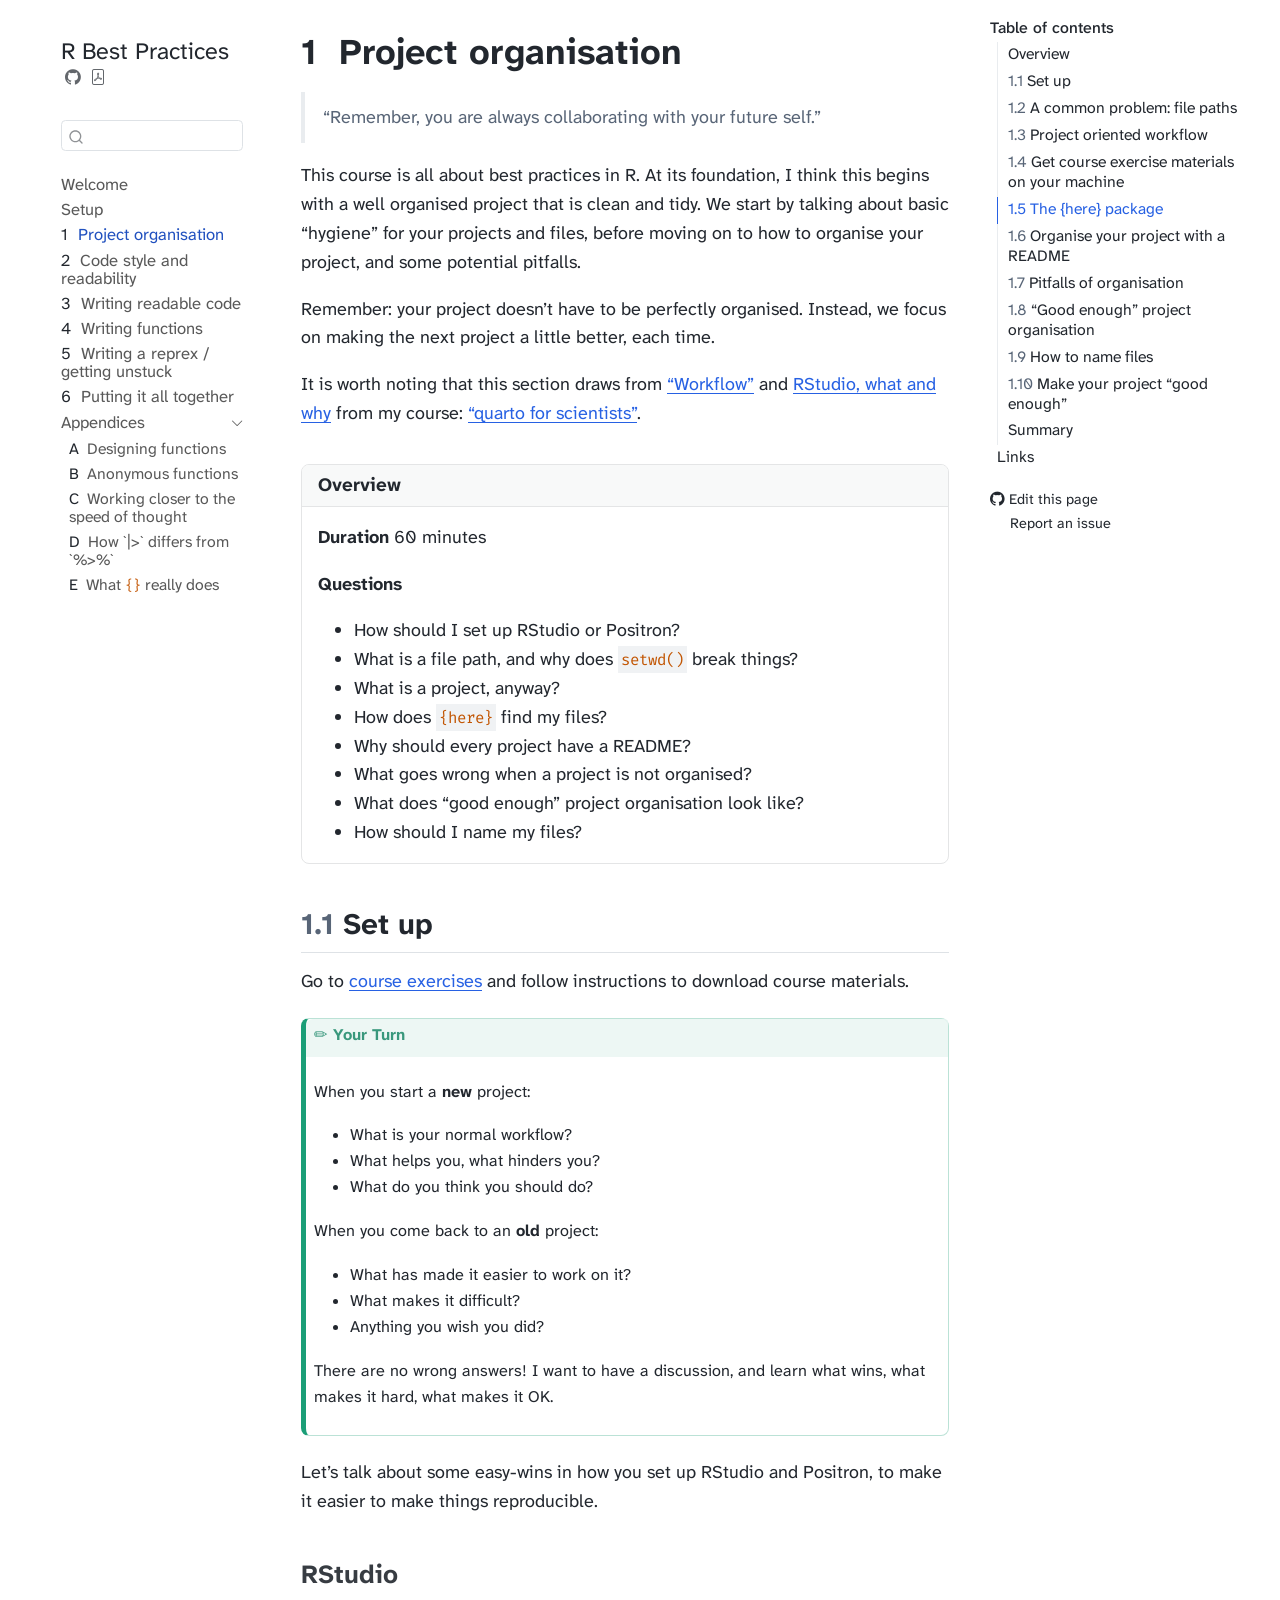
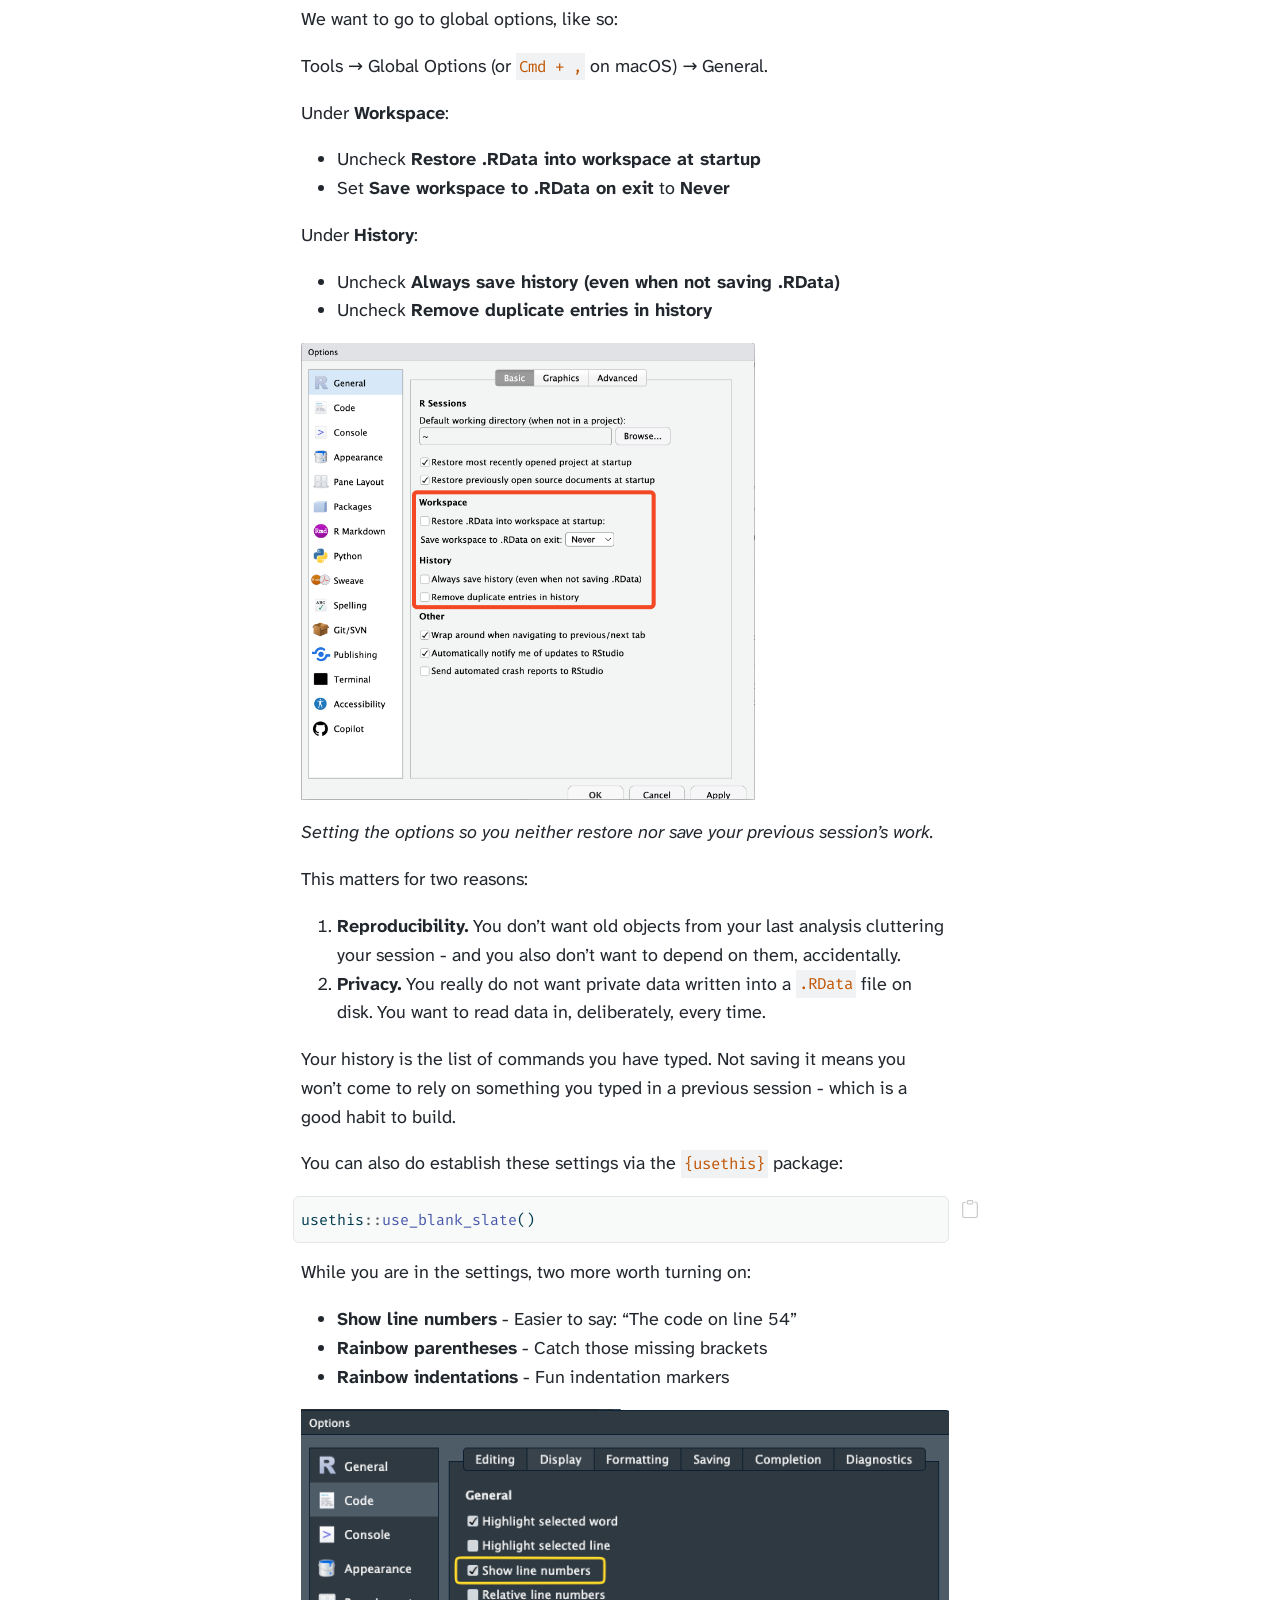
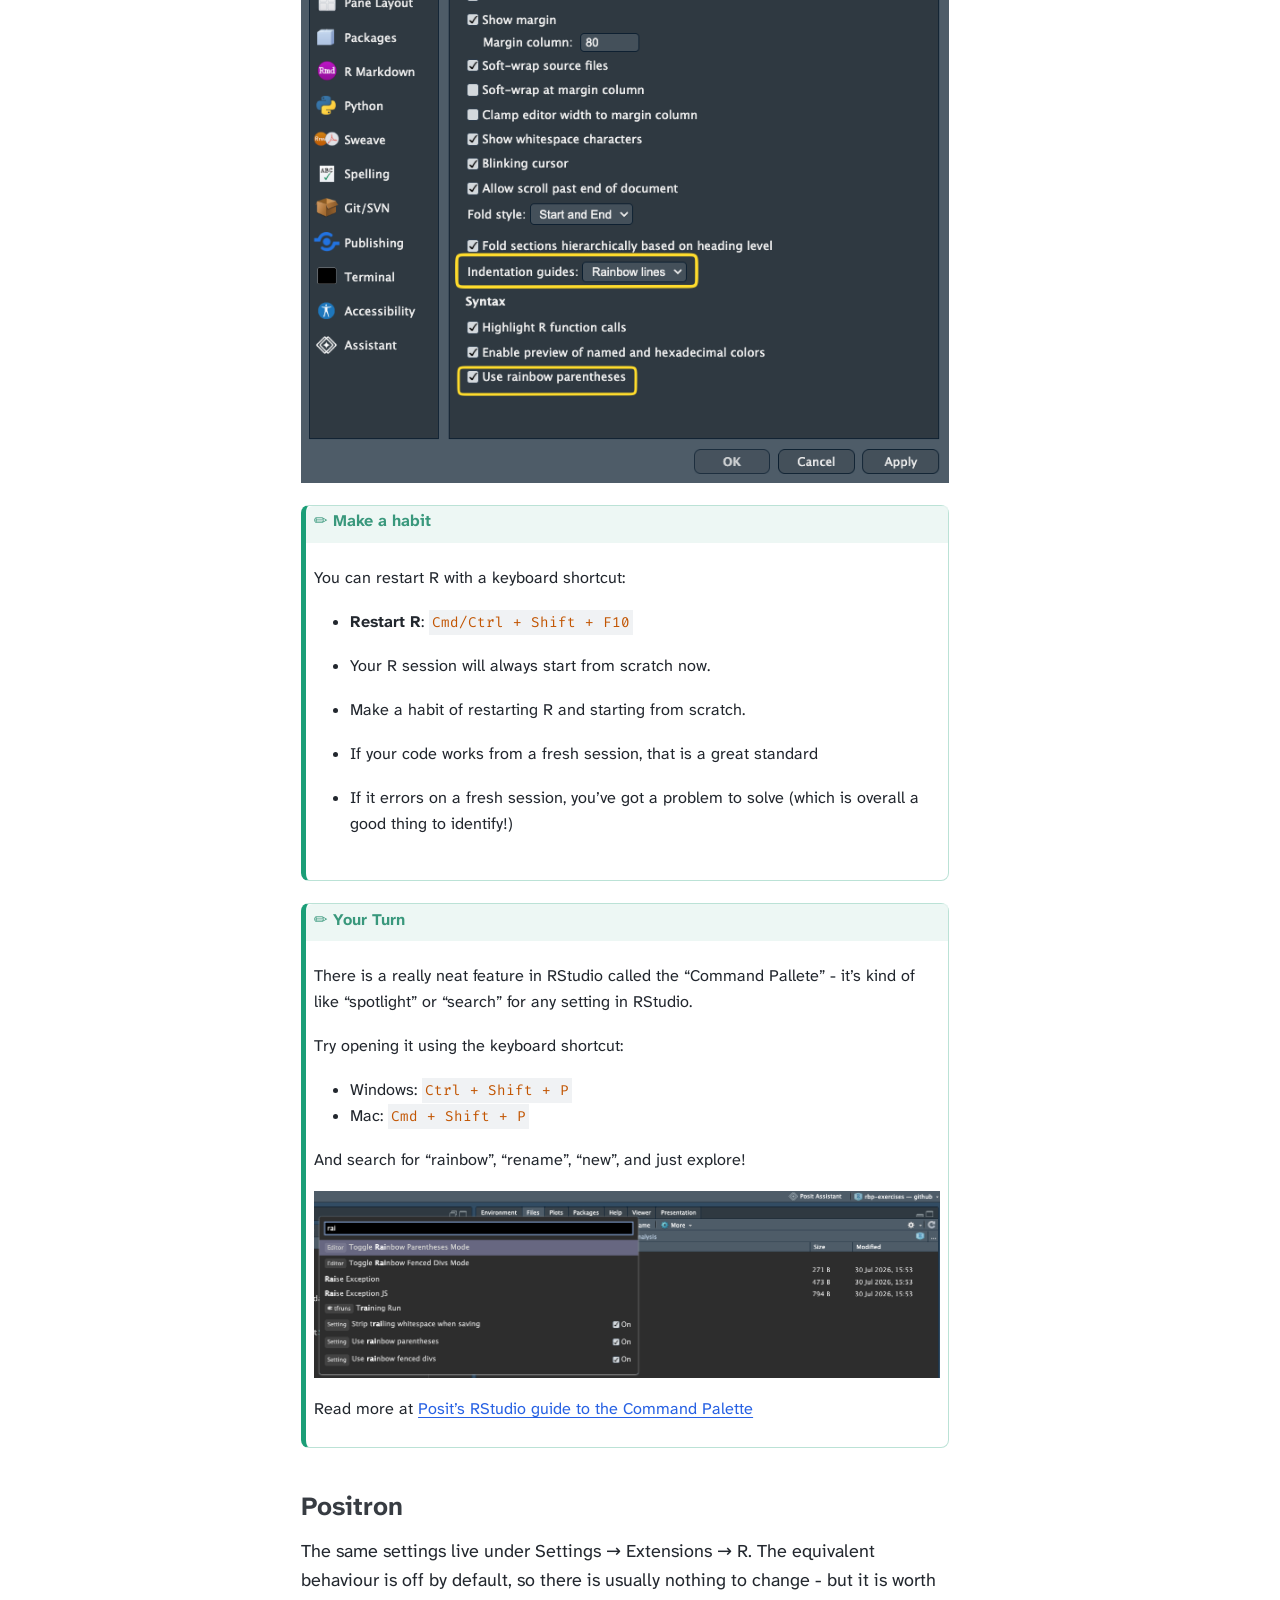
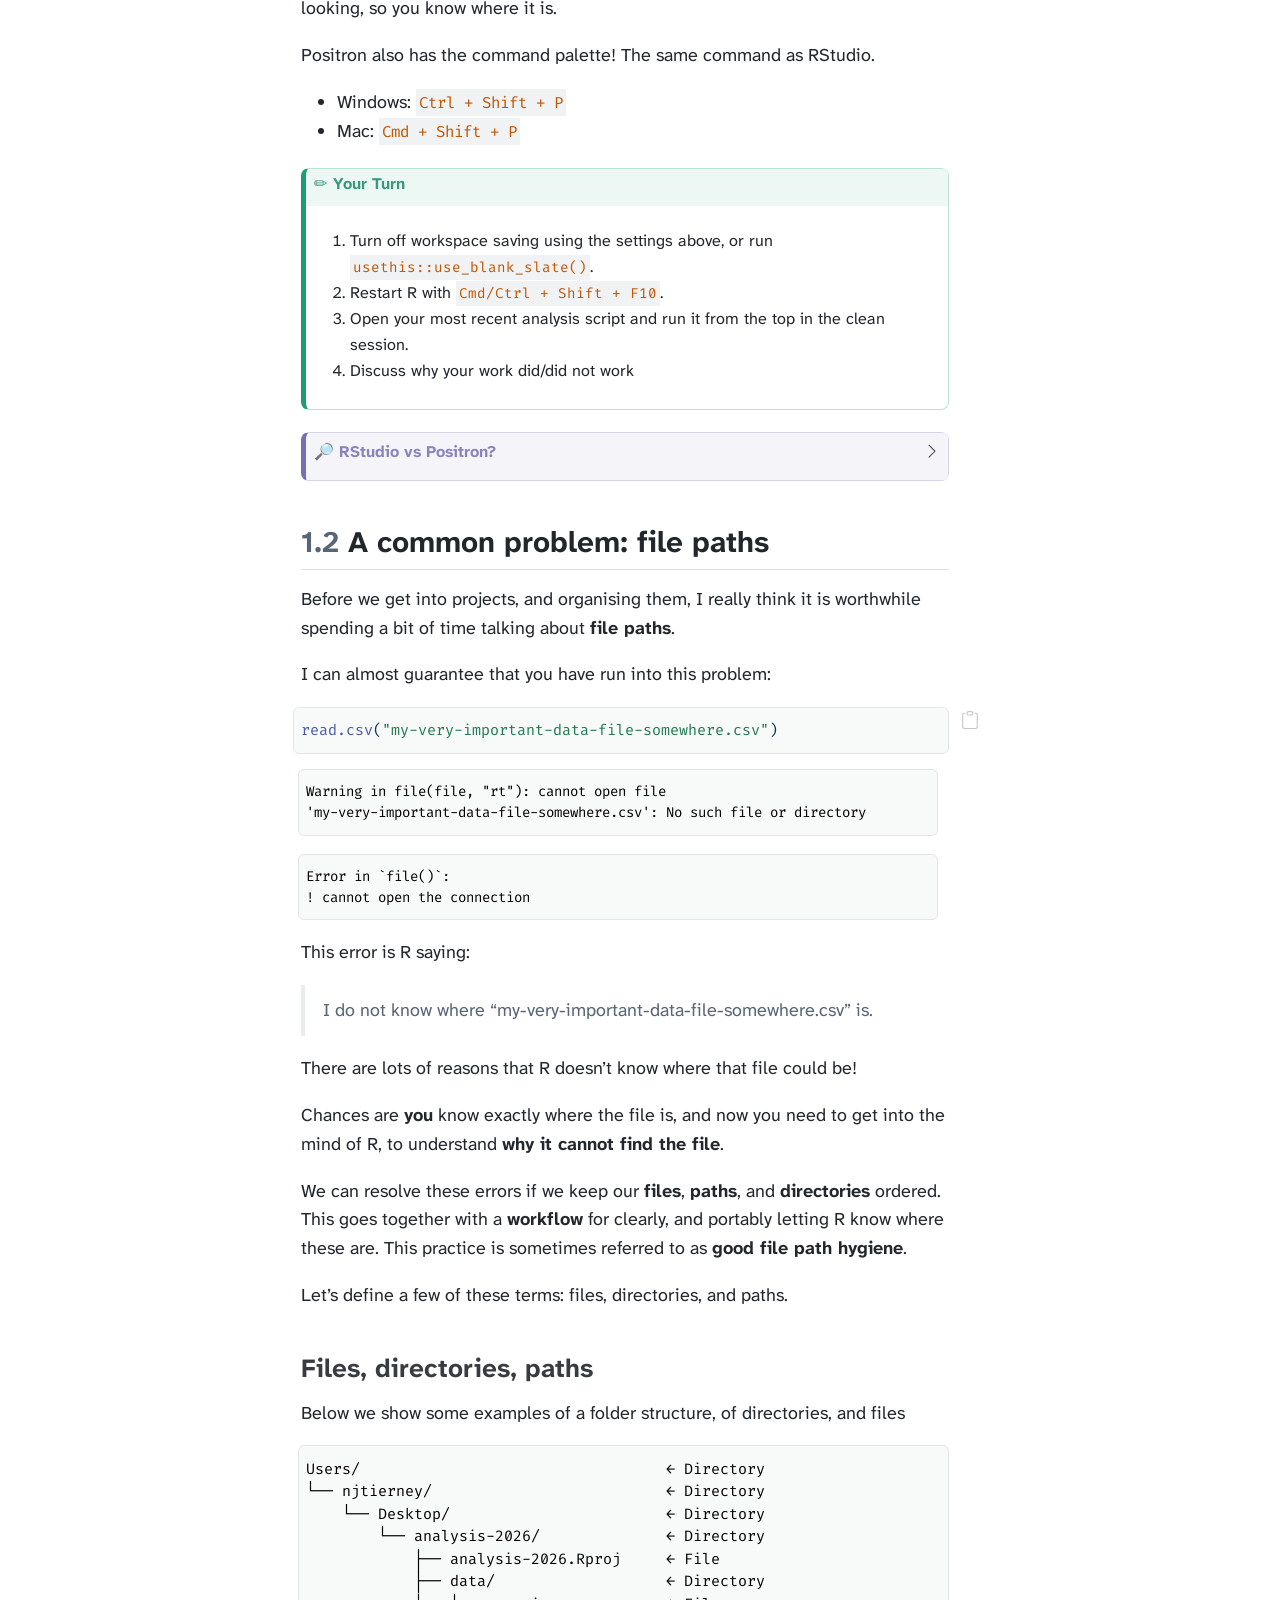
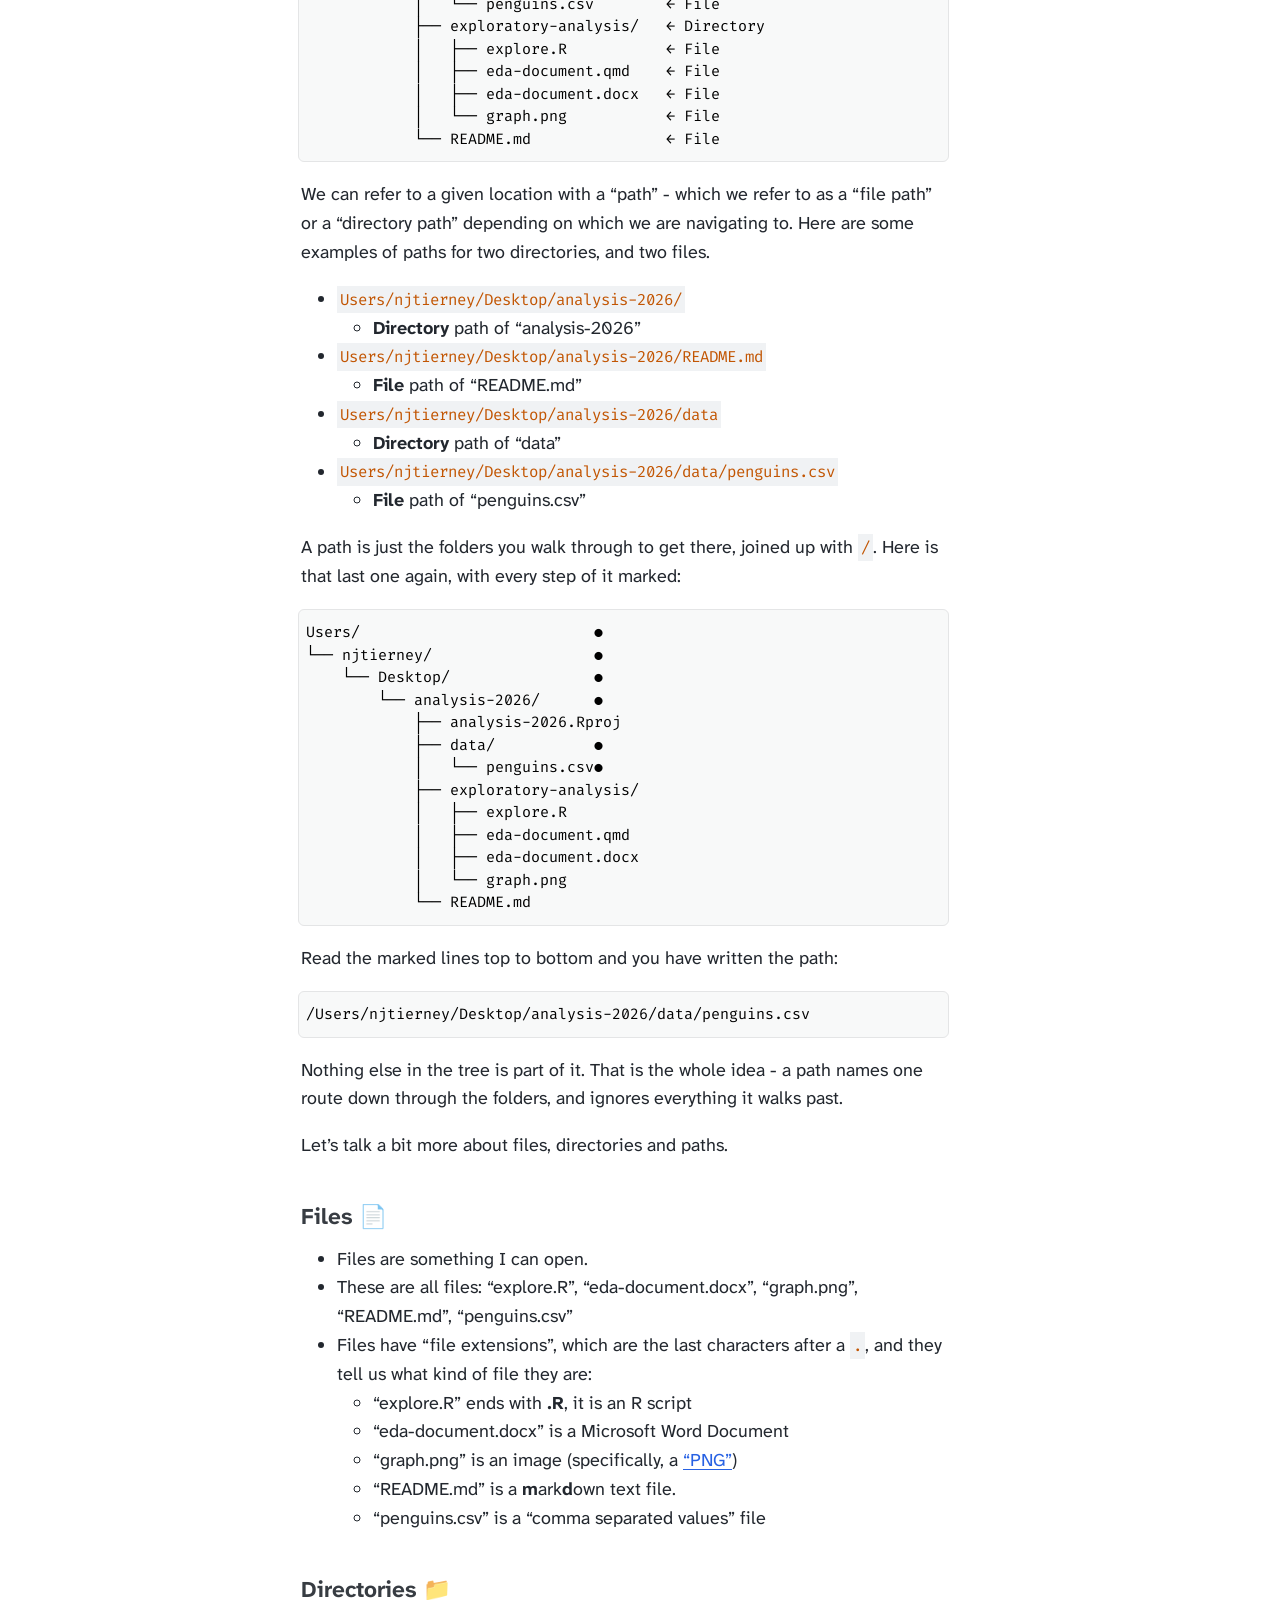
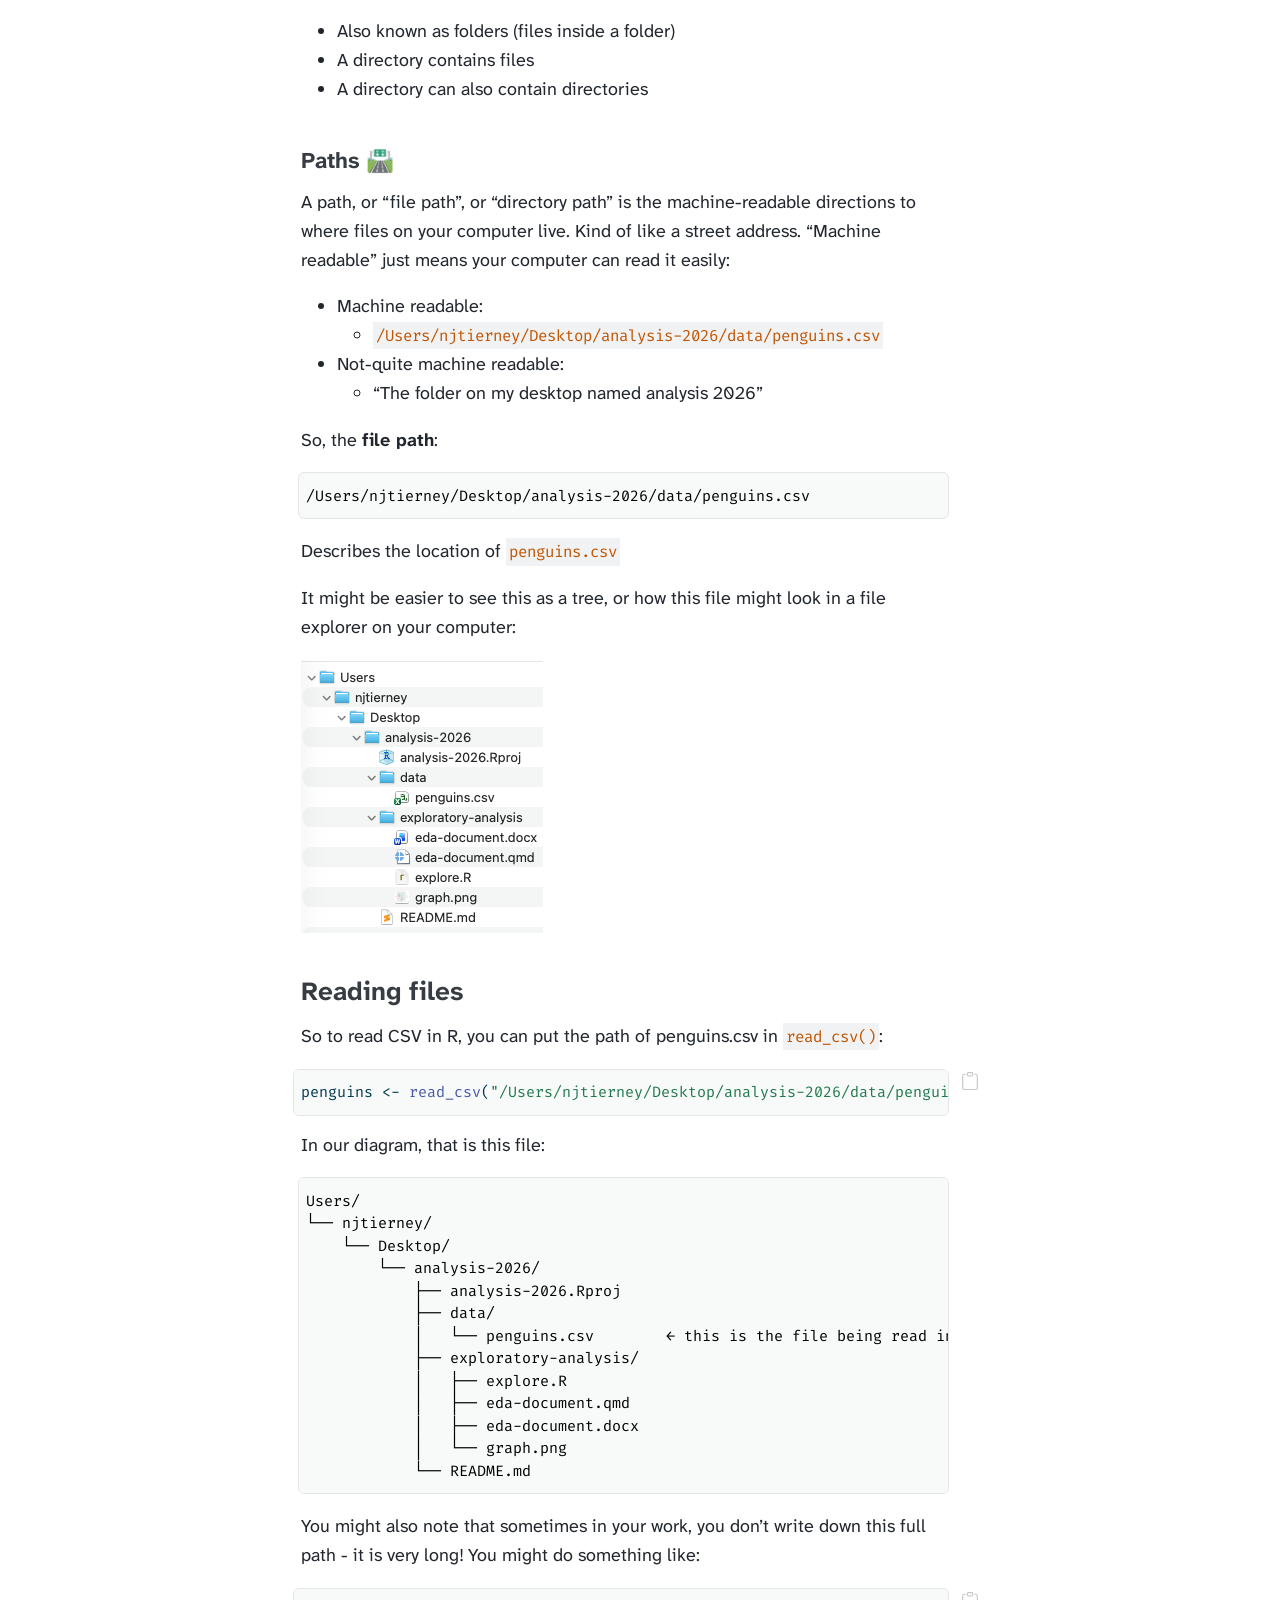
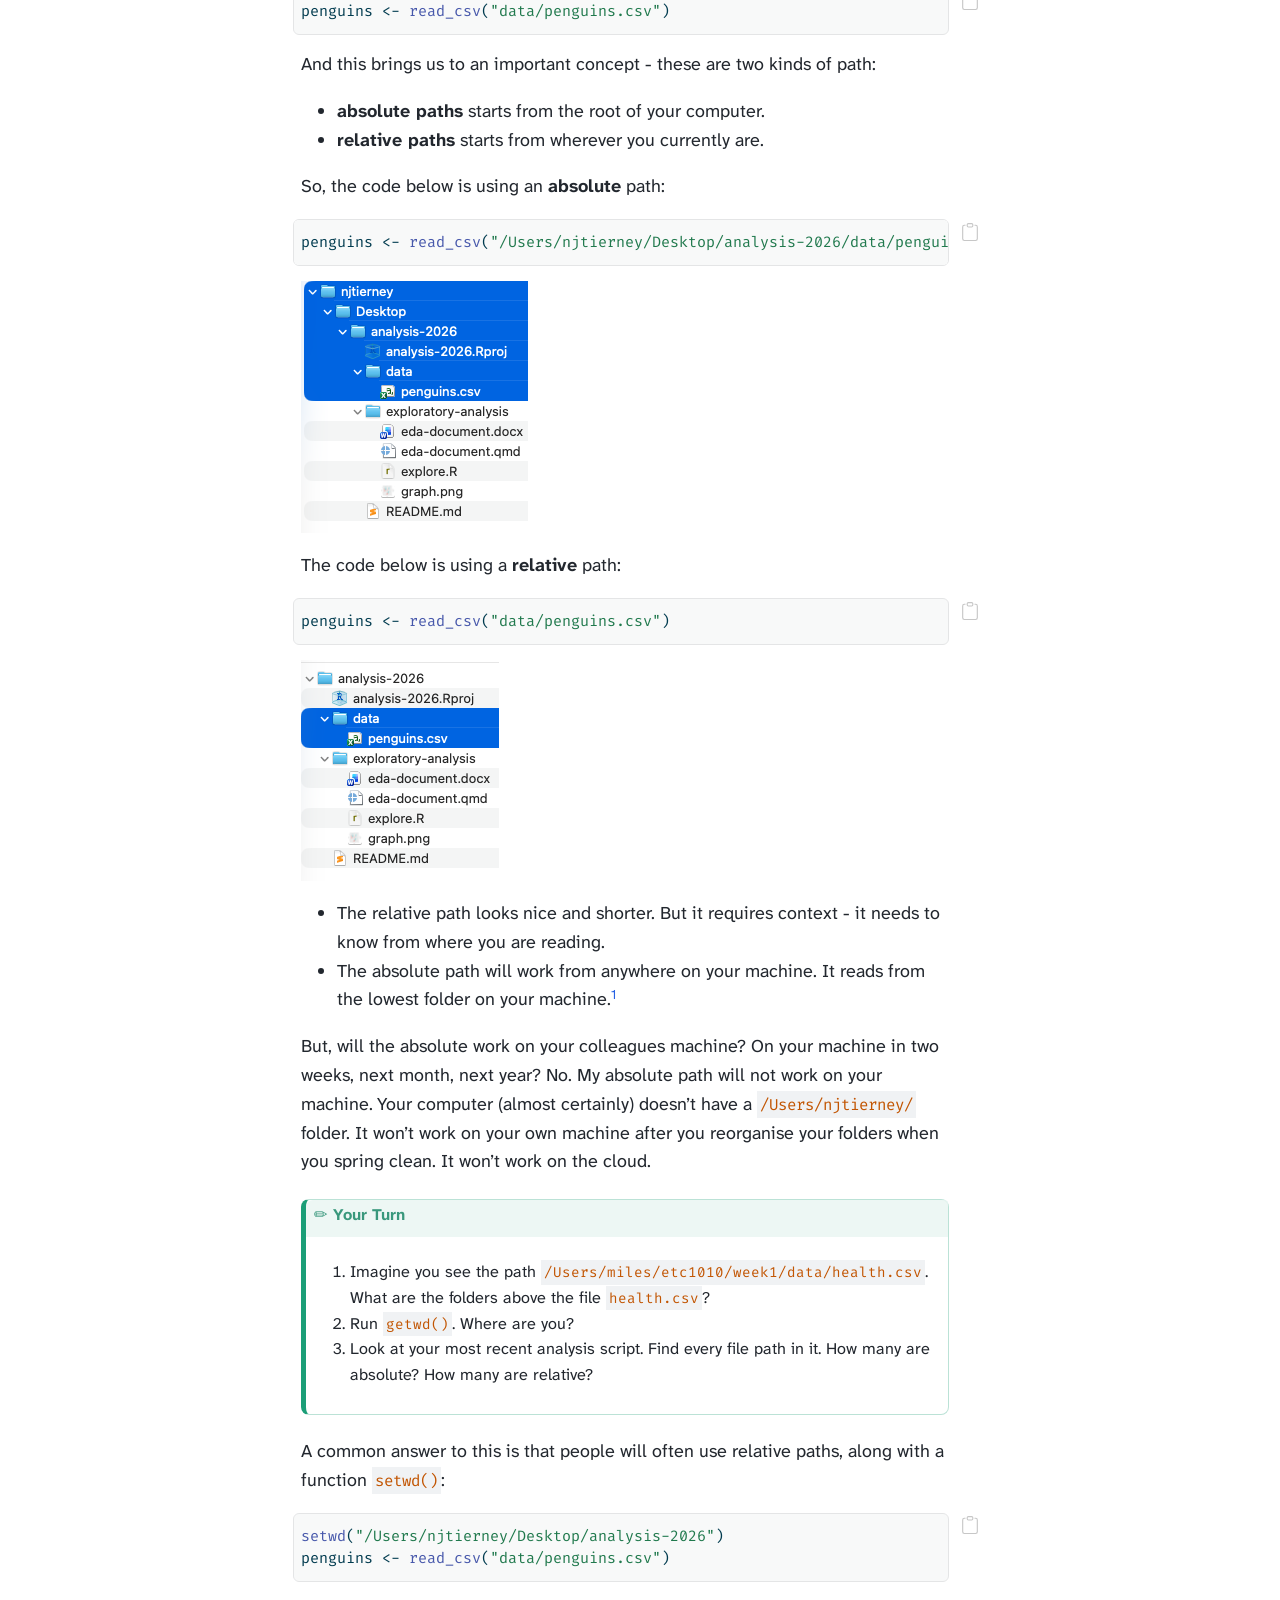
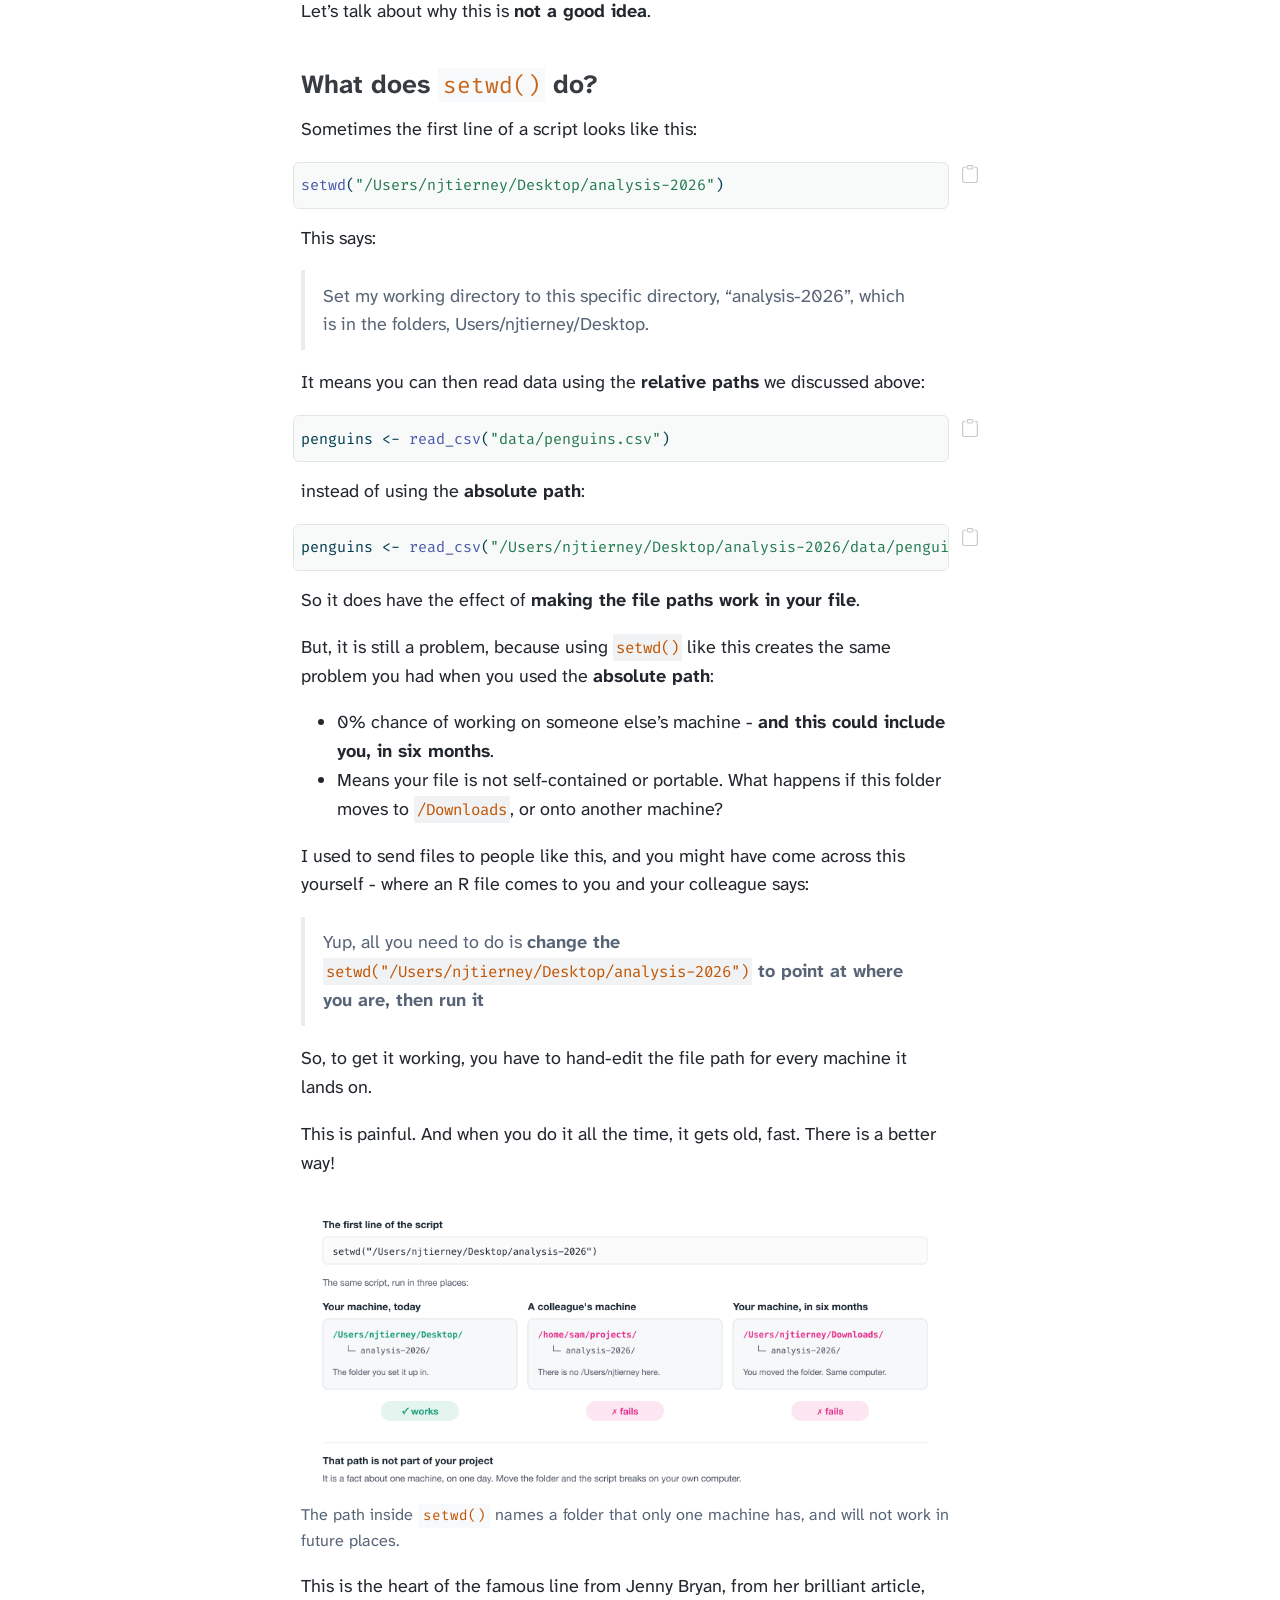
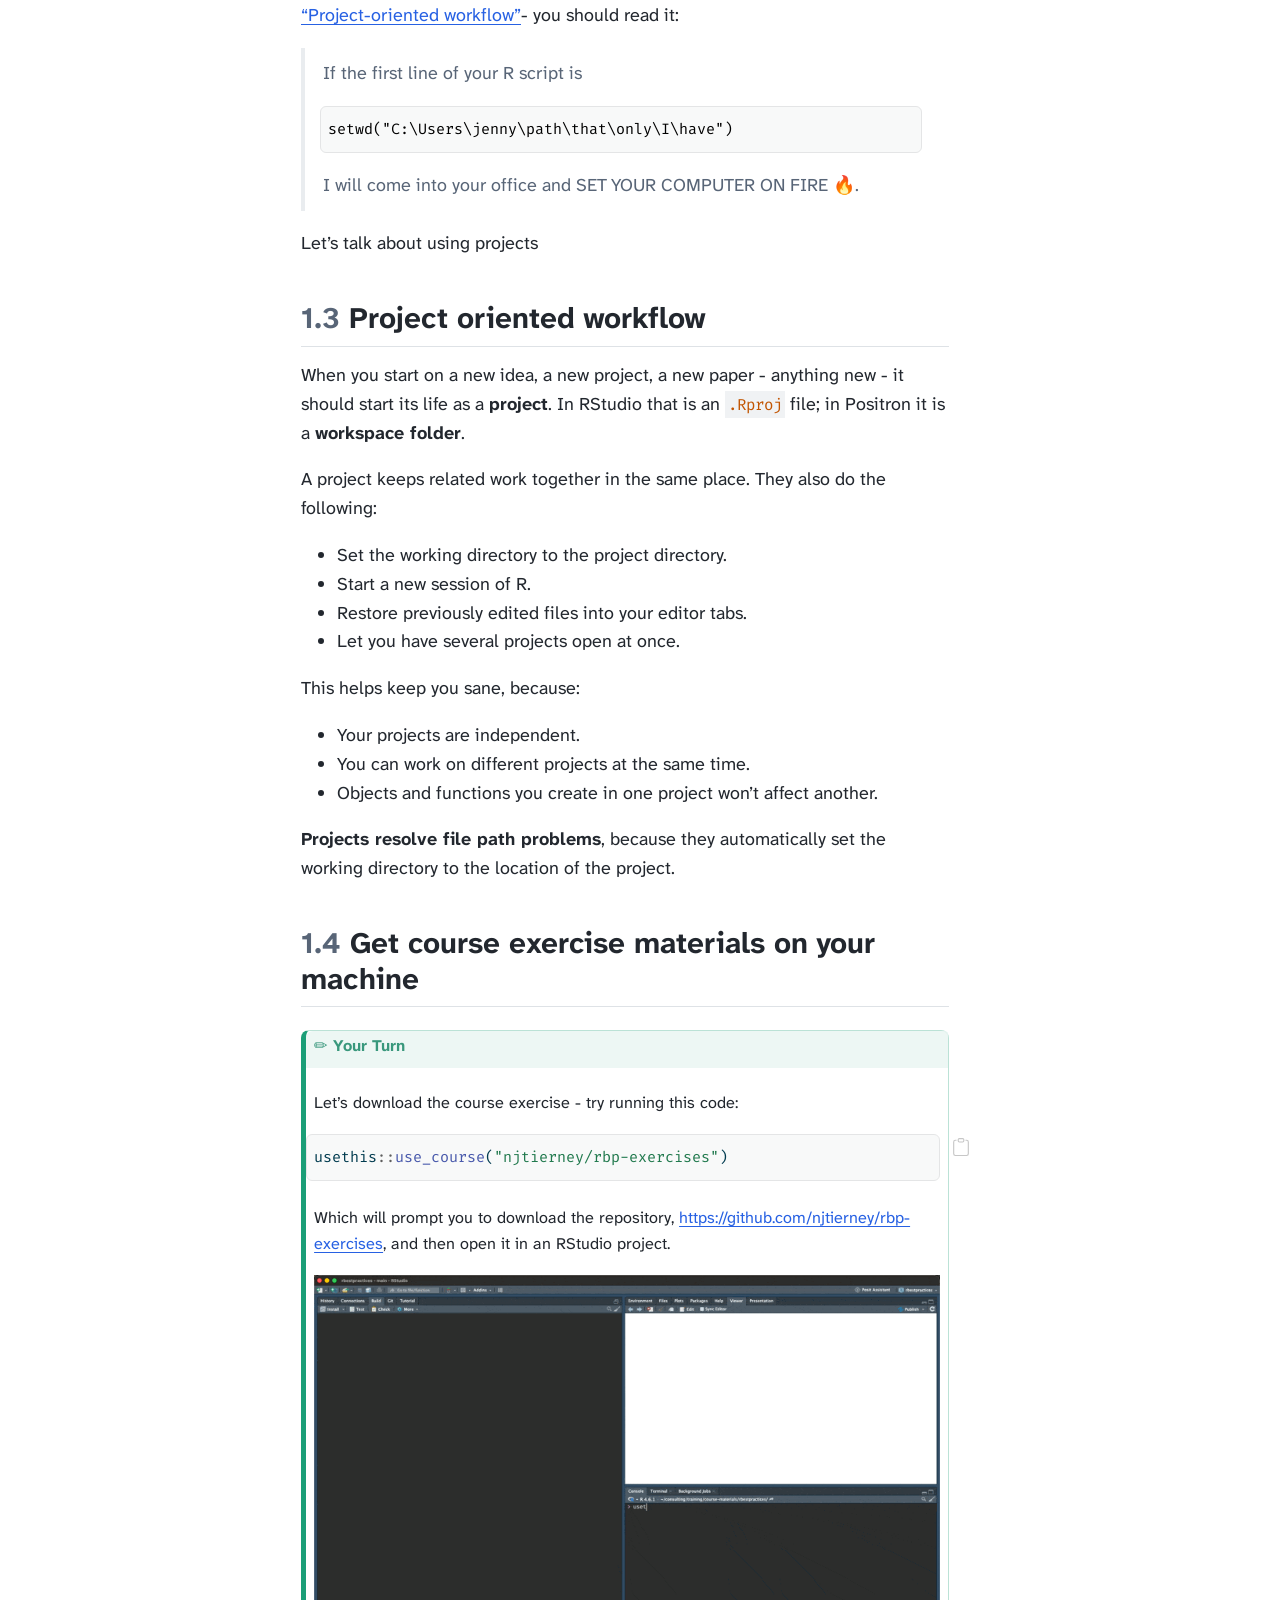
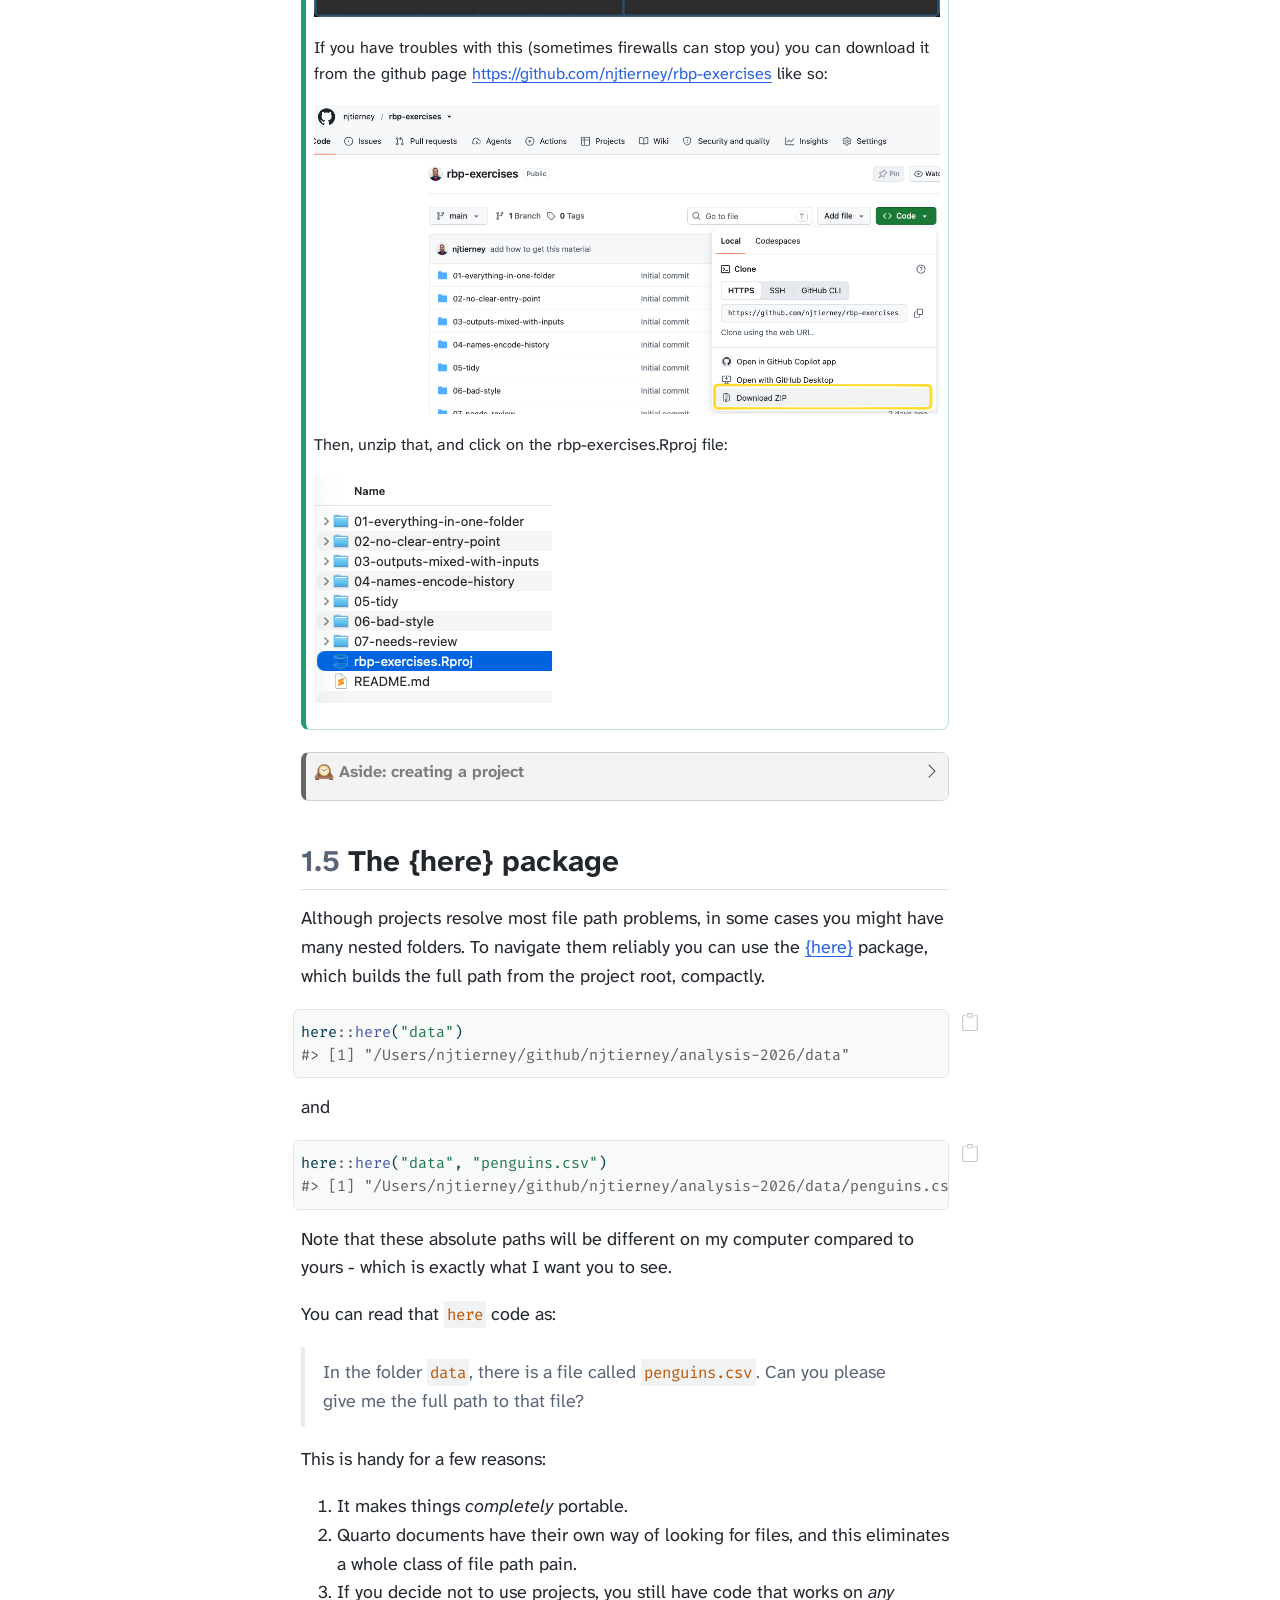
<file: project-organisation.html>
<!DOCTYPE html>
<html xmlns="http://www.w3.org/1999/xhtml" lang="en" xml:lang="en"><head>

<meta charset="utf-8">
<meta name="generator" content="quarto-1.10.18">

<meta name="viewport" content="width=device-width, initial-scale=1.0, user-scalable=yes">


<title>1&nbsp; Project organisation – R Best Practices</title>
<style>
/* Default styles provided by pandoc.
** See https://pandoc.org/MANUAL.html#variables-for-html for config info.
*/
span.smallcaps{font-variant: small-caps;}
div.columns{display: flex; gap: 1.5em;}
div.column{flex: auto;}
@media screen {
div.columns{gap: min(4vw, 1.5em);}
div.column{overflow-x: auto;}
}
div.hanging-indent{margin-left: 1.5em; text-indent: -1.5em;}
ul.task-list{list-style: none;}
ul.task-list li input[type="checkbox"] {
  width: 0.8em;
  margin: 0 0.8em 0.2em -1em; /* quarto-specific, see https://github.com/quarto-dev/quarto-cli/issues/4556 */ 
  vertical-align: middle;
}
/* CSS for syntax highlighting */
html { -webkit-text-size-adjust: 100%; }
pre > code.sourceCode { white-space: pre; position: relative; }
pre > code.sourceCode > span { display: inline-block; line-height: 1.25; }
pre > code.sourceCode > span:empty { height: 1.2em; }
.sourceCode { overflow: visible; }
code.sourceCode > span { color: inherit; text-decoration: inherit; }
div.sourceCode { margin: 1em 0; }
pre.sourceCode { margin: 0; }
@media screen {
div.sourceCode { overflow: auto; }
}
@media print {
pre > code.sourceCode { white-space: pre-wrap; }
pre > code.sourceCode > span { text-indent: -5em; padding-left: 5em; }
}
pre.numberSource code
  { counter-reset: source-line 0; }
pre.numberSource code > span
  { position: relative; left: -4em; counter-increment: source-line; }
pre.numberSource code > span > a:first-child::before
  { content: counter(source-line);
    position: relative; left: -1em; text-align: right; vertical-align: baseline;
    border: none; display: inline-block;
    -webkit-touch-callout: none; -webkit-user-select: none;
    -khtml-user-select: none; -moz-user-select: none;
    -ms-user-select: none; user-select: none;
    padding: 0 4px; width: 4em;
  }
pre.numberSource { margin-left: 3em;  padding-left: 4px; }
div.sourceCode
  {   }
@media screen {
pre > code.sourceCode > span > a:first-child::before { text-decoration: underline; }
}
</style>


<script src="site_libs/quarto-nav/quarto-nav.js"></script>
<script src="site_libs/quarto-nav/headroom.min.js"></script>
<script src="site_libs/clipboard/clipboard.min.js"></script>
<script src="site_libs/quarto-search/autocomplete.umd.js"></script>
<script src="site_libs/quarto-search/fuse.min.js"></script>
<script src="site_libs/quarto-search/quarto-search.js"></script>
<meta name="quarto:offset" content="./">
<link href="./code-style-and-readability.html" rel="next">
<link href="./setup.html" rel="prev">
<script src="site_libs/quarto-html/quarto.js" type="module"></script>
<script src="site_libs/quarto-html/tabsets/tabsets.js" type="module"></script>
<script src="site_libs/quarto-html/popper.min.js"></script>
<script src="site_libs/quarto-html/tippy.umd.min.js"></script>
<script src="site_libs/quarto-html/anchor.min.js"></script>
<link href="site_libs/quarto-html/tippy.css" rel="stylesheet">
<link href="site_libs/quarto-html/quarto-syntax-highlighting-b45b7b0fa9169e986df15f1ef60a279c.css" rel="stylesheet" id="quarto-text-highlighting-styles">
<script src="site_libs/bootstrap/bootstrap.min.js"></script>
<link href="site_libs/bootstrap/bootstrap-icons.css" rel="stylesheet">
<link href="site_libs/bootstrap/bootstrap-2892f92a2cf4cf9b4e1a4840b7613af4.min.css" rel="stylesheet" append-hash="true" id="quarto-bootstrap" data-mode="light">
<script id="quarto-search-options" type="application/json">{
  "location": "sidebar",
  "copy-button": false,
  "collapse-after": 3,
  "panel-placement": "start",
  "type": "textbox",
  "limit": 50,
  "keyboard-shortcut": [
    "f",
    "/",
    "s"
  ],
  "show-item-context": false,
  "language": {
    "search-no-results-text": "No results",
    "search-matching-documents-text": "matching documents",
    "search-copy-link-title": "Copy link to search",
    "search-hide-matches-text": "Hide additional matches",
    "search-more-match-text": "more match in this document",
    "search-more-matches-text": "more matches in this document",
    "search-clear-button-title": "Clear",
    "search-text-placeholder": "",
    "search-detached-cancel-button-title": "Cancel",
    "search-submit-button-title": "Submit",
    "search-label": "Search"
  }
}</script>


</head>

<body class="nav-sidebar floating quarto-light">

<div id="quarto-search-results"></div>
  <header id="quarto-header" class="headroom fixed-top">
  <nav class="quarto-secondary-nav">
    <div class="container-fluid d-flex">
      <button type="button" class="quarto-btn-toggle btn" data-bs-toggle="collapse" role="button" data-bs-target=".quarto-sidebar-collapse-item" aria-controls="quarto-sidebar" aria-expanded="false" aria-label="Toggle sidebar navigation" onclick="if (window.quartoToggleHeadroom) { window.quartoToggleHeadroom(); }">
        <i class="bi bi-layout-text-sidebar-reverse"></i>
      </button>
        <nav class="quarto-page-breadcrumbs" aria-label="breadcrumb"><ol class="breadcrumb"><li class="breadcrumb-item"><a href="./project-organisation.html"><span class="chapter-number">1</span>&nbsp; <span class="chapter-title">Project organisation</span></a></li></ol></nav>
        <a class="flex-grow-1" role="navigation" data-bs-toggle="collapse" data-bs-target=".quarto-sidebar-collapse-item" aria-controls="quarto-sidebar" aria-expanded="false" aria-label="Toggle sidebar navigation" onclick="if (window.quartoToggleHeadroom) { window.quartoToggleHeadroom(); }">      
        </a>
      <button type="button" class="btn quarto-search-button" aria-label="Search" onclick="window.quartoOpenSearch();">
        <i class="bi bi-search"></i>
      </button>
    </div>
  </nav>
</header>
<!-- content -->
<div id="quarto-content" class="quarto-container page-columns page-rows-contents page-layout-article">
<!-- sidebar -->
  <nav id="quarto-sidebar" class="sidebar collapse collapse-horizontal quarto-sidebar-collapse-item sidebar-navigation floating overflow-auto">
    <div class="pt-lg-2 mt-2 text-left sidebar-header">
    <div class="sidebar-title mb-0 py-0">
      <a href="./">R Best Practices</a> 
        <div class="sidebar-tools-main">
    <a href="https://github.com/njtierney/rbestpractices" title="Source Code" class="quarto-navigation-tool px-1" aria-label="Source Code"><i class="bi bi-github"></i></a>
    <a href="./R-Best-Practices.pdf" title="Download PDF" class="quarto-navigation-tool px-1" aria-label="Download PDF"><i class="bi bi-file-pdf"></i></a>
</div>
    </div>
      </div>
        <div class="mt-2 flex-shrink-0 align-items-center">
        <div class="sidebar-search">
        <div id="quarto-search" class="" title="Search"></div>
        </div>
        </div>
    <div class="sidebar-menu-container"> 
    <ul class="list-unstyled mt-1">
        <li class="sidebar-item">
  <div class="sidebar-item-container"> 
  <a href="./index.html" class="sidebar-item-text sidebar-link">
 <span class="menu-text">Welcome</span></a>
  </div>
</li>
        <li class="sidebar-item">
  <div class="sidebar-item-container"> 
  <a href="./setup.html" class="sidebar-item-text sidebar-link">
 <span class="menu-text">Setup</span></a>
  </div>
</li>
        <li class="sidebar-item">
  <div class="sidebar-item-container"> 
  <a href="./project-organisation.html" class="sidebar-item-text sidebar-link active">
 <span class="menu-text"><span class="chapter-number">1</span>&nbsp; <span class="chapter-title">Project organisation</span></span></a>
  </div>
</li>
        <li class="sidebar-item">
  <div class="sidebar-item-container"> 
  <a href="./code-style-and-readability.html" class="sidebar-item-text sidebar-link">
 <span class="menu-text"><span class="chapter-number">2</span>&nbsp; <span class="chapter-title">Code style and readability</span></span></a>
  </div>
</li>
        <li class="sidebar-item">
  <div class="sidebar-item-container"> 
  <a href="./writing-readable-code.html" class="sidebar-item-text sidebar-link">
 <span class="menu-text"><span class="chapter-number">3</span>&nbsp; <span class="chapter-title">Writing readable code</span></span></a>
  </div>
</li>
        <li class="sidebar-item">
  <div class="sidebar-item-container"> 
  <a href="./writing-functions.html" class="sidebar-item-text sidebar-link">
 <span class="menu-text"><span class="chapter-number">4</span>&nbsp; <span class="chapter-title">Writing functions</span></span></a>
  </div>
</li>
        <li class="sidebar-item">
  <div class="sidebar-item-container"> 
  <a href="./writing-a-reprex-getting-unstuck.html" class="sidebar-item-text sidebar-link">
 <span class="menu-text"><span class="chapter-number">5</span>&nbsp; <span class="chapter-title">Writing a reprex / getting unstuck</span></span></a>
  </div>
</li>
        <li class="sidebar-item">
  <div class="sidebar-item-container"> 
  <a href="./putting-it-all-together.html" class="sidebar-item-text sidebar-link">
 <span class="menu-text"><span class="chapter-number">6</span>&nbsp; <span class="chapter-title">Putting it all together</span></span></a>
  </div>
</li>
        <li class="sidebar-item sidebar-item-section">
      <div class="sidebar-item-container"> 
            <a class="sidebar-item-text sidebar-link text-start" data-bs-toggle="collapse" data-bs-target="#quarto-sidebar-section-1" role="navigation" aria-expanded="true">
 <span class="menu-text">Appendices</span></a>
          <a class="sidebar-item-toggle text-start" data-bs-toggle="collapse" data-bs-target="#quarto-sidebar-section-1" role="navigation" aria-expanded="true" aria-label="Toggle section">
            <i class="bi bi-chevron-right ms-2"></i>
          </a> 
      </div>
      <ul id="quarto-sidebar-section-1" class="collapse list-unstyled sidebar-section depth1 show">  
          <li class="sidebar-item">
  <div class="sidebar-item-container"> 
  <a href="./appendix-designing-functions.html" class="sidebar-item-text sidebar-link">
 <span class="menu-text"><span class="chapter-number">A</span>&nbsp; <span class="chapter-title">Designing functions</span></span></a>
  </div>
</li>
          <li class="sidebar-item">
  <div class="sidebar-item-container"> 
  <a href="./appendix-anonymous-functions.html" class="sidebar-item-text sidebar-link">
 <span class="menu-text"><span class="chapter-number">B</span>&nbsp; <span class="chapter-title">Anonymous functions</span></span></a>
  </div>
</li>
          <li class="sidebar-item">
  <div class="sidebar-item-container"> 
  <a href="./appendix-speed-of-thought.html" class="sidebar-item-text sidebar-link">
 <span class="menu-text"><span class="chapter-number">C</span>&nbsp; <span class="chapter-title">Working closer to the speed of thought</span></span></a>
  </div>
</li>
          <li class="sidebar-item">
  <div class="sidebar-item-container"> 
  <a href="./appendix-pipes.html" class="sidebar-item-text sidebar-link">
 <span class="menu-text"><span class="chapter-number">D</span>&nbsp; <span class="chapter-title">How `|&gt;` differs from `%&gt;%`</span></span></a>
  </div>
</li>
          <li class="sidebar-item">
  <div class="sidebar-item-container"> 
  <a href="./appendix-curly-braces.html" class="sidebar-item-text sidebar-link">
 <span class="menu-text"><span class="chapter-number">E</span>&nbsp; <span class="chapter-title">What <code>{}</code> really does</span></span></a>
  </div>
</li>
      </ul>
  </li>
    </ul>
    </div>
</nav>
<div id="quarto-sidebar-glass" class="quarto-sidebar-collapse-item" data-bs-toggle="collapse" data-bs-target=".quarto-sidebar-collapse-item"></div>
<!-- margin-sidebar -->
    <div id="quarto-margin-sidebar" class="sidebar margin-sidebar">
        <nav id="TOC" role="doc-toc" class="toc-active">
    <h2 id="toc-title">Table of contents</h2>
   
  <ul>
  <li><a href="#overview" id="toc-overview" class="nav-link active" data-scroll-target="#overview">Overview</a></li>
  <li><a href="#set-up" id="toc-set-up" class="nav-link" data-scroll-target="#set-up"><span class="header-section-number">1.1</span> Set up</a>
  <ul class="collapse">
  <li><a href="#rstudio" id="toc-rstudio" class="nav-link" data-scroll-target="#rstudio">RStudio</a></li>
  <li><a href="#positron" id="toc-positron" class="nav-link" data-scroll-target="#positron">Positron</a></li>
  </ul></li>
  <li><a href="#a-common-problem-file-paths" id="toc-a-common-problem-file-paths" class="nav-link" data-scroll-target="#a-common-problem-file-paths"><span class="header-section-number">1.2</span> A common problem: file paths</a>
  <ul class="collapse">
  <li><a href="#files-directories-paths" id="toc-files-directories-paths" class="nav-link" data-scroll-target="#files-directories-paths">Files, directories, paths</a></li>
  <li><a href="#reading-files" id="toc-reading-files" class="nav-link" data-scroll-target="#reading-files">Reading files</a></li>
  <li><a href="#what-does-setwd-do" id="toc-what-does-setwd-do" class="nav-link" data-scroll-target="#what-does-setwd-do">What does <code>setwd()</code> do?</a></li>
  </ul></li>
  <li><a href="#project-oriented-workflow" id="toc-project-oriented-workflow" class="nav-link" data-scroll-target="#project-oriented-workflow"><span class="header-section-number">1.3</span> Project oriented workflow</a></li>
  <li><a href="#sec-rbp-exercises-ch1" id="toc-sec-rbp-exercises-ch1" class="nav-link" data-scroll-target="#sec-rbp-exercises-ch1"><span class="header-section-number">1.4</span> Get course exercise materials on your machine</a></li>
  <li><a href="#the-here-package" id="toc-the-here-package" class="nav-link" data-scroll-target="#the-here-package"><span class="header-section-number">1.5</span> The {here} package</a></li>
  <li><a href="#organise-your-project-with-a-readme" id="toc-organise-your-project-with-a-readme" class="nav-link" data-scroll-target="#organise-your-project-with-a-readme"><span class="header-section-number">1.6</span> Organise your project with a README</a></li>
  <li><a href="#pitfalls-of-organisation" id="toc-pitfalls-of-organisation" class="nav-link" data-scroll-target="#pitfalls-of-organisation"><span class="header-section-number">1.7</span> Pitfalls of organisation</a>
  <ul class="collapse">
  <li><a href="#everything-in-one-folder" id="toc-everything-in-one-folder" class="nav-link" data-scroll-target="#everything-in-one-folder">Everything in one folder</a></li>
  <li><a href="#no-clear-entry-point" id="toc-no-clear-entry-point" class="nav-link" data-scroll-target="#no-clear-entry-point">No clear entry point</a></li>
  <li><a href="#file-names-encode-history-not-content" id="toc-file-names-encode-history-not-content" class="nav-link" data-scroll-target="#file-names-encode-history-not-content">File names encode history, not content</a></li>
  <li><a href="#editing-raw-data-in-place" id="toc-editing-raw-data-in-place" class="nav-link" data-scroll-target="#editing-raw-data-in-place">Editing raw data in place</a></li>
  <li><a href="#outputs-mixed-in-with-inputs" id="toc-outputs-mixed-in-with-inputs" class="nav-link" data-scroll-target="#outputs-mixed-in-with-inputs">Outputs mixed in with inputs</a></li>
  </ul></li>
  <li><a href="#good-enough-project-organisation" id="toc-good-enough-project-organisation" class="nav-link" data-scroll-target="#good-enough-project-organisation"><span class="header-section-number">1.8</span> “Good enough” project organisation</a></li>
  <li><a href="#how-to-name-files" id="toc-how-to-name-files" class="nav-link" data-scroll-target="#how-to-name-files"><span class="header-section-number">1.9</span> How to name files</a></li>
  <li><a href="#make-your-project-good-enough" id="toc-make-your-project-good-enough" class="nav-link" data-scroll-target="#make-your-project-good-enough"><span class="header-section-number">1.10</span> Make your project “good enough”</a></li>
  <li><a href="#summary" id="toc-summary" class="nav-link" data-scroll-target="#summary">Summary</a></li>
  <li>Links</li>
  </ul>
<div class="toc-actions"><ul><li><a href="https://github.com/njtierney/rbestpractices/edit/main/project-organisation.qmd" class="toc-action"><i class="bi bi-github"></i>Edit this page</a></li><li><a href="https://github.com/njtierney/rbestpractices/issues/new" class="toc-action"><i class="bi empty"></i>Report an issue</a></li></ul></div></nav>
    </div>
<!-- main -->
<main class="content" id="quarto-document-content">

<header id="title-block-header" class="quarto-title-block default">
<div class="quarto-title">
<h1 class="title"><span id="sec-project-organisation" class="quarto-section-identifier"><span class="chapter-number">1</span>&nbsp; <span class="chapter-title">Project organisation</span></span></h1>
</div>



<div class="quarto-title-meta">

    
  
    
  </div>
  


</header>


<blockquote class="blockquote">
<p>“Remember, you are always collaborating with your future self.”</p>
</blockquote>
<p>This course is all about best practices in R. At its foundation, I think this begins with a well organised project that is clean and tidy. We start by talking about basic “hygiene” for your projects and files, before moving on to how to organise your project, and some potential pitfalls.</p>
<p>Remember: your project doesn’t have to be perfectly organised. Instead, we focus on making the next project a little better, each time.</p>
<p>It is worth noting that this section draws from <a href="https://qmd4sci.njtierney.com/workflow.html">“Workflow”</a> and <a href="https://qmd4sci.njtierney.com/rstudio.html">RStudio, what and why</a> from my course: <a href="https://qmd4sci.njtierney.com">“quarto for scientists”</a>.</p>
<section id="overview" class="level2 unnumbered overview">
<h2 class="unnumbered anchored" data-anchor-id="overview">Overview</h2>
<p><strong>Duration</strong> 60 minutes</p>
<p><strong>Questions</strong></p>
<!-- These map onto the sections below, in order. If you move a section, move its question. -->
<ul>
<li>How should I set up RStudio or Positron?</li>
<li>What is a file path, and why does <code>setwd()</code> break things?</li>
<li>What is a project, anyway?</li>
<li>How does <code>{here}</code> find my files?</li>
<li>Why should every project have a README?</li>
<li>What goes wrong when a project is not organised?</li>
<li>What does “good enough” project organisation look like?</li>
<li>How should I name my files?</li>
</ul>
</section>
<section id="set-up" class="level2" data-number="1.1">
<h2 data-number="1.1" class="anchored" data-anchor-id="set-up"><span class="header-section-number">1.1</span> Set up</h2>
<p>Go to <a href="./setup.html#sec-rbp-exercises">course exercises</a> and follow instructions to download course materials.</p>
<div class="callout callout-style-default callout-note callout-titled" title="Your Turn">
<div class="callout-header d-flex align-content-center">
<div class="callout-icon-container">
<i class="callout-icon"></i>
</div>
<div class="callout-title-container flex-fill">
<span class="screen-reader-only">Note</span>Your Turn
</div>
</div>
<div class="callout-body-container callout-body">
<p>When you start a <strong>new</strong> project:</p>
<ul>
<li>What is your normal workflow?</li>
<li>What helps you, what hinders you?</li>
<li>What do you think you should do?</li>
</ul>
<p>When you come back to an <strong>old</strong> project:</p>
<ul>
<li>What has made it easier to work on it?</li>
<li>What makes it difficult?</li>
<li>Anything you wish you did?</li>
</ul>
<p>There are no wrong answers! I want to have a discussion, and learn what wins, what makes it hard, what makes it OK.</p>
</div>
</div>
<p>Let’s talk about some easy-wins in how you set up RStudio and Positron, to make it easier to make things reproducible.</p>
<section id="rstudio" class="level3">
<h3 class="anchored" data-anchor-id="rstudio">RStudio</h3>
<p>We want to go to global options, like so:</p>
<p>Tools → Global Options (or <code>Cmd + ,</code> on macOS) → General.</p>
<p>Under <strong>Workspace</strong>:</p>
<ul>
<li>Uncheck <strong>Restore .RData into workspace at startup</strong></li>
<li>Set <strong>Save workspace to .RData on exit</strong> to <strong>Never</strong></li>
</ul>
<p>Under <strong>History</strong>:</p>
<ul>
<li>Uncheck <strong>Always save history (even when not saving .RData)</strong></li>
<li>Uncheck <strong>Remove duplicate entries in history</strong></li>
</ul>
<p><img src="figs/rstudio-remove-data.png" class="img-fluid" style="width:70.0%" alt="Setting the options so you neither restore nor save your previous session's work."></p>
<p><em>Setting the options so you neither restore nor save your previous session’s work.</em></p>
<p>This matters for two reasons:</p>
<ol type="1">
<li><strong>Reproducibility.</strong> You don’t want old objects from your last analysis cluttering your session - and you also don’t want to depend on them, accidentally.</li>
<li><strong>Privacy.</strong> You really do not want private data written into a <code>.RData</code> file on disk. You want to read data in, deliberately, every time.</li>
</ol>
<p>Your history is the list of commands you have typed. Not saving it means you won’t come to rely on something you typed in a previous session - which is a good habit to build.</p>
<p>You can also do establish these settings via the <code>{usethis}</code> package:</p>
<div class="cell">
<div class="code-copy-outer-scaffold"><div class="sourceCode cell-code" id="cb1"><pre class="sourceCode numberSource r number-lines code-with-copy"><code class="sourceCode r"><span id="cb1-1"><a href="#cb1-1" aria-label="1"></a>usethis<span class="sc">::</span><span class="fu">use_blank_slate</span>()</span></code></pre></div><button title="Copy to Clipboard" class="code-copy-button"><i class="bi"></i></button></div>
</div>
<!-- NOTE: - question for the class - understanding Interactive vs things in a script -->
<p>While you are in the settings, two more worth turning on:</p>
<ul>
<li><strong>Show line numbers</strong> - Easier to say: “The code on line 54”</li>
<li><strong>Rainbow parentheses</strong> - Catch those missing brackets</li>
<li><strong>Rainbow indentations</strong> - Fun indentation markers</li>
</ul>
<p><img src="figs/rstudio-setting-rainbow.png" class="img-fluid" alt="RStudio's Options window, on the Code section and the Display tab. Three settings are highlighted: Show line numbers, ticked; Indentation guides, set to Rainbow lines; and Use rainbow parentheses, ticked."></p>
<div class="callout callout-style-default callout-note callout-titled" title="Make a habit">
<div class="callout-header d-flex align-content-center">
<div class="callout-icon-container">
<i class="callout-icon"></i>
</div>
<div class="callout-title-container flex-fill">
<span class="screen-reader-only">Note</span>Make a habit
</div>
</div>
<div class="callout-body-container callout-body">
<p>You can restart R with a keyboard shortcut:</p>
<ul>
<li><p><strong>Restart R</strong>: <code>Cmd/Ctrl + Shift + F10</code></p></li>
<li><p>Your R session will always start from scratch now.</p></li>
<li><p>Make a habit of restarting R and starting from scratch.</p></li>
<li><p>If your code works from a fresh session, that is a great standard</p></li>
<li><p>If it errors on a fresh session, you’ve got a problem to solve (which is overall a good thing to identify!)</p></li>
</ul>
</div>
</div>
<div class="callout callout-style-default callout-note callout-titled" title="Your Turn">
<div class="callout-header d-flex align-content-center">
<div class="callout-icon-container">
<i class="callout-icon"></i>
</div>
<div class="callout-title-container flex-fill">
<span class="screen-reader-only">Note</span>Your Turn
</div>
</div>
<div class="callout-body-container callout-body">
<p>There is a really neat feature in RStudio called the “Command Pallete” - it’s kind of like “spotlight” or “search” for any setting in RStudio.</p>
<p>Try opening it using the keyboard shortcut:</p>
<ul>
<li>Windows: <code>Ctrl + Shift + P</code></li>
<li>Mac: <code>Cmd + Shift + P</code></li>
</ul>
<p>And search for “rainbow”, “rename”, “new”, and just explore!</p>
<p><img src="figs/rstudio-show-cmd-palette.png" class="img-fluid" alt="The RStudio command palette open over the editor, with rai typed into the search box. The matching results include Toggle Rainbow Parentheses Mode and Toggle Rainbow Fenced Divs Mode, along with the settings themselves, each showing an On toggle. You never had to know which options page they lived on."></p>
<p>Read more at <a href="https://docs.posit.co/ide/user/ide/guide/ui/command-palette.html">Posit’s RStudio guide to the Command Palette</a></p>
</div>
</div>
</section>
<section id="positron" class="level3">
<h3 class="anchored" data-anchor-id="positron">Positron</h3>
<p>The same settings live under Settings → Extensions → R. The equivalent behaviour is off by default, so there is usually nothing to change - but it is worth looking, so you know where it is.</p>
<p>Positron also has the command palette! The same command as RStudio.</p>
<ul>
<li>Windows: <code>Ctrl + Shift + P</code></li>
<li>Mac: <code>Cmd + Shift + P</code></li>
</ul>
<!-- NOTE - screenshot Positron settings, Extensions > R, showing the
     workspace/restore options. -->
<div class="callout callout-style-default callout-note callout-titled" title="Your Turn">
<div class="callout-header d-flex align-content-center">
<div class="callout-icon-container">
<i class="callout-icon"></i>
</div>
<div class="callout-title-container flex-fill">
<span class="screen-reader-only">Note</span>Your Turn
</div>
</div>
<div class="callout-body-container callout-body">
<ol type="1">
<li>Turn off workspace saving using the settings above, or run <code>usethis::use_blank_slate()</code>.</li>
<li>Restart R with <code>Cmd/Ctrl + Shift + F10</code>.</li>
<li>Open your most recent analysis script and run it from the top in the clean session.</li>
<li>Discuss why your work did/did not work</li>
</ol>
</div>
</div>
<div class="callout callout-style-default callout-tip callout-titled" title="RStudio vs Positron?">
<div class="callout-header d-flex align-content-center collapsed" data-bs-toggle="collapse" data-bs-target=".callout-5-contents" aria-controls="callout-5" aria-expanded="false" aria-label="Toggle callout">
<div class="callout-icon-container">
<i class="callout-icon"></i>
</div>
<div class="callout-title-container flex-fill">
<span class="screen-reader-only">Tip</span>RStudio vs Positron?
</div>
<div class="callout-btn-toggle d-inline-block border-0 py-1 ps-1 pe-0 float-end"><i class="callout-toggle"></i></div>
</div>
<div id="callout-5" class="callout-5-contents callout-collapse collapse">
<div class="callout-body-container callout-body">
<p>Worth saying upfront - RStudio isn’t going away.</p>
<ul>
<li>RStudio
<ul>
<li>created in 2011.</li>
<li>Focus on R, but allows you to write in Python.</li>
<li>Supports other languages like C, C++.</li>
<li>It has 15 years of design for use in data analysis. It just works.</li>
</ul></li>
<li>Positron
<ul>
<li>Created in 2024.</li>
<li>A fork of <a href="https://github.com/microsoft/vscode">“Visual Studio Code - Open Source”</a></li>
<li>Comes with many (most?) of the features of VS Code</li>
<li>Rich marketplace of extensions</li>
<li>“polyglot” - works with many languages, not just R</li>
</ul></li>
</ul>
<p>Which to choose? Here are my opinions:</p>
<ul>
<li>New to R –&gt; RStudio</li>
<li>Just using R –&gt; RStudio</li>
<li>Mostly using R, occasional other language –&gt; RStudio</li>
<li>Sometimes R, mostly other language –&gt; Positron</li>
<li>R + frequently other other languages (Python, Rust, C) –&gt; Positron</li>
<li>Experienced in R and want full control of every setting –&gt; Positron</li>
</ul>
<p>If you want to read more about the features of Positron and RStudio, see <a href="https://positron.posit.co/migrate-rstudio-compare.html">Posit’s article on the topic</a>.</p>
</div>
</div>
</div>
</section>
</section>
<section id="a-common-problem-file-paths" class="level2" data-number="1.2">
<h2 data-number="1.2" class="anchored" data-anchor-id="a-common-problem-file-paths"><span class="header-section-number">1.2</span> A common problem: file paths</h2>
<p>Before we get into projects, and organising them, I really think it is worthwhile spending a bit of time talking about <strong>file paths</strong>.</p>
<p>I can almost guarantee that you have run into this problem:</p>
<div class="cell">
<div class="code-copy-outer-scaffold"><div class="sourceCode cell-code" id="cb2"><pre class="sourceCode numberSource r number-lines code-with-copy"><code class="sourceCode r"><span id="cb2-1"><a href="#cb2-1" aria-label="1"></a><span class="fu">read.csv</span>(<span class="st">"my-very-important-data-file-somewhere.csv"</span>)</span></code></pre></div><button title="Copy to Clipboard" class="code-copy-button"><i class="bi"></i></button></div>
<div class="cell-output cell-output-stderr">
<pre><code>Warning in file(file, "rt"): cannot open file
'my-very-important-data-file-somewhere.csv': No such file or directory</code></pre>
</div>
<div class="cell-output cell-output-error">
<pre><code>Error in `file()`:
! cannot open the connection</code></pre>
</div>
</div>
<p>This error is R saying:</p>
<blockquote class="blockquote">
<p>I do not know where “my-very-important-data-file-somewhere.csv” is.</p>
</blockquote>
<p>There are lots of reasons that R doesn’t know where that file could be!</p>
<p>Chances are <strong>you</strong> know exactly where the file is, and now you need to get into the mind of R, to understand <strong>why it cannot find the file</strong>.</p>
<p>We can resolve these errors if we keep our <strong>files</strong>, <strong>paths</strong>, and <strong>directories</strong> ordered. This goes together with a <strong>workflow</strong> for clearly, and portably letting R know where these are. This practice is sometimes referred to as <strong>good file path hygiene</strong>.</p>
<p>Let’s define a few of these terms: files, directories, and paths.</p>
<section id="files-directories-paths" class="level3">
<h3 class="anchored" data-anchor-id="files-directories-paths">Files, directories, paths</h3>
<p>Below we show some examples of a folder structure, of directories, and files</p>
<pre><code>Users/                                  ← Directory
└── njtierney/                          ← Directory
    └── Desktop/                        ← Directory
        └── analysis-2026/              ← Directory
            ├── analysis-2026.Rproj     ← File
            ├── data/                   ← Directory
            │   └── penguins.csv        ← File
            ├── exploratory-analysis/   ← Directory
            │   ├── explore.R           ← File
            │   ├── eda-document.qmd    ← File
            │   ├── eda-document.docx   ← File
            │   └── graph.png           ← File
            └── README.md               ← File</code></pre>
<p>We can refer to a given location with a “path” - which we refer to as a “file path” or a “directory path” depending on which we are navigating to. Here are some examples of paths for two directories, and two files.</p>
<ul>
<li><code>Users/njtierney/Desktop/analysis-2026/</code>
<ul>
<li><strong>Directory</strong> path of “analysis-2026”</li>
</ul></li>
<li><code>Users/njtierney/Desktop/analysis-2026/README.md</code>
<ul>
<li><strong>File</strong> path of “README.md”</li>
</ul></li>
<li><code>Users/njtierney/Desktop/analysis-2026/data</code>
<ul>
<li><strong>Directory</strong> path of “data”</li>
</ul></li>
<li><code>Users/njtierney/Desktop/analysis-2026/data/penguins.csv</code>
<ul>
<li><strong>File</strong> path of “penguins.csv”</li>
</ul></li>
</ul>
<p>A path is just the folders you walk through to get there, joined up with <code>/</code>. Here is that last one again, with every step of it marked:</p>
<pre><code>Users/                          ●
└── njtierney/                  ●
    └── Desktop/                ●
        └── analysis-2026/      ●
            ├── analysis-2026.Rproj
            ├── data/           ●
            │   └── penguins.csv●
            ├── exploratory-analysis/
            │   ├── explore.R
            │   ├── eda-document.qmd
            │   ├── eda-document.docx
            │   └── graph.png
            └── README.md</code></pre>
<p>Read the marked lines top to bottom and you have written the path:</p>
<pre><code>/Users/njtierney/Desktop/analysis-2026/data/penguins.csv</code></pre>
<p>Nothing else in the tree is part of it. That is the whole idea - a path names one route down through the folders, and ignores everything it walks past.</p>
<p>Let’s talk a bit more about files, directories and paths.</p>
<section id="files" class="level4">
<h4 class="anchored" data-anchor-id="files">Files 📄</h4>
<ul>
<li>Files are something I can open.</li>
<li>These are all files: “explore.R”, “eda-document.docx”, “graph.png”, “README.md”, “penguins.csv”</li>
<li>Files have “file extensions”, which are the last characters after a <code>.</code>, and they tell us what kind of file they are:
<ul>
<li>“explore.R” ends with <strong>.R</strong>, it is an R script</li>
<li>“eda-document.docx” is a Microsoft Word Document</li>
<li>“graph.png” is an image (specifically, a <a href="https://en.wikipedia.org/wiki/PNG">“PNG”</a>)</li>
<li>“README.md” is a <strong>m</strong>ark<strong>d</strong>own text file.</li>
<li>“penguins.csv” is a “comma separated values” file</li>
</ul></li>
</ul>
</section>
<section id="directories" class="level4">
<h4 class="anchored" data-anchor-id="directories">Directories 📁</h4>
<ul>
<li>Also known as folders (files inside a folder)</li>
<li>A directory contains files</li>
<li>A directory can also contain directories</li>
</ul>
</section>
<section id="paths" class="level4">
<h4 class="anchored" data-anchor-id="paths">Paths 🛣️</h4>
<p>A path, or “file path”, or “directory path” is the machine-readable directions to where files on your computer live. Kind of like a street address. “Machine readable” just means your computer can read it easily:</p>
<ul>
<li>Machine readable:
<ul>
<li><code>/Users/njtierney/Desktop/analysis-2026/data/penguins.csv</code></li>
</ul></li>
<li>Not-quite machine readable:
<ul>
<li>“The folder on my desktop named analysis 2026”</li>
</ul></li>
</ul>
<p>So, the <strong>file path</strong>:</p>
<pre><code>/Users/njtierney/Desktop/analysis-2026/data/penguins.csv</code></pre>
<p>Describes the location of <code>penguins.csv</code></p>
<p>It might be easier to see this as a tree, or how this file might look in a file explorer on your computer:</p>
<p><img src="figs/project-org-file-explorer.png" class="img-fluid" alt="Example of file and folder structure"></p>
</section>
</section>
<section id="reading-files" class="level3">
<h3 class="anchored" data-anchor-id="reading-files">Reading files</h3>
<p>So to read CSV in R, you can put the path of penguins.csv in <code>read_csv()</code>:</p>
<div class="code-copy-outer-scaffold"><div class="sourceCode" id="cb9"><pre class="sourceCode numberSource r number-lines code-with-copy"><code class="sourceCode r"><span id="cb9-1"><a href="#cb9-1" aria-label="1"></a>penguins <span class="ot">&lt;-</span> <span class="fu">read_csv</span>(<span class="st">"/Users/njtierney/Desktop/analysis-2026/data/penguins.csv"</span>)</span></code></pre></div><button title="Copy to Clipboard" class="code-copy-button"><i class="bi"></i></button></div>
<p>In our diagram, that is this file:</p>
<pre><code>Users/
└── njtierney/
    └── Desktop/
        └── analysis-2026/
            ├── analysis-2026.Rproj
            ├── data/
            │   └── penguins.csv        ← this is the file being read in
            ├── exploratory-analysis/
            │   ├── explore.R
            │   ├── eda-document.qmd
            │   ├── eda-document.docx
            │   └── graph.png
            └── README.md</code></pre>
<p>You might also note that sometimes in your work, you don’t write down this full path - it is very long! You might do something like:</p>
<div class="code-copy-outer-scaffold"><div class="sourceCode" id="cb11"><pre class="sourceCode numberSource r number-lines code-with-copy"><code class="sourceCode r"><span id="cb11-1"><a href="#cb11-1" aria-label="1"></a>penguins <span class="ot">&lt;-</span> <span class="fu">read_csv</span>(<span class="st">"data/penguins.csv"</span>)</span></code></pre></div><button title="Copy to Clipboard" class="code-copy-button"><i class="bi"></i></button></div>
<p>And this brings us to an important concept - these are two kinds of path:</p>
<ul>
<li><strong>absolute paths</strong> starts from the root of your computer.</li>
<li><strong>relative paths</strong> starts from wherever you currently are.</li>
</ul>
<p>So, the code below is using an <strong>absolute</strong> path:</p>
<div class="code-copy-outer-scaffold"><div class="sourceCode" id="cb12"><pre class="sourceCode numberSource r number-lines code-with-copy"><code class="sourceCode r"><span id="cb12-1"><a href="#cb12-1" aria-label="1"></a>penguins <span class="ot">&lt;-</span> <span class="fu">read_csv</span>(<span class="st">"/Users/njtierney/Desktop/analysis-2026/data/penguins.csv"</span>)</span></code></pre></div><button title="Copy to Clipboard" class="code-copy-button"><i class="bi"></i></button></div>
<p><img src="figs/org-absolute-path-pen.png" class="img-fluid" alt="A file explorer tree with the whole chain of folders highlighted, starting at the user folder njtierney, then Desktop, then analysis-2026, then data, and ending at the file penguins.csv. An absolute path has to name every one of those steps, starting from the top of one particular machine."></p>
<p>The code below is using a <strong>relative</strong> path:</p>
<div class="code-copy-outer-scaffold"><div class="sourceCode" id="cb13"><pre class="sourceCode numberSource r number-lines code-with-copy"><code class="sourceCode r"><span id="cb13-1"><a href="#cb13-1" aria-label="1"></a>penguins <span class="ot">&lt;-</span> <span class="fu">read_csv</span>(<span class="st">"data/penguins.csv"</span>)</span></code></pre></div><button title="Copy to Clipboard" class="code-copy-button"><i class="bi"></i></button></div>
<p><img src="figs/org-relative-path-pen.png" class="img-fluid" alt="The same tree, but starting at the analysis-2026 project folder, with the folders above it gone. Only data and penguins.csv are highlighted. That short highlighted stretch is the whole of the relative path, because it starts from where you already are."></p>
<ul>
<li>The relative path looks nice and shorter. But it requires context - it needs to know from where you are reading.</li>
<li>The absolute path will work from anywhere on your machine. It reads from the lowest folder on your machine.<a href="#fn1" class="footnote-ref" id="fnref1" role="doc-noteref"><sup>1</sup></a></li>
</ul>
<p>But, will the absolute work on your colleagues machine? On your machine in two weeks, next month, next year? No.&nbsp;My absolute path will not work on your machine. Your computer (almost certainly) doesn’t have a <code>/Users/njtierney/</code> folder. It won’t work on your own machine after you reorganise your folders when you spring clean. It won’t work on the cloud.</p>
<div class="callout callout-style-default callout-note callout-titled" title="Your Turn">
<div class="callout-header d-flex align-content-center">
<div class="callout-icon-container">
<i class="callout-icon"></i>
</div>
<div class="callout-title-container flex-fill">
<span class="screen-reader-only">Note</span>Your Turn
</div>
</div>
<div class="callout-body-container callout-body">
<ol type="1">
<li>Imagine you see the path <code>/Users/miles/etc1010/week1/data/health.csv</code>. What are the folders above the file <code>health.csv</code>?</li>
<li>Run <code>getwd()</code>. Where are you?</li>
<li>Look at your most recent analysis script. Find every file path in it. How many are absolute? How many are relative?</li>
</ol>
</div>
</div>
<p>A common answer to this is that people will often use relative paths, along with a function <code>setwd()</code>:</p>
<div class="code-copy-outer-scaffold"><div class="sourceCode" id="cb14"><pre class="sourceCode numberSource r number-lines code-with-copy"><code class="sourceCode r"><span id="cb14-1"><a href="#cb14-1" aria-label="1"></a><span class="fu">setwd</span>(<span class="st">"/Users/njtierney/Desktop/analysis-2026"</span>)</span>
<span id="cb14-2"><a href="#cb14-2" aria-label="2"></a>penguins <span class="ot">&lt;-</span> <span class="fu">read_csv</span>(<span class="st">"data/penguins.csv"</span>)</span></code></pre></div><button title="Copy to Clipboard" class="code-copy-button"><i class="bi"></i></button></div>
<p>Let’s talk about why this is <strong>not a good idea</strong>.</p>
</section>
<section id="what-does-setwd-do" class="level3">
<h3 class="anchored" data-anchor-id="what-does-setwd-do">What does <code>setwd()</code> do?</h3>
<p>Sometimes the first line of a script looks like this:</p>
<div class="code-copy-outer-scaffold"><div class="sourceCode" id="cb15"><pre class="sourceCode numberSource r number-lines code-with-copy"><code class="sourceCode r"><span id="cb15-1"><a href="#cb15-1" aria-label="1"></a><span class="fu">setwd</span>(<span class="st">"/Users/njtierney/Desktop/analysis-2026"</span>)</span></code></pre></div><button title="Copy to Clipboard" class="code-copy-button"><i class="bi"></i></button></div>
<p>This says:</p>
<blockquote class="blockquote">
<p>Set my working directory to this specific directory, “analysis-2026”, which is in the folders, Users/njtierney/Desktop.</p>
</blockquote>
<p>It means you can then read data using the <strong>relative paths</strong> we discussed above:</p>
<div class="code-copy-outer-scaffold"><div class="sourceCode" id="cb16"><pre class="sourceCode numberSource r number-lines code-with-copy"><code class="sourceCode r"><span id="cb16-1"><a href="#cb16-1" aria-label="1"></a>penguins <span class="ot">&lt;-</span> <span class="fu">read_csv</span>(<span class="st">"data/penguins.csv"</span>)</span></code></pre></div><button title="Copy to Clipboard" class="code-copy-button"><i class="bi"></i></button></div>
<p>instead of using the <strong>absolute path</strong>:</p>
<div class="code-copy-outer-scaffold"><div class="sourceCode" id="cb17"><pre class="sourceCode numberSource r number-lines code-with-copy"><code class="sourceCode r"><span id="cb17-1"><a href="#cb17-1" aria-label="1"></a>penguins <span class="ot">&lt;-</span> <span class="fu">read_csv</span>(<span class="st">"/Users/njtierney/Desktop/analysis-2026/data/penguins.csv"</span>)</span></code></pre></div><button title="Copy to Clipboard" class="code-copy-button"><i class="bi"></i></button></div>
<p>So it does have the effect of <strong>making the file paths work in your file</strong>.</p>
<p>But, it is still a problem, because using <code>setwd()</code> like this creates the same problem you had when you used the <strong>absolute path</strong>:</p>
<ul>
<li>0% chance of working on someone else’s machine - <strong>and this could include you, in six months</strong>.</li>
<li>Means your file is not self-contained or portable. What happens if this folder moves to <code>/Downloads</code>, or onto another machine?</li>
</ul>
<p>I used to send files to people like this, and you might have come across this yourself - where an R file comes to you and your colleague says:</p>
<blockquote class="blockquote">
<p>Yup, all you need to do is <strong>change the <code>setwd("/Users/njtierney/Desktop/analysis-2026")</code> to point at where you are, then run it</strong></p>
</blockquote>
<p>So, to get it working, you have to hand-edit the file path for every machine it lands on.</p>
<p>This is painful. And when you do it all the time, it gets old, fast. There is a better way!</p>
<div class="quarto-figure quarto-figure-center">
<figure class="figure">
<p><img src="figs/setwd-one-machine.png" class="img-fluid figure-img" style="width:100.0%" alt="A script whose first line is setwd to /Users/njtierney/Desktop/analysis-2026, shown running in three places. On your own machine today the project really is under /Users/njtierney/Desktop, and the script works. On a colleague's machine the project sits under /home/sam/projects, and the script fails. On your own machine six months later, the folder has moved to /Users/njtierney/Downloads, and the script fails again. That path is a fact about one machine on one day, not part of the project."></p>
<figcaption>The path inside <code>setwd()</code> names a folder that only one machine has, and will not work in future places.</figcaption>
</figure>
</div>
<p>This is the heart of the famous line from Jenny Bryan, from her brilliant article, <a href="https://tidyverse.org/blog/2017/12/workflow-vs-script/">“Project-oriented workflow”</a>- you should read it:</p>
<blockquote class="blockquote">
<p>If the first line of your R script is</p>
<pre><code>setwd("C:\Users\jenny\path\that\only\I\have")</code></pre>
<p>I will come into your office and SET YOUR COMPUTER ON FIRE 🔥.</p>
</blockquote>
<p>Let’s talk about using projects</p>
</section>
</section>
<section id="project-oriented-workflow" class="level2" data-number="1.3">
<h2 data-number="1.3" class="anchored" data-anchor-id="project-oriented-workflow"><span class="header-section-number">1.3</span> Project oriented workflow</h2>
<p>When you start on a new idea, a new project, a new paper - anything new - it should start its life as a <strong>project</strong>. In RStudio that is an <code>.Rproj</code> file; in Positron it is a <strong>workspace folder</strong>.</p>
<p>A project keeps related work together in the same place. They also do the following:</p>
<ul>
<li>Set the working directory to the project directory.</li>
<li>Start a new session of R.</li>
<li>Restore previously edited files into your editor tabs.</li>
<li>Let you have several projects open at once.</li>
</ul>
<p>This helps keep you sane, because:</p>
<ul>
<li>Your projects are independent.</li>
<li>You can work on different projects at the same time.</li>
<li>Objects and functions you create in one project won’t affect another.</li>
</ul>
<p><strong>Projects resolve file path problems</strong>, because they automatically set the working directory to the location of the project.</p>
</section>
<section id="sec-rbp-exercises-ch1" class="level2" data-number="1.4">
<h2 data-number="1.4" class="anchored" data-anchor-id="sec-rbp-exercises-ch1"><span class="header-section-number">1.4</span> Get course exercise materials on your machine</h2>
<div class="callout callout-style-default callout-note callout-titled" title="Your Turn">
<div class="callout-header d-flex align-content-center">
<div class="callout-icon-container">
<i class="callout-icon"></i>
</div>
<div class="callout-title-container flex-fill">
<span class="screen-reader-only">Note</span>Your Turn
</div>
</div>
<div class="callout-body-container callout-body">
<p>Let’s download the course exercise - try running this code:</p>
<div class="cell">
<div class="code-copy-outer-scaffold"><div class="sourceCode cell-code" id="cb19"><pre class="sourceCode numberSource r number-lines code-with-copy"><code class="sourceCode r"><span id="cb19-1"><a href="#cb19-1" aria-label="1"></a>usethis<span class="sc">::</span><span class="fu">use_course</span>(<span class="st">"njtierney/rbp-exercises"</span>)</span></code></pre></div><button title="Copy to Clipboard" class="code-copy-button"><i class="bi"></i></button></div>
</div>
<p>Which will prompt you to download the repository, <a href="https://github.com/njtierney/rbp-exercises" class="uri">https://github.com/njtierney/rbp-exercises</a>, and then open it in an RStudio project.</p>
<p><img src="gifs/demo-use-course.gif" class="img-fluid" alt="An animation of use_course running in RStudio. It asks permission to download the exercises, unpacks them into a folder on the Desktop, and opens that folder as a new RStudio project in a fresh session, with the numbered exercise folders listed in the Files pane."></p>
<p>If you have troubles with this (sometimes firewalls can stop you) you can download it from the github page <a href="https://github.com/njtierney/rbp-exercises" class="uri">https://github.com/njtierney/rbp-exercises</a> like so:</p>
<p><img src="figs/rstudio-download-rbp-exercises.png" class="img-fluid" alt="The rbp-exercises repository on GitHub, showing the numbered exercise folders. The green Code button has been clicked and its dropdown is open, with Download ZIP highlighted at the bottom of the list."></p>
<p>Then, unzip that, and click on the rbp-exercises.Rproj file:</p>
<p><img src="figs/rstudio-show-rbp-rpoj.png" class="img-fluid" alt="The unzipped rbp-exercises folder in a file browser, listing the numbered exercise folders. rbp-exercises.Rproj is highlighted, with README.md underneath it. That .Rproj file is the one to open."></p>
</div>
</div>
<div class="callout callout-style-default callout-caution callout-titled" title="Aside: creating a project">
<div class="callout-header d-flex align-content-center collapsed" data-bs-toggle="collapse" data-bs-target=".callout-8-contents" aria-controls="callout-8" aria-expanded="false" aria-label="Toggle callout">
<div class="callout-icon-container">
<i class="callout-icon"></i>
</div>
<div class="callout-title-container flex-fill">
<span class="screen-reader-only">Caution</span>Aside: creating a project
</div>
<div class="callout-btn-toggle d-inline-block border-0 py-1 ps-1 pe-0 float-end"><i class="callout-toggle"></i></div>
</div>
<div id="callout-8" class="callout-8-contents callout-collapse collapse">
<div class="callout-body-container callout-body">
<div class="tabset-margin-container"></div><div class="panel-tabset">
<ul class="nav nav-tabs" role="tablist"><li class="nav-item" role="presentation"><a class="nav-link active" id="tabset-1-1-tab" data-bs-toggle="tab" data-bs-target="#tabset-1-1" role="tab" aria-controls="tabset-1-1" aria-selected="true" href="">RStudio</a></li><li class="nav-item" role="presentation"><a class="nav-link" id="tabset-1-2-tab" data-bs-toggle="tab" data-bs-target="#tabset-1-2" role="tab" aria-controls="tabset-1-2" aria-selected="false" href="">Positron</a></li></ul>
<div class="tab-content">
<div id="tabset-1-1" class="tab-pane active" role="tabpanel" aria-labelledby="tabset-1-1-tab">
<p>Either use the button in the top right corner, or go:</p>
<p>File → New Project → New Directory → New Project → name your project → Create Project</p>
<p><img src="figs/rstudio-create-proj-1.png" class="img-fluid" style="width:70.0%" alt="Starting a new project in RStudio."></p>
<p><em>Starting a new project in RStudio.</em></p>
<p>Then choose <strong>New Directory</strong> if this is a new folder. If you already have a folder you want to turn into a project, choose <strong>Existing Directory</strong> instead.</p>
<p><img src="figs/rstudio-create-proj-2.png" class="img-fluid" style="width:70.0%" alt="Choosing a new or existing directory."></p>
<p><em>Choosing a new or existing directory.</em></p>
<p>Then <strong>New Project</strong>.</p>
<p><img src="figs/rstudio-create-proj-3.png" class="img-fluid" style="width:70.0%" alt="Choosing the project type."></p>
<p><em>Choosing the project type.</em></p>
<p>Then name it, and click <strong>Create Project</strong>.</p>
<p><img src="figs/rstudio-create-proj-4.png" class="img-fluid" style="width:70.0%" alt="Naming the project."></p>
<p><em>Naming the project.</em></p>
</div>
<div id="tabset-1-2" class="tab-pane" role="tabpanel" aria-labelledby="tabset-1-2-tab">
<p>Positron doesn’t use .Rproj files - that is an RStudio specific file.</p>
<p>The posit team talk about this in their docs: <a href="https://positron.posit.co/migrate-rstudio-rproj.html">“The R Proj File”</a>.</p>
<p>The gist of this is that Positron does not have Rproj files - you essentially just open a folder and Positron will treat it as a “workspace”.</p>
<p>You can open a folder as a workspace: File -&gt; Open Folder.</p>
<p>If you also want the project to work in RStudio, add an <code>.Rproj</code> file:</p>
<div class="code-copy-outer-scaffold"><div class="sourceCode" id="cb20"><pre class="sourceCode numberSource r number-lines code-with-copy"><code class="sourceCode r"><span id="cb20-1"><a href="#cb20-1" aria-label="1"></a>usethis<span class="sc">::</span><span class="fu">use_rstudio</span>()</span></code></pre></div><button title="Copy to Clipboard" class="code-copy-button"><i class="bi"></i></button></div>
<!-- SCREENSHOT NEEDED: Positron, File > Open Folder, showing the workspace
     opened with the file explorer on the left. -->
</div>
</div>
</div>
<p>Either way, it is worth spending a couple of minutes on the name. Even a few minutes can make a difference. You want to:</p>
<ul>
<li>Keep it short.</li>
<li>Use no spaces.</li>
<li>Combine words.</li>
</ul>
<p>For example, I had a project looking at bat calls, so I called it <code>screech</code>, because bats make a screech-y noise. If you are doing global health analysis, maybe it is <code>world-health</code>.</p>
</div>
</div>
</div>
</section>
<section id="the-here-package" class="level2" data-number="1.5">
<h2 data-number="1.5" class="anchored" data-anchor-id="the-here-package"><span class="header-section-number">1.5</span> The {here} package</h2>
<p>Although projects resolve most file path problems, in some cases you might have many nested folders. To navigate them reliably you can use the <a href="https://here.r-lib.org/">{here}</a> package, which builds the full path from the project root, compactly.</p>
<div class="code-copy-outer-scaffold"><div class="sourceCode" id="cb21"><pre class="sourceCode numberSource r number-lines code-with-copy"><code class="sourceCode r"><span id="cb21-1"><a href="#cb21-1" aria-label="1"></a>here<span class="sc">::</span><span class="fu">here</span>(<span class="st">"data"</span>)</span>
<span id="cb21-2"><a href="#cb21-2" aria-label="2"></a><span class="co">#&gt; [1] "/Users/njtierney/github/njtierney/analysis-2026/data"</span></span></code></pre></div><button title="Copy to Clipboard" class="code-copy-button"><i class="bi"></i></button></div>
<p>and</p>
<div class="code-copy-outer-scaffold"><div class="sourceCode" id="cb22"><pre class="sourceCode numberSource r number-lines code-with-copy"><code class="sourceCode r"><span id="cb22-1"><a href="#cb22-1" aria-label="1"></a>here<span class="sc">::</span><span class="fu">here</span>(<span class="st">"data"</span>, <span class="st">"penguins.csv"</span>)</span>
<span id="cb22-2"><a href="#cb22-2" aria-label="2"></a><span class="co">#&gt; [1] "/Users/njtierney/github/njtierney/analysis-2026/data/penguins.csv"</span></span></code></pre></div><button title="Copy to Clipboard" class="code-copy-button"><i class="bi"></i></button></div>
<p>Note that these absolute paths will be different on my computer compared to yours - which is exactly what I want you to see.</p>
<p>You can read that <code>here</code> code as:</p>
<blockquote class="blockquote">
<p>In the folder <code>data</code>, there is a file called <code>penguins.csv</code>. Can you please give me the full path to that file?</p>
</blockquote>
<p>This is handy for a few reasons:</p>
<ol type="1">
<li>It makes things <em>completely</em> portable.</li>
<li>Quarto documents have their own way of looking for files, and this eliminates a whole class of file path pain.</li>
<li>If you decide not to use projects, you still have code that works on <em>any</em> machine.</li>
</ol>
<p>So in practice:</p>
<div class="code-copy-outer-scaffold"><div class="sourceCode" id="cb23"><pre class="sourceCode numberSource r number-lines code-with-copy"><code class="sourceCode r"><span id="cb23-1"><a href="#cb23-1" aria-label="1"></a><span class="fu">library</span>(here)</span>
<span id="cb23-2"><a href="#cb23-2" aria-label="2"></a>penguins <span class="ot">&lt;-</span> <span class="fu">read_csv</span>(<span class="fu">here</span>(<span class="st">"data"</span>, <span class="st">"penguins.csv"</span>))</span></code></pre></div><button title="Copy to Clipboard" class="code-copy-button"><i class="bi"></i></button></div>
<p>works whether the code is called from the top of the project, from inside <code>analysis/</code>, or from a Quarto document being rendered in a subfolder - all places where a plain relative path can quietly mean something different.</p>
<div class="callout callout-style-default callout-note callout-titled" title="Your Turn">
<div class="callout-header d-flex align-content-center">
<div class="callout-icon-container">
<i class="callout-icon"></i>
</div>
<div class="callout-title-container flex-fill">
<span class="screen-reader-only">Note</span>Your Turn
</div>
</div>
<div class="callout-body-container callout-body">
<ol type="1">
<li>Run <code>here::here()</code>. Is it where you expected?</li>
<li>Open another rstudio project. Take one absolute path from your most recent script and rewrite it with <code>here()</code>.</li>
<li>What would have to be true about your working directory for the old version to work?</li>
</ol>
</div>
</div>
</section>
<section id="organise-your-project-with-a-readme" class="level2" data-number="1.6">
<h2 data-number="1.6" class="anchored" data-anchor-id="organise-your-project-with-a-readme"><span class="header-section-number">1.6</span> Organise your project with a README</h2>
<p>When you are working on a project, you are almost certainly going to be returning to it, at some point. When you do, you might look at the code, and wonder:</p>
<blockquote class="blockquote">
<p>Who wrote this, and are they insane?</p>
</blockquote>
<p>And then you realise that <strong>you wrote this</strong>.</p>
<p>I think it is worthwhile internalising this saying:</p>
<blockquote class="blockquote">
<p>You are always collaborating with your future self.<a href="#fn2" class="footnote-ref" id="fnref2" role="doc-noteref"><sup>2</sup></a></p>
</blockquote>
<p>I think a really easy win here is to have a README file, which is a plain text file that helps answer:</p>
<ul>
<li><strong>Why</strong> you did it: what was the goal</li>
<li><strong>When</strong> you did it: Last year, last month?</li>
<li><strong>What</strong> you did: What was run</li>
<li><strong>How</strong> you did it: What was the order you ran things? Which file should I look at first?</li>
<li><strong>Who</strong> did it: Was it just you? Were there many people?</li>
<li><strong>Where</strong> you did it: On your computer? The cloud?</li>
</ul>
<p>If you can’t answer these questions about a project, how much harder would it be for you to return to it?</p>
<p>I like to think of this as some self-care for your future self.</p>
<p>What I am getting at here is:</p>
<blockquote class="blockquote">
<p><strong>A project that is organised is a project that’s more likely to re-run.</strong></p>
</blockquote>
<p>A well organised project does not guarantee reproducibility. But, if you can’t tell me which script to run first, then we cannot reproduce an analysis.</p>
<p>A well organised project makes it easier to check, run later, and understand.</p>
<p>A README does not need to be long. Mine are often ten lines. It just has to answer those six questions.</p>
<p>Here is a complete, entirely adequate README, with the question each part is answering marked in the margin:</p>
<div class="code-copy-outer-scaffold"><div class="sourceCode" id="cb24"><pre class="sourceCode numberSource markdown number-lines code-with-copy"><code class="sourceCode markdown"><span id="cb24-1"><a href="#cb24-1" aria-label="1"></a><span class="fu"># Penguin body mass analysis                        ← WHAT</span></span>
<span id="cb24-2"><a href="#cb24-2" aria-label="2"></a></span>
<span id="cb24-3"><a href="#cb24-3" aria-label="3"></a>Fits a model of penguin body mass against flipper</span>
<span id="cb24-4"><a href="#cb24-4" aria-label="4"></a>length and species, for the 2026 report to the</span>
<span id="cb24-5"><a href="#cb24-5" aria-label="5"></a>department.                                         ← WHY</span>
<span id="cb24-6"><a href="#cb24-6" aria-label="6"></a></span>
<span id="cb24-7"><a href="#cb24-7" aria-label="7"></a>Run by Nick Tierney. Last run 2026-03-14, on my</span>
<span id="cb24-8"><a href="#cb24-8" aria-label="8"></a>laptop, with R 4.5.0.                               ← WHO, WHEN, WHERE</span>
<span id="cb24-9"><a href="#cb24-9" aria-label="9"></a></span>
<span id="cb24-10"><a href="#cb24-10" aria-label="10"></a><span class="fu">## How to run                                       ← HOW</span></span>
<span id="cb24-11"><a href="#cb24-11" aria-label="11"></a></span>
<span id="cb24-12"><a href="#cb24-12" aria-label="12"></a>Open <span class="in">`penguins.Rproj`</span>, then run the scripts in</span>
<span id="cb24-13"><a href="#cb24-13" aria-label="13"></a><span class="in">`analysis/`</span> in order:</span>
<span id="cb24-14"><a href="#cb24-14" aria-label="14"></a></span>
<span id="cb24-15"><a href="#cb24-15" aria-label="15"></a><span class="ss">1. </span><span class="in">`01-clean-data.R`</span></span>
<span id="cb24-16"><a href="#cb24-16" aria-label="16"></a><span class="ss">2. </span><span class="in">`02-fit-model.R`</span></span>
<span id="cb24-17"><a href="#cb24-17" aria-label="17"></a><span class="ss">3. </span><span class="in">`03-make-figures.R`</span></span>
<span id="cb24-18"><a href="#cb24-18" aria-label="18"></a></span>
<span id="cb24-19"><a href="#cb24-19" aria-label="19"></a>Figures are written to <span class="in">`output/figures/`</span>.</span>
<span id="cb24-20"><a href="#cb24-20" aria-label="20"></a></span>
<span id="cb24-21"><a href="#cb24-21" aria-label="21"></a><span class="fu">## Data</span></span>
<span id="cb24-22"><a href="#cb24-22" aria-label="22"></a></span>
<span id="cb24-23"><a href="#cb24-23" aria-label="23"></a><span class="in">`data/penguins.csv`</span> is from the {palmerpenguins}</span>
<span id="cb24-24"><a href="#cb24-24" aria-label="24"></a>package, saved on 2026-03-14. Do not edit this file.</span></code></pre></div><button title="Copy to Clipboard" class="code-copy-button"><i class="bi"></i></button></div>
<p>The arrows are not part of the file. They are there to show you that a short README is not a summary of the project - it is six answers, in whatever order suits you.</p>
<p>If you are staring at an empty <code>README.md</code> and do not know where to start, write the six words down the page and fill them in.</p>
<p>Write the README first, if you can, and return to it often.</p>
<p>You can have <strong>more than one README</strong>. A short one inside <code>data-raw/</code> explaining where those files came from is often the most valuable file in the whole project.</p>
<p>And it’s worth recording <strong>when you obtained the data</strong> - just noting the data, and also <strong>what versions of software you used</strong>, so that someone later, including you, can reconstruct similar conditions.</p>
<p>You can get the dependencies in an R project with:</p>
<div class="code-copy-outer-scaffold"><div class="sourceCode" id="cb25"><pre class="sourceCode numberSource r number-lines code-with-copy"><code class="sourceCode r"><span id="cb25-1"><a href="#cb25-1" aria-label="1"></a>renv<span class="sc">::</span><span class="fu">dependencies</span>(<span class="st">"path/to/directory"</span>)</span></code></pre></div><button title="Copy to Clipboard" class="code-copy-button"><i class="bi"></i></button></div>
<div class="callout callout-style-default callout-note callout-titled" title="Your Turn">
<div class="callout-header d-flex align-content-center">
<div class="callout-icon-container">
<i class="callout-icon"></i>
</div>
<div class="callout-title-container flex-fill">
<span class="screen-reader-only">Note</span>Your Turn
</div>
</div>
<div class="callout-body-container callout-body">
<p>Write a README for the project you sketched above. Answer the questions. Start it with:</p>
<div class="code-copy-outer-scaffold"><div class="sourceCode" id="cb26"><pre class="sourceCode numberSource r number-lines code-with-copy"><code class="sourceCode r"><span id="cb26-1"><a href="#cb26-1" aria-label="1"></a>usethis<span class="sc">::</span><span class="fu">use_readme_md</span>()</span></code></pre></div><button title="Copy to Clipboard" class="code-copy-button"><i class="bi"></i></button></div>
<p>Do it now, before you write any code - you will find it clarifies what you are actually about to do.</p>
</div>
</div>
<div class="callout callout-style-default callout-tip callout-titled" title="This pays off when the project becomes a paper">
<div class="callout-header d-flex align-content-center collapsed" data-bs-toggle="collapse" data-bs-target=".callout-11-contents" aria-controls="callout-11" aria-expanded="false" aria-label="Toggle callout">
<div class="callout-icon-container">
<i class="callout-icon"></i>
</div>
<div class="callout-title-container flex-fill">
<span class="screen-reader-only">Tip</span>This pays off when the project becomes a paper
</div>
<div class="callout-btn-toggle d-inline-block border-0 py-1 ps-1 pe-0 float-end"><i class="callout-toggle"></i></div>
</div>
<div id="callout-11" class="callout-11-contents callout-collapse collapse">
<div class="callout-body-container callout-body">
<p>Everything in this lesson is framed around your future self. But the same structure is what makes your work usable by <em>anyone</em> else, and that matters most at publication.</p>
<p>Karthik Ram and I wrote about this in <a href="https://www.cell.com/patterns/fulltext/S2666-3899(21)00230-0">Common sense approaches to sharing tabular data alongside publication</a> (<em>Patterns</em>, 2021). The argument, in short, is that depositing data doesn’t make it reusable. The reusable part is mundane and structural:</p>
<ul>
<li>A README that says who, what, when, where and how.</li>
<li><strong>Both</strong> the raw data and the analysis-ready data, each in its own folder.</li>
<li>The cleaning script that turns one into the other, kept with the raw data.</li>
<li>Metadata describing each variable: its name, what it means, and its type. Enough to stop someone reading a gene sequence as a date.</li>
<li>A licence. We recommend CC0.</li>
</ul>
<p>If you organise your project this way from the start, you don’t have to do anything special at submission. You’re already most of the way there.</p>
<p>That’s the real payoff, and it’s why I’d rather you set this up now than tidy it up later.</p>
</div>
</div>
</div>
</section>
<section id="pitfalls-of-organisation" class="level2" data-number="1.7">
<h2 data-number="1.7" class="anchored" data-anchor-id="pitfalls-of-organisation"><span class="header-section-number">1.7</span> Pitfalls of organisation</h2>
<p>There are so many ways to organise a project. While there isn’t a single <strong>right</strong> way, there are definitely <strong>better</strong> and <strong>worse</strong> ways. A key takeaway from today I want you to remember is:</p>
<blockquote class="blockquote">
<p>Your project might not be perfectly organised, but it should be possible for someone to understand how it is structured, and what to run first.</p>
</blockquote>
<p>There are a few patterns that make picking up a new project hard. I am guilty of all of these. I am not judging you if these are how you work now. What I am saying is there are some ways you can improve.</p>
<p>You can see these patterns in the course exercises you downloaded earlier: <a href="https://github.com/njtierney/rbp-exercises" class="uri">https://github.com/njtierney/rbp-exercises</a></p>
<p>We will quickly move through these now.</p>
<section id="everything-in-one-folder" class="level3">
<h3 class="anchored" data-anchor-id="everything-in-one-folder">Everything in one folder</h3>
<pre><code>01-everything-in-one-folder/
├── Rplot.png
├── Screen Shot 2026-03-14 at 10.23.45 am.png
├── Untitled1.R
├── analysis.R
├── figure1.png
├── notes.txt
├── penguins.csv
├── plot_stuff.R
├── report draft.docx
└── results.csv</code></pre>
<p>Notice the R scripts, the data, the figures, a Word document, a screenshot, and <code>Untitled1.R</code>, are all <em>flat</em> - they are in the same folder. This works until there are more than about fifteen files, at which point finding anything becomes a search problem.</p>
<p>I think about this as like a grocery list: If my shopping list is only 5 items long, it might not impact me when I go to the shops:</p>
<ul>
<li>Milk</li>
<li>Yoghurt</li>
<li>Muesli</li>
<li>Bananas</li>
<li>Muesli bars</li>
</ul>
<p>But if I’m buying a bunch of food for the week, some meal prep, and a few other bits and pieces, if I don’t order the shopping list, and group the similar parts together, I am creating work for myself.</p>
<div class="callout callout-style-default callout-note callout-titled" title="The two shopping lists">
<div class="callout-header d-flex align-content-center collapsed" data-bs-toggle="collapse" data-bs-target=".callout-12-contents" aria-controls="callout-12" aria-expanded="false" aria-label="Toggle callout">
<div class="callout-icon-container">
<i class="callout-icon"></i>
</div>
<div class="callout-title-container flex-fill">
<span class="screen-reader-only">Note</span>The two shopping lists
</div>
<div class="callout-btn-toggle d-inline-block border-0 py-1 ps-1 pe-0 float-end"><i class="callout-toggle"></i></div>
</div>
<div id="callout-12" class="callout-12-contents callout-collapse collapse">
<div class="callout-body-container callout-body">
<div class="tabset-margin-container"></div><div class="panel-tabset">
<ul class="nav nav-tabs" role="tablist"><li class="nav-item" role="presentation"><a class="nav-link active" id="tabset-2-1-tab" data-bs-toggle="tab" data-bs-target="#tabset-2-1" role="tab" aria-controls="tabset-2-1" aria-selected="true" href="">Unordered</a></li><li class="nav-item" role="presentation"><a class="nav-link" id="tabset-2-2-tab" data-bs-toggle="tab" data-bs-target="#tabset-2-2" role="tab" aria-controls="tabset-2-2" aria-selected="false" href="">Ordered</a></li></ul>
<div class="tab-content">
<div id="tabset-2-1" class="tab-pane active" role="tabpanel" aria-labelledby="tabset-2-1-tab">
<ul>
<li>Milk</li>
<li>Onion powder</li>
<li>Red capsicum</li>
<li>Yoghurt</li>
<li>Muesli</li>
<li>Bananas</li>
<li>Muesli bars</li>
<li>Tomato paste</li>
<li>Ginger</li>
<li>Coriander</li>
<li>Garlic</li>
<li>Lemongrass</li>
<li>Coconut milk</li>
<li>Chicken thighs</li>
<li>Limes</li>
<li>Eggplants</li>
<li>Snow peas</li>
<li>Thai basil</li>
<li>500g beef mince</li>
<li>Basmati rice</li>
</ul>
</div>
<div id="tabset-2-2" class="tab-pane" role="tabpanel" aria-labelledby="tabset-2-2-tab">
<div class="columns">
<div class="column" style="width:24%;">
<ul>
<li><strong>Produce</strong>
<ul>
<li>Bananas</li>
<li>Ginger</li>
<li>Garlic</li>
<li>Lemongrass</li>
<li>Limes</li>
<li>Thai basil</li>
<li>Coriander</li>
<li>Eggplants</li>
<li>Red capsicum</li>
<li>Snow peas</li>
</ul></li>
</ul>
</div><div class="column" style="width:24%;">
<ul>
<li><strong>Dairy</strong>
<ul>
<li>Milk</li>
<li>Yoghurt</li>
</ul></li>
</ul>
</div><div class="column" style="width:24%;">
<ul>
<li><strong>Meat</strong>
<ul>
<li>Chicken thighs</li>
<li>500g beef mince</li>
</ul></li>
</ul>
</div><div class="column" style="width:24%;">
<ul>
<li><strong>Pantry</strong>
<ul>
<li>Muesli</li>
<li>Muesli bars</li>
<li>Basmati rice</li>
<li>Coconut milk</li>
<li>Tomato paste</li>
<li>Onion powder</li>
</ul></li>
</ul>
</div>
</div>
</div>
</div>
</div>
</div>
</div>
</div>
<p>In this instance, I would recommend grouping the files into folders</p>
<div class="tabset-margin-container"></div><div class="panel-tabset">
<ul class="nav nav-tabs" role="tablist"><li class="nav-item" role="presentation"><a class="nav-link active" id="tabset-3-1-tab" data-bs-toggle="tab" data-bs-target="#tabset-3-1" role="tab" aria-controls="tabset-3-1" aria-selected="true" href="">Problem</a></li><li class="nav-item" role="presentation"><a class="nav-link" id="tabset-3-2-tab" data-bs-toggle="tab" data-bs-target="#tabset-3-2" role="tab" aria-controls="tabset-3-2" aria-selected="false" href="">Better</a></li></ul>
<div class="tab-content">
<div id="tabset-3-1" class="tab-pane active" role="tabpanel" aria-labelledby="tabset-3-1-tab">
<p>Flat directory structure can make it hard to group things to understand how they are related.</p>
<pre><code>01-everything-in-one-folder/
├── Rplot.png
├── Screen Shot 2026-03-14 at 10.23.45 am.png
├── Untitled1.R
├── analysis.R
├── figure1.png
├── notes.txt
├── penguins.csv
├── plot_stuff.R
├── report draft.docx
└── results.csv</code></pre>
</div>
<div id="tabset-3-2" class="tab-pane" role="tabpanel" aria-labelledby="tabset-3-2-tab">
<p>Put similar things into folders (directories) that give them structure.</p>
<pre><code>01-everything-in-one-folder/
├── internals/
│   └── notes.txt
├── plots/
│   ├── Rplot.png
│   ├── Screen Shot 2026-03-14 at 10.23.45 am.png
│   └── figure1.png
├── scripts/
│   ├── Untitled1.R
│   ├── analysis.R
│   └── plot_stuff.R
├── data/
│   └── penguins.csv
└── outputs/
    ├── report draft.docx
    └── results.csv</code></pre>
</div>
</div>
</div>
</section>
<section id="no-clear-entry-point" class="level3">
<h3 class="anchored" data-anchor-id="no-clear-entry-point">No clear entry point</h3>
<pre><code>02-no-clear-entry-point/
├── analysis.R
├── clean.R
├── data.csv
├── do_it.R
├── final.R
├── helpers.R
├── main.R
├── model.R
├── plots.R
├── run.R
├── script.R
└── tests.R</code></pre>
<p>There are eleven <code>.R</code> files and no way to tell which one runs first. If the only way to know the order they are run in, is only in your head, the project is not reproducible. It is a performance that only you can give.</p>
<div class="tabset-margin-container"></div><div class="panel-tabset">
<ul class="nav nav-tabs" role="tablist"><li class="nav-item" role="presentation"><a class="nav-link active" id="tabset-4-1-tab" data-bs-toggle="tab" data-bs-target="#tabset-4-1" role="tab" aria-controls="tabset-4-1" aria-selected="true" href="">Problem</a></li><li class="nav-item" role="presentation"><a class="nav-link" id="tabset-4-2-tab" data-bs-toggle="tab" data-bs-target="#tabset-4-2" role="tab" aria-controls="tabset-4-2" aria-selected="false" href="">Improvement</a></li></ul>
<div class="tab-content">
<div id="tabset-4-1" class="tab-pane active" role="tabpanel" aria-labelledby="tabset-4-1-tab">
<p>When task order is required, but it is not written down, you cannot reproduce the task.</p>
<details>
<summary>
showing the above file preview
</summary>
<pre><code>02-no-clear-entry-point/
├── analysis.R
├── clean.R
├── data.csv
├── do_it.R
├── final.R
├── helpers.R
├── main.R
├── model.R
├── plots.R
├── run.R
├── script.R
└── tests.R</code></pre>
</details>
</div>
<div id="tabset-4-2" class="tab-pane" role="tabpanel" aria-labelledby="tabset-4-2-tab">
<p>Encode the task order in another file, such as “00-run-first.R” - adding numbers to the start of the file will mean they sort the files in order. If files aren’t useful anymore, you can delete them, or you can put them in an “attic” folder, if you aren’t ready to let them go.</p>
<pre><code>02-no-clear-entry-point/
├── 00-run-first.R
├── 01-helpers.R
├── 02-clean.R
├── 03-analysis.R
├── 04-model.R
├── 05-plots.R
├── 06-tests.R
├── 07-final.R
└── data/
    └── data.csv
└── attic/
    ├── xx-main.R
    ├── xx-do_it.R
    └── xx-script.R</code></pre>
</div>
</div>
</div>
</section>
<section id="file-names-encode-history-not-content" class="level3">
<h3 class="anchored" data-anchor-id="file-names-encode-history-not-content">File names encode history, not content</h3>
<pre><code>04-names-encode-history/
├── analysis.R
├── analysis2.R
├── analysis_final.R
├── analysis_final_USE_THIS_ONE.R
├── analysis_final_USE_THIS_ONE_v2 (nick edits).R
├── analysis_final_USE_THIS_ONE_v2.R
├── analysis_final_v2.R
└── penguins.csv</code></pre>
<p>The <em>names</em> of these files tell a story: the analysis progressed, things changed, and there were concerns about knowing which version worked, and being able to go back and change things. You can think of this as using “track changes” in a word document. This is a kind of version control. But naming the files in order to track versions creates problems, and it is better solved with specific version control software, such as git. I cover this in another course, <a href="https://gentle-git.njtierney.com/">“Introduction to git and github”</a>.</p>
<div class="tabset-margin-container"></div><div class="panel-tabset">
<ul class="nav nav-tabs" role="tablist"><li class="nav-item" role="presentation"><a class="nav-link active" id="tabset-5-1-tab" data-bs-toggle="tab" data-bs-target="#tabset-5-1" role="tab" aria-controls="tabset-5-1" aria-selected="true" href="">Problem</a></li><li class="nav-item" role="presentation"><a class="nav-link" id="tabset-5-2-tab" data-bs-toggle="tab" data-bs-target="#tabset-5-2" role="tab" aria-controls="tabset-5-2" aria-selected="false" href="">Solution</a></li></ul>
<div class="tab-content">
<div id="tabset-5-1" class="tab-pane active" role="tabpanel" aria-labelledby="tabset-5-1-tab">
<p>There are multiples of the same file with names that tell you their version, rather than their task.</p>
<details>
<summary>
showing the above file preview
</summary>
<pre><code>04-names-encode-history/
├── analysis.R
├── analysis2.R
├── analysis_final.R
├── analysis_final_USE_THIS_ONE.R
├── analysis_final_USE_THIS_ONE_v2 (nick edits).R
├── analysis_final_USE_THIS_ONE_v2.R
├── analysis_final_v2.R
└── penguins.csv</code></pre>
</details>
</div>
<div id="tabset-5-2" class="tab-pane" role="tabpanel" aria-labelledby="tabset-5-2-tab">
<p>Name the files for what they do, not when you made them<a href="#fn3" class="footnote-ref" id="fnref3" role="doc-noteref"><sup>3</sup></a>. If you aren’t ready to let them go, use the “attic” folder.</p>
<pre><code>04-names-encode-history/
├── analysis.R
└── data/
    └── penguins.csv
└── attic
    ├── analysis2.R
    ├── analysis_final.R
    ├── analysis_final_USE_THIS_ONE.R
    ├── analysis_final_USE_THIS_ONE_v2 (nick edits).R
    ├── analysis_final_USE_THIS_ONE_v2.R
    └── analysis_final_v2.R</code></pre>
</div>
</div>
</div>
</section>
<section id="editing-raw-data-in-place" class="level3">
<h3 class="anchored" data-anchor-id="editing-raw-data-in-place">Editing raw data in place</h3>
<!-- note - TODO - show a directory with .xlsx raw data -->
<p>You might have some data provided for analysis and there might be instructions to go through by hand to fix typos, or add new data. You should not make hand edits to the file, as this changes the history and increases the chances of a non-repeatable change. You can make a critical error by accidentally hitting the wrong key. From experience, having accidentally sorted a single column in an excel sheet and not realising this, I essentially turned a meaningful data source into random noise.</p>
<ul>
<li>The problem: Hand editing raw data</li>
<li>The solution: Raw data should be read-only, and changes that happen to it happen with code, and are saved to separate outputs.</li>
</ul>
<p>The way you actually enforce that is with two folders. <code>data-raw/</code> holds the file exactly as it arrived and nothing ever writes to it. <code>data/</code> holds the version your analysis reads, and it is produced by a script.</p>
<div class="tabset-margin-container"></div><div class="panel-tabset">
<ul class="nav nav-tabs" role="tablist"><li class="nav-item" role="presentation"><a class="nav-link active" id="tabset-6-1-tab" data-bs-toggle="tab" data-bs-target="#tabset-6-1" role="tab" aria-controls="tabset-6-1" aria-selected="true" href="">Problem</a></li><li class="nav-item" role="presentation"><a class="nav-link" id="tabset-6-2-tab" data-bs-toggle="tab" data-bs-target="#tabset-6-2" role="tab" aria-controls="tabset-6-2" aria-selected="false" href="">Better</a></li></ul>
<div class="tab-content">
<div id="tabset-6-1" class="tab-pane active" role="tabpanel" aria-labelledby="tabset-6-1-tab">
<p>One file, edited by hand, and no way to tell what you changed or when.</p>
<pre><code>04-editing-raw-data/
├── analysis.R
└── penguin-survey.xlsx     ← opened in Excel, typos fixed by hand</code></pre>
</div>
<div id="tabset-6-2" class="tab-pane" role="tabpanel" aria-labelledby="tabset-6-2-tab">
<pre><code>04-editing-raw-data/
├── data-raw/
│   ├── penguin-survey.xlsx  ← exactly as it arrived. Read only.
│   ├── clean-penguins.R     ← every fix you would have made by hand
│   └── README.md            ← where it came from, and when
├── data/
│   └── penguins.csv         ← written by clean-penguins.R
└── analysis.R               ← reads data/, never the xlsx</code></pre>
</div>
</div>
</div>
<p>Every correction is now a line of code. You can read it, re-run it, and disagree with it in six months. The typo fix that used to be a keystroke nobody saw is now <code>mutate(species = if_else(species == "Adelei", "Adelie", species))</code>, sitting in a script with the raw file beside it.</p>
<p>And it survives the thing that hand editing cannot: the data arriving again next year, slightly different. Re-run the script.</p>
</section>
<section id="outputs-mixed-in-with-inputs" class="level3">
<h3 class="anchored" data-anchor-id="outputs-mixed-in-with-inputs">Outputs mixed in with inputs</h3>
<pre><code>03-outputs-mixed-with-inputs/
├── 01-clean.R
├── 02-model.R
├── cleaned_data.csv
├── fig-mass-flipper.png
├── fig-species.png
├── model_fit.rds
├── penguins.csv
└── raw survey data.xlsx</code></pre>
<p>In this case, figures, model outputs, and cleaned data sit in the same folder as your raw data and scripts. You cannot tell at a glance what is necessary for your analysis, and what is produced as output by your analysis. This means you don’t have a clear sense of how to reproduce files, or where edits can be safely made. A good test: <em>could I delete this folder entirely and regenerate it by running my code?</em> If yes, it is an output, and it should live somewhere that says so.</p>
<ul>
<li>The problem: Not knowing what is inputs vs outputs impacts reproducibility.</li>
<li>The solution: Clearly label inputs and outputs - potentially put your outputs in an “outputs” folder. Or have a file that describes the inputs and outputs, such as a README, or an analysis script.</li>
</ul>
<div class="callout callout-style-default callout-note callout-titled" title="Your Turn">
<div class="callout-header d-flex align-content-center">
<div class="callout-icon-container">
<i class="callout-icon"></i>
</div>
<div class="callout-title-container flex-fill">
<span class="screen-reader-only">Note</span>Your Turn
</div>
</div>
<div class="callout-body-container callout-body">
<p>Open a project you worked on more than six months ago.</p>
<ol type="1">
<li>Can you tell, within thirty seconds, which script to run first?</li>
<li>Which files could you delete and regenerate from code?</li>
<li>Which files could you <em>not</em> regenerate? Those are the ones that actually matter - are they backed up?</li>
</ol>
</div>
</div>
</section>
</section>
<section id="good-enough-project-organisation" class="level2" data-number="1.8">
<h2 data-number="1.8" class="anchored" data-anchor-id="good-enough-project-organisation"><span class="header-section-number">1.8</span> “Good enough” project organisation</h2>
<p>There is no single correct structure, but there is a common shape that I think gives you a great starting place:</p>
<pre><code>my-project/
|-- my-project.Rproj
|-- README.md
|-- data-raw/
|   |-- penguins-raw.csv
|   `-- clean-penguins.R
|   `-- README.md
|-- data/
|   `-- penguins.csv
|-- R/
|   `-- functions.R
|-- analysis/
|   |-- 01-clean-data.R
|   |-- 02-fit-model.R
|   `-- 03-make-figures.R
`-- output/
    |-- figures/
    `-- models/</code></pre>
<ul>
<li><strong>README</strong> - as discussed at the start - this guides the reader through just what this is.</li>
<li><strong><code>data-raw/</code> holds the raw data, exactly as you received it</strong>, along with the script that cleans it. Raw data is read-only, so nothing ever writes here, and you never edit it by hand. Keeping the cleaning script next to the raw data means the two never drift apart. Note that there is a README.md in data-raw/ to tell you a bit more about the data. You can have more than one README.</li>
<li><strong><code>data/</code> holds the analysis-ready data</strong> that the cleaning script produces. This is the version your analysis actually reads.</li>
<li><strong><code>R/</code> holds functions.</strong> Code that gets <em>used</em>, not code that gets <em>run</em>. We will spend a whole lesson on this.</li>
<li><strong><code>analysis/</code> holds scripts that get run</strong>, in order. The numbering is doing real work: it tells your future self the entry point without needing a README.</li>
<li><strong><code>output/</code> holds things you can delete.</strong> Anything in here can be regenerated by re-running the analysis.</li>
</ul>
<p>If your project is small, collapse this. Three files in a flat folder with a README is a perfectly good project structure. You are not aiming for folders. You are aiming for <em>a place where each kind of thing goes</em>, and for being consistent about it.</p>
<div class="callout callout-style-default callout-note callout-titled" title="Your Turn">
<div class="callout-header d-flex align-content-center">
<div class="callout-icon-container">
<i class="callout-icon"></i>
</div>
<div class="callout-title-container flex-fill">
<span class="screen-reader-only">Note</span>Your Turn
</div>
</div>
<div class="callout-body-container callout-body">
<p>Sketch the folder structure for a project you are working on right now. Don’t create it yet - just write it out.</p>
<ol type="1">
<li>Where does raw data go?</li>
<li>Where do the things you can regenerate go?</li>
<li>Where does someone start reading?</li>
</ol>
</div>
</div>
</section>
<section id="how-to-name-files" class="level2" data-number="1.9">
<h2 data-number="1.9" class="anchored" data-anchor-id="how-to-name-files"><span class="header-section-number">1.9</span> How to name files</h2>
<p>Naming is hard. We will come back to this throughout the course.</p>
<p>Having this “good enough” folder structure tells you <strong>where</strong> things go, but it does not tell you what to <strong>name</strong> them. So let’s talk about that.</p>
<p>Some especially good pieces of advice:</p>
<ul>
<li><strong>Machine readable.</strong> No spaces, no punctuation beyond <code>-</code> and <code>_</code>, and stick to one case. <code>01-clean-data.R</code>, not <code>01 Clean Data (final).R</code>.</li>
<li><strong>Human readable.</strong> The name should say what the file does. <code>clean-penguins.R</code> tells you something. <code>script2.R</code> does not.</li>
<li><strong>Sorts sensibly.</strong> Numbers at the front, zero padded, so <code>01</code>, <code>02</code>, <code>10</code> stay in order. Dates as <code>YYYY-MM-DD</code>, which sorts correctly for free.</li>
</ul>
<p>That last one is the sneaky one. If your file names sort properly, your file explorer does your project organisation for you, and you get the running order without needing a README.</p>
<p>If you want to read more about this, I suggest:</p>
<ul>
<li><a href="https://style.tidyverse.org/files.html">The files chapter of the Tidyverse style guide</a>. It is short, and it is worth your time reading.</li>
<li>Jenny Bryan’s talk, <a href="https://github.com/jennybc/how-to-name-files">“How to name files like a normie”</a></li>
</ul>
<div class="callout callout-style-default callout-note callout-titled" title="Your Turn">
<div class="callout-header d-flex align-content-center">
<div class="callout-icon-container">
<i class="callout-icon"></i>
</div>
<div class="callout-title-container flex-fill">
<span class="screen-reader-only">Note</span>Your Turn
</div>
</div>
<div class="callout-body-container callout-body">
<p>Look at the file names in your most recent project.</p>
<ol type="1">
<li>How many have spaces in them?</li>
<li>If you sorted them alphabetically, would the order mean anything?</li>
<li>Pick the worst named file and give it a better name.</li>
</ol>
</div>
</div>
</section>
<section id="make-your-project-good-enough" class="level2" data-number="1.10">
<h2 data-number="1.10" class="anchored" data-anchor-id="make-your-project-good-enough"><span class="header-section-number">1.10</span> Make your project “good enough”</h2>
<p>I want to be clear that the goal here is <em>good enough</em>, not perfect. This phrasing comes from a paper I recommend to everyone, <a href="https://journals.plos.org/ploscompbiol/article?id=10.1371/journal.pcbi.1005510">“Good enough practices in scientific computing”</a> by Wilson et al.</p>
<p>The principles I would hold you to:</p>
<ol type="1">
<li><strong>Put each project in its own folder, with its own <code>.Rproj</code> file.</strong></li>
<li><strong>Treat raw data as read-only.</strong> Never edit it by hand.</li>
<li><strong>Treat generated output as disposable.</strong> If you can’t delete it and get it back, it isn’t really output.</li>
<li><strong>Use relative paths.</strong> Never <code>setwd()</code>.</li>
<li><strong>Name files so a stranger can guess what they do.</strong></li>
<li><strong>Make the running order obvious</strong>, with numbered scripts or a README.</li>
<li><strong>Write a README.</strong></li>
</ol>
<p>That is the whole list. If you do those seven things, you are organised enough, and the remaining effort is better spent on the analysis itself.</p>
<p>One more thing:</p>
<blockquote class="blockquote">
<p>Don’t reorganise everything tonight.</p>
</blockquote>
<p>Apply this to your <em>next</em> project. Retrofitting a large existing project is a big job, and can be a very effective way to talk yourself out of the whole idea. Start clean, once, and let the habit build.</p>
<div class="callout callout-style-default callout-note callout-titled" title="Your Turn">
<div class="callout-header d-flex align-content-center">
<div class="callout-icon-container">
<i class="callout-icon"></i>
</div>
<div class="callout-title-container flex-fill">
<span class="screen-reader-only">Note</span>Your Turn
</div>
</div>
<div class="callout-body-container callout-body">
<p>Go through the seven principles above and score your most recent project out of seven.</p>
<p>Pick the single one that would have saved you the most time, and write down what you would have to change to fix it.</p>
</div>
</div>
</section>
<section id="summary" class="level2 unnumbered">
<h2 class="unnumbered anchored" data-anchor-id="summary">Summary</h2>
<ul>
<li>You are always collaborating with your future self.</li>
<li>A file path is the address of a file; absolute paths only work on one machine.</li>
<li>Use one folder and one <code>.Rproj</code> per project, and relative paths within it.</li>
<li><code>here::here()</code> builds paths from the project root, wherever the code is called from.</li>
<li>Raw data is read-only; output is disposable.</li>
<li>Make the running order obvious.</li>
<li>Write a README that says what, how, and where from.</li>
<li>Start R with a blank slate, and restart often.</li>
</ul>
<p>Next, we will look at what happens <em>inside</em> those files: how code is styled, and why consistency makes code readable.</p>


</section>
<section class="level2 unnumbered">
<h2 class="unnumbered anchored" data-anchor-id="">Links</h2>
<ul>
<li><a href="https://qmd4sci.njtierney.com/workflow.html">“Workflow”</a></li>
<li><a href="https://qmd4sci.njtierney.com/rstudio.html">RStudio, what and why</a></li>
<li><a href="https://qmd4sci.njtierney.com">“quarto for scientists”</a></li>
<li><a href="./setup.html#sec-rbp-exercises">course exercises</a></li>
<li><a href="https://docs.posit.co/ide/user/ide/guide/ui/command-palette.html">Posit’s RStudio guide to the Command Palette</a></li>
<li><a href="https://github.com/microsoft/vscode">“Visual Studio Code - Open Source”</a></li>
<li><a href="https://positron.posit.co/migrate-rstudio-compare.html">Posit’s article on the topic</a></li>
<li><a href="https://en.wikipedia.org/wiki/PNG">“PNG”</a></li>
<li><a href="https://tidyverse.org/blog/2017/12/workflow-vs-script/">“Project-oriented workflow”</a></li>
<li><a href="https://github.com/njtierney/rbp-exercises" class="uri">https://github.com/njtierney/rbp-exercises</a></li>
<li><a href="https://positron.posit.co/migrate-rstudio-rproj.html">“The R Proj File”</a></li>
<li><a href="https://here.r-lib.org/">{here}</a></li>
<li><a href="https://www.cell.com/patterns/fulltext/S2666-3899(21)00230-0">Common sense approaches to sharing tabular data alongside publication</a></li>
<li><a href="https://gentle-git.njtierney.com/">“Introduction to git and github”</a></li>
<li><a href="https://en.wikipedia.org/wiki/Git">git</a></li>
<li><a href="https://style.tidyverse.org/files.html">The files chapter of the Tidyverse style guide</a></li>
<li><a href="https://github.com/jennybc/how-to-name-files">“How to name files like a normie”</a></li>
<li><a href="https://journals.plos.org/ploscompbiol/article?id=10.1371/journal.pcbi.1005510">“Good enough practices in scientific computing”</a></li>
</ul>
</section>
<section id="footnotes" class="footnotes footnotes-end-of-document" role="doc-endnotes">
<hr>
<ol>
<li id="fn1"><p>That lowest folder is called the <strong>root</strong> - the one folder that contains everything else. On macOS and Linux it is written <code>/</code>, so an absolute path always starts with a <code>/</code>. On Windows it is usually <code>C:\</code>. Your own home folder sits just inside it, at <code>/Users/yourname</code> on macOS or <code>/home/yourname</code> on Linux, and has a shorthand: <code>~</code>. So <code>~/Desktop/analysis-2026</code> and <code>/Users/njtierney/Desktop/analysis-2026</code> are the same place, on my machine only.<a href="#fnref1" class="footnote-back" role="doc-backlink">↩︎</a></p></li>
<li id="fn2"><p>I swear I heard it from someone else, but I cannot find the source<a href="#fnref2" class="footnote-back" role="doc-backlink">↩︎</a></p></li>
<li id="fn3"><p>Ideally, you would use a version control system like <a href="https://en.wikipedia.org/wiki/Git">git</a>. Out of scope for this course.<a href="#fnref3" class="footnote-back" role="doc-backlink">↩︎</a></p></li>
</ol>
</section>

</main> <!-- /main -->
<script id="quarto-html-after-body" type="application/javascript">
  window.document.addEventListener("DOMContentLoaded", function (event) {
    const icon = "";
    const anchorJS = new window.AnchorJS();
    anchorJS.options = {
      placement: 'right',
      icon: icon
    };
    anchorJS.add('.anchored');
    const isCodeAnnotation = (el) => {
      for (const clz of el.classList) {
        if (clz.startsWith('code-annotation-')) {                     
          return true;
        }
      }
      return false;
    }
    const onCopySuccess = function(e) {
      // button target
      const button = e.trigger;
      // don't keep focus
      button.blur();
      // flash "checked"
      button.classList.add('code-copy-button-checked');
      var currentTitle = button.getAttribute("title");
      button.setAttribute("title", "Copied!");
      let tooltip;
      if (window.bootstrap) {
        button.setAttribute("data-bs-toggle", "tooltip");
        button.setAttribute("data-bs-placement", "left");
        button.setAttribute("data-bs-title", "Copied!");
        tooltip = new bootstrap.Tooltip(button, 
          { trigger: "manual", 
            customClass: "code-copy-button-tooltip",
            offset: [0, -8]});
        tooltip.show();    
      }
      setTimeout(function() {
        if (tooltip) {
          tooltip.hide();
          button.removeAttribute("data-bs-title");
          button.removeAttribute("data-bs-toggle");
          button.removeAttribute("data-bs-placement");
        }
        button.setAttribute("title", currentTitle);
        button.classList.remove('code-copy-button-checked');
      }, 1000);
      // clear code selection
      e.clearSelection();
    }
    const getTextToCopy = function(trigger) {
      const outerScaffold = trigger.parentElement.cloneNode(true);
      const codeEl = outerScaffold.querySelector('code');
      for (const childEl of codeEl.children) {
        if (isCodeAnnotation(childEl)) {
          childEl.remove();
        }
      }
      return codeEl.innerText;
    }
    const clipboard = new window.ClipboardJS('.code-copy-button:not([data-in-quarto-modal])', {
      text: getTextToCopy
    });
    clipboard.on('success', onCopySuccess);
    if (window.document.getElementById('quarto-embedded-source-code-modal')) {
      const clipboardModal = new window.ClipboardJS('.code-copy-button[data-in-quarto-modal]', {
        text: getTextToCopy,
        container: window.document.getElementById('quarto-embedded-source-code-modal')
      });
      clipboardModal.on('success', onCopySuccess);
    }
      var localhostRegex = new RegExp(/^(?:http|https):\/\/localhost\:?[0-9]*\//);
      var mailtoRegex = new RegExp(/^mailto:/);
        var filterRegex = new RegExp("https:\/\/r-best-practices\.njtierney\.com");
      var isInternal = (href) => {
          return filterRegex.test(href) || localhostRegex.test(href) || mailtoRegex.test(href);
      }
      // Inspect non-navigation links and adorn them if external
     var links = window.document.querySelectorAll('a[href]:not(.nav-link):not(.navbar-brand):not(.toc-action):not(.sidebar-link):not(.sidebar-item-toggle):not(.pagination-link):not(.no-external):not([aria-hidden]):not(.dropdown-item):not(.quarto-navigation-tool):not(.about-link)');
      for (var i=0; i<links.length; i++) {
        const link = links[i];
        if (!isInternal(link.href)) {
          // undo the damage that might have been done by quarto-nav.js in the case of
          // links that we want to consider external
          if (link.dataset.originalHref !== undefined) {
            link.href = link.dataset.originalHref;
          }
        }
      }
    function tippyHover(el, contentFn, onTriggerFn, onUntriggerFn) {
      const config = {
        allowHTML: true,
        maxWidth: 500,
        delay: 100,
        arrow: false,
        appendTo: function(el) {
            return el.parentElement;
        },
        interactive: true,
        interactiveBorder: 10,
        theme: 'quarto',
        placement: 'bottom-start',
      };
      if (contentFn) {
        config.content = contentFn;
      }
      if (onTriggerFn) {
        config.onTrigger = onTriggerFn;
      }
      if (onUntriggerFn) {
        config.onUntrigger = onUntriggerFn;
      }
      window.tippy(el, config); 
    }
    const noterefs = window.document.querySelectorAll('a[role="doc-noteref"]');
    for (var i=0; i<noterefs.length; i++) {
      const ref = noterefs[i];
      tippyHover(ref, function() {
        // use id or data attribute instead here
        let href = ref.getAttribute('data-footnote-href') || ref.getAttribute('href');
        try { href = new URL(href).hash; } catch {}
        const id = href.replace(/^#\/?/, "");
        const note = window.document.getElementById(id);
        if (note) {
          return note.innerHTML;
        } else {
          return "";
        }
      });
    }
    const xrefs = window.document.querySelectorAll('a.quarto-xref');
    const processXRef = (id, note) => {
      // Strip column container classes
      const stripColumnClz = (el) => {
        el.classList.remove("page-full", "page-columns");
        if (el.children) {
          for (const child of el.children) {
            stripColumnClz(child);
          }
        }
      }
      stripColumnClz(note)
      if (id === null || id.startsWith('sec-')) {
        // Special case sections, only their first couple elements
        const container = document.createElement("div");
        if (note.children && note.children.length > 2) {
          container.appendChild(note.children[0].cloneNode(true));
          for (let i = 1; i < note.children.length; i++) {
            const child = note.children[i];
            if (child.tagName === "P" && child.innerText === "") {
              continue;
            } else {
              container.appendChild(child.cloneNode(true));
              break;
            }
          }
          if (window.Quarto?.typesetMath) {
            window.Quarto.typesetMath(container);
          }
          return container.innerHTML
        } else {
          if (window.Quarto?.typesetMath) {
            window.Quarto.typesetMath(note);
          }
          return note.innerHTML;
        }
      } else {
        // Remove any anchor links if they are present
        const anchorLink = note.querySelector('a.anchorjs-link');
        if (anchorLink) {
          anchorLink.remove();
        }
        if (window.Quarto?.typesetMath) {
          window.Quarto.typesetMath(note);
        }
        if (note.classList.contains("callout")) {
          return note.outerHTML;
        } else {
          return note.innerHTML;
        }
      }
    }
    for (var i=0; i<xrefs.length; i++) {
      const xref = xrefs[i];
      tippyHover(xref, undefined, function(instance) {
        instance.disable();
        let url = xref.getAttribute('href');
        let hash = undefined; 
        if (url.startsWith('#')) {
          hash = url;
        } else {
          try { hash = new URL(url).hash; } catch {}
        }
        if (hash) {
          const id = hash.replace(/^#\/?/, "");
          const note = window.document.getElementById(id);
          if (note !== null) {
            try {
              const html = processXRef(id, note.cloneNode(true));
              instance.setContent(html);
            } finally {
              instance.enable();
              instance.show();
            }
          } else {
            // See if we can fetch this
            fetch(url.split('#')[0])
            .then(res => res.text())
            .then(html => {
              const parser = new DOMParser();
              const htmlDoc = parser.parseFromString(html, "text/html");
              const note = htmlDoc.getElementById(id);
              if (note !== null) {
                const html = processXRef(id, note);
                instance.setContent(html);
              } 
            }).finally(() => {
              instance.enable();
              instance.show();
            });
          }
        } else {
          // See if we can fetch a full url (with no hash to target)
          // This is a special case and we should probably do some content thinning / targeting
          fetch(url)
          .then(res => res.text())
          .then(html => {
            const parser = new DOMParser();
            const htmlDoc = parser.parseFromString(html, "text/html");
            const note = htmlDoc.querySelector('main.content');
            if (note !== null) {
              // This should only happen for chapter cross references
              // (since there is no id in the URL)
              // remove the first header
              if (note.children.length > 0 && note.children[0].tagName === "HEADER") {
                note.children[0].remove();
              }
              const html = processXRef(null, note);
              instance.setContent(html);
            } 
          }).finally(() => {
            instance.enable();
            instance.show();
          });
        }
      }, function(instance) {
      });
    }
        let selectedAnnoteEl;
        const selectorForAnnotation = ( cell, annotation) => {
          let cellAttr = 'data-code-cell="' + cell + '"';
          let lineAttr = 'data-code-annotation="' +  annotation + '"';
          const selector = 'span[' + cellAttr + '][' + lineAttr + ']';
          return selector;
        }
        const selectCodeLines = (annoteEl) => {
          const doc = window.document;
          const targetCell = annoteEl.getAttribute("data-target-cell");
          const targetAnnotation = annoteEl.getAttribute("data-target-annotation");
          const annoteSpan = window.document.querySelector(selectorForAnnotation(targetCell, targetAnnotation));
          const lines = annoteSpan.getAttribute("data-code-lines").split(",");
          const lineIds = lines.map((line) => {
            return targetCell + "-" + line;
          })
          let top = null;
          let height = null;
          let parent = null;
          if (lineIds.length > 0) {
              //compute the position of the single el (top and bottom and make a div)
              const el = window.document.getElementById(lineIds[0]);
              top = el.offsetTop;
              height = el.offsetHeight;
              parent = el.parentElement.parentElement;
            if (lineIds.length > 1) {
              const lastEl = window.document.getElementById(lineIds[lineIds.length - 1]);
              const bottom = lastEl.offsetTop + lastEl.offsetHeight;
              height = bottom - top;
            }
            if (top !== null && height !== null && parent !== null) {
              // cook up a div (if necessary) and position it 
              let div = window.document.getElementById("code-annotation-line-highlight");
              if (div === null) {
                div = window.document.createElement("div");
                div.setAttribute("id", "code-annotation-line-highlight");
                div.style.position = 'absolute';
                parent.appendChild(div);
              }
              div.style.top = top - 2 + "px";
              div.style.height = height + 4 + "px";
              div.style.left = 0;
              let gutterDiv = window.document.getElementById("code-annotation-line-highlight-gutter");
              if (gutterDiv === null) {
                gutterDiv = window.document.createElement("div");
                gutterDiv.setAttribute("id", "code-annotation-line-highlight-gutter");
                gutterDiv.style.position = 'absolute';
                const codeCell = window.document.getElementById(targetCell);
                const gutter = codeCell.querySelector('.code-annotation-gutter');
                gutter.appendChild(gutterDiv);
              }
              gutterDiv.style.top = top - 2 + "px";
              gutterDiv.style.height = height + 4 + "px";
            }
            selectedAnnoteEl = annoteEl;
          }
        };
        const unselectCodeLines = () => {
          const elementsIds = ["code-annotation-line-highlight", "code-annotation-line-highlight-gutter"];
          elementsIds.forEach((elId) => {
            const div = window.document.getElementById(elId);
            if (div) {
              div.remove();
            }
          });
          selectedAnnoteEl = undefined;
        };
          // Handle positioning of the toggle
      window.addEventListener(
        "resize",
        throttle(() => {
          elRect = undefined;
          if (selectedAnnoteEl) {
            selectCodeLines(selectedAnnoteEl);
          }
        }, 10)
      );
      function throttle(fn, ms) {
      let throttle = false;
      let timer;
        return (...args) => {
          if(!throttle) { // first call gets through
              fn.apply(this, args);
              throttle = true;
          } else { // all the others get throttled
              if(timer) clearTimeout(timer); // cancel #2
              timer = setTimeout(() => {
                fn.apply(this, args);
                timer = throttle = false;
              }, ms);
          }
        };
      }
        // Attach click handler to the DT
        const annoteDls = window.document.querySelectorAll('dt[data-target-cell]');
        for (const annoteDlNode of annoteDls) {
          annoteDlNode.addEventListener('click', (event) => {
            const clickedEl = event.target;
            if (clickedEl !== selectedAnnoteEl) {
              unselectCodeLines();
              const activeEl = window.document.querySelector('dt[data-target-cell].code-annotation-active');
              if (activeEl) {
                activeEl.classList.remove('code-annotation-active');
              }
              selectCodeLines(clickedEl);
              clickedEl.classList.add('code-annotation-active');
            } else {
              // Unselect the line
              unselectCodeLines();
              clickedEl.classList.remove('code-annotation-active');
            }
          });
        }
    const findCites = (el) => {
      const parentEl = el.parentElement;
      if (parentEl) {
        const cites = parentEl.dataset.cites;
        if (cites) {
          return {
            el,
            cites: cites.split(' ')
          };
        } else {
          return findCites(el.parentElement)
        }
      } else {
        return undefined;
      }
    };
    var bibliorefs = window.document.querySelectorAll('a[role="doc-biblioref"]');
    for (var i=0; i<bibliorefs.length; i++) {
      const ref = bibliorefs[i];
      const citeInfo = findCites(ref);
      if (citeInfo) {
        tippyHover(citeInfo.el, function() {
          var popup = window.document.createElement('div');
          citeInfo.cites.forEach(function(cite) {
            var citeDiv = window.document.createElement('div');
            citeDiv.classList.add('hanging-indent');
            citeDiv.classList.add('csl-entry');
            var biblioDiv = window.document.getElementById('ref-' + cite);
            if (biblioDiv) {
              citeDiv.innerHTML = biblioDiv.innerHTML;
            }
            popup.appendChild(citeDiv);
          });
          return popup.innerHTML;
        });
      }
    }
  });
  </script>
<nav class="page-navigation">
  <div class="nav-page nav-page-previous">
      <a href="./setup.html" class="pagination-link" aria-label="Setup">
        <i class="bi bi-arrow-left-short"></i> <span class="nav-page-text">Setup</span>
      </a>          
  </div>
  <div class="nav-page nav-page-next">
      <a href="./code-style-and-readability.html" class="pagination-link" aria-label="Code style and readability">
        <span class="nav-page-text"><span class="chapter-number">2</span>&nbsp; <span class="chapter-title">Code style and readability</span></span> <i class="bi bi-arrow-right-short"></i>
      </a>
  </div>
</nav>
</div> <!-- /content -->
<footer class="footer">
  <div class="nav-footer">
    <div class="nav-footer-left">
      &nbsp;
    </div>   
    <div class="nav-footer-center">
<p>Copyright 2026, Nicholas Tierney</p>
<div class="toc-actions d-sm-block d-md-none"><ul><li><a href="https://github.com/njtierney/rbestpractices/edit/main/project-organisation.qmd" class="toc-action"><i class="bi bi-github"></i>Edit this page</a></li><li><a href="https://github.com/njtierney/rbestpractices/issues/new" class="toc-action"><i class="bi empty"></i>Report an issue</a></li></ul></div></div>
    <div class="nav-footer-right">
      &nbsp;
    </div>
  </div>
</footer>




</body></html>
</file>
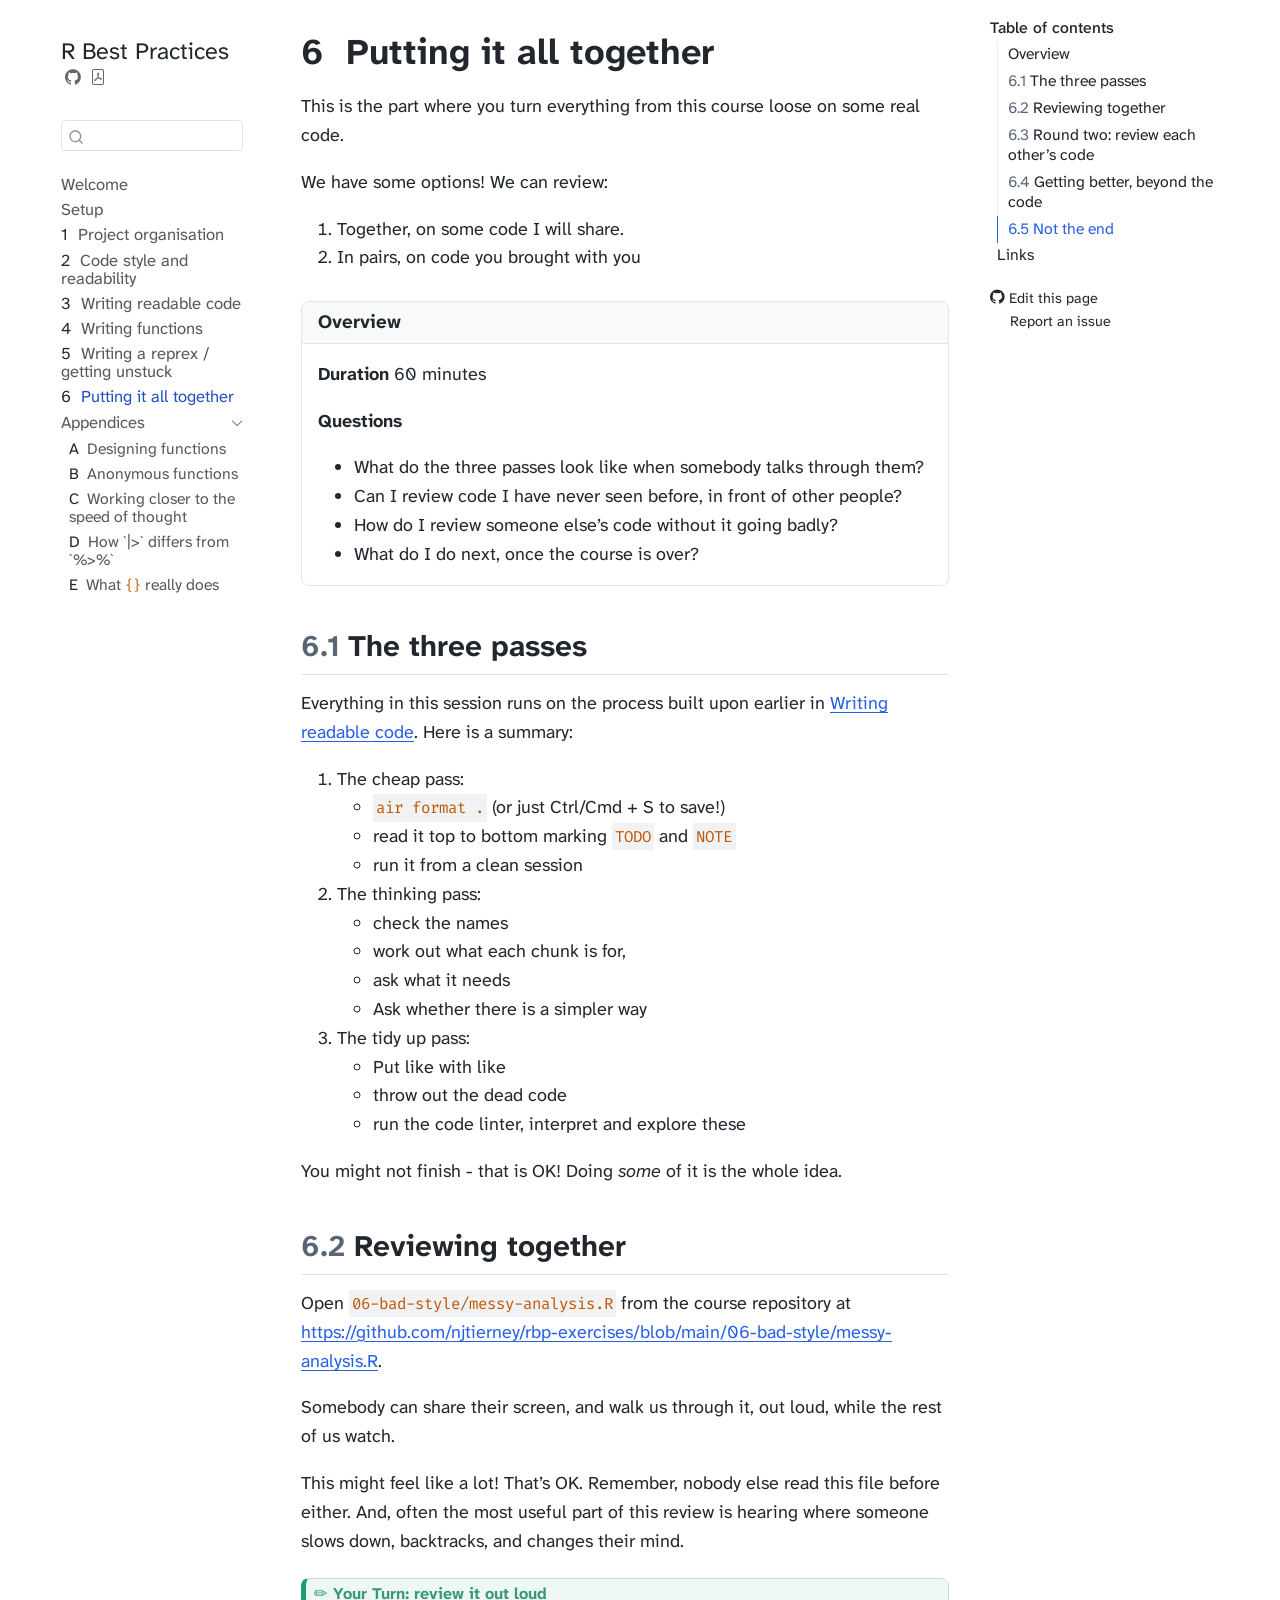
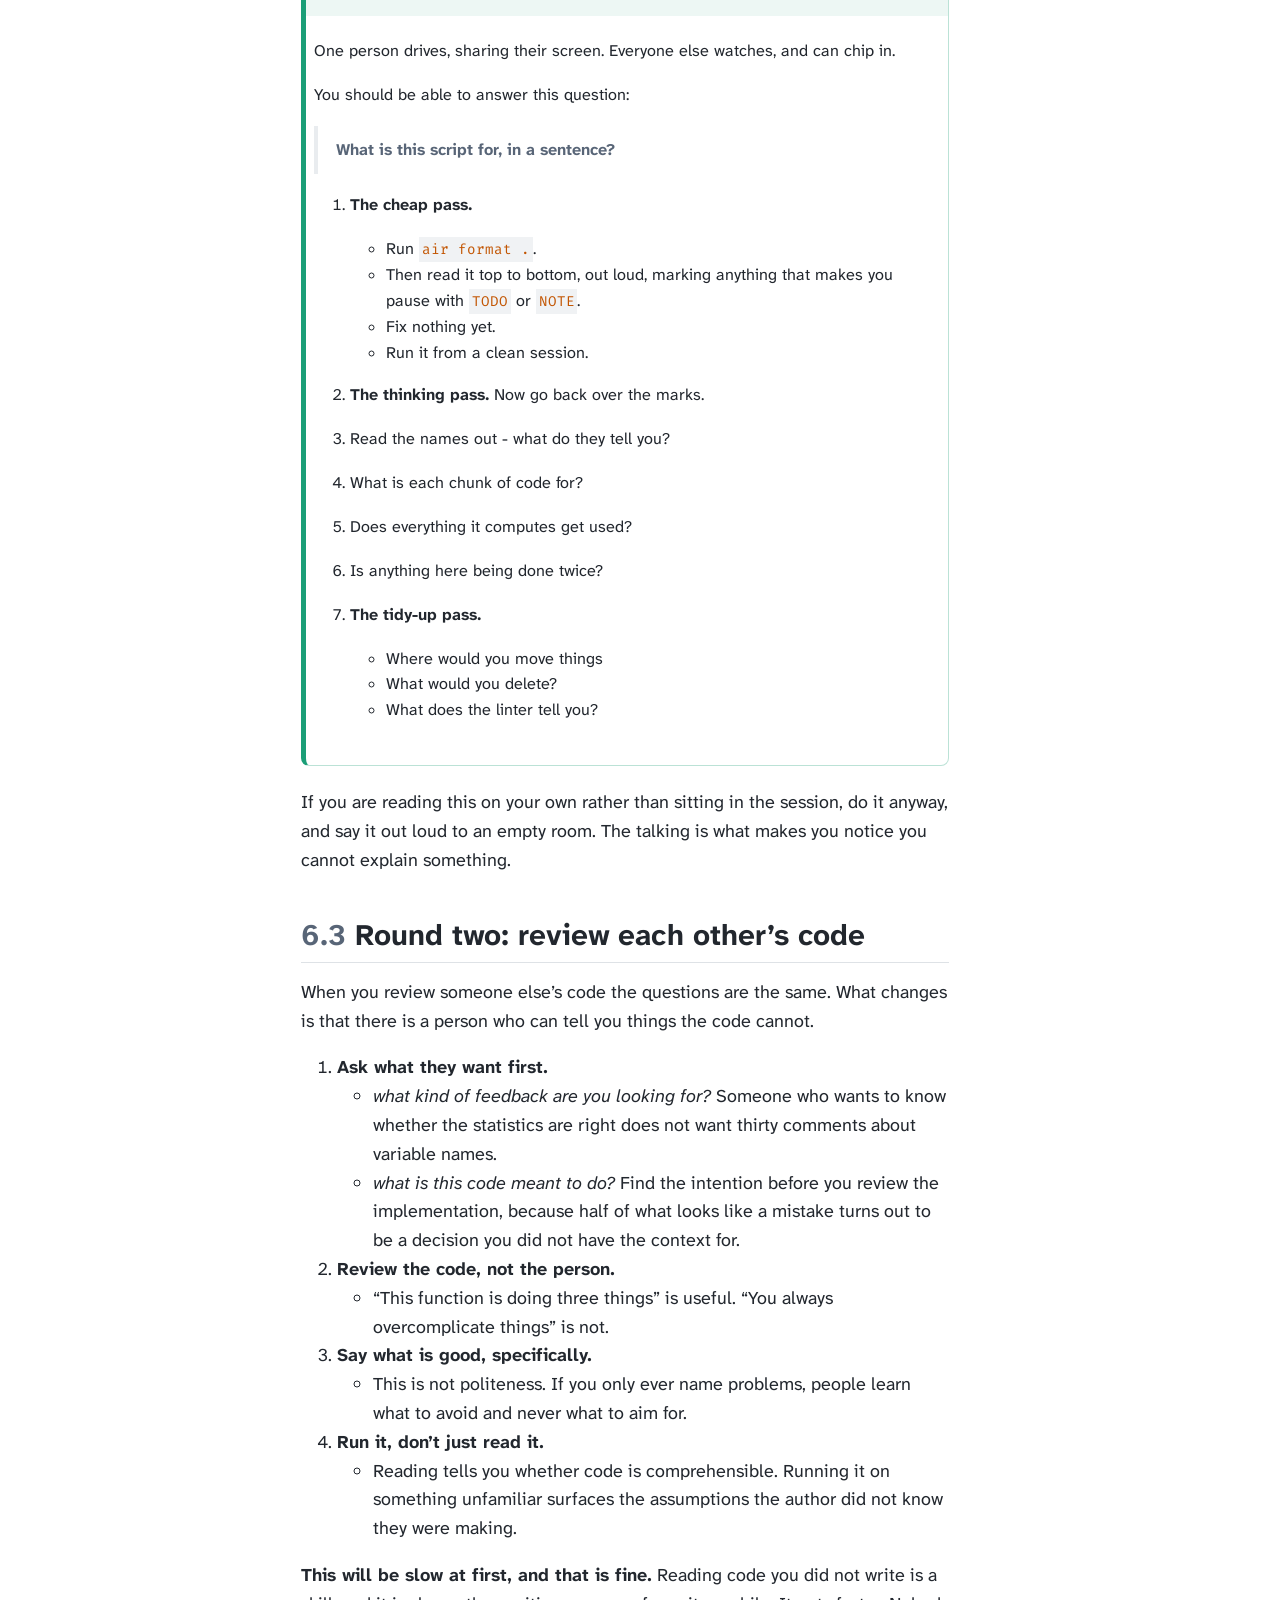
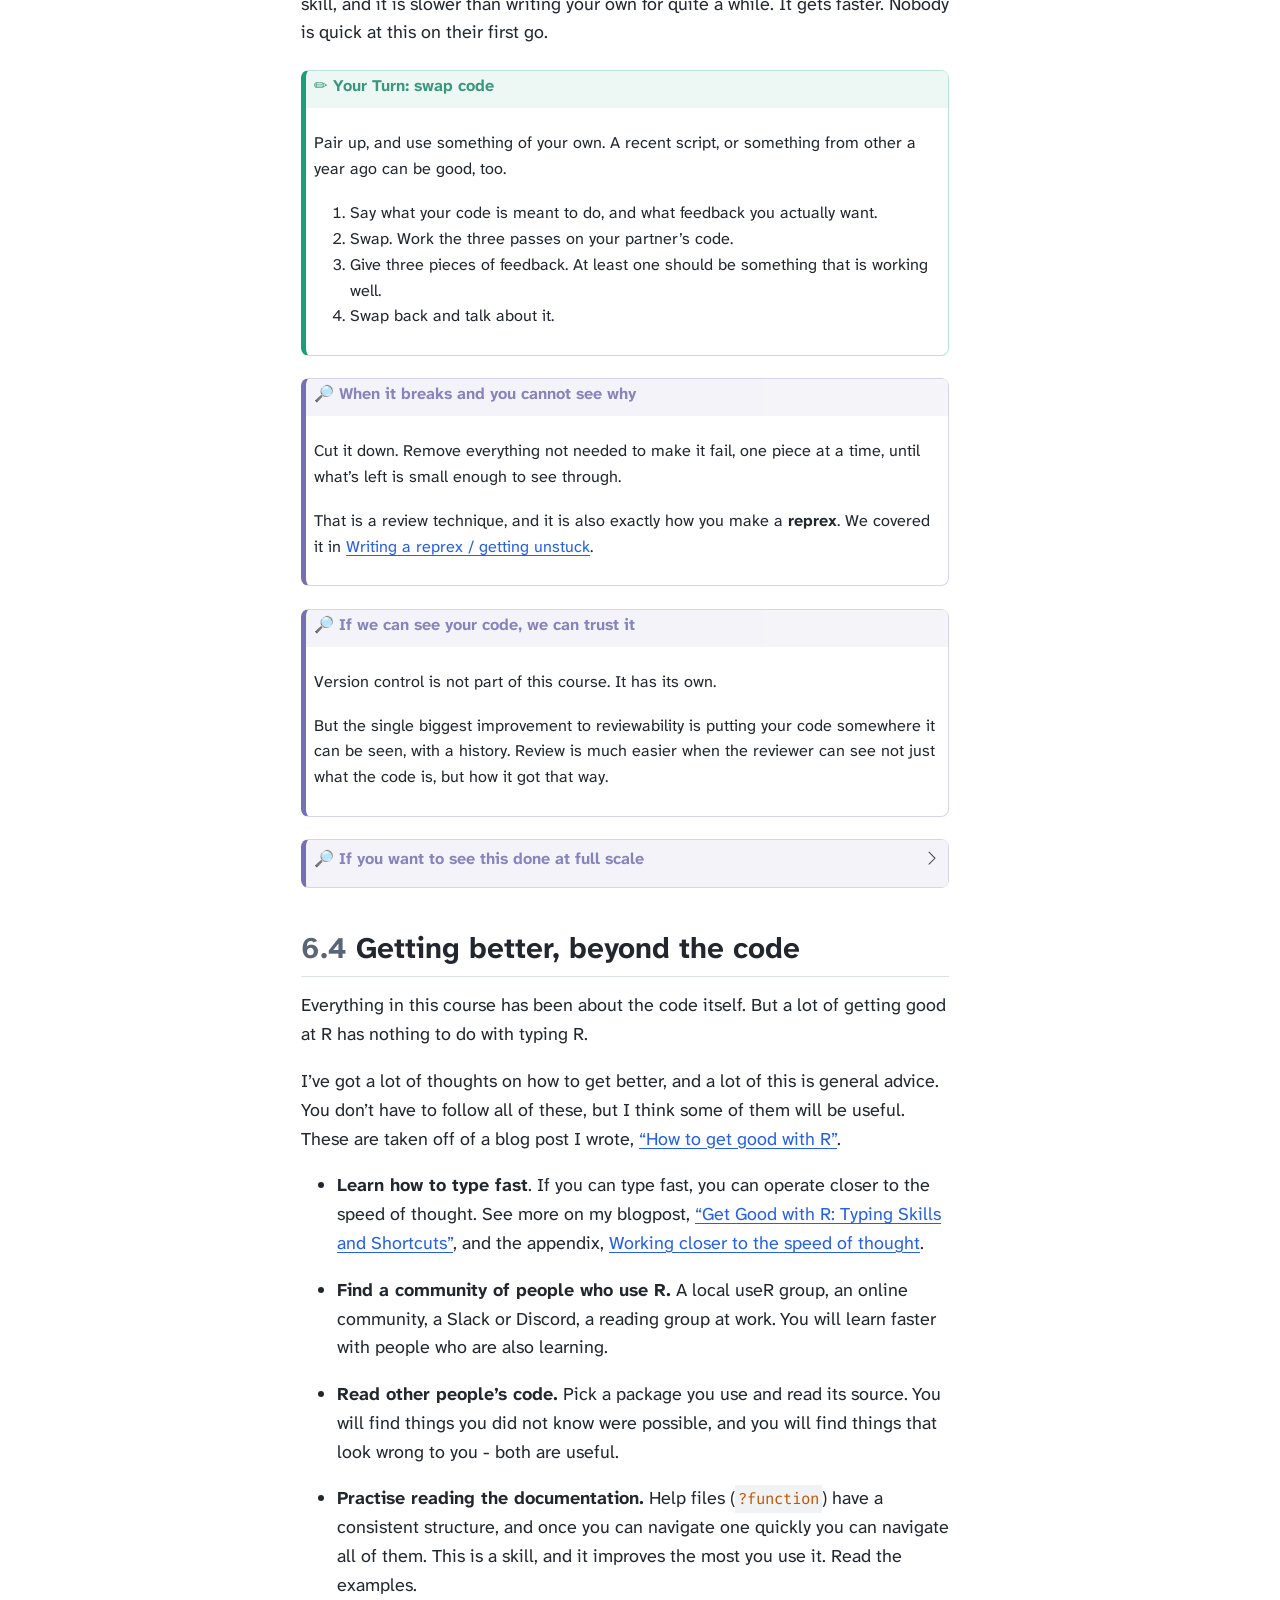
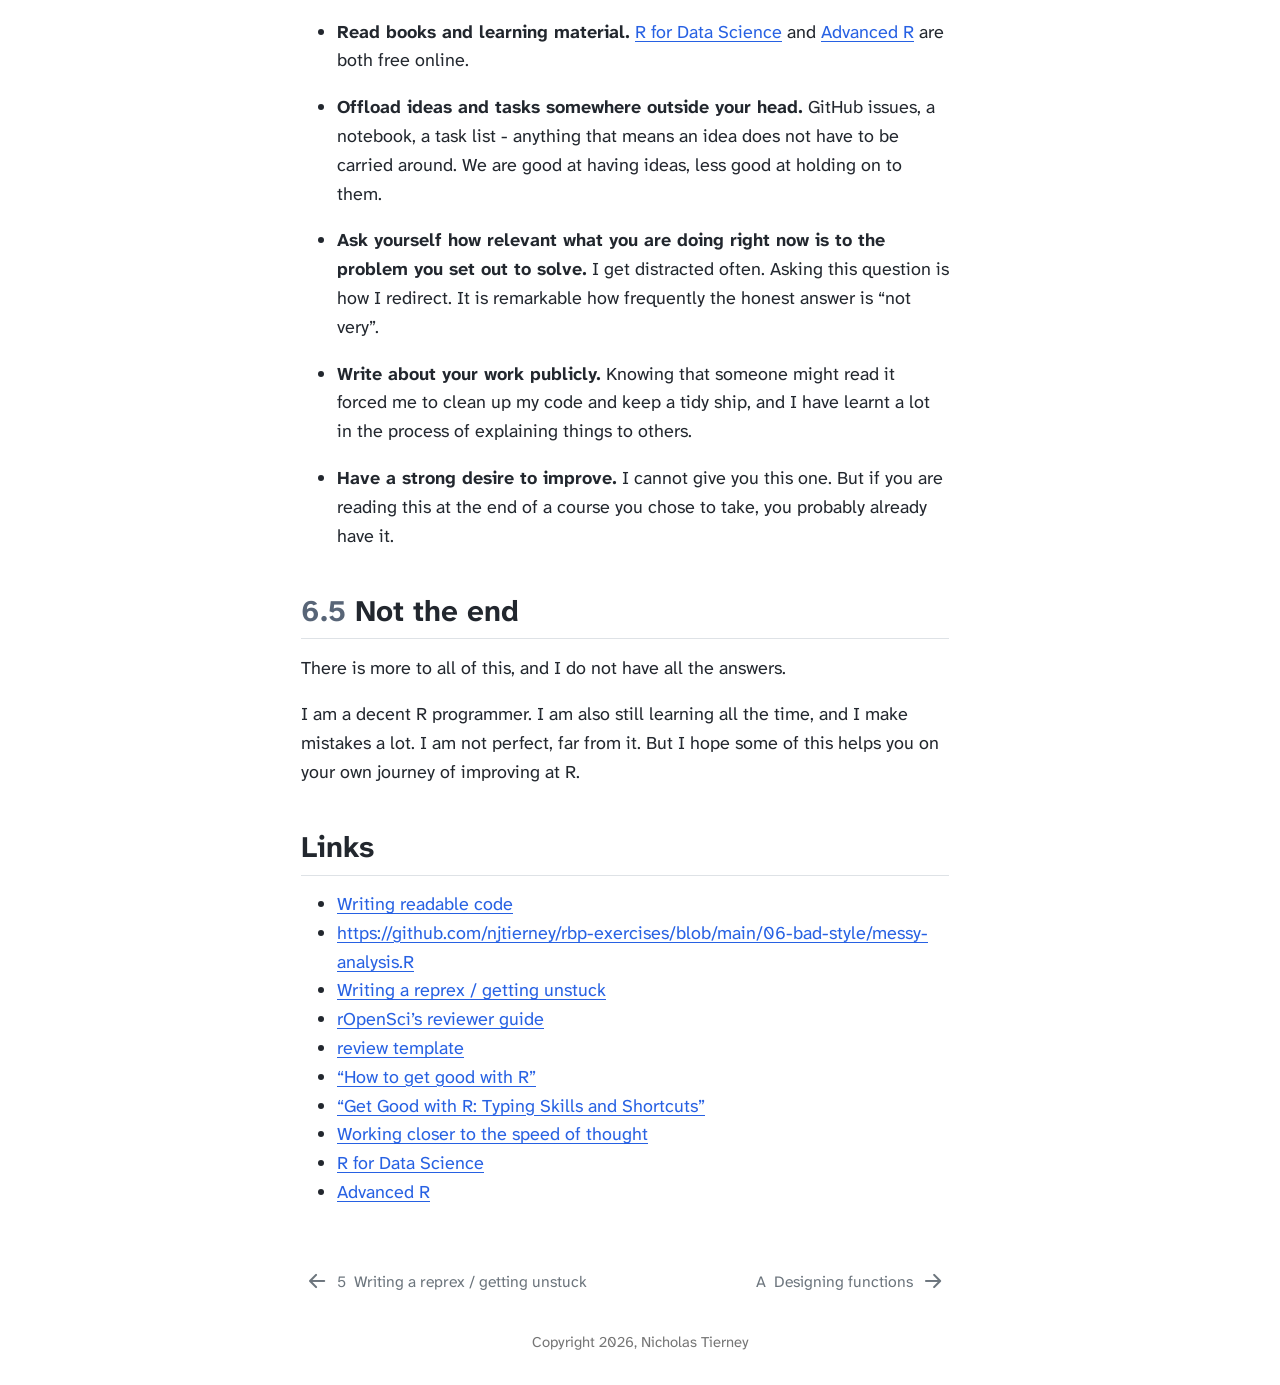
<file: putting-it-all-together.html>
<!DOCTYPE html>
<html xmlns="http://www.w3.org/1999/xhtml" lang="en" xml:lang="en"><head>

<meta charset="utf-8">
<meta name="generator" content="quarto-1.10.18">

<meta name="viewport" content="width=device-width, initial-scale=1.0, user-scalable=yes">


<title>6&nbsp; Putting it all together – R Best Practices</title>
<style>
/* Default styles provided by pandoc.
** See https://pandoc.org/MANUAL.html#variables-for-html for config info.
*/
span.smallcaps{font-variant: small-caps;}
div.columns{display: flex; gap: 1.5em;}
div.column{flex: auto;}
@media screen {
div.columns{gap: min(4vw, 1.5em);}
div.column{overflow-x: auto;}
}
div.hanging-indent{margin-left: 1.5em; text-indent: -1.5em;}
ul.task-list{list-style: none;}
ul.task-list li input[type="checkbox"] {
  width: 0.8em;
  margin: 0 0.8em 0.2em -1em; /* quarto-specific, see https://github.com/quarto-dev/quarto-cli/issues/4556 */ 
  vertical-align: middle;
}
</style>


<script src="site_libs/quarto-nav/quarto-nav.js"></script>
<script src="site_libs/quarto-nav/headroom.min.js"></script>
<script src="site_libs/clipboard/clipboard.min.js"></script>
<script src="site_libs/quarto-search/autocomplete.umd.js"></script>
<script src="site_libs/quarto-search/fuse.min.js"></script>
<script src="site_libs/quarto-search/quarto-search.js"></script>
<meta name="quarto:offset" content="./">
<link href="./appendix-designing-functions.html" rel="next">
<link href="./writing-a-reprex-getting-unstuck.html" rel="prev">
<script src="site_libs/quarto-html/quarto.js" type="module"></script>
<script src="site_libs/quarto-html/tabsets/tabsets.js" type="module"></script>
<script src="site_libs/quarto-html/popper.min.js"></script>
<script src="site_libs/quarto-html/tippy.umd.min.js"></script>
<script src="site_libs/quarto-html/anchor.min.js"></script>
<link href="site_libs/quarto-html/tippy.css" rel="stylesheet">
<link href="site_libs/quarto-html/quarto-syntax-highlighting-b45b7b0fa9169e986df15f1ef60a279c.css" rel="stylesheet" id="quarto-text-highlighting-styles">
<script src="site_libs/bootstrap/bootstrap.min.js"></script>
<link href="site_libs/bootstrap/bootstrap-icons.css" rel="stylesheet">
<link href="site_libs/bootstrap/bootstrap-2892f92a2cf4cf9b4e1a4840b7613af4.min.css" rel="stylesheet" append-hash="true" id="quarto-bootstrap" data-mode="light">
<script id="quarto-search-options" type="application/json">{
  "location": "sidebar",
  "copy-button": false,
  "collapse-after": 3,
  "panel-placement": "start",
  "type": "textbox",
  "limit": 50,
  "keyboard-shortcut": [
    "f",
    "/",
    "s"
  ],
  "show-item-context": false,
  "language": {
    "search-no-results-text": "No results",
    "search-matching-documents-text": "matching documents",
    "search-copy-link-title": "Copy link to search",
    "search-hide-matches-text": "Hide additional matches",
    "search-more-match-text": "more match in this document",
    "search-more-matches-text": "more matches in this document",
    "search-clear-button-title": "Clear",
    "search-text-placeholder": "",
    "search-detached-cancel-button-title": "Cancel",
    "search-submit-button-title": "Submit",
    "search-label": "Search"
  }
}</script>


</head>

<body class="nav-sidebar floating quarto-light">

<div id="quarto-search-results"></div>
  <header id="quarto-header" class="headroom fixed-top">
  <nav class="quarto-secondary-nav">
    <div class="container-fluid d-flex">
      <button type="button" class="quarto-btn-toggle btn" data-bs-toggle="collapse" role="button" data-bs-target=".quarto-sidebar-collapse-item" aria-controls="quarto-sidebar" aria-expanded="false" aria-label="Toggle sidebar navigation" onclick="if (window.quartoToggleHeadroom) { window.quartoToggleHeadroom(); }">
        <i class="bi bi-layout-text-sidebar-reverse"></i>
      </button>
        <nav class="quarto-page-breadcrumbs" aria-label="breadcrumb"><ol class="breadcrumb"><li class="breadcrumb-item"><a href="./putting-it-all-together.html"><span class="chapter-number">6</span>&nbsp; <span class="chapter-title">Putting it all together</span></a></li></ol></nav>
        <a class="flex-grow-1" role="navigation" data-bs-toggle="collapse" data-bs-target=".quarto-sidebar-collapse-item" aria-controls="quarto-sidebar" aria-expanded="false" aria-label="Toggle sidebar navigation" onclick="if (window.quartoToggleHeadroom) { window.quartoToggleHeadroom(); }">      
        </a>
      <button type="button" class="btn quarto-search-button" aria-label="Search" onclick="window.quartoOpenSearch();">
        <i class="bi bi-search"></i>
      </button>
    </div>
  </nav>
</header>
<!-- content -->
<div id="quarto-content" class="quarto-container page-columns page-rows-contents page-layout-article">
<!-- sidebar -->
  <nav id="quarto-sidebar" class="sidebar collapse collapse-horizontal quarto-sidebar-collapse-item sidebar-navigation floating overflow-auto">
    <div class="pt-lg-2 mt-2 text-left sidebar-header">
    <div class="sidebar-title mb-0 py-0">
      <a href="./">R Best Practices</a> 
        <div class="sidebar-tools-main">
    <a href="https://github.com/njtierney/rbestpractices" title="Source Code" class="quarto-navigation-tool px-1" aria-label="Source Code"><i class="bi bi-github"></i></a>
    <a href="./R-Best-Practices.pdf" title="Download PDF" class="quarto-navigation-tool px-1" aria-label="Download PDF"><i class="bi bi-file-pdf"></i></a>
</div>
    </div>
      </div>
        <div class="mt-2 flex-shrink-0 align-items-center">
        <div class="sidebar-search">
        <div id="quarto-search" class="" title="Search"></div>
        </div>
        </div>
    <div class="sidebar-menu-container"> 
    <ul class="list-unstyled mt-1">
        <li class="sidebar-item">
  <div class="sidebar-item-container"> 
  <a href="./index.html" class="sidebar-item-text sidebar-link">
 <span class="menu-text">Welcome</span></a>
  </div>
</li>
        <li class="sidebar-item">
  <div class="sidebar-item-container"> 
  <a href="./setup.html" class="sidebar-item-text sidebar-link">
 <span class="menu-text">Setup</span></a>
  </div>
</li>
        <li class="sidebar-item">
  <div class="sidebar-item-container"> 
  <a href="./project-organisation.html" class="sidebar-item-text sidebar-link">
 <span class="menu-text"><span class="chapter-number">1</span>&nbsp; <span class="chapter-title">Project organisation</span></span></a>
  </div>
</li>
        <li class="sidebar-item">
  <div class="sidebar-item-container"> 
  <a href="./code-style-and-readability.html" class="sidebar-item-text sidebar-link">
 <span class="menu-text"><span class="chapter-number">2</span>&nbsp; <span class="chapter-title">Code style and readability</span></span></a>
  </div>
</li>
        <li class="sidebar-item">
  <div class="sidebar-item-container"> 
  <a href="./writing-readable-code.html" class="sidebar-item-text sidebar-link">
 <span class="menu-text"><span class="chapter-number">3</span>&nbsp; <span class="chapter-title">Writing readable code</span></span></a>
  </div>
</li>
        <li class="sidebar-item">
  <div class="sidebar-item-container"> 
  <a href="./writing-functions.html" class="sidebar-item-text sidebar-link">
 <span class="menu-text"><span class="chapter-number">4</span>&nbsp; <span class="chapter-title">Writing functions</span></span></a>
  </div>
</li>
        <li class="sidebar-item">
  <div class="sidebar-item-container"> 
  <a href="./writing-a-reprex-getting-unstuck.html" class="sidebar-item-text sidebar-link">
 <span class="menu-text"><span class="chapter-number">5</span>&nbsp; <span class="chapter-title">Writing a reprex / getting unstuck</span></span></a>
  </div>
</li>
        <li class="sidebar-item">
  <div class="sidebar-item-container"> 
  <a href="./putting-it-all-together.html" class="sidebar-item-text sidebar-link active">
 <span class="menu-text"><span class="chapter-number">6</span>&nbsp; <span class="chapter-title">Putting it all together</span></span></a>
  </div>
</li>
        <li class="sidebar-item sidebar-item-section">
      <div class="sidebar-item-container"> 
            <a class="sidebar-item-text sidebar-link text-start" data-bs-toggle="collapse" data-bs-target="#quarto-sidebar-section-1" role="navigation" aria-expanded="true">
 <span class="menu-text">Appendices</span></a>
          <a class="sidebar-item-toggle text-start" data-bs-toggle="collapse" data-bs-target="#quarto-sidebar-section-1" role="navigation" aria-expanded="true" aria-label="Toggle section">
            <i class="bi bi-chevron-right ms-2"></i>
          </a> 
      </div>
      <ul id="quarto-sidebar-section-1" class="collapse list-unstyled sidebar-section depth1 show">  
          <li class="sidebar-item">
  <div class="sidebar-item-container"> 
  <a href="./appendix-designing-functions.html" class="sidebar-item-text sidebar-link">
 <span class="menu-text"><span class="chapter-number">A</span>&nbsp; <span class="chapter-title">Designing functions</span></span></a>
  </div>
</li>
          <li class="sidebar-item">
  <div class="sidebar-item-container"> 
  <a href="./appendix-anonymous-functions.html" class="sidebar-item-text sidebar-link">
 <span class="menu-text"><span class="chapter-number">B</span>&nbsp; <span class="chapter-title">Anonymous functions</span></span></a>
  </div>
</li>
          <li class="sidebar-item">
  <div class="sidebar-item-container"> 
  <a href="./appendix-speed-of-thought.html" class="sidebar-item-text sidebar-link">
 <span class="menu-text"><span class="chapter-number">C</span>&nbsp; <span class="chapter-title">Working closer to the speed of thought</span></span></a>
  </div>
</li>
          <li class="sidebar-item">
  <div class="sidebar-item-container"> 
  <a href="./appendix-pipes.html" class="sidebar-item-text sidebar-link">
 <span class="menu-text"><span class="chapter-number">D</span>&nbsp; <span class="chapter-title">How `|&gt;` differs from `%&gt;%`</span></span></a>
  </div>
</li>
          <li class="sidebar-item">
  <div class="sidebar-item-container"> 
  <a href="./appendix-curly-braces.html" class="sidebar-item-text sidebar-link">
 <span class="menu-text"><span class="chapter-number">E</span>&nbsp; <span class="chapter-title">What <code>{}</code> really does</span></span></a>
  </div>
</li>
      </ul>
  </li>
    </ul>
    </div>
</nav>
<div id="quarto-sidebar-glass" class="quarto-sidebar-collapse-item" data-bs-toggle="collapse" data-bs-target=".quarto-sidebar-collapse-item"></div>
<!-- margin-sidebar -->
    <div id="quarto-margin-sidebar" class="sidebar margin-sidebar">
        <nav id="TOC" role="doc-toc" class="toc-active">
    <h2 id="toc-title">Table of contents</h2>
   
  <ul>
  <li><a href="#overview" id="toc-overview" class="nav-link active" data-scroll-target="#overview">Overview</a></li>
  <li><a href="#the-three-passes" id="toc-the-three-passes" class="nav-link" data-scroll-target="#the-three-passes"><span class="header-section-number">6.1</span> The three passes</a></li>
  <li><a href="#reviewing-together" id="toc-reviewing-together" class="nav-link" data-scroll-target="#reviewing-together"><span class="header-section-number">6.2</span> Reviewing together</a></li>
  <li><a href="#round-two-review-each-others-code" id="toc-round-two-review-each-others-code" class="nav-link" data-scroll-target="#round-two-review-each-others-code"><span class="header-section-number">6.3</span> Round two: review each other’s code</a></li>
  <li><a href="#getting-better-beyond-the-code" id="toc-getting-better-beyond-the-code" class="nav-link" data-scroll-target="#getting-better-beyond-the-code"><span class="header-section-number">6.4</span> Getting better, beyond the code</a></li>
  <li><a href="#not-the-end" id="toc-not-the-end" class="nav-link" data-scroll-target="#not-the-end"><span class="header-section-number">6.5</span> Not the end</a></li>
  <li>Links</li>
  </ul>
<div class="toc-actions"><ul><li><a href="https://github.com/njtierney/rbestpractices/edit/main/putting-it-all-together.qmd" class="toc-action"><i class="bi bi-github"></i>Edit this page</a></li><li><a href="https://github.com/njtierney/rbestpractices/issues/new" class="toc-action"><i class="bi empty"></i>Report an issue</a></li></ul></div></nav>
    </div>
<!-- main -->
<main class="content" id="quarto-document-content">

<header id="title-block-header" class="quarto-title-block default">
<div class="quarto-title">
<h1 class="title"><span class="chapter-number">6</span>&nbsp; <span class="chapter-title">Putting it all together</span></h1>
</div>



<div class="quarto-title-meta">

    
  
    
  </div>
  


</header>


<p>This is the part where you turn everything from this course loose on some real code.</p>
<p>We have some options! We can review:</p>
<ol type="1">
<li>Together, on some code I will share.</li>
<li>In pairs, on code you brought with you</li>
</ol>
<section id="overview" class="level2 unnumbered overview">
<h2 class="unnumbered anchored" data-anchor-id="overview">Overview</h2>
<p><strong>Duration</strong> 60 minutes</p>
<p><strong>Questions</strong></p>
<ul>
<li>What do the three passes look like when somebody talks through them?</li>
<li>Can I review code I have never seen before, in front of other people?</li>
<li>How do I review someone else’s code without it going badly?</li>
<li>What do I do next, once the course is over?</li>
</ul>
</section>
<section id="the-three-passes" class="level2" data-number="6.1">
<h2 data-number="6.1" class="anchored" data-anchor-id="the-three-passes"><span class="header-section-number">6.1</span> The three passes</h2>
<p>Everything in this session runs on the process built upon earlier in <a href="./writing-readable-code.html">Writing readable code</a>. Here is a summary:</p>
<ol type="1">
<li>The cheap pass:
<ul>
<li><code>air format .</code> (or just Ctrl/Cmd + S to save!)</li>
<li>read it top to bottom marking <code>TODO</code> and <code>NOTE</code></li>
<li>run it from a clean session</li>
</ul></li>
<li>The thinking pass:
<ul>
<li>check the names</li>
<li>work out what each chunk is for,</li>
<li>ask what it needs</li>
<li>Ask whether there is a simpler way</li>
</ul></li>
<li>The tidy up pass:
<ul>
<li>Put like with like</li>
<li>throw out the dead code</li>
<li>run the code linter, interpret and explore these</li>
</ul></li>
</ol>
<p>You might not finish - that is OK! Doing <em>some</em> of it is the whole idea.</p>
</section>
<section id="reviewing-together" class="level2" data-number="6.2">
<h2 data-number="6.2" class="anchored" data-anchor-id="reviewing-together"><span class="header-section-number">6.2</span> Reviewing together</h2>
<p>Open <code>06-bad-style/messy-analysis.R</code> from the course repository at <a href="https://github.com/njtierney/rbp-exercises/blob/main/06-bad-style/messy-analysis.R" class="uri">https://github.com/njtierney/rbp-exercises/blob/main/06-bad-style/messy-analysis.R</a>.</p>
<p>Somebody can share their screen, and walk us through it, out loud, while the rest of us watch.</p>
<p>This might feel like a lot! That’s OK. Remember, nobody else read this file before either. And, often the most useful part of this review is hearing where someone slows down, backtracks, and changes their mind.</p>
<div class="callout callout-style-default callout-note callout-titled" title="Your Turn: review it out loud">
<div class="callout-header d-flex align-content-center">
<div class="callout-icon-container">
<i class="callout-icon"></i>
</div>
<div class="callout-title-container flex-fill">
<span class="screen-reader-only">Note</span>Your Turn: review it out loud
</div>
</div>
<div class="callout-body-container callout-body">
<p>One person drives, sharing their screen. Everyone else watches, and can chip in.</p>
<p>You should be able to answer this question:</p>
<blockquote class="blockquote">
<p><strong>What is this script for, in a sentence?</strong></p>
</blockquote>
<ol type="1">
<li><p><strong>The cheap pass.</strong></p>
<ul>
<li>Run <code>air format .</code>.</li>
<li>Then read it top to bottom, out loud, marking anything that makes you pause with <code>TODO</code> or <code>NOTE</code>.</li>
<li>Fix nothing yet.</li>
<li>Run it from a clean session.</li>
</ul></li>
<li><p><strong>The thinking pass.</strong> Now go back over the marks.</p></li>
<li><p>Read the names out - what do they tell you?</p></li>
<li><p>What is each chunk of code for?</p></li>
<li><p>Does everything it computes get used?</p></li>
<li><p>Is anything here being done twice?</p></li>
<li><p><strong>The tidy-up pass.</strong></p>
<ul>
<li>Where would you move things</li>
<li>What would you delete?</li>
<li>What does the linter tell you?</li>
</ul></li>
</ol>
</div>
</div>
<p>If you are reading this on your own rather than sitting in the session, do it anyway, and say it out loud to an empty room. The talking is what makes you notice you cannot explain something.</p>
</section>
<section id="round-two-review-each-others-code" class="level2" data-number="6.3">
<h2 data-number="6.3" class="anchored" data-anchor-id="round-two-review-each-others-code"><span class="header-section-number">6.3</span> Round two: review each other’s code</h2>
<p>When you review someone else’s code the questions are the same. What changes is that there is a person who can tell you things the code cannot.</p>
<ol type="1">
<li><strong>Ask what they want first.</strong>
<ul>
<li><em>what kind of feedback are you looking for?</em> Someone who wants to know whether the statistics are right does not want thirty comments about variable names.</li>
<li><em>what is this code meant to do?</em> Find the intention before you review the implementation, because half of what looks like a mistake turns out to be a decision you did not have the context for.</li>
</ul></li>
<li><strong>Review the code, not the person.</strong>
<ul>
<li>“This function is doing three things” is useful. “You always overcomplicate things” is not.</li>
</ul></li>
<li><strong>Say what is good, specifically.</strong>
<ul>
<li>This is not politeness. If you only ever name problems, people learn what to avoid and never what to aim for.</li>
</ul></li>
<li><strong>Run it, don’t just read it.</strong>
<ul>
<li>Reading tells you whether code is comprehensible. Running it on something unfamiliar surfaces the assumptions the author did not know they were making.</li>
</ul></li>
</ol>
<p><strong>This will be slow at first, and that is fine.</strong> Reading code you did not write is a skill, and it is slower than writing your own for quite a while. It gets faster. Nobody is quick at this on their first go.</p>
<div class="callout callout-style-default callout-note callout-titled" title="Your Turn: swap code">
<div class="callout-header d-flex align-content-center">
<div class="callout-icon-container">
<i class="callout-icon"></i>
</div>
<div class="callout-title-container flex-fill">
<span class="screen-reader-only">Note</span>Your Turn: swap code
</div>
</div>
<div class="callout-body-container callout-body">
<p>Pair up, and use something of your own. A recent script, or something from other a year ago can be good, too.</p>
<ol type="1">
<li>Say what your code is meant to do, and what feedback you actually want.</li>
<li>Swap. Work the three passes on your partner’s code.</li>
<li>Give three pieces of feedback. At least one should be something that is working well.</li>
<li>Swap back and talk about it.</li>
</ol>
<!-- If you did not bring anything, say so and I will hand you something to work on. -->
</div>
</div>
<div class="callout callout-style-default callout-tip callout-titled" title="When it breaks and you cannot see why">
<div class="callout-header d-flex align-content-center">
<div class="callout-icon-container">
<i class="callout-icon"></i>
</div>
<div class="callout-title-container flex-fill">
<span class="screen-reader-only">Tip</span>When it breaks and you cannot see why
</div>
</div>
<div class="callout-body-container callout-body">
<p>Cut it down. Remove everything not needed to make it fail, one piece at a time, until what’s left is small enough to see through.</p>
<p>That is a review technique, and it is also exactly how you make a <strong>reprex</strong>. We covered it in <a href="./writing-a-reprex-getting-unstuck.html">Writing a reprex / getting unstuck</a>.</p>
</div>
</div>
<div class="callout callout-style-default callout-tip callout-titled" title="If we can see your code, we can trust it">
<div class="callout-header d-flex align-content-center">
<div class="callout-icon-container">
<i class="callout-icon"></i>
</div>
<div class="callout-title-container flex-fill">
<span class="screen-reader-only">Tip</span>If we can see your code, we can trust it
</div>
</div>
<div class="callout-body-container callout-body">
<p>Version control is not part of this course. It has its own.</p>
<p>But the single biggest improvement to reviewability is putting your code somewhere it can be seen, with a history. Review is much easier when the reviewer can see not just what the code is, but how it got that way.</p>
</div>
</div>
<div class="callout callout-style-default callout-tip callout-titled" title="If you want to see this done at full scale">
<div class="callout-header d-flex align-content-center collapsed" data-bs-toggle="collapse" data-bs-target=".callout-5-contents" aria-controls="callout-5" aria-expanded="false" aria-label="Toggle callout">
<div class="callout-icon-container">
<i class="callout-icon"></i>
</div>
<div class="callout-title-container flex-fill">
<span class="screen-reader-only">Tip</span>If you want to see this done at full scale
</div>
<div class="callout-btn-toggle d-inline-block border-0 py-1 ps-1 pe-0 float-end"><i class="callout-toggle"></i></div>
</div>
<div id="callout-5" class="callout-5-contents callout-collapse collapse">
<div class="callout-body-container callout-body">
<p>Open software peer review is the most developed version of this practice, and it is all public. <a href="https://devguide.ropensci.org/softwarereview_reviewer.html">rOpenSci’s reviewer guide</a> sets out what a reviewer is asked to look at, and their <a href="https://devguide.ropensci.org/reviewtemplate.html">review template</a> is the checklist itself. Reviews happen in the open on GitHub and are signed, so you can read hundreds of real ones.</p>
<p>Two things there are worth stealing for a small analysis project. Reviews are explicitly <strong>non-adversarial</strong>, because the goal is better software rather than a verdict. And reviewers are asked about things a checklist cannot capture, such as whether the argument names read well and autocomplete sensibly.</p>
<p>That last one should sound familiar from the naming section.</p>
</div>
</div>
</div>
</section>
<section id="getting-better-beyond-the-code" class="level2" data-number="6.4">
<h2 data-number="6.4" class="anchored" data-anchor-id="getting-better-beyond-the-code"><span class="header-section-number">6.4</span> Getting better, beyond the code</h2>
<p>Everything in this course has been about the code itself. But a lot of getting good at R has nothing to do with typing R.</p>
<p>I’ve got a lot of thoughts on how to get better, and a lot of this is general advice. You don’t have to follow all of these, but I think some of them will be useful. These are taken off of a blog post I wrote, <a href="https://www.njtierney.com/posts/2023-10-30-how-to-get-good-with-r/">“How to get good with R”</a>.</p>
<ul>
<li><p><strong>Learn how to type fast</strong>. If you can type fast, you can operate closer to the speed of thought. See more on my blogpost, <a href="https://www.njtierney.com/posts/2023-11-23-get-good-type-fast/">“Get Good with R: Typing Skills and Shortcuts”</a>, and the appendix, <a href="./appendix-speed-of-thought.html">Working closer to the speed of thought</a>.</p></li>
<li><p><strong>Find a community of people who use R.</strong> A local useR group, an online community, a Slack or Discord, a reading group at work. You will learn faster with people who are also learning.</p></li>
<li><p><strong>Read other people’s code.</strong> Pick a package you use and read its source. You will find things you did not know were possible, and you will find things that look wrong to you - both are useful.</p></li>
<li><p><strong>Practise reading the documentation.</strong> Help files (<code>?function</code>) have a consistent structure, and once you can navigate one quickly you can navigate all of them. This is a skill, and it improves the most you use it. Read the examples.</p></li>
<li><p><strong>Read books and learning material.</strong> <a href="https://r4ds.hadley.nz/">R for Data Science</a> and <a href="https://adv-r.hadley.nz/">Advanced R</a> are both free online.</p></li>
<li><p><strong>Offload ideas and tasks somewhere outside your head.</strong> GitHub issues, a notebook, a task list - anything that means an idea does not have to be carried around. We are good at having ideas, less good at holding on to them.</p></li>
<li><p><strong>Ask yourself how relevant what you are doing right now is to the problem you set out to solve.</strong> I get distracted often. Asking this question is how I redirect. It is remarkable how frequently the honest answer is “not very”.</p></li>
<li><p><strong>Write about your work publicly.</strong> Knowing that someone might read it forced me to clean up my code and keep a tidy ship, and I have learnt a lot in the process of explaining things to others.</p></li>
<li><p><strong>Have a strong desire to improve.</strong> I cannot give you this one. But if you are reading this at the end of a course you chose to take, you probably already have it.</p></li>
</ul>
</section>
<section id="not-the-end" class="level2" data-number="6.5">
<h2 data-number="6.5" class="anchored" data-anchor-id="not-the-end"><span class="header-section-number">6.5</span> Not the end</h2>
<p>There is more to all of this, and I do not have all the answers.</p>
<p>I am a decent R programmer. I am also still learning all the time, and I make mistakes a lot. I am not perfect, far from it. But I hope some of this helps you on your own journey of improving at R.</p>


</section>
<section class="level2 unnumbered">
<h2 class="unnumbered anchored" data-anchor-id="">Links</h2>
<ul>
<li><a href="./writing-readable-code.html">Writing readable code</a></li>
<li><a href="https://github.com/njtierney/rbp-exercises/blob/main/06-bad-style/messy-analysis.R" class="uri">https://github.com/njtierney/rbp-exercises/blob/main/06-bad-style/messy-analysis.R</a></li>
<li><a href="./writing-a-reprex-getting-unstuck.html">Writing a reprex / getting unstuck</a></li>
<li><a href="https://devguide.ropensci.org/softwarereview_reviewer.html">rOpenSci’s reviewer guide</a></li>
<li><a href="https://devguide.ropensci.org/reviewtemplate.html">review template</a></li>
<li><a href="https://www.njtierney.com/posts/2023-10-30-how-to-get-good-with-r/">“How to get good with R”</a></li>
<li><a href="https://www.njtierney.com/posts/2023-11-23-get-good-type-fast/">“Get Good with R: Typing Skills and Shortcuts”</a></li>
<li><a href="./appendix-speed-of-thought.html">Working closer to the speed of thought</a></li>
<li><a href="https://r4ds.hadley.nz/">R for Data Science</a></li>
<li><a href="https://adv-r.hadley.nz/">Advanced R</a></li>
</ul>
</section>

</main> <!-- /main -->
<script id="quarto-html-after-body" type="application/javascript">
  window.document.addEventListener("DOMContentLoaded", function (event) {
    const icon = "";
    const anchorJS = new window.AnchorJS();
    anchorJS.options = {
      placement: 'right',
      icon: icon
    };
    anchorJS.add('.anchored');
    const isCodeAnnotation = (el) => {
      for (const clz of el.classList) {
        if (clz.startsWith('code-annotation-')) {                     
          return true;
        }
      }
      return false;
    }
    const onCopySuccess = function(e) {
      // button target
      const button = e.trigger;
      // don't keep focus
      button.blur();
      // flash "checked"
      button.classList.add('code-copy-button-checked');
      var currentTitle = button.getAttribute("title");
      button.setAttribute("title", "Copied!");
      let tooltip;
      if (window.bootstrap) {
        button.setAttribute("data-bs-toggle", "tooltip");
        button.setAttribute("data-bs-placement", "left");
        button.setAttribute("data-bs-title", "Copied!");
        tooltip = new bootstrap.Tooltip(button, 
          { trigger: "manual", 
            customClass: "code-copy-button-tooltip",
            offset: [0, -8]});
        tooltip.show();    
      }
      setTimeout(function() {
        if (tooltip) {
          tooltip.hide();
          button.removeAttribute("data-bs-title");
          button.removeAttribute("data-bs-toggle");
          button.removeAttribute("data-bs-placement");
        }
        button.setAttribute("title", currentTitle);
        button.classList.remove('code-copy-button-checked');
      }, 1000);
      // clear code selection
      e.clearSelection();
    }
    const getTextToCopy = function(trigger) {
      const outerScaffold = trigger.parentElement.cloneNode(true);
      const codeEl = outerScaffold.querySelector('code');
      for (const childEl of codeEl.children) {
        if (isCodeAnnotation(childEl)) {
          childEl.remove();
        }
      }
      return codeEl.innerText;
    }
    const clipboard = new window.ClipboardJS('.code-copy-button:not([data-in-quarto-modal])', {
      text: getTextToCopy
    });
    clipboard.on('success', onCopySuccess);
    if (window.document.getElementById('quarto-embedded-source-code-modal')) {
      const clipboardModal = new window.ClipboardJS('.code-copy-button[data-in-quarto-modal]', {
        text: getTextToCopy,
        container: window.document.getElementById('quarto-embedded-source-code-modal')
      });
      clipboardModal.on('success', onCopySuccess);
    }
      var localhostRegex = new RegExp(/^(?:http|https):\/\/localhost\:?[0-9]*\//);
      var mailtoRegex = new RegExp(/^mailto:/);
        var filterRegex = new RegExp("https:\/\/r-best-practices\.njtierney\.com");
      var isInternal = (href) => {
          return filterRegex.test(href) || localhostRegex.test(href) || mailtoRegex.test(href);
      }
      // Inspect non-navigation links and adorn them if external
     var links = window.document.querySelectorAll('a[href]:not(.nav-link):not(.navbar-brand):not(.toc-action):not(.sidebar-link):not(.sidebar-item-toggle):not(.pagination-link):not(.no-external):not([aria-hidden]):not(.dropdown-item):not(.quarto-navigation-tool):not(.about-link)');
      for (var i=0; i<links.length; i++) {
        const link = links[i];
        if (!isInternal(link.href)) {
          // undo the damage that might have been done by quarto-nav.js in the case of
          // links that we want to consider external
          if (link.dataset.originalHref !== undefined) {
            link.href = link.dataset.originalHref;
          }
        }
      }
    function tippyHover(el, contentFn, onTriggerFn, onUntriggerFn) {
      const config = {
        allowHTML: true,
        maxWidth: 500,
        delay: 100,
        arrow: false,
        appendTo: function(el) {
            return el.parentElement;
        },
        interactive: true,
        interactiveBorder: 10,
        theme: 'quarto',
        placement: 'bottom-start',
      };
      if (contentFn) {
        config.content = contentFn;
      }
      if (onTriggerFn) {
        config.onTrigger = onTriggerFn;
      }
      if (onUntriggerFn) {
        config.onUntrigger = onUntriggerFn;
      }
      window.tippy(el, config); 
    }
    const noterefs = window.document.querySelectorAll('a[role="doc-noteref"]');
    for (var i=0; i<noterefs.length; i++) {
      const ref = noterefs[i];
      tippyHover(ref, function() {
        // use id or data attribute instead here
        let href = ref.getAttribute('data-footnote-href') || ref.getAttribute('href');
        try { href = new URL(href).hash; } catch {}
        const id = href.replace(/^#\/?/, "");
        const note = window.document.getElementById(id);
        if (note) {
          return note.innerHTML;
        } else {
          return "";
        }
      });
    }
    const xrefs = window.document.querySelectorAll('a.quarto-xref');
    const processXRef = (id, note) => {
      // Strip column container classes
      const stripColumnClz = (el) => {
        el.classList.remove("page-full", "page-columns");
        if (el.children) {
          for (const child of el.children) {
            stripColumnClz(child);
          }
        }
      }
      stripColumnClz(note)
      if (id === null || id.startsWith('sec-')) {
        // Special case sections, only their first couple elements
        const container = document.createElement("div");
        if (note.children && note.children.length > 2) {
          container.appendChild(note.children[0].cloneNode(true));
          for (let i = 1; i < note.children.length; i++) {
            const child = note.children[i];
            if (child.tagName === "P" && child.innerText === "") {
              continue;
            } else {
              container.appendChild(child.cloneNode(true));
              break;
            }
          }
          if (window.Quarto?.typesetMath) {
            window.Quarto.typesetMath(container);
          }
          return container.innerHTML
        } else {
          if (window.Quarto?.typesetMath) {
            window.Quarto.typesetMath(note);
          }
          return note.innerHTML;
        }
      } else {
        // Remove any anchor links if they are present
        const anchorLink = note.querySelector('a.anchorjs-link');
        if (anchorLink) {
          anchorLink.remove();
        }
        if (window.Quarto?.typesetMath) {
          window.Quarto.typesetMath(note);
        }
        if (note.classList.contains("callout")) {
          return note.outerHTML;
        } else {
          return note.innerHTML;
        }
      }
    }
    for (var i=0; i<xrefs.length; i++) {
      const xref = xrefs[i];
      tippyHover(xref, undefined, function(instance) {
        instance.disable();
        let url = xref.getAttribute('href');
        let hash = undefined; 
        if (url.startsWith('#')) {
          hash = url;
        } else {
          try { hash = new URL(url).hash; } catch {}
        }
        if (hash) {
          const id = hash.replace(/^#\/?/, "");
          const note = window.document.getElementById(id);
          if (note !== null) {
            try {
              const html = processXRef(id, note.cloneNode(true));
              instance.setContent(html);
            } finally {
              instance.enable();
              instance.show();
            }
          } else {
            // See if we can fetch this
            fetch(url.split('#')[0])
            .then(res => res.text())
            .then(html => {
              const parser = new DOMParser();
              const htmlDoc = parser.parseFromString(html, "text/html");
              const note = htmlDoc.getElementById(id);
              if (note !== null) {
                const html = processXRef(id, note);
                instance.setContent(html);
              } 
            }).finally(() => {
              instance.enable();
              instance.show();
            });
          }
        } else {
          // See if we can fetch a full url (with no hash to target)
          // This is a special case and we should probably do some content thinning / targeting
          fetch(url)
          .then(res => res.text())
          .then(html => {
            const parser = new DOMParser();
            const htmlDoc = parser.parseFromString(html, "text/html");
            const note = htmlDoc.querySelector('main.content');
            if (note !== null) {
              // This should only happen for chapter cross references
              // (since there is no id in the URL)
              // remove the first header
              if (note.children.length > 0 && note.children[0].tagName === "HEADER") {
                note.children[0].remove();
              }
              const html = processXRef(null, note);
              instance.setContent(html);
            } 
          }).finally(() => {
            instance.enable();
            instance.show();
          });
        }
      }, function(instance) {
      });
    }
        let selectedAnnoteEl;
        const selectorForAnnotation = ( cell, annotation) => {
          let cellAttr = 'data-code-cell="' + cell + '"';
          let lineAttr = 'data-code-annotation="' +  annotation + '"';
          const selector = 'span[' + cellAttr + '][' + lineAttr + ']';
          return selector;
        }
        const selectCodeLines = (annoteEl) => {
          const doc = window.document;
          const targetCell = annoteEl.getAttribute("data-target-cell");
          const targetAnnotation = annoteEl.getAttribute("data-target-annotation");
          const annoteSpan = window.document.querySelector(selectorForAnnotation(targetCell, targetAnnotation));
          const lines = annoteSpan.getAttribute("data-code-lines").split(",");
          const lineIds = lines.map((line) => {
            return targetCell + "-" + line;
          })
          let top = null;
          let height = null;
          let parent = null;
          if (lineIds.length > 0) {
              //compute the position of the single el (top and bottom and make a div)
              const el = window.document.getElementById(lineIds[0]);
              top = el.offsetTop;
              height = el.offsetHeight;
              parent = el.parentElement.parentElement;
            if (lineIds.length > 1) {
              const lastEl = window.document.getElementById(lineIds[lineIds.length - 1]);
              const bottom = lastEl.offsetTop + lastEl.offsetHeight;
              height = bottom - top;
            }
            if (top !== null && height !== null && parent !== null) {
              // cook up a div (if necessary) and position it 
              let div = window.document.getElementById("code-annotation-line-highlight");
              if (div === null) {
                div = window.document.createElement("div");
                div.setAttribute("id", "code-annotation-line-highlight");
                div.style.position = 'absolute';
                parent.appendChild(div);
              }
              div.style.top = top - 2 + "px";
              div.style.height = height + 4 + "px";
              div.style.left = 0;
              let gutterDiv = window.document.getElementById("code-annotation-line-highlight-gutter");
              if (gutterDiv === null) {
                gutterDiv = window.document.createElement("div");
                gutterDiv.setAttribute("id", "code-annotation-line-highlight-gutter");
                gutterDiv.style.position = 'absolute';
                const codeCell = window.document.getElementById(targetCell);
                const gutter = codeCell.querySelector('.code-annotation-gutter');
                gutter.appendChild(gutterDiv);
              }
              gutterDiv.style.top = top - 2 + "px";
              gutterDiv.style.height = height + 4 + "px";
            }
            selectedAnnoteEl = annoteEl;
          }
        };
        const unselectCodeLines = () => {
          const elementsIds = ["code-annotation-line-highlight", "code-annotation-line-highlight-gutter"];
          elementsIds.forEach((elId) => {
            const div = window.document.getElementById(elId);
            if (div) {
              div.remove();
            }
          });
          selectedAnnoteEl = undefined;
        };
          // Handle positioning of the toggle
      window.addEventListener(
        "resize",
        throttle(() => {
          elRect = undefined;
          if (selectedAnnoteEl) {
            selectCodeLines(selectedAnnoteEl);
          }
        }, 10)
      );
      function throttle(fn, ms) {
      let throttle = false;
      let timer;
        return (...args) => {
          if(!throttle) { // first call gets through
              fn.apply(this, args);
              throttle = true;
          } else { // all the others get throttled
              if(timer) clearTimeout(timer); // cancel #2
              timer = setTimeout(() => {
                fn.apply(this, args);
                timer = throttle = false;
              }, ms);
          }
        };
      }
        // Attach click handler to the DT
        const annoteDls = window.document.querySelectorAll('dt[data-target-cell]');
        for (const annoteDlNode of annoteDls) {
          annoteDlNode.addEventListener('click', (event) => {
            const clickedEl = event.target;
            if (clickedEl !== selectedAnnoteEl) {
              unselectCodeLines();
              const activeEl = window.document.querySelector('dt[data-target-cell].code-annotation-active');
              if (activeEl) {
                activeEl.classList.remove('code-annotation-active');
              }
              selectCodeLines(clickedEl);
              clickedEl.classList.add('code-annotation-active');
            } else {
              // Unselect the line
              unselectCodeLines();
              clickedEl.classList.remove('code-annotation-active');
            }
          });
        }
    const findCites = (el) => {
      const parentEl = el.parentElement;
      if (parentEl) {
        const cites = parentEl.dataset.cites;
        if (cites) {
          return {
            el,
            cites: cites.split(' ')
          };
        } else {
          return findCites(el.parentElement)
        }
      } else {
        return undefined;
      }
    };
    var bibliorefs = window.document.querySelectorAll('a[role="doc-biblioref"]');
    for (var i=0; i<bibliorefs.length; i++) {
      const ref = bibliorefs[i];
      const citeInfo = findCites(ref);
      if (citeInfo) {
        tippyHover(citeInfo.el, function() {
          var popup = window.document.createElement('div');
          citeInfo.cites.forEach(function(cite) {
            var citeDiv = window.document.createElement('div');
            citeDiv.classList.add('hanging-indent');
            citeDiv.classList.add('csl-entry');
            var biblioDiv = window.document.getElementById('ref-' + cite);
            if (biblioDiv) {
              citeDiv.innerHTML = biblioDiv.innerHTML;
            }
            popup.appendChild(citeDiv);
          });
          return popup.innerHTML;
        });
      }
    }
  });
  </script>
<nav class="page-navigation">
  <div class="nav-page nav-page-previous">
      <a href="./writing-a-reprex-getting-unstuck.html" class="pagination-link" aria-label="Writing a reprex / getting unstuck">
        <i class="bi bi-arrow-left-short"></i> <span class="nav-page-text"><span class="chapter-number">5</span>&nbsp; <span class="chapter-title">Writing a reprex / getting unstuck</span></span>
      </a>          
  </div>
  <div class="nav-page nav-page-next">
      <a href="./appendix-designing-functions.html" class="pagination-link" aria-label="Designing functions">
        <span class="nav-page-text"><span class="chapter-number">A</span>&nbsp; <span class="chapter-title">Designing functions</span></span> <i class="bi bi-arrow-right-short"></i>
      </a>
  </div>
</nav>
</div> <!-- /content -->
<footer class="footer">
  <div class="nav-footer">
    <div class="nav-footer-left">
      &nbsp;
    </div>   
    <div class="nav-footer-center">
<p>Copyright 2026, Nicholas Tierney</p>
<div class="toc-actions d-sm-block d-md-none"><ul><li><a href="https://github.com/njtierney/rbestpractices/edit/main/putting-it-all-together.qmd" class="toc-action"><i class="bi bi-github"></i>Edit this page</a></li><li><a href="https://github.com/njtierney/rbestpractices/issues/new" class="toc-action"><i class="bi empty"></i>Report an issue</a></li></ul></div></div>
    <div class="nav-footer-right">
      &nbsp;
    </div>
  </div>
</footer>




</body></html>
</file>
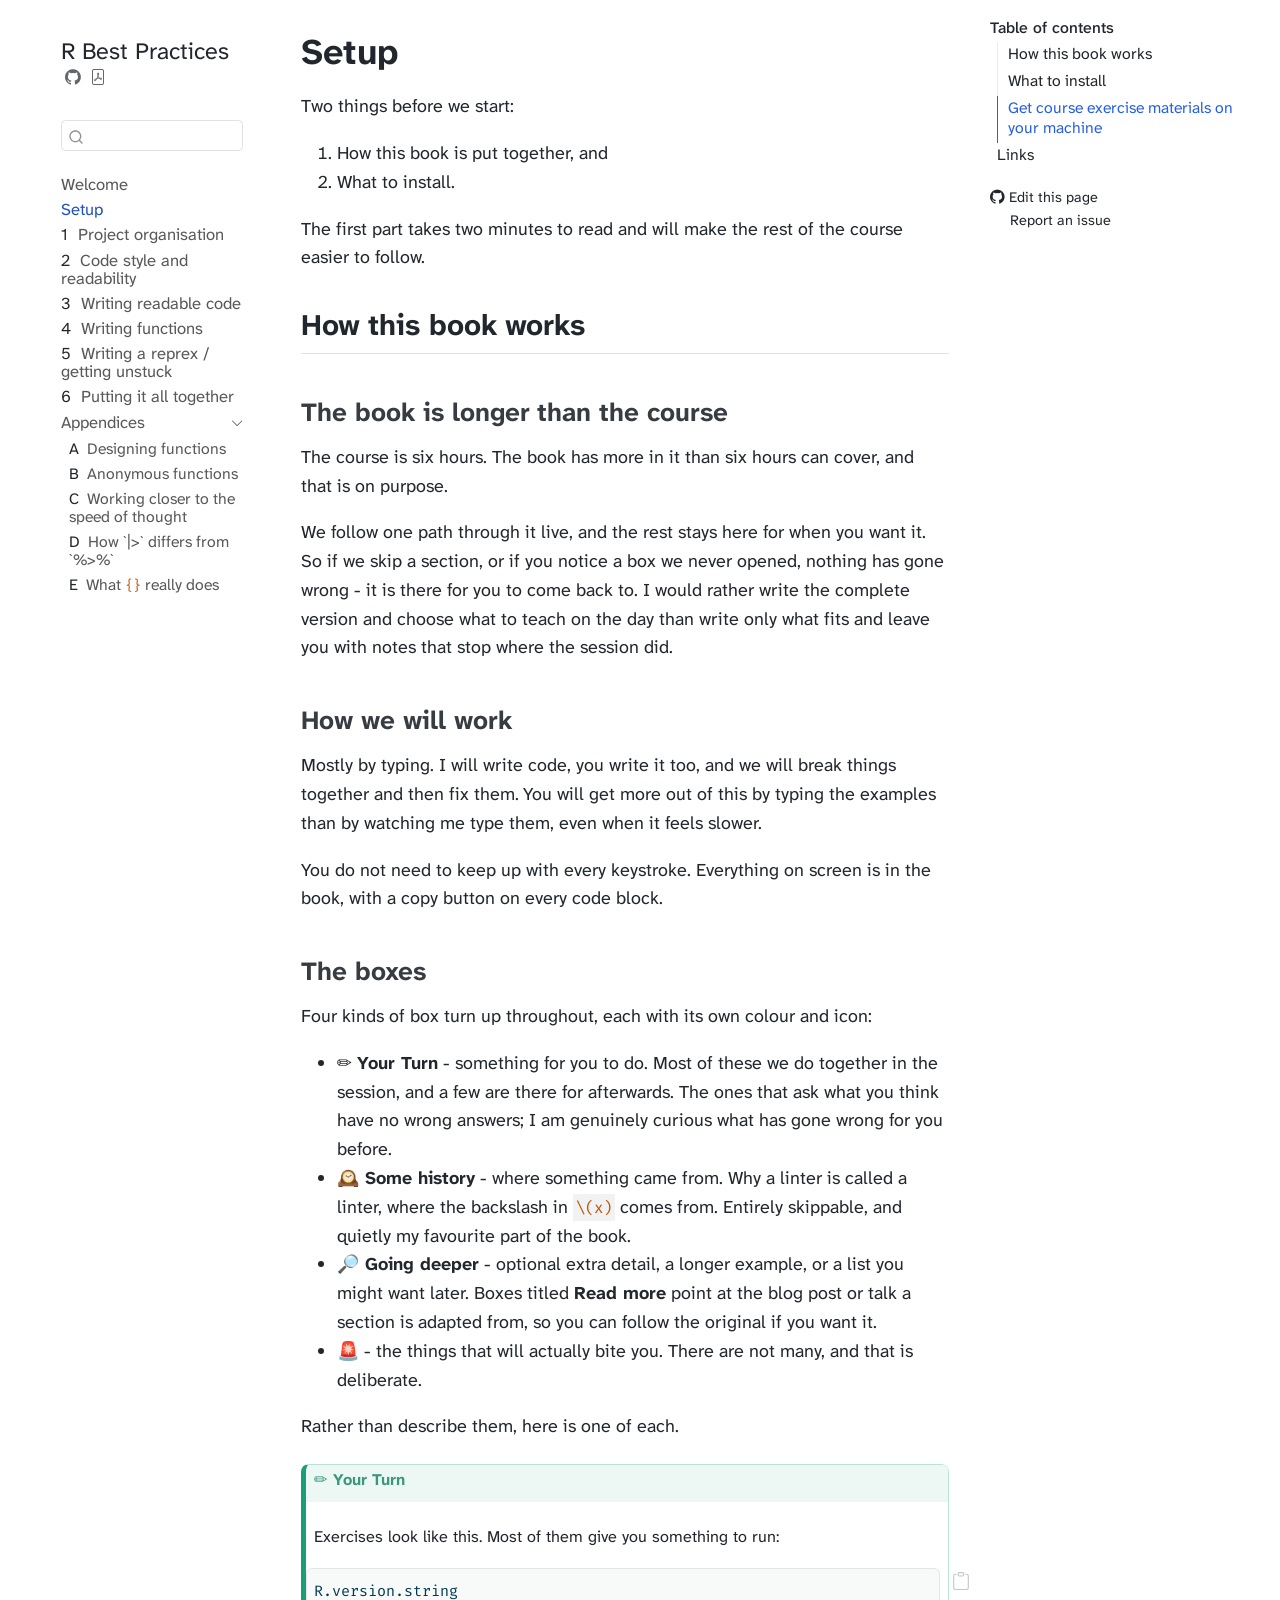
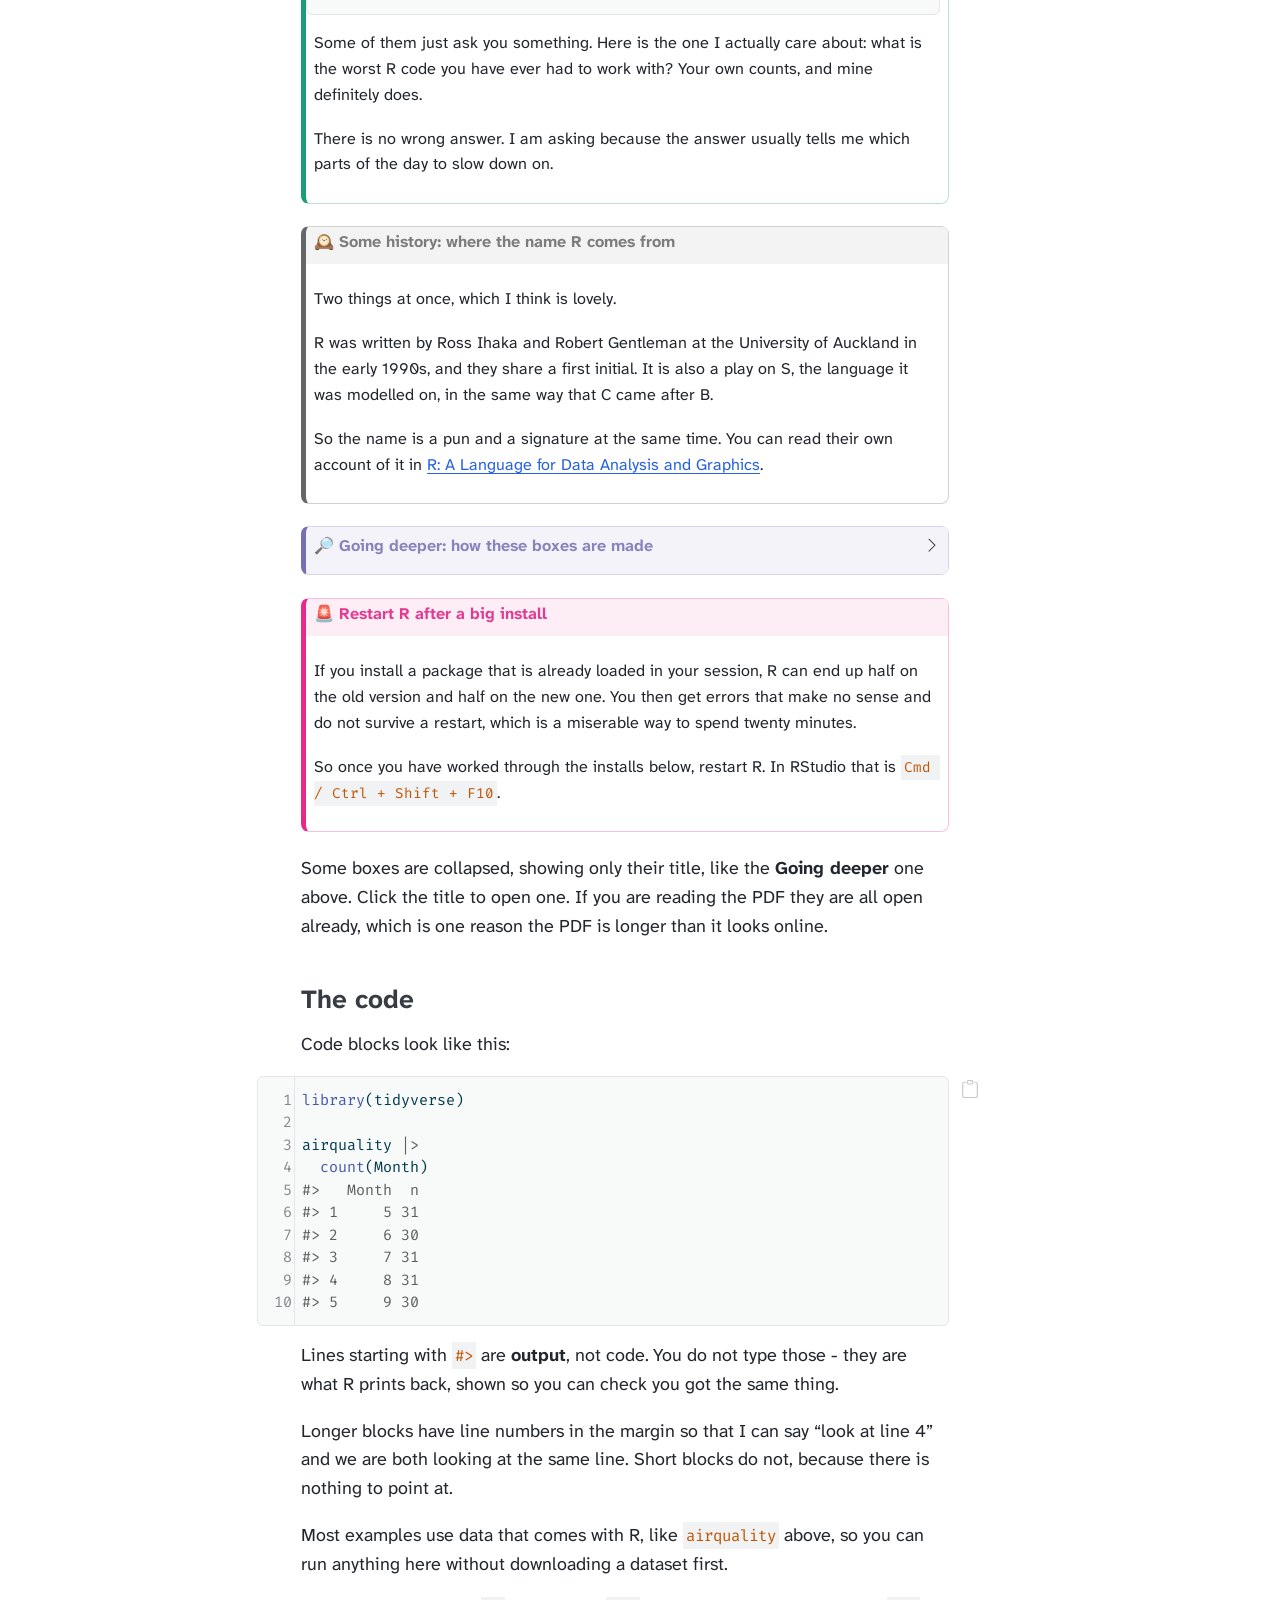
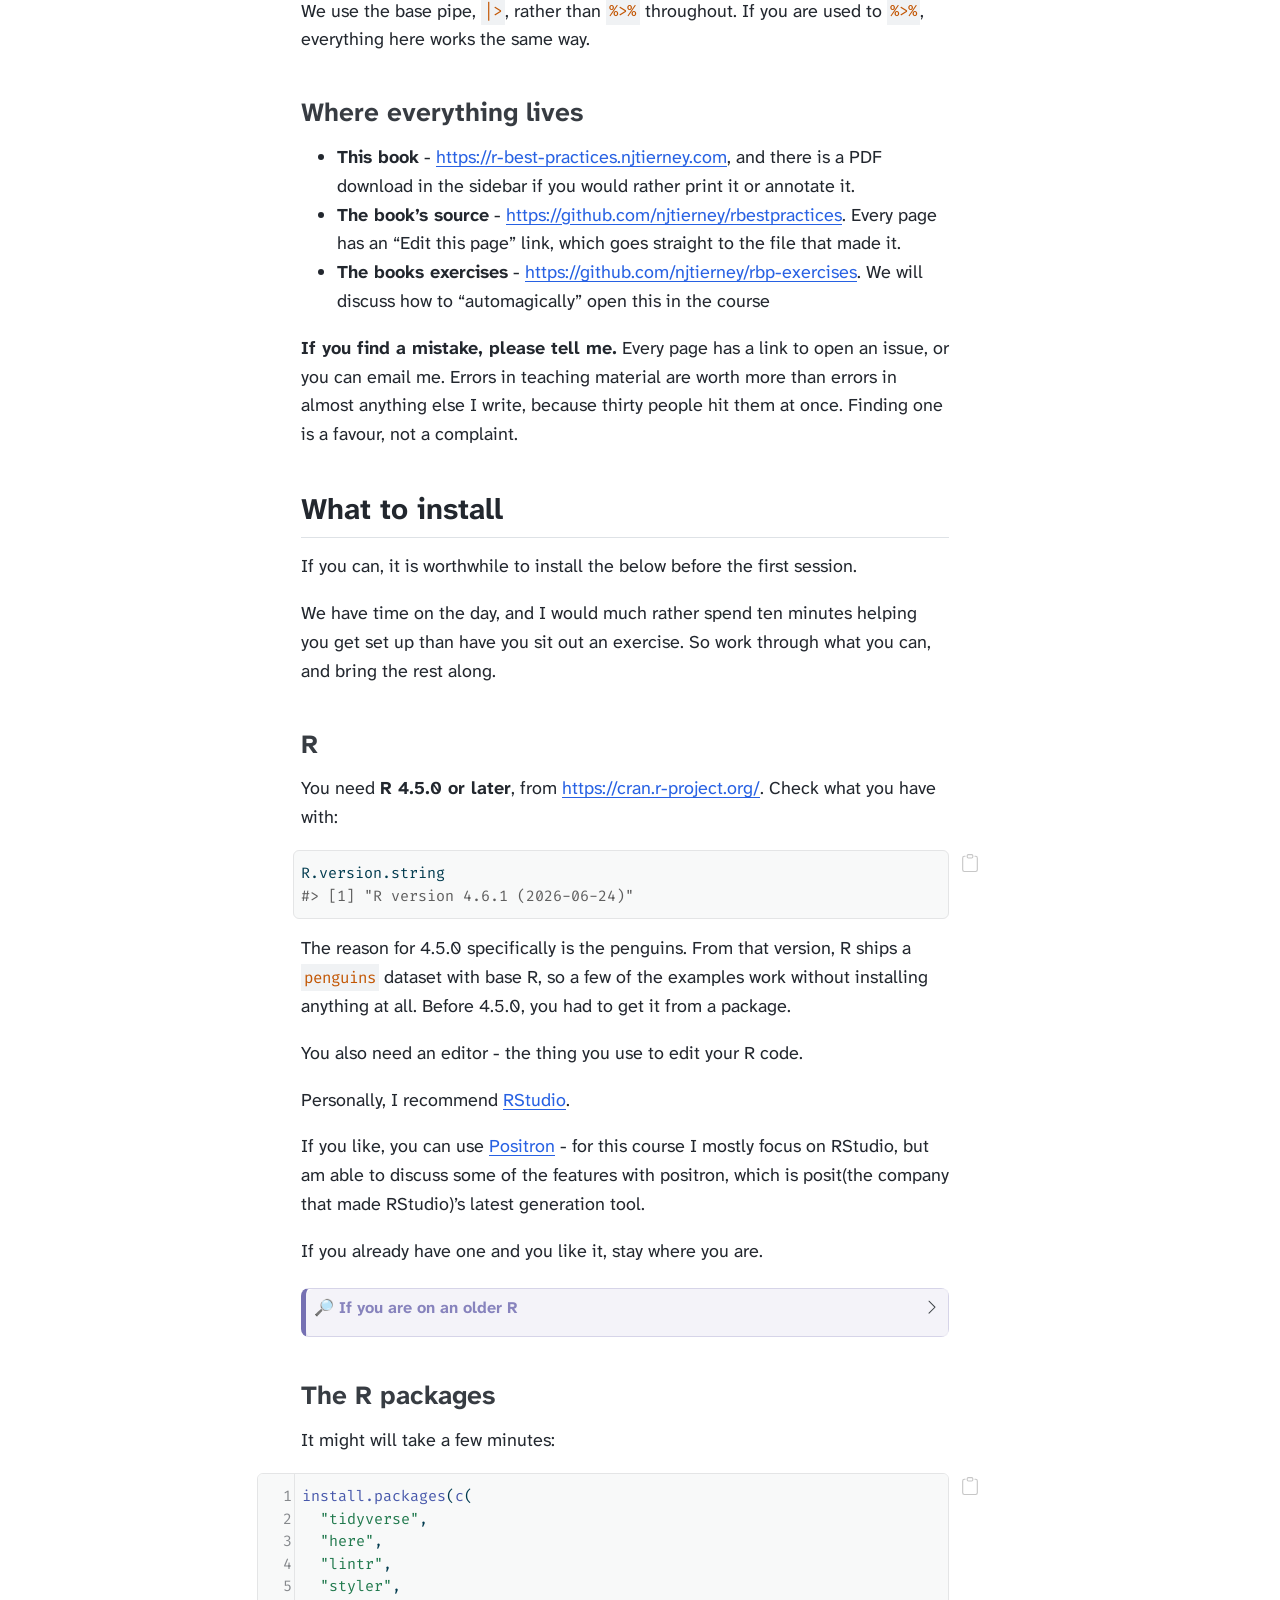
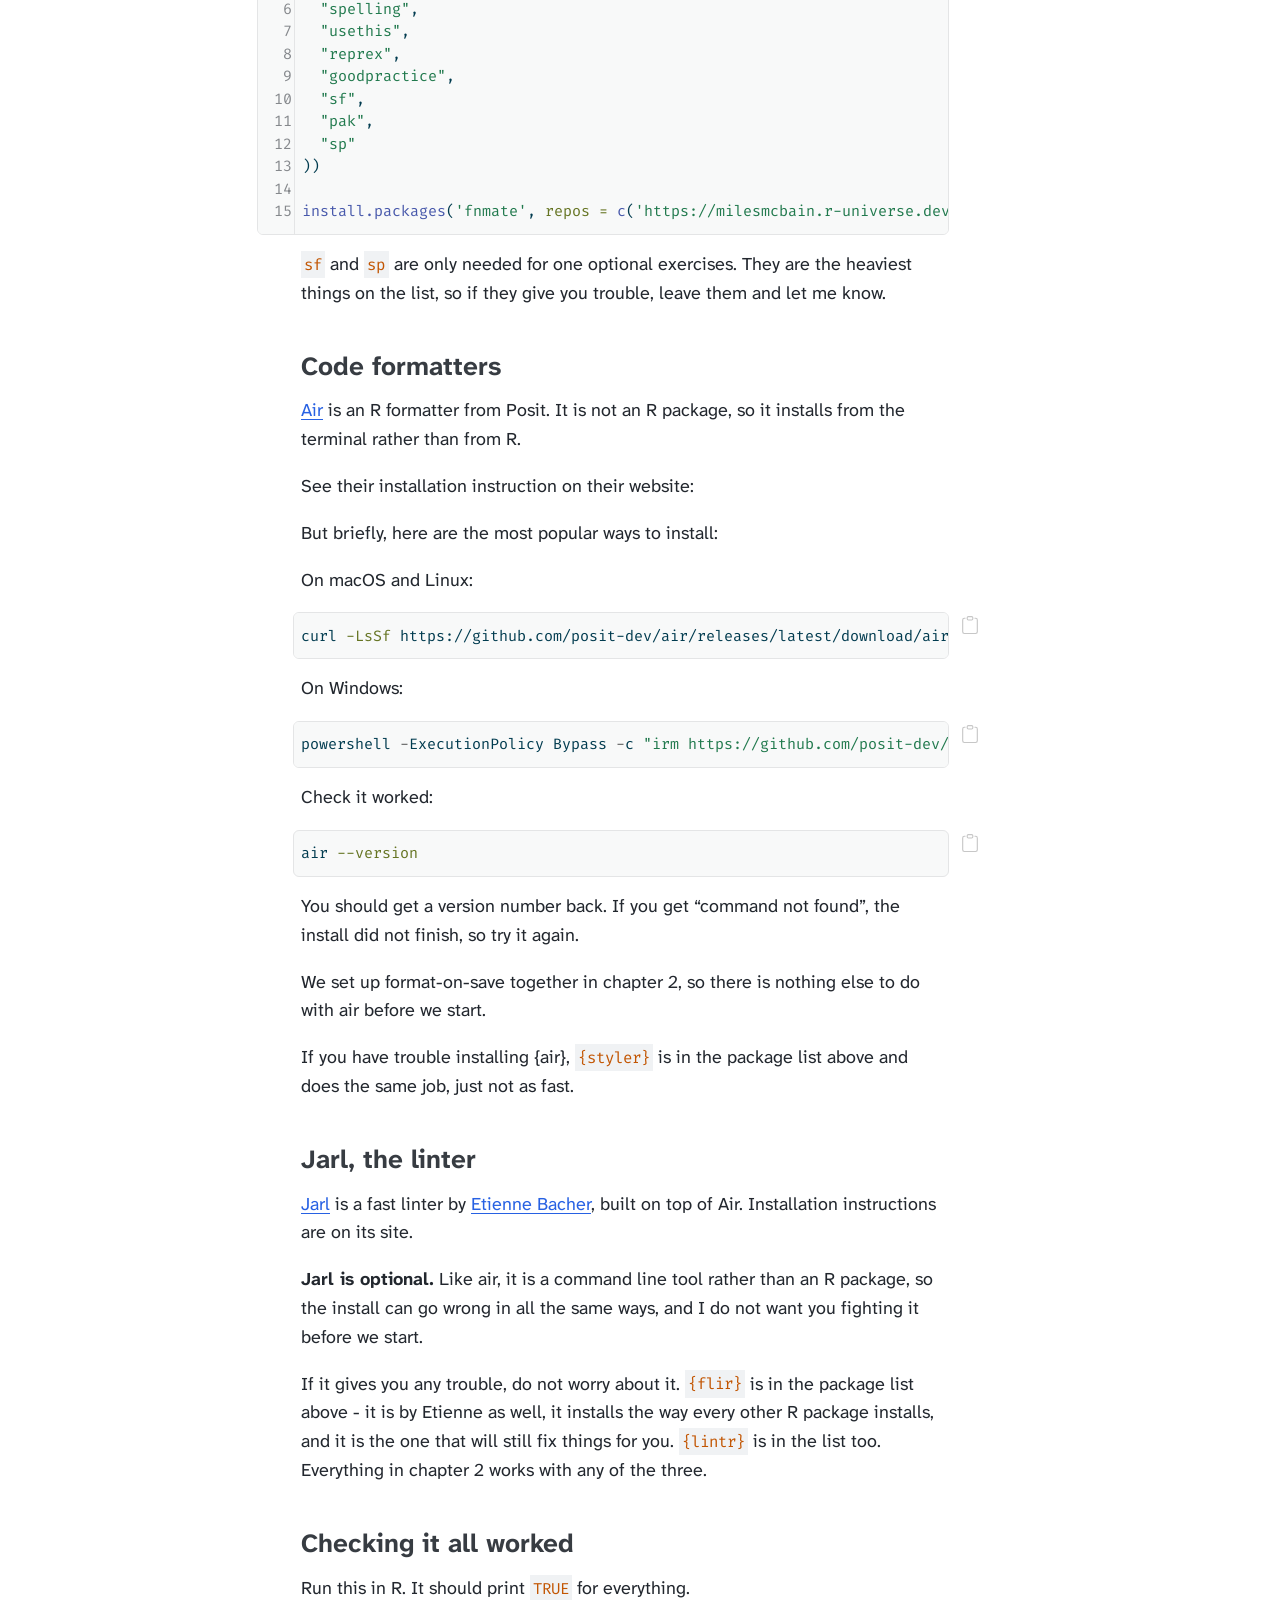
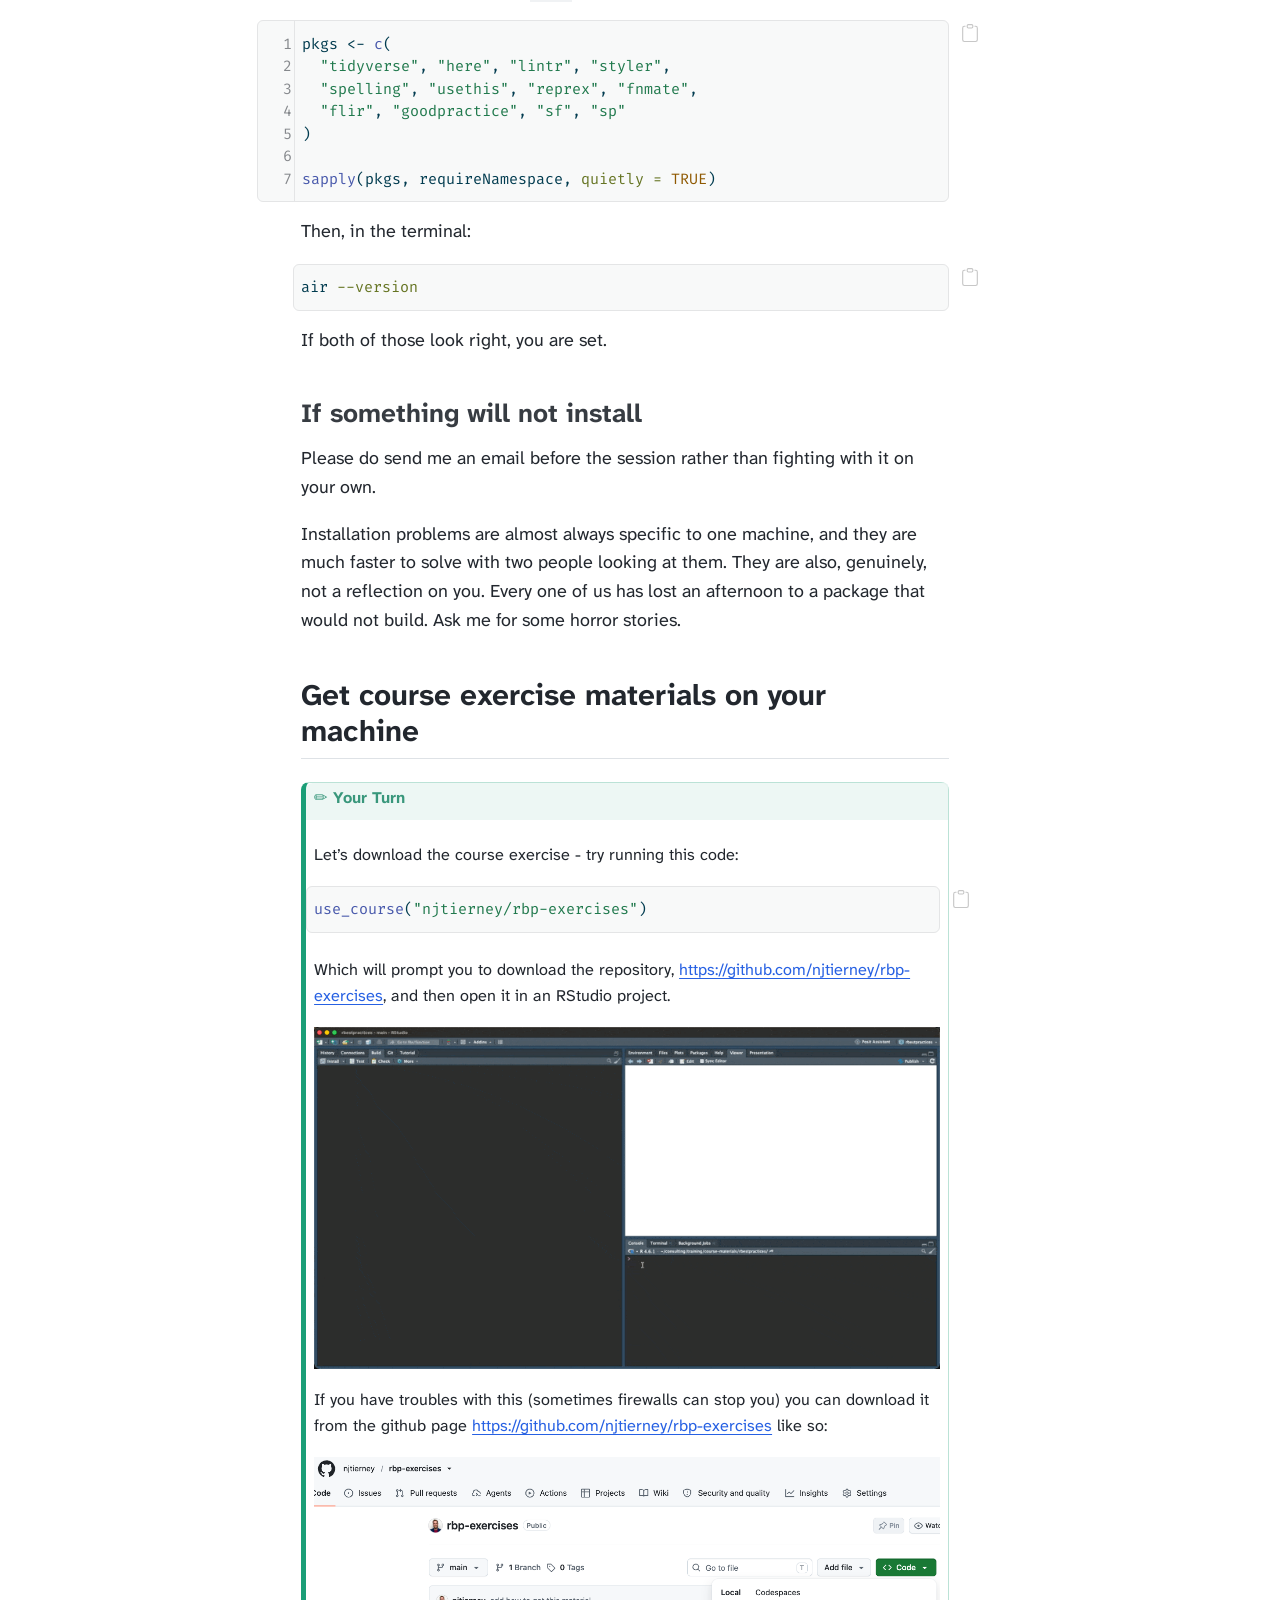
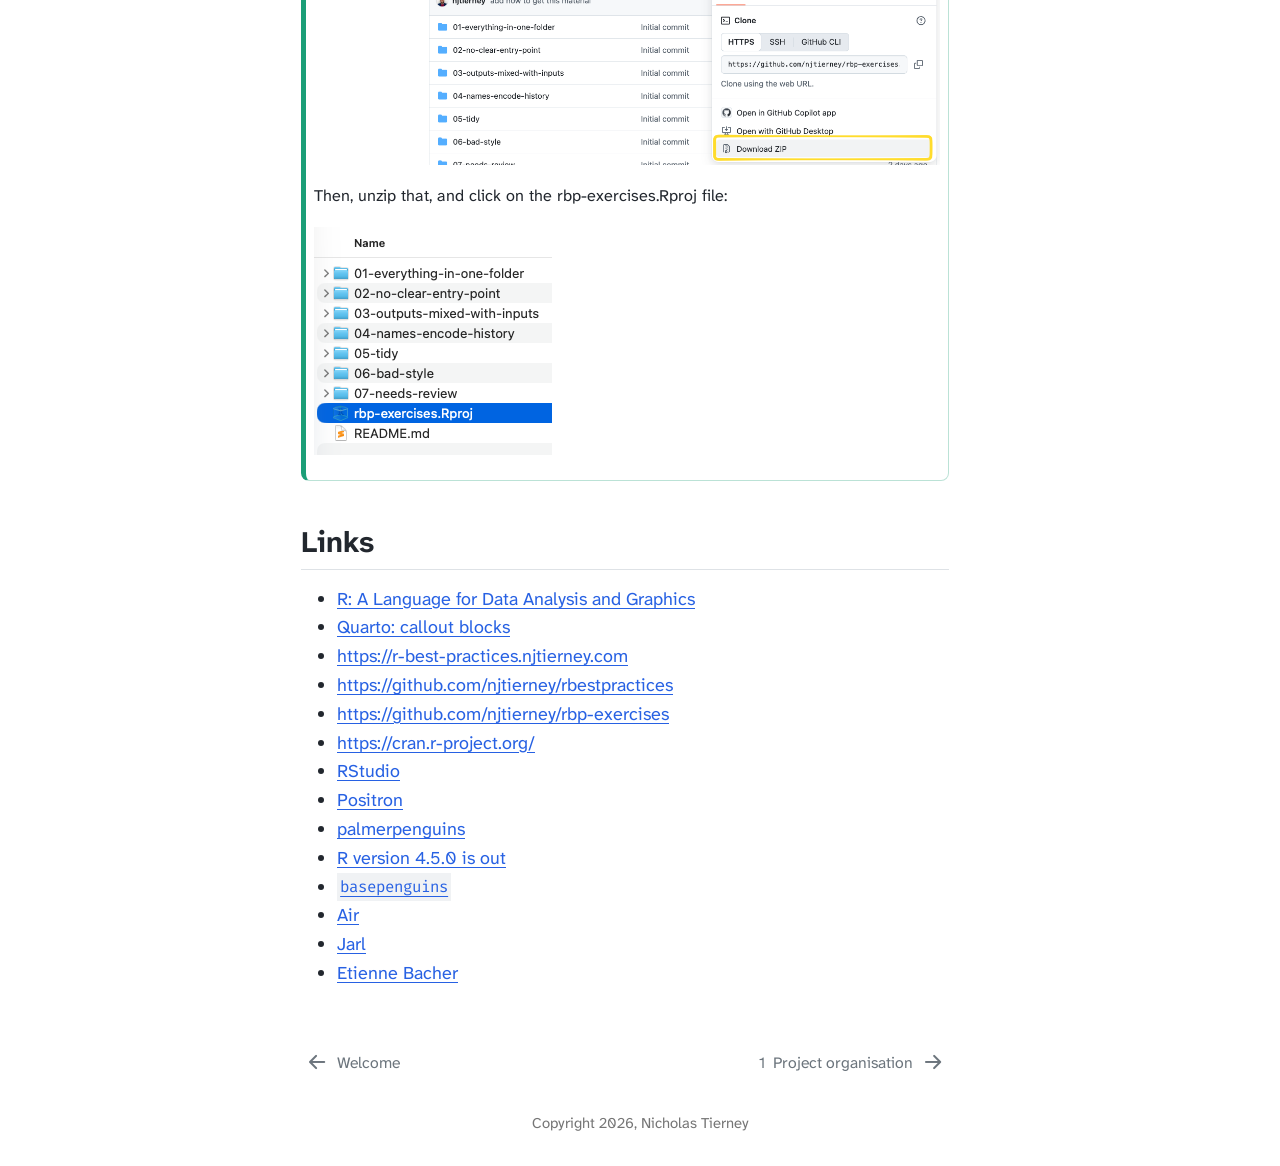
<file: setup.html>
<!DOCTYPE html>
<html xmlns="http://www.w3.org/1999/xhtml" lang="en" xml:lang="en"><head>

<meta charset="utf-8">
<meta name="generator" content="quarto-1.10.18">

<meta name="viewport" content="width=device-width, initial-scale=1.0, user-scalable=yes">


<title>Setup – R Best Practices</title>
<style>
/* Default styles provided by pandoc.
** See https://pandoc.org/MANUAL.html#variables-for-html for config info.
*/
span.smallcaps{font-variant: small-caps;}
div.columns{display: flex; gap: 1.5em;}
div.column{flex: auto;}
@media screen {
div.columns{gap: min(4vw, 1.5em);}
div.column{overflow-x: auto;}
}
div.hanging-indent{margin-left: 1.5em; text-indent: -1.5em;}
ul.task-list{list-style: none;}
ul.task-list li input[type="checkbox"] {
  width: 0.8em;
  margin: 0 0.8em 0.2em -1em; /* quarto-specific, see https://github.com/quarto-dev/quarto-cli/issues/4556 */ 
  vertical-align: middle;
}
/* CSS for syntax highlighting */
html { -webkit-text-size-adjust: 100%; }
pre > code.sourceCode { white-space: pre; position: relative; }
pre > code.sourceCode > span { display: inline-block; line-height: 1.25; }
pre > code.sourceCode > span:empty { height: 1.2em; }
.sourceCode { overflow: visible; }
code.sourceCode > span { color: inherit; text-decoration: inherit; }
div.sourceCode { margin: 1em 0; }
pre.sourceCode { margin: 0; }
@media screen {
div.sourceCode { overflow: auto; }
}
@media print {
pre > code.sourceCode { white-space: pre-wrap; }
pre > code.sourceCode > span { text-indent: -5em; padding-left: 5em; }
}
pre.numberSource code
  { counter-reset: source-line 0; }
pre.numberSource code > span
  { position: relative; left: -4em; counter-increment: source-line; }
pre.numberSource code > span > a:first-child::before
  { content: counter(source-line);
    position: relative; left: -1em; text-align: right; vertical-align: baseline;
    border: none; display: inline-block;
    -webkit-touch-callout: none; -webkit-user-select: none;
    -khtml-user-select: none; -moz-user-select: none;
    -ms-user-select: none; user-select: none;
    padding: 0 4px; width: 4em;
  }
pre.numberSource { margin-left: 3em;  padding-left: 4px; }
div.sourceCode
  {   }
@media screen {
pre > code.sourceCode > span > a:first-child::before { text-decoration: underline; }
}
</style>


<script src="site_libs/quarto-nav/quarto-nav.js"></script>
<script src="site_libs/quarto-nav/headroom.min.js"></script>
<script src="site_libs/clipboard/clipboard.min.js"></script>
<script src="site_libs/quarto-search/autocomplete.umd.js"></script>
<script src="site_libs/quarto-search/fuse.min.js"></script>
<script src="site_libs/quarto-search/quarto-search.js"></script>
<meta name="quarto:offset" content="./">
<link href="./project-organisation.html" rel="next">
<link href="./index.html" rel="prev">
<script src="site_libs/quarto-html/quarto.js" type="module"></script>
<script src="site_libs/quarto-html/tabsets/tabsets.js" type="module"></script>
<script src="site_libs/quarto-html/popper.min.js"></script>
<script src="site_libs/quarto-html/tippy.umd.min.js"></script>
<script src="site_libs/quarto-html/anchor.min.js"></script>
<link href="site_libs/quarto-html/tippy.css" rel="stylesheet">
<link href="site_libs/quarto-html/quarto-syntax-highlighting-b45b7b0fa9169e986df15f1ef60a279c.css" rel="stylesheet" id="quarto-text-highlighting-styles">
<script src="site_libs/bootstrap/bootstrap.min.js"></script>
<link href="site_libs/bootstrap/bootstrap-icons.css" rel="stylesheet">
<link href="site_libs/bootstrap/bootstrap-2892f92a2cf4cf9b4e1a4840b7613af4.min.css" rel="stylesheet" append-hash="true" id="quarto-bootstrap" data-mode="light">
<script id="quarto-search-options" type="application/json">{
  "location": "sidebar",
  "copy-button": false,
  "collapse-after": 3,
  "panel-placement": "start",
  "type": "textbox",
  "limit": 50,
  "keyboard-shortcut": [
    "f",
    "/",
    "s"
  ],
  "show-item-context": false,
  "language": {
    "search-no-results-text": "No results",
    "search-matching-documents-text": "matching documents",
    "search-copy-link-title": "Copy link to search",
    "search-hide-matches-text": "Hide additional matches",
    "search-more-match-text": "more match in this document",
    "search-more-matches-text": "more matches in this document",
    "search-clear-button-title": "Clear",
    "search-text-placeholder": "",
    "search-detached-cancel-button-title": "Cancel",
    "search-submit-button-title": "Submit",
    "search-label": "Search"
  }
}</script>


</head>

<body class="nav-sidebar floating quarto-light">

<div id="quarto-search-results"></div>
  <header id="quarto-header" class="headroom fixed-top">
  <nav class="quarto-secondary-nav">
    <div class="container-fluid d-flex">
      <button type="button" class="quarto-btn-toggle btn" data-bs-toggle="collapse" role="button" data-bs-target=".quarto-sidebar-collapse-item" aria-controls="quarto-sidebar" aria-expanded="false" aria-label="Toggle sidebar navigation" onclick="if (window.quartoToggleHeadroom) { window.quartoToggleHeadroom(); }">
        <i class="bi bi-layout-text-sidebar-reverse"></i>
      </button>
        <nav class="quarto-page-breadcrumbs" aria-label="breadcrumb"><ol class="breadcrumb"><li class="breadcrumb-item"><a href="./setup.html">Setup</a></li></ol></nav>
        <a class="flex-grow-1" role="navigation" data-bs-toggle="collapse" data-bs-target=".quarto-sidebar-collapse-item" aria-controls="quarto-sidebar" aria-expanded="false" aria-label="Toggle sidebar navigation" onclick="if (window.quartoToggleHeadroom) { window.quartoToggleHeadroom(); }">      
        </a>
      <button type="button" class="btn quarto-search-button" aria-label="Search" onclick="window.quartoOpenSearch();">
        <i class="bi bi-search"></i>
      </button>
    </div>
  </nav>
</header>
<!-- content -->
<div id="quarto-content" class="quarto-container page-columns page-rows-contents page-layout-article">
<!-- sidebar -->
  <nav id="quarto-sidebar" class="sidebar collapse collapse-horizontal quarto-sidebar-collapse-item sidebar-navigation floating overflow-auto">
    <div class="pt-lg-2 mt-2 text-left sidebar-header">
    <div class="sidebar-title mb-0 py-0">
      <a href="./">R Best Practices</a> 
        <div class="sidebar-tools-main">
    <a href="https://github.com/njtierney/rbestpractices" title="Source Code" class="quarto-navigation-tool px-1" aria-label="Source Code"><i class="bi bi-github"></i></a>
    <a href="./R-Best-Practices.pdf" title="Download PDF" class="quarto-navigation-tool px-1" aria-label="Download PDF"><i class="bi bi-file-pdf"></i></a>
</div>
    </div>
      </div>
        <div class="mt-2 flex-shrink-0 align-items-center">
        <div class="sidebar-search">
        <div id="quarto-search" class="" title="Search"></div>
        </div>
        </div>
    <div class="sidebar-menu-container"> 
    <ul class="list-unstyled mt-1">
        <li class="sidebar-item">
  <div class="sidebar-item-container"> 
  <a href="./index.html" class="sidebar-item-text sidebar-link">
 <span class="menu-text">Welcome</span></a>
  </div>
</li>
        <li class="sidebar-item">
  <div class="sidebar-item-container"> 
  <a href="./setup.html" class="sidebar-item-text sidebar-link active">
 <span class="menu-text">Setup</span></a>
  </div>
</li>
        <li class="sidebar-item">
  <div class="sidebar-item-container"> 
  <a href="./project-organisation.html" class="sidebar-item-text sidebar-link">
 <span class="menu-text"><span class="chapter-number">1</span>&nbsp; <span class="chapter-title">Project organisation</span></span></a>
  </div>
</li>
        <li class="sidebar-item">
  <div class="sidebar-item-container"> 
  <a href="./code-style-and-readability.html" class="sidebar-item-text sidebar-link">
 <span class="menu-text"><span class="chapter-number">2</span>&nbsp; <span class="chapter-title">Code style and readability</span></span></a>
  </div>
</li>
        <li class="sidebar-item">
  <div class="sidebar-item-container"> 
  <a href="./writing-readable-code.html" class="sidebar-item-text sidebar-link">
 <span class="menu-text"><span class="chapter-number">3</span>&nbsp; <span class="chapter-title">Writing readable code</span></span></a>
  </div>
</li>
        <li class="sidebar-item">
  <div class="sidebar-item-container"> 
  <a href="./writing-functions.html" class="sidebar-item-text sidebar-link">
 <span class="menu-text"><span class="chapter-number">4</span>&nbsp; <span class="chapter-title">Writing functions</span></span></a>
  </div>
</li>
        <li class="sidebar-item">
  <div class="sidebar-item-container"> 
  <a href="./writing-a-reprex-getting-unstuck.html" class="sidebar-item-text sidebar-link">
 <span class="menu-text"><span class="chapter-number">5</span>&nbsp; <span class="chapter-title">Writing a reprex / getting unstuck</span></span></a>
  </div>
</li>
        <li class="sidebar-item">
  <div class="sidebar-item-container"> 
  <a href="./putting-it-all-together.html" class="sidebar-item-text sidebar-link">
 <span class="menu-text"><span class="chapter-number">6</span>&nbsp; <span class="chapter-title">Putting it all together</span></span></a>
  </div>
</li>
        <li class="sidebar-item sidebar-item-section">
      <div class="sidebar-item-container"> 
            <a class="sidebar-item-text sidebar-link text-start" data-bs-toggle="collapse" data-bs-target="#quarto-sidebar-section-1" role="navigation" aria-expanded="true">
 <span class="menu-text">Appendices</span></a>
          <a class="sidebar-item-toggle text-start" data-bs-toggle="collapse" data-bs-target="#quarto-sidebar-section-1" role="navigation" aria-expanded="true" aria-label="Toggle section">
            <i class="bi bi-chevron-right ms-2"></i>
          </a> 
      </div>
      <ul id="quarto-sidebar-section-1" class="collapse list-unstyled sidebar-section depth1 show">  
          <li class="sidebar-item">
  <div class="sidebar-item-container"> 
  <a href="./appendix-designing-functions.html" class="sidebar-item-text sidebar-link">
 <span class="menu-text"><span class="chapter-number">A</span>&nbsp; <span class="chapter-title">Designing functions</span></span></a>
  </div>
</li>
          <li class="sidebar-item">
  <div class="sidebar-item-container"> 
  <a href="./appendix-anonymous-functions.html" class="sidebar-item-text sidebar-link">
 <span class="menu-text"><span class="chapter-number">B</span>&nbsp; <span class="chapter-title">Anonymous functions</span></span></a>
  </div>
</li>
          <li class="sidebar-item">
  <div class="sidebar-item-container"> 
  <a href="./appendix-speed-of-thought.html" class="sidebar-item-text sidebar-link">
 <span class="menu-text"><span class="chapter-number">C</span>&nbsp; <span class="chapter-title">Working closer to the speed of thought</span></span></a>
  </div>
</li>
          <li class="sidebar-item">
  <div class="sidebar-item-container"> 
  <a href="./appendix-pipes.html" class="sidebar-item-text sidebar-link">
 <span class="menu-text"><span class="chapter-number">D</span>&nbsp; <span class="chapter-title">How `|&gt;` differs from `%&gt;%`</span></span></a>
  </div>
</li>
          <li class="sidebar-item">
  <div class="sidebar-item-container"> 
  <a href="./appendix-curly-braces.html" class="sidebar-item-text sidebar-link">
 <span class="menu-text"><span class="chapter-number">E</span>&nbsp; <span class="chapter-title">What <code>{}</code> really does</span></span></a>
  </div>
</li>
      </ul>
  </li>
    </ul>
    </div>
</nav>
<div id="quarto-sidebar-glass" class="quarto-sidebar-collapse-item" data-bs-toggle="collapse" data-bs-target=".quarto-sidebar-collapse-item"></div>
<!-- margin-sidebar -->
    <div id="quarto-margin-sidebar" class="sidebar margin-sidebar">
        <nav id="TOC" role="doc-toc" class="toc-active">
    <h2 id="toc-title">Table of contents</h2>
   
  <ul>
  <li><a href="#how-this-book-works" id="toc-how-this-book-works" class="nav-link active" data-scroll-target="#how-this-book-works">How this book works</a>
  <ul class="collapse">
  <li><a href="#the-book-is-longer-than-the-course" id="toc-the-book-is-longer-than-the-course" class="nav-link" data-scroll-target="#the-book-is-longer-than-the-course">The book is longer than the course</a></li>
  <li><a href="#how-we-will-work" id="toc-how-we-will-work" class="nav-link" data-scroll-target="#how-we-will-work">How we will work</a></li>
  <li><a href="#the-boxes" id="toc-the-boxes" class="nav-link" data-scroll-target="#the-boxes">The boxes</a></li>
  <li><a href="#the-code" id="toc-the-code" class="nav-link" data-scroll-target="#the-code">The code</a></li>
  <li><a href="#where-everything-lives" id="toc-where-everything-lives" class="nav-link" data-scroll-target="#where-everything-lives">Where everything lives</a></li>
  </ul></li>
  <li><a href="#what-to-install" id="toc-what-to-install" class="nav-link" data-scroll-target="#what-to-install">What to install</a>
  <ul class="collapse">
  <li><a href="#r" id="toc-r" class="nav-link" data-scroll-target="#r">R</a></li>
  <li><a href="#the-r-packages" id="toc-the-r-packages" class="nav-link" data-scroll-target="#the-r-packages">The R packages</a></li>
  <li><a href="#sec-code-formatters" id="toc-sec-code-formatters" class="nav-link" data-scroll-target="#sec-code-formatters">Code formatters</a></li>
  <li><a href="#sec-jarl-setup" id="toc-sec-jarl-setup" class="nav-link" data-scroll-target="#sec-jarl-setup">Jarl, the linter</a></li>
  <li><a href="#checking-it-all-worked" id="toc-checking-it-all-worked" class="nav-link" data-scroll-target="#checking-it-all-worked">Checking it all worked</a></li>
  <li><a href="#if-something-will-not-install" id="toc-if-something-will-not-install" class="nav-link" data-scroll-target="#if-something-will-not-install">If something will not install</a></li>
  </ul></li>
  <li><a href="#sec-rbp-exercises" id="toc-sec-rbp-exercises" class="nav-link" data-scroll-target="#sec-rbp-exercises">Get course exercise materials on your machine</a></li>
  <li>Links</li>
  </ul>
<div class="toc-actions"><ul><li><a href="https://github.com/njtierney/rbestpractices/edit/main/setup.qmd" class="toc-action"><i class="bi bi-github"></i>Edit this page</a></li><li><a href="https://github.com/njtierney/rbestpractices/issues/new" class="toc-action"><i class="bi empty"></i>Report an issue</a></li></ul></div></nav>
    </div>
<!-- main -->
<main class="content" id="quarto-document-content">

<header id="title-block-header" class="quarto-title-block default">
<div class="quarto-title">
<h1 class="title">Setup</h1>
</div>



<div class="quarto-title-meta">

    
  
    
  </div>
  


</header>


<p>Two things before we start:</p>
<ol type="1">
<li>How this book is put together, and</li>
<li>What to install.</li>
</ol>
<p>The first part takes two minutes to read and will make the rest of the course easier to follow.</p>
<section id="how-this-book-works" class="level2">
<h2 class="anchored" data-anchor-id="how-this-book-works">How this book works</h2>
<section id="the-book-is-longer-than-the-course" class="level3">
<h3 class="anchored" data-anchor-id="the-book-is-longer-than-the-course">The book is longer than the course</h3>
<p>The course is six hours. The book has more in it than six hours can cover, and that is on purpose.</p>
<p>We follow one path through it live, and the rest stays here for when you want it. So if we skip a section, or if you notice a box we never opened, nothing has gone wrong - it is there for you to come back to. I would rather write the complete version and choose what to teach on the day than write only what fits and leave you with notes that stop where the session did.</p>
</section>
<section id="how-we-will-work" class="level3">
<h3 class="anchored" data-anchor-id="how-we-will-work">How we will work</h3>
<p>Mostly by typing. I will write code, you write it too, and we will break things together and then fix them. You will get more out of this by typing the examples than by watching me type them, even when it feels slower.</p>
<p>You do not need to keep up with every keystroke. Everything on screen is in the book, with a copy button on every code block.</p>
</section>
<section id="the-boxes" class="level3">
<h3 class="anchored" data-anchor-id="the-boxes">The boxes</h3>
<p>Four kinds of box turn up throughout, each with its own colour and icon:</p>
<ul>
<li><strong>✏️ Your Turn</strong> - something for you to do. Most of these we do together in the session, and a few are there for afterwards. The ones that ask what you think have no wrong answers; I am genuinely curious what has gone wrong for you before.</li>
<li><strong>🕰️ Some history</strong> - where something came from. Why a linter is called a linter, where the backslash in <code>\(x)</code> comes from. Entirely skippable, and quietly my favourite part of the book.</li>
<li><strong>🔎 Going deeper</strong> - optional extra detail, a longer example, or a list you might want later. Boxes titled <strong>Read more</strong> point at the blog post or talk a section is adapted from, so you can follow the original if you want it.</li>
<li><strong>🚨</strong> - the things that will actually bite you. There are not many, and that is deliberate.</li>
</ul>
<p>Rather than describe them, here is one of each.</p>
<div class="callout callout-style-default callout-note callout-titled" title="Your Turn">
<div class="callout-header d-flex align-content-center">
<div class="callout-icon-container">
<i class="callout-icon"></i>
</div>
<div class="callout-title-container flex-fill">
<span class="screen-reader-only">Note</span>Your Turn
</div>
</div>
<div class="callout-body-container callout-body">
<p>Exercises look like this. Most of them give you something to run:</p>
<div class="code-copy-outer-scaffold"><div class="sourceCode" id="cb1"><pre class="sourceCode numberSource r number-lines code-with-copy"><code class="sourceCode r"><span id="cb1-1"><a href="#cb1-1" aria-label="1"></a>R.version.string</span></code></pre></div><button title="Copy to Clipboard" class="code-copy-button"><i class="bi"></i></button></div>
<p>Some of them just ask you something. Here is the one I actually care about: what is the worst R code you have ever had to work with? Your own counts, and mine definitely does.</p>
<p>There is no wrong answer. I am asking because the answer usually tells me which parts of the day to slow down on.</p>
</div>
</div>
<div class="callout callout-style-default callout-caution callout-titled" title="Some history: where the name R comes from">
<div class="callout-header d-flex align-content-center">
<div class="callout-icon-container">
<i class="callout-icon"></i>
</div>
<div class="callout-title-container flex-fill">
<span class="screen-reader-only">Caution</span>Some history: where the name R comes from
</div>
</div>
<div class="callout-body-container callout-body">
<p>Two things at once, which I think is lovely.</p>
<p>R was written by Ross Ihaka and Robert Gentleman at the University of Auckland in the early 1990s, and they share a first initial. It is also a play on S, the language it was modelled on, in the same way that C came after B.</p>
<p>So the name is a pun and a signature at the same time. You can read their own account of it in <a href="https://www.stat.auckland.ac.nz/~ihaka/downloads/R-paper.pdf">R: A Language for Data Analysis and Graphics</a>.</p>
</div>
</div>
<div class="callout callout-style-default callout-tip callout-titled" title="Going deeper: how these boxes are made">
<div class="callout-header d-flex align-content-center collapsed" data-bs-toggle="collapse" data-bs-target=".callout-3-contents" aria-controls="callout-3" aria-expanded="false" aria-label="Toggle callout">
<div class="callout-icon-container">
<i class="callout-icon"></i>
</div>
<div class="callout-title-container flex-fill">
<span class="screen-reader-only">Tip</span>Going deeper: how these boxes are made
</div>
<div class="callout-btn-toggle d-inline-block border-0 py-1 ps-1 pe-0 float-end"><i class="callout-toggle"></i></div>
</div>
<div id="callout-3" class="callout-3-contents callout-collapse collapse">
<div class="callout-body-container callout-body">
<p>You just clicked a title, so that is the collapsing demonstrated.</p>
<p>These are Quarto callouts, and there is nothing clever going on. Each one is a fenced div with a class on it:</p>
<div class="code-copy-outer-scaffold"><div class="sourceCode" id="cb2"><pre class="sourceCode numberSource markdown number-lines code-with-copy"><code class="sourceCode markdown"><span id="cb2-1"><a href="#cb2-1" aria-label="1"></a>::: {.callout-note title="Your Turn"}</span>
<span id="cb2-2"><a href="#cb2-2" aria-label="2"></a></span>
<span id="cb2-3"><a href="#cb2-3" aria-label="3"></a>Something for you to do.</span>
<span id="cb2-4"><a href="#cb2-4" aria-label="4"></a></span>
<span id="cb2-5"><a href="#cb2-5" aria-label="5"></a>:::</span></code></pre></div><button title="Copy to Clipboard" class="code-copy-button"><i class="bi"></i></button></div>
<p>The colours and the icons come from a stylesheet in the book’s repo, not from Quarto. Quarto ships five callout types with its own icons, and I have repainted all five.</p>
<p>If you want them in your own work, the docs are at <a href="https://quarto.org/docs/authoring/callouts.html">Quarto: callout blocks</a>.</p>
</div>
</div>
</div>
<div class="callout callout-style-default callout-important callout-titled" title="Restart R after a big install">
<div class="callout-header d-flex align-content-center">
<div class="callout-icon-container">
<i class="callout-icon"></i>
</div>
<div class="callout-title-container flex-fill">
<span class="screen-reader-only">Important</span>Restart R after a big install
</div>
</div>
<div class="callout-body-container callout-body">
<p>If you install a package that is already loaded in your session, R can end up half on the old version and half on the new one. You then get errors that make no sense and do not survive a restart, which is a miserable way to spend twenty minutes.</p>
<p>So once you have worked through the installs below, restart R. In RStudio that is <code>Cmd / Ctrl + Shift + F10</code>.</p>
</div>
</div>
<p>Some boxes are collapsed, showing only their title, like the <strong>Going deeper</strong> one above. Click the title to open one. If you are reading the PDF they are all open already, which is one reason the PDF is longer than it looks online.</p>
</section>
<section id="the-code" class="level3">
<h3 class="anchored" data-anchor-id="the-code">The code</h3>
<p>Code blocks look like this:</p>
<div class="code-copy-outer-scaffold"><div class="sourceCode" id="cb3"><pre class="sourceCode numberSource r number-lines code-with-copy"><code class="sourceCode r"><span id="cb3-1"><a href="#cb3-1" aria-label="1"></a><span class="fu">library</span>(tidyverse)</span>
<span id="cb3-2"><a href="#cb3-2" aria-label="2"></a></span>
<span id="cb3-3"><a href="#cb3-3" aria-label="3"></a>airquality <span class="sc">|&gt;</span></span>
<span id="cb3-4"><a href="#cb3-4" aria-label="4"></a>  <span class="fu">count</span>(Month)</span>
<span id="cb3-5"><a href="#cb3-5" aria-label="5"></a><span class="co">#&gt;   Month  n</span></span>
<span id="cb3-6"><a href="#cb3-6" aria-label="6"></a><span class="co">#&gt; 1     5 31</span></span>
<span id="cb3-7"><a href="#cb3-7" aria-label="7"></a><span class="co">#&gt; 2     6 30</span></span>
<span id="cb3-8"><a href="#cb3-8" aria-label="8"></a><span class="co">#&gt; 3     7 31</span></span>
<span id="cb3-9"><a href="#cb3-9" aria-label="9"></a><span class="co">#&gt; 4     8 31</span></span>
<span id="cb3-10"><a href="#cb3-10" aria-label="10"></a><span class="co">#&gt; 5     9 30</span></span></code></pre></div><button title="Copy to Clipboard" class="code-copy-button"><i class="bi"></i></button></div>
<p>Lines starting with <code>#&gt;</code> are <strong>output</strong>, not code. You do not type those - they are what R prints back, shown so you can check you got the same thing.</p>
<p>Longer blocks have line numbers in the margin so that I can say “look at line 4” and we are both looking at the same line. Short blocks do not, because there is nothing to point at.</p>
<p>Most examples use data that comes with R, like <code>airquality</code> above, so you can run anything here without downloading a dataset first.</p>
<p>We use the base pipe, <code>|&gt;</code>, rather than <code>%&gt;%</code> throughout. If you are used to <code>%&gt;%</code>, everything here works the same way.</p>
</section>
<section id="where-everything-lives" class="level3">
<h3 class="anchored" data-anchor-id="where-everything-lives">Where everything lives</h3>
<ul>
<li><strong>This book</strong> - <a href="https://r-best-practices.njtierney.com" class="uri">https://r-best-practices.njtierney.com</a>, and there is a PDF download in the sidebar if you would rather print it or annotate it.</li>
<li><strong>The book’s source</strong> - <a href="https://github.com/njtierney/rbestpractices" class="uri">https://github.com/njtierney/rbestpractices</a>. Every page has an “Edit this page” link, which goes straight to the file that made it.</li>
<li><strong>The books exercises</strong> - <a href="https://github.com/njtierney/rbp-exercises" class="uri">https://github.com/njtierney/rbp-exercises</a>. We will discuss how to “automagically” open this in the course</li>
</ul>
<p><strong>If you find a mistake, please tell me.</strong> Every page has a link to open an issue, or you can email me. Errors in teaching material are worth more than errors in almost anything else I write, because thirty people hit them at once. Finding one is a favour, not a complaint.</p>
</section>
</section>
<section id="what-to-install" class="level2">
<h2 class="anchored" data-anchor-id="what-to-install">What to install</h2>
<p>If you can, it is worthwhile to install the below before the first session.</p>
<p>We have time on the day, and I would much rather spend ten minutes helping you get set up than have you sit out an exercise. So work through what you can, and bring the rest along.</p>
<section id="r" class="level3">
<h3 class="anchored" data-anchor-id="r">R</h3>
<p>You need <strong>R 4.5.0 or later</strong>, from <a href="https://cran.r-project.org/" class="uri">https://cran.r-project.org/</a>. Check what you have with:</p>
<div class="code-copy-outer-scaffold"><div class="sourceCode" id="cb4"><pre class="sourceCode numberSource r number-lines code-with-copy"><code class="sourceCode r"><span id="cb4-1"><a href="#cb4-1" aria-label="1"></a>R.version.string</span>
<span id="cb4-2"><a href="#cb4-2" aria-label="2"></a><span class="co">#&gt; [1] "R version 4.6.1 (2026-06-24)"</span></span></code></pre></div><button title="Copy to Clipboard" class="code-copy-button"><i class="bi"></i></button></div>
<p>The reason for 4.5.0 specifically is the penguins. From that version, R ships a <code>penguins</code> dataset with base R, so a few of the examples work without installing anything at all. Before 4.5.0, you had to get it from a package.</p>
<p>You also need an editor - the thing you use to edit your R code.</p>
<p>Personally, I recommend <a href="https://posit.co/download/rstudio-desktop/">RStudio</a>.</p>
<p>If you like, you can use <a href="https://positron.posit.co/">Positron</a> - for this course I mostly focus on RStudio, but am able to discuss some of the features with positron, which is posit(the company that made RStudio)’s latest generation tool.</p>
<p>If you already have one and you like it, stay where you are.</p>
<div class="callout callout-style-default callout-tip callout-titled" title="If you are on an older R">
<div class="callout-header d-flex align-content-center collapsed" data-bs-toggle="collapse" data-bs-target=".callout-5-contents" aria-controls="callout-5" aria-expanded="false" aria-label="Toggle callout">
<div class="callout-icon-container">
<i class="callout-icon"></i>
</div>
<div class="callout-title-container flex-fill">
<span class="screen-reader-only">Tip</span>If you are on an older R
</div>
<div class="callout-btn-toggle d-inline-block border-0 py-1 ps-1 pe-0 float-end"><i class="callout-toggle"></i></div>
</div>
<div id="callout-5" class="callout-5-contents callout-collapse collapse">
<div class="callout-body-container callout-body">
<p>Everything in the course still works, but you will need the <a href="https://allisonhorst.github.io/palmerpenguins/">palmerpenguins</a> package for the handful of examples that use <code>penguins</code>:</p>
<div class="code-copy-outer-scaffold"><div class="sourceCode" id="cb5"><pre class="sourceCode numberSource r number-lines code-with-copy"><code class="sourceCode r"><span id="cb5-1"><a href="#cb5-1" aria-label="1"></a><span class="fu">install.packages</span>(<span class="st">"palmerpenguins"</span>)</span>
<span id="cb5-2"><a href="#cb5-2" aria-label="2"></a><span class="fu">library</span>(palmerpenguins)</span></code></pre></div><button title="Copy to Clipboard" class="code-copy-button"><i class="bi"></i></button></div>
<p>One catch: <strong>the column names are different.</strong> When the data moved into base R the names were shortened, so you will need to translate:</p>
<table class="caption-top table">
<thead>
<tr class="header">
<th>In this book</th>
<th>In palmerpenguins</th>
</tr>
</thead>
<tbody>
<tr class="odd">
<td><code>bill_len</code></td>
<td><code>bill_length_mm</code></td>
</tr>
<tr class="even">
<td><code>bill_dep</code></td>
<td><code>bill_depth_mm</code></td>
</tr>
<tr class="odd">
<td><code>flipper_len</code></td>
<td><code>flipper_length_mm</code></td>
</tr>
<tr class="even">
<td><code>body_mass</code></td>
<td><code>body_mass_g</code></td>
</tr>
</tbody>
</table>
<p>The units left the names but not the data - <code>body_mass</code> is still in grams.</p>
<p>I wrote about this and the rest of what landed in 4.5.0 here: <a href="https://www.njtierney.com/posts/2025-04-14-r-version-4-5-0-is-out/">R version 4.5.0 is out</a>.</p>
<p>You can use Ella Kaye’s <a href="https://ellakaye.github.io/basepenguins/"><code>basepenguins</code></a> R package to help you move your existing scripts across if you want to use base R penguins.</p>
<p>Separately, some examples read a <code>penguins.csv</code> file rather than the dataset. Those use the longer names, because that is what is in the file - not because of your R version.</p>
</div>
</div>
</div>
</section>
<section id="the-r-packages" class="level3">
<h3 class="anchored" data-anchor-id="the-r-packages">The R packages</h3>
<p>It might will take a few minutes:</p>
<div class="code-copy-outer-scaffold"><div class="sourceCode" id="cb6"><pre class="sourceCode numberSource r number-lines code-with-copy"><code class="sourceCode r"><span id="cb6-1"><a href="#cb6-1" aria-label="1"></a><span class="fu">install.packages</span>(<span class="fu">c</span>(</span>
<span id="cb6-2"><a href="#cb6-2" aria-label="2"></a>  <span class="st">"tidyverse"</span>,</span>
<span id="cb6-3"><a href="#cb6-3" aria-label="3"></a>  <span class="st">"here"</span>,</span>
<span id="cb6-4"><a href="#cb6-4" aria-label="4"></a>  <span class="st">"lintr"</span>,</span>
<span id="cb6-5"><a href="#cb6-5" aria-label="5"></a>  <span class="st">"styler"</span>,</span>
<span id="cb6-6"><a href="#cb6-6" aria-label="6"></a>  <span class="st">"spelling"</span>,</span>
<span id="cb6-7"><a href="#cb6-7" aria-label="7"></a>  <span class="st">"usethis"</span>,</span>
<span id="cb6-8"><a href="#cb6-8" aria-label="8"></a>  <span class="st">"reprex"</span>,</span>
<span id="cb6-9"><a href="#cb6-9" aria-label="9"></a>  <span class="st">"goodpractice"</span>,</span>
<span id="cb6-10"><a href="#cb6-10" aria-label="10"></a>  <span class="st">"sf"</span>,</span>
<span id="cb6-11"><a href="#cb6-11" aria-label="11"></a>  <span class="st">"pak"</span>,</span>
<span id="cb6-12"><a href="#cb6-12" aria-label="12"></a>  <span class="st">"sp"</span></span>
<span id="cb6-13"><a href="#cb6-13" aria-label="13"></a>))</span>
<span id="cb6-14"><a href="#cb6-14" aria-label="14"></a></span>
<span id="cb6-15"><a href="#cb6-15" aria-label="15"></a><span class="fu">install.packages</span>(<span class="st">'fnmate'</span>, <span class="at">repos =</span> <span class="fu">c</span>(<span class="st">'https://milesmcbain.r-universe.dev'</span>, <span class="st">'https://cloud.r-project.org'</span>))</span></code></pre></div><button title="Copy to Clipboard" class="code-copy-button"><i class="bi"></i></button></div>
<p><code>sf</code> and <code>sp</code> are only needed for one optional exercises. They are the heaviest things on the list, so if they give you trouble, leave them and let me know.</p>
</section>
<section id="sec-code-formatters" class="level3">
<h3 class="anchored" data-anchor-id="sec-code-formatters">Code formatters</h3>
<p><a href="https://posit-dev.github.io/air/">Air</a> is an R formatter from Posit. It is not an R package, so it installs from the terminal rather than from R.</p>
<p>See their installation instruction on their website:</p>
<p>But briefly, here are the most popular ways to install:</p>
<p>On macOS and Linux:</p>
<div class="code-copy-outer-scaffold"><div class="sourceCode" id="cb7"><pre class="sourceCode numberSource bash number-lines code-with-copy"><code class="sourceCode bash"><span id="cb7-1"><a href="#cb7-1" aria-label="1"></a><span class="ex">curl</span> <span class="at">-LsSf</span> https://github.com/posit-dev/air/releases/latest/download/air-installer.sh <span class="kw">|</span> <span class="fu">sh</span></span></code></pre></div><button title="Copy to Clipboard" class="code-copy-button"><i class="bi"></i></button></div>
<p>On Windows:</p>
<div class="code-copy-outer-scaffold"><div class="sourceCode" id="cb8"><pre class="sourceCode numberSource powershell number-lines code-with-copy"><code class="sourceCode powershell"><span id="cb8-1"><a href="#cb8-1" aria-label="1"></a>powershell <span class="op">-</span>ExecutionPolicy Bypass <span class="op">-</span>c <span class="st">"irm https://github.com/posit-dev/air/releases/latest/download/air-installer.ps1 | iex"</span></span></code></pre></div><button title="Copy to Clipboard" class="code-copy-button"><i class="bi"></i></button></div>
<p>Check it worked:</p>
<div class="code-copy-outer-scaffold"><div class="sourceCode" id="cb9"><pre class="sourceCode numberSource bash number-lines code-with-copy"><code class="sourceCode bash"><span id="cb9-1"><a href="#cb9-1" aria-label="1"></a><span class="ex">air</span> <span class="at">--version</span></span></code></pre></div><button title="Copy to Clipboard" class="code-copy-button"><i class="bi"></i></button></div>
<p>You should get a version number back. If you get “command not found”, the install did not finish, so try it again.</p>
<p>We set up format-on-save together in chapter 2, so there is nothing else to do with air before we start.</p>
<p>If you have trouble installing {air}, <code>{styler}</code> is in the package list above and does the same job, just not as fast.</p>
</section>
<section id="sec-jarl-setup" class="level3">
<h3 class="anchored" data-anchor-id="sec-jarl-setup">Jarl, the linter</h3>
<p><a href="https://jarl.etiennebacher.com/">Jarl</a> is a fast linter by <a href="https://www.etiennebacher.com/">Etienne Bacher</a>, built on top of Air. Installation instructions are on its site.</p>
<p><strong>Jarl is optional.</strong> Like air, it is a command line tool rather than an R package, so the install can go wrong in all the same ways, and I do not want you fighting it before we start.</p>
<p>If it gives you any trouble, do not worry about it. <code>{flir}</code> is in the package list above - it is by Etienne as well, it installs the way every other R package installs, and it is the one that will still fix things for you. <code>{lintr}</code> is in the list too. Everything in chapter 2 works with any of the three.</p>
</section>
<section id="checking-it-all-worked" class="level3">
<h3 class="anchored" data-anchor-id="checking-it-all-worked">Checking it all worked</h3>
<p>Run this in R. It should print <code>TRUE</code> for everything.</p>
<div class="code-copy-outer-scaffold"><div class="sourceCode" id="cb10"><pre class="sourceCode numberSource r number-lines code-with-copy"><code class="sourceCode r"><span id="cb10-1"><a href="#cb10-1" aria-label="1"></a>pkgs <span class="ot">&lt;-</span> <span class="fu">c</span>(</span>
<span id="cb10-2"><a href="#cb10-2" aria-label="2"></a>  <span class="st">"tidyverse"</span>, <span class="st">"here"</span>, <span class="st">"lintr"</span>, <span class="st">"styler"</span>,</span>
<span id="cb10-3"><a href="#cb10-3" aria-label="3"></a>  <span class="st">"spelling"</span>, <span class="st">"usethis"</span>, <span class="st">"reprex"</span>, <span class="st">"fnmate"</span>,</span>
<span id="cb10-4"><a href="#cb10-4" aria-label="4"></a>  <span class="st">"flir"</span>, <span class="st">"goodpractice"</span>, <span class="st">"sf"</span>, <span class="st">"sp"</span></span>
<span id="cb10-5"><a href="#cb10-5" aria-label="5"></a>)</span>
<span id="cb10-6"><a href="#cb10-6" aria-label="6"></a></span>
<span id="cb10-7"><a href="#cb10-7" aria-label="7"></a><span class="fu">sapply</span>(pkgs, requireNamespace, <span class="at">quietly =</span> <span class="cn">TRUE</span>)</span></code></pre></div><button title="Copy to Clipboard" class="code-copy-button"><i class="bi"></i></button></div>
<p>Then, in the terminal:</p>
<div class="code-copy-outer-scaffold"><div class="sourceCode" id="cb11"><pre class="sourceCode numberSource bash number-lines code-with-copy"><code class="sourceCode bash"><span id="cb11-1"><a href="#cb11-1" aria-label="1"></a><span class="ex">air</span> <span class="at">--version</span></span></code></pre></div><button title="Copy to Clipboard" class="code-copy-button"><i class="bi"></i></button></div>
<p>If both of those look right, you are set.</p>
</section>
<section id="if-something-will-not-install" class="level3">
<h3 class="anchored" data-anchor-id="if-something-will-not-install">If something will not install</h3>
<p>Please do send me an email before the session rather than fighting with it on your own.</p>
<p>Installation problems are almost always specific to one machine, and they are much faster to solve with two people looking at them. They are also, genuinely, not a reflection on you. Every one of us has lost an afternoon to a package that would not build. Ask me for some horror stories.</p>
</section>
</section>
<section id="sec-rbp-exercises" class="level2">
<h2 class="anchored" data-anchor-id="sec-rbp-exercises">Get course exercise materials on your machine</h2>
<div class="callout callout-style-default callout-note callout-titled" title="Your Turn">
<div class="callout-header d-flex align-content-center">
<div class="callout-icon-container">
<i class="callout-icon"></i>
</div>
<div class="callout-title-container flex-fill">
<span class="screen-reader-only">Note</span>Your Turn
</div>
</div>
<div class="callout-body-container callout-body">
<p>Let’s download the course exercise - try running this code:</p>
<div class="cell">
<div class="code-copy-outer-scaffold"><div class="sourceCode cell-code" id="cb12"><pre class="sourceCode numberSource r number-lines code-with-copy"><code class="sourceCode r"><span id="cb12-1"><a href="#cb12-1" aria-label="1"></a><span class="fu">use_course</span>(<span class="st">"njtierney/rbp-exercises"</span>)</span></code></pre></div><button title="Copy to Clipboard" class="code-copy-button"><i class="bi"></i></button></div>
</div>
<p>Which will prompt you to download the repository, <a href="https://github.com/njtierney/rbp-exercises" class="uri">https://github.com/njtierney/rbp-exercises</a>, and then open it in an RStudio project.</p>
<p><img src="gifs/demo-use-course.gif" class="img-fluid" alt="An animation of use_course running in RStudio. It asks permission to download the exercises, unpacks them into a folder on the Desktop, and opens that folder as a new RStudio project in a fresh session, with the numbered exercise folders listed in the Files pane."></p>
<p>If you have troubles with this (sometimes firewalls can stop you) you can download it from the github page <a href="https://github.com/njtierney/rbp-exercises" class="uri">https://github.com/njtierney/rbp-exercises</a> like so:</p>
<p><img src="figs/rstudio-download-rbp-exercises.png" class="img-fluid" alt="The rbp-exercises repository on GitHub, showing the numbered exercise folders. The green Code button has been clicked and its dropdown is open, with Download ZIP highlighted at the bottom of the list."></p>
<p>Then, unzip that, and click on the rbp-exercises.Rproj file:</p>
<p><img src="figs/rstudio-show-rbp-rpoj.png" class="img-fluid" alt="The unzipped rbp-exercises folder in a file browser, listing the numbered exercise folders. rbp-exercises.Rproj is highlighted, with README.md underneath it. That .Rproj file is the one to open."></p>
</div>
</div>


</section>
<section class="level2 unnumbered">
<h2 class="unnumbered anchored" data-anchor-id="">Links</h2>
<ul>
<li><a href="https://www.stat.auckland.ac.nz/~ihaka/downloads/R-paper.pdf">R: A Language for Data Analysis and Graphics</a></li>
<li><a href="https://quarto.org/docs/authoring/callouts.html">Quarto: callout blocks</a></li>
<li><a href="https://r-best-practices.njtierney.com" class="uri">https://r-best-practices.njtierney.com</a></li>
<li><a href="https://github.com/njtierney/rbestpractices" class="uri">https://github.com/njtierney/rbestpractices</a></li>
<li><a href="https://github.com/njtierney/rbp-exercises" class="uri">https://github.com/njtierney/rbp-exercises</a></li>
<li><a href="https://cran.r-project.org/" class="uri">https://cran.r-project.org/</a></li>
<li><a href="https://posit.co/download/rstudio-desktop/">RStudio</a></li>
<li><a href="https://positron.posit.co/">Positron</a></li>
<li><a href="https://allisonhorst.github.io/palmerpenguins/">palmerpenguins</a></li>
<li><a href="https://www.njtierney.com/posts/2025-04-14-r-version-4-5-0-is-out/">R version 4.5.0 is out</a></li>
<li><a href="https://ellakaye.github.io/basepenguins/"><code>basepenguins</code></a></li>
<li><a href="https://posit-dev.github.io/air/">Air</a></li>
<li><a href="https://jarl.etiennebacher.com/">Jarl</a></li>
<li><a href="https://www.etiennebacher.com/">Etienne Bacher</a></li>
</ul>
</section>

</main> <!-- /main -->
<script id="quarto-html-after-body" type="application/javascript">
  window.document.addEventListener("DOMContentLoaded", function (event) {
    const icon = "";
    const anchorJS = new window.AnchorJS();
    anchorJS.options = {
      placement: 'right',
      icon: icon
    };
    anchorJS.add('.anchored');
    const isCodeAnnotation = (el) => {
      for (const clz of el.classList) {
        if (clz.startsWith('code-annotation-')) {                     
          return true;
        }
      }
      return false;
    }
    const onCopySuccess = function(e) {
      // button target
      const button = e.trigger;
      // don't keep focus
      button.blur();
      // flash "checked"
      button.classList.add('code-copy-button-checked');
      var currentTitle = button.getAttribute("title");
      button.setAttribute("title", "Copied!");
      let tooltip;
      if (window.bootstrap) {
        button.setAttribute("data-bs-toggle", "tooltip");
        button.setAttribute("data-bs-placement", "left");
        button.setAttribute("data-bs-title", "Copied!");
        tooltip = new bootstrap.Tooltip(button, 
          { trigger: "manual", 
            customClass: "code-copy-button-tooltip",
            offset: [0, -8]});
        tooltip.show();    
      }
      setTimeout(function() {
        if (tooltip) {
          tooltip.hide();
          button.removeAttribute("data-bs-title");
          button.removeAttribute("data-bs-toggle");
          button.removeAttribute("data-bs-placement");
        }
        button.setAttribute("title", currentTitle);
        button.classList.remove('code-copy-button-checked');
      }, 1000);
      // clear code selection
      e.clearSelection();
    }
    const getTextToCopy = function(trigger) {
      const outerScaffold = trigger.parentElement.cloneNode(true);
      const codeEl = outerScaffold.querySelector('code');
      for (const childEl of codeEl.children) {
        if (isCodeAnnotation(childEl)) {
          childEl.remove();
        }
      }
      return codeEl.innerText;
    }
    const clipboard = new window.ClipboardJS('.code-copy-button:not([data-in-quarto-modal])', {
      text: getTextToCopy
    });
    clipboard.on('success', onCopySuccess);
    if (window.document.getElementById('quarto-embedded-source-code-modal')) {
      const clipboardModal = new window.ClipboardJS('.code-copy-button[data-in-quarto-modal]', {
        text: getTextToCopy,
        container: window.document.getElementById('quarto-embedded-source-code-modal')
      });
      clipboardModal.on('success', onCopySuccess);
    }
      var localhostRegex = new RegExp(/^(?:http|https):\/\/localhost\:?[0-9]*\//);
      var mailtoRegex = new RegExp(/^mailto:/);
        var filterRegex = new RegExp("https:\/\/r-best-practices\.njtierney\.com");
      var isInternal = (href) => {
          return filterRegex.test(href) || localhostRegex.test(href) || mailtoRegex.test(href);
      }
      // Inspect non-navigation links and adorn them if external
     var links = window.document.querySelectorAll('a[href]:not(.nav-link):not(.navbar-brand):not(.toc-action):not(.sidebar-link):not(.sidebar-item-toggle):not(.pagination-link):not(.no-external):not([aria-hidden]):not(.dropdown-item):not(.quarto-navigation-tool):not(.about-link)');
      for (var i=0; i<links.length; i++) {
        const link = links[i];
        if (!isInternal(link.href)) {
          // undo the damage that might have been done by quarto-nav.js in the case of
          // links that we want to consider external
          if (link.dataset.originalHref !== undefined) {
            link.href = link.dataset.originalHref;
          }
        }
      }
    function tippyHover(el, contentFn, onTriggerFn, onUntriggerFn) {
      const config = {
        allowHTML: true,
        maxWidth: 500,
        delay: 100,
        arrow: false,
        appendTo: function(el) {
            return el.parentElement;
        },
        interactive: true,
        interactiveBorder: 10,
        theme: 'quarto',
        placement: 'bottom-start',
      };
      if (contentFn) {
        config.content = contentFn;
      }
      if (onTriggerFn) {
        config.onTrigger = onTriggerFn;
      }
      if (onUntriggerFn) {
        config.onUntrigger = onUntriggerFn;
      }
      window.tippy(el, config); 
    }
    const noterefs = window.document.querySelectorAll('a[role="doc-noteref"]');
    for (var i=0; i<noterefs.length; i++) {
      const ref = noterefs[i];
      tippyHover(ref, function() {
        // use id or data attribute instead here
        let href = ref.getAttribute('data-footnote-href') || ref.getAttribute('href');
        try { href = new URL(href).hash; } catch {}
        const id = href.replace(/^#\/?/, "");
        const note = window.document.getElementById(id);
        if (note) {
          return note.innerHTML;
        } else {
          return "";
        }
      });
    }
    const xrefs = window.document.querySelectorAll('a.quarto-xref');
    const processXRef = (id, note) => {
      // Strip column container classes
      const stripColumnClz = (el) => {
        el.classList.remove("page-full", "page-columns");
        if (el.children) {
          for (const child of el.children) {
            stripColumnClz(child);
          }
        }
      }
      stripColumnClz(note)
      if (id === null || id.startsWith('sec-')) {
        // Special case sections, only their first couple elements
        const container = document.createElement("div");
        if (note.children && note.children.length > 2) {
          container.appendChild(note.children[0].cloneNode(true));
          for (let i = 1; i < note.children.length; i++) {
            const child = note.children[i];
            if (child.tagName === "P" && child.innerText === "") {
              continue;
            } else {
              container.appendChild(child.cloneNode(true));
              break;
            }
          }
          if (window.Quarto?.typesetMath) {
            window.Quarto.typesetMath(container);
          }
          return container.innerHTML
        } else {
          if (window.Quarto?.typesetMath) {
            window.Quarto.typesetMath(note);
          }
          return note.innerHTML;
        }
      } else {
        // Remove any anchor links if they are present
        const anchorLink = note.querySelector('a.anchorjs-link');
        if (anchorLink) {
          anchorLink.remove();
        }
        if (window.Quarto?.typesetMath) {
          window.Quarto.typesetMath(note);
        }
        if (note.classList.contains("callout")) {
          return note.outerHTML;
        } else {
          return note.innerHTML;
        }
      }
    }
    for (var i=0; i<xrefs.length; i++) {
      const xref = xrefs[i];
      tippyHover(xref, undefined, function(instance) {
        instance.disable();
        let url = xref.getAttribute('href');
        let hash = undefined; 
        if (url.startsWith('#')) {
          hash = url;
        } else {
          try { hash = new URL(url).hash; } catch {}
        }
        if (hash) {
          const id = hash.replace(/^#\/?/, "");
          const note = window.document.getElementById(id);
          if (note !== null) {
            try {
              const html = processXRef(id, note.cloneNode(true));
              instance.setContent(html);
            } finally {
              instance.enable();
              instance.show();
            }
          } else {
            // See if we can fetch this
            fetch(url.split('#')[0])
            .then(res => res.text())
            .then(html => {
              const parser = new DOMParser();
              const htmlDoc = parser.parseFromString(html, "text/html");
              const note = htmlDoc.getElementById(id);
              if (note !== null) {
                const html = processXRef(id, note);
                instance.setContent(html);
              } 
            }).finally(() => {
              instance.enable();
              instance.show();
            });
          }
        } else {
          // See if we can fetch a full url (with no hash to target)
          // This is a special case and we should probably do some content thinning / targeting
          fetch(url)
          .then(res => res.text())
          .then(html => {
            const parser = new DOMParser();
            const htmlDoc = parser.parseFromString(html, "text/html");
            const note = htmlDoc.querySelector('main.content');
            if (note !== null) {
              // This should only happen for chapter cross references
              // (since there is no id in the URL)
              // remove the first header
              if (note.children.length > 0 && note.children[0].tagName === "HEADER") {
                note.children[0].remove();
              }
              const html = processXRef(null, note);
              instance.setContent(html);
            } 
          }).finally(() => {
            instance.enable();
            instance.show();
          });
        }
      }, function(instance) {
      });
    }
        let selectedAnnoteEl;
        const selectorForAnnotation = ( cell, annotation) => {
          let cellAttr = 'data-code-cell="' + cell + '"';
          let lineAttr = 'data-code-annotation="' +  annotation + '"';
          const selector = 'span[' + cellAttr + '][' + lineAttr + ']';
          return selector;
        }
        const selectCodeLines = (annoteEl) => {
          const doc = window.document;
          const targetCell = annoteEl.getAttribute("data-target-cell");
          const targetAnnotation = annoteEl.getAttribute("data-target-annotation");
          const annoteSpan = window.document.querySelector(selectorForAnnotation(targetCell, targetAnnotation));
          const lines = annoteSpan.getAttribute("data-code-lines").split(",");
          const lineIds = lines.map((line) => {
            return targetCell + "-" + line;
          })
          let top = null;
          let height = null;
          let parent = null;
          if (lineIds.length > 0) {
              //compute the position of the single el (top and bottom and make a div)
              const el = window.document.getElementById(lineIds[0]);
              top = el.offsetTop;
              height = el.offsetHeight;
              parent = el.parentElement.parentElement;
            if (lineIds.length > 1) {
              const lastEl = window.document.getElementById(lineIds[lineIds.length - 1]);
              const bottom = lastEl.offsetTop + lastEl.offsetHeight;
              height = bottom - top;
            }
            if (top !== null && height !== null && parent !== null) {
              // cook up a div (if necessary) and position it 
              let div = window.document.getElementById("code-annotation-line-highlight");
              if (div === null) {
                div = window.document.createElement("div");
                div.setAttribute("id", "code-annotation-line-highlight");
                div.style.position = 'absolute';
                parent.appendChild(div);
              }
              div.style.top = top - 2 + "px";
              div.style.height = height + 4 + "px";
              div.style.left = 0;
              let gutterDiv = window.document.getElementById("code-annotation-line-highlight-gutter");
              if (gutterDiv === null) {
                gutterDiv = window.document.createElement("div");
                gutterDiv.setAttribute("id", "code-annotation-line-highlight-gutter");
                gutterDiv.style.position = 'absolute';
                const codeCell = window.document.getElementById(targetCell);
                const gutter = codeCell.querySelector('.code-annotation-gutter');
                gutter.appendChild(gutterDiv);
              }
              gutterDiv.style.top = top - 2 + "px";
              gutterDiv.style.height = height + 4 + "px";
            }
            selectedAnnoteEl = annoteEl;
          }
        };
        const unselectCodeLines = () => {
          const elementsIds = ["code-annotation-line-highlight", "code-annotation-line-highlight-gutter"];
          elementsIds.forEach((elId) => {
            const div = window.document.getElementById(elId);
            if (div) {
              div.remove();
            }
          });
          selectedAnnoteEl = undefined;
        };
          // Handle positioning of the toggle
      window.addEventListener(
        "resize",
        throttle(() => {
          elRect = undefined;
          if (selectedAnnoteEl) {
            selectCodeLines(selectedAnnoteEl);
          }
        }, 10)
      );
      function throttle(fn, ms) {
      let throttle = false;
      let timer;
        return (...args) => {
          if(!throttle) { // first call gets through
              fn.apply(this, args);
              throttle = true;
          } else { // all the others get throttled
              if(timer) clearTimeout(timer); // cancel #2
              timer = setTimeout(() => {
                fn.apply(this, args);
                timer = throttle = false;
              }, ms);
          }
        };
      }
        // Attach click handler to the DT
        const annoteDls = window.document.querySelectorAll('dt[data-target-cell]');
        for (const annoteDlNode of annoteDls) {
          annoteDlNode.addEventListener('click', (event) => {
            const clickedEl = event.target;
            if (clickedEl !== selectedAnnoteEl) {
              unselectCodeLines();
              const activeEl = window.document.querySelector('dt[data-target-cell].code-annotation-active');
              if (activeEl) {
                activeEl.classList.remove('code-annotation-active');
              }
              selectCodeLines(clickedEl);
              clickedEl.classList.add('code-annotation-active');
            } else {
              // Unselect the line
              unselectCodeLines();
              clickedEl.classList.remove('code-annotation-active');
            }
          });
        }
    const findCites = (el) => {
      const parentEl = el.parentElement;
      if (parentEl) {
        const cites = parentEl.dataset.cites;
        if (cites) {
          return {
            el,
            cites: cites.split(' ')
          };
        } else {
          return findCites(el.parentElement)
        }
      } else {
        return undefined;
      }
    };
    var bibliorefs = window.document.querySelectorAll('a[role="doc-biblioref"]');
    for (var i=0; i<bibliorefs.length; i++) {
      const ref = bibliorefs[i];
      const citeInfo = findCites(ref);
      if (citeInfo) {
        tippyHover(citeInfo.el, function() {
          var popup = window.document.createElement('div');
          citeInfo.cites.forEach(function(cite) {
            var citeDiv = window.document.createElement('div');
            citeDiv.classList.add('hanging-indent');
            citeDiv.classList.add('csl-entry');
            var biblioDiv = window.document.getElementById('ref-' + cite);
            if (biblioDiv) {
              citeDiv.innerHTML = biblioDiv.innerHTML;
            }
            popup.appendChild(citeDiv);
          });
          return popup.innerHTML;
        });
      }
    }
  });
  </script>
<nav class="page-navigation">
  <div class="nav-page nav-page-previous">
      <a href="./index.html" class="pagination-link" aria-label="Welcome">
        <i class="bi bi-arrow-left-short"></i> <span class="nav-page-text">Welcome</span>
      </a>          
  </div>
  <div class="nav-page nav-page-next">
      <a href="./project-organisation.html" class="pagination-link" aria-label="Project organisation">
        <span class="nav-page-text"><span class="chapter-number">1</span>&nbsp; <span class="chapter-title">Project organisation</span></span> <i class="bi bi-arrow-right-short"></i>
      </a>
  </div>
</nav>
</div> <!-- /content -->
<footer class="footer">
  <div class="nav-footer">
    <div class="nav-footer-left">
      &nbsp;
    </div>   
    <div class="nav-footer-center">
<p>Copyright 2026, Nicholas Tierney</p>
<div class="toc-actions d-sm-block d-md-none"><ul><li><a href="https://github.com/njtierney/rbestpractices/edit/main/setup.qmd" class="toc-action"><i class="bi bi-github"></i>Edit this page</a></li><li><a href="https://github.com/njtierney/rbestpractices/issues/new" class="toc-action"><i class="bi empty"></i>Report an issue</a></li></ul></div></div>
    <div class="nav-footer-right">
      &nbsp;
    </div>
  </div>
</footer>




</body></html>
</file>
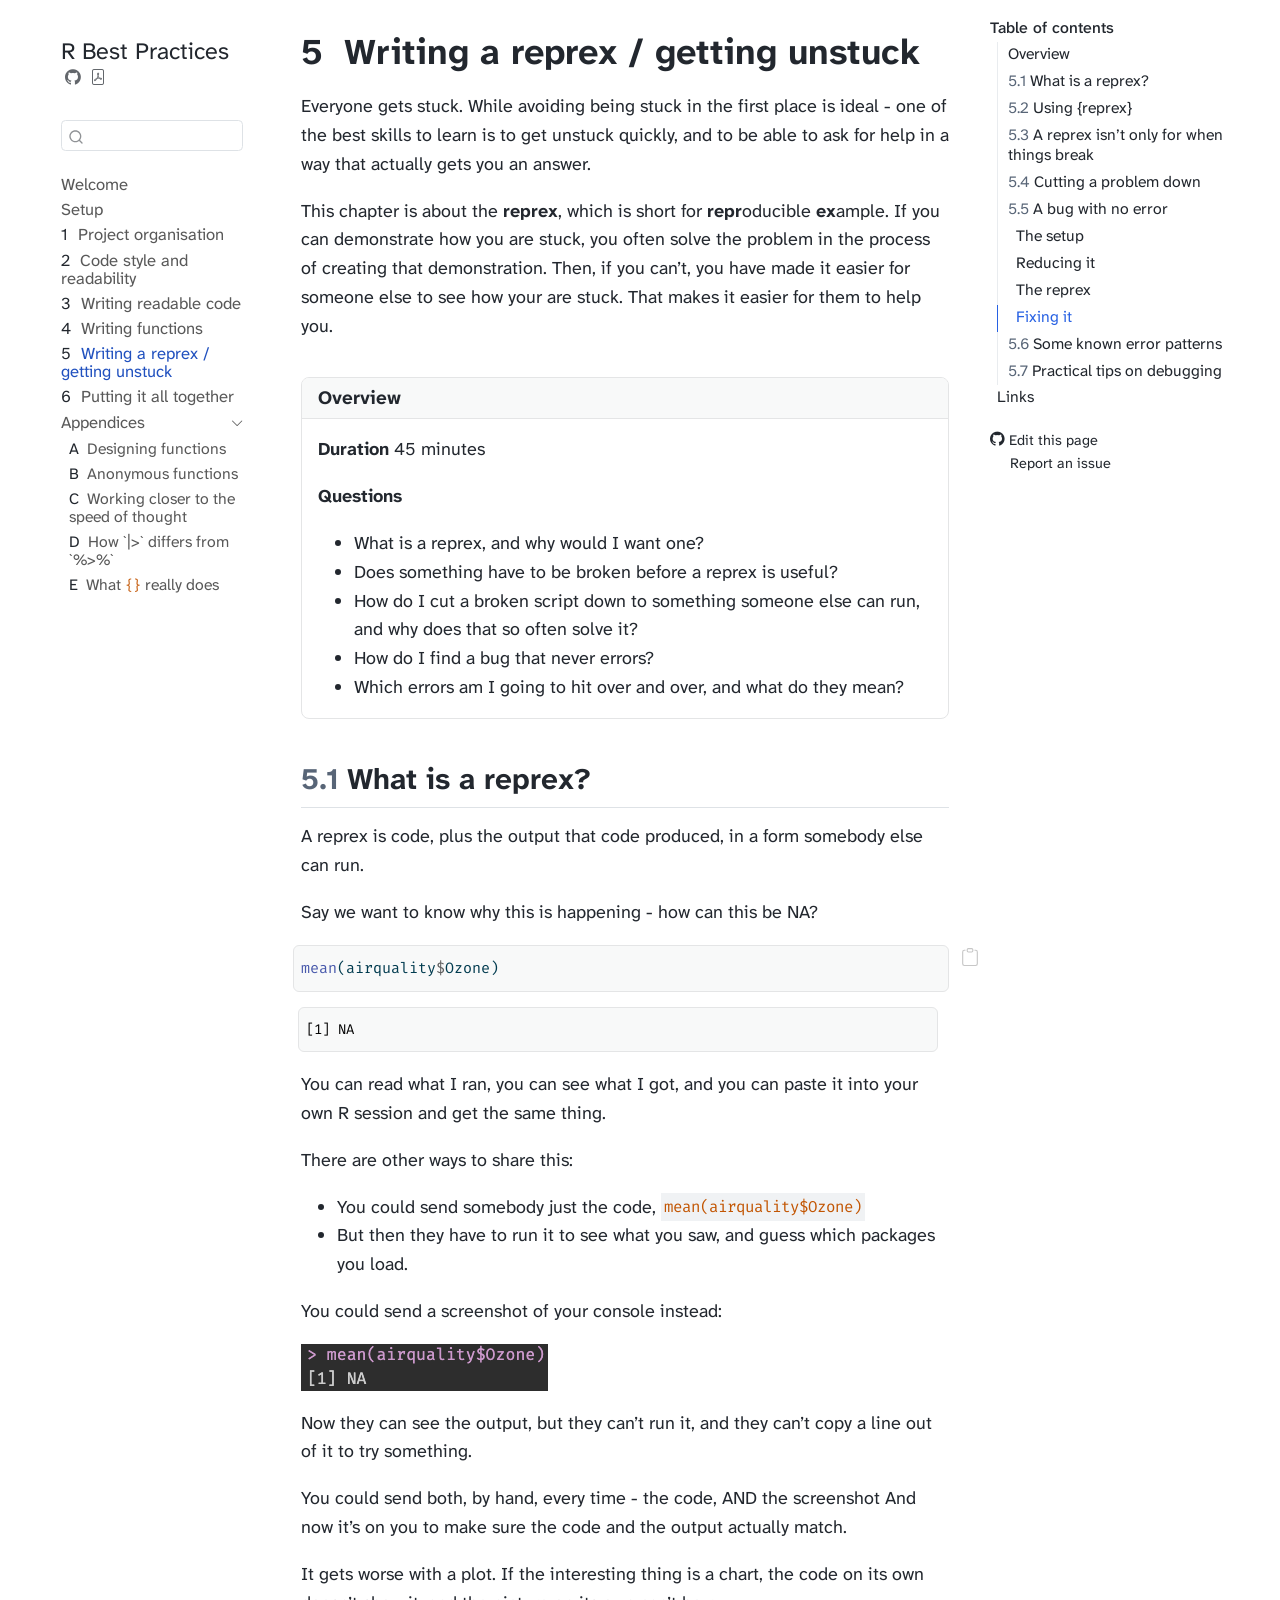
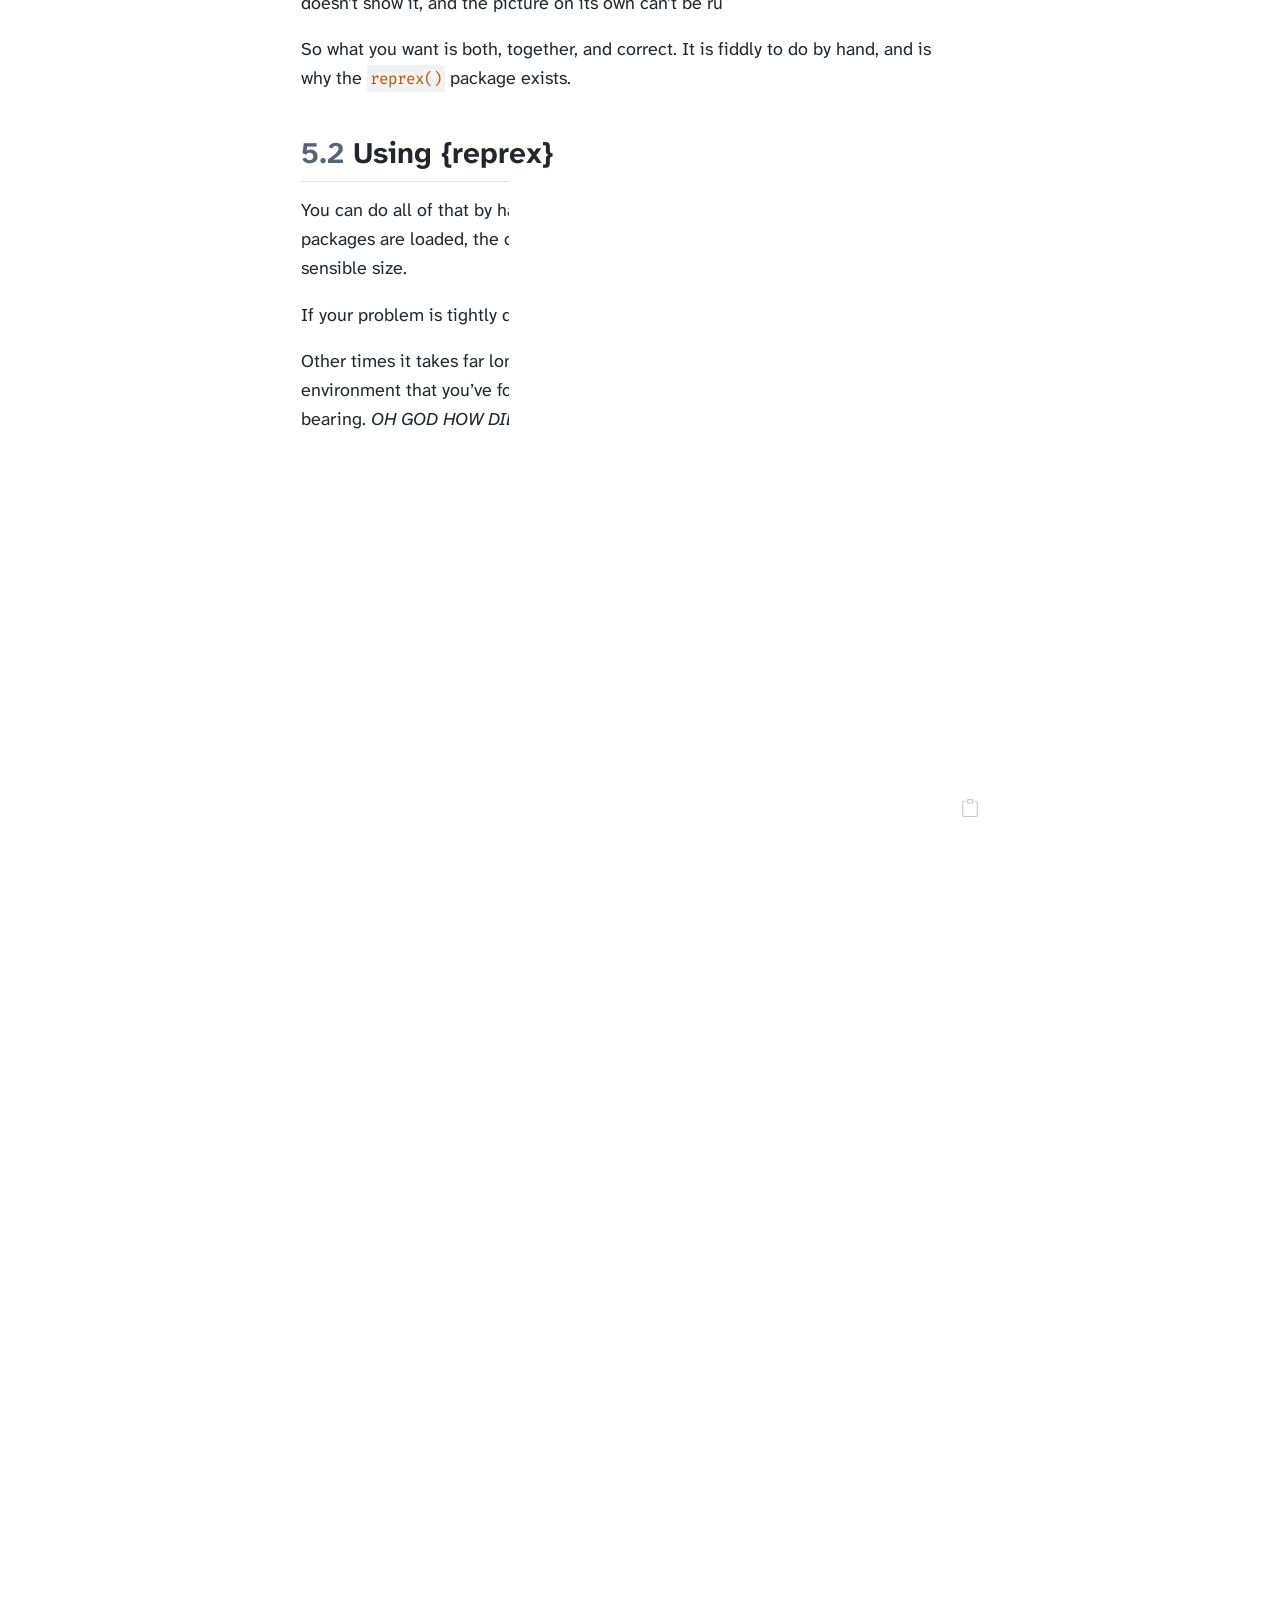
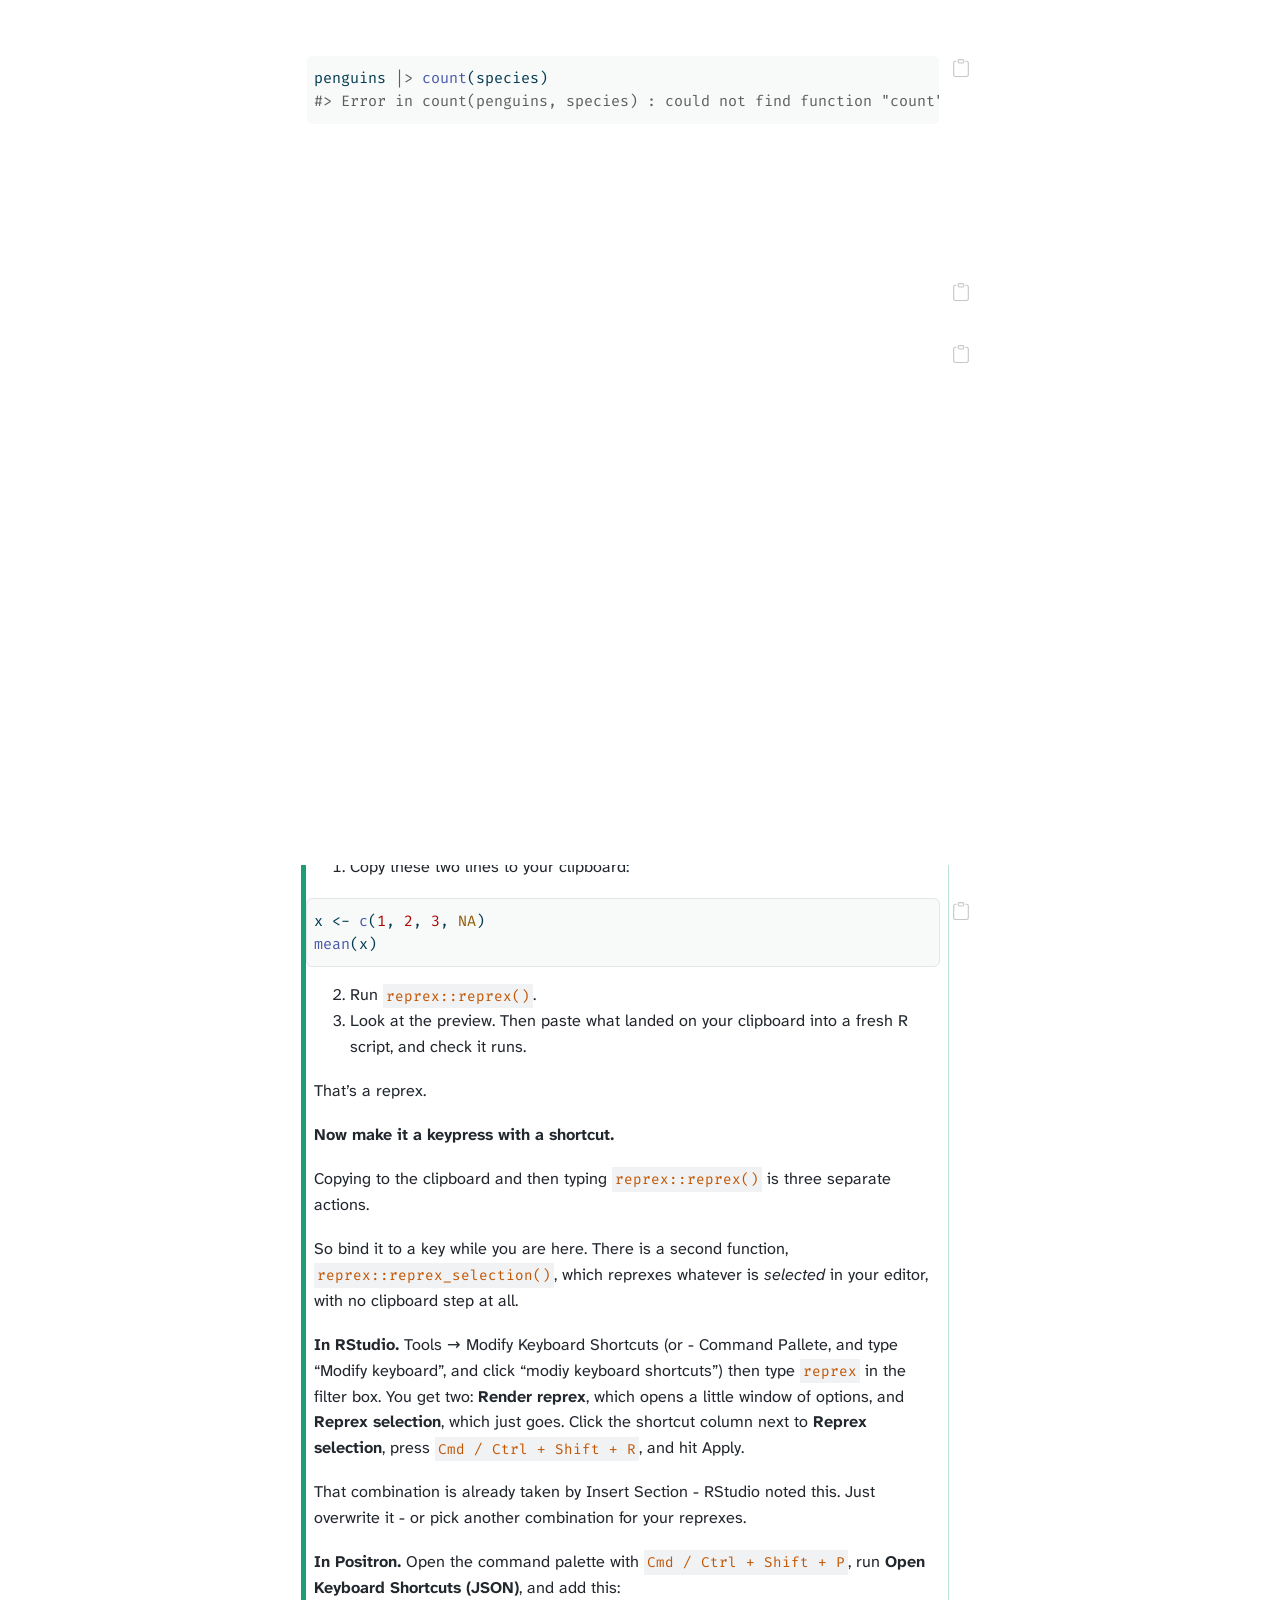
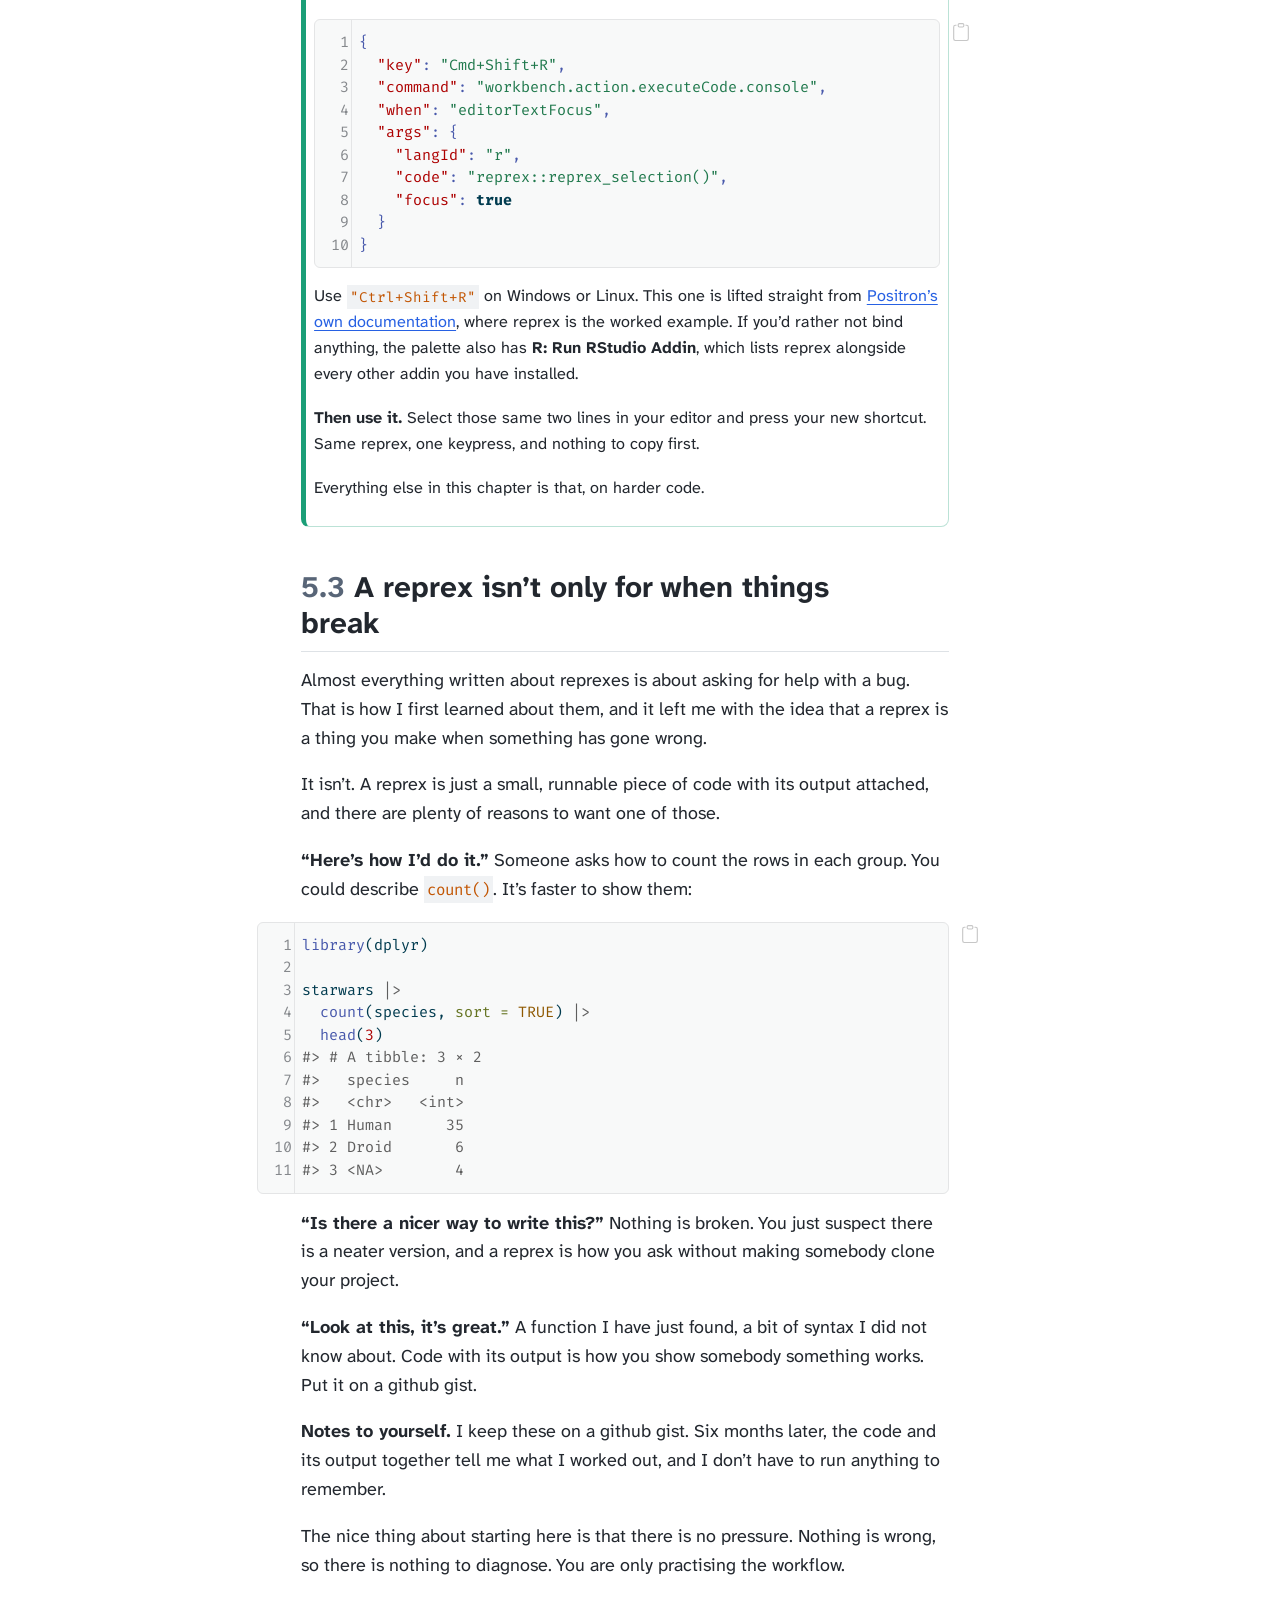
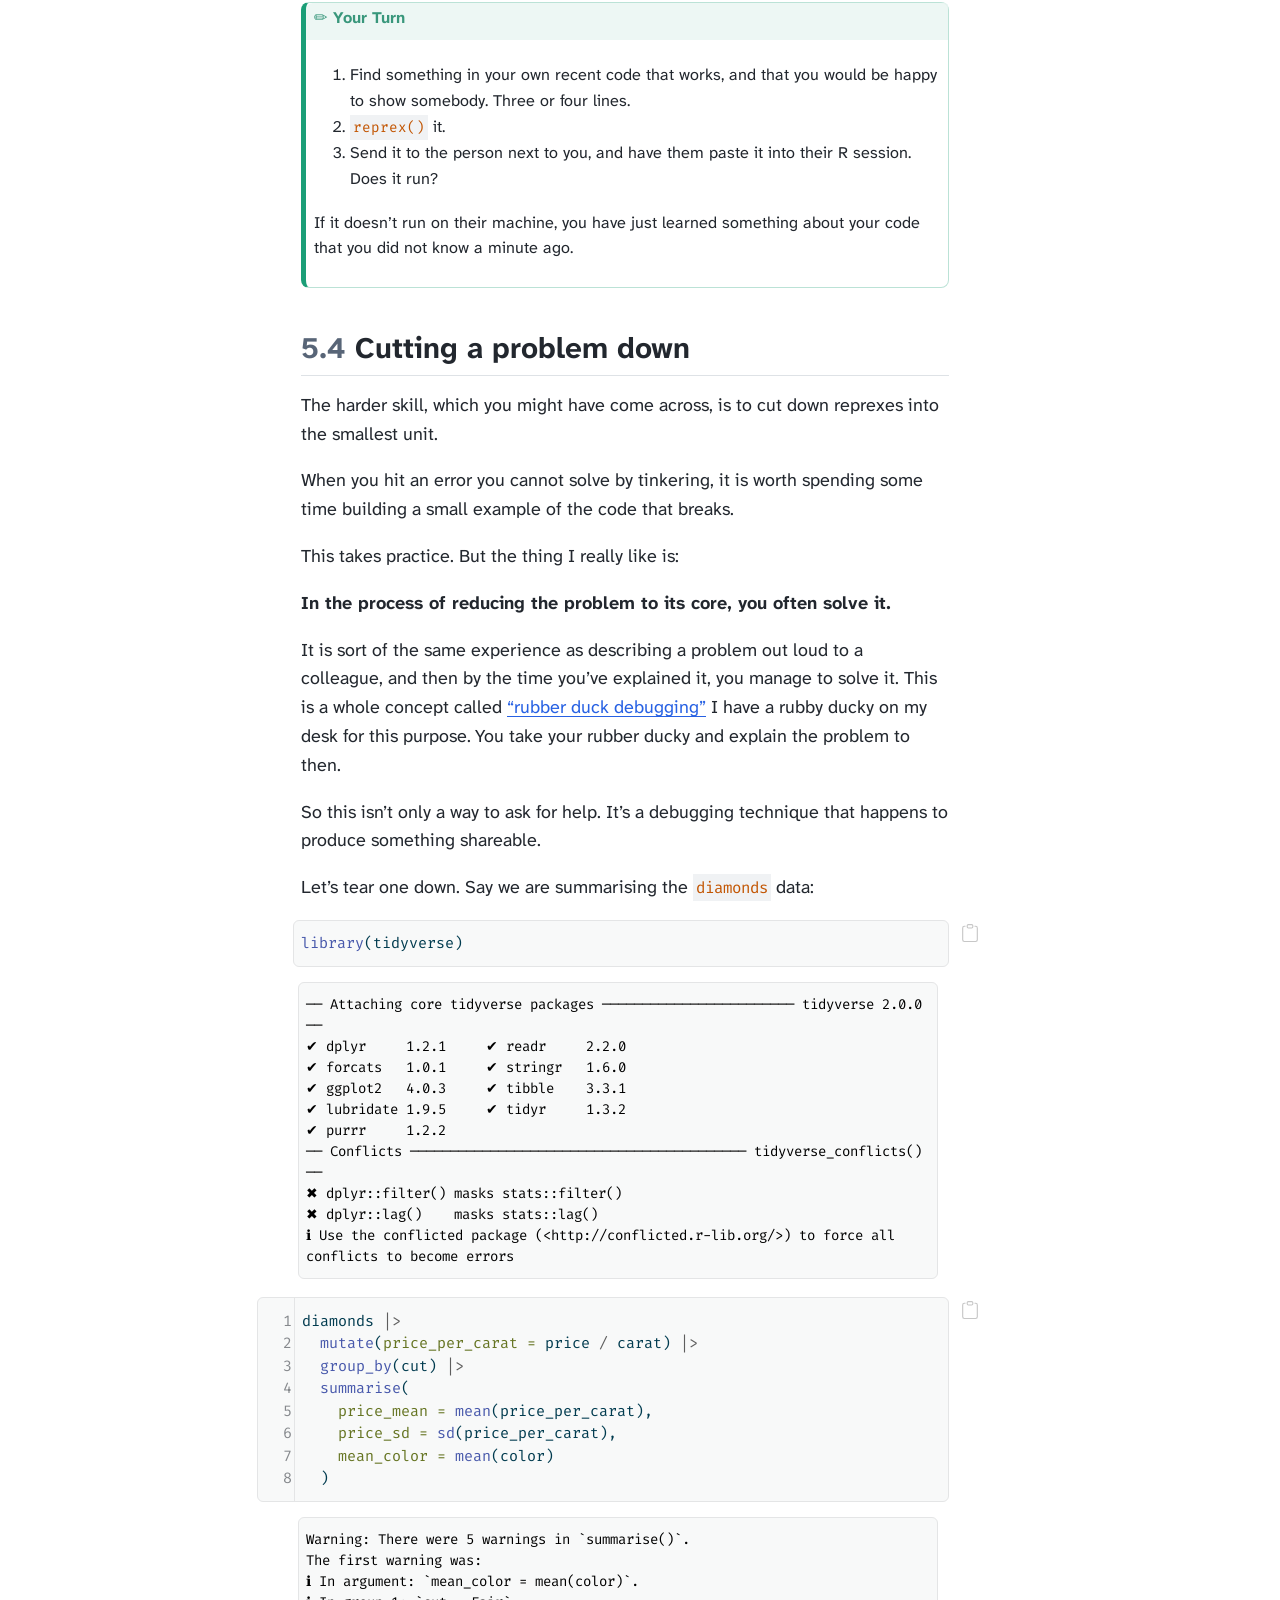
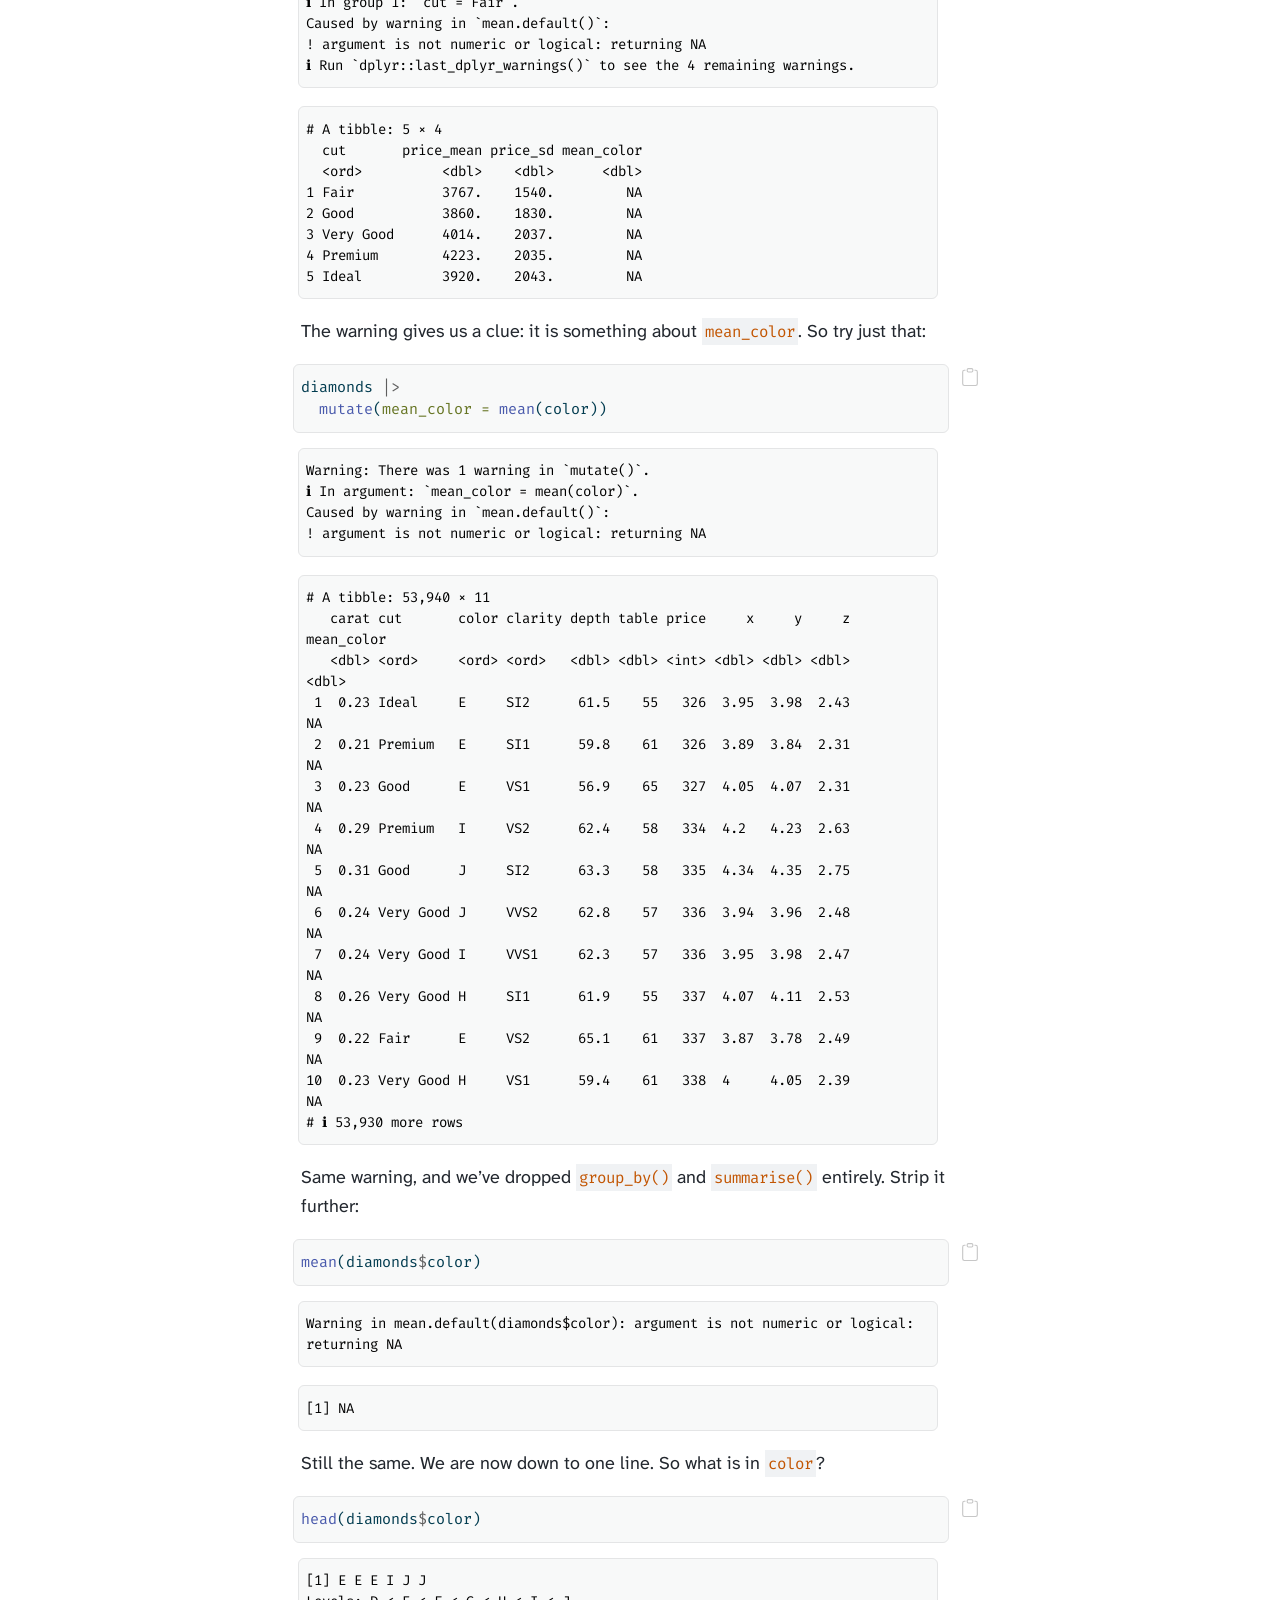
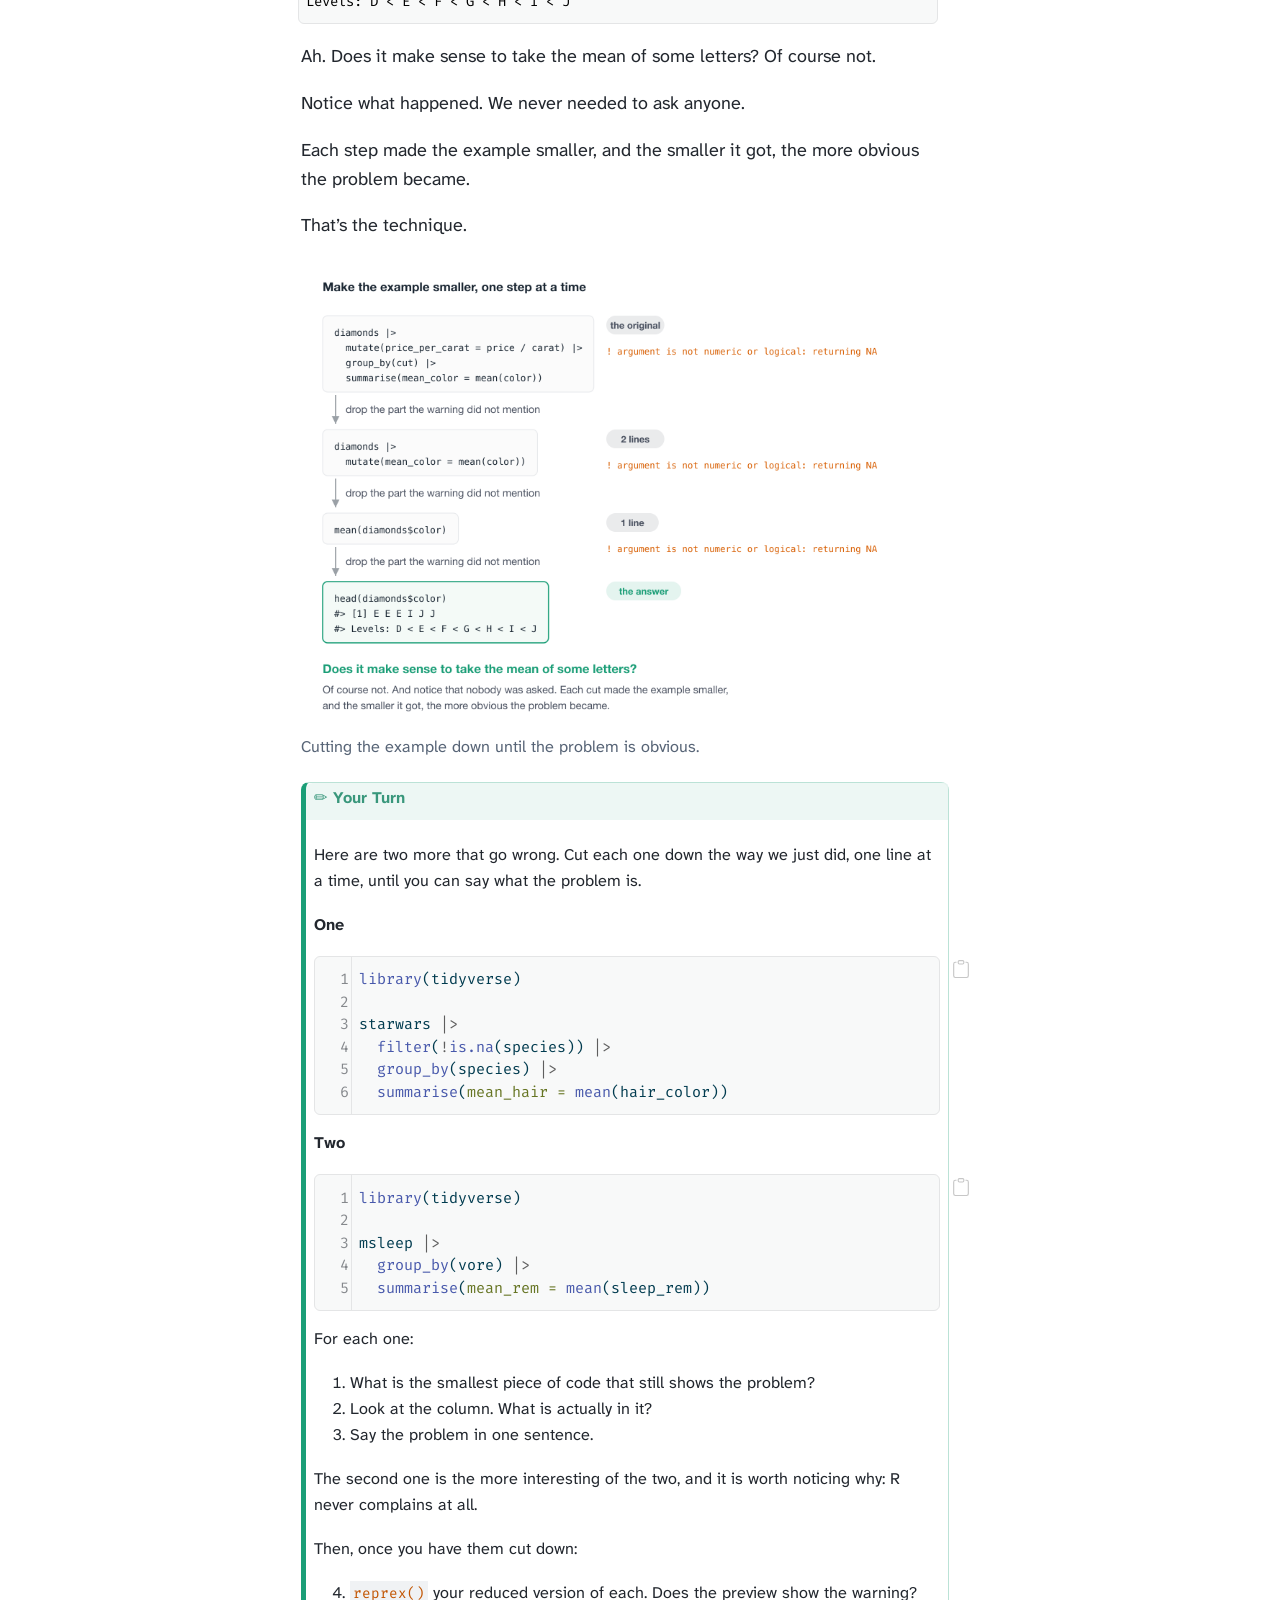
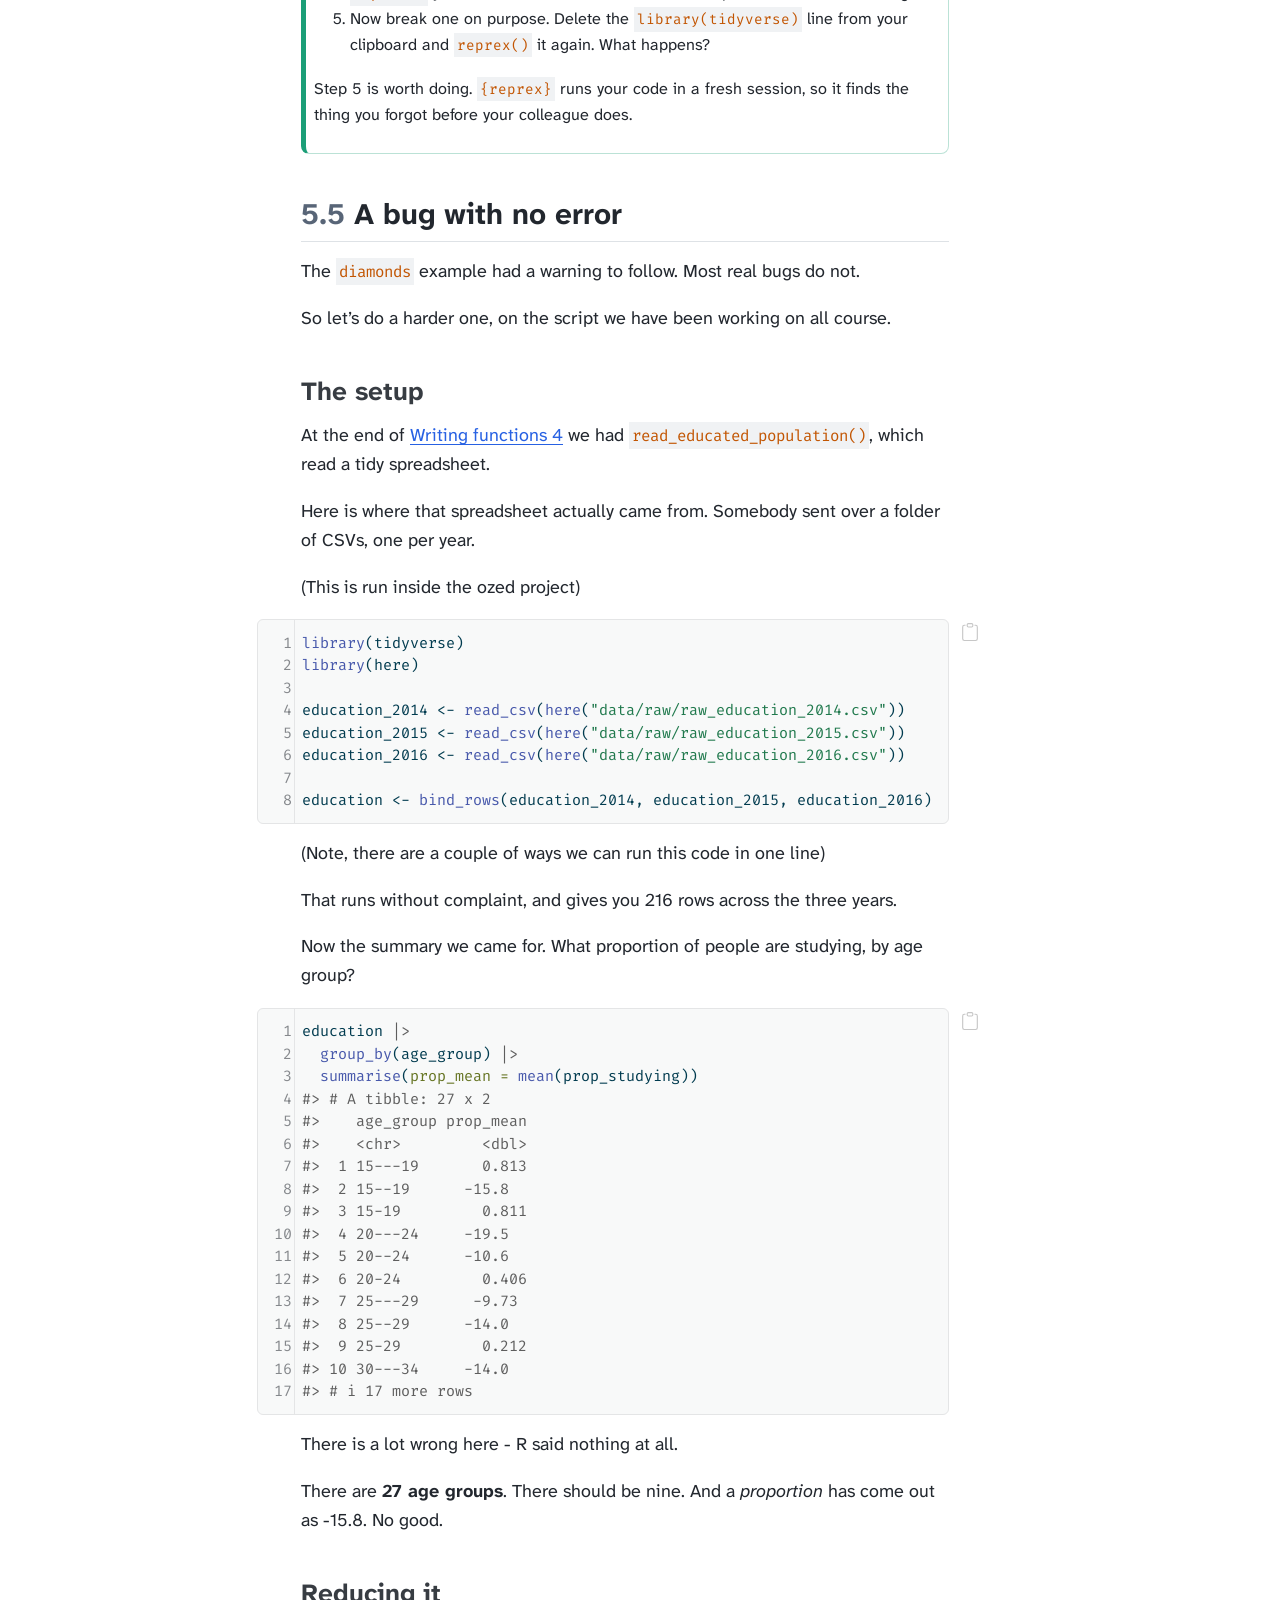
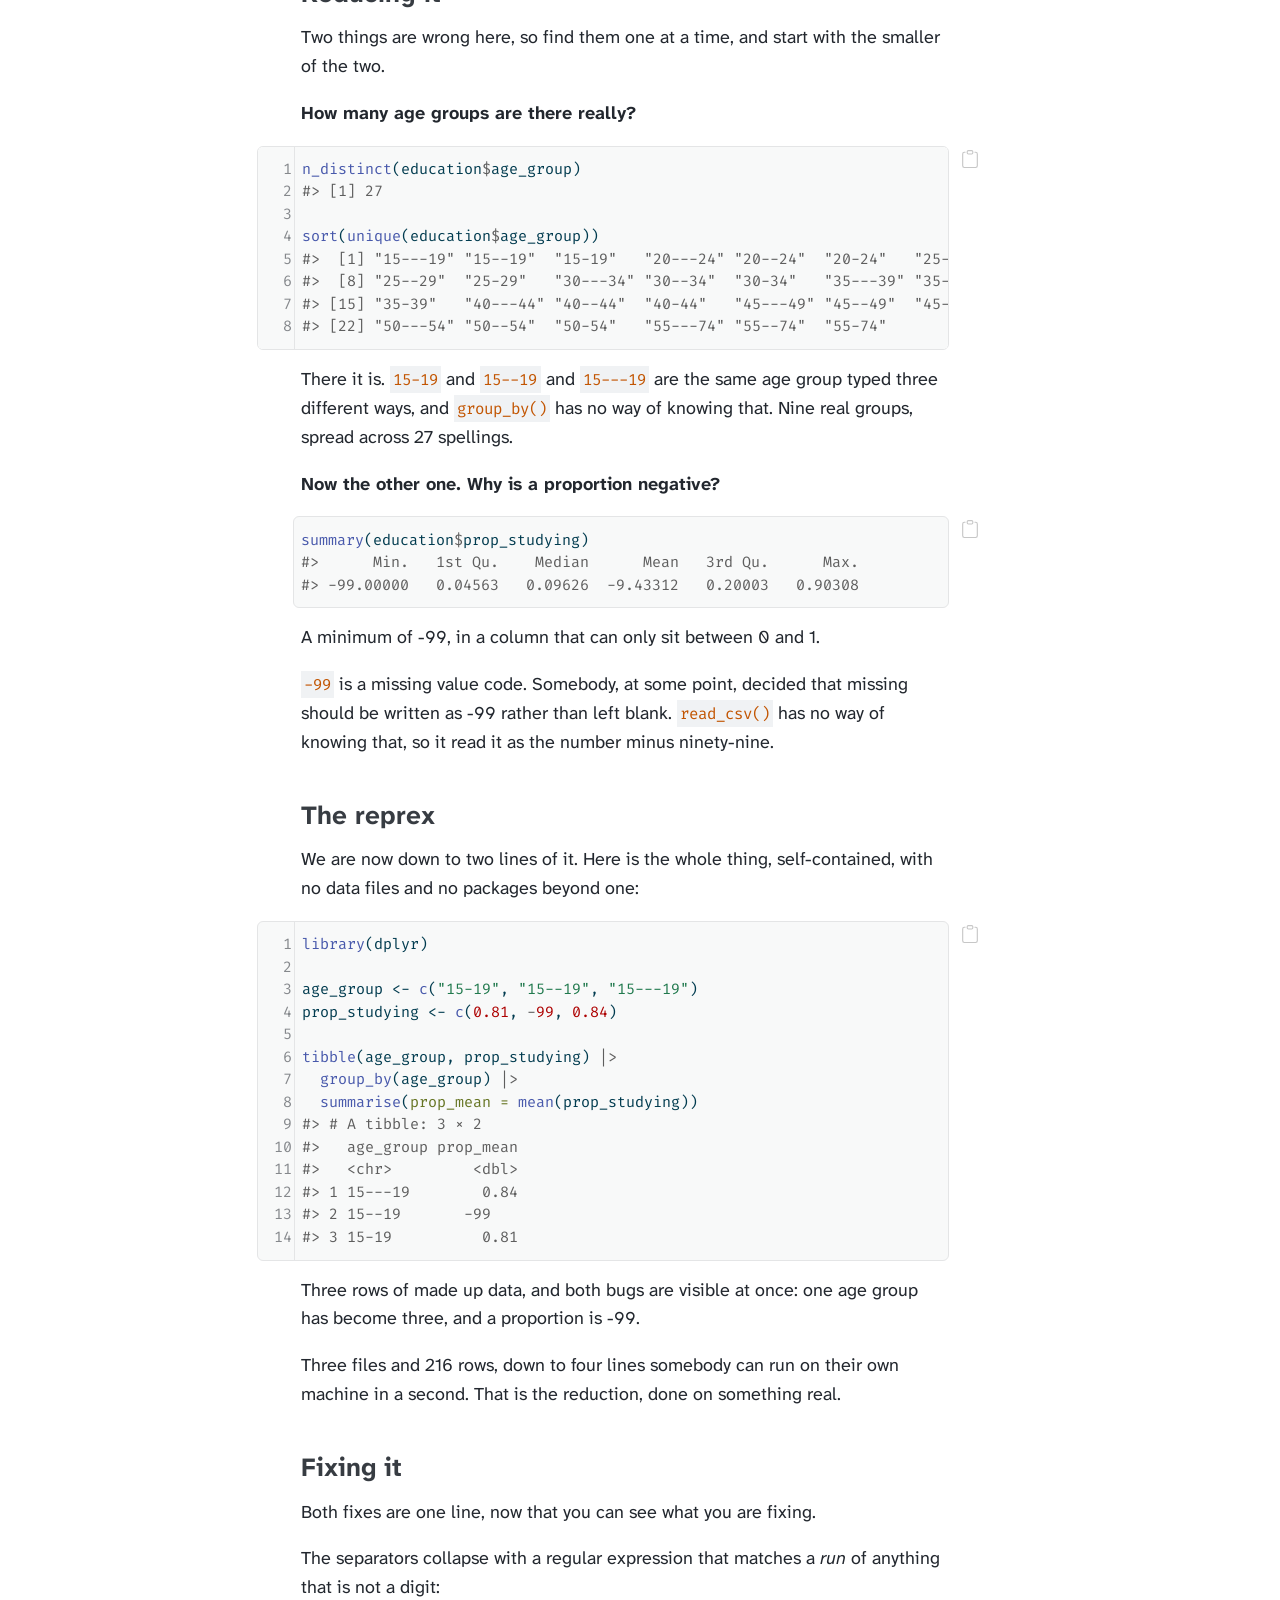
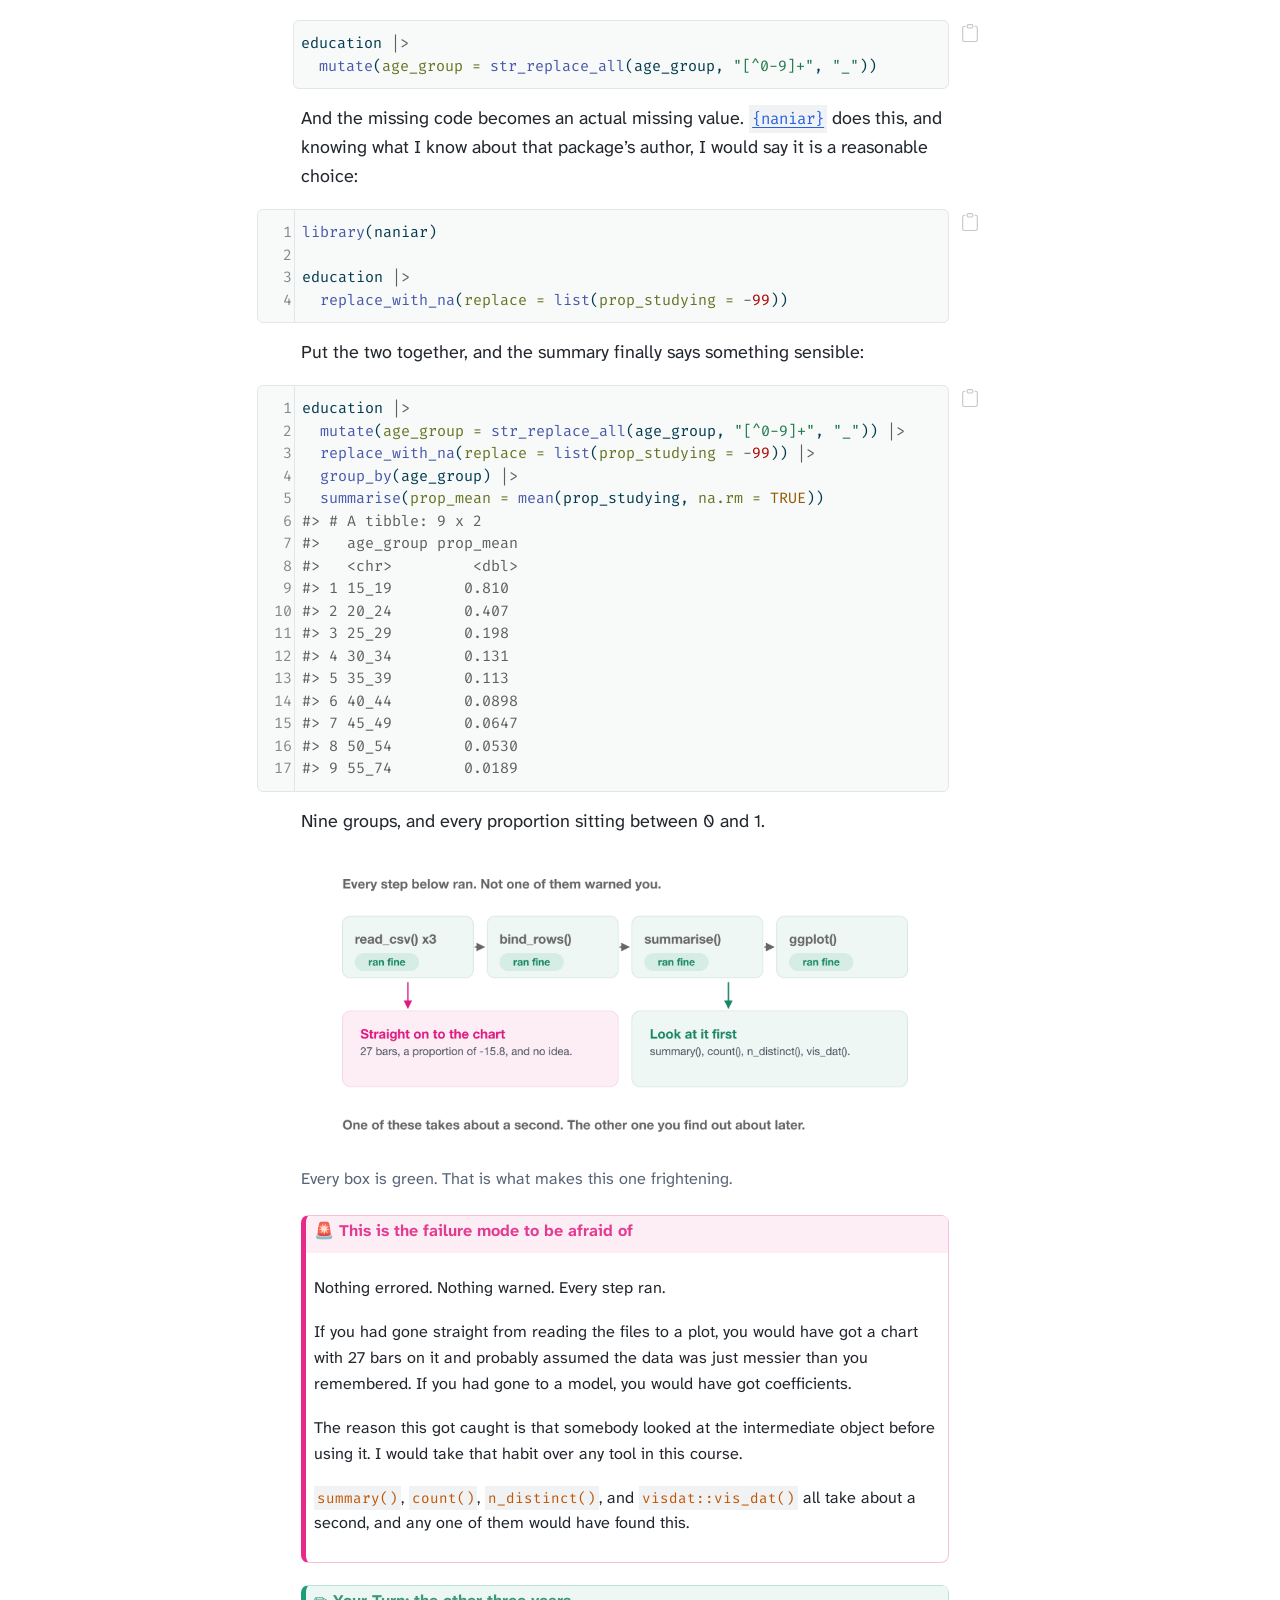
<file: writing-a-reprex-getting-unstuck.html>
<!DOCTYPE html>
<html xmlns="http://www.w3.org/1999/xhtml" lang="en" xml:lang="en"><head>

<meta charset="utf-8">
<meta name="generator" content="quarto-1.10.18">

<meta name="viewport" content="width=device-width, initial-scale=1.0, user-scalable=yes">


<title>5&nbsp; Writing a reprex / getting unstuck – R Best Practices</title>
<style>
/* Default styles provided by pandoc.
** See https://pandoc.org/MANUAL.html#variables-for-html for config info.
*/
span.smallcaps{font-variant: small-caps;}
div.columns{display: flex; gap: 1.5em;}
div.column{flex: auto;}
@media screen {
div.columns{gap: min(4vw, 1.5em);}
div.column{overflow-x: auto;}
}
div.hanging-indent{margin-left: 1.5em; text-indent: -1.5em;}
ul.task-list{list-style: none;}
ul.task-list li input[type="checkbox"] {
  width: 0.8em;
  margin: 0 0.8em 0.2em -1em; /* quarto-specific, see https://github.com/quarto-dev/quarto-cli/issues/4556 */ 
  vertical-align: middle;
}
/* CSS for syntax highlighting */
html { -webkit-text-size-adjust: 100%; }
pre > code.sourceCode { white-space: pre; position: relative; }
pre > code.sourceCode > span { display: inline-block; line-height: 1.25; }
pre > code.sourceCode > span:empty { height: 1.2em; }
.sourceCode { overflow: visible; }
code.sourceCode > span { color: inherit; text-decoration: inherit; }
div.sourceCode { margin: 1em 0; }
pre.sourceCode { margin: 0; }
@media screen {
div.sourceCode { overflow: auto; }
}
@media print {
pre > code.sourceCode { white-space: pre-wrap; }
pre > code.sourceCode > span { text-indent: -5em; padding-left: 5em; }
}
pre.numberSource code
  { counter-reset: source-line 0; }
pre.numberSource code > span
  { position: relative; left: -4em; counter-increment: source-line; }
pre.numberSource code > span > a:first-child::before
  { content: counter(source-line);
    position: relative; left: -1em; text-align: right; vertical-align: baseline;
    border: none; display: inline-block;
    -webkit-touch-callout: none; -webkit-user-select: none;
    -khtml-user-select: none; -moz-user-select: none;
    -ms-user-select: none; user-select: none;
    padding: 0 4px; width: 4em;
  }
pre.numberSource { margin-left: 3em;  padding-left: 4px; }
div.sourceCode
  {   }
@media screen {
pre > code.sourceCode > span > a:first-child::before { text-decoration: underline; }
}
</style>


<script src="site_libs/quarto-nav/quarto-nav.js"></script>
<script src="site_libs/quarto-nav/headroom.min.js"></script>
<script src="site_libs/clipboard/clipboard.min.js"></script>
<script src="site_libs/quarto-search/autocomplete.umd.js"></script>
<script src="site_libs/quarto-search/fuse.min.js"></script>
<script src="site_libs/quarto-search/quarto-search.js"></script>
<meta name="quarto:offset" content="./">
<link href="./putting-it-all-together.html" rel="next">
<link href="./writing-functions.html" rel="prev">
<script src="site_libs/quarto-html/quarto.js" type="module"></script>
<script src="site_libs/quarto-html/tabsets/tabsets.js" type="module"></script>
<script src="site_libs/quarto-html/popper.min.js"></script>
<script src="site_libs/quarto-html/tippy.umd.min.js"></script>
<script src="site_libs/quarto-html/anchor.min.js"></script>
<link href="site_libs/quarto-html/tippy.css" rel="stylesheet">
<link href="site_libs/quarto-html/quarto-syntax-highlighting-b45b7b0fa9169e986df15f1ef60a279c.css" rel="stylesheet" id="quarto-text-highlighting-styles">
<script src="site_libs/bootstrap/bootstrap.min.js"></script>
<link href="site_libs/bootstrap/bootstrap-icons.css" rel="stylesheet">
<link href="site_libs/bootstrap/bootstrap-2892f92a2cf4cf9b4e1a4840b7613af4.min.css" rel="stylesheet" append-hash="true" id="quarto-bootstrap" data-mode="light">
<script id="quarto-search-options" type="application/json">{
  "location": "sidebar",
  "copy-button": false,
  "collapse-after": 3,
  "panel-placement": "start",
  "type": "textbox",
  "limit": 50,
  "keyboard-shortcut": [
    "f",
    "/",
    "s"
  ],
  "show-item-context": false,
  "language": {
    "search-no-results-text": "No results",
    "search-matching-documents-text": "matching documents",
    "search-copy-link-title": "Copy link to search",
    "search-hide-matches-text": "Hide additional matches",
    "search-more-match-text": "more match in this document",
    "search-more-matches-text": "more matches in this document",
    "search-clear-button-title": "Clear",
    "search-text-placeholder": "",
    "search-detached-cancel-button-title": "Cancel",
    "search-submit-button-title": "Submit",
    "search-label": "Search"
  }
}</script>


</head>

<body class="nav-sidebar floating quarto-light">

<div id="quarto-search-results"></div>
  <header id="quarto-header" class="headroom fixed-top">
  <nav class="quarto-secondary-nav">
    <div class="container-fluid d-flex">
      <button type="button" class="quarto-btn-toggle btn" data-bs-toggle="collapse" role="button" data-bs-target=".quarto-sidebar-collapse-item" aria-controls="quarto-sidebar" aria-expanded="false" aria-label="Toggle sidebar navigation" onclick="if (window.quartoToggleHeadroom) { window.quartoToggleHeadroom(); }">
        <i class="bi bi-layout-text-sidebar-reverse"></i>
      </button>
        <nav class="quarto-page-breadcrumbs" aria-label="breadcrumb"><ol class="breadcrumb"><li class="breadcrumb-item"><a href="./writing-a-reprex-getting-unstuck.html"><span class="chapter-number">5</span>&nbsp; <span class="chapter-title">Writing a reprex / getting unstuck</span></a></li></ol></nav>
        <a class="flex-grow-1" role="navigation" data-bs-toggle="collapse" data-bs-target=".quarto-sidebar-collapse-item" aria-controls="quarto-sidebar" aria-expanded="false" aria-label="Toggle sidebar navigation" onclick="if (window.quartoToggleHeadroom) { window.quartoToggleHeadroom(); }">      
        </a>
      <button type="button" class="btn quarto-search-button" aria-label="Search" onclick="window.quartoOpenSearch();">
        <i class="bi bi-search"></i>
      </button>
    </div>
  </nav>
</header>
<!-- content -->
<div id="quarto-content" class="quarto-container page-columns page-rows-contents page-layout-article">
<!-- sidebar -->
  <nav id="quarto-sidebar" class="sidebar collapse collapse-horizontal quarto-sidebar-collapse-item sidebar-navigation floating overflow-auto">
    <div class="pt-lg-2 mt-2 text-left sidebar-header">
    <div class="sidebar-title mb-0 py-0">
      <a href="./">R Best Practices</a> 
        <div class="sidebar-tools-main">
    <a href="https://github.com/njtierney/rbestpractices" title="Source Code" class="quarto-navigation-tool px-1" aria-label="Source Code"><i class="bi bi-github"></i></a>
    <a href="./R-Best-Practices.pdf" title="Download PDF" class="quarto-navigation-tool px-1" aria-label="Download PDF"><i class="bi bi-file-pdf"></i></a>
</div>
    </div>
      </div>
        <div class="mt-2 flex-shrink-0 align-items-center">
        <div class="sidebar-search">
        <div id="quarto-search" class="" title="Search"></div>
        </div>
        </div>
    <div class="sidebar-menu-container"> 
    <ul class="list-unstyled mt-1">
        <li class="sidebar-item">
  <div class="sidebar-item-container"> 
  <a href="./index.html" class="sidebar-item-text sidebar-link">
 <span class="menu-text">Welcome</span></a>
  </div>
</li>
        <li class="sidebar-item">
  <div class="sidebar-item-container"> 
  <a href="./setup.html" class="sidebar-item-text sidebar-link">
 <span class="menu-text">Setup</span></a>
  </div>
</li>
        <li class="sidebar-item">
  <div class="sidebar-item-container"> 
  <a href="./project-organisation.html" class="sidebar-item-text sidebar-link">
 <span class="menu-text"><span class="chapter-number">1</span>&nbsp; <span class="chapter-title">Project organisation</span></span></a>
  </div>
</li>
        <li class="sidebar-item">
  <div class="sidebar-item-container"> 
  <a href="./code-style-and-readability.html" class="sidebar-item-text sidebar-link">
 <span class="menu-text"><span class="chapter-number">2</span>&nbsp; <span class="chapter-title">Code style and readability</span></span></a>
  </div>
</li>
        <li class="sidebar-item">
  <div class="sidebar-item-container"> 
  <a href="./writing-readable-code.html" class="sidebar-item-text sidebar-link">
 <span class="menu-text"><span class="chapter-number">3</span>&nbsp; <span class="chapter-title">Writing readable code</span></span></a>
  </div>
</li>
        <li class="sidebar-item">
  <div class="sidebar-item-container"> 
  <a href="./writing-functions.html" class="sidebar-item-text sidebar-link">
 <span class="menu-text"><span class="chapter-number">4</span>&nbsp; <span class="chapter-title">Writing functions</span></span></a>
  </div>
</li>
        <li class="sidebar-item">
  <div class="sidebar-item-container"> 
  <a href="./writing-a-reprex-getting-unstuck.html" class="sidebar-item-text sidebar-link active">
 <span class="menu-text"><span class="chapter-number">5</span>&nbsp; <span class="chapter-title">Writing a reprex / getting unstuck</span></span></a>
  </div>
</li>
        <li class="sidebar-item">
  <div class="sidebar-item-container"> 
  <a href="./putting-it-all-together.html" class="sidebar-item-text sidebar-link">
 <span class="menu-text"><span class="chapter-number">6</span>&nbsp; <span class="chapter-title">Putting it all together</span></span></a>
  </div>
</li>
        <li class="sidebar-item sidebar-item-section">
      <div class="sidebar-item-container"> 
            <a class="sidebar-item-text sidebar-link text-start" data-bs-toggle="collapse" data-bs-target="#quarto-sidebar-section-1" role="navigation" aria-expanded="true">
 <span class="menu-text">Appendices</span></a>
          <a class="sidebar-item-toggle text-start" data-bs-toggle="collapse" data-bs-target="#quarto-sidebar-section-1" role="navigation" aria-expanded="true" aria-label="Toggle section">
            <i class="bi bi-chevron-right ms-2"></i>
          </a> 
      </div>
      <ul id="quarto-sidebar-section-1" class="collapse list-unstyled sidebar-section depth1 show">  
          <li class="sidebar-item">
  <div class="sidebar-item-container"> 
  <a href="./appendix-designing-functions.html" class="sidebar-item-text sidebar-link">
 <span class="menu-text"><span class="chapter-number">A</span>&nbsp; <span class="chapter-title">Designing functions</span></span></a>
  </div>
</li>
          <li class="sidebar-item">
  <div class="sidebar-item-container"> 
  <a href="./appendix-anonymous-functions.html" class="sidebar-item-text sidebar-link">
 <span class="menu-text"><span class="chapter-number">B</span>&nbsp; <span class="chapter-title">Anonymous functions</span></span></a>
  </div>
</li>
          <li class="sidebar-item">
  <div class="sidebar-item-container"> 
  <a href="./appendix-speed-of-thought.html" class="sidebar-item-text sidebar-link">
 <span class="menu-text"><span class="chapter-number">C</span>&nbsp; <span class="chapter-title">Working closer to the speed of thought</span></span></a>
  </div>
</li>
          <li class="sidebar-item">
  <div class="sidebar-item-container"> 
  <a href="./appendix-pipes.html" class="sidebar-item-text sidebar-link">
 <span class="menu-text"><span class="chapter-number">D</span>&nbsp; <span class="chapter-title">How `|&gt;` differs from `%&gt;%`</span></span></a>
  </div>
</li>
          <li class="sidebar-item">
  <div class="sidebar-item-container"> 
  <a href="./appendix-curly-braces.html" class="sidebar-item-text sidebar-link">
 <span class="menu-text"><span class="chapter-number">E</span>&nbsp; <span class="chapter-title">What <code>{}</code> really does</span></span></a>
  </div>
</li>
      </ul>
  </li>
    </ul>
    </div>
</nav>
<div id="quarto-sidebar-glass" class="quarto-sidebar-collapse-item" data-bs-toggle="collapse" data-bs-target=".quarto-sidebar-collapse-item"></div>
<!-- margin-sidebar -->
    <div id="quarto-margin-sidebar" class="sidebar margin-sidebar">
        <nav id="TOC" role="doc-toc" class="toc-active">
    <h2 id="toc-title">Table of contents</h2>
   
  <ul>
  <li><a href="#overview" id="toc-overview" class="nav-link active" data-scroll-target="#overview">Overview</a></li>
  <li><a href="#what-is-a-reprex" id="toc-what-is-a-reprex" class="nav-link" data-scroll-target="#what-is-a-reprex"><span class="header-section-number">5.1</span> What is a reprex?</a></li>
  <li><a href="#using-reprex" id="toc-using-reprex" class="nav-link" data-scroll-target="#using-reprex"><span class="header-section-number">5.2</span> Using {reprex}</a></li>
  <li><a href="#a-reprex-isnt-only-for-when-things-break" id="toc-a-reprex-isnt-only-for-when-things-break" class="nav-link" data-scroll-target="#a-reprex-isnt-only-for-when-things-break"><span class="header-section-number">5.3</span> A reprex isn’t only for when things break</a></li>
  <li><a href="#cutting-a-problem-down" id="toc-cutting-a-problem-down" class="nav-link" data-scroll-target="#cutting-a-problem-down"><span class="header-section-number">5.4</span> Cutting a problem down</a></li>
  <li><a href="#sec-silent-bug" id="toc-sec-silent-bug" class="nav-link" data-scroll-target="#sec-silent-bug"><span class="header-section-number">5.5</span> A bug with no error</a>
  <ul class="collapse">
  <li><a href="#the-setup" id="toc-the-setup" class="nav-link" data-scroll-target="#the-setup">The setup</a></li>
  <li><a href="#reducing-it" id="toc-reducing-it" class="nav-link" data-scroll-target="#reducing-it">Reducing it</a></li>
  <li><a href="#the-reprex" id="toc-the-reprex" class="nav-link" data-scroll-target="#the-reprex">The reprex</a></li>
  <li><a href="#fixing-it" id="toc-fixing-it" class="nav-link" data-scroll-target="#fixing-it">Fixing it</a></li>
  </ul></li>
  <li><a href="#some-known-error-patterns" id="toc-some-known-error-patterns" class="nav-link" data-scroll-target="#some-known-error-patterns"><span class="header-section-number">5.6</span> Some known error patterns</a>
  <ul class="collapse">
  <li><a href="#could-not-find-function" id="toc-could-not-find-function" class="nav-link" data-scroll-target="#could-not-find-function"><code>could not find function</code></a></li>
  <li><a href="#there-is-no-package-called" id="toc-there-is-no-package-called" class="nav-link" data-scroll-target="#there-is-no-package-called"><code>there is no package called</code></a></li>
  <li><a href="#object-x-not-found" id="toc-object-x-not-found" class="nav-link" data-scroll-target="#object-x-not-found"><code>object 'x' not found</code></a></li>
  <li><a href="#object-of-type-closure-is-not-subsettable" id="toc-object-of-type-closure-is-not-subsettable" class="nav-link" data-scroll-target="#object-of-type-closure-is-not-subsettable"><code>object of type 'closure' is not subsettable</code></a></li>
  <li><a href="#operator-is-invalid-for-atomic-vectors" id="toc-operator-is-invalid-for-atomic-vectors" class="nav-link" data-scroll-target="#operator-is-invalid-for-atomic-vectors"><code>$ operator is invalid for atomic vectors</code></a></li>
  <li><a href="#cannot-open-file-...-no-such-file-or-directory" id="toc-cannot-open-file-...-no-such-file-or-directory" class="nav-link" data-scroll-target="#cannot-open-file-...-no-such-file-or-directory"><code>cannot open file ... : No such file or directory</code></a></li>
  <li><a href="#unexpected-symbol-unexpected-unexpected-end-of-input" id="toc-unexpected-symbol-unexpected-unexpected-end-of-input" class="nav-link" data-scroll-target="#unexpected-symbol-unexpected-unexpected-end-of-input"><code>unexpected symbol</code>, <code>unexpected ')'</code>, <code>unexpected end of input</code></a></li>
  <li><a href="#the-one-with-no-error-at-all" id="toc-the-one-with-no-error-at-all" class="nav-link" data-scroll-target="#the-one-with-no-error-at-all">The one with no error at all</a></li>
  </ul></li>
  <li><a href="#practical-tips-on-debugging" id="toc-practical-tips-on-debugging" class="nav-link" data-scroll-target="#practical-tips-on-debugging"><span class="header-section-number">5.7</span> Practical tips on debugging</a>
  <ul class="collapse">
  <li><a href="#keep-solving-vs-cleaning-up" id="toc-keep-solving-vs-cleaning-up" class="nav-link" data-scroll-target="#keep-solving-vs-cleaning-up">Keep solving vs cleaning up</a></li>
  </ul></li>
  <li>Links</li>
  </ul>
<div class="toc-actions"><ul><li><a href="https://github.com/njtierney/rbestpractices/edit/main/writing-a-reprex-getting-unstuck.qmd" class="toc-action"><i class="bi bi-github"></i>Edit this page</a></li><li><a href="https://github.com/njtierney/rbestpractices/issues/new" class="toc-action"><i class="bi empty"></i>Report an issue</a></li></ul></div></nav>
    </div>
<!-- main -->
<main class="content" id="quarto-document-content">

<header id="title-block-header" class="quarto-title-block default">
<div class="quarto-title">
<h1 class="title"><span class="chapter-number">5</span>&nbsp; <span class="chapter-title">Writing a reprex / getting unstuck</span></h1>
</div>



<div class="quarto-title-meta">

    
  
    
  </div>
  


</header>


<p>Everyone gets stuck. While avoiding being stuck in the first place is ideal - one of the best skills to learn is to get unstuck quickly, and to be able to ask for help in a way that actually gets you an answer.</p>
<p>This chapter is about the <strong>reprex</strong>, which is short for <strong>repr</strong>oducible <strong>ex</strong>ample. If you can demonstrate how you are stuck, you often solve the problem in the process of creating that demonstration. Then, if you can’t, you have made it easier for someone else to see how your are stuck. That makes it easier for them to help you.</p>
<section id="overview" class="level2 unnumbered overview">
<h2 class="unnumbered anchored" data-anchor-id="overview">Overview</h2>
<p><strong>Duration</strong> 45 minutes</p>
<p><strong>Questions</strong></p>
<ul>
<li>What is a reprex, and why would I want one?</li>
<li>Does something have to be broken before a reprex is useful?</li>
<li>How do I cut a broken script down to something someone else can run, and why does that so often solve it?</li>
<li>How do I find a bug that never errors?</li>
<li>Which errors am I going to hit over and over, and what do they mean?</li>
</ul>
</section>
<section id="what-is-a-reprex" class="level2" data-number="5.1">
<h2 data-number="5.1" class="anchored" data-anchor-id="what-is-a-reprex"><span class="header-section-number">5.1</span> What is a reprex?</h2>
<p>A reprex is code, plus the output that code produced, in a form somebody else can run.</p>
<p>Say we want to know why this is happening - how can this be NA?</p>
<div class="cell">
<div class="code-copy-outer-scaffold"><div class="sourceCode cell-code" id="cb1"><pre class="sourceCode numberSource r number-lines code-with-copy"><code class="sourceCode r"><span id="cb1-1"><a href="#cb1-1" aria-label="1"></a><span class="fu">mean</span>(airquality<span class="sc">$</span>Ozone)</span></code></pre></div><button title="Copy to Clipboard" class="code-copy-button"><i class="bi"></i></button></div>
<div class="cell-output cell-output-stdout">
<pre><code>[1] NA</code></pre>
</div>
</div>
<p>You can read what I ran, you can see what I got, and you can paste it into your own R session and get the same thing.</p>
<p>There are other ways to share this:</p>
<ul>
<li>You could send somebody just the code, <code>mean(airquality$Ozone)</code></li>
<li>But then they have to run it to see what you saw, and guess which packages you load.</li>
</ul>
<p>You could send a screenshot of your console instead:</p>
<p><img src="figs/reprex-show-copy-mean.png" class="img-fluid"></p>
<p>Now they can see the output, but they can’t run it, and they can’t copy a line out of it to try something.</p>
<p>You could send both, by hand, every time - the code, AND the screenshot And now it’s on you to make sure the code and the output actually match.</p>
<p>It gets worse with a plot. If the interesting thing is a chart, the code on its own doesn’t show it, and the picture on its own can’t be ru</p>
<p>So what you want is both, together, and correct. It is fiddly to do by hand, and is why the <code>reprex()</code> package exists.</p>
</section>
<section id="using-reprex" class="level2" data-number="5.2">
<h2 data-number="5.2" class="anchored" data-anchor-id="using-reprex"><span class="header-section-number">5.2</span> Using {reprex}</h2>
<p>You can do all of that by hand. You make sure the environment is clean, the right packages are loaded, the code is formatted, and any images come out at a sensible size.</p>
<p>If your problem is tightly defined that might take a couple of minutes.</p>
<p>Other times it takes far longer. Say, when you’ve got a variable sitting in your environment that you’ve forgotten how you created, and didn’t realise was load-bearing. <em>OH GOD HOW DID I EVEN DO THIS.</em> Ahem.</p>
<p>So, after some sensible swearing, you might ask:</p>
<blockquote class="blockquote">
<p>Surely there is an easy, reproducible way to make reproducible examples?</p>
</blockquote>
<p>There is: the <a href="https://reprex.tidyverse.org/"><code>{reprex}</code></a> package, by Jenny Bryan.</p>
<p>The workflow is four steps:</p>
<ol type="1">
<li>Copy your code to the clipboard.</li>
<li>Run <code>reprex()</code> and wait a moment for it to execute.</li>
<li><code>{reprex}</code> shows you an HTML preview of the code <em>and its output</em>.</li>
<li>A markdown version is placed on your clipboard, ready to paste.</li>
</ol>
<div class="code-copy-outer-scaffold"><div class="sourceCode" id="cb3"><pre class="sourceCode numberSource r number-lines code-with-copy"><code class="sourceCode r"><span id="cb3-1"><a href="#cb3-1" aria-label="1"></a>reprex<span class="sc">::</span><span class="fu">reprex</span>()</span></code></pre></div><button title="Copy to Clipboard" class="code-copy-button"><i class="bi"></i></button></div>
<p>By default the output is formatted for GitHub, which is also what you want for Slack, email, or pasting into a message to a colleague.</p>
<div class="quarto-figure quarto-figure-center">
<figure class="figure">
<p><img src="figs/reprex-fresh-session.png" class="img-fluid figure-img" style="width:100.0%" alt="Two panels side by side. On the left, your session: everything today has left lying around, listing a package loaded at nine in the morning, an object made an hour ago, and a working directory you set. An arrow labelled clipboard leads right to a second panel, a fresh R session, which has no packages, no objects, and just your code. Below both, a band showing what comes back: the code and the output it actually produced, as markdown on your clipboard."></p>
<figcaption>None of the things holding your code up exist on the other side.</figcaption>
</figure>
</div>
<div class="callout callout-style-default callout-tip callout-titled" title="Why this actually works">
<div class="callout-header d-flex align-content-center">
<div class="callout-icon-container">
<i class="callout-icon"></i>
</div>
<div class="callout-title-container flex-fill">
<span class="screen-reader-only">Tip</span>Why this actually works
</div>
</div>
<div class="callout-body-container callout-body">
<p><code>{reprex}</code> takes your copied code and runs <code>rmarkdown::render()</code> on it, <strong>in a fresh R session</strong>.</p>
<p>That’s the whole trick. It means <code>{reprex}</code> will <strong>fail hard and fail early</strong> if your example isn’t reproducible.</p>
<p>Try both of these. They work perfectly in your session, and neither survives a fresh one.</p>
<p><strong>Forgot a <code>library()</code> call.</strong> Copy this and <code>reprex()</code> it:</p>
<div class="code-copy-outer-scaffold"><div class="sourceCode" id="cb4"><pre class="sourceCode numberSource r number-lines code-with-copy"><code class="sourceCode r"><span id="cb4-1"><a href="#cb4-1" aria-label="1"></a>penguins <span class="sc">|&gt;</span> <span class="fu">count</span>(species)</span>
<span id="cb4-2"><a href="#cb4-2" aria-label="2"></a><span class="co">#&gt; Error in count(penguins, species) : could not find function "count"</span></span></code></pre></div><button title="Copy to Clipboard" class="code-copy-button"><i class="bi"></i></button></div>
<p>Obvious once you see it. Not obvious at all when you have had <code>{dplyr}</code> loaded since nine o’clock this morning.</p>
<p><strong>Relying on something you made an hour ago.</strong> Make an object, then copy only the line that uses it:</p>
<div class="code-copy-outer-scaffold"><div class="sourceCode" id="cb5"><pre class="sourceCode numberSource r number-lines code-with-copy"><code class="sourceCode r"><span id="cb5-1"><a href="#cb5-1" aria-label="1"></a>my_data <span class="ot">&lt;-</span> penguins[penguins<span class="sc">$</span>species <span class="sc">==</span> <span class="st">"Gentoo"</span>, ]</span></code></pre></div><button title="Copy to Clipboard" class="code-copy-button"><i class="bi"></i></button></div>
<div class="code-copy-outer-scaffold"><div class="sourceCode" id="cb6"><pre class="sourceCode numberSource r number-lines code-with-copy"><code class="sourceCode r"><span id="cb6-1"><a href="#cb6-1" aria-label="1"></a><span class="fu">library</span>(dplyr)</span>
<span id="cb6-2"><a href="#cb6-2" aria-label="2"></a></span>
<span id="cb6-3"><a href="#cb6-3" aria-label="3"></a>my_data <span class="sc">|&gt;</span> <span class="fu">count</span>(species)</span>
<span id="cb6-4"><a href="#cb6-4" aria-label="4"></a><span class="co">#&gt; Error: object 'my_data' not found</span></span></code></pre></div><button title="Copy to Clipboard" class="code-copy-button"><i class="bi"></i></button></div>
<p>Your session knows what <code>my_data</code> is. Nobody else’s does, and neither does the fresh one <code>{reprex}</code> starts.</p>
<p>So when <code>reprex()</code> gives you a working example, you <em>know</em> it works. Not because you were careful, but because it was run somewhere your local mess doesn’t exist.</p>
</div>
</div>
<p>And it handles plots. If your example makes a chart, the chart comes out the other side along with the code that made it, which is the bit that was hardest to do by hand.</p>
<div class="callout callout-style-default callout-note callout-titled" title="Your Turn">
<div class="callout-header d-flex align-content-center">
<div class="callout-icon-container">
<i class="callout-icon"></i>
</div>
<div class="callout-title-container flex-fill">
<span class="screen-reader-only">Note</span>Your Turn
</div>
</div>
<div class="callout-body-container callout-body">
<p>Start as small as it goes.</p>
<ol type="1">
<li>Copy these two lines to your clipboard:</li>
</ol>
<div class="code-copy-outer-scaffold"><div class="sourceCode" id="cb7"><pre class="sourceCode numberSource r number-lines code-with-copy"><code class="sourceCode r"><span id="cb7-1"><a href="#cb7-1" aria-label="1"></a>x <span class="ot">&lt;-</span> <span class="fu">c</span>(<span class="dv">1</span>, <span class="dv">2</span>, <span class="dv">3</span>, <span class="cn">NA</span>)</span>
<span id="cb7-2"><a href="#cb7-2" aria-label="2"></a><span class="fu">mean</span>(x)</span></code></pre></div><button title="Copy to Clipboard" class="code-copy-button"><i class="bi"></i></button></div>
<ol start="2" type="1">
<li>Run <code>reprex::reprex()</code>.</li>
<li>Look at the preview. Then paste what landed on your clipboard into a fresh R script, and check it runs.</li>
</ol>
<p>That’s a reprex.</p>
<p><strong>Now make it a keypress with a shortcut.</strong></p>
<p>Copying to the clipboard and then typing <code>reprex::reprex()</code> is three separate actions.</p>
<p>So bind it to a key while you are here. There is a second function, <code>reprex::reprex_selection()</code>, which reprexes whatever is <em>selected</em> in your editor, with no clipboard step at all.</p>
<p><strong>In RStudio.</strong> Tools → Modify Keyboard Shortcuts (or - Command Pallete, and type “Modify keyboard”, and click “modiy keyboard shortcuts”) then type <code>reprex</code> in the filter box. You get two: <strong>Render reprex</strong>, which opens a little window of options, and <strong>Reprex selection</strong>, which just goes. Click the shortcut column next to <strong>Reprex selection</strong>, press <code>Cmd / Ctrl + Shift + R</code>, and hit Apply.</p>
<p>That combination is already taken by Insert Section - RStudio noted this. Just overwrite it - or pick another combination for your reprexes.</p>
<p><strong>In Positron.</strong> Open the command palette with <code>Cmd / Ctrl + Shift + P</code>, run <strong>Open Keyboard Shortcuts (JSON)</strong>, and add this:</p>
<div class="code-copy-outer-scaffold"><div class="sourceCode" id="cb8"><pre class="sourceCode numberSource json number-lines code-with-copy"><code class="sourceCode json"><span id="cb8-1"><a href="#cb8-1" aria-label="1"></a><span class="fu">{</span></span>
<span id="cb8-2"><a href="#cb8-2" aria-label="2"></a>  <span class="dt">"key"</span><span class="fu">:</span> <span class="st">"Cmd+Shift+R"</span><span class="fu">,</span></span>
<span id="cb8-3"><a href="#cb8-3" aria-label="3"></a>  <span class="dt">"command"</span><span class="fu">:</span> <span class="st">"workbench.action.executeCode.console"</span><span class="fu">,</span></span>
<span id="cb8-4"><a href="#cb8-4" aria-label="4"></a>  <span class="dt">"when"</span><span class="fu">:</span> <span class="st">"editorTextFocus"</span><span class="fu">,</span></span>
<span id="cb8-5"><a href="#cb8-5" aria-label="5"></a>  <span class="dt">"args"</span><span class="fu">:</span> <span class="fu">{</span></span>
<span id="cb8-6"><a href="#cb8-6" aria-label="6"></a>    <span class="dt">"langId"</span><span class="fu">:</span> <span class="st">"r"</span><span class="fu">,</span></span>
<span id="cb8-7"><a href="#cb8-7" aria-label="7"></a>    <span class="dt">"code"</span><span class="fu">:</span> <span class="st">"reprex::reprex_selection()"</span><span class="fu">,</span></span>
<span id="cb8-8"><a href="#cb8-8" aria-label="8"></a>    <span class="dt">"focus"</span><span class="fu">:</span> <span class="kw">true</span></span>
<span id="cb8-9"><a href="#cb8-9" aria-label="9"></a>  <span class="fu">}</span></span>
<span id="cb8-10"><a href="#cb8-10" aria-label="10"></a><span class="fu">}</span></span></code></pre></div><button title="Copy to Clipboard" class="code-copy-button"><i class="bi"></i></button></div>
<p>Use <code>"Ctrl+Shift+R"</code> on Windows or Linux. This one is lifted straight from <a href="https://positron.posit.co/keyboard-shortcuts.html">Positron’s own documentation</a>, where reprex is the worked example. If you’d rather not bind anything, the palette also has <strong>R: Run RStudio Addin</strong>, which lists reprex alongside every other addin you have installed.</p>
<p><strong>Then use it.</strong> Select those same two lines in your editor and press your new shortcut. Same reprex, one keypress, and nothing to copy first.</p>
<p>Everything else in this chapter is that, on harder code.</p>
</div>
</div>
</section>
<section id="a-reprex-isnt-only-for-when-things-break" class="level2" data-number="5.3">
<h2 data-number="5.3" class="anchored" data-anchor-id="a-reprex-isnt-only-for-when-things-break"><span class="header-section-number">5.3</span> A reprex isn’t only for when things break</h2>
<p>Almost everything written about reprexes is about asking for help with a bug. That is how I first learned about them, and it left me with the idea that a reprex is a thing you make when something has gone wrong.</p>
<p>It isn’t. A reprex is just a small, runnable piece of code with its output attached, and there are plenty of reasons to want one of those.</p>
<p><strong>“Here’s how I’d do it.”</strong> Someone asks how to count the rows in each group. You could describe <code>count()</code>. It’s faster to show them:</p>
<div class="code-copy-outer-scaffold"><div class="sourceCode" id="cb9"><pre class="sourceCode numberSource r number-lines code-with-copy"><code class="sourceCode r"><span id="cb9-1"><a href="#cb9-1" aria-label="1"></a><span class="fu">library</span>(dplyr)</span>
<span id="cb9-2"><a href="#cb9-2" aria-label="2"></a></span>
<span id="cb9-3"><a href="#cb9-3" aria-label="3"></a>starwars <span class="sc">|&gt;</span></span>
<span id="cb9-4"><a href="#cb9-4" aria-label="4"></a>  <span class="fu">count</span>(species, <span class="at">sort =</span> <span class="cn">TRUE</span>) <span class="sc">|&gt;</span></span>
<span id="cb9-5"><a href="#cb9-5" aria-label="5"></a>  <span class="fu">head</span>(<span class="dv">3</span>)</span>
<span id="cb9-6"><a href="#cb9-6" aria-label="6"></a><span class="co">#&gt; # A tibble: 3 × 2</span></span>
<span id="cb9-7"><a href="#cb9-7" aria-label="7"></a><span class="co">#&gt;   species     n</span></span>
<span id="cb9-8"><a href="#cb9-8" aria-label="8"></a><span class="co">#&gt;   &lt;chr&gt;   &lt;int&gt;</span></span>
<span id="cb9-9"><a href="#cb9-9" aria-label="9"></a><span class="co">#&gt; 1 Human      35</span></span>
<span id="cb9-10"><a href="#cb9-10" aria-label="10"></a><span class="co">#&gt; 2 Droid       6</span></span>
<span id="cb9-11"><a href="#cb9-11" aria-label="11"></a><span class="co">#&gt; 3 &lt;NA&gt;        4</span></span></code></pre></div><button title="Copy to Clipboard" class="code-copy-button"><i class="bi"></i></button></div>
<p><strong>“Is there a nicer way to write this?”</strong> Nothing is broken. You just suspect there is a neater version, and a reprex is how you ask without making somebody clone your project.</p>
<p><strong>“Look at this, it’s great.”</strong> A function I have just found, a bit of syntax I did not know about. Code with its output is how you show somebody something works. Put it on a github gist.</p>
<p><strong>Notes to yourself.</strong> I keep these on a github gist. Six months later, the code and its output together tell me what I worked out, and I don’t have to run anything to remember.</p>
<p>The nice thing about starting here is that there is no pressure. Nothing is wrong, so there is nothing to diagnose. You are only practising the workflow.</p>
<div class="callout callout-style-default callout-note callout-titled" title="Your Turn">
<div class="callout-header d-flex align-content-center">
<div class="callout-icon-container">
<i class="callout-icon"></i>
</div>
<div class="callout-title-container flex-fill">
<span class="screen-reader-only">Note</span>Your Turn
</div>
</div>
<div class="callout-body-container callout-body">
<ol type="1">
<li>Find something in your own recent code that works, and that you would be happy to show somebody. Three or four lines.</li>
<li><code>reprex()</code> it.</li>
<li>Send it to the person next to you, and have them paste it into their R session. Does it run?</li>
</ol>
<p>If it doesn’t run on their machine, you have just learned something about your code that you did not know a minute ago.</p>
</div>
</div>
</section>
<section id="cutting-a-problem-down" class="level2" data-number="5.4">
<h2 data-number="5.4" class="anchored" data-anchor-id="cutting-a-problem-down"><span class="header-section-number">5.4</span> Cutting a problem down</h2>
<p>The harder skill, which you might have come across, is to cut down reprexes into the smallest unit.</p>
<p>When you hit an error you cannot solve by tinkering, it is worth spending some time building a small example of the code that breaks.</p>
<p>This takes practice. But the thing I really like is:</p>
<p><strong>In the process of reducing the problem to its core, you often solve it.</strong></p>
<p>It is sort of the same experience as describing a problem out loud to a colleague, and then by the time you’ve explained it, you manage to solve it. This is a whole concept called <a href="https://en.wikipedia.org/wiki/Rubber_duck_debugging">“rubber duck debugging”</a> I have a rubby ducky on my desk for this purpose. You take your rubber ducky and explain the problem to then.</p>
<p>So this isn’t only a way to ask for help. It’s a debugging technique that happens to produce something shareable.</p>
<p>Let’s tear one down. Say we are summarising the <code>diamonds</code> data:</p>
<div class="cell">
<div class="code-copy-outer-scaffold"><div class="sourceCode cell-code" id="cb10"><pre class="sourceCode numberSource r number-lines code-with-copy"><code class="sourceCode r"><span id="cb10-1"><a href="#cb10-1" aria-label="1"></a><span class="fu">library</span>(tidyverse)</span></code></pre></div><button title="Copy to Clipboard" class="code-copy-button"><i class="bi"></i></button></div>
<div class="cell-output cell-output-stderr">
<pre><code>── Attaching core tidyverse packages ──────────────────────── tidyverse 2.0.0 ──
✔ dplyr     1.2.1     ✔ readr     2.2.0
✔ forcats   1.0.1     ✔ stringr   1.6.0
✔ ggplot2   4.0.3     ✔ tibble    3.3.1
✔ lubridate 1.9.5     ✔ tidyr     1.3.2
✔ purrr     1.2.2     
── Conflicts ────────────────────────────────────────── tidyverse_conflicts() ──
✖ dplyr::filter() masks stats::filter()
✖ dplyr::lag()    masks stats::lag()
ℹ Use the conflicted package (&lt;http://conflicted.r-lib.org/&gt;) to force all conflicts to become errors</code></pre>
</div>
<div class="code-copy-outer-scaffold"><div class="sourceCode cell-code" id="cb12"><pre class="sourceCode numberSource r number-lines code-with-copy"><code class="sourceCode r"><span id="cb12-1"><a href="#cb12-1" aria-label="1"></a>diamonds <span class="sc">|&gt;</span></span>
<span id="cb12-2"><a href="#cb12-2" aria-label="2"></a>  <span class="fu">mutate</span>(<span class="at">price_per_carat =</span> price <span class="sc">/</span> carat) <span class="sc">|&gt;</span></span>
<span id="cb12-3"><a href="#cb12-3" aria-label="3"></a>  <span class="fu">group_by</span>(cut) <span class="sc">|&gt;</span></span>
<span id="cb12-4"><a href="#cb12-4" aria-label="4"></a>  <span class="fu">summarise</span>(</span>
<span id="cb12-5"><a href="#cb12-5" aria-label="5"></a>    <span class="at">price_mean =</span> <span class="fu">mean</span>(price_per_carat),</span>
<span id="cb12-6"><a href="#cb12-6" aria-label="6"></a>    <span class="at">price_sd =</span> <span class="fu">sd</span>(price_per_carat),</span>
<span id="cb12-7"><a href="#cb12-7" aria-label="7"></a>    <span class="at">mean_color =</span> <span class="fu">mean</span>(color)</span>
<span id="cb12-8"><a href="#cb12-8" aria-label="8"></a>  )</span></code></pre></div><button title="Copy to Clipboard" class="code-copy-button"><i class="bi"></i></button></div>
<div class="cell-output cell-output-stderr">
<pre><code>Warning: There were 5 warnings in `summarise()`.
The first warning was:
ℹ In argument: `mean_color = mean(color)`.
ℹ In group 1: `cut = Fair`.
Caused by warning in `mean.default()`:
! argument is not numeric or logical: returning NA
ℹ Run `dplyr::last_dplyr_warnings()` to see the 4 remaining warnings.</code></pre>
</div>
<div class="cell-output cell-output-stdout">
<pre><code># A tibble: 5 × 4
  cut       price_mean price_sd mean_color
  &lt;ord&gt;          &lt;dbl&gt;    &lt;dbl&gt;      &lt;dbl&gt;
1 Fair           3767.    1540.         NA
2 Good           3860.    1830.         NA
3 Very Good      4014.    2037.         NA
4 Premium        4223.    2035.         NA
5 Ideal          3920.    2043.         NA</code></pre>
</div>
</div>
<p>The warning gives us a clue: it is something about <code>mean_color</code>. So try just that:</p>
<div class="cell">
<div class="code-copy-outer-scaffold"><div class="sourceCode cell-code" id="cb15"><pre class="sourceCode numberSource r number-lines code-with-copy"><code class="sourceCode r"><span id="cb15-1"><a href="#cb15-1" aria-label="1"></a>diamonds <span class="sc">|&gt;</span></span>
<span id="cb15-2"><a href="#cb15-2" aria-label="2"></a>  <span class="fu">mutate</span>(<span class="at">mean_color =</span> <span class="fu">mean</span>(color))</span></code></pre></div><button title="Copy to Clipboard" class="code-copy-button"><i class="bi"></i></button></div>
<div class="cell-output cell-output-stderr">
<pre><code>Warning: There was 1 warning in `mutate()`.
ℹ In argument: `mean_color = mean(color)`.
Caused by warning in `mean.default()`:
! argument is not numeric or logical: returning NA</code></pre>
</div>
<div class="cell-output cell-output-stdout">
<pre><code># A tibble: 53,940 × 11
   carat cut       color clarity depth table price     x     y     z mean_color
   &lt;dbl&gt; &lt;ord&gt;     &lt;ord&gt; &lt;ord&gt;   &lt;dbl&gt; &lt;dbl&gt; &lt;int&gt; &lt;dbl&gt; &lt;dbl&gt; &lt;dbl&gt;      &lt;dbl&gt;
 1  0.23 Ideal     E     SI2      61.5    55   326  3.95  3.98  2.43         NA
 2  0.21 Premium   E     SI1      59.8    61   326  3.89  3.84  2.31         NA
 3  0.23 Good      E     VS1      56.9    65   327  4.05  4.07  2.31         NA
 4  0.29 Premium   I     VS2      62.4    58   334  4.2   4.23  2.63         NA
 5  0.31 Good      J     SI2      63.3    58   335  4.34  4.35  2.75         NA
 6  0.24 Very Good J     VVS2     62.8    57   336  3.94  3.96  2.48         NA
 7  0.24 Very Good I     VVS1     62.3    57   336  3.95  3.98  2.47         NA
 8  0.26 Very Good H     SI1      61.9    55   337  4.07  4.11  2.53         NA
 9  0.22 Fair      E     VS2      65.1    61   337  3.87  3.78  2.49         NA
10  0.23 Very Good H     VS1      59.4    61   338  4     4.05  2.39         NA
# ℹ 53,930 more rows</code></pre>
</div>
</div>
<p>Same warning, and we’ve dropped <code>group_by()</code> and <code>summarise()</code> entirely. Strip it further:</p>
<div class="cell">
<div class="code-copy-outer-scaffold"><div class="sourceCode cell-code" id="cb18"><pre class="sourceCode numberSource r number-lines code-with-copy"><code class="sourceCode r"><span id="cb18-1"><a href="#cb18-1" aria-label="1"></a><span class="fu">mean</span>(diamonds<span class="sc">$</span>color)</span></code></pre></div><button title="Copy to Clipboard" class="code-copy-button"><i class="bi"></i></button></div>
<div class="cell-output cell-output-stderr">
<pre><code>Warning in mean.default(diamonds$color): argument is not numeric or logical:
returning NA</code></pre>
</div>
<div class="cell-output cell-output-stdout">
<pre><code>[1] NA</code></pre>
</div>
</div>
<p>Still the same. We are now down to one line. So what is in <code>color</code>?</p>
<div class="cell">
<div class="code-copy-outer-scaffold"><div class="sourceCode cell-code" id="cb21"><pre class="sourceCode numberSource r number-lines code-with-copy"><code class="sourceCode r"><span id="cb21-1"><a href="#cb21-1" aria-label="1"></a><span class="fu">head</span>(diamonds<span class="sc">$</span>color)</span></code></pre></div><button title="Copy to Clipboard" class="code-copy-button"><i class="bi"></i></button></div>
<div class="cell-output cell-output-stdout">
<pre><code>[1] E E E I J J
Levels: D &lt; E &lt; F &lt; G &lt; H &lt; I &lt; J</code></pre>
</div>
</div>
<p>Ah. Does it make sense to take the mean of some letters? Of course not.</p>
<p>Notice what happened. We never needed to ask anyone.</p>
<p>Each step made the example smaller, and the smaller it got, the more obvious the problem became.</p>
<p>That’s the technique.</p>
<div class="quarto-figure quarto-figure-center">
<figure class="figure">
<p><img src="figs/reprex-reduction.png" class="img-fluid figure-img" style="width:100.0%" alt="Four steps. An eight line pipeline warns that an argument is not numeric or logical. Dropping group_by and summarise gives the same warning from two lines. Dropping mutate gives the same warning from one line. Finally, looking at the column shows it is a factor, so taking its mean was never going to work. The answer arrived without anyone being asked."></p>
<figcaption>Cutting the example down until the problem is obvious.</figcaption>
</figure>
</div>
<div class="callout callout-style-default callout-note callout-titled" title="Your Turn">
<div class="callout-header d-flex align-content-center">
<div class="callout-icon-container">
<i class="callout-icon"></i>
</div>
<div class="callout-title-container flex-fill">
<span class="screen-reader-only">Note</span>Your Turn
</div>
</div>
<div class="callout-body-container callout-body">
<p>Here are two more that go wrong. Cut each one down the way we just did, one line at a time, until you can say what the problem is.</p>
<p><strong>One</strong></p>
<div class="code-copy-outer-scaffold"><div class="sourceCode" id="cb23"><pre class="sourceCode numberSource r number-lines code-with-copy"><code class="sourceCode r"><span id="cb23-1"><a href="#cb23-1" aria-label="1"></a><span class="fu">library</span>(tidyverse)</span>
<span id="cb23-2"><a href="#cb23-2" aria-label="2"></a></span>
<span id="cb23-3"><a href="#cb23-3" aria-label="3"></a>starwars <span class="sc">|&gt;</span></span>
<span id="cb23-4"><a href="#cb23-4" aria-label="4"></a>  <span class="fu">filter</span>(<span class="sc">!</span><span class="fu">is.na</span>(species)) <span class="sc">|&gt;</span></span>
<span id="cb23-5"><a href="#cb23-5" aria-label="5"></a>  <span class="fu">group_by</span>(species) <span class="sc">|&gt;</span></span>
<span id="cb23-6"><a href="#cb23-6" aria-label="6"></a>  <span class="fu">summarise</span>(<span class="at">mean_hair =</span> <span class="fu">mean</span>(hair_color))</span></code></pre></div><button title="Copy to Clipboard" class="code-copy-button"><i class="bi"></i></button></div>
<p><strong>Two</strong></p>
<div class="code-copy-outer-scaffold"><div class="sourceCode" id="cb24"><pre class="sourceCode numberSource r number-lines code-with-copy"><code class="sourceCode r"><span id="cb24-1"><a href="#cb24-1" aria-label="1"></a><span class="fu">library</span>(tidyverse)</span>
<span id="cb24-2"><a href="#cb24-2" aria-label="2"></a></span>
<span id="cb24-3"><a href="#cb24-3" aria-label="3"></a>msleep <span class="sc">|&gt;</span></span>
<span id="cb24-4"><a href="#cb24-4" aria-label="4"></a>  <span class="fu">group_by</span>(vore) <span class="sc">|&gt;</span></span>
<span id="cb24-5"><a href="#cb24-5" aria-label="5"></a>  <span class="fu">summarise</span>(<span class="at">mean_rem =</span> <span class="fu">mean</span>(sleep_rem))</span></code></pre></div><button title="Copy to Clipboard" class="code-copy-button"><i class="bi"></i></button></div>
<p>For each one:</p>
<ol type="1">
<li>What is the smallest piece of code that still shows the problem?</li>
<li>Look at the column. What is actually in it?</li>
<li>Say the problem in one sentence.</li>
</ol>
<p>The second one is the more interesting of the two, and it is worth noticing why: R never complains at all.</p>
<p>Then, once you have them cut down:</p>
<ol start="4" type="1">
<li><code>reprex()</code> your reduced version of each. Does the preview show the warning?</li>
<li>Now break one on purpose. Delete the <code>library(tidyverse)</code> line from your clipboard and <code>reprex()</code> it again. What happens?</li>
</ol>
<p>Step 5 is worth doing. <code>{reprex}</code> runs your code in a fresh session, so it finds the thing you forgot before your colleague does.</p>
</div>
</div>
</section>
<section id="sec-silent-bug" class="level2" data-number="5.5">
<h2 data-number="5.5" class="anchored" data-anchor-id="sec-silent-bug"><span class="header-section-number">5.5</span> A bug with no error</h2>
<p>The <code>diamonds</code> example had a warning to follow. Most real bugs do not.</p>
<p>So let’s do a harder one, on the script we have been working on all course.</p>
<section id="the-setup" class="level3">
<h3 class="anchored" data-anchor-id="the-setup">The setup</h3>
<p>At the end of <a href="writing-functions.html" class="quarto-xref">Writing functions&nbsp;<span>4</span></a> we had <code>read_educated_population()</code>, which read a tidy spreadsheet.</p>
<p>Here is where that spreadsheet actually came from. Somebody sent over a folder of CSVs, one per year.</p>
<p>(This is run inside the ozed project)</p>
<div class="code-copy-outer-scaffold"><div class="sourceCode" id="cb25"><pre class="sourceCode numberSource r number-lines code-with-copy"><code class="sourceCode r"><span id="cb25-1"><a href="#cb25-1" aria-label="1"></a><span class="fu">library</span>(tidyverse)</span>
<span id="cb25-2"><a href="#cb25-2" aria-label="2"></a><span class="fu">library</span>(here)</span>
<span id="cb25-3"><a href="#cb25-3" aria-label="3"></a></span>
<span id="cb25-4"><a href="#cb25-4" aria-label="4"></a>education_2014 <span class="ot">&lt;-</span> <span class="fu">read_csv</span>(<span class="fu">here</span>(<span class="st">"data/raw/raw_education_2014.csv"</span>))</span>
<span id="cb25-5"><a href="#cb25-5" aria-label="5"></a>education_2015 <span class="ot">&lt;-</span> <span class="fu">read_csv</span>(<span class="fu">here</span>(<span class="st">"data/raw/raw_education_2015.csv"</span>))</span>
<span id="cb25-6"><a href="#cb25-6" aria-label="6"></a>education_2016 <span class="ot">&lt;-</span> <span class="fu">read_csv</span>(<span class="fu">here</span>(<span class="st">"data/raw/raw_education_2016.csv"</span>))</span>
<span id="cb25-7"><a href="#cb25-7" aria-label="7"></a></span>
<span id="cb25-8"><a href="#cb25-8" aria-label="8"></a>education <span class="ot">&lt;-</span> <span class="fu">bind_rows</span>(education_2014, education_2015, education_2016)</span></code></pre></div><button title="Copy to Clipboard" class="code-copy-button"><i class="bi"></i></button></div>
<p>(Note, there are a couple of ways we can run this code in one line)</p>
<p>That runs without complaint, and gives you 216 rows across the three years.</p>
<p>Now the summary we came for. What proportion of people are studying, by age group?</p>
<div class="code-copy-outer-scaffold"><div class="sourceCode" id="cb26"><pre class="sourceCode numberSource r number-lines code-with-copy"><code class="sourceCode r"><span id="cb26-1"><a href="#cb26-1" aria-label="1"></a>education <span class="sc">|&gt;</span></span>
<span id="cb26-2"><a href="#cb26-2" aria-label="2"></a>  <span class="fu">group_by</span>(age_group) <span class="sc">|&gt;</span></span>
<span id="cb26-3"><a href="#cb26-3" aria-label="3"></a>  <span class="fu">summarise</span>(<span class="at">prop_mean =</span> <span class="fu">mean</span>(prop_studying))</span>
<span id="cb26-4"><a href="#cb26-4" aria-label="4"></a><span class="co">#&gt; # A tibble: 27 x 2</span></span>
<span id="cb26-5"><a href="#cb26-5" aria-label="5"></a><span class="co">#&gt;    age_group prop_mean</span></span>
<span id="cb26-6"><a href="#cb26-6" aria-label="6"></a><span class="co">#&gt;    &lt;chr&gt;         &lt;dbl&gt;</span></span>
<span id="cb26-7"><a href="#cb26-7" aria-label="7"></a><span class="co">#&gt;  1 15---19       0.813</span></span>
<span id="cb26-8"><a href="#cb26-8" aria-label="8"></a><span class="co">#&gt;  2 15--19      -15.8</span></span>
<span id="cb26-9"><a href="#cb26-9" aria-label="9"></a><span class="co">#&gt;  3 15-19         0.811</span></span>
<span id="cb26-10"><a href="#cb26-10" aria-label="10"></a><span class="co">#&gt;  4 20---24     -19.5</span></span>
<span id="cb26-11"><a href="#cb26-11" aria-label="11"></a><span class="co">#&gt;  5 20--24      -10.6</span></span>
<span id="cb26-12"><a href="#cb26-12" aria-label="12"></a><span class="co">#&gt;  6 20-24         0.406</span></span>
<span id="cb26-13"><a href="#cb26-13" aria-label="13"></a><span class="co">#&gt;  7 25---29      -9.73</span></span>
<span id="cb26-14"><a href="#cb26-14" aria-label="14"></a><span class="co">#&gt;  8 25--29      -14.0</span></span>
<span id="cb26-15"><a href="#cb26-15" aria-label="15"></a><span class="co">#&gt;  9 25-29         0.212</span></span>
<span id="cb26-16"><a href="#cb26-16" aria-label="16"></a><span class="co">#&gt; 10 30---34     -14.0</span></span>
<span id="cb26-17"><a href="#cb26-17" aria-label="17"></a><span class="co">#&gt; # i 17 more rows</span></span></code></pre></div><button title="Copy to Clipboard" class="code-copy-button"><i class="bi"></i></button></div>
<p>There is a lot wrong here - R said nothing at all.</p>
<p>There are <strong>27 age groups</strong>. There should be nine. And a <em>proportion</em> has come out as -15.8. No good.</p>
</section>
<section id="reducing-it" class="level3">
<h3 class="anchored" data-anchor-id="reducing-it">Reducing it</h3>
<p>Two things are wrong here, so find them one at a time, and start with the smaller of the two.</p>
<p><strong>How many age groups are there really?</strong></p>
<div class="code-copy-outer-scaffold"><div class="sourceCode" id="cb27"><pre class="sourceCode numberSource r number-lines code-with-copy"><code class="sourceCode r"><span id="cb27-1"><a href="#cb27-1" aria-label="1"></a><span class="fu">n_distinct</span>(education<span class="sc">$</span>age_group)</span>
<span id="cb27-2"><a href="#cb27-2" aria-label="2"></a><span class="co">#&gt; [1] 27</span></span>
<span id="cb27-3"><a href="#cb27-3" aria-label="3"></a></span>
<span id="cb27-4"><a href="#cb27-4" aria-label="4"></a><span class="fu">sort</span>(<span class="fu">unique</span>(education<span class="sc">$</span>age_group))</span>
<span id="cb27-5"><a href="#cb27-5" aria-label="5"></a><span class="co">#&gt;  [1] "15---19" "15--19"  "15-19"   "20---24" "20--24"  "20-24"   "25---29"</span></span>
<span id="cb27-6"><a href="#cb27-6" aria-label="6"></a><span class="co">#&gt;  [8] "25--29"  "25-29"   "30---34" "30--34"  "30-34"   "35---39" "35--39"</span></span>
<span id="cb27-7"><a href="#cb27-7" aria-label="7"></a><span class="co">#&gt; [15] "35-39"   "40---44" "40--44"  "40-44"   "45---49" "45--49"  "45-49"</span></span>
<span id="cb27-8"><a href="#cb27-8" aria-label="8"></a><span class="co">#&gt; [22] "50---54" "50--54"  "50-54"   "55---74" "55--74"  "55-74"</span></span></code></pre></div><button title="Copy to Clipboard" class="code-copy-button"><i class="bi"></i></button></div>
<p>There it is. <code>15-19</code> and <code>15--19</code> and <code>15---19</code> are the same age group typed three different ways, and <code>group_by()</code> has no way of knowing that. Nine real groups, spread across 27 spellings.</p>
<p><strong>Now the other one. Why is a proportion negative?</strong></p>
<div class="code-copy-outer-scaffold"><div class="sourceCode" id="cb28"><pre class="sourceCode numberSource r number-lines code-with-copy"><code class="sourceCode r"><span id="cb28-1"><a href="#cb28-1" aria-label="1"></a><span class="fu">summary</span>(education<span class="sc">$</span>prop_studying)</span>
<span id="cb28-2"><a href="#cb28-2" aria-label="2"></a><span class="co">#&gt;      Min.   1st Qu.    Median      Mean   3rd Qu.      Max.</span></span>
<span id="cb28-3"><a href="#cb28-3" aria-label="3"></a><span class="co">#&gt; -99.00000   0.04563   0.09626  -9.43312   0.20003   0.90308</span></span></code></pre></div><button title="Copy to Clipboard" class="code-copy-button"><i class="bi"></i></button></div>
<p>A minimum of -99, in a column that can only sit between 0 and 1.</p>
<p><code>-99</code> is a missing value code. Somebody, at some point, decided that missing should be written as -99 rather than left blank. <code>read_csv()</code> has no way of knowing that, so it read it as the number minus ninety-nine.</p>
</section>
<section id="the-reprex" class="level3">
<h3 class="anchored" data-anchor-id="the-reprex">The reprex</h3>
<p>We are now down to two lines of it. Here is the whole thing, self-contained, with no data files and no packages beyond one:</p>
<div class="code-copy-outer-scaffold"><div class="sourceCode" id="cb29"><pre class="sourceCode numberSource r number-lines code-with-copy"><code class="sourceCode r"><span id="cb29-1"><a href="#cb29-1" aria-label="1"></a><span class="fu">library</span>(dplyr)</span>
<span id="cb29-2"><a href="#cb29-2" aria-label="2"></a></span>
<span id="cb29-3"><a href="#cb29-3" aria-label="3"></a>age_group <span class="ot">&lt;-</span> <span class="fu">c</span>(<span class="st">"15-19"</span>, <span class="st">"15--19"</span>, <span class="st">"15---19"</span>)</span>
<span id="cb29-4"><a href="#cb29-4" aria-label="4"></a>prop_studying <span class="ot">&lt;-</span> <span class="fu">c</span>(<span class="fl">0.81</span>, <span class="sc">-</span><span class="dv">99</span>, <span class="fl">0.84</span>)</span>
<span id="cb29-5"><a href="#cb29-5" aria-label="5"></a></span>
<span id="cb29-6"><a href="#cb29-6" aria-label="6"></a><span class="fu">tibble</span>(age_group, prop_studying) <span class="sc">|&gt;</span></span>
<span id="cb29-7"><a href="#cb29-7" aria-label="7"></a>  <span class="fu">group_by</span>(age_group) <span class="sc">|&gt;</span></span>
<span id="cb29-8"><a href="#cb29-8" aria-label="8"></a>  <span class="fu">summarise</span>(<span class="at">prop_mean =</span> <span class="fu">mean</span>(prop_studying))</span>
<span id="cb29-9"><a href="#cb29-9" aria-label="9"></a><span class="co">#&gt; # A tibble: 3 × 2</span></span>
<span id="cb29-10"><a href="#cb29-10" aria-label="10"></a><span class="co">#&gt;   age_group prop_mean</span></span>
<span id="cb29-11"><a href="#cb29-11" aria-label="11"></a><span class="co">#&gt;   &lt;chr&gt;         &lt;dbl&gt;</span></span>
<span id="cb29-12"><a href="#cb29-12" aria-label="12"></a><span class="co">#&gt; 1 15---19        0.84</span></span>
<span id="cb29-13"><a href="#cb29-13" aria-label="13"></a><span class="co">#&gt; 2 15--19       -99</span></span>
<span id="cb29-14"><a href="#cb29-14" aria-label="14"></a><span class="co">#&gt; 3 15-19          0.81</span></span></code></pre></div><button title="Copy to Clipboard" class="code-copy-button"><i class="bi"></i></button></div>
<p>Three rows of made up data, and both bugs are visible at once: one age group has become three, and a proportion is -99.</p>
<p>Three files and 216 rows, down to four lines somebody can run on their own machine in a second. That is the reduction, done on something real.</p>
</section>
<section id="fixing-it" class="level3">
<h3 class="anchored" data-anchor-id="fixing-it">Fixing it</h3>
<p>Both fixes are one line, now that you can see what you are fixing.</p>
<p>The separators collapse with a regular expression that matches a <em>run</em> of anything that is not a digit:</p>
<div class="code-copy-outer-scaffold"><div class="sourceCode" id="cb30"><pre class="sourceCode numberSource r number-lines code-with-copy"><code class="sourceCode r"><span id="cb30-1"><a href="#cb30-1" aria-label="1"></a>education <span class="sc">|&gt;</span></span>
<span id="cb30-2"><a href="#cb30-2" aria-label="2"></a>  <span class="fu">mutate</span>(<span class="at">age_group =</span> <span class="fu">str_replace_all</span>(age_group, <span class="st">"[^0-9]+"</span>, <span class="st">"_"</span>))</span></code></pre></div><button title="Copy to Clipboard" class="code-copy-button"><i class="bi"></i></button></div>
<!-- NOTE: code practice up to here -->
<p>And the missing code becomes an actual missing value. <a href="https://naniar.njtierney.com/"><code>{naniar}</code></a> does this, and knowing what I know about that package’s author, I would say it is a reasonable choice:</p>
<div class="code-copy-outer-scaffold"><div class="sourceCode" id="cb31"><pre class="sourceCode numberSource r number-lines code-with-copy"><code class="sourceCode r"><span id="cb31-1"><a href="#cb31-1" aria-label="1"></a><span class="fu">library</span>(naniar)</span>
<span id="cb31-2"><a href="#cb31-2" aria-label="2"></a></span>
<span id="cb31-3"><a href="#cb31-3" aria-label="3"></a>education <span class="sc">|&gt;</span></span>
<span id="cb31-4"><a href="#cb31-4" aria-label="4"></a>  <span class="fu">replace_with_na</span>(<span class="at">replace =</span> <span class="fu">list</span>(<span class="at">prop_studying =</span> <span class="sc">-</span><span class="dv">99</span>))</span></code></pre></div><button title="Copy to Clipboard" class="code-copy-button"><i class="bi"></i></button></div>
<p>Put the two together, and the summary finally says something sensible:</p>
<div class="code-copy-outer-scaffold"><div class="sourceCode" id="cb32"><pre class="sourceCode numberSource r number-lines code-with-copy"><code class="sourceCode r"><span id="cb32-1"><a href="#cb32-1" aria-label="1"></a>education <span class="sc">|&gt;</span></span>
<span id="cb32-2"><a href="#cb32-2" aria-label="2"></a>  <span class="fu">mutate</span>(<span class="at">age_group =</span> <span class="fu">str_replace_all</span>(age_group, <span class="st">"[^0-9]+"</span>, <span class="st">"_"</span>)) <span class="sc">|&gt;</span></span>
<span id="cb32-3"><a href="#cb32-3" aria-label="3"></a>  <span class="fu">replace_with_na</span>(<span class="at">replace =</span> <span class="fu">list</span>(<span class="at">prop_studying =</span> <span class="sc">-</span><span class="dv">99</span>)) <span class="sc">|&gt;</span></span>
<span id="cb32-4"><a href="#cb32-4" aria-label="4"></a>  <span class="fu">group_by</span>(age_group) <span class="sc">|&gt;</span></span>
<span id="cb32-5"><a href="#cb32-5" aria-label="5"></a>  <span class="fu">summarise</span>(<span class="at">prop_mean =</span> <span class="fu">mean</span>(prop_studying, <span class="at">na.rm =</span> <span class="cn">TRUE</span>))</span>
<span id="cb32-6"><a href="#cb32-6" aria-label="6"></a><span class="co">#&gt; # A tibble: 9 x 2</span></span>
<span id="cb32-7"><a href="#cb32-7" aria-label="7"></a><span class="co">#&gt;   age_group prop_mean</span></span>
<span id="cb32-8"><a href="#cb32-8" aria-label="8"></a><span class="co">#&gt;   &lt;chr&gt;         &lt;dbl&gt;</span></span>
<span id="cb32-9"><a href="#cb32-9" aria-label="9"></a><span class="co">#&gt; 1 15_19        0.810</span></span>
<span id="cb32-10"><a href="#cb32-10" aria-label="10"></a><span class="co">#&gt; 2 20_24        0.407</span></span>
<span id="cb32-11"><a href="#cb32-11" aria-label="11"></a><span class="co">#&gt; 3 25_29        0.198</span></span>
<span id="cb32-12"><a href="#cb32-12" aria-label="12"></a><span class="co">#&gt; 4 30_34        0.131</span></span>
<span id="cb32-13"><a href="#cb32-13" aria-label="13"></a><span class="co">#&gt; 5 35_39        0.113</span></span>
<span id="cb32-14"><a href="#cb32-14" aria-label="14"></a><span class="co">#&gt; 6 40_44        0.0898</span></span>
<span id="cb32-15"><a href="#cb32-15" aria-label="15"></a><span class="co">#&gt; 7 45_49        0.0647</span></span>
<span id="cb32-16"><a href="#cb32-16" aria-label="16"></a><span class="co">#&gt; 8 50_54        0.0530</span></span>
<span id="cb32-17"><a href="#cb32-17" aria-label="17"></a><span class="co">#&gt; 9 55_74        0.0189</span></span></code></pre></div><button title="Copy to Clipboard" class="code-copy-button"><i class="bi"></i></button></div>
<p>Nine groups, and every proportion sitting between 0 and 1.</p>
<div class="quarto-figure quarto-figure-center">
<figure class="figure">
<p><img src="figs/silent-failure.png" class="img-fluid figure-img" style="width:100.0%" alt="Four steps in a row, each ticked as having run without error or warning: read three CSVs, bind them into one table, summarise by age group, then plot. Below the chain, two outcomes. Straight on to the chart gives 27 bars, a proportion of minus 15.8, and no idea. Looking at it first, with summary, count, n_distinct or vis_dat, finds both problems in about a second. The steps are ticked green because every one of them really did succeed."></p>
<figcaption>Every box is green. That is what makes this one frightening.</figcaption>
</figure>
</div>
<div class="callout callout-style-default callout-important callout-titled" title="This is the failure mode to be afraid of">
<div class="callout-header d-flex align-content-center">
<div class="callout-icon-container">
<i class="callout-icon"></i>
</div>
<div class="callout-title-container flex-fill">
<span class="screen-reader-only">Important</span>This is the failure mode to be afraid of
</div>
</div>
<div class="callout-body-container callout-body">
<p>Nothing errored. Nothing warned. Every step ran.</p>
<p>If you had gone straight from reading the files to a plot, you would have got a chart with 27 bars on it and probably assumed the data was just messier than you remembered. If you had gone to a model, you would have got coefficients.</p>
<p>The reason this got caught is that somebody looked at the intermediate object before using it. I would take that habit over any tool in this course.</p>
<p><code>summary()</code>, <code>count()</code>, <code>n_distinct()</code>, and <code>visdat::vis_dat()</code> all take about a second, and any one of them would have found this.</p>
</div>
</div>
<div class="callout callout-style-default callout-note callout-titled" title="Your Turn: the other three years">
<div class="callout-header d-flex align-content-center">
<div class="callout-icon-container">
<i class="callout-icon"></i>
</div>
<div class="callout-title-container flex-fill">
<span class="screen-reader-only">Note</span>Your Turn: the other three years
</div>
</div>
<div class="callout-body-container callout-body">
<p>You now have a fix that works on 2014 to 2016. Here is the rest of the folder.</p>
<p>The files live in the <a href="https://github.com/njtierney/ozed">ozed repo</a>, under <code>data/raw/</code>. There are six years in there, not three: 2014 to 2019.</p>
<ol type="1">
<li>Read in all six years, and run your fix over the lot.</li>
<li>Run <code>summary()</code> and <code>n_distinct()</code> again. Is it clean?</li>
<li>It is not. Work out what changed, and when. Looking at one year at a time is much faster than staring at all 480 rows.</li>
<li>Rewrite the fix so it works on all six years.</li>
<li>Where would you put that fix? In the script, or inside the function that reads the file? What is the argument for each?</li>
</ol>
<p>Question 3 is the real exercise here. Whoever sent these files did not send you one problem.</p>
<div class="callout callout-style-default callout-tip callout-titled" title="The answer, once you have had a go">
<div class="callout-header d-flex align-content-center collapsed" data-bs-toggle="collapse" data-bs-target=".callout-6-contents" aria-controls="callout-6" aria-expanded="false" aria-label="Toggle callout">
<div class="callout-icon-container">
<i class="callout-icon"></i>
</div>
<div class="callout-title-container flex-fill">
<span class="screen-reader-only">Tip</span>The answer, once you have had a go
</div>
<div class="callout-btn-toggle d-inline-block border-0 py-1 ps-1 pe-0 float-end"><i class="callout-toggle"></i></div>
</div>
<div id="callout-6" class="callout-6-contents callout-collapse collapse">
<div class="callout-body-container callout-body">
<table class="caption-top table">
<thead>
<tr class="header">
<th>year</th>
<th>age separators</th>
<th>missing written as</th>
</tr>
</thead>
<tbody>
<tr class="odd">
<td>2014 to 2016</td>
<td><code>-</code>, <code>--</code>, <code>---</code></td>
<td><code>-99</code></td>
</tr>
<tr class="even">
<td>2017</td>
<td><code>;</code>, <code>:</code>, <code>::</code></td>
<td><code>-1</code></td>
</tr>
<tr class="odd">
<td>2018</td>
<td><code>.</code>, <code>..</code></td>
<td><code>9999</code></td>
</tr>
<tr class="even">
<td>2019</td>
<td><code>\|</code>, <code>\|\|</code></td>
<td><code>Inf</code></td>
</tr>
</tbody>
</table>
<p>The convention changed between years. A fix written by looking at 2014 will quietly not work on 2018, and nothing will tell you.</p>
<p>The separator fix survives it, because <code>[^0-9]+</code> never cared which character it was. The missing value fix does not, because <code>-99</code> is a specific number.</p>
</div>
</div>
</div>
</div>
</div>
</section>
</section>
<section id="some-known-error-patterns" class="level2" data-number="5.6">
<h2 data-number="5.6" class="anchored" data-anchor-id="some-known-error-patterns"><span class="header-section-number">5.6</span> Some known error patterns</h2>
<p>Before you build a reprex, it is worth checking whether you have hit one of the handful of errors that everyone hits.</p>
<p>R’s error messages have a reputation for being unhelpful. I think that reputation is only half deserved. A lot of them are perfectly clear once you have seen them once, and the trouble is that nobody sits you down and shows you the once.</p>
<p>So here are the ones I see most, in roughly the order you will meet them.</p>
<section id="could-not-find-function" class="level3">
<h3 class="anchored" data-anchor-id="could-not-find-function"><code>could not find function</code></h3>
<div class="code-copy-outer-scaffold"><div class="sourceCode" id="cb33"><pre class="sourceCode numberSource r number-lines code-with-copy"><code class="sourceCode r"><span id="cb33-1"><a href="#cb33-1" aria-label="1"></a>starwars <span class="sc">|&gt;</span> <span class="fu">select</span>(name, height)</span>
<span id="cb33-2"><a href="#cb33-2" aria-label="2"></a><span class="co">#&gt; Error in select(starwars, name, height) : could not find function "select"</span></span></code></pre></div><button title="Copy to Clipboard" class="code-copy-button"><i class="bi"></i></button></div>
<p>This is the most common error in R, and it almost always means the same thing:</p>
<p><strong>You have not run <code>library()</code> yet.</strong></p>
<p>The function exists. It is sitting on your computer right now. R just has not been told to go and look in that package.</p>
<div class="code-copy-outer-scaffold"><div class="sourceCode" id="cb34"><pre class="sourceCode numberSource r number-lines code-with-copy"><code class="sourceCode r"><span id="cb34-1"><a href="#cb34-1" aria-label="1"></a><span class="fu">library</span>(dplyr)</span>
<span id="cb34-2"><a href="#cb34-2" aria-label="2"></a>starwars <span class="sc">|&gt;</span> <span class="fu">select</span>(name, height)</span></code></pre></div><button title="Copy to Clipboard" class="code-copy-button"><i class="bi"></i></button></div>
<p>It usually happens in one of three ways:</p>
<ol type="1">
<li>You restarted R, and forgot the <code>library()</code> calls are gone with the session.</li>
<li>You are running the script from the middle, and the <code>library()</code> calls are at the top.</li>
<li>You sent the code to someone else, and they don’t have the same packages attached that you do.</li>
</ol>
<p>That third one is why <code>{reprex}</code> runs your code in a fresh session. It catches this before your colleague does.</p>
<div class="callout callout-style-default callout-tip callout-titled" title="A habit that removes this one entirely">
<div class="callout-header d-flex align-content-center">
<div class="callout-icon-container">
<i class="callout-icon"></i>
</div>
<div class="callout-title-container flex-fill">
<span class="screen-reader-only">Tip</span>A habit that removes this one entirely
</div>
</div>
<div class="callout-body-container callout-body">
<p>Restart R and run your script from the top, often. <code>Cmd / Ctrl + Shift + F10</code> restarts R in both RStudio and Positron.</p>
<p>If it runs from a clean session, it will run on someone else’s machine. If it only runs from <em>your</em> session, you have a dependency on something you cannot see, and you would much rather find that now than in a fortnight.</p>
</div>
</div>
</section>
<section id="there-is-no-package-called" class="level3">
<h3 class="anchored" data-anchor-id="there-is-no-package-called"><code>there is no package called</code></h3>
<div class="code-copy-outer-scaffold"><div class="sourceCode" id="cb35"><pre class="sourceCode numberSource r number-lines code-with-copy"><code class="sourceCode r"><span id="cb35-1"><a href="#cb35-1" aria-label="1"></a><span class="fu">library</span>(dplyr)</span>
<span id="cb35-2"><a href="#cb35-2" aria-label="2"></a><span class="co">#&gt; Error in library(dplyr) : there is no package called 'dplyr'</span></span></code></pre></div><button title="Copy to Clipboard" class="code-copy-button"><i class="bi"></i></button></div>
<p>Different error, and it is easy to confuse with the last one.</p>
<p>That one meant “installed, but not attached”. This one means <strong>not installed</strong>.</p>
<div class="code-copy-outer-scaffold"><div class="sourceCode" id="cb36"><pre class="sourceCode numberSource r number-lines code-with-copy"><code class="sourceCode r"><span id="cb36-1"><a href="#cb36-1" aria-label="1"></a><span class="fu">install.packages</span>(<span class="st">"dplyr"</span>)</span></code></pre></div><button title="Copy to Clipboard" class="code-copy-button"><i class="bi"></i></button></div>
<p>The way to tell them apart: <code>could not find function</code> complains about a <em>function</em>, and <code>there is no package called</code> complains about a <em>package</em>.</p>
</section>
<section id="object-x-not-found" class="level3">
<h3 class="anchored" data-anchor-id="object-x-not-found"><code>object 'x' not found</code></h3>
<div class="code-copy-outer-scaffold"><div class="sourceCode" id="cb37"><pre class="sourceCode numberSource r number-lines code-with-copy"><code class="sourceCode r"><span id="cb37-1"><a href="#cb37-1" aria-label="1"></a><span class="fu">mean</span>(penguin_data<span class="sc">$</span>body_mass_g)</span>
<span id="cb37-2"><a href="#cb37-2" aria-label="2"></a><span class="co">#&gt; Error: object 'penguin_data' not found</span></span></code></pre></div><button title="Copy to Clipboard" class="code-copy-button"><i class="bi"></i></button></div>
<p>R does not know about a thing by that name. Almost always one of:</p>
<ul>
<li>A typo. <code>penguin_data</code> and <code>penguins_data</code> are different names.</li>
<li>You have not run the line that creates it yet.</li>
<li>You restarted R, and it was only ever in your environment, never in the script.</li>
</ul>
<p>The last one is worth dwelling on, because it is the reason for the blank slate settings back in <a href="project-organisation.html" class="quarto-xref">Project organisation&nbsp;<span>1</span></a>. If your script only works because of an object you made three days ago and never wrote down, your script does not work.</p>
</section>
<section id="object-of-type-closure-is-not-subsettable" class="level3">
<h3 class="anchored" data-anchor-id="object-of-type-closure-is-not-subsettable"><code>object of type 'closure' is not subsettable</code></h3>
<div class="code-copy-outer-scaffold"><div class="sourceCode" id="cb38"><pre class="sourceCode numberSource r number-lines code-with-copy"><code class="sourceCode r"><span id="cb38-1"><a href="#cb38-1" aria-label="1"></a>mean<span class="sc">$</span>x</span>
<span id="cb38-2"><a href="#cb38-2" aria-label="2"></a><span class="co">#&gt; Error in mean$x : object of type 'closure' is not subsettable</span></span></code></pre></div><button title="Copy to Clipboard" class="code-copy-button"><i class="bi"></i></button></div>
<p>This one is famous for being baffling, to the point that Jenny Bryan named <a href="https://www.youtube.com/watch?v=vgYS-F8opgE">an entire keynote</a> after it.</p>
<p>Translated: <strong>a closure is a function, and you tried to pull a column out of one.</strong></p>
<p>Nearly always you have a name collision with a function that already exists. Someone writes <code>df &lt;- data.frame(...)</code>, then restarts R, then runs <code>df$x</code> before the line that makes <code>df</code>. There is a <code>df()</code> function in <code>{stats}</code>, so R finds <em>that</em>, and tells you you cannot subset it.</p>
<p>The fix is the fix for the error above: run the line that makes your object. The lesson is not to name your data after a function.</p>
</section>
<section id="operator-is-invalid-for-atomic-vectors" class="level3">
<h3 class="anchored" data-anchor-id="operator-is-invalid-for-atomic-vectors"><code>$ operator is invalid for atomic vectors</code></h3>
<div class="code-copy-outer-scaffold"><div class="sourceCode" id="cb39"><pre class="sourceCode numberSource r number-lines code-with-copy"><code class="sourceCode r"><span id="cb39-1"><a href="#cb39-1" aria-label="1"></a><span class="fu">c</span>(<span class="dv">1</span>, <span class="dv">2</span>, <span class="dv">3</span>)<span class="sc">$</span>a</span>
<span id="cb39-2"><a href="#cb39-2" aria-label="2"></a><span class="co">#&gt; Error in c(1, 2, 3)$a : $ operator is invalid for atomic vectors</span></span></code></pre></div><button title="Copy to Clipboard" class="code-copy-button"><i class="bi"></i></button></div>
<p>You used <code>$</code> on something that has no columns. A plain vector has no names to reach for, so there is nothing for <code>$</code> to do.</p>
<p>Usually this means the thing you have is not the thing you thought you had. Check with <code>class()</code> before you check anything else.</p>
</section>
<section id="cannot-open-file-...-no-such-file-or-directory" class="level3">
<h3 class="anchored" data-anchor-id="cannot-open-file-...-no-such-file-or-directory"><code>cannot open file ... : No such file or directory</code></h3>
<div class="code-copy-outer-scaffold"><div class="sourceCode" id="cb40"><pre class="sourceCode numberSource r number-lines code-with-copy"><code class="sourceCode r"><span id="cb40-1"><a href="#cb40-1" aria-label="1"></a><span class="fu">read.csv</span>(<span class="st">"data/penguins.csv"</span>)</span>
<span id="cb40-2"><a href="#cb40-2" aria-label="2"></a><span class="co">#&gt; Error in file(file, "rt") : cannot open file 'data/penguins.csv': No such file or directory</span></span>
<span id="cb40-3"><a href="#cb40-3" aria-label="3"></a><span class="co">#&gt; In addition: Warning message: cannot open file 'data/penguins.csv': No such file or directory</span></span></code></pre></div><button title="Copy to Clipboard" class="code-copy-button"><i class="bi"></i></button></div>
<p>The file is not where you said it was, <em>relative to where R currently is</em>.</p>
<p>Two questions, in this order:</p>
<div class="code-copy-outer-scaffold"><div class="sourceCode" id="cb41"><pre class="sourceCode numberSource r number-lines code-with-copy"><code class="sourceCode r"><span id="cb41-1"><a href="#cb41-1" aria-label="1"></a><span class="fu">getwd</span>()          <span class="co"># where does R think it is?</span></span>
<span id="cb41-2"><a href="#cb41-2" aria-label="2"></a>fs<span class="sc">::</span><span class="fu">dir_ls</span>()     <span class="co"># what can it actually see from there?</span></span></code></pre></div><button title="Copy to Clipboard" class="code-copy-button"><i class="bi"></i></button></div>
<p>Nine times in ten the answer is that your working directory is not the project root, which is the entire argument for projects and <code>here()</code> in <a href="project-organisation.html" class="quarto-xref">Project organisation&nbsp;<span>1</span></a>.</p>
</section>
<section id="unexpected-symbol-unexpected-unexpected-end-of-input" class="level3">
<h3 class="anchored" data-anchor-id="unexpected-symbol-unexpected-unexpected-end-of-input"><code>unexpected symbol</code>, <code>unexpected ')'</code>, <code>unexpected end of input</code></h3>
<div class="code-copy-outer-scaffold"><div class="sourceCode" id="cb42"><pre class="sourceCode numberSource r number-lines code-with-copy"><code class="sourceCode r"><span id="cb42-1"><a href="#cb42-1" aria-label="1"></a><span class="fu">mean</span>(<span class="fu">c</span>(<span class="dv">1</span>, <span class="dv">2</span>)</span>
<span id="cb42-2"><a href="#cb42-2" aria-label="2"></a><span class="co">#&gt; Error in parse(text = ...) : &lt;text&gt;:2:0: unexpected end of input</span></span>
<span id="cb42-3"><a href="#cb42-3" aria-label="3"></a><span class="co">#&gt; 1: mean(c(1,2)</span></span>
<span id="cb42-4"><a href="#cb42-4" aria-label="4"></a><span class="co">#&gt;    ^</span></span></code></pre></div><button title="Copy to Clipboard" class="code-copy-button"><i class="bi"></i></button></div>
<p>These are the ones where R could not even read your code, let alone run it. A bracket, a quote or a comma is missing.</p>
<p>The useful trick is that <strong>the caret points at where R gave up, not at where you went wrong</strong>. The mistake is usually a line or two <em>above</em> the mark.</p>
<p>Two things that make these mostly go away:</p>
<ul>
<li>Turn on rainbow parentheses, which we set up in <a href="project-organisation.html" class="quarto-xref">Project organisation&nbsp;<span>1</span></a>. A missing bracket becomes a colour you can see.</li>
<li>Run <code>air format .</code>. A formatter cannot format code it cannot parse, so it will land you on the broken line straight away.</li>
</ul>
</section>
<section id="the-one-with-no-error-at-all" class="level3">
<h3 class="anchored" data-anchor-id="the-one-with-no-error-at-all">The one with no error at all</h3>
<p>The worst pattern in this list produces no message.</p>
<p>Two attached packages both export a function called <code>lag()</code>, R hands you the one from whichever package you attached last, and you get a column of plausible looking numbers that are wrong.</p>
<p>That one gets a section of its own in <a href="./writing-readable-code.html#sec-conflicted">When two packages collide</a>, along with the one-line fix.</p>
<div class="callout callout-style-default callout-note callout-titled" title="Your Turn">
<div class="callout-header d-flex align-content-center">
<div class="callout-icon-container">
<i class="callout-icon"></i>
</div>
<div class="callout-title-container flex-fill">
<span class="screen-reader-only">Note</span>Your Turn
</div>
</div>
<div class="callout-body-container callout-body">
<ol type="1">
<li>Restart R, then run the second half of a script you are working on. Which of the errors above did you get first?</li>
<li>Reading the message alone, could you say which of the two “missing” errors it is: not installed, or not attached?</li>
<li>Fix it by adding to the top of the script rather than by typing into the console. What is the difference between those two fixes?</li>
</ol>
</div>
</div>
</section>
</section>
<section id="practical-tips-on-debugging" class="level2" data-number="5.7">
<h2 data-number="5.7" class="anchored" data-anchor-id="practical-tips-on-debugging"><span class="header-section-number">5.7</span> Practical tips on debugging</h2>
<div class="callout callout-style-default callout-note callout-titled" title="Your Turn">
<div class="callout-header d-flex align-content-center">
<div class="callout-icon-container">
<i class="callout-icon"></i>
</div>
<div class="callout-title-container flex-fill">
<span class="screen-reader-only">Note</span>Your Turn
</div>
</div>
<div class="callout-body-container callout-body">
<ol type="1">
<li>TODO: exercise for this section.</li>
</ol>
</div>
</div>
<section id="keep-solving-vs-cleaning-up" class="level3">
<h3 class="anchored" data-anchor-id="keep-solving-vs-cleaning-up">Keep solving vs cleaning up</h3>
<div class="callout callout-style-default callout-tip callout-titled" title="Read more">
<div class="callout-header d-flex align-content-center">
<div class="callout-icon-container">
<i class="callout-icon"></i>
</div>
<div class="callout-title-container flex-fill">
<span class="screen-reader-only">Tip</span>Read more
</div>
</div>
<div class="callout-body-container callout-body">
<p>Parts of this chapter are adapted from my blog posts <a href="https://www.njtierney.com/posts/2023-10-30-how-to-get-good-with-r/">How to get good with R</a> and <a href="https://www.njtierney.com/posts/2019-01-11-magic-reprex/">Magic reprex</a>, the latter of which has gifs of the whole workflow in action.</p>
</div>
</div>


</section>
</section>
<section class="level2 unnumbered">
<h2 class="unnumbered anchored" data-anchor-id="">Links</h2>
<ul>
<li><a href="https://reprex.tidyverse.org/"><code>{reprex}</code></a></li>
<li><a href="https://positron.posit.co/keyboard-shortcuts.html">Positron’s own documentation</a></li>
<li><a href="https://en.wikipedia.org/wiki/Rubber_duck_debugging">“rubber duck debugging”</a></li>
<li><a href="https://naniar.njtierney.com/"><code>{naniar}</code></a></li>
<li><a href="https://github.com/njtierney/ozed">ozed repo</a></li>
<li><a href="https://www.youtube.com/watch?v=vgYS-F8opgE">an entire keynote</a></li>
<li><a href="./writing-readable-code.html#sec-conflicted">When two packages collide</a></li>
<li><a href="https://www.njtierney.com/posts/2023-10-30-how-to-get-good-with-r/">How to get good with R</a></li>
<li><a href="https://www.njtierney.com/posts/2019-01-11-magic-reprex/">Magic reprex</a></li>
</ul>
</section>

</main> <!-- /main -->
<script id="quarto-html-after-body" type="application/javascript">
  window.document.addEventListener("DOMContentLoaded", function (event) {
    const icon = "";
    const anchorJS = new window.AnchorJS();
    anchorJS.options = {
      placement: 'right',
      icon: icon
    };
    anchorJS.add('.anchored');
    const isCodeAnnotation = (el) => {
      for (const clz of el.classList) {
        if (clz.startsWith('code-annotation-')) {                     
          return true;
        }
      }
      return false;
    }
    const onCopySuccess = function(e) {
      // button target
      const button = e.trigger;
      // don't keep focus
      button.blur();
      // flash "checked"
      button.classList.add('code-copy-button-checked');
      var currentTitle = button.getAttribute("title");
      button.setAttribute("title", "Copied!");
      let tooltip;
      if (window.bootstrap) {
        button.setAttribute("data-bs-toggle", "tooltip");
        button.setAttribute("data-bs-placement", "left");
        button.setAttribute("data-bs-title", "Copied!");
        tooltip = new bootstrap.Tooltip(button, 
          { trigger: "manual", 
            customClass: "code-copy-button-tooltip",
            offset: [0, -8]});
        tooltip.show();    
      }
      setTimeout(function() {
        if (tooltip) {
          tooltip.hide();
          button.removeAttribute("data-bs-title");
          button.removeAttribute("data-bs-toggle");
          button.removeAttribute("data-bs-placement");
        }
        button.setAttribute("title", currentTitle);
        button.classList.remove('code-copy-button-checked');
      }, 1000);
      // clear code selection
      e.clearSelection();
    }
    const getTextToCopy = function(trigger) {
      const outerScaffold = trigger.parentElement.cloneNode(true);
      const codeEl = outerScaffold.querySelector('code');
      for (const childEl of codeEl.children) {
        if (isCodeAnnotation(childEl)) {
          childEl.remove();
        }
      }
      return codeEl.innerText;
    }
    const clipboard = new window.ClipboardJS('.code-copy-button:not([data-in-quarto-modal])', {
      text: getTextToCopy
    });
    clipboard.on('success', onCopySuccess);
    if (window.document.getElementById('quarto-embedded-source-code-modal')) {
      const clipboardModal = new window.ClipboardJS('.code-copy-button[data-in-quarto-modal]', {
        text: getTextToCopy,
        container: window.document.getElementById('quarto-embedded-source-code-modal')
      });
      clipboardModal.on('success', onCopySuccess);
    }
      var localhostRegex = new RegExp(/^(?:http|https):\/\/localhost\:?[0-9]*\//);
      var mailtoRegex = new RegExp(/^mailto:/);
        var filterRegex = new RegExp("https:\/\/r-best-practices\.njtierney\.com");
      var isInternal = (href) => {
          return filterRegex.test(href) || localhostRegex.test(href) || mailtoRegex.test(href);
      }
      // Inspect non-navigation links and adorn them if external
     var links = window.document.querySelectorAll('a[href]:not(.nav-link):not(.navbar-brand):not(.toc-action):not(.sidebar-link):not(.sidebar-item-toggle):not(.pagination-link):not(.no-external):not([aria-hidden]):not(.dropdown-item):not(.quarto-navigation-tool):not(.about-link)');
      for (var i=0; i<links.length; i++) {
        const link = links[i];
        if (!isInternal(link.href)) {
          // undo the damage that might have been done by quarto-nav.js in the case of
          // links that we want to consider external
          if (link.dataset.originalHref !== undefined) {
            link.href = link.dataset.originalHref;
          }
        }
      }
    function tippyHover(el, contentFn, onTriggerFn, onUntriggerFn) {
      const config = {
        allowHTML: true,
        maxWidth: 500,
        delay: 100,
        arrow: false,
        appendTo: function(el) {
            return el.parentElement;
        },
        interactive: true,
        interactiveBorder: 10,
        theme: 'quarto',
        placement: 'bottom-start',
      };
      if (contentFn) {
        config.content = contentFn;
      }
      if (onTriggerFn) {
        config.onTrigger = onTriggerFn;
      }
      if (onUntriggerFn) {
        config.onUntrigger = onUntriggerFn;
      }
      window.tippy(el, config); 
    }
    const noterefs = window.document.querySelectorAll('a[role="doc-noteref"]');
    for (var i=0; i<noterefs.length; i++) {
      const ref = noterefs[i];
      tippyHover(ref, function() {
        // use id or data attribute instead here
        let href = ref.getAttribute('data-footnote-href') || ref.getAttribute('href');
        try { href = new URL(href).hash; } catch {}
        const id = href.replace(/^#\/?/, "");
        const note = window.document.getElementById(id);
        if (note) {
          return note.innerHTML;
        } else {
          return "";
        }
      });
    }
    const xrefs = window.document.querySelectorAll('a.quarto-xref');
    const processXRef = (id, note) => {
      // Strip column container classes
      const stripColumnClz = (el) => {
        el.classList.remove("page-full", "page-columns");
        if (el.children) {
          for (const child of el.children) {
            stripColumnClz(child);
          }
        }
      }
      stripColumnClz(note)
      if (id === null || id.startsWith('sec-')) {
        // Special case sections, only their first couple elements
        const container = document.createElement("div");
        if (note.children && note.children.length > 2) {
          container.appendChild(note.children[0].cloneNode(true));
          for (let i = 1; i < note.children.length; i++) {
            const child = note.children[i];
            if (child.tagName === "P" && child.innerText === "") {
              continue;
            } else {
              container.appendChild(child.cloneNode(true));
              break;
            }
          }
          if (window.Quarto?.typesetMath) {
            window.Quarto.typesetMath(container);
          }
          return container.innerHTML
        } else {
          if (window.Quarto?.typesetMath) {
            window.Quarto.typesetMath(note);
          }
          return note.innerHTML;
        }
      } else {
        // Remove any anchor links if they are present
        const anchorLink = note.querySelector('a.anchorjs-link');
        if (anchorLink) {
          anchorLink.remove();
        }
        if (window.Quarto?.typesetMath) {
          window.Quarto.typesetMath(note);
        }
        if (note.classList.contains("callout")) {
          return note.outerHTML;
        } else {
          return note.innerHTML;
        }
      }
    }
    for (var i=0; i<xrefs.length; i++) {
      const xref = xrefs[i];
      tippyHover(xref, undefined, function(instance) {
        instance.disable();
        let url = xref.getAttribute('href');
        let hash = undefined; 
        if (url.startsWith('#')) {
          hash = url;
        } else {
          try { hash = new URL(url).hash; } catch {}
        }
        if (hash) {
          const id = hash.replace(/^#\/?/, "");
          const note = window.document.getElementById(id);
          if (note !== null) {
            try {
              const html = processXRef(id, note.cloneNode(true));
              instance.setContent(html);
            } finally {
              instance.enable();
              instance.show();
            }
          } else {
            // See if we can fetch this
            fetch(url.split('#')[0])
            .then(res => res.text())
            .then(html => {
              const parser = new DOMParser();
              const htmlDoc = parser.parseFromString(html, "text/html");
              const note = htmlDoc.getElementById(id);
              if (note !== null) {
                const html = processXRef(id, note);
                instance.setContent(html);
              } 
            }).finally(() => {
              instance.enable();
              instance.show();
            });
          }
        } else {
          // See if we can fetch a full url (with no hash to target)
          // This is a special case and we should probably do some content thinning / targeting
          fetch(url)
          .then(res => res.text())
          .then(html => {
            const parser = new DOMParser();
            const htmlDoc = parser.parseFromString(html, "text/html");
            const note = htmlDoc.querySelector('main.content');
            if (note !== null) {
              // This should only happen for chapter cross references
              // (since there is no id in the URL)
              // remove the first header
              if (note.children.length > 0 && note.children[0].tagName === "HEADER") {
                note.children[0].remove();
              }
              const html = processXRef(null, note);
              instance.setContent(html);
            } 
          }).finally(() => {
            instance.enable();
            instance.show();
          });
        }
      }, function(instance) {
      });
    }
        let selectedAnnoteEl;
        const selectorForAnnotation = ( cell, annotation) => {
          let cellAttr = 'data-code-cell="' + cell + '"';
          let lineAttr = 'data-code-annotation="' +  annotation + '"';
          const selector = 'span[' + cellAttr + '][' + lineAttr + ']';
          return selector;
        }
        const selectCodeLines = (annoteEl) => {
          const doc = window.document;
          const targetCell = annoteEl.getAttribute("data-target-cell");
          const targetAnnotation = annoteEl.getAttribute("data-target-annotation");
          const annoteSpan = window.document.querySelector(selectorForAnnotation(targetCell, targetAnnotation));
          const lines = annoteSpan.getAttribute("data-code-lines").split(",");
          const lineIds = lines.map((line) => {
            return targetCell + "-" + line;
          })
          let top = null;
          let height = null;
          let parent = null;
          if (lineIds.length > 0) {
              //compute the position of the single el (top and bottom and make a div)
              const el = window.document.getElementById(lineIds[0]);
              top = el.offsetTop;
              height = el.offsetHeight;
              parent = el.parentElement.parentElement;
            if (lineIds.length > 1) {
              const lastEl = window.document.getElementById(lineIds[lineIds.length - 1]);
              const bottom = lastEl.offsetTop + lastEl.offsetHeight;
              height = bottom - top;
            }
            if (top !== null && height !== null && parent !== null) {
              // cook up a div (if necessary) and position it 
              let div = window.document.getElementById("code-annotation-line-highlight");
              if (div === null) {
                div = window.document.createElement("div");
                div.setAttribute("id", "code-annotation-line-highlight");
                div.style.position = 'absolute';
                parent.appendChild(div);
              }
              div.style.top = top - 2 + "px";
              div.style.height = height + 4 + "px";
              div.style.left = 0;
              let gutterDiv = window.document.getElementById("code-annotation-line-highlight-gutter");
              if (gutterDiv === null) {
                gutterDiv = window.document.createElement("div");
                gutterDiv.setAttribute("id", "code-annotation-line-highlight-gutter");
                gutterDiv.style.position = 'absolute';
                const codeCell = window.document.getElementById(targetCell);
                const gutter = codeCell.querySelector('.code-annotation-gutter');
                gutter.appendChild(gutterDiv);
              }
              gutterDiv.style.top = top - 2 + "px";
              gutterDiv.style.height = height + 4 + "px";
            }
            selectedAnnoteEl = annoteEl;
          }
        };
        const unselectCodeLines = () => {
          const elementsIds = ["code-annotation-line-highlight", "code-annotation-line-highlight-gutter"];
          elementsIds.forEach((elId) => {
            const div = window.document.getElementById(elId);
            if (div) {
              div.remove();
            }
          });
          selectedAnnoteEl = undefined;
        };
          // Handle positioning of the toggle
      window.addEventListener(
        "resize",
        throttle(() => {
          elRect = undefined;
          if (selectedAnnoteEl) {
            selectCodeLines(selectedAnnoteEl);
          }
        }, 10)
      );
      function throttle(fn, ms) {
      let throttle = false;
      let timer;
        return (...args) => {
          if(!throttle) { // first call gets through
              fn.apply(this, args);
              throttle = true;
          } else { // all the others get throttled
              if(timer) clearTimeout(timer); // cancel #2
              timer = setTimeout(() => {
                fn.apply(this, args);
                timer = throttle = false;
              }, ms);
          }
        };
      }
        // Attach click handler to the DT
        const annoteDls = window.document.querySelectorAll('dt[data-target-cell]');
        for (const annoteDlNode of annoteDls) {
          annoteDlNode.addEventListener('click', (event) => {
            const clickedEl = event.target;
            if (clickedEl !== selectedAnnoteEl) {
              unselectCodeLines();
              const activeEl = window.document.querySelector('dt[data-target-cell].code-annotation-active');
              if (activeEl) {
                activeEl.classList.remove('code-annotation-active');
              }
              selectCodeLines(clickedEl);
              clickedEl.classList.add('code-annotation-active');
            } else {
              // Unselect the line
              unselectCodeLines();
              clickedEl.classList.remove('code-annotation-active');
            }
          });
        }
    const findCites = (el) => {
      const parentEl = el.parentElement;
      if (parentEl) {
        const cites = parentEl.dataset.cites;
        if (cites) {
          return {
            el,
            cites: cites.split(' ')
          };
        } else {
          return findCites(el.parentElement)
        }
      } else {
        return undefined;
      }
    };
    var bibliorefs = window.document.querySelectorAll('a[role="doc-biblioref"]');
    for (var i=0; i<bibliorefs.length; i++) {
      const ref = bibliorefs[i];
      const citeInfo = findCites(ref);
      if (citeInfo) {
        tippyHover(citeInfo.el, function() {
          var popup = window.document.createElement('div');
          citeInfo.cites.forEach(function(cite) {
            var citeDiv = window.document.createElement('div');
            citeDiv.classList.add('hanging-indent');
            citeDiv.classList.add('csl-entry');
            var biblioDiv = window.document.getElementById('ref-' + cite);
            if (biblioDiv) {
              citeDiv.innerHTML = biblioDiv.innerHTML;
            }
            popup.appendChild(citeDiv);
          });
          return popup.innerHTML;
        });
      }
    }
  });
  </script>
<nav class="page-navigation">
  <div class="nav-page nav-page-previous">
      <a href="./writing-functions.html" class="pagination-link" aria-label="Writing functions">
        <i class="bi bi-arrow-left-short"></i> <span class="nav-page-text"><span class="chapter-number">4</span>&nbsp; <span class="chapter-title">Writing functions</span></span>
      </a>          
  </div>
  <div class="nav-page nav-page-next">
      <a href="./putting-it-all-together.html" class="pagination-link" aria-label="Putting it all together">
        <span class="nav-page-text"><span class="chapter-number">6</span>&nbsp; <span class="chapter-title">Putting it all together</span></span> <i class="bi bi-arrow-right-short"></i>
      </a>
  </div>
</nav>
</div> <!-- /content -->
<footer class="footer">
  <div class="nav-footer">
    <div class="nav-footer-left">
      &nbsp;
    </div>   
    <div class="nav-footer-center">
<p>Copyright 2026, Nicholas Tierney</p>
<div class="toc-actions d-sm-block d-md-none"><ul><li><a href="https://github.com/njtierney/rbestpractices/edit/main/writing-a-reprex-getting-unstuck.qmd" class="toc-action"><i class="bi bi-github"></i>Edit this page</a></li><li><a href="https://github.com/njtierney/rbestpractices/issues/new" class="toc-action"><i class="bi empty"></i>Report an issue</a></li></ul></div></div>
    <div class="nav-footer-right">
      &nbsp;
    </div>
  </div>
</footer>




</body></html>
</file>
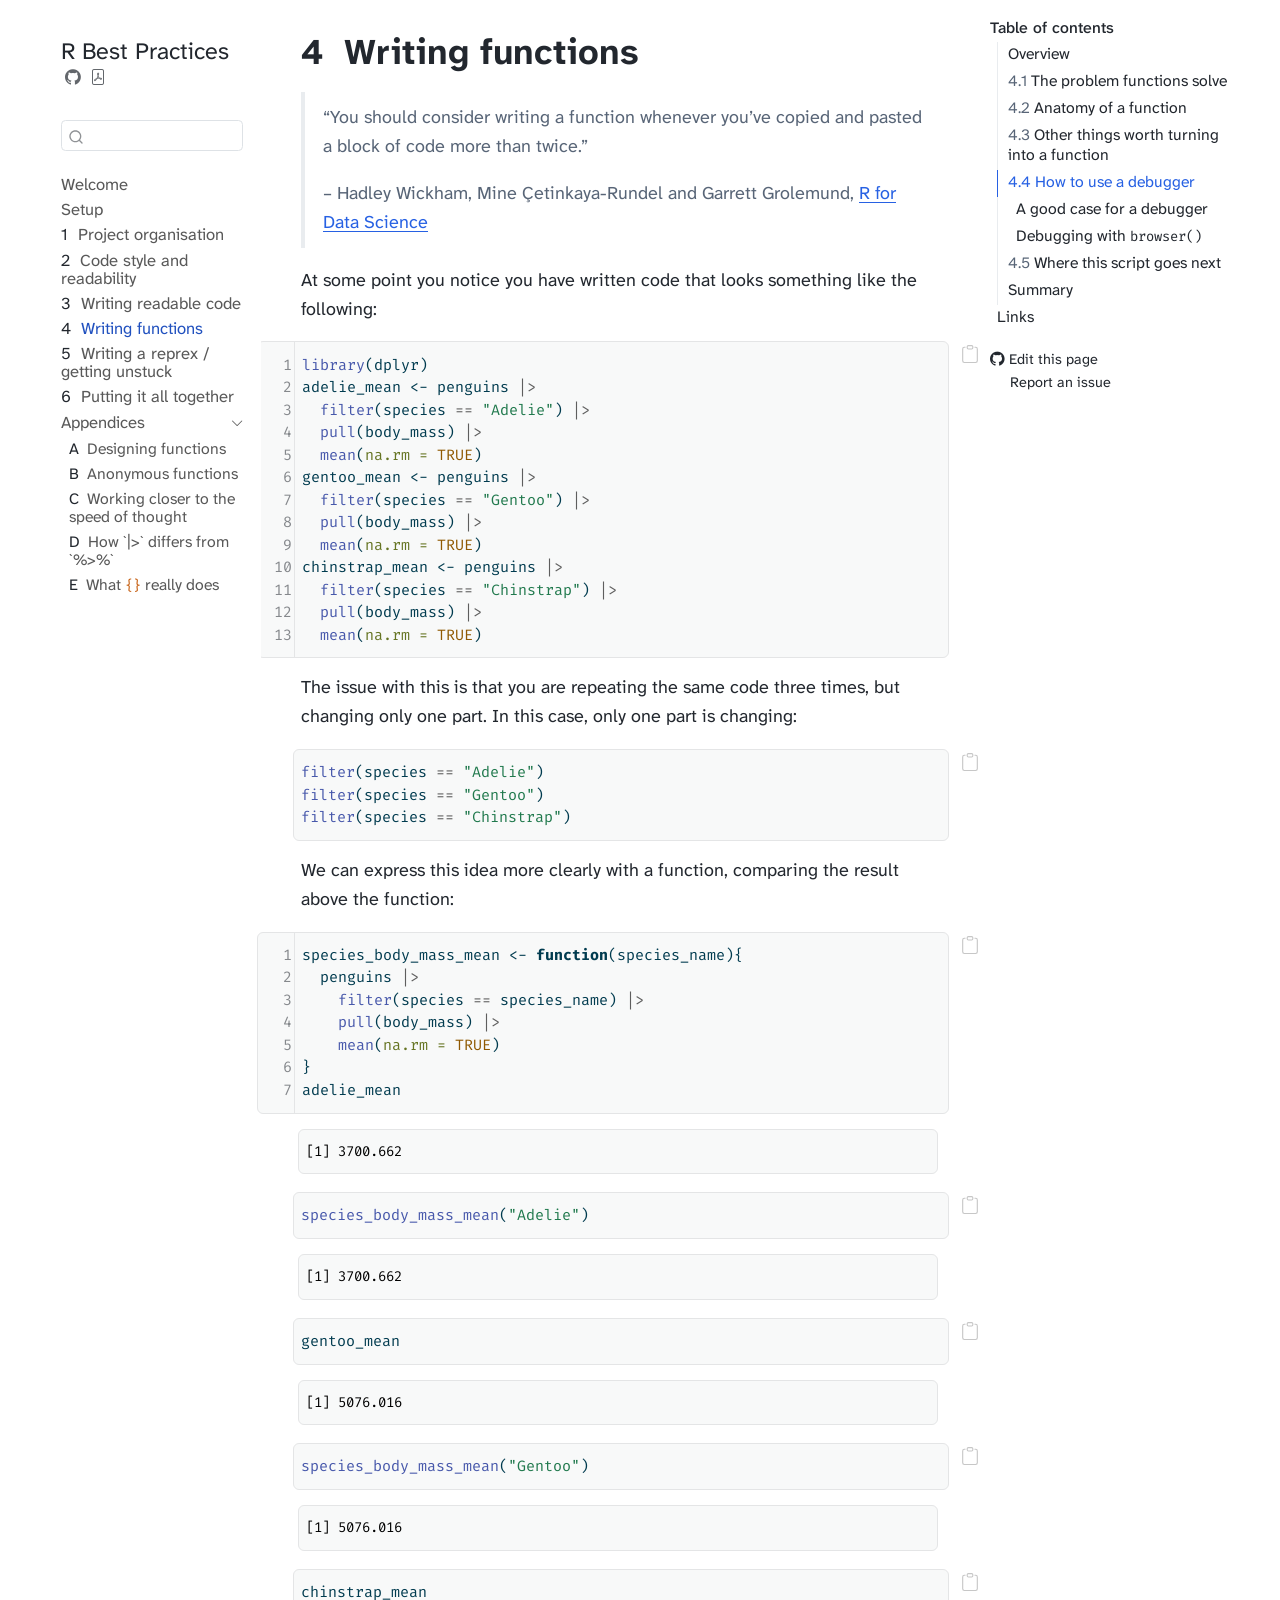
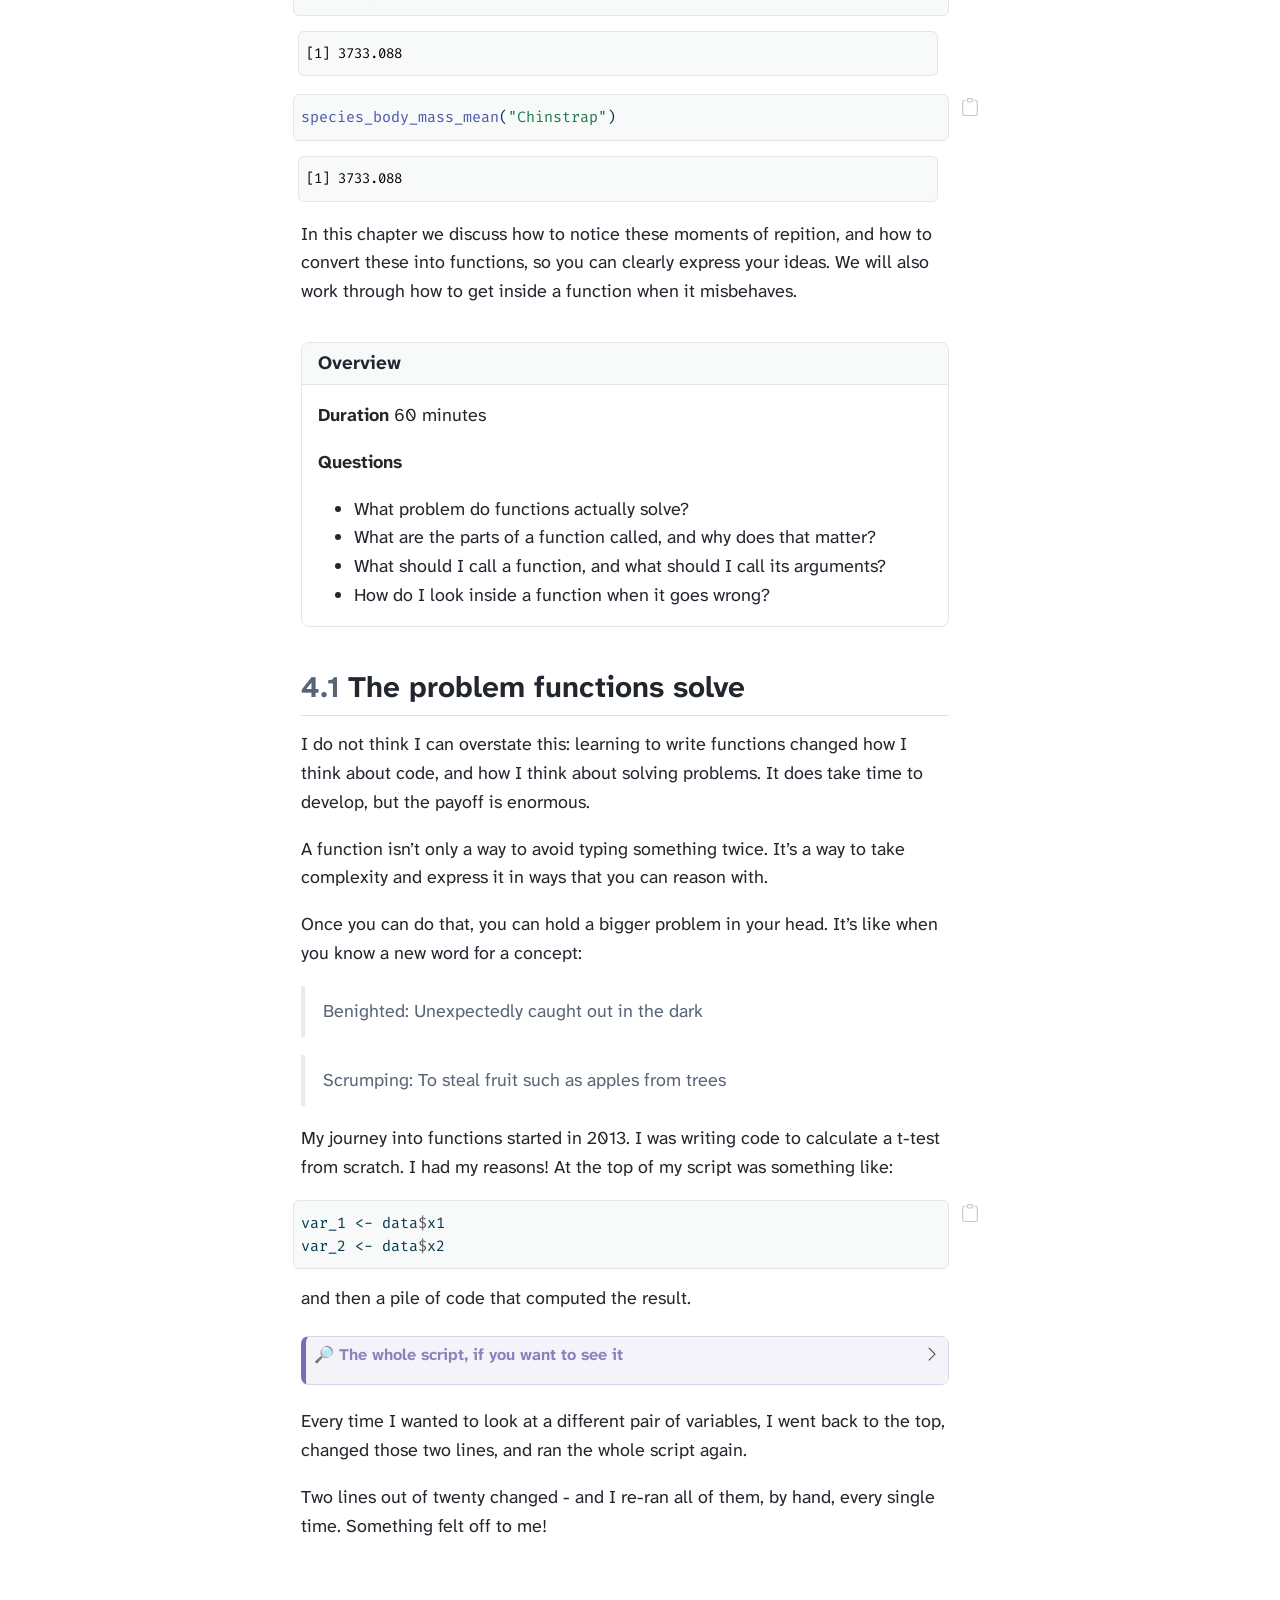
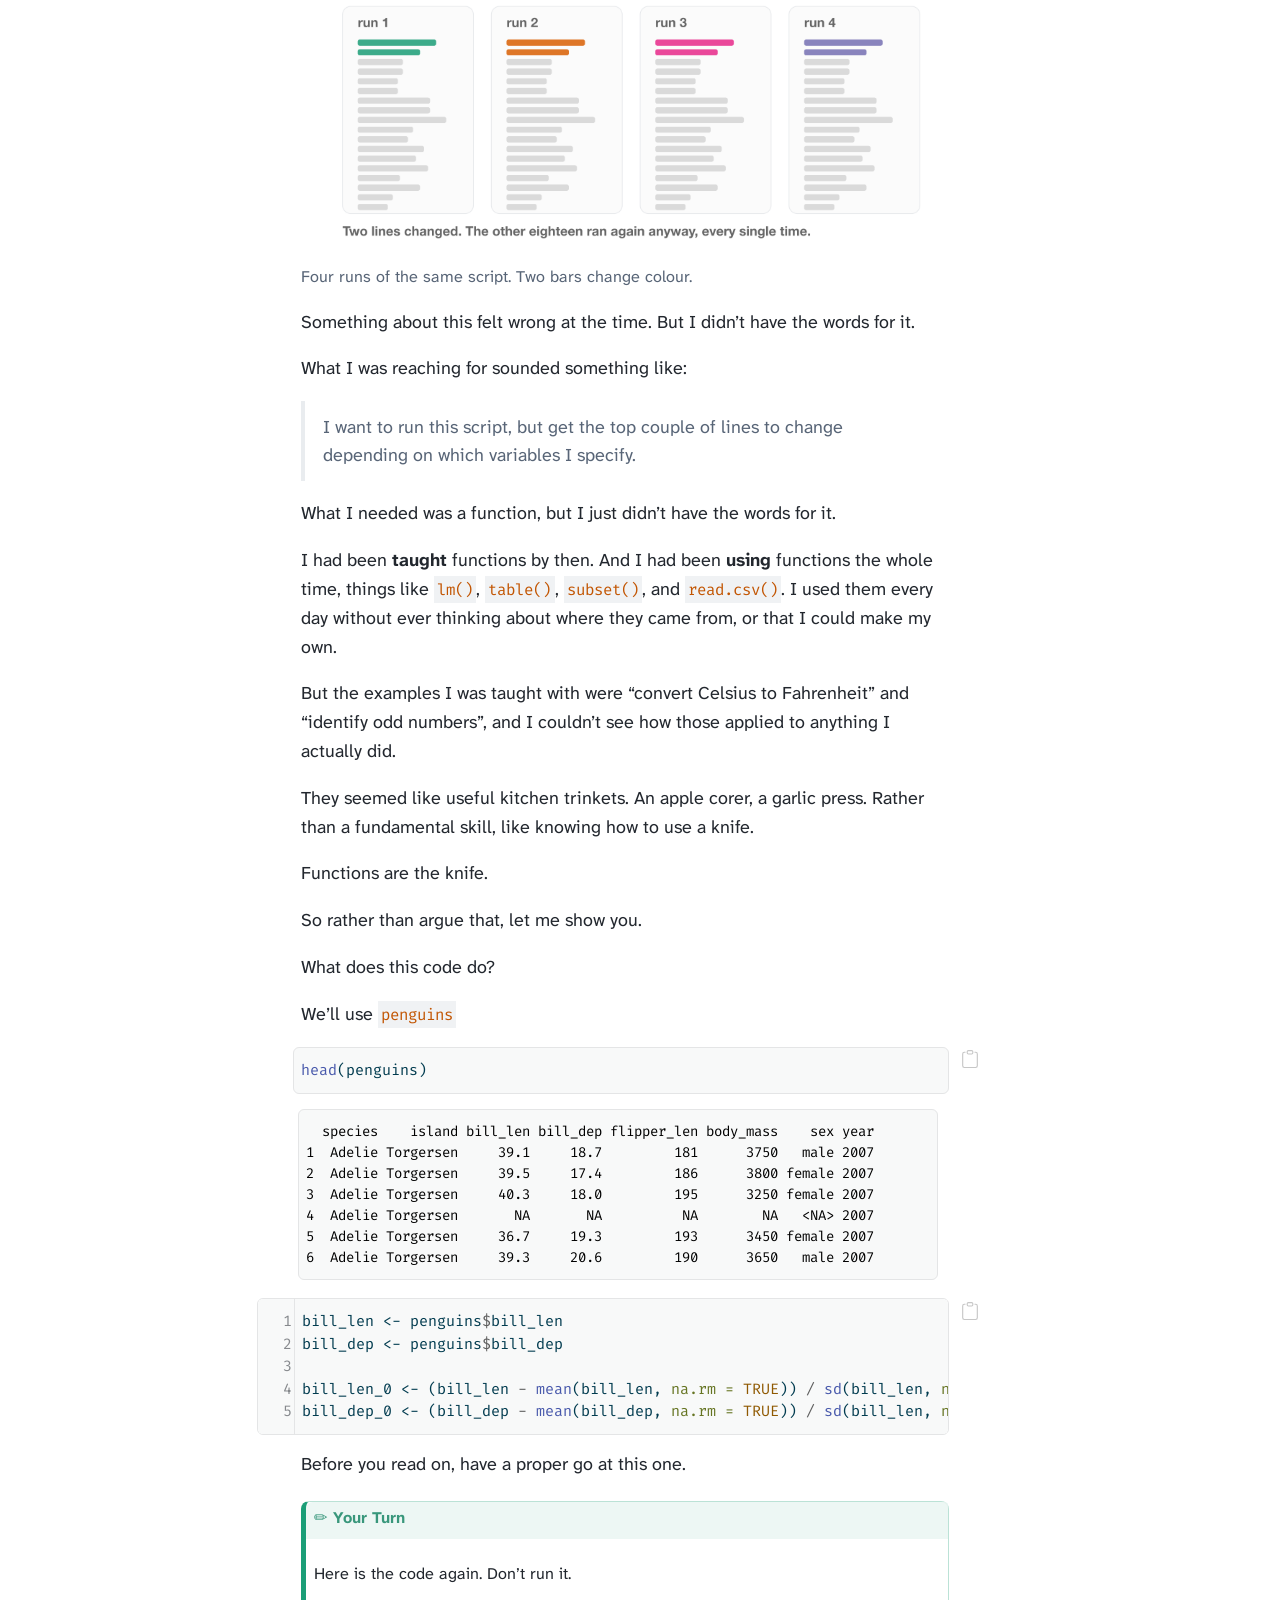
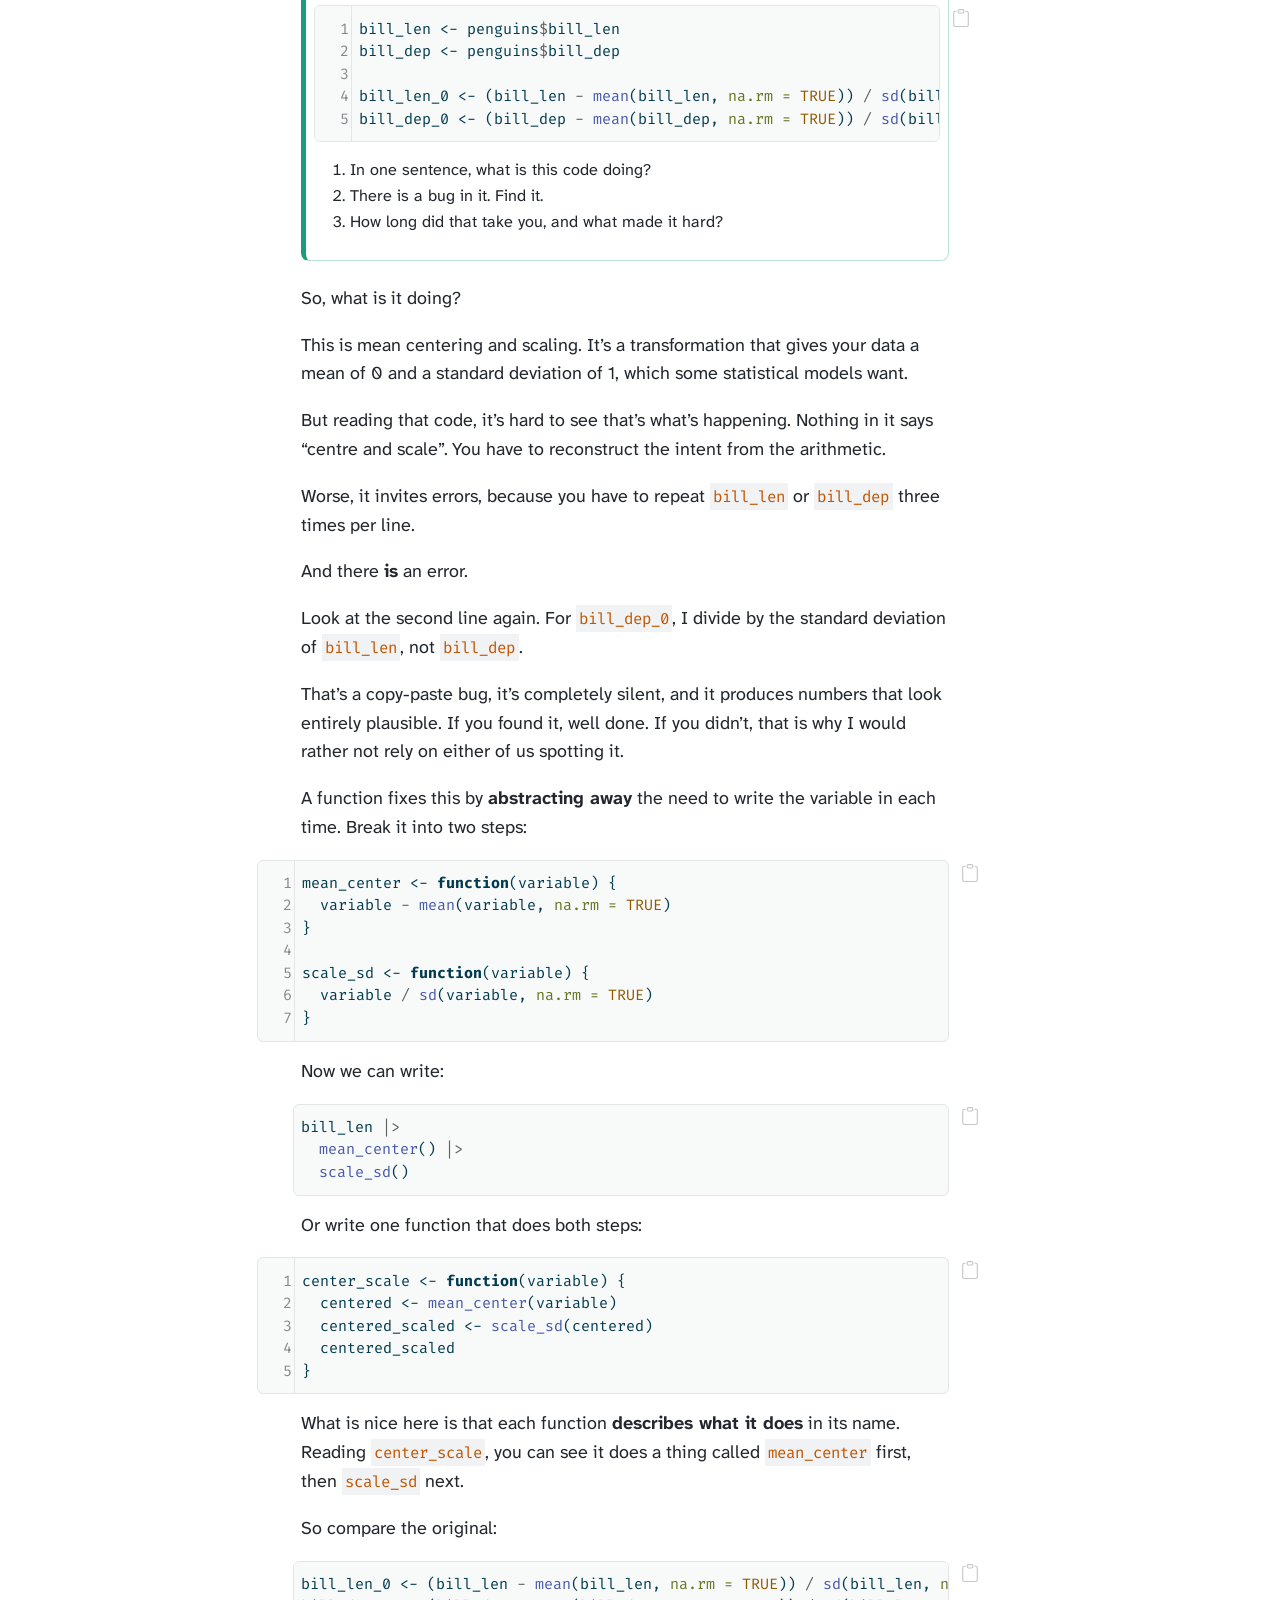
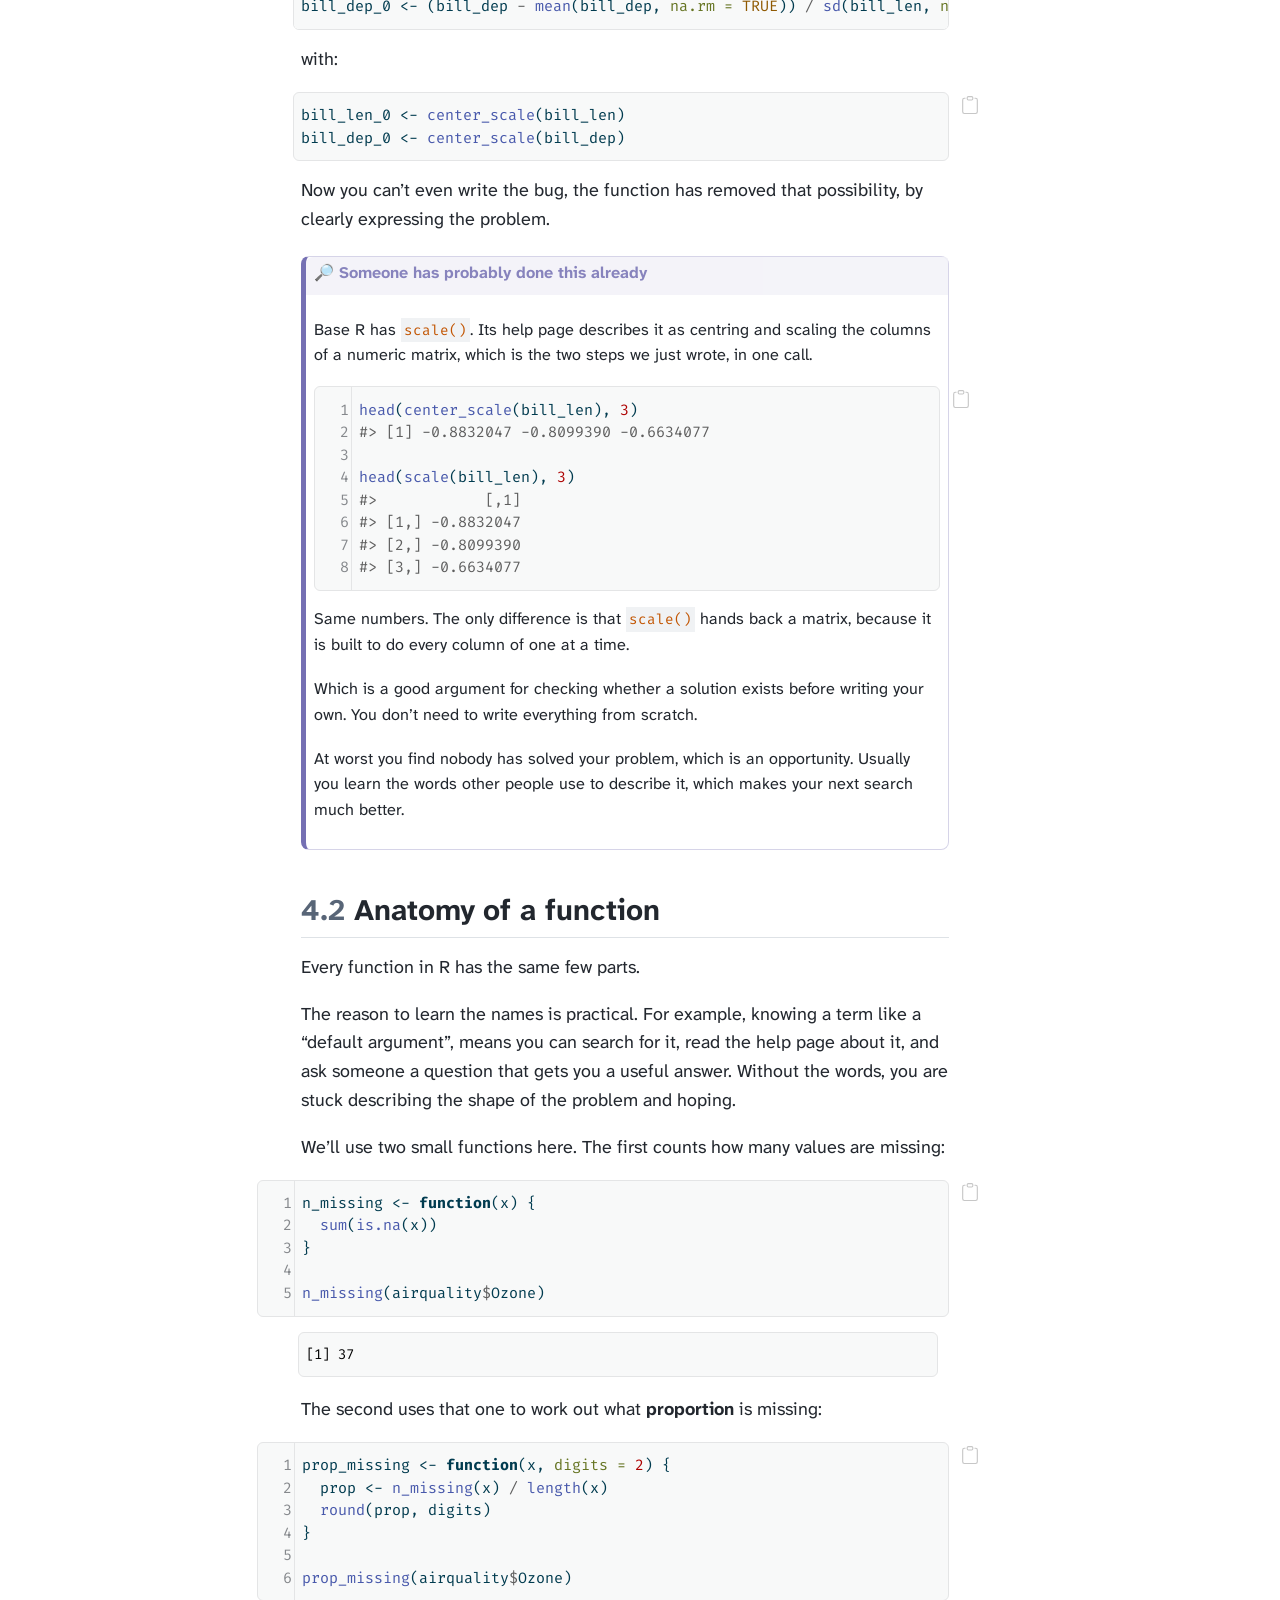
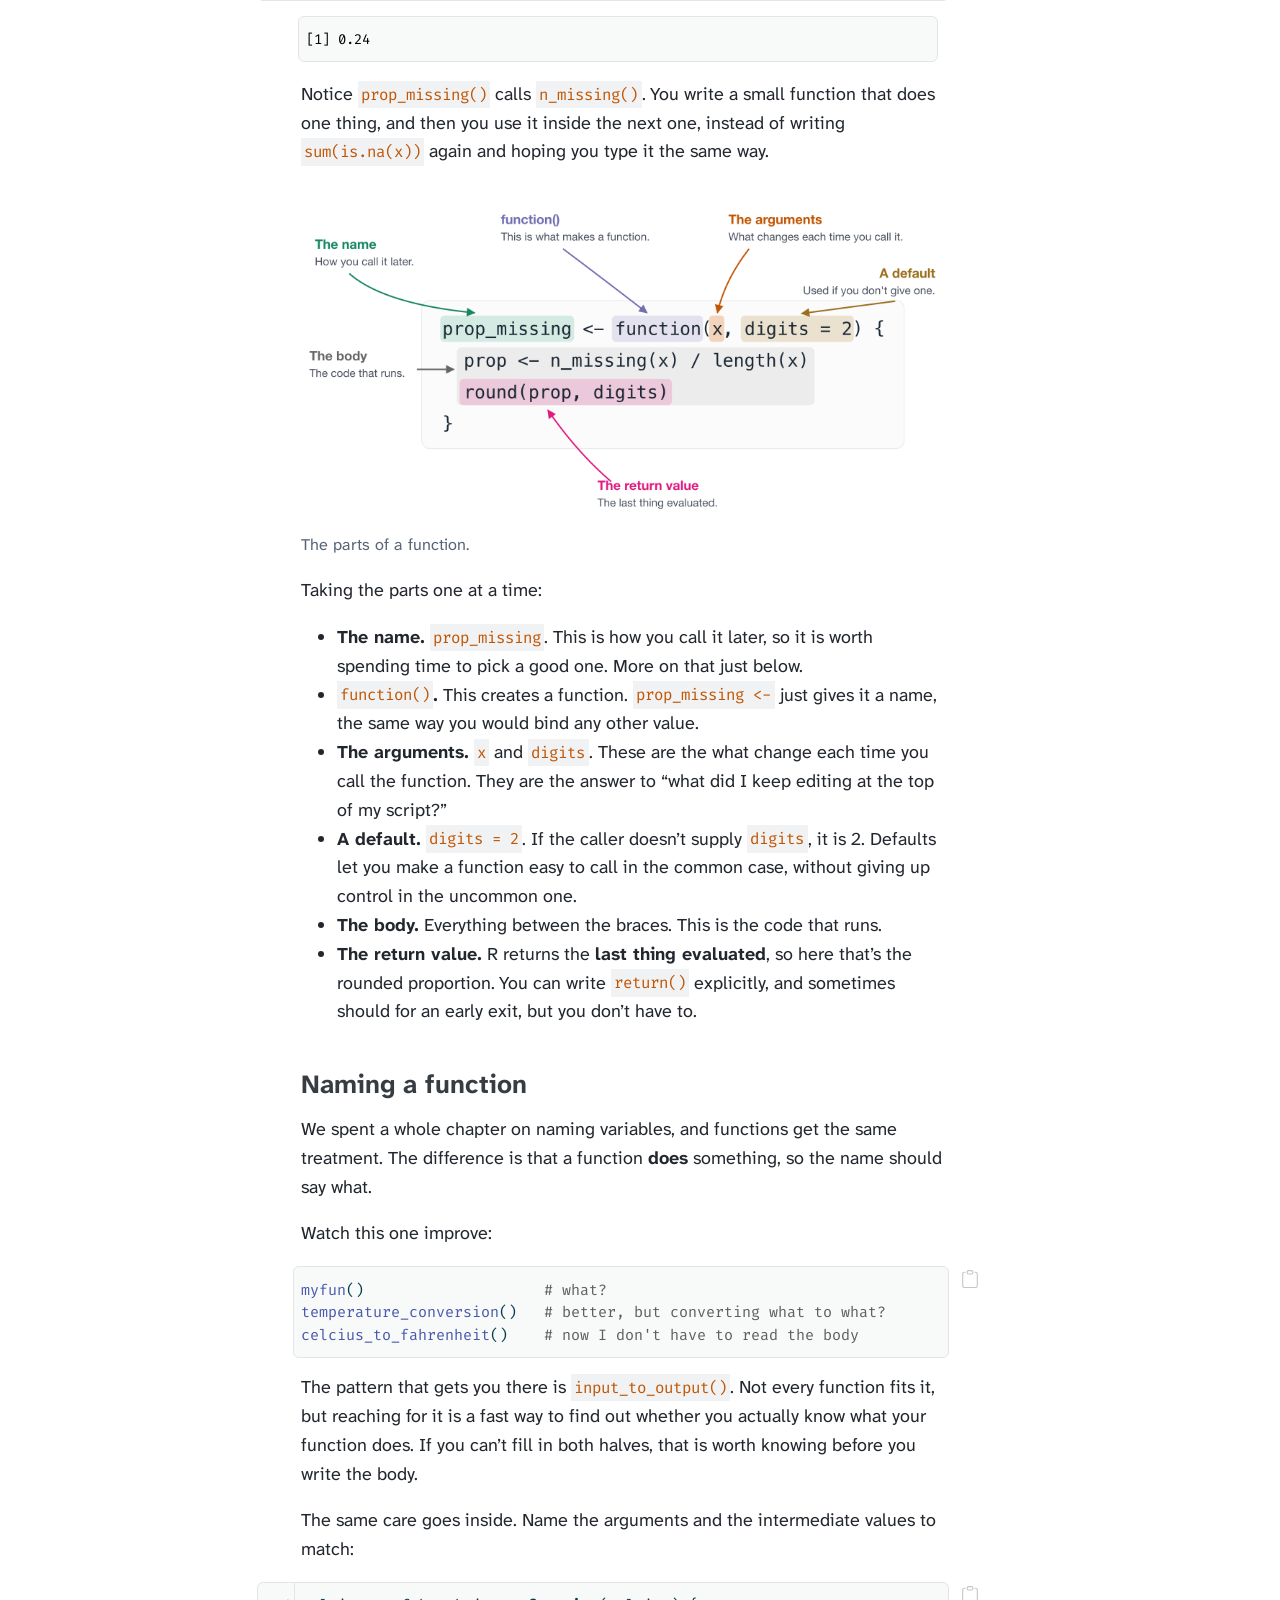
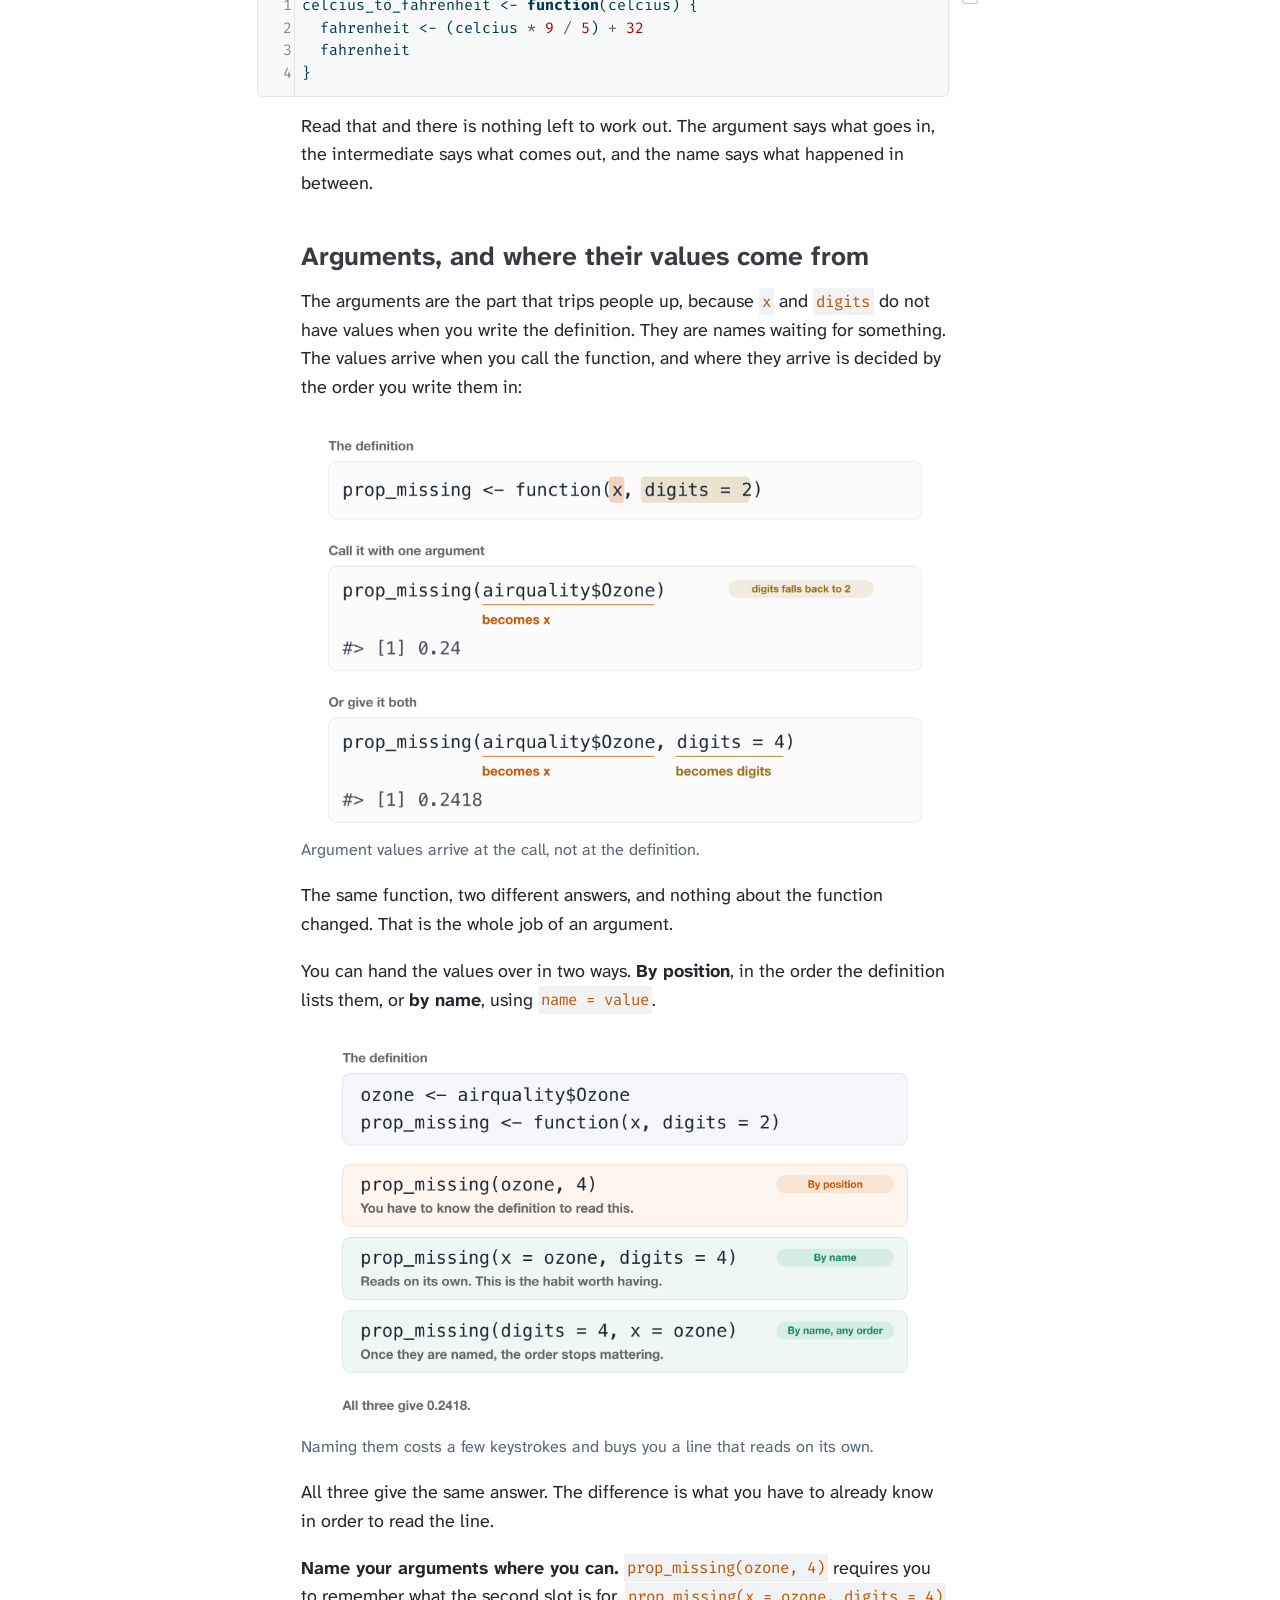
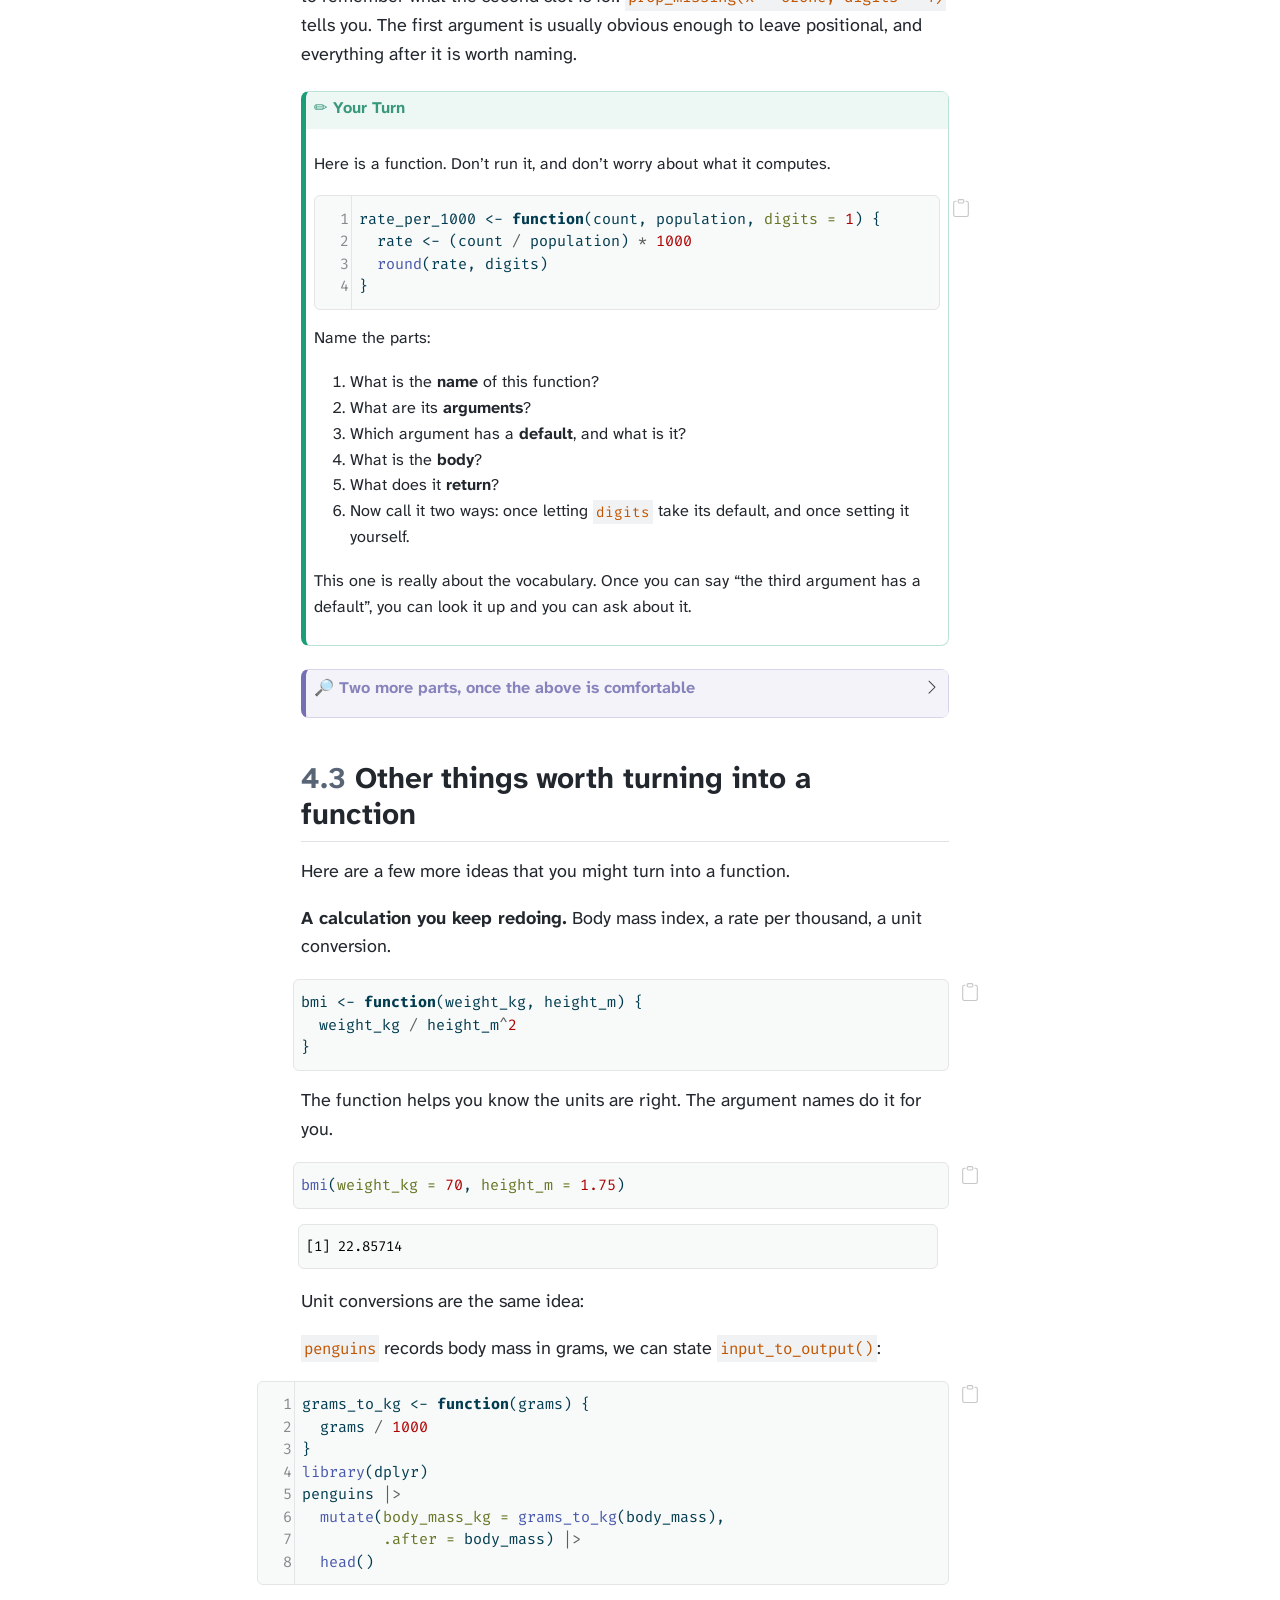
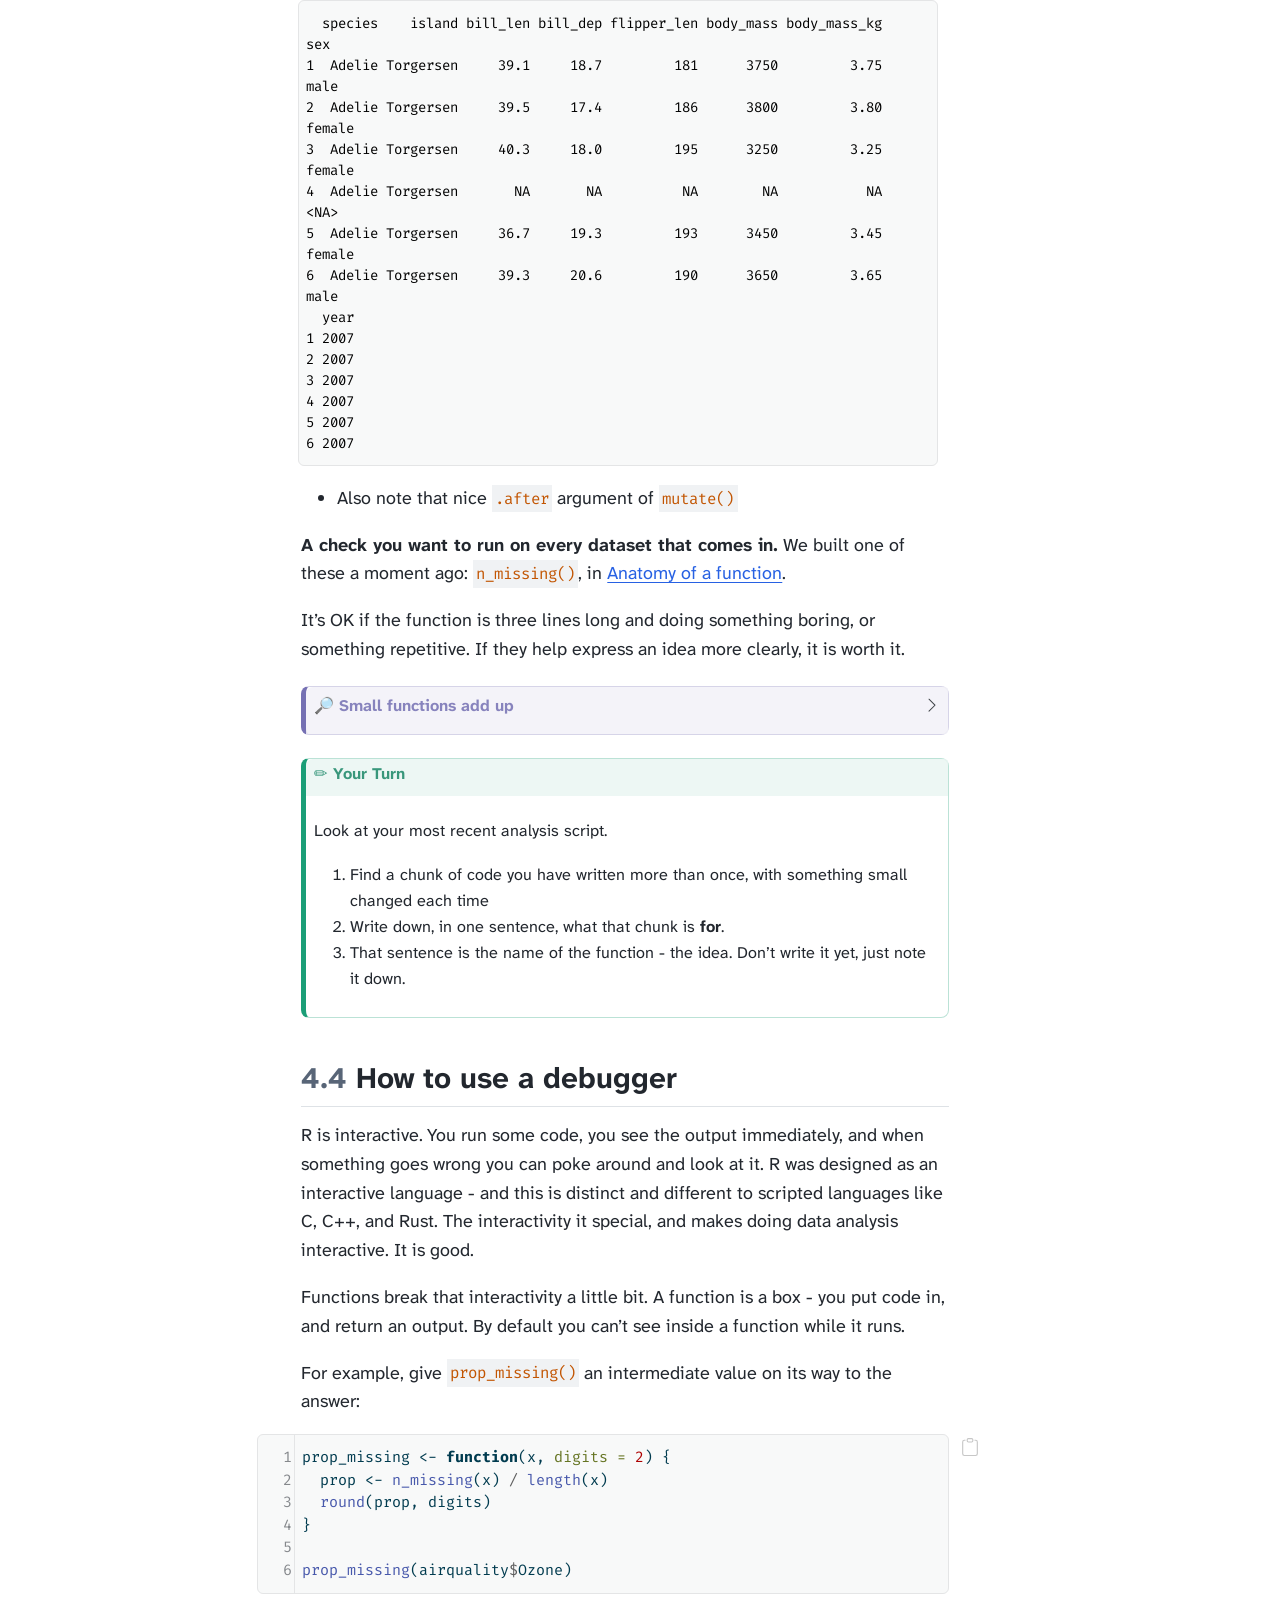
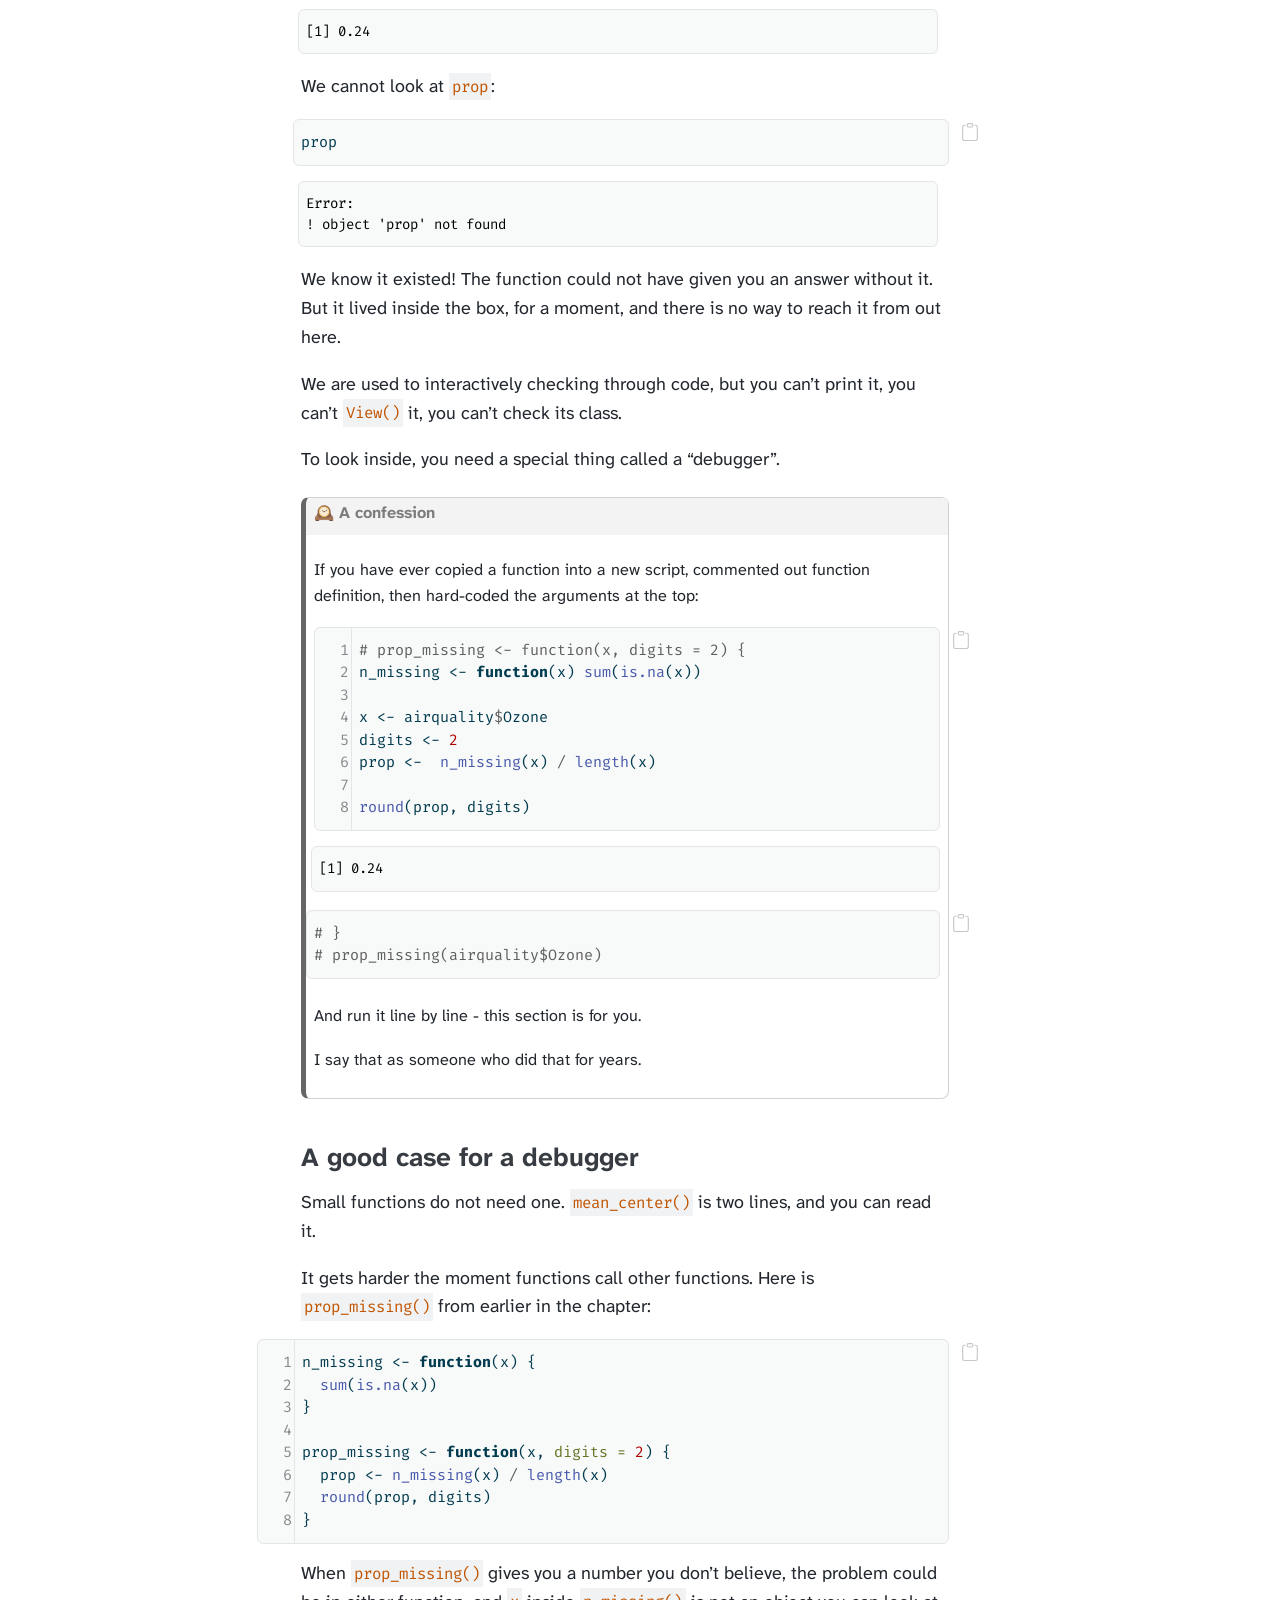
<file: writing-functions.html>
<!DOCTYPE html>
<html xmlns="http://www.w3.org/1999/xhtml" lang="en" xml:lang="en"><head>

<meta charset="utf-8">
<meta name="generator" content="quarto-1.10.18">

<meta name="viewport" content="width=device-width, initial-scale=1.0, user-scalable=yes">


<title>4&nbsp; Writing functions – R Best Practices</title>
<style>
/* Default styles provided by pandoc.
** See https://pandoc.org/MANUAL.html#variables-for-html for config info.
*/
span.smallcaps{font-variant: small-caps;}
div.columns{display: flex; gap: 1.5em;}
div.column{flex: auto;}
@media screen {
div.columns{gap: min(4vw, 1.5em);}
div.column{overflow-x: auto;}
}
div.hanging-indent{margin-left: 1.5em; text-indent: -1.5em;}
ul.task-list{list-style: none;}
ul.task-list li input[type="checkbox"] {
  width: 0.8em;
  margin: 0 0.8em 0.2em -1em; /* quarto-specific, see https://github.com/quarto-dev/quarto-cli/issues/4556 */ 
  vertical-align: middle;
}
/* CSS for syntax highlighting */
html { -webkit-text-size-adjust: 100%; }
pre > code.sourceCode { white-space: pre; position: relative; }
pre > code.sourceCode > span { display: inline-block; line-height: 1.25; }
pre > code.sourceCode > span:empty { height: 1.2em; }
.sourceCode { overflow: visible; }
code.sourceCode > span { color: inherit; text-decoration: inherit; }
div.sourceCode { margin: 1em 0; }
pre.sourceCode { margin: 0; }
@media screen {
div.sourceCode { overflow: auto; }
}
@media print {
pre > code.sourceCode { white-space: pre-wrap; }
pre > code.sourceCode > span { text-indent: -5em; padding-left: 5em; }
}
pre.numberSource code
  { counter-reset: source-line 0; }
pre.numberSource code > span
  { position: relative; left: -4em; counter-increment: source-line; }
pre.numberSource code > span > a:first-child::before
  { content: counter(source-line);
    position: relative; left: -1em; text-align: right; vertical-align: baseline;
    border: none; display: inline-block;
    -webkit-touch-callout: none; -webkit-user-select: none;
    -khtml-user-select: none; -moz-user-select: none;
    -ms-user-select: none; user-select: none;
    padding: 0 4px; width: 4em;
  }
pre.numberSource { margin-left: 3em;  padding-left: 4px; }
div.sourceCode
  {   }
@media screen {
pre > code.sourceCode > span > a:first-child::before { text-decoration: underline; }
}
</style>


<script src="site_libs/quarto-nav/quarto-nav.js"></script>
<script src="site_libs/quarto-nav/headroom.min.js"></script>
<script src="site_libs/clipboard/clipboard.min.js"></script>
<script src="site_libs/quarto-search/autocomplete.umd.js"></script>
<script src="site_libs/quarto-search/fuse.min.js"></script>
<script src="site_libs/quarto-search/quarto-search.js"></script>
<meta name="quarto:offset" content="./">
<link href="./writing-a-reprex-getting-unstuck.html" rel="next">
<link href="./writing-readable-code.html" rel="prev">
<script src="site_libs/quarto-html/quarto.js" type="module"></script>
<script src="site_libs/quarto-html/tabsets/tabsets.js" type="module"></script>
<script src="site_libs/quarto-html/popper.min.js"></script>
<script src="site_libs/quarto-html/tippy.umd.min.js"></script>
<script src="site_libs/quarto-html/anchor.min.js"></script>
<link href="site_libs/quarto-html/tippy.css" rel="stylesheet">
<link href="site_libs/quarto-html/quarto-syntax-highlighting-b45b7b0fa9169e986df15f1ef60a279c.css" rel="stylesheet" id="quarto-text-highlighting-styles">
<script src="site_libs/bootstrap/bootstrap.min.js"></script>
<link href="site_libs/bootstrap/bootstrap-icons.css" rel="stylesheet">
<link href="site_libs/bootstrap/bootstrap-2892f92a2cf4cf9b4e1a4840b7613af4.min.css" rel="stylesheet" append-hash="true" id="quarto-bootstrap" data-mode="light">
<script id="quarto-search-options" type="application/json">{
  "location": "sidebar",
  "copy-button": false,
  "collapse-after": 3,
  "panel-placement": "start",
  "type": "textbox",
  "limit": 50,
  "keyboard-shortcut": [
    "f",
    "/",
    "s"
  ],
  "show-item-context": false,
  "language": {
    "search-no-results-text": "No results",
    "search-matching-documents-text": "matching documents",
    "search-copy-link-title": "Copy link to search",
    "search-hide-matches-text": "Hide additional matches",
    "search-more-match-text": "more match in this document",
    "search-more-matches-text": "more matches in this document",
    "search-clear-button-title": "Clear",
    "search-text-placeholder": "",
    "search-detached-cancel-button-title": "Cancel",
    "search-submit-button-title": "Submit",
    "search-label": "Search"
  }
}</script>


</head>

<body class="nav-sidebar floating quarto-light">

<div id="quarto-search-results"></div>
  <header id="quarto-header" class="headroom fixed-top">
  <nav class="quarto-secondary-nav">
    <div class="container-fluid d-flex">
      <button type="button" class="quarto-btn-toggle btn" data-bs-toggle="collapse" role="button" data-bs-target=".quarto-sidebar-collapse-item" aria-controls="quarto-sidebar" aria-expanded="false" aria-label="Toggle sidebar navigation" onclick="if (window.quartoToggleHeadroom) { window.quartoToggleHeadroom(); }">
        <i class="bi bi-layout-text-sidebar-reverse"></i>
      </button>
        <nav class="quarto-page-breadcrumbs" aria-label="breadcrumb"><ol class="breadcrumb"><li class="breadcrumb-item"><a href="./writing-functions.html"><span class="chapter-number">4</span>&nbsp; <span class="chapter-title">Writing functions</span></a></li></ol></nav>
        <a class="flex-grow-1" role="navigation" data-bs-toggle="collapse" data-bs-target=".quarto-sidebar-collapse-item" aria-controls="quarto-sidebar" aria-expanded="false" aria-label="Toggle sidebar navigation" onclick="if (window.quartoToggleHeadroom) { window.quartoToggleHeadroom(); }">      
        </a>
      <button type="button" class="btn quarto-search-button" aria-label="Search" onclick="window.quartoOpenSearch();">
        <i class="bi bi-search"></i>
      </button>
    </div>
  </nav>
</header>
<!-- content -->
<div id="quarto-content" class="quarto-container page-columns page-rows-contents page-layout-article">
<!-- sidebar -->
  <nav id="quarto-sidebar" class="sidebar collapse collapse-horizontal quarto-sidebar-collapse-item sidebar-navigation floating overflow-auto">
    <div class="pt-lg-2 mt-2 text-left sidebar-header">
    <div class="sidebar-title mb-0 py-0">
      <a href="./">R Best Practices</a> 
        <div class="sidebar-tools-main">
    <a href="https://github.com/njtierney/rbestpractices" title="Source Code" class="quarto-navigation-tool px-1" aria-label="Source Code"><i class="bi bi-github"></i></a>
    <a href="./R-Best-Practices.pdf" title="Download PDF" class="quarto-navigation-tool px-1" aria-label="Download PDF"><i class="bi bi-file-pdf"></i></a>
</div>
    </div>
      </div>
        <div class="mt-2 flex-shrink-0 align-items-center">
        <div class="sidebar-search">
        <div id="quarto-search" class="" title="Search"></div>
        </div>
        </div>
    <div class="sidebar-menu-container"> 
    <ul class="list-unstyled mt-1">
        <li class="sidebar-item">
  <div class="sidebar-item-container"> 
  <a href="./index.html" class="sidebar-item-text sidebar-link">
 <span class="menu-text">Welcome</span></a>
  </div>
</li>
        <li class="sidebar-item">
  <div class="sidebar-item-container"> 
  <a href="./setup.html" class="sidebar-item-text sidebar-link">
 <span class="menu-text">Setup</span></a>
  </div>
</li>
        <li class="sidebar-item">
  <div class="sidebar-item-container"> 
  <a href="./project-organisation.html" class="sidebar-item-text sidebar-link">
 <span class="menu-text"><span class="chapter-number">1</span>&nbsp; <span class="chapter-title">Project organisation</span></span></a>
  </div>
</li>
        <li class="sidebar-item">
  <div class="sidebar-item-container"> 
  <a href="./code-style-and-readability.html" class="sidebar-item-text sidebar-link">
 <span class="menu-text"><span class="chapter-number">2</span>&nbsp; <span class="chapter-title">Code style and readability</span></span></a>
  </div>
</li>
        <li class="sidebar-item">
  <div class="sidebar-item-container"> 
  <a href="./writing-readable-code.html" class="sidebar-item-text sidebar-link">
 <span class="menu-text"><span class="chapter-number">3</span>&nbsp; <span class="chapter-title">Writing readable code</span></span></a>
  </div>
</li>
        <li class="sidebar-item">
  <div class="sidebar-item-container"> 
  <a href="./writing-functions.html" class="sidebar-item-text sidebar-link active">
 <span class="menu-text"><span class="chapter-number">4</span>&nbsp; <span class="chapter-title">Writing functions</span></span></a>
  </div>
</li>
        <li class="sidebar-item">
  <div class="sidebar-item-container"> 
  <a href="./writing-a-reprex-getting-unstuck.html" class="sidebar-item-text sidebar-link">
 <span class="menu-text"><span class="chapter-number">5</span>&nbsp; <span class="chapter-title">Writing a reprex / getting unstuck</span></span></a>
  </div>
</li>
        <li class="sidebar-item">
  <div class="sidebar-item-container"> 
  <a href="./putting-it-all-together.html" class="sidebar-item-text sidebar-link">
 <span class="menu-text"><span class="chapter-number">6</span>&nbsp; <span class="chapter-title">Putting it all together</span></span></a>
  </div>
</li>
        <li class="sidebar-item sidebar-item-section">
      <div class="sidebar-item-container"> 
            <a class="sidebar-item-text sidebar-link text-start" data-bs-toggle="collapse" data-bs-target="#quarto-sidebar-section-1" role="navigation" aria-expanded="true">
 <span class="menu-text">Appendices</span></a>
          <a class="sidebar-item-toggle text-start" data-bs-toggle="collapse" data-bs-target="#quarto-sidebar-section-1" role="navigation" aria-expanded="true" aria-label="Toggle section">
            <i class="bi bi-chevron-right ms-2"></i>
          </a> 
      </div>
      <ul id="quarto-sidebar-section-1" class="collapse list-unstyled sidebar-section depth1 show">  
          <li class="sidebar-item">
  <div class="sidebar-item-container"> 
  <a href="./appendix-designing-functions.html" class="sidebar-item-text sidebar-link">
 <span class="menu-text"><span class="chapter-number">A</span>&nbsp; <span class="chapter-title">Designing functions</span></span></a>
  </div>
</li>
          <li class="sidebar-item">
  <div class="sidebar-item-container"> 
  <a href="./appendix-anonymous-functions.html" class="sidebar-item-text sidebar-link">
 <span class="menu-text"><span class="chapter-number">B</span>&nbsp; <span class="chapter-title">Anonymous functions</span></span></a>
  </div>
</li>
          <li class="sidebar-item">
  <div class="sidebar-item-container"> 
  <a href="./appendix-speed-of-thought.html" class="sidebar-item-text sidebar-link">
 <span class="menu-text"><span class="chapter-number">C</span>&nbsp; <span class="chapter-title">Working closer to the speed of thought</span></span></a>
  </div>
</li>
          <li class="sidebar-item">
  <div class="sidebar-item-container"> 
  <a href="./appendix-pipes.html" class="sidebar-item-text sidebar-link">
 <span class="menu-text"><span class="chapter-number">D</span>&nbsp; <span class="chapter-title">How `|&gt;` differs from `%&gt;%`</span></span></a>
  </div>
</li>
          <li class="sidebar-item">
  <div class="sidebar-item-container"> 
  <a href="./appendix-curly-braces.html" class="sidebar-item-text sidebar-link">
 <span class="menu-text"><span class="chapter-number">E</span>&nbsp; <span class="chapter-title">What <code>{}</code> really does</span></span></a>
  </div>
</li>
      </ul>
  </li>
    </ul>
    </div>
</nav>
<div id="quarto-sidebar-glass" class="quarto-sidebar-collapse-item" data-bs-toggle="collapse" data-bs-target=".quarto-sidebar-collapse-item"></div>
<!-- margin-sidebar -->
    <div id="quarto-margin-sidebar" class="sidebar margin-sidebar">
        <nav id="TOC" role="doc-toc" class="toc-active">
    <h2 id="toc-title">Table of contents</h2>
   
  <ul>
  <li><a href="#overview" id="toc-overview" class="nav-link active" data-scroll-target="#overview">Overview</a></li>
  <li><a href="#the-problem-functions-solve" id="toc-the-problem-functions-solve" class="nav-link" data-scroll-target="#the-problem-functions-solve"><span class="header-section-number">4.1</span> The problem functions solve</a></li>
  <li><a href="#anatomy-of-a-function" id="toc-anatomy-of-a-function" class="nav-link" data-scroll-target="#anatomy-of-a-function"><span class="header-section-number">4.2</span> Anatomy of a function</a>
  <ul class="collapse">
  <li><a href="#naming-a-function" id="toc-naming-a-function" class="nav-link" data-scroll-target="#naming-a-function">Naming a function</a></li>
  <li><a href="#arguments-and-where-their-values-come-from" id="toc-arguments-and-where-their-values-come-from" class="nav-link" data-scroll-target="#arguments-and-where-their-values-come-from">Arguments, and where their values come from</a></li>
  </ul></li>
  <li><a href="#other-things-worth-turning-into-a-function" id="toc-other-things-worth-turning-into-a-function" class="nav-link" data-scroll-target="#other-things-worth-turning-into-a-function"><span class="header-section-number">4.3</span> Other things worth turning into a function</a></li>
  <li><a href="#how-to-use-a-debugger" id="toc-how-to-use-a-debugger" class="nav-link" data-scroll-target="#how-to-use-a-debugger"><span class="header-section-number">4.4</span> How to use a debugger</a>
  <ul class="collapse">
  <li><a href="#a-good-case-for-a-debugger" id="toc-a-good-case-for-a-debugger" class="nav-link" data-scroll-target="#a-good-case-for-a-debugger">A good case for a debugger</a></li>
  <li><a href="#debugging-with-browser" id="toc-debugging-with-browser" class="nav-link" data-scroll-target="#debugging-with-browser">Debugging with <code>browser()</code></a></li>
  </ul></li>
  <li><a href="#where-this-script-goes-next" id="toc-where-this-script-goes-next" class="nav-link" data-scroll-target="#where-this-script-goes-next"><span class="header-section-number">4.5</span> Where this script goes next</a></li>
  <li><a href="#summary" id="toc-summary" class="nav-link" data-scroll-target="#summary">Summary</a></li>
  <li>Links</li>
  </ul>
<div class="toc-actions"><ul><li><a href="https://github.com/njtierney/rbestpractices/edit/main/writing-functions.qmd" class="toc-action"><i class="bi bi-github"></i>Edit this page</a></li><li><a href="https://github.com/njtierney/rbestpractices/issues/new" class="toc-action"><i class="bi empty"></i>Report an issue</a></li></ul></div></nav>
    </div>
<!-- main -->
<main class="content" id="quarto-document-content">

<header id="title-block-header" class="quarto-title-block default">
<div class="quarto-title">
<h1 class="title"><span id="sec-writing-functions" class="quarto-section-identifier"><span class="chapter-number">4</span>&nbsp; <span class="chapter-title">Writing functions</span></span></h1>
</div>



<div class="quarto-title-meta">

    
  
    
  </div>
  


</header>


<blockquote class="blockquote">
<p>“You should consider writing a function whenever you’ve copied and pasted a block of code more than twice.”</p>
<p>– Hadley Wickham, Mine Çetinkaya-Rundel and Garrett Grolemund, <a href="https://r4ds.hadley.nz/functions.html">R for Data Science</a></p>
</blockquote>
<p>At some point you notice you have written code that looks something like the following:</p>
<div class="cell">
<div class="code-copy-outer-scaffold"><div class="sourceCode cell-code" id="cb1"><pre class="sourceCode numberSource r number-lines code-with-copy"><code class="sourceCode r"><span id="cb1-1"><a href="#cb1-1" aria-label="1"></a><span class="fu">library</span>(dplyr)</span>
<span id="cb1-2"><a href="#cb1-2" aria-label="2"></a>adelie_mean <span class="ot">&lt;-</span> penguins <span class="sc">|&gt;</span></span>
<span id="cb1-3"><a href="#cb1-3" aria-label="3"></a>  <span class="fu">filter</span>(species <span class="sc">==</span> <span class="st">"Adelie"</span>) <span class="sc">|&gt;</span></span>
<span id="cb1-4"><a href="#cb1-4" aria-label="4"></a>  <span class="fu">pull</span>(body_mass) <span class="sc">|&gt;</span></span>
<span id="cb1-5"><a href="#cb1-5" aria-label="5"></a>  <span class="fu">mean</span>(<span class="at">na.rm =</span> <span class="cn">TRUE</span>)</span>
<span id="cb1-6"><a href="#cb1-6" aria-label="6"></a>gentoo_mean <span class="ot">&lt;-</span> penguins <span class="sc">|&gt;</span></span>
<span id="cb1-7"><a href="#cb1-7" aria-label="7"></a>  <span class="fu">filter</span>(species <span class="sc">==</span> <span class="st">"Gentoo"</span>) <span class="sc">|&gt;</span></span>
<span id="cb1-8"><a href="#cb1-8" aria-label="8"></a>  <span class="fu">pull</span>(body_mass) <span class="sc">|&gt;</span></span>
<span id="cb1-9"><a href="#cb1-9" aria-label="9"></a>  <span class="fu">mean</span>(<span class="at">na.rm =</span> <span class="cn">TRUE</span>)</span>
<span id="cb1-10"><a href="#cb1-10" aria-label="10"></a>chinstrap_mean <span class="ot">&lt;-</span> penguins <span class="sc">|&gt;</span></span>
<span id="cb1-11"><a href="#cb1-11" aria-label="11"></a>  <span class="fu">filter</span>(species <span class="sc">==</span> <span class="st">"Chinstrap"</span>) <span class="sc">|&gt;</span></span>
<span id="cb1-12"><a href="#cb1-12" aria-label="12"></a>  <span class="fu">pull</span>(body_mass) <span class="sc">|&gt;</span></span>
<span id="cb1-13"><a href="#cb1-13" aria-label="13"></a>  <span class="fu">mean</span>(<span class="at">na.rm =</span> <span class="cn">TRUE</span>)</span></code></pre></div><button title="Copy to Clipboard" class="code-copy-button"><i class="bi"></i></button></div>
</div>
<p>The issue with this is that you are repeating the same code three times, but changing only one part. In this case, only one part is changing:</p>
<div class="cell">
<div class="code-copy-outer-scaffold"><div class="sourceCode cell-code" id="cb2"><pre class="sourceCode numberSource r number-lines code-with-copy"><code class="sourceCode r"><span id="cb2-1"><a href="#cb2-1" aria-label="1"></a><span class="fu">filter</span>(species <span class="sc">==</span> <span class="st">"Adelie"</span>)</span>
<span id="cb2-2"><a href="#cb2-2" aria-label="2"></a><span class="fu">filter</span>(species <span class="sc">==</span> <span class="st">"Gentoo"</span>)</span>
<span id="cb2-3"><a href="#cb2-3" aria-label="3"></a><span class="fu">filter</span>(species <span class="sc">==</span> <span class="st">"Chinstrap"</span>) </span></code></pre></div><button title="Copy to Clipboard" class="code-copy-button"><i class="bi"></i></button></div>
</div>
<p>We can express this idea more clearly with a function, comparing the result above the function:</p>
<div class="cell">
<div class="code-copy-outer-scaffold"><div class="sourceCode cell-code" id="cb3"><pre class="sourceCode numberSource r number-lines code-with-copy"><code class="sourceCode r"><span id="cb3-1"><a href="#cb3-1" aria-label="1"></a>species_body_mass_mean <span class="ot">&lt;-</span> <span class="cf">function</span>(species_name){</span>
<span id="cb3-2"><a href="#cb3-2" aria-label="2"></a>  penguins <span class="sc">|&gt;</span> </span>
<span id="cb3-3"><a href="#cb3-3" aria-label="3"></a>    <span class="fu">filter</span>(species <span class="sc">==</span> species_name) <span class="sc">|&gt;</span> </span>
<span id="cb3-4"><a href="#cb3-4" aria-label="4"></a>    <span class="fu">pull</span>(body_mass) <span class="sc">|&gt;</span> </span>
<span id="cb3-5"><a href="#cb3-5" aria-label="5"></a>    <span class="fu">mean</span>(<span class="at">na.rm =</span> <span class="cn">TRUE</span>)</span>
<span id="cb3-6"><a href="#cb3-6" aria-label="6"></a>}</span>
<span id="cb3-7"><a href="#cb3-7" aria-label="7"></a>adelie_mean</span></code></pre></div><button title="Copy to Clipboard" class="code-copy-button"><i class="bi"></i></button></div>
<div class="cell-output cell-output-stdout">
<pre><code>[1] 3700.662</code></pre>
</div>
<div class="code-copy-outer-scaffold"><div class="sourceCode cell-code" id="cb5"><pre class="sourceCode numberSource r number-lines code-with-copy"><code class="sourceCode r"><span id="cb5-1"><a href="#cb5-1" aria-label="1"></a><span class="fu">species_body_mass_mean</span>(<span class="st">"Adelie"</span>)</span></code></pre></div><button title="Copy to Clipboard" class="code-copy-button"><i class="bi"></i></button></div>
<div class="cell-output cell-output-stdout">
<pre><code>[1] 3700.662</code></pre>
</div>
<div class="code-copy-outer-scaffold"><div class="sourceCode cell-code" id="cb7"><pre class="sourceCode numberSource r number-lines code-with-copy"><code class="sourceCode r"><span id="cb7-1"><a href="#cb7-1" aria-label="1"></a>gentoo_mean</span></code></pre></div><button title="Copy to Clipboard" class="code-copy-button"><i class="bi"></i></button></div>
<div class="cell-output cell-output-stdout">
<pre><code>[1] 5076.016</code></pre>
</div>
<div class="code-copy-outer-scaffold"><div class="sourceCode cell-code" id="cb9"><pre class="sourceCode numberSource r number-lines code-with-copy"><code class="sourceCode r"><span id="cb9-1"><a href="#cb9-1" aria-label="1"></a><span class="fu">species_body_mass_mean</span>(<span class="st">"Gentoo"</span>)</span></code></pre></div><button title="Copy to Clipboard" class="code-copy-button"><i class="bi"></i></button></div>
<div class="cell-output cell-output-stdout">
<pre><code>[1] 5076.016</code></pre>
</div>
<div class="code-copy-outer-scaffold"><div class="sourceCode cell-code" id="cb11"><pre class="sourceCode numberSource r number-lines code-with-copy"><code class="sourceCode r"><span id="cb11-1"><a href="#cb11-1" aria-label="1"></a>chinstrap_mean</span></code></pre></div><button title="Copy to Clipboard" class="code-copy-button"><i class="bi"></i></button></div>
<div class="cell-output cell-output-stdout">
<pre><code>[1] 3733.088</code></pre>
</div>
<div class="code-copy-outer-scaffold"><div class="sourceCode cell-code" id="cb13"><pre class="sourceCode numberSource r number-lines code-with-copy"><code class="sourceCode r"><span id="cb13-1"><a href="#cb13-1" aria-label="1"></a><span class="fu">species_body_mass_mean</span>(<span class="st">"Chinstrap"</span>)</span></code></pre></div><button title="Copy to Clipboard" class="code-copy-button"><i class="bi"></i></button></div>
<div class="cell-output cell-output-stdout">
<pre><code>[1] 3733.088</code></pre>
</div>
</div>
<p>In this chapter we discuss how to notice these moments of repition, and how to convert these into functions, so you can clearly express your ideas. We will also work through how to get inside a function when it misbehaves.</p>
<section id="overview" class="level2 unnumbered overview">
<h2 class="unnumbered anchored" data-anchor-id="overview">Overview</h2>
<p><strong>Duration</strong> 60 minutes</p>
<p><strong>Questions</strong></p>
<ul>
<li>What problem do functions actually solve?</li>
<li>What are the parts of a function called, and why does that matter?</li>
<li>What should I call a function, and what should I call its arguments?</li>
<li>How do I look inside a function when it goes wrong?</li>
</ul>
</section>
<section id="the-problem-functions-solve" class="level2" data-number="4.1">
<h2 data-number="4.1" class="anchored" data-anchor-id="the-problem-functions-solve"><span class="header-section-number">4.1</span> The problem functions solve</h2>
<p>I do not think I can overstate this: learning to write functions changed how I think about code, and how I think about solving problems. It does take time to develop, but the payoff is enormous.</p>
<p>A function isn’t only a way to avoid typing something twice. It’s a way to take complexity and express it in ways that you can reason with.</p>
<p>Once you can do that, you can hold a bigger problem in your head. It’s like when you know a new word for a concept:</p>
<blockquote class="blockquote">
<p>Benighted: Unexpectedly caught out in the dark</p>
</blockquote>
<blockquote class="blockquote">
<p>Scrumping: To steal fruit such as apples from trees</p>
</blockquote>
<p>My journey into functions started in 2013. I was writing code to calculate a t-test from scratch. I had my reasons! At the top of my script was something like:</p>
<div class="code-copy-outer-scaffold"><div class="sourceCode" id="cb15"><pre class="sourceCode numberSource r number-lines code-with-copy"><code class="sourceCode r"><span id="cb15-1"><a href="#cb15-1" aria-label="1"></a>var_1 <span class="ot">&lt;-</span> data<span class="sc">$</span>x1</span>
<span id="cb15-2"><a href="#cb15-2" aria-label="2"></a>var_2 <span class="ot">&lt;-</span> data<span class="sc">$</span>x2</span></code></pre></div><button title="Copy to Clipboard" class="code-copy-button"><i class="bi"></i></button></div>
<p>and then a pile of code that computed the result.</p>
<div class="callout callout-style-default callout-tip callout-titled" title="The whole script, if you want to see it">
<div class="callout-header d-flex align-content-center collapsed" data-bs-toggle="collapse" data-bs-target=".callout-1-contents" aria-controls="callout-1" aria-expanded="false" aria-label="Toggle callout">
<div class="callout-icon-container">
<i class="callout-icon"></i>
</div>
<div class="callout-title-container flex-fill">
<span class="screen-reader-only">Tip</span>The whole script, if you want to see it
</div>
<div class="callout-btn-toggle d-inline-block border-0 py-1 ps-1 pe-0 float-end"><i class="callout-toggle"></i></div>
</div>
<div id="callout-1" class="callout-1-contents callout-collapse collapse">
<div class="callout-body-container callout-body">
<p>This is roughly what the code looked like. What I want you to notice is how much of it there is, and where the two lines I kept editing are.</p>
<div class="code-copy-outer-scaffold"><div class="sourceCode" id="annotated-cell-39"><pre class="sourceCode numberSource r code-annotation-code number-lines code-with-copy code-annotated"><code class="sourceCode r"><a class="code-annotation-anchor" data-target-cell="annotated-cell-39" data-target-annotation="1" onclick="event.preventDefault();">1</a><span id="annotated-cell-39-1" class="code-annotation-target"><a href="#annotated-cell-39-1" aria-label="1"></a>var_1 <span class="ot">&lt;-</span> data<span class="sc">$</span>x1</span>
<span id="annotated-cell-39-2"><a href="#annotated-cell-39-2" aria-label="2"></a>var_2 <span class="ot">&lt;-</span> data<span class="sc">$</span>x2</span>
<span id="annotated-cell-39-3"><a href="#annotated-cell-39-3" aria-label="3"></a></span>
<span id="annotated-cell-39-4"><a href="#annotated-cell-39-4" aria-label="4"></a>n_1 <span class="ot">&lt;-</span> <span class="fu">length</span>(var_1)</span>
<span id="annotated-cell-39-5"><a href="#annotated-cell-39-5" aria-label="5"></a>n_2 <span class="ot">&lt;-</span> <span class="fu">length</span>(var_2)</span>
<span id="annotated-cell-39-6"><a href="#annotated-cell-39-6" aria-label="6"></a></span>
<span id="annotated-cell-39-7"><a href="#annotated-cell-39-7" aria-label="7"></a>mean_1 <span class="ot">&lt;-</span> <span class="fu">mean</span>(var_1)</span>
<span id="annotated-cell-39-8"><a href="#annotated-cell-39-8" aria-label="8"></a>mean_2 <span class="ot">&lt;-</span> <span class="fu">mean</span>(var_2)</span>
<span id="annotated-cell-39-9"><a href="#annotated-cell-39-9" aria-label="9"></a></span>
<span id="annotated-cell-39-10"><a href="#annotated-cell-39-10" aria-label="10"></a>var_within_1 <span class="ot">&lt;-</span> <span class="fu">sum</span>((var_1 <span class="sc">-</span> mean_1)<span class="sc">^</span><span class="dv">2</span>) <span class="sc">/</span> (n_1 <span class="sc">-</span> <span class="dv">1</span>)</span>
<span id="annotated-cell-39-11"><a href="#annotated-cell-39-11" aria-label="11"></a>var_within_2 <span class="ot">&lt;-</span> <span class="fu">sum</span>((var_2 <span class="sc">-</span> mean_2)<span class="sc">^</span><span class="dv">2</span>) <span class="sc">/</span> (n_2 <span class="sc">-</span> <span class="dv">1</span>)</span>
<span id="annotated-cell-39-12"><a href="#annotated-cell-39-12" aria-label="12"></a></span>
<span id="annotated-cell-39-13"><a href="#annotated-cell-39-13" aria-label="13"></a>pooled_var <span class="ot">&lt;-</span> ((n_1 <span class="sc">-</span> <span class="dv">1</span>) <span class="sc">*</span> var_within_1 <span class="sc">+</span> (n_2 <span class="sc">-</span> <span class="dv">1</span>) <span class="sc">*</span> var_within_2) <span class="sc">/</span> (n_1 <span class="sc">+</span> n_2 <span class="sc">-</span> <span class="dv">2</span>)</span>
<span id="annotated-cell-39-14"><a href="#annotated-cell-39-14" aria-label="14"></a>std_error <span class="ot">&lt;-</span> <span class="fu">sqrt</span>(pooled_var <span class="sc">*</span> (<span class="dv">1</span> <span class="sc">/</span> n_1 <span class="sc">+</span> <span class="dv">1</span> <span class="sc">/</span> n_2))</span>
<span id="annotated-cell-39-15"><a href="#annotated-cell-39-15" aria-label="15"></a></span>
<span id="annotated-cell-39-16"><a href="#annotated-cell-39-16" aria-label="16"></a>t_statistic <span class="ot">&lt;-</span> (mean_1 <span class="sc">-</span> mean_2) <span class="sc">/</span> std_error</span>
<span id="annotated-cell-39-17"><a href="#annotated-cell-39-17" aria-label="17"></a>degrees_freedom <span class="ot">&lt;-</span> n_1 <span class="sc">+</span> n_2 <span class="sc">-</span> <span class="dv">2</span></span>
<span id="annotated-cell-39-18"><a href="#annotated-cell-39-18" aria-label="18"></a>p_value <span class="ot">&lt;-</span> <span class="dv">2</span> <span class="sc">*</span> <span class="fu">pt</span>(<span class="sc">-</span><span class="fu">abs</span>(t_statistic), <span class="at">df =</span> degrees_freedom)</span>
<span id="annotated-cell-39-19"><a href="#annotated-cell-39-19" aria-label="19"></a></span>
<span id="annotated-cell-39-20"><a href="#annotated-cell-39-20" aria-label="20"></a>t_statistic</span>
<span id="annotated-cell-39-21"><a href="#annotated-cell-39-21" aria-label="21"></a>p_value</span><div class="code-annotation-gutter-bg"></div><div class="code-annotation-gutter"></div></code></pre></div><button title="Copy to Clipboard" class="code-copy-button"><i class="bi"></i></button></div>
<dl class="code-annotation-container-grid">
<dt data-target-cell="annotated-cell-39" data-target-annotation="1">1</dt>
<dd>
<span data-code-cell="annotated-cell-39" data-code-lines="1,2" data-code-annotation="1">These two lines are the only part that ever changed.</span>
</dd>
</dl>
</div>
</div>
</div>
<p>Every time I wanted to look at a different pair of variables, I went back to the top, changed those two lines, and ran the whole script again.</p>
<p>Two lines out of twenty changed - and I re-ran all of them, by hand, every single time. Something felt off to me!</p>
<div class="quarto-figure quarto-figure-center">
<figure class="figure">
<p><img src="figs/two-lines-of-twenty.png" class="img-fluid figure-img" style="width:100.0%" alt="Four copies of the same script side by side, drawn as rows of grey bars rather than readable code. In every copy the top two rows are coloured, a different colour in each copy, and the remaining eighteen rows are identical grey. A label underneath reads: two lines changed, the other eighteen ran again anyway, every single time."></p>
<figcaption>Four runs of the same script. Two bars change colour.</figcaption>
</figure>
</div>
<p>Something about this felt wrong at the time. But I didn’t have the words for it.</p>
<p>What I was reaching for sounded something like:</p>
<blockquote class="blockquote">
<p>I want to run this script, but get the top couple of lines to change depending on which variables I specify.</p>
</blockquote>
<p>What I needed was a function, but I just didn’t have the words for it.</p>
<p>I had been <strong>taught</strong> functions by then. And I had been <strong>using</strong> functions the whole time, things like <code>lm()</code>, <code>table()</code>, <code>subset()</code>, and <code>read.csv()</code>. I used them every day without ever thinking about where they came from, or that I could make my own.</p>
<p>But the examples I was taught with were “convert Celsius to Fahrenheit” and “identify odd numbers”, and I couldn’t see how those applied to anything I actually did.</p>
<p>They seemed like useful kitchen trinkets. An apple corer, a garlic press. Rather than a fundamental skill, like knowing how to use a knife.</p>
<p>Functions are the knife.</p>
<p>So rather than argue that, let me show you.</p>
<p>What does this code do?</p>
<p>We’ll use <code>penguins</code></p>
<div class="cell">
<div class="code-copy-outer-scaffold"><div class="sourceCode cell-code" id="cb16"><pre class="sourceCode numberSource r number-lines code-with-copy"><code class="sourceCode r"><span id="cb16-1"><a href="#cb16-1" aria-label="1"></a><span class="fu">head</span>(penguins)</span></code></pre></div><button title="Copy to Clipboard" class="code-copy-button"><i class="bi"></i></button></div>
<div class="cell-output cell-output-stdout">
<pre><code>  species    island bill_len bill_dep flipper_len body_mass    sex year
1  Adelie Torgersen     39.1     18.7         181      3750   male 2007
2  Adelie Torgersen     39.5     17.4         186      3800 female 2007
3  Adelie Torgersen     40.3     18.0         195      3250 female 2007
4  Adelie Torgersen       NA       NA          NA        NA   &lt;NA&gt; 2007
5  Adelie Torgersen     36.7     19.3         193      3450 female 2007
6  Adelie Torgersen     39.3     20.6         190      3650   male 2007</code></pre>
</div>
</div>
<div class="cell">
<div class="code-copy-outer-scaffold"><div class="sourceCode cell-code" id="cb18"><pre class="sourceCode numberSource r number-lines code-with-copy"><code class="sourceCode r"><span id="cb18-1"><a href="#cb18-1" aria-label="1"></a>bill_len <span class="ot">&lt;-</span> penguins<span class="sc">$</span>bill_len</span>
<span id="cb18-2"><a href="#cb18-2" aria-label="2"></a>bill_dep <span class="ot">&lt;-</span> penguins<span class="sc">$</span>bill_dep</span>
<span id="cb18-3"><a href="#cb18-3" aria-label="3"></a></span>
<span id="cb18-4"><a href="#cb18-4" aria-label="4"></a>bill_len_0 <span class="ot">&lt;-</span> (bill_len <span class="sc">-</span> <span class="fu">mean</span>(bill_len, <span class="at">na.rm =</span> <span class="cn">TRUE</span>)) <span class="sc">/</span> <span class="fu">sd</span>(bill_len, <span class="at">na.rm =</span> <span class="cn">TRUE</span>)</span>
<span id="cb18-5"><a href="#cb18-5" aria-label="5"></a>bill_dep_0 <span class="ot">&lt;-</span> (bill_dep <span class="sc">-</span> <span class="fu">mean</span>(bill_dep, <span class="at">na.rm =</span> <span class="cn">TRUE</span>)) <span class="sc">/</span> <span class="fu">sd</span>(bill_len, <span class="at">na.rm =</span> <span class="cn">TRUE</span>)</span></code></pre></div><button title="Copy to Clipboard" class="code-copy-button"><i class="bi"></i></button></div>
</div>
<p>Before you read on, have a proper go at this one.</p>
<div class="callout callout-style-default callout-note callout-titled" title="Your Turn">
<div class="callout-header d-flex align-content-center">
<div class="callout-icon-container">
<i class="callout-icon"></i>
</div>
<div class="callout-title-container flex-fill">
<span class="screen-reader-only">Note</span>Your Turn
</div>
</div>
<div class="callout-body-container callout-body">
<p>Here is the code again. Don’t run it.</p>
<div class="code-copy-outer-scaffold"><div class="sourceCode" id="cb19"><pre class="sourceCode numberSource r number-lines code-with-copy"><code class="sourceCode r"><span id="cb19-1"><a href="#cb19-1" aria-label="1"></a>bill_len <span class="ot">&lt;-</span> penguins<span class="sc">$</span>bill_len</span>
<span id="cb19-2"><a href="#cb19-2" aria-label="2"></a>bill_dep <span class="ot">&lt;-</span> penguins<span class="sc">$</span>bill_dep</span>
<span id="cb19-3"><a href="#cb19-3" aria-label="3"></a></span>
<span id="cb19-4"><a href="#cb19-4" aria-label="4"></a>bill_len_0 <span class="ot">&lt;-</span> (bill_len <span class="sc">-</span> <span class="fu">mean</span>(bill_len, <span class="at">na.rm =</span> <span class="cn">TRUE</span>)) <span class="sc">/</span> <span class="fu">sd</span>(bill_len, <span class="at">na.rm =</span> <span class="cn">TRUE</span>)</span>
<span id="cb19-5"><a href="#cb19-5" aria-label="5"></a>bill_dep_0 <span class="ot">&lt;-</span> (bill_dep <span class="sc">-</span> <span class="fu">mean</span>(bill_dep, <span class="at">na.rm =</span> <span class="cn">TRUE</span>)) <span class="sc">/</span> <span class="fu">sd</span>(bill_len, <span class="at">na.rm =</span> <span class="cn">TRUE</span>)</span></code></pre></div><button title="Copy to Clipboard" class="code-copy-button"><i class="bi"></i></button></div>
<ol type="1">
<li>In one sentence, what is this code doing?</li>
<li>There is a bug in it. Find it.</li>
<li>How long did that take you, and what made it hard?</li>
</ol>
</div>
</div>
<p>So, what is it doing?</p>
<p>This is mean centering and scaling. It’s a transformation that gives your data a mean of 0 and a standard deviation of 1, which some statistical models want.</p>
<p>But reading that code, it’s hard to see that’s what’s happening. Nothing in it says “centre and scale”. You have to reconstruct the intent from the arithmetic.</p>
<p>Worse, it invites errors, because you have to repeat <code>bill_len</code> or <code>bill_dep</code> three times per line.</p>
<p>And there <strong>is</strong> an error.</p>
<p>Look at the second line again. For <code>bill_dep_0</code>, I divide by the standard deviation of <strong><code>bill_len</code></strong>, not <code>bill_dep</code>.</p>
<p>That’s a copy-paste bug, it’s completely silent, and it produces numbers that look entirely plausible. If you found it, well done. If you didn’t, that is why I would rather not rely on either of us spotting it.</p>
<p>A function fixes this by <strong>abstracting away</strong> the need to write the variable in each time. Break it into two steps:</p>
<div class="code-copy-outer-scaffold"><div class="sourceCode" id="cb20"><pre class="sourceCode numberSource r number-lines code-with-copy"><code class="sourceCode r"><span id="cb20-1"><a href="#cb20-1" aria-label="1"></a>mean_center <span class="ot">&lt;-</span> <span class="cf">function</span>(variable) {</span>
<span id="cb20-2"><a href="#cb20-2" aria-label="2"></a>  variable <span class="sc">-</span> <span class="fu">mean</span>(variable, <span class="at">na.rm =</span> <span class="cn">TRUE</span>)</span>
<span id="cb20-3"><a href="#cb20-3" aria-label="3"></a>}</span>
<span id="cb20-4"><a href="#cb20-4" aria-label="4"></a></span>
<span id="cb20-5"><a href="#cb20-5" aria-label="5"></a>scale_sd <span class="ot">&lt;-</span> <span class="cf">function</span>(variable) {</span>
<span id="cb20-6"><a href="#cb20-6" aria-label="6"></a>  variable <span class="sc">/</span> <span class="fu">sd</span>(variable, <span class="at">na.rm =</span> <span class="cn">TRUE</span>)</span>
<span id="cb20-7"><a href="#cb20-7" aria-label="7"></a>}</span></code></pre></div><button title="Copy to Clipboard" class="code-copy-button"><i class="bi"></i></button></div>
<p>Now we can write:</p>
<div class="code-copy-outer-scaffold"><div class="sourceCode" id="cb21"><pre class="sourceCode numberSource r number-lines code-with-copy"><code class="sourceCode r"><span id="cb21-1"><a href="#cb21-1" aria-label="1"></a>bill_len <span class="sc">|&gt;</span></span>
<span id="cb21-2"><a href="#cb21-2" aria-label="2"></a>  <span class="fu">mean_center</span>() <span class="sc">|&gt;</span></span>
<span id="cb21-3"><a href="#cb21-3" aria-label="3"></a>  <span class="fu">scale_sd</span>()</span></code></pre></div><button title="Copy to Clipboard" class="code-copy-button"><i class="bi"></i></button></div>
<p>Or write one function that does both steps:</p>
<div class="code-copy-outer-scaffold"><div class="sourceCode" id="cb22"><pre class="sourceCode numberSource r number-lines code-with-copy"><code class="sourceCode r"><span id="cb22-1"><a href="#cb22-1" aria-label="1"></a>center_scale <span class="ot">&lt;-</span> <span class="cf">function</span>(variable) {</span>
<span id="cb22-2"><a href="#cb22-2" aria-label="2"></a>  centered <span class="ot">&lt;-</span> <span class="fu">mean_center</span>(variable)</span>
<span id="cb22-3"><a href="#cb22-3" aria-label="3"></a>  centered_scaled <span class="ot">&lt;-</span> <span class="fu">scale_sd</span>(centered)</span>
<span id="cb22-4"><a href="#cb22-4" aria-label="4"></a>  centered_scaled</span>
<span id="cb22-5"><a href="#cb22-5" aria-label="5"></a>}</span></code></pre></div><button title="Copy to Clipboard" class="code-copy-button"><i class="bi"></i></button></div>
<p>What is nice here is that each function <strong>describes what it does</strong> in its name. Reading <code>center_scale</code>, you can see it does a thing called <code>mean_center</code> first, then <code>scale_sd</code> next.</p>
<p>So compare the original:</p>
<div class="code-copy-outer-scaffold"><div class="sourceCode" id="cb23"><pre class="sourceCode numberSource r number-lines code-with-copy"><code class="sourceCode r"><span id="cb23-1"><a href="#cb23-1" aria-label="1"></a>bill_len_0 <span class="ot">&lt;-</span> (bill_len <span class="sc">-</span> <span class="fu">mean</span>(bill_len, <span class="at">na.rm =</span> <span class="cn">TRUE</span>)) <span class="sc">/</span> <span class="fu">sd</span>(bill_len, <span class="at">na.rm =</span> <span class="cn">TRUE</span>)</span>
<span id="cb23-2"><a href="#cb23-2" aria-label="2"></a>bill_dep_0 <span class="ot">&lt;-</span> (bill_dep <span class="sc">-</span> <span class="fu">mean</span>(bill_dep, <span class="at">na.rm =</span> <span class="cn">TRUE</span>)) <span class="sc">/</span> <span class="fu">sd</span>(bill_len, <span class="at">na.rm =</span> <span class="cn">TRUE</span>)</span></code></pre></div><button title="Copy to Clipboard" class="code-copy-button"><i class="bi"></i></button></div>
<p>with:</p>
<div class="code-copy-outer-scaffold"><div class="sourceCode" id="cb24"><pre class="sourceCode numberSource r number-lines code-with-copy"><code class="sourceCode r"><span id="cb24-1"><a href="#cb24-1" aria-label="1"></a>bill_len_0 <span class="ot">&lt;-</span> <span class="fu">center_scale</span>(bill_len)</span>
<span id="cb24-2"><a href="#cb24-2" aria-label="2"></a>bill_dep_0 <span class="ot">&lt;-</span> <span class="fu">center_scale</span>(bill_dep)</span></code></pre></div><button title="Copy to Clipboard" class="code-copy-button"><i class="bi"></i></button></div>
<p>Now you can’t even write the bug, the function has removed that possibility, by clearly expressing the problem.</p>
<div class="callout callout-style-default callout-tip callout-titled" title="Someone has probably done this already">
<div class="callout-header d-flex align-content-center">
<div class="callout-icon-container">
<i class="callout-icon"></i>
</div>
<div class="callout-title-container flex-fill">
<span class="screen-reader-only">Tip</span>Someone has probably done this already
</div>
</div>
<div class="callout-body-container callout-body">
<p>Base R has <code>scale()</code>. Its help page describes it as centring and scaling the columns of a numeric matrix, which is the two steps we just wrote, in one call.</p>
<div class="code-copy-outer-scaffold"><div class="sourceCode" id="cb25"><pre class="sourceCode numberSource r number-lines code-with-copy"><code class="sourceCode r"><span id="cb25-1"><a href="#cb25-1" aria-label="1"></a><span class="fu">head</span>(<span class="fu">center_scale</span>(bill_len), <span class="dv">3</span>)</span>
<span id="cb25-2"><a href="#cb25-2" aria-label="2"></a><span class="co">#&gt; [1] -0.8832047 -0.8099390 -0.6634077</span></span>
<span id="cb25-3"><a href="#cb25-3" aria-label="3"></a></span>
<span id="cb25-4"><a href="#cb25-4" aria-label="4"></a><span class="fu">head</span>(<span class="fu">scale</span>(bill_len), <span class="dv">3</span>)</span>
<span id="cb25-5"><a href="#cb25-5" aria-label="5"></a><span class="co">#&gt;            [,1]</span></span>
<span id="cb25-6"><a href="#cb25-6" aria-label="6"></a><span class="co">#&gt; [1,] -0.8832047</span></span>
<span id="cb25-7"><a href="#cb25-7" aria-label="7"></a><span class="co">#&gt; [2,] -0.8099390</span></span>
<span id="cb25-8"><a href="#cb25-8" aria-label="8"></a><span class="co">#&gt; [3,] -0.6634077</span></span></code></pre></div><button title="Copy to Clipboard" class="code-copy-button"><i class="bi"></i></button></div>
<p>Same numbers. The only difference is that <code>scale()</code> hands back a matrix, because it is built to do every column of one at a time.</p>
<p>Which is a good argument for checking whether a solution exists before writing your own. You don’t need to write everything from scratch.</p>
<p>At worst you find nobody has solved your problem, which is an opportunity. Usually you learn the words other people use to describe it, which makes your next search much better.</p>
</div>
</div>
</section>
<section id="anatomy-of-a-function" class="level2" data-number="4.2">
<h2 data-number="4.2" class="anchored" data-anchor-id="anatomy-of-a-function"><span class="header-section-number">4.2</span> Anatomy of a function</h2>
<p>Every function in R has the same few parts.</p>
<p>The reason to learn the names is practical. For example, knowing a term like a “default argument”, means you can search for it, read the help page about it, and ask someone a question that gets you a useful answer. Without the words, you are stuck describing the shape of the problem and hoping.</p>
<p>We’ll use two small functions here. The first counts how many values are missing:</p>
<div class="cell">
<div class="code-copy-outer-scaffold"><div class="sourceCode cell-code" id="cb26"><pre class="sourceCode numberSource r number-lines code-with-copy"><code class="sourceCode r"><span id="cb26-1"><a href="#cb26-1" aria-label="1"></a>n_missing <span class="ot">&lt;-</span> <span class="cf">function</span>(x) {</span>
<span id="cb26-2"><a href="#cb26-2" aria-label="2"></a>  <span class="fu">sum</span>(<span class="fu">is.na</span>(x))</span>
<span id="cb26-3"><a href="#cb26-3" aria-label="3"></a>}</span>
<span id="cb26-4"><a href="#cb26-4" aria-label="4"></a></span>
<span id="cb26-5"><a href="#cb26-5" aria-label="5"></a><span class="fu">n_missing</span>(airquality<span class="sc">$</span>Ozone)</span></code></pre></div><button title="Copy to Clipboard" class="code-copy-button"><i class="bi"></i></button></div>
<div class="cell-output cell-output-stdout">
<pre><code>[1] 37</code></pre>
</div>
</div>
<p>The second uses that one to work out what <strong>proportion</strong> is missing:</p>
<div class="cell">
<div class="code-copy-outer-scaffold"><div class="sourceCode cell-code" id="cb28"><pre class="sourceCode numberSource r number-lines code-with-copy"><code class="sourceCode r"><span id="cb28-1"><a href="#cb28-1" aria-label="1"></a>prop_missing <span class="ot">&lt;-</span> <span class="cf">function</span>(x, <span class="at">digits =</span> <span class="dv">2</span>) {</span>
<span id="cb28-2"><a href="#cb28-2" aria-label="2"></a>  prop <span class="ot">&lt;-</span> <span class="fu">n_missing</span>(x) <span class="sc">/</span> <span class="fu">length</span>(x)</span>
<span id="cb28-3"><a href="#cb28-3" aria-label="3"></a>  <span class="fu">round</span>(prop, digits)</span>
<span id="cb28-4"><a href="#cb28-4" aria-label="4"></a>}</span>
<span id="cb28-5"><a href="#cb28-5" aria-label="5"></a></span>
<span id="cb28-6"><a href="#cb28-6" aria-label="6"></a><span class="fu">prop_missing</span>(airquality<span class="sc">$</span>Ozone)</span></code></pre></div><button title="Copy to Clipboard" class="code-copy-button"><i class="bi"></i></button></div>
<div class="cell-output cell-output-stdout">
<pre><code>[1] 0.24</code></pre>
</div>
</div>
<p>Notice <code>prop_missing()</code> calls <code>n_missing()</code>. You write a small function that does one thing, and then you use it inside the next one, instead of writing <code>sum(is.na(x))</code> again and hoping you type it the same way.</p>
<div class="quarto-figure quarto-figure-center">
<figure class="figure">
<p><img src="figs/function-anatomy.png" class="img-fluid figure-img" style="width:100.0%" alt="The function prop_missing defined with function(x, digits = 2), with six parts highlighted in colour: the name, the function keyword, the argument x, the default digits = 2, the body, and the return value."></p>
<figcaption>The parts of a function.</figcaption>
</figure>
</div>
<p>Taking the parts one at a time:</p>
<ul>
<li><strong>The name.</strong> <code>prop_missing</code>. This is how you call it later, so it is worth spending time to pick a good one. More on that just below.</li>
<li><strong><code>function()</code>.</strong> This creates a function. <code>prop_missing &lt;-</code> just gives it a name, the same way you would bind any other value.</li>
<li><strong>The arguments.</strong> <code>x</code> and <code>digits</code>. These are the what change each time you call the function. They are the answer to “what did I keep editing at the top of my script?”</li>
<li><strong>A default.</strong> <code>digits = 2</code>. If the caller doesn’t supply <code>digits</code>, it is 2. Defaults let you make a function easy to call in the common case, without giving up control in the uncommon one.</li>
<li><strong>The body.</strong> Everything between the braces. This is the code that runs.</li>
<li><strong>The return value.</strong> R returns the <strong>last thing evaluated</strong>, so here that’s the rounded proportion. You can write <code>return()</code> explicitly, and sometimes should for an early exit, but you don’t have to.</li>
</ul>
<section id="naming-a-function" class="level3">
<h3 class="anchored" data-anchor-id="naming-a-function">Naming a function</h3>
<p>We spent a whole chapter on naming variables, and functions get the same treatment. The difference is that a function <strong>does</strong> something, so the name should say what.</p>
<p>Watch this one improve:</p>
<div class="code-copy-outer-scaffold"><div class="sourceCode" id="cb30"><pre class="sourceCode numberSource r number-lines code-with-copy"><code class="sourceCode r"><span id="cb30-1"><a href="#cb30-1" aria-label="1"></a><span class="fu">myfun</span>()                    <span class="co"># what?</span></span>
<span id="cb30-2"><a href="#cb30-2" aria-label="2"></a><span class="fu">temperature_conversion</span>()   <span class="co"># better, but converting what to what?</span></span>
<span id="cb30-3"><a href="#cb30-3" aria-label="3"></a><span class="fu">celcius_to_fahrenheit</span>()    <span class="co"># now I don't have to read the body</span></span></code></pre></div><button title="Copy to Clipboard" class="code-copy-button"><i class="bi"></i></button></div>
<p>The pattern that gets you there is <strong><code>input_to_output()</code></strong>. Not every function fits it, but reaching for it is a fast way to find out whether you actually know what your function does. If you can’t fill in both halves, that is worth knowing before you write the body.</p>
<p>The same care goes inside. Name the arguments and the intermediate values to match:</p>
<div class="code-copy-outer-scaffold"><div class="sourceCode" id="cb31"><pre class="sourceCode numberSource r number-lines code-with-copy"><code class="sourceCode r"><span id="cb31-1"><a href="#cb31-1" aria-label="1"></a>celcius_to_fahrenheit <span class="ot">&lt;-</span> <span class="cf">function</span>(celcius) {</span>
<span id="cb31-2"><a href="#cb31-2" aria-label="2"></a>  fahrenheit <span class="ot">&lt;-</span> (celcius <span class="sc">*</span> <span class="dv">9</span> <span class="sc">/</span> <span class="dv">5</span>) <span class="sc">+</span> <span class="dv">32</span></span>
<span id="cb31-3"><a href="#cb31-3" aria-label="3"></a>  fahrenheit</span>
<span id="cb31-4"><a href="#cb31-4" aria-label="4"></a>}</span></code></pre></div><button title="Copy to Clipboard" class="code-copy-button"><i class="bi"></i></button></div>
<p>Read that and there is nothing left to work out. The argument says what goes in, the intermediate says what comes out, and the name says what happened in between.</p>
</section>
<section id="arguments-and-where-their-values-come-from" class="level3">
<h3 class="anchored" data-anchor-id="arguments-and-where-their-values-come-from">Arguments, and where their values come from</h3>
<p>The arguments are the part that trips people up, because <code>x</code> and <code>digits</code> do not have values when you write the definition. They are names waiting for something. The values arrive when you call the function, and where they arrive is decided by the order you write them in:</p>
<div class="quarto-figure quarto-figure-center">
<figure class="figure">
<p><img src="figs/function-in-use.png" class="img-fluid figure-img" style="width:100.0%" alt="Three panels. The first shows the definition prop_missing <- function(x, digits = 2), with x highlighted in orange and digits = 2 in brown. The second shows the call prop_missing(airquality$Ozone), with airquality$Ozone underlined in orange and labelled 'becomes x', a badge noting that digits falls back to 2, and the result 0.24. The third shows prop_missing(airquality$Ozone, digits = 4), with airquality$Ozone labelled 'becomes x' and digits = 4 labelled 'becomes digits', returning 0.2418."></p>
<figcaption>Argument values arrive at the call, not at the definition.</figcaption>
</figure>
</div>
<p>The same function, two different answers, and nothing about the function changed. That is the whole job of an argument.</p>
<p>You can hand the values over in two ways. <strong>By position</strong>, in the order the definition lists them, or <strong>by name</strong>, using <code>name = value</code>.</p>
<div class="quarto-figure quarto-figure-center">
<figure class="figure">
<p><img src="figs/argument-order.png" class="img-fluid figure-img" style="width:100.0%" alt="A function definition, prop_missing with arguments x and digits equals two, shown at the top along with ozone being assigned from airquality dollar Ozone. Below it three calls, all returning the same answer. The first passes both values by position and is marked by position, with the note that you have to know the definition to read it. The second names both arguments and is marked by name, the habit worth having. The third names both but puts them in the opposite order, and is marked by name any order, because naming makes order irrelevant."></p>
<figcaption>Naming them costs a few keystrokes and buys you a line that reads on its own.</figcaption>
</figure>
</div>
<p>All three give the same answer. The difference is what you have to already know in order to read the line.</p>
<p><strong>Name your arguments where you can.</strong> <code>prop_missing(ozone, 4)</code> requires you to remember what the second slot is for. <code>prop_missing(x = ozone, digits = 4)</code> tells you. The first argument is usually obvious enough to leave positional, and everything after it is worth naming.</p>
<div class="callout callout-style-default callout-note callout-titled" title="Your Turn">
<div class="callout-header d-flex align-content-center">
<div class="callout-icon-container">
<i class="callout-icon"></i>
</div>
<div class="callout-title-container flex-fill">
<span class="screen-reader-only">Note</span>Your Turn
</div>
</div>
<div class="callout-body-container callout-body">
<p>Here is a function. Don’t run it, and don’t worry about what it computes.</p>
<div class="code-copy-outer-scaffold"><div class="sourceCode" id="cb32"><pre class="sourceCode numberSource r number-lines code-with-copy"><code class="sourceCode r"><span id="cb32-1"><a href="#cb32-1" aria-label="1"></a>rate_per_1000 <span class="ot">&lt;-</span> <span class="cf">function</span>(count, population, <span class="at">digits =</span> <span class="dv">1</span>) {</span>
<span id="cb32-2"><a href="#cb32-2" aria-label="2"></a>  rate <span class="ot">&lt;-</span> (count <span class="sc">/</span> population) <span class="sc">*</span> <span class="dv">1000</span></span>
<span id="cb32-3"><a href="#cb32-3" aria-label="3"></a>  <span class="fu">round</span>(rate, digits)</span>
<span id="cb32-4"><a href="#cb32-4" aria-label="4"></a>}</span></code></pre></div><button title="Copy to Clipboard" class="code-copy-button"><i class="bi"></i></button></div>
<p>Name the parts:</p>
<ol type="1">
<li>What is the <strong>name</strong> of this function?</li>
<li>What are its <strong>arguments</strong>?</li>
<li>Which argument has a <strong>default</strong>, and what is it?</li>
<li>What is the <strong>body</strong>?</li>
<li>What does it <strong>return</strong>?</li>
<li>Now call it two ways: once letting <code>digits</code> take its default, and once setting it yourself.</li>
</ol>
<p>This one is really about the vocabulary. Once you can say “the third argument has a default”, you can look it up and you can ask about it.</p>
</div>
</div>
<div class="callout callout-style-default callout-tip callout-titled" title="Two more parts, once the above is comfortable">
<div class="callout-header d-flex align-content-center collapsed" data-bs-toggle="collapse" data-bs-target=".callout-6-contents" aria-controls="callout-6" aria-expanded="false" aria-label="Toggle callout">
<div class="callout-icon-container">
<i class="callout-icon"></i>
</div>
<div class="callout-title-container flex-fill">
<span class="screen-reader-only">Tip</span>Two more parts, once the above is comfortable
</div>
<div class="callout-btn-toggle d-inline-block border-0 py-1 ps-1 pe-0 float-end"><i class="callout-toggle"></i></div>
</div>
<div id="callout-6" class="callout-6-contents callout-collapse collapse">
<div class="callout-body-container callout-body">
<p>These are worth knowing about eventually. Skip them for now if you are still getting the hang of the parts above.</p>
<p><strong>Side effects.</strong> Anything a function does <strong>other</strong> than return a value:</p>
<ul>
<li>Printing to the console (<code>summary(lm_fit)</code>)</li>
<li>Writing a file (e.g., a CSV, .rds, .png)</li>
<li>Drawing a plot (e.g., <code>ggplot(...)</code> or <code>plot(...)</code>)</li>
<li>Setting an option.</li>
</ul>
<p>Side effects are not bad. Plenty of useful functions have them.</p>
<p>But the issue is with reasoning - if a function returns something useful (a value) <strong>and</strong> quietly writes a file, it is harder to reason about than one that does a single one of those things.</p>
<p><strong>Functions are values.</strong> An argument can be a function. Here is the situation where you would want that.</p>
<p>Say you want to know how many values are missing in each column of your data. With the function we already have, you could write:</p>
<div class="code-copy-outer-scaffold"><div class="sourceCode" id="cb33"><pre class="sourceCode numberSource r number-lines code-with-copy"><code class="sourceCode r"><span id="cb33-1"><a href="#cb33-1" aria-label="1"></a><span class="fu">n_missing</span>(airquality<span class="sc">$</span>Ozone)</span>
<span id="cb33-2"><a href="#cb33-2" aria-label="2"></a><span class="fu">n_missing</span>(airquality<span class="sc">$</span>Solar.R)</span>
<span id="cb33-3"><a href="#cb33-3" aria-label="3"></a><span class="fu">n_missing</span>(airquality<span class="sc">$</span>Wind)</span>
<span id="cb33-4"><a href="#cb33-4" aria-label="4"></a><span class="fu">n_missing</span>(airquality<span class="sc">$</span>Temp)</span>
<span id="cb33-5"><a href="#cb33-5" aria-label="5"></a><span class="fu">n_missing</span>(airquality<span class="sc">$</span>Month)</span>
<span id="cb33-6"><a href="#cb33-6" aria-label="6"></a><span class="fu">n_missing</span>(airquality<span class="sc">$</span>Day)</span></code></pre></div><button title="Copy to Clipboard" class="code-copy-button"><i class="bi"></i></button></div>
<p>That is six lines to say one thing. You have to know every column name, you have to type each one correctly, and when the data gains a column next month you have to remember to come back and add a line.</p>
<p>It is the copy-paste problem from the start of this chapter, wearing a different hat.</p>
<p>What you want to say is “do this to every column”. To say that, you need to hand one function to another function:</p>
<div class="cell">
<div class="code-copy-outer-scaffold"><div class="sourceCode cell-code" id="cb34"><pre class="sourceCode numberSource r number-lines code-with-copy"><code class="sourceCode r"><span id="cb34-1"><a href="#cb34-1" aria-label="1"></a><span class="fu">library</span>(purrr)</span>
<span id="cb34-2"><a href="#cb34-2" aria-label="2"></a></span>
<span id="cb34-3"><a href="#cb34-3" aria-label="3"></a><span class="fu">map_int</span>(airquality, n_missing)</span></code></pre></div><button title="Copy to Clipboard" class="code-copy-button"><i class="bi"></i></button></div>
<div class="cell-output cell-output-stdout">
<pre><code>  Ozone Solar.R    Wind    Temp   Month     Day 
     37       7       0       0       0       0 </code></pre>
</div>
</div>
<p>Look closely at how <code>n_missing</code> is written there. <strong>No brackets.</strong> We are not calling it, we are handing it over, the same way we would hand over a number or a data frame. That is what “functions are values” means.</p>
<p>And you can accept a function in your own functions too:</p>
<div class="cell">
<div class="code-copy-outer-scaffold"><div class="sourceCode cell-code" id="cb36"><pre class="sourceCode numberSource r number-lines code-with-copy"><code class="sourceCode r"><span id="cb36-1"><a href="#cb36-1" aria-label="1"></a>n_complete <span class="ot">&lt;-</span> <span class="cf">function</span>(x) {</span>
<span id="cb36-2"><a href="#cb36-2" aria-label="2"></a>  <span class="fu">sum</span>(<span class="sc">!</span><span class="fu">is.na</span>(x))</span>
<span id="cb36-3"><a href="#cb36-3" aria-label="3"></a>}</span>
<span id="cb36-4"><a href="#cb36-4" aria-label="4"></a></span>
<span id="cb36-5"><a href="#cb36-5" aria-label="5"></a>summarise_columns <span class="ot">&lt;-</span> <span class="cf">function</span>(data, f) {</span>
<span id="cb36-6"><a href="#cb36-6" aria-label="6"></a>  <span class="fu">map_dbl</span>(data, f)</span>
<span id="cb36-7"><a href="#cb36-7" aria-label="7"></a>}</span>
<span id="cb36-8"><a href="#cb36-8" aria-label="8"></a></span>
<span id="cb36-9"><a href="#cb36-9" aria-label="9"></a><span class="fu">summarise_columns</span>(airquality, n_complete)</span></code></pre></div><button title="Copy to Clipboard" class="code-copy-button"><i class="bi"></i></button></div>
<div class="cell-output cell-output-stdout">
<pre><code>  Ozone Solar.R    Wind    Temp   Month     Day 
    116     146     153     153     153     153 </code></pre>
</div>
</div>
<div class="callout callout-style-default callout-tip callout-titled" title="A quick word on `map()`">
<div class="callout-header d-flex align-content-center">
<div class="callout-icon-container">
<i class="callout-icon"></i>
</div>
<div class="callout-title-container flex-fill">
<span class="screen-reader-only">Tip</span>A quick word on <code>map()</code>
</div>
</div>
<div class="callout-body-container callout-body">
<p><a href="https://purrr.tidyverse.org/"><code>purrr</code></a> is the tidyverse package for applying a function to each element of something. The suffix tells you what comes back: <code>map()</code> gives a <strong>list</strong>, <code>map_int()</code> an <strong>integer vector</strong>, <code>map_dbl()</code> a <strong>double vector</strong>, and so on.</p>
<p>The typed ones error if the function cannot deliver that shape, which is the useful half. You say what you are expecting, and you find out straight away rather than three lines later.</p>
<p>Base R has its own versions, called <code>lapply()</code>, <code>vapply()</code> and <code>sapply()</code>.</p>
<p>Handing over a function you will only use once, without naming it, is worth knowing about too. That is in <a href="appendix-anonymous-functions.html" class="quarto-xref">Anonymous functions&nbsp;<span>B</span></a>.</p>
</div>
</div>
</div>
</div>
</div>
</section>
</section>
<section id="other-things-worth-turning-into-a-function" class="level2" data-number="4.3">
<h2 data-number="4.3" class="anchored" data-anchor-id="other-things-worth-turning-into-a-function"><span class="header-section-number">4.3</span> Other things worth turning into a function</h2>
<p>Here are a few more ideas that you might turn into a function.</p>
<p><strong>A calculation you keep redoing.</strong> Body mass index, a rate per thousand, a unit conversion.</p>
<div class="cell">
<div class="code-copy-outer-scaffold"><div class="sourceCode cell-code" id="cb38"><pre class="sourceCode numberSource r number-lines code-with-copy"><code class="sourceCode r"><span id="cb38-1"><a href="#cb38-1" aria-label="1"></a>bmi <span class="ot">&lt;-</span> <span class="cf">function</span>(weight_kg, height_m) {</span>
<span id="cb38-2"><a href="#cb38-2" aria-label="2"></a>  weight_kg <span class="sc">/</span> height_m<span class="sc">^</span><span class="dv">2</span></span>
<span id="cb38-3"><a href="#cb38-3" aria-label="3"></a>}</span></code></pre></div><button title="Copy to Clipboard" class="code-copy-button"><i class="bi"></i></button></div>
</div>
<p>The function helps you know the units are right. The argument names do it for you.</p>
<div class="cell">
<div class="code-copy-outer-scaffold"><div class="sourceCode cell-code" id="cb39"><pre class="sourceCode numberSource r number-lines code-with-copy"><code class="sourceCode r"><span id="cb39-1"><a href="#cb39-1" aria-label="1"></a><span class="fu">bmi</span>(<span class="at">weight_kg =</span> <span class="dv">70</span>, <span class="at">height_m =</span> <span class="fl">1.75</span>)</span></code></pre></div><button title="Copy to Clipboard" class="code-copy-button"><i class="bi"></i></button></div>
<div class="cell-output cell-output-stdout">
<pre><code>[1] 22.85714</code></pre>
</div>
</div>
<p>Unit conversions are the same idea:</p>
<p><code>penguins</code> records body mass in grams, we can state <code>input_to_output()</code>:</p>
<div class="cell">
<div class="code-copy-outer-scaffold"><div class="sourceCode cell-code" id="cb41"><pre class="sourceCode numberSource r number-lines code-with-copy"><code class="sourceCode r"><span id="cb41-1"><a href="#cb41-1" aria-label="1"></a>grams_to_kg <span class="ot">&lt;-</span> <span class="cf">function</span>(grams) {</span>
<span id="cb41-2"><a href="#cb41-2" aria-label="2"></a>  grams <span class="sc">/</span> <span class="dv">1000</span></span>
<span id="cb41-3"><a href="#cb41-3" aria-label="3"></a>}</span>
<span id="cb41-4"><a href="#cb41-4" aria-label="4"></a><span class="fu">library</span>(dplyr)</span>
<span id="cb41-5"><a href="#cb41-5" aria-label="5"></a>penguins <span class="sc">|&gt;</span> </span>
<span id="cb41-6"><a href="#cb41-6" aria-label="6"></a>  <span class="fu">mutate</span>(<span class="at">body_mass_kg =</span> <span class="fu">grams_to_kg</span>(body_mass),</span>
<span id="cb41-7"><a href="#cb41-7" aria-label="7"></a>         <span class="at">.after =</span> body_mass) <span class="sc">|&gt;</span> </span>
<span id="cb41-8"><a href="#cb41-8" aria-label="8"></a>  <span class="fu">head</span>()</span></code></pre></div><button title="Copy to Clipboard" class="code-copy-button"><i class="bi"></i></button></div>
<div class="cell-output cell-output-stdout">
<pre><code>  species    island bill_len bill_dep flipper_len body_mass body_mass_kg    sex
1  Adelie Torgersen     39.1     18.7         181      3750         3.75   male
2  Adelie Torgersen     39.5     17.4         186      3800         3.80 female
3  Adelie Torgersen     40.3     18.0         195      3250         3.25 female
4  Adelie Torgersen       NA       NA          NA        NA           NA   &lt;NA&gt;
5  Adelie Torgersen     36.7     19.3         193      3450         3.45 female
6  Adelie Torgersen     39.3     20.6         190      3650         3.65   male
  year
1 2007
2 2007
3 2007
4 2007
5 2007
6 2007</code></pre>
</div>
</div>
<ul>
<li>Also note that nice <code>.after</code> argument of <code>mutate()</code></li>
</ul>
<p><strong>A check you want to run on every dataset that comes in.</strong> We built one of these a moment ago: <code>n_missing()</code>, in <a href="#anatomy-of-a-function">Anatomy of a function</a>.</p>
<p>It’s OK if the function is three lines long and doing something boring, or something repetitive. If they help express an idea more clearly, it is worth it.</p>
<div class="callout callout-style-default callout-tip callout-titled" title="Small functions add up">
<div class="callout-header d-flex align-content-center collapsed" data-bs-toggle="collapse" data-bs-target=".callout-7-contents" aria-controls="callout-7" aria-expanded="false" aria-label="Toggle callout">
<div class="callout-icon-container">
<i class="callout-icon"></i>
</div>
<div class="callout-title-container flex-fill">
<span class="screen-reader-only">Tip</span>Small functions add up
</div>
<div class="callout-btn-toggle d-inline-block border-0 py-1 ps-1 pe-0 float-end"><i class="callout-toggle"></i></div>
</div>
<div id="callout-7" class="callout-7-contents callout-collapse collapse">
<div class="callout-body-container callout-body">
<p>Here is one more of the same kind, to go with the two we already have:</p>
<div class="cell">
<div class="code-copy-outer-scaffold"><div class="sourceCode cell-code" id="cb43"><pre class="sourceCode numberSource r number-lines code-with-copy"><code class="sourceCode r"><span id="cb43-1"><a href="#cb43-1" aria-label="1"></a>n_complete <span class="ot">&lt;-</span> <span class="cf">function</span>(x) {</span>
<span id="cb43-2"><a href="#cb43-2" aria-label="2"></a>  <span class="fu">sum</span>(<span class="sc">!</span><span class="fu">is.na</span>(x))</span>
<span id="cb43-3"><a href="#cb43-3" aria-label="3"></a>}</span>
<span id="cb43-4"><a href="#cb43-4" aria-label="4"></a></span>
<span id="cb43-5"><a href="#cb43-5" aria-label="5"></a><span class="fu">n_complete</span>(airquality<span class="sc">$</span>Ozone)</span></code></pre></div><button title="Copy to Clipboard" class="code-copy-button"><i class="bi"></i></button></div>
<div class="cell-output cell-output-stdout">
<pre><code>[1] 116</code></pre>
</div>
</div>
<p>A couple of things to notice across these.</p>
<ul>
<li><p><code>prop_missing()</code> <strong>calls</strong> <code>n_missing()</code> rather than writing <code>sum(is.na(x))</code> out a second time. Fix a bug in one, and you have fixed both.</p></li>
<li><p>They are <strong>named for the question they answer</strong>, not for how they answer it. <code>prop_missing()</code>, not <code>round_na_ratio()</code>.</p></li>
</ul>
<p>We come back to <code>prop_missing()</code> soon.</p>
</div>
</div>
</div>
<div class="callout callout-style-default callout-note callout-titled" title="Your Turn">
<div class="callout-header d-flex align-content-center">
<div class="callout-icon-container">
<i class="callout-icon"></i>
</div>
<div class="callout-title-container flex-fill">
<span class="screen-reader-only">Note</span>Your Turn
</div>
</div>
<div class="callout-body-container callout-body">
<p>Look at your most recent analysis script.</p>
<ol type="1">
<li>Find a chunk of code you have written more than once, with something small changed each time</li>
<li>Write down, in one sentence, what that chunk is <strong>for</strong>.</li>
<li>That sentence is the name of the function - the idea. Don’t write it yet, just note it down.</li>
</ol>
</div>
</div>
</section>
<section id="how-to-use-a-debugger" class="level2" data-number="4.4">
<h2 data-number="4.4" class="anchored" data-anchor-id="how-to-use-a-debugger"><span class="header-section-number">4.4</span> How to use a debugger</h2>
<p>R is interactive. You run some code, you see the output immediately, and when something goes wrong you can poke around and look at it. R was designed as an interactive language - and this is distinct and different to scripted languages like C, C++, and Rust. The interactivity it special, and makes doing data analysis interactive. It is good.</p>
<p>Functions break that interactivity a little bit. A function is a box - you put code in, and return an output. By default you can’t see inside a function while it runs.</p>
<p>For example, give <code>prop_missing()</code> an intermediate value on its way to the answer:</p>
<div class="cell">
<div class="code-copy-outer-scaffold"><div class="sourceCode cell-code" id="cb45"><pre class="sourceCode numberSource r number-lines code-with-copy"><code class="sourceCode r"><span id="cb45-1"><a href="#cb45-1" aria-label="1"></a>prop_missing <span class="ot">&lt;-</span> <span class="cf">function</span>(x, <span class="at">digits =</span> <span class="dv">2</span>) {</span>
<span id="cb45-2"><a href="#cb45-2" aria-label="2"></a>  prop <span class="ot">&lt;-</span> <span class="fu">n_missing</span>(x) <span class="sc">/</span> <span class="fu">length</span>(x)</span>
<span id="cb45-3"><a href="#cb45-3" aria-label="3"></a>  <span class="fu">round</span>(prop, digits)</span>
<span id="cb45-4"><a href="#cb45-4" aria-label="4"></a>}</span>
<span id="cb45-5"><a href="#cb45-5" aria-label="5"></a></span>
<span id="cb45-6"><a href="#cb45-6" aria-label="6"></a><span class="fu">prop_missing</span>(airquality<span class="sc">$</span>Ozone)</span></code></pre></div><button title="Copy to Clipboard" class="code-copy-button"><i class="bi"></i></button></div>
<div class="cell-output cell-output-stdout">
<pre><code>[1] 0.24</code></pre>
</div>
</div>
<p>We cannot look at <code>prop</code>:</p>
<div class="cell">
<div class="code-copy-outer-scaffold"><div class="sourceCode cell-code" id="cb47"><pre class="sourceCode numberSource r number-lines code-with-copy"><code class="sourceCode r"><span id="cb47-1"><a href="#cb47-1" aria-label="1"></a>prop</span></code></pre></div><button title="Copy to Clipboard" class="code-copy-button"><i class="bi"></i></button></div>
<div class="cell-output cell-output-error">
<pre><code>Error:
! object 'prop' not found</code></pre>
</div>
</div>
<p>We know it existed! The function could not have given you an answer without it. But it lived inside the box, for a moment, and there is no way to reach it from out here.</p>
<p>We are used to interactively checking through code, but you can’t print it, you can’t <code>View()</code> it, you can’t check its class.</p>
<p>To look inside, you need a special thing called a “debugger”.</p>
<div class="callout callout-style-default callout-caution callout-titled" title="A confession">
<div class="callout-header d-flex align-content-center">
<div class="callout-icon-container">
<i class="callout-icon"></i>
</div>
<div class="callout-title-container flex-fill">
<span class="screen-reader-only">Caution</span>A confession
</div>
</div>
<div class="callout-body-container callout-body">
<p>If you have ever copied a function into a new script, commented out function definition, then hard-coded the arguments at the top:</p>
<div class="cell">
<div class="code-copy-outer-scaffold"><div class="sourceCode cell-code" id="cb49"><pre class="sourceCode numberSource r number-lines code-with-copy"><code class="sourceCode r"><span id="cb49-1"><a href="#cb49-1" aria-label="1"></a><span class="co"># prop_missing &lt;- function(x, digits = 2) {</span></span>
<span id="cb49-2"><a href="#cb49-2" aria-label="2"></a>n_missing <span class="ot">&lt;-</span> <span class="cf">function</span>(x) <span class="fu">sum</span>(<span class="fu">is.na</span>(x))</span>
<span id="cb49-3"><a href="#cb49-3" aria-label="3"></a></span>
<span id="cb49-4"><a href="#cb49-4" aria-label="4"></a>x <span class="ot">&lt;-</span> airquality<span class="sc">$</span>Ozone</span>
<span id="cb49-5"><a href="#cb49-5" aria-label="5"></a>digits <span class="ot">&lt;-</span> <span class="dv">2</span></span>
<span id="cb49-6"><a href="#cb49-6" aria-label="6"></a>prop <span class="ot">&lt;-</span>  <span class="fu">n_missing</span>(x) <span class="sc">/</span> <span class="fu">length</span>(x)</span>
<span id="cb49-7"><a href="#cb49-7" aria-label="7"></a></span>
<span id="cb49-8"><a href="#cb49-8" aria-label="8"></a><span class="fu">round</span>(prop, digits)</span></code></pre></div><button title="Copy to Clipboard" class="code-copy-button"><i class="bi"></i></button></div>
<div class="cell-output cell-output-stdout">
<pre><code>[1] 0.24</code></pre>
</div>
<div class="code-copy-outer-scaffold"><div class="sourceCode cell-code" id="cb51"><pre class="sourceCode numberSource r number-lines code-with-copy"><code class="sourceCode r"><span id="cb51-1"><a href="#cb51-1" aria-label="1"></a><span class="co"># }</span></span>
<span id="cb51-2"><a href="#cb51-2" aria-label="2"></a><span class="co"># prop_missing(airquality$Ozone)</span></span></code></pre></div><button title="Copy to Clipboard" class="code-copy-button"><i class="bi"></i></button></div>
</div>
<p>And run it line by line - this section is for you.</p>
<p>I say that as someone who did that for years.</p>
</div>
</div>
<section id="a-good-case-for-a-debugger" class="level3">
<h3 class="anchored" data-anchor-id="a-good-case-for-a-debugger">A good case for a debugger</h3>
<p>Small functions do not need one. <code>mean_center()</code> is two lines, and you can read it.</p>
<p>It gets harder the moment functions call other functions. Here is <code>prop_missing()</code> from earlier in the chapter:</p>
<div class="cell">
<div class="code-copy-outer-scaffold"><div class="sourceCode cell-code" id="cb52"><pre class="sourceCode numberSource r number-lines code-with-copy"><code class="sourceCode r"><span id="cb52-1"><a href="#cb52-1" aria-label="1"></a>n_missing <span class="ot">&lt;-</span> <span class="cf">function</span>(x) {</span>
<span id="cb52-2"><a href="#cb52-2" aria-label="2"></a>  <span class="fu">sum</span>(<span class="fu">is.na</span>(x))</span>
<span id="cb52-3"><a href="#cb52-3" aria-label="3"></a>}</span>
<span id="cb52-4"><a href="#cb52-4" aria-label="4"></a></span>
<span id="cb52-5"><a href="#cb52-5" aria-label="5"></a>prop_missing <span class="ot">&lt;-</span> <span class="cf">function</span>(x, <span class="at">digits =</span> <span class="dv">2</span>) {</span>
<span id="cb52-6"><a href="#cb52-6" aria-label="6"></a>  prop <span class="ot">&lt;-</span> <span class="fu">n_missing</span>(x) <span class="sc">/</span> <span class="fu">length</span>(x)</span>
<span id="cb52-7"><a href="#cb52-7" aria-label="7"></a>  <span class="fu">round</span>(prop, digits)</span>
<span id="cb52-8"><a href="#cb52-8" aria-label="8"></a>}</span></code></pre></div><button title="Copy to Clipboard" class="code-copy-button"><i class="bi"></i></button></div>
</div>
<p>When <code>prop_missing()</code> gives you a number you don’t believe, the problem could be in either function, and <code>x</code> inside <code>n_missing()</code> is not an object you can look at. It exists for a moment, in the middle of a call you did not make directly, and then it is gone.</p>
</section>
<section id="debugging-with-browser" class="level3">
<h3 class="anchored" data-anchor-id="debugging-with-browser">Debugging with <code>browser()</code></h3>
<p>Let’s give ourselves something to find. Here is <code>prop_missing()</code> again:</p>
<div class="cell">
<div class="code-copy-outer-scaffold"><div class="sourceCode cell-code" id="cb53"><pre class="sourceCode numberSource r number-lines code-with-copy"><code class="sourceCode r"><span id="cb53-1"><a href="#cb53-1" aria-label="1"></a>n_missing <span class="ot">&lt;-</span> <span class="cf">function</span>(x) {</span>
<span id="cb53-2"><a href="#cb53-2" aria-label="2"></a>  <span class="fu">sum</span>(<span class="fu">is.na</span>(x))</span>
<span id="cb53-3"><a href="#cb53-3" aria-label="3"></a>}</span>
<span id="cb53-4"><a href="#cb53-4" aria-label="4"></a></span>
<span id="cb53-5"><a href="#cb53-5" aria-label="5"></a>prop_missing <span class="ot">&lt;-</span> <span class="cf">function</span>(x, <span class="at">digits =</span> <span class="dv">2</span>) {</span>
<span id="cb53-6"><a href="#cb53-6" aria-label="6"></a>  prop <span class="ot">&lt;-</span> <span class="fu">n_missing</span>(x) <span class="sc">/</span> <span class="fu">length</span>(x)</span>
<span id="cb53-7"><a href="#cb53-7" aria-label="7"></a>  <span class="fu">round</span>(prop, digits)</span>
<span id="cb53-8"><a href="#cb53-8" aria-label="8"></a>}</span>
<span id="cb53-9"><a href="#cb53-9" aria-label="9"></a></span>
<span id="cb53-10"><a href="#cb53-10" aria-label="10"></a><span class="fu">prop_missing</span>(airquality<span class="sc">$</span>Ozone)</span></code></pre></div><button title="Copy to Clipboard" class="code-copy-button"><i class="bi"></i></button></div>
<div class="cell-output cell-output-stdout">
<pre><code>[1] 0.24</code></pre>
</div>
<div class="code-copy-outer-scaffold"><div class="sourceCode cell-code" id="cb55"><pre class="sourceCode numberSource r number-lines code-with-copy"><code class="sourceCode r"><span id="cb55-1"><a href="#cb55-1" aria-label="1"></a><span class="fu">prop_missing</span>(airquality)</span></code></pre></div><button title="Copy to Clipboard" class="code-copy-button"><i class="bi"></i></button></div>
<div class="cell-output cell-output-stdout">
<pre><code>[1] 7.33</code></pre>
</div>
</div>
<p>It runs. Nothing errors, for <code>airquality$Ozone</code> it looks right, but then for <code>airquality</code> you get a proportion of 7.33. That’s stange. And wrong.</p>
<p>Let’s go and look.</p>
<p><strong><code>browser()</code> is like a stop sign that you put inside a function.</strong></p>
<p>You write it on the line you want to stop at:</p>
<div class="code-copy-outer-scaffold"><div class="sourceCode" id="cb57"><pre class="sourceCode numberSource r number-lines code-with-copy"><code class="sourceCode r"><span id="cb57-1"><a href="#cb57-1" aria-label="1"></a>prop_missing <span class="ot">&lt;-</span> <span class="cf">function</span>(x, <span class="at">digits =</span> <span class="dv">2</span>) {</span>
<span id="cb57-2"><a href="#cb57-2" aria-label="2"></a>  prop <span class="ot">&lt;-</span> <span class="fu">n_missing</span>(x) <span class="sc">/</span> <span class="fu">length</span>(x)</span>
<span id="cb57-3"><a href="#cb57-3" aria-label="3"></a>  <span class="fu">browser</span>()</span>
<span id="cb57-4"><a href="#cb57-4" aria-label="4"></a>  <span class="fu">round</span>(prop, digits)</span>
<span id="cb57-5"><a href="#cb57-5" aria-label="5"></a>}</span></code></pre></div><button title="Copy to Clipboard" class="code-copy-button"><i class="bi"></i></button></div>
<p>Now call the function the way you normally would:</p>
<div class="code-copy-outer-scaffold"><div class="sourceCode" id="cb58"><pre class="sourceCode numberSource r number-lines code-with-copy"><code class="sourceCode r"><span id="cb58-1"><a href="#cb58-1" aria-label="1"></a><span class="fu">prop_missing</span>(airquality)</span>
<span id="cb58-2"><a href="#cb58-2" aria-label="2"></a><span class="co">#&gt; Called from: prop_missing(airquality)</span></span>
<span id="cb58-3"><a href="#cb58-3" aria-label="3"></a><span class="co">#&gt; Browse[1]&gt;</span></span></code></pre></div><button title="Copy to Clipboard" class="code-copy-button"><i class="bi"></i></button></div>
<p>That <code>Browse[1]&gt;</code> is an R console, and it is standing <strong>inside</strong> the function. Every argument is now a real object you can look at, so look at the two numbers going into the division:</p>
<div class="code-copy-outer-scaffold"><div class="sourceCode" id="cb59"><pre class="sourceCode numberSource r number-lines code-with-copy"><code class="sourceCode r"><span id="cb59-1"><a href="#cb59-1" aria-label="1"></a>Browse[<span class="dv">1</span>]<span class="sc">&gt;</span> <span class="fu">length</span>(x)</span>
<span id="cb59-2"><a href="#cb59-2" aria-label="2"></a><span class="co">#&gt; [1] 6</span></span>
<span id="cb59-3"><a href="#cb59-3" aria-label="3"></a></span>
<span id="cb59-4"><a href="#cb59-4" aria-label="4"></a>Browse[<span class="dv">1</span>]<span class="sc">&gt;</span> <span class="fu">n_missing</span>(x)</span>
<span id="cb59-5"><a href="#cb59-5" aria-label="5"></a><span class="co">#&gt; [1] 44</span></span></code></pre></div><button title="Copy to Clipboard" class="code-copy-button"><i class="bi"></i></button></div>
<p>There it is! <code>length(x)</code> gives us 6. Because length(data.frame()) returns the number of columns, not the number of elements.</p>
<p>We we divided 44 by 6 instead of the number of elements - rows x cols. A proportion has to divide by everything.</p>
<p>That didn’t take too much work! Just a few questions.</p>
<p>The trick is a little bit more complex - and I think I’d like you to have a go at solving this in the next exercise.</p>
<p>A few commands are worth knowing at that prompt of <code>browser()</code>:</p>
<table class="caption-top table">
<colgroup>
<col style="width: 45%">
<col style="width: 54%">
</colgroup>
<thead>
<tr class="header">
<th>type this</th>
<th>and it does</th>
</tr>
</thead>
<tbody>
<tr class="odd">
<td><code>n</code></td>
<td>run the next line</td>
</tr>
<tr class="even">
<td><code>c</code></td>
<td>continue until the function ends</td>
</tr>
<tr class="odd">
<td><code>Q</code></td>
<td>quit, and go back to your console</td>
</tr>
<tr class="even">
<td><code>help</code></td>
<td>print the list of these commands</td>
</tr>
<tr class="odd">
<td>anything else</td>
<td>evaluated as ordinary R, in the function’s environment</td>
</tr>
</tbody>
</table>
<p>That last row is the one that matters. Anything you would normally type at the console works here, which means you already know how to use a debugger. You just have to get inside one.</p>
<p><strong>The catch with <code>browser()</code> is that it is committed code.</strong> It stops your script, and it will stop it for whoever runs it next, so you have to remember to take it out again.</p>
<div class="callout callout-style-default callout-note callout-titled" title="We do this one live">
<div class="callout-header d-flex align-content-center">
<div class="callout-icon-container">
<i class="callout-icon"></i>
</div>
<div class="callout-title-container flex-fill">
<span class="screen-reader-only">Note</span>We do this one live
</div>
</div>
<div class="callout-body-container callout-body">
<p>Reading about a debugger is close to useless. This is a demonstration in the session - I will put us inside a function, and we will poke at it together.</p>
<p>If you are reading this on your own afterwards, run the Your Turn below rather than just reading it. The whole skill is in the doing.</p>
</div>
</div>
<div class="callout callout-style-default callout-tip callout-titled" title="Without editing the function: debugonce(), debug() and undebug()">
<div class="callout-header d-flex align-content-center collapsed" data-bs-toggle="collapse" data-bs-target=".callout-11-contents" aria-controls="callout-11" aria-expanded="false" aria-label="Toggle callout">
<div class="callout-icon-container">
<i class="callout-icon"></i>
</div>
<div class="callout-title-container flex-fill">
<span class="screen-reader-only">Tip</span>Without editing the function: debugonce(), debug() and undebug()
</div>
<div class="callout-btn-toggle d-inline-block border-0 py-1 ps-1 pe-0 float-end"><i class="callout-toggle"></i></div>
</div>
<div id="callout-11" class="callout-11-contents callout-collapse collapse">
<div class="callout-body-container callout-body">
<p>Editing a function to add <code>browser()</code>, saving, sourcing, and then remembering to take it out again is a lot of steps. There is a way to do the same thing from the console.</p>
<p><strong><code>debugonce()</code></strong> says: next time this function runs, stop at the first line. Once only, so there is nothing to undo.</p>
<div class="code-copy-outer-scaffold"><div class="sourceCode" id="cb60"><pre class="sourceCode numberSource r number-lines code-with-copy"><code class="sourceCode r"><span id="cb60-1"><a href="#cb60-1" aria-label="1"></a><span class="fu">debugonce</span>(prop_missing)</span>
<span id="cb60-2"><a href="#cb60-2" aria-label="2"></a></span>
<span id="cb60-3"><a href="#cb60-3" aria-label="3"></a><span class="fu">prop_missing</span>(airquality)</span>
<span id="cb60-4"><a href="#cb60-4" aria-label="4"></a><span class="co">#&gt; debugging in: prop_missing(airquality)</span></span>
<span id="cb60-5"><a href="#cb60-5" aria-label="5"></a><span class="co">#&gt; Browse[1]&gt;</span></span></code></pre></div><button title="Copy to Clipboard" class="code-copy-button"><i class="bi"></i></button></div>
<p>Same prompt, same commands, no edit to the function and nothing left behind.</p>
<p><strong><code>debug()</code> and <code>undebug()</code></strong> are the version that stays on. <code>debug()</code> marks the function, and it stays marked until you call <code>undebug()</code>.</p>
<div class="code-copy-outer-scaffold"><div class="sourceCode" id="cb61"><pre class="sourceCode numberSource r number-lines code-with-copy"><code class="sourceCode r"><span id="cb61-1"><a href="#cb61-1" aria-label="1"></a><span class="fu">debug</span>(prop_missing)</span>
<span id="cb61-2"><a href="#cb61-2" aria-label="2"></a><span class="fu">undebug</span>(prop_missing)</span></code></pre></div><button title="Copy to Clipboard" class="code-copy-button"><i class="bi"></i></button></div>
<p>That is occasionally what you want, when you are stepping through the same function over and over. Mostly it is not. I’ve forgotten to call <code>undebug()</code> and felt a genuine madness descend as every subsequent call dropped me into the debugger.</p>
<p>So of the two, reach for <code>debugonce()</code>.</p>
</div>
</div>
</div>
<div class="callout callout-style-default callout-note callout-titled" title="Your Turn">
<div class="callout-header d-flex align-content-center">
<div class="callout-icon-container">
<i class="callout-icon"></i>
</div>
<div class="callout-title-container flex-fill">
<span class="screen-reader-only">Note</span>Your Turn
</div>
</div>
<div class="callout-body-container callout-body">
<p>I want you to write n_missing(), n_complete(), and prop_complete(), so that they all work on a column, or a data.frame. Here’s some starting code:</p>
<div class="cell">
<div class="code-copy-outer-scaffold"><div class="sourceCode cell-code" id="cb62"><pre class="sourceCode numberSource r number-lines code-with-copy"><code class="sourceCode r"><span id="cb62-1"><a href="#cb62-1" aria-label="1"></a>n_missing <span class="ot">&lt;-</span> <span class="cf">function</span>(x) {</span>
<span id="cb62-2"><a href="#cb62-2" aria-label="2"></a>  <span class="fu">sum</span>(<span class="fu">is.na</span>(x))</span>
<span id="cb62-3"><a href="#cb62-3" aria-label="3"></a>}</span>
<span id="cb62-4"><a href="#cb62-4" aria-label="4"></a></span>
<span id="cb62-5"><a href="#cb62-5" aria-label="5"></a>n_complete <span class="ot">&lt;-</span> <span class="cf">function</span>(x) {</span>
<span id="cb62-6"><a href="#cb62-6" aria-label="6"></a>  <span class="fu">sum</span>(<span class="sc">!</span><span class="fu">is.na</span>(x))</span>
<span id="cb62-7"><a href="#cb62-7" aria-label="7"></a>}</span>
<span id="cb62-8"><a href="#cb62-8" aria-label="8"></a></span>
<span id="cb62-9"><a href="#cb62-9" aria-label="9"></a>prop_missing <span class="ot">&lt;-</span> <span class="cf">function</span>(x, <span class="at">digits =</span> <span class="dv">2</span>) {</span>
<span id="cb62-10"><a href="#cb62-10" aria-label="10"></a>  prop <span class="ot">&lt;-</span> <span class="fu">n_missing</span>(x) <span class="sc">/</span> <span class="fu">length</span>(x)</span>
<span id="cb62-11"><a href="#cb62-11" aria-label="11"></a>  <span class="fu">round</span>(prop, digits)</span>
<span id="cb62-12"><a href="#cb62-12" aria-label="12"></a>}</span></code></pre></div><button title="Copy to Clipboard" class="code-copy-button"><i class="bi"></i></button></div>
</div>
<ol type="1">
<li>Start by using <code>browser()</code> inside prop_missing - play around inside it.</li>
<li>Now run <code>debugonce(prop_complete)</code>, then call it again. You will land inside the function.</li>
<li>Ask it questions - how can you get the number of elements? Are there existing functions inside of R you can use to get the total elements?</li>
<li>Type <code>Q</code> to quit, fix the function, and run it again. You should get <code>0.76</code>.</li>
<li>Do it once more, and this time step through with <code>n</code> rather than quitting.</li>
</ol>
<p>Then do the same on a function of your own that you don’t entirely trust.</p>
<p>The habit worth building: when a function surprises you, your first move is <code>debugonce()</code>, not copying the body into a new script.</p>
</div>
</div>
<div class="callout callout-style-default callout-tip callout-titled" title="Read more">
<div class="callout-header d-flex align-content-center">
<div class="callout-icon-container">
<i class="callout-icon"></i>
</div>
<div class="callout-title-container flex-fill">
<span class="screen-reader-only">Tip</span>Read more
</div>
</div>
<div class="callout-body-container callout-body">
<p>Parts of this chapter are adapted from my blog post, <a href="https://www.njtierney.com/posts/2023-10-30-how-to-get-good-with-r/">How to get good with R</a>.</p>
<p>The function design walkthrough, and the argument that DRY treats the symptom rather than the cause, come from my talk <strong>Practical functions: practically magic</strong> - <a href="https://njtierney.github.io/funfun/#/title-slide">slides</a> and <a href="https://github.com/njtierney/funfun">source</a>.</p>
<p>Its take-home messages are worth repeating here. Good functions:</p>
<ol type="1">
<li>Manage <strong>complexity</strong></li>
<li>Explain and express <strong>ideas</strong></li>
<li>Can be <strong>individually reasoned</strong> with</li>
<li>Take <strong>iteration</strong></li>
</ol>
</div>
</div>
</section>
</section>
<section id="where-this-script-goes-next" class="level2" data-number="4.5">
<h2 data-number="4.5" class="anchored" data-anchor-id="where-this-script-goes-next"><span class="header-section-number">4.5</span> Where this script goes next</h2>
<p>We chunked a hundred line script back in <a href="./writing-readable-code.html#sec-de-chunking">Writing readable code</a>, and left it with six comments in it, one per idea.</p>
<p>Once each of those ideas is a function with a name, the whole script is this:</p>
<div class="code-copy-outer-scaffold"><div class="sourceCode" id="cb63"><pre class="sourceCode numberSource r number-lines code-with-copy"><code class="sourceCode r"><span id="cb63-1"><a href="#cb63-1" aria-label="1"></a><span class="fu">source</span>(<span class="st">"packages.R"</span>)</span>
<span id="cb63-2"><a href="#cb63-2" aria-label="2"></a><span class="fu">lapply</span>(<span class="fu">list.files</span>(<span class="st">"./R"</span>, <span class="at">full.names =</span> <span class="cn">TRUE</span>), source)</span>
<span id="cb63-3"><a href="#cb63-3" aria-label="3"></a></span>
<span id="cb63-4"><a href="#cb63-4" aria-label="4"></a>educated_population_2014 <span class="ot">&lt;-</span> <span class="fu">read_educated_population</span>(<span class="at">year =</span> <span class="st">"2014"</span>)</span>
<span id="cb63-5"><a href="#cb63-5" aria-label="5"></a></span>
<span id="cb63-6"><a href="#cb63-6" aria-label="6"></a><span class="fu">ggplot</span>(educated_population_2014, <span class="fu">aes</span>(<span class="at">x =</span> prop_studying, <span class="at">y =</span> state_territory)) <span class="sc">+</span></span>
<span id="cb63-7"><a href="#cb63-7" aria-label="7"></a>  <span class="fu">geom_col</span>() <span class="sc">+</span></span>
<span id="cb63-8"><a href="#cb63-8" aria-label="8"></a>  <span class="fu">facet_wrap</span>(<span class="sc">~</span>age_group)</span></code></pre></div><button title="Copy to Clipboard" class="code-copy-button"><i class="bi"></i></button></div>
<p>Ninety lines to six. The other eighty-four did not disappear. They moved into <code>R/</code>, one file per function, exactly the layout from <a href="project-organisation.html" class="quarto-xref">Project organisation&nbsp;<span>1</span></a>.</p>
<p>Getting there is a whole chapter of its own, and it is <a href="appendix-designing-functions.html" class="quarto-xref">Designing functions&nbsp;<span>A</span></a>. That is where we take this script apart a chunk at a time, and where the two identical steps become one function called twice.</p>
</section>
<section id="summary" class="level2 unnumbered">
<h2 class="unnumbered anchored" data-anchor-id="summary">Summary</h2>
<ol type="1">
<li>Functions are managing complexity so you can reason with it.</li>
<li>Name a function for what it does, not how it does it. <code>celcius_to_fahrenheit()</code>, not <code>myfun()</code>.</li>
<li>The parts that change between uses are the arguments. The parts that don’t change are often defaults.</li>
<li>Small functions build on each other. <code>prop_missing()</code> calls <code>n_missing()</code> rather than repeating it.</li>
<li>When a function surprises you, look inside it with <code>browser()</code> or <code>debugonce()</code>.</li>
</ol>
<p>If you remember nothing else from this chapter, remember this: <strong>Functions are managing complexity so you can reason with it.</strong></p>


</section>
<section class="level2 unnumbered">
<h2 class="unnumbered anchored" data-anchor-id="">Links</h2>
<ul>
<li><a href="https://r4ds.hadley.nz/functions.html">R for Data Science</a></li>
<li><a href="https://purrr.tidyverse.org/"><code>purrr</code></a></li>
<li><a href="#anatomy-of-a-function">Anatomy of a function</a></li>
<li><a href="https://www.njtierney.com/posts/2023-10-30-how-to-get-good-with-r/">How to get good with R</a></li>
<li><a href="https://njtierney.github.io/funfun/#/title-slide">slides</a></li>
<li><a href="https://github.com/njtierney/funfun">source</a></li>
<li><a href="./writing-readable-code.html#sec-de-chunking">Writing readable code</a></li>
</ul>
</section>

</main> <!-- /main -->
<script id="quarto-html-after-body" type="application/javascript">
  window.document.addEventListener("DOMContentLoaded", function (event) {
    const icon = "";
    const anchorJS = new window.AnchorJS();
    anchorJS.options = {
      placement: 'right',
      icon: icon
    };
    anchorJS.add('.anchored');
    const isCodeAnnotation = (el) => {
      for (const clz of el.classList) {
        if (clz.startsWith('code-annotation-')) {                     
          return true;
        }
      }
      return false;
    }
    const onCopySuccess = function(e) {
      // button target
      const button = e.trigger;
      // don't keep focus
      button.blur();
      // flash "checked"
      button.classList.add('code-copy-button-checked');
      var currentTitle = button.getAttribute("title");
      button.setAttribute("title", "Copied!");
      let tooltip;
      if (window.bootstrap) {
        button.setAttribute("data-bs-toggle", "tooltip");
        button.setAttribute("data-bs-placement", "left");
        button.setAttribute("data-bs-title", "Copied!");
        tooltip = new bootstrap.Tooltip(button, 
          { trigger: "manual", 
            customClass: "code-copy-button-tooltip",
            offset: [0, -8]});
        tooltip.show();    
      }
      setTimeout(function() {
        if (tooltip) {
          tooltip.hide();
          button.removeAttribute("data-bs-title");
          button.removeAttribute("data-bs-toggle");
          button.removeAttribute("data-bs-placement");
        }
        button.setAttribute("title", currentTitle);
        button.classList.remove('code-copy-button-checked');
      }, 1000);
      // clear code selection
      e.clearSelection();
    }
    const getTextToCopy = function(trigger) {
      const outerScaffold = trigger.parentElement.cloneNode(true);
      const codeEl = outerScaffold.querySelector('code');
      for (const childEl of codeEl.children) {
        if (isCodeAnnotation(childEl)) {
          childEl.remove();
        }
      }
      return codeEl.innerText;
    }
    const clipboard = new window.ClipboardJS('.code-copy-button:not([data-in-quarto-modal])', {
      text: getTextToCopy
    });
    clipboard.on('success', onCopySuccess);
    if (window.document.getElementById('quarto-embedded-source-code-modal')) {
      const clipboardModal = new window.ClipboardJS('.code-copy-button[data-in-quarto-modal]', {
        text: getTextToCopy,
        container: window.document.getElementById('quarto-embedded-source-code-modal')
      });
      clipboardModal.on('success', onCopySuccess);
    }
      var localhostRegex = new RegExp(/^(?:http|https):\/\/localhost\:?[0-9]*\//);
      var mailtoRegex = new RegExp(/^mailto:/);
        var filterRegex = new RegExp("https:\/\/r-best-practices\.njtierney\.com");
      var isInternal = (href) => {
          return filterRegex.test(href) || localhostRegex.test(href) || mailtoRegex.test(href);
      }
      // Inspect non-navigation links and adorn them if external
     var links = window.document.querySelectorAll('a[href]:not(.nav-link):not(.navbar-brand):not(.toc-action):not(.sidebar-link):not(.sidebar-item-toggle):not(.pagination-link):not(.no-external):not([aria-hidden]):not(.dropdown-item):not(.quarto-navigation-tool):not(.about-link)');
      for (var i=0; i<links.length; i++) {
        const link = links[i];
        if (!isInternal(link.href)) {
          // undo the damage that might have been done by quarto-nav.js in the case of
          // links that we want to consider external
          if (link.dataset.originalHref !== undefined) {
            link.href = link.dataset.originalHref;
          }
        }
      }
    function tippyHover(el, contentFn, onTriggerFn, onUntriggerFn) {
      const config = {
        allowHTML: true,
        maxWidth: 500,
        delay: 100,
        arrow: false,
        appendTo: function(el) {
            return el.parentElement;
        },
        interactive: true,
        interactiveBorder: 10,
        theme: 'quarto',
        placement: 'bottom-start',
      };
      if (contentFn) {
        config.content = contentFn;
      }
      if (onTriggerFn) {
        config.onTrigger = onTriggerFn;
      }
      if (onUntriggerFn) {
        config.onUntrigger = onUntriggerFn;
      }
      window.tippy(el, config); 
    }
    const noterefs = window.document.querySelectorAll('a[role="doc-noteref"]');
    for (var i=0; i<noterefs.length; i++) {
      const ref = noterefs[i];
      tippyHover(ref, function() {
        // use id or data attribute instead here
        let href = ref.getAttribute('data-footnote-href') || ref.getAttribute('href');
        try { href = new URL(href).hash; } catch {}
        const id = href.replace(/^#\/?/, "");
        const note = window.document.getElementById(id);
        if (note) {
          return note.innerHTML;
        } else {
          return "";
        }
      });
    }
    const xrefs = window.document.querySelectorAll('a.quarto-xref');
    const processXRef = (id, note) => {
      // Strip column container classes
      const stripColumnClz = (el) => {
        el.classList.remove("page-full", "page-columns");
        if (el.children) {
          for (const child of el.children) {
            stripColumnClz(child);
          }
        }
      }
      stripColumnClz(note)
      if (id === null || id.startsWith('sec-')) {
        // Special case sections, only their first couple elements
        const container = document.createElement("div");
        if (note.children && note.children.length > 2) {
          container.appendChild(note.children[0].cloneNode(true));
          for (let i = 1; i < note.children.length; i++) {
            const child = note.children[i];
            if (child.tagName === "P" && child.innerText === "") {
              continue;
            } else {
              container.appendChild(child.cloneNode(true));
              break;
            }
          }
          if (window.Quarto?.typesetMath) {
            window.Quarto.typesetMath(container);
          }
          return container.innerHTML
        } else {
          if (window.Quarto?.typesetMath) {
            window.Quarto.typesetMath(note);
          }
          return note.innerHTML;
        }
      } else {
        // Remove any anchor links if they are present
        const anchorLink = note.querySelector('a.anchorjs-link');
        if (anchorLink) {
          anchorLink.remove();
        }
        if (window.Quarto?.typesetMath) {
          window.Quarto.typesetMath(note);
        }
        if (note.classList.contains("callout")) {
          return note.outerHTML;
        } else {
          return note.innerHTML;
        }
      }
    }
    for (var i=0; i<xrefs.length; i++) {
      const xref = xrefs[i];
      tippyHover(xref, undefined, function(instance) {
        instance.disable();
        let url = xref.getAttribute('href');
        let hash = undefined; 
        if (url.startsWith('#')) {
          hash = url;
        } else {
          try { hash = new URL(url).hash; } catch {}
        }
        if (hash) {
          const id = hash.replace(/^#\/?/, "");
          const note = window.document.getElementById(id);
          if (note !== null) {
            try {
              const html = processXRef(id, note.cloneNode(true));
              instance.setContent(html);
            } finally {
              instance.enable();
              instance.show();
            }
          } else {
            // See if we can fetch this
            fetch(url.split('#')[0])
            .then(res => res.text())
            .then(html => {
              const parser = new DOMParser();
              const htmlDoc = parser.parseFromString(html, "text/html");
              const note = htmlDoc.getElementById(id);
              if (note !== null) {
                const html = processXRef(id, note);
                instance.setContent(html);
              } 
            }).finally(() => {
              instance.enable();
              instance.show();
            });
          }
        } else {
          // See if we can fetch a full url (with no hash to target)
          // This is a special case and we should probably do some content thinning / targeting
          fetch(url)
          .then(res => res.text())
          .then(html => {
            const parser = new DOMParser();
            const htmlDoc = parser.parseFromString(html, "text/html");
            const note = htmlDoc.querySelector('main.content');
            if (note !== null) {
              // This should only happen for chapter cross references
              // (since there is no id in the URL)
              // remove the first header
              if (note.children.length > 0 && note.children[0].tagName === "HEADER") {
                note.children[0].remove();
              }
              const html = processXRef(null, note);
              instance.setContent(html);
            } 
          }).finally(() => {
            instance.enable();
            instance.show();
          });
        }
      }, function(instance) {
      });
    }
        let selectedAnnoteEl;
        const selectorForAnnotation = ( cell, annotation) => {
          let cellAttr = 'data-code-cell="' + cell + '"';
          let lineAttr = 'data-code-annotation="' +  annotation + '"';
          const selector = 'span[' + cellAttr + '][' + lineAttr + ']';
          return selector;
        }
        const selectCodeLines = (annoteEl) => {
          const doc = window.document;
          const targetCell = annoteEl.getAttribute("data-target-cell");
          const targetAnnotation = annoteEl.getAttribute("data-target-annotation");
          const annoteSpan = window.document.querySelector(selectorForAnnotation(targetCell, targetAnnotation));
          const lines = annoteSpan.getAttribute("data-code-lines").split(",");
          const lineIds = lines.map((line) => {
            return targetCell + "-" + line;
          })
          let top = null;
          let height = null;
          let parent = null;
          if (lineIds.length > 0) {
              //compute the position of the single el (top and bottom and make a div)
              const el = window.document.getElementById(lineIds[0]);
              top = el.offsetTop;
              height = el.offsetHeight;
              parent = el.parentElement.parentElement;
            if (lineIds.length > 1) {
              const lastEl = window.document.getElementById(lineIds[lineIds.length - 1]);
              const bottom = lastEl.offsetTop + lastEl.offsetHeight;
              height = bottom - top;
            }
            if (top !== null && height !== null && parent !== null) {
              // cook up a div (if necessary) and position it 
              let div = window.document.getElementById("code-annotation-line-highlight");
              if (div === null) {
                div = window.document.createElement("div");
                div.setAttribute("id", "code-annotation-line-highlight");
                div.style.position = 'absolute';
                parent.appendChild(div);
              }
              div.style.top = top - 2 + "px";
              div.style.height = height + 4 + "px";
              div.style.left = 0;
              let gutterDiv = window.document.getElementById("code-annotation-line-highlight-gutter");
              if (gutterDiv === null) {
                gutterDiv = window.document.createElement("div");
                gutterDiv.setAttribute("id", "code-annotation-line-highlight-gutter");
                gutterDiv.style.position = 'absolute';
                const codeCell = window.document.getElementById(targetCell);
                const gutter = codeCell.querySelector('.code-annotation-gutter');
                gutter.appendChild(gutterDiv);
              }
              gutterDiv.style.top = top - 2 + "px";
              gutterDiv.style.height = height + 4 + "px";
            }
            selectedAnnoteEl = annoteEl;
          }
        };
        const unselectCodeLines = () => {
          const elementsIds = ["code-annotation-line-highlight", "code-annotation-line-highlight-gutter"];
          elementsIds.forEach((elId) => {
            const div = window.document.getElementById(elId);
            if (div) {
              div.remove();
            }
          });
          selectedAnnoteEl = undefined;
        };
          // Handle positioning of the toggle
      window.addEventListener(
        "resize",
        throttle(() => {
          elRect = undefined;
          if (selectedAnnoteEl) {
            selectCodeLines(selectedAnnoteEl);
          }
        }, 10)
      );
      function throttle(fn, ms) {
      let throttle = false;
      let timer;
        return (...args) => {
          if(!throttle) { // first call gets through
              fn.apply(this, args);
              throttle = true;
          } else { // all the others get throttled
              if(timer) clearTimeout(timer); // cancel #2
              timer = setTimeout(() => {
                fn.apply(this, args);
                timer = throttle = false;
              }, ms);
          }
        };
      }
        // Attach click handler to the DT
        const annoteDls = window.document.querySelectorAll('dt[data-target-cell]');
        for (const annoteDlNode of annoteDls) {
          annoteDlNode.addEventListener('click', (event) => {
            const clickedEl = event.target;
            if (clickedEl !== selectedAnnoteEl) {
              unselectCodeLines();
              const activeEl = window.document.querySelector('dt[data-target-cell].code-annotation-active');
              if (activeEl) {
                activeEl.classList.remove('code-annotation-active');
              }
              selectCodeLines(clickedEl);
              clickedEl.classList.add('code-annotation-active');
            } else {
              // Unselect the line
              unselectCodeLines();
              clickedEl.classList.remove('code-annotation-active');
            }
          });
        }
    const findCites = (el) => {
      const parentEl = el.parentElement;
      if (parentEl) {
        const cites = parentEl.dataset.cites;
        if (cites) {
          return {
            el,
            cites: cites.split(' ')
          };
        } else {
          return findCites(el.parentElement)
        }
      } else {
        return undefined;
      }
    };
    var bibliorefs = window.document.querySelectorAll('a[role="doc-biblioref"]');
    for (var i=0; i<bibliorefs.length; i++) {
      const ref = bibliorefs[i];
      const citeInfo = findCites(ref);
      if (citeInfo) {
        tippyHover(citeInfo.el, function() {
          var popup = window.document.createElement('div');
          citeInfo.cites.forEach(function(cite) {
            var citeDiv = window.document.createElement('div');
            citeDiv.classList.add('hanging-indent');
            citeDiv.classList.add('csl-entry');
            var biblioDiv = window.document.getElementById('ref-' + cite);
            if (biblioDiv) {
              citeDiv.innerHTML = biblioDiv.innerHTML;
            }
            popup.appendChild(citeDiv);
          });
          return popup.innerHTML;
        });
      }
    }
  });
  </script>
<nav class="page-navigation">
  <div class="nav-page nav-page-previous">
      <a href="./writing-readable-code.html" class="pagination-link" aria-label="Writing readable code">
        <i class="bi bi-arrow-left-short"></i> <span class="nav-page-text"><span class="chapter-number">3</span>&nbsp; <span class="chapter-title">Writing readable code</span></span>
      </a>          
  </div>
  <div class="nav-page nav-page-next">
      <a href="./writing-a-reprex-getting-unstuck.html" class="pagination-link" aria-label="Writing a reprex / getting unstuck">
        <span class="nav-page-text"><span class="chapter-number">5</span>&nbsp; <span class="chapter-title">Writing a reprex / getting unstuck</span></span> <i class="bi bi-arrow-right-short"></i>
      </a>
  </div>
</nav>
</div> <!-- /content -->
<footer class="footer">
  <div class="nav-footer">
    <div class="nav-footer-left">
      &nbsp;
    </div>   
    <div class="nav-footer-center">
<p>Copyright 2026, Nicholas Tierney</p>
<div class="toc-actions d-sm-block d-md-none"><ul><li><a href="https://github.com/njtierney/rbestpractices/edit/main/writing-functions.qmd" class="toc-action"><i class="bi bi-github"></i>Edit this page</a></li><li><a href="https://github.com/njtierney/rbestpractices/issues/new" class="toc-action"><i class="bi empty"></i>Report an issue</a></li></ul></div></div>
    <div class="nav-footer-right">
      &nbsp;
    </div>
  </div>
</footer>




</body></html>
</file>
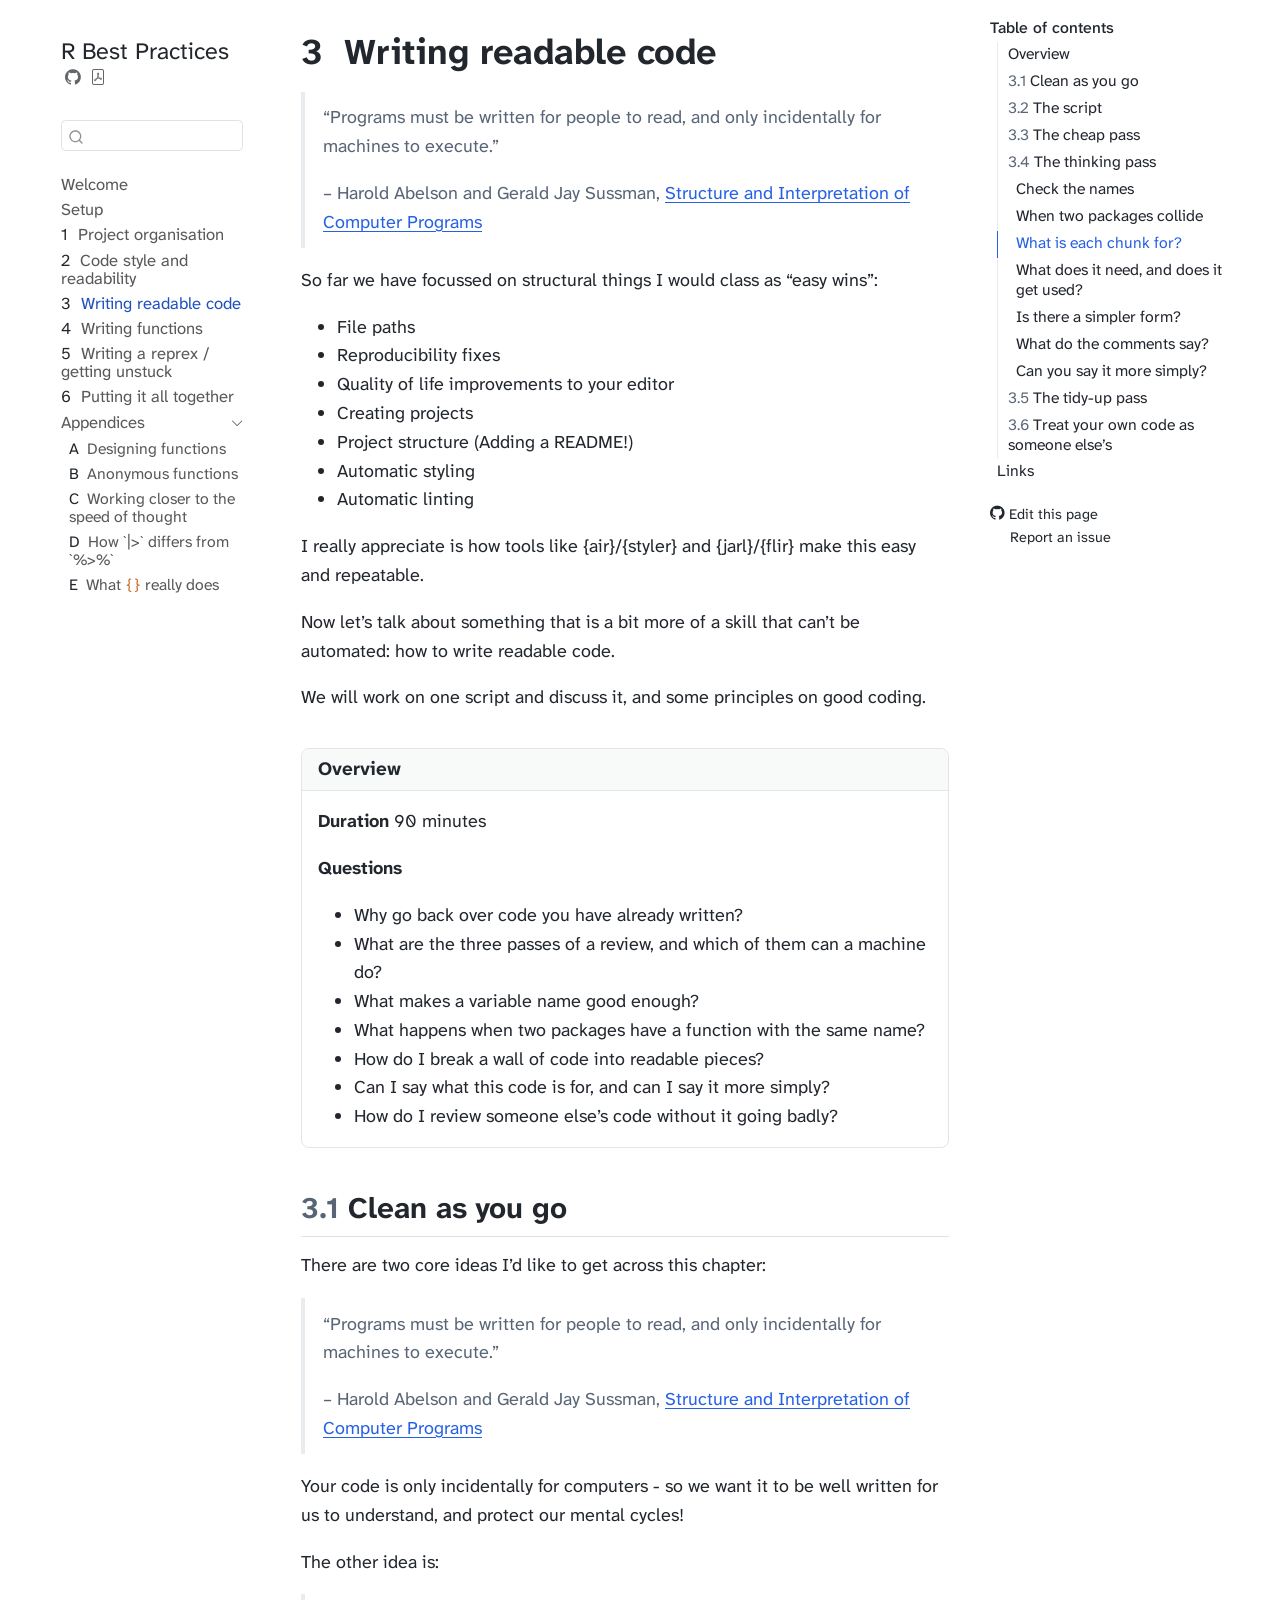
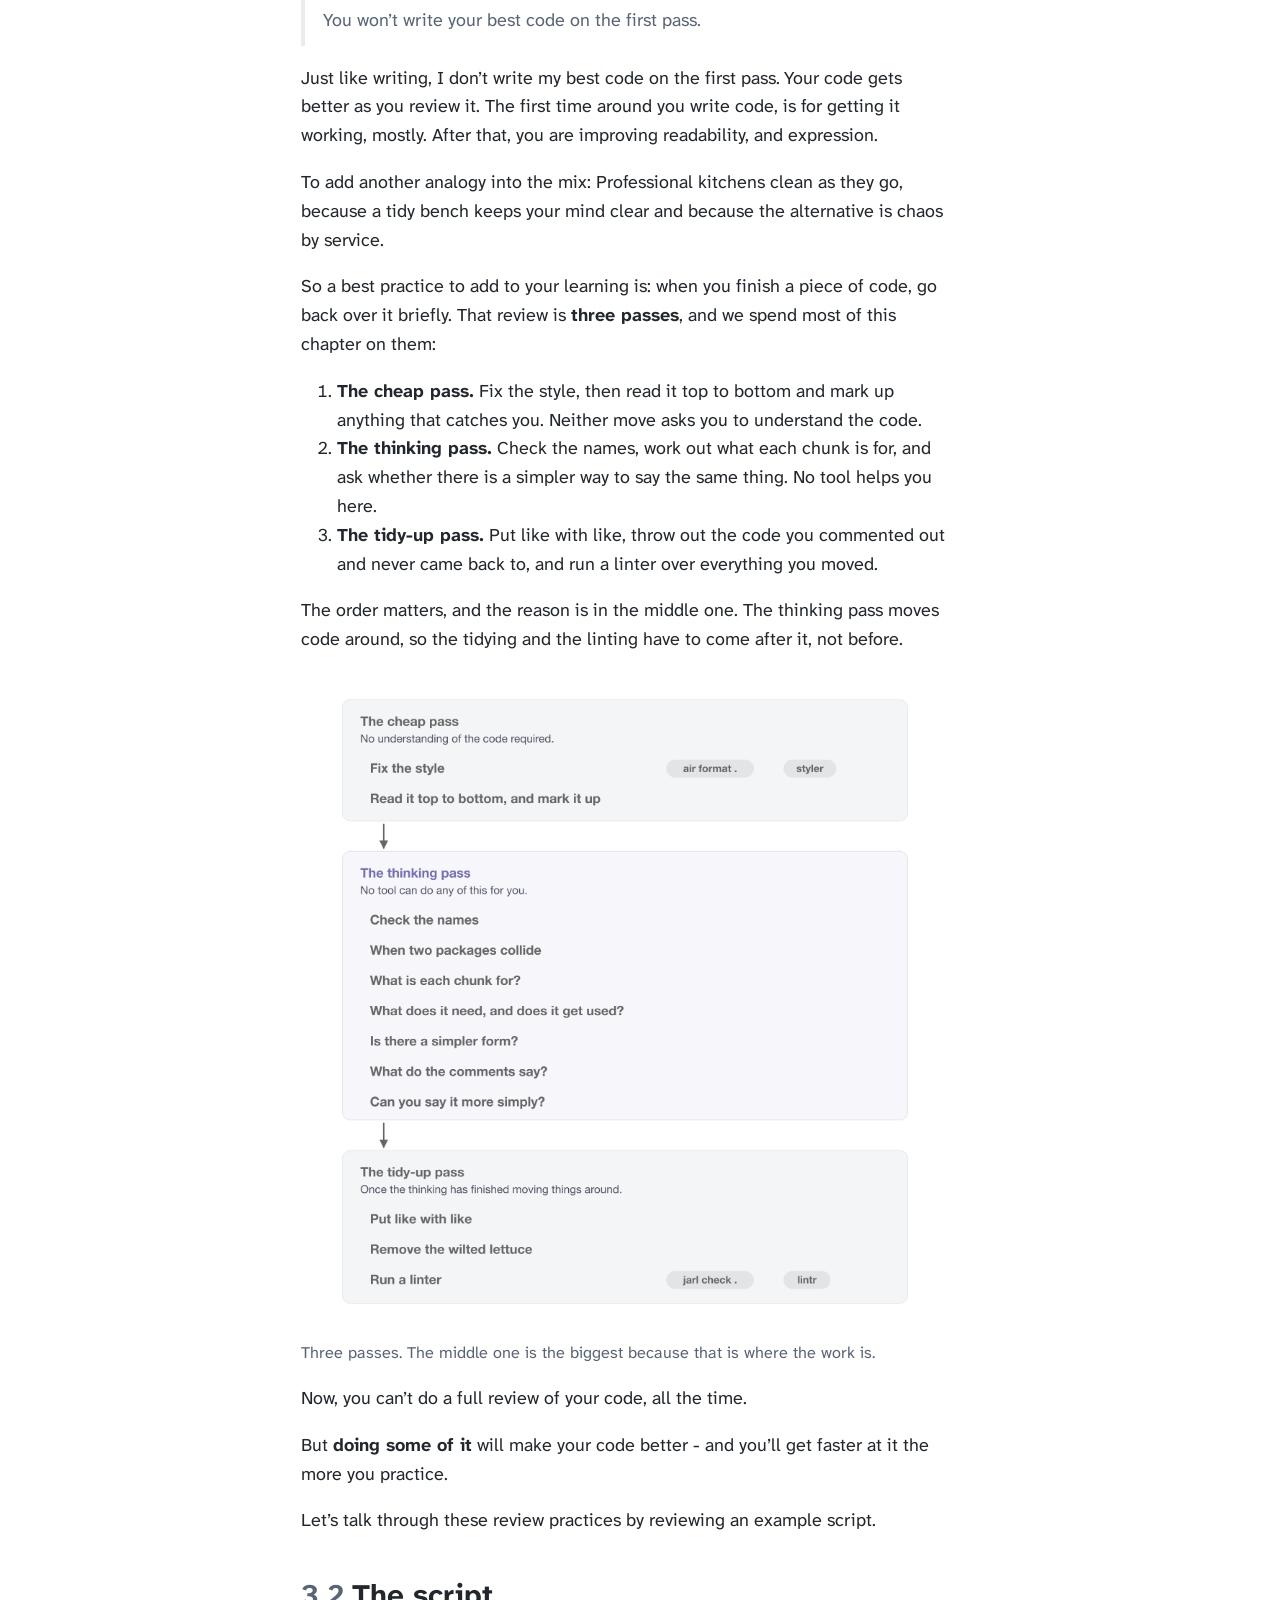
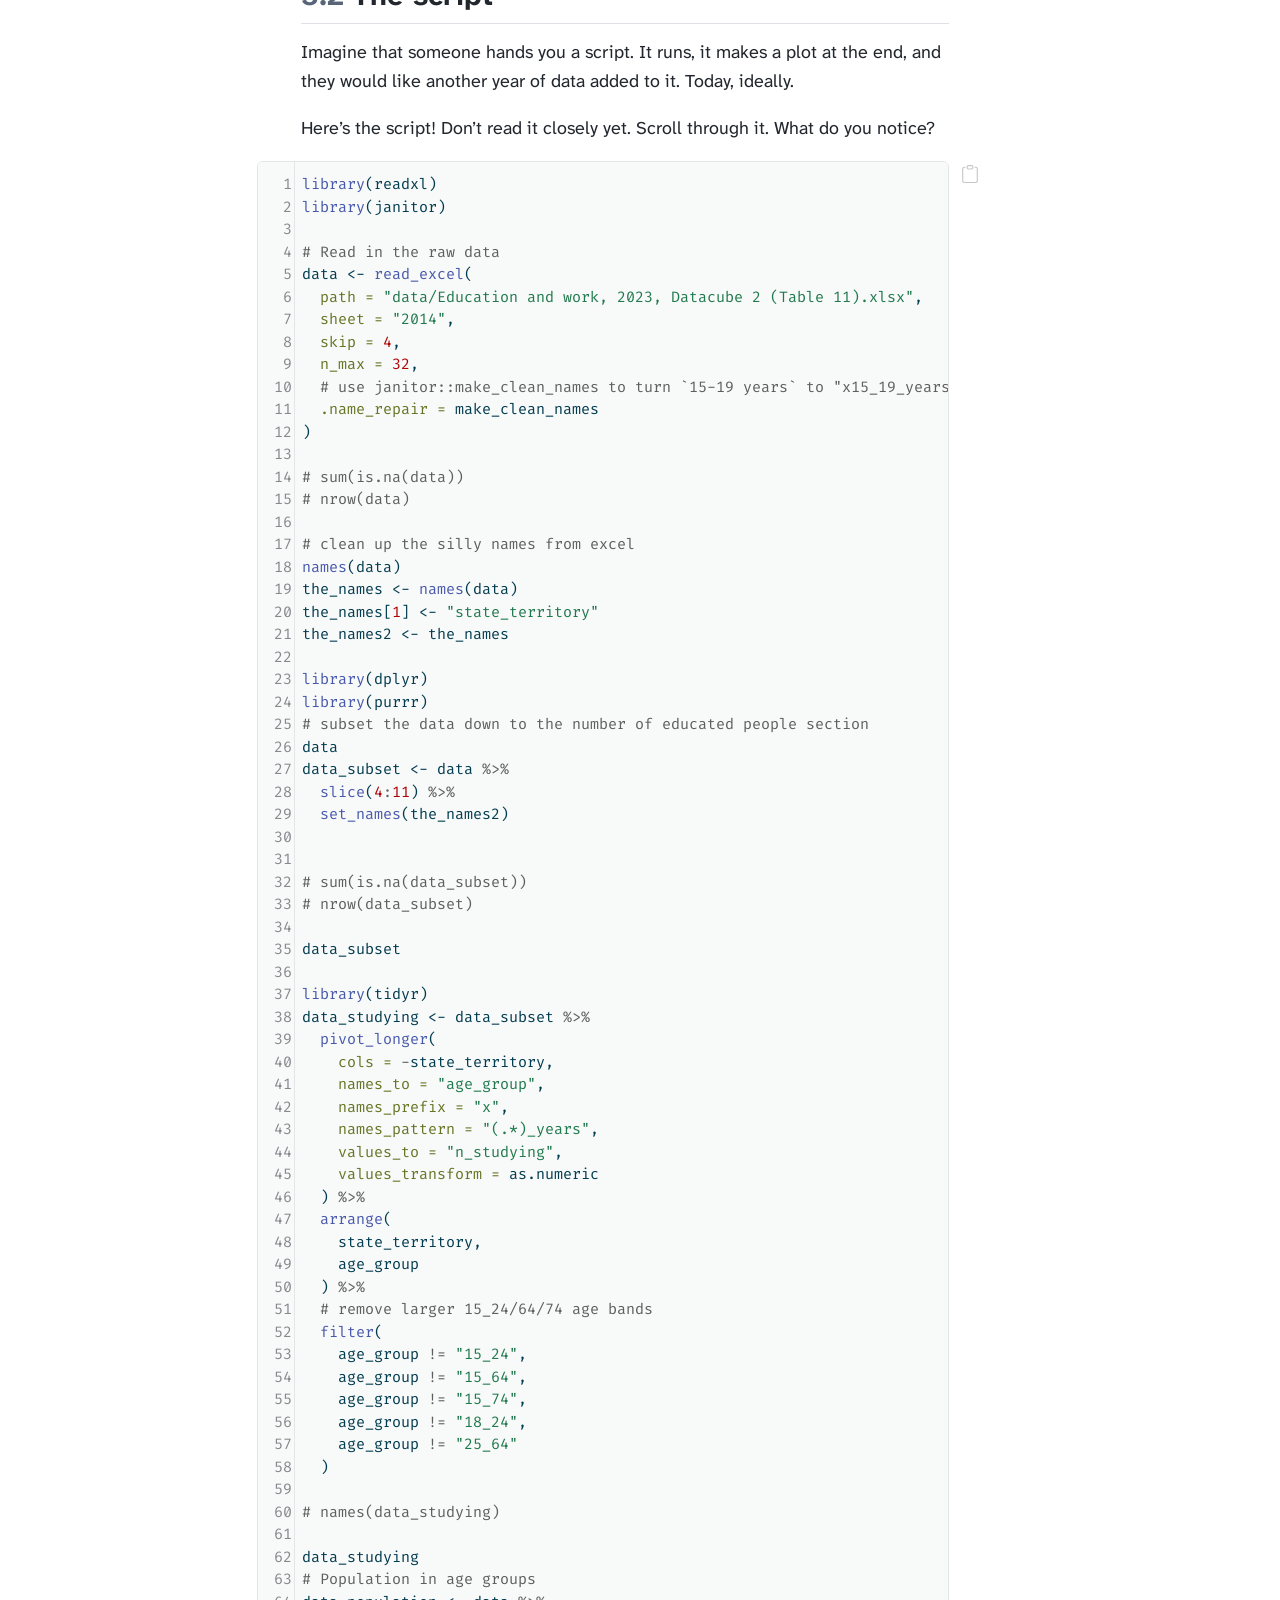
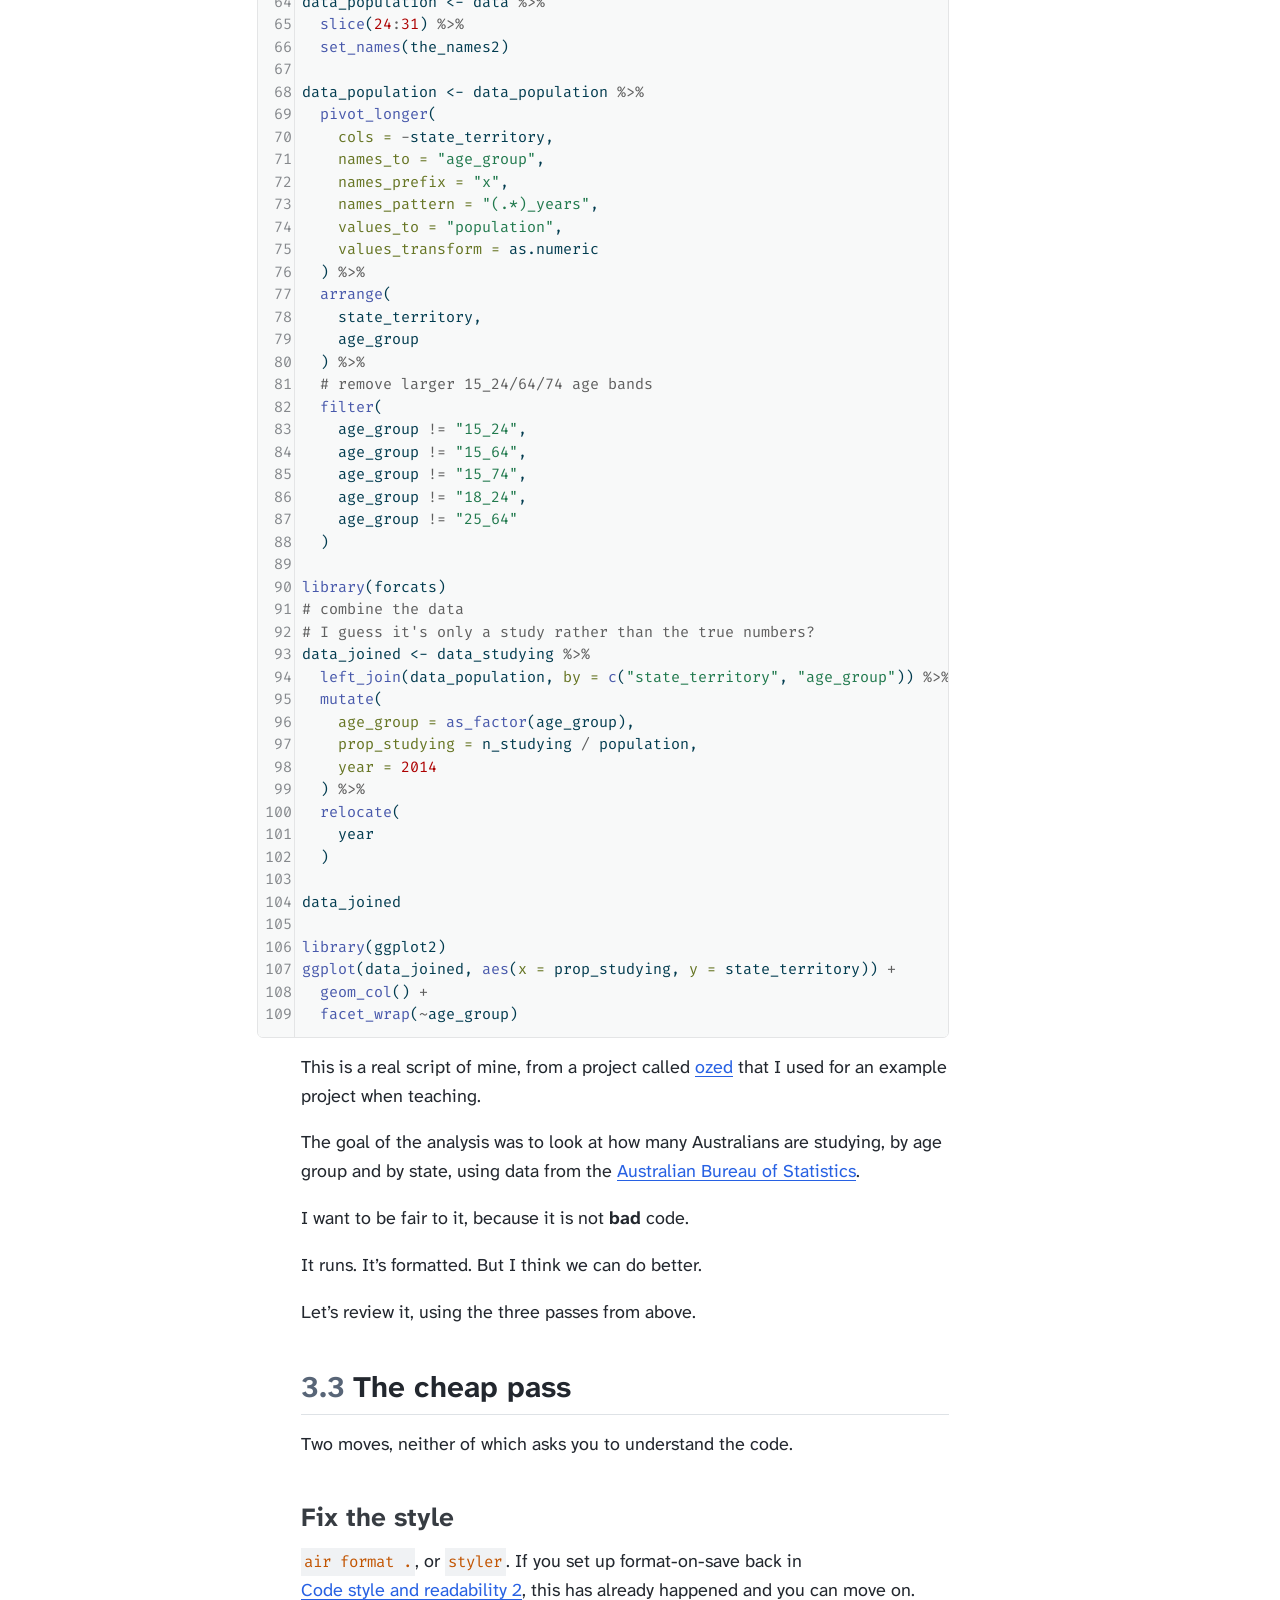
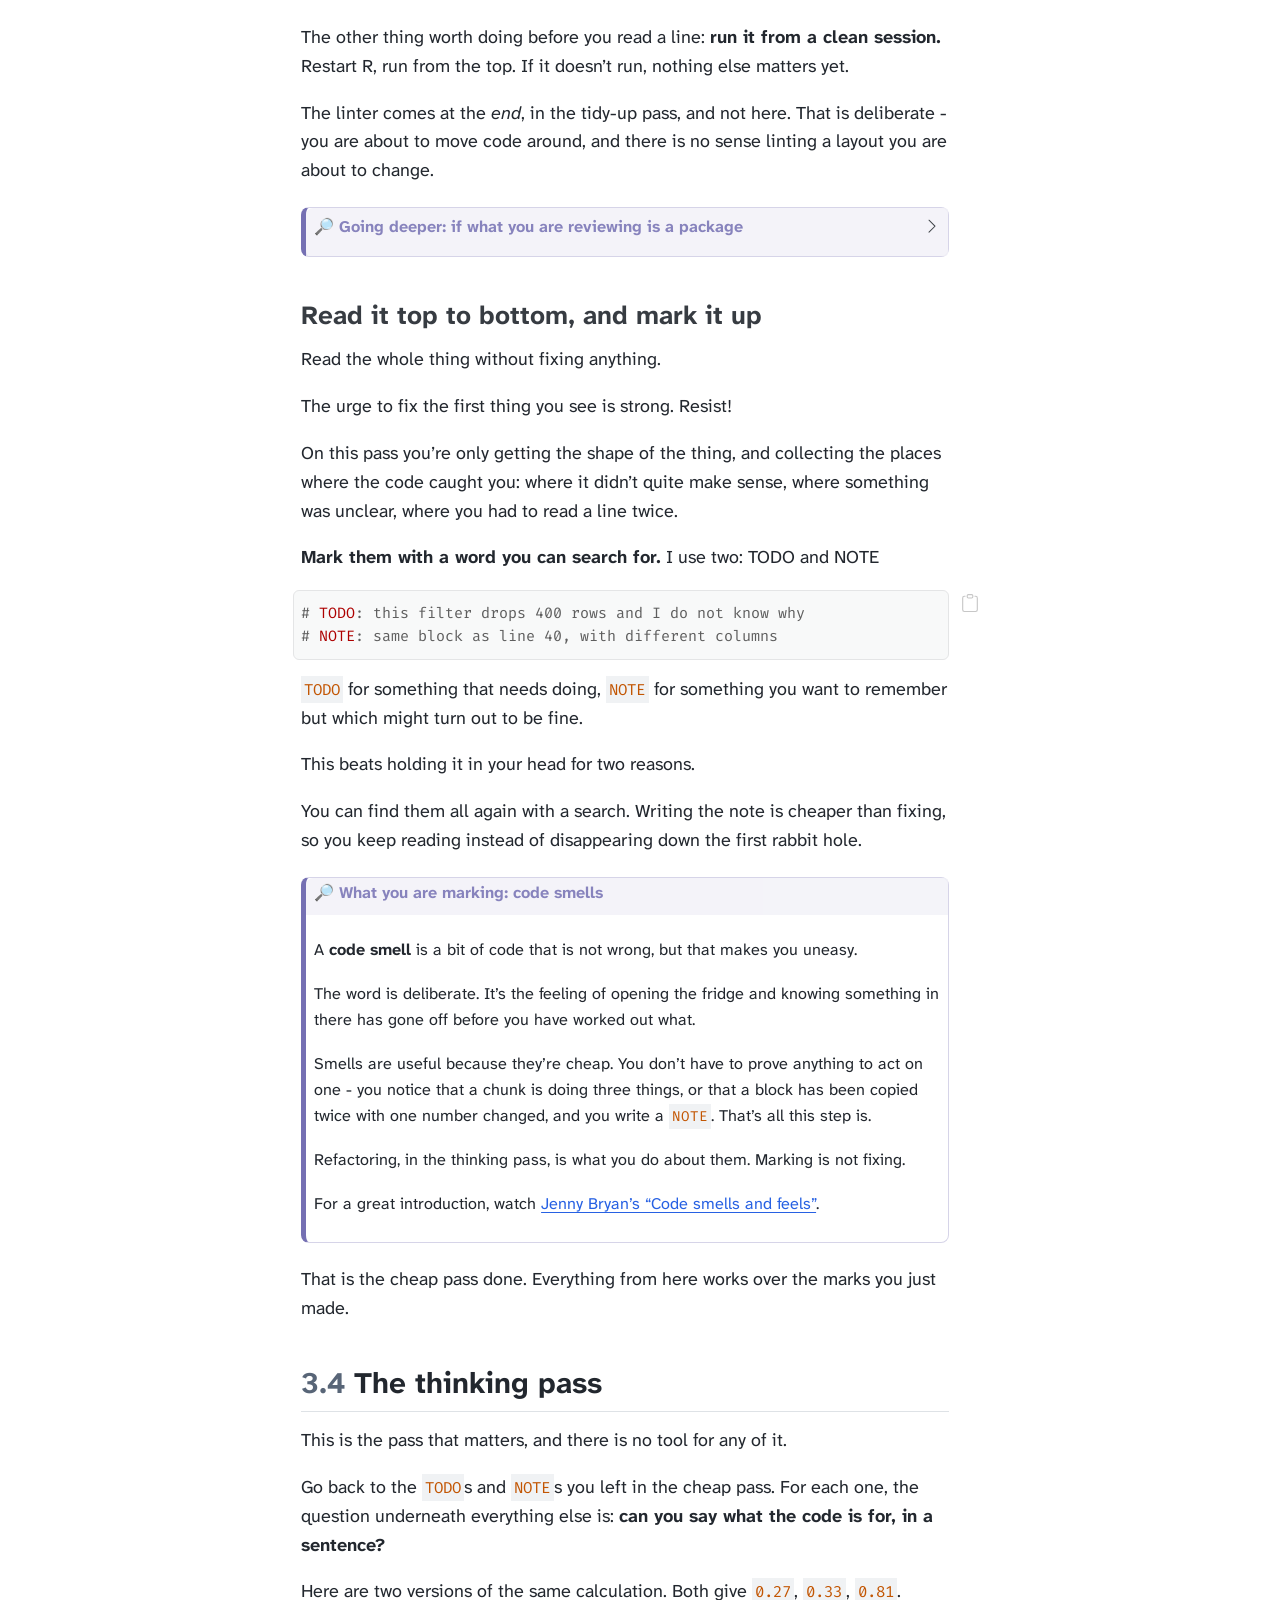
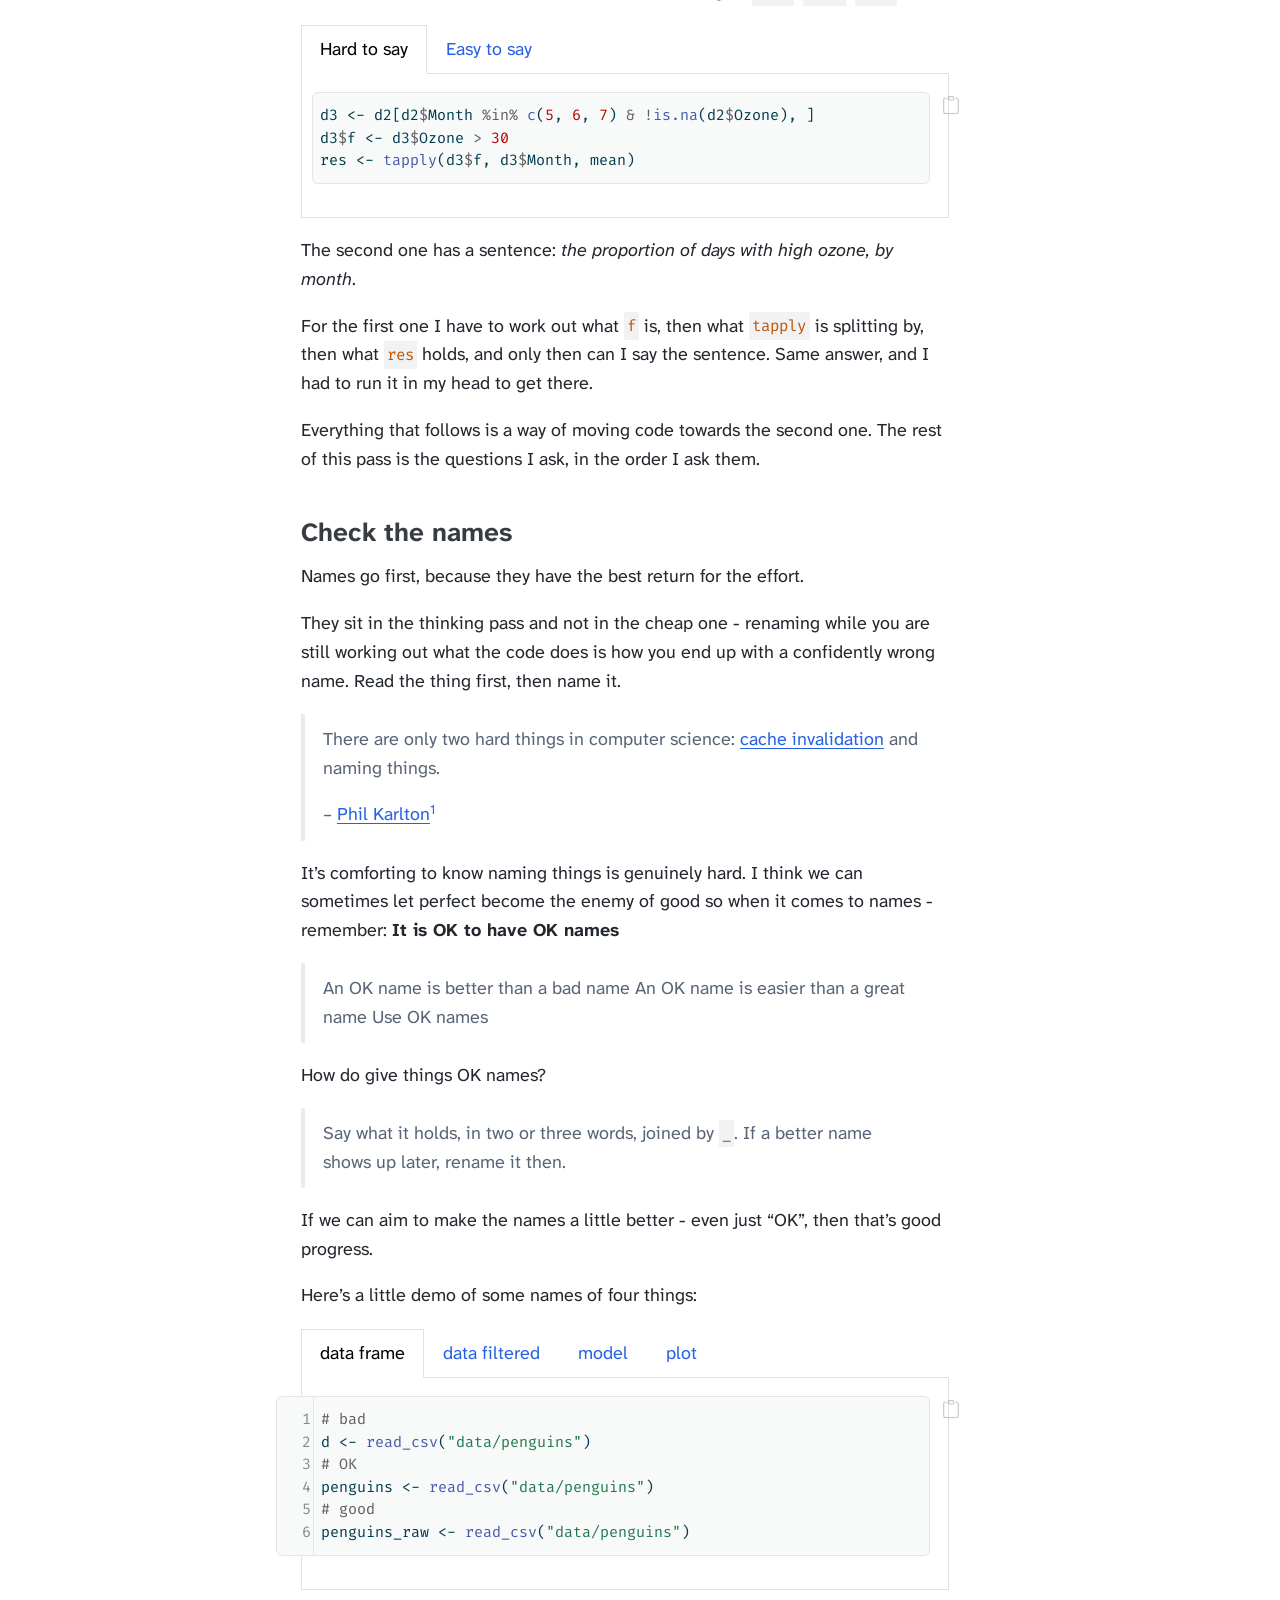
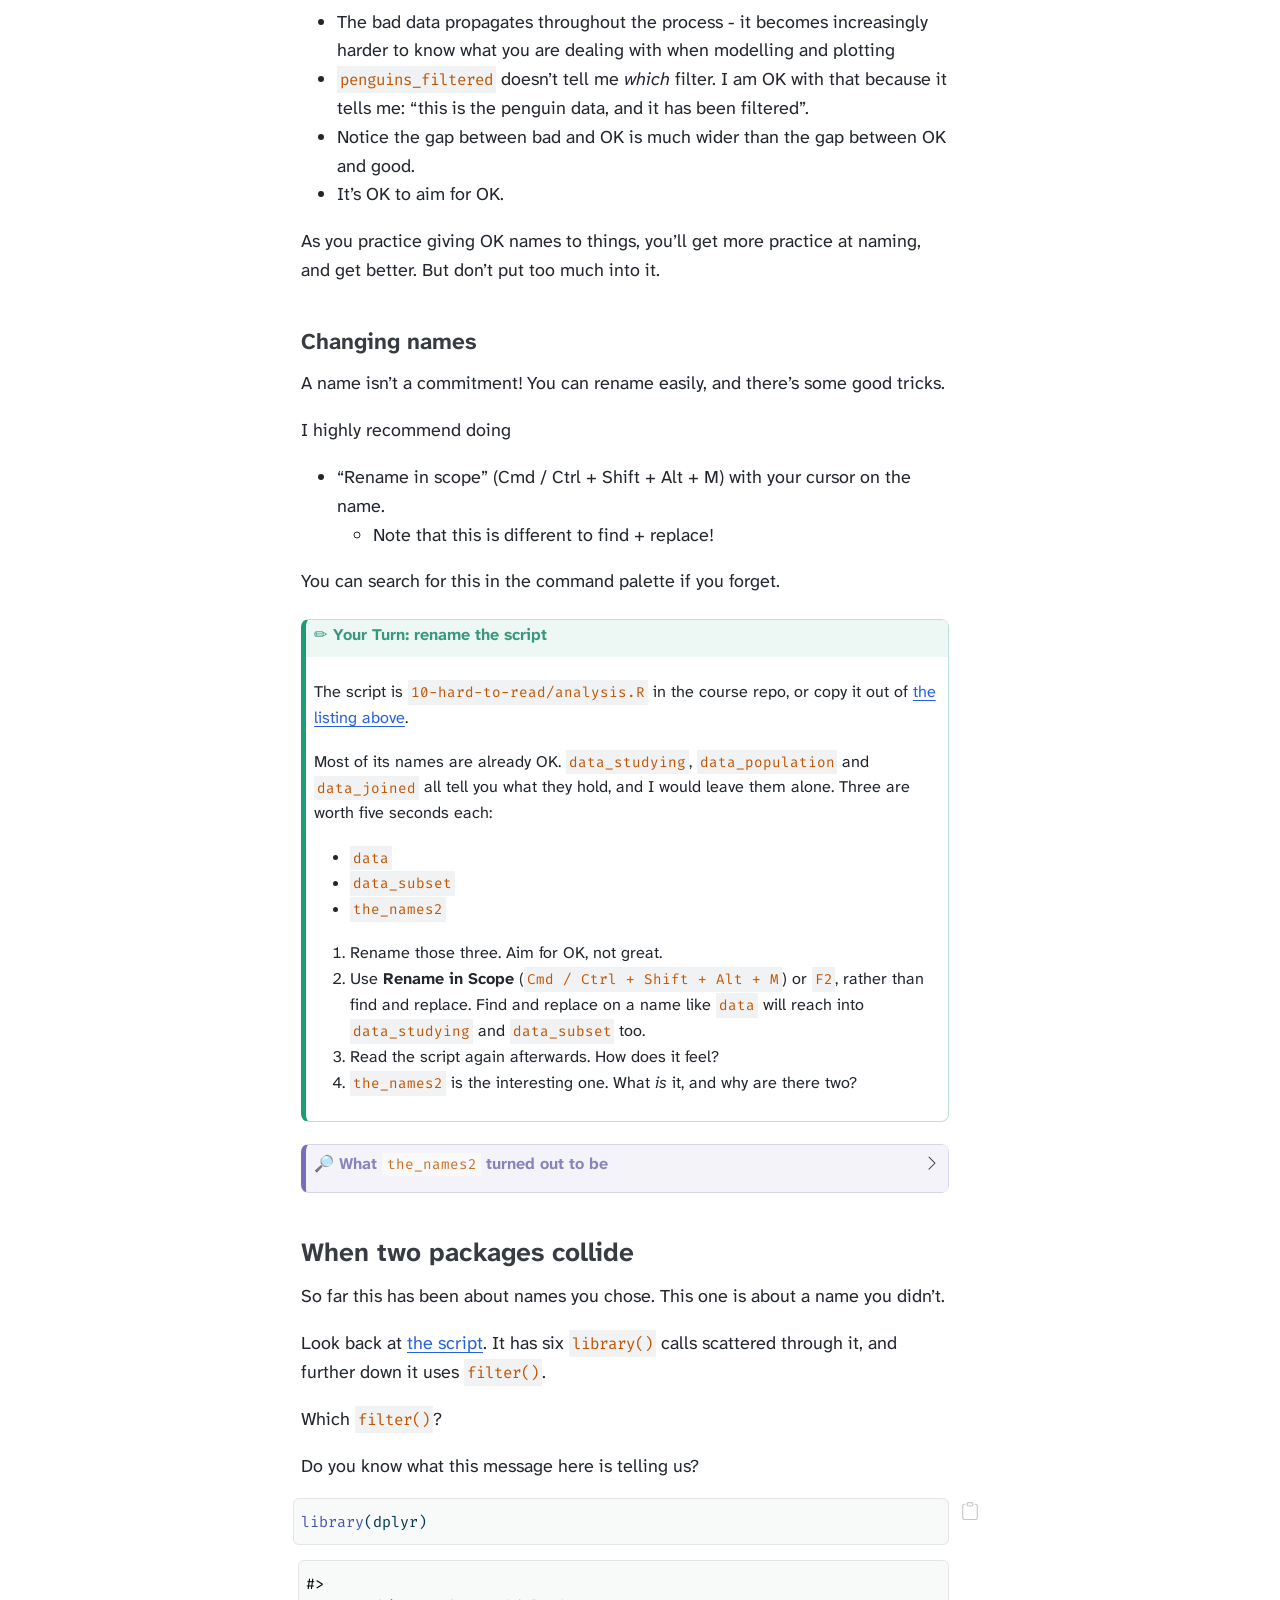
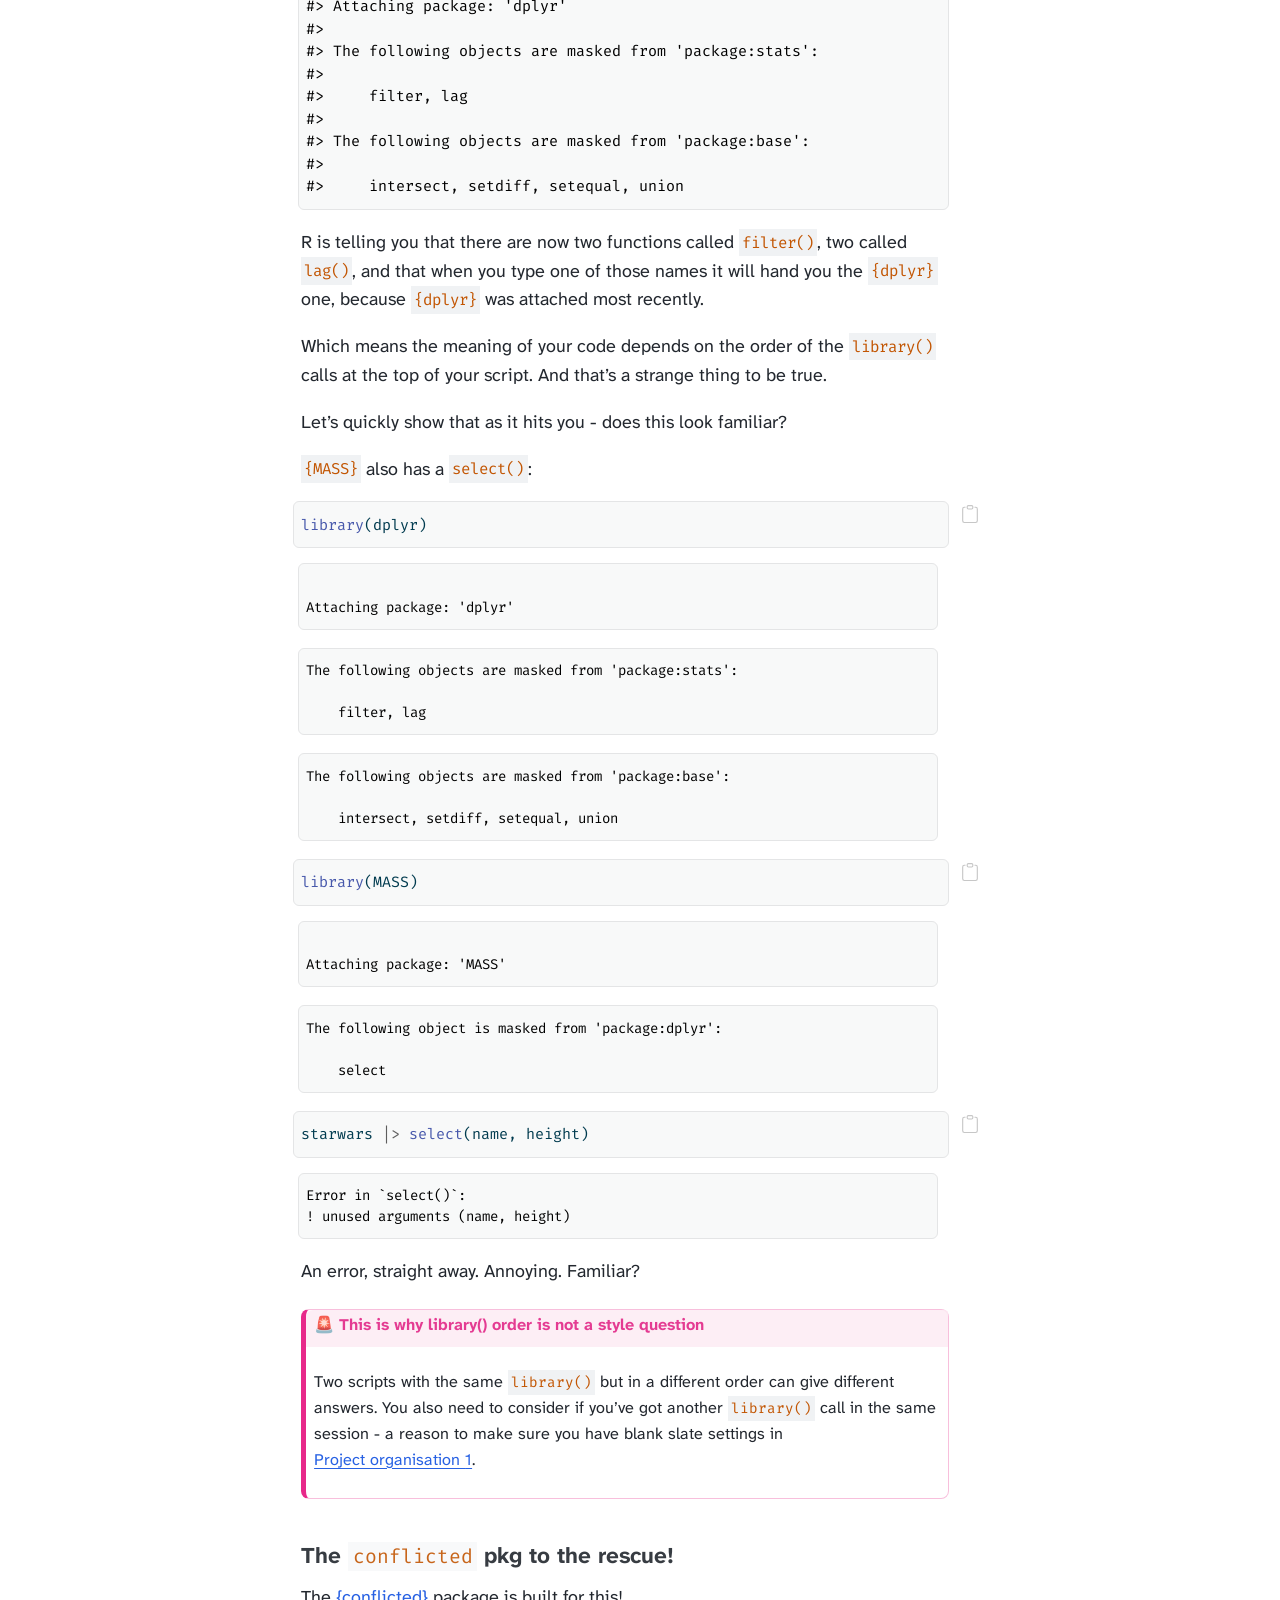
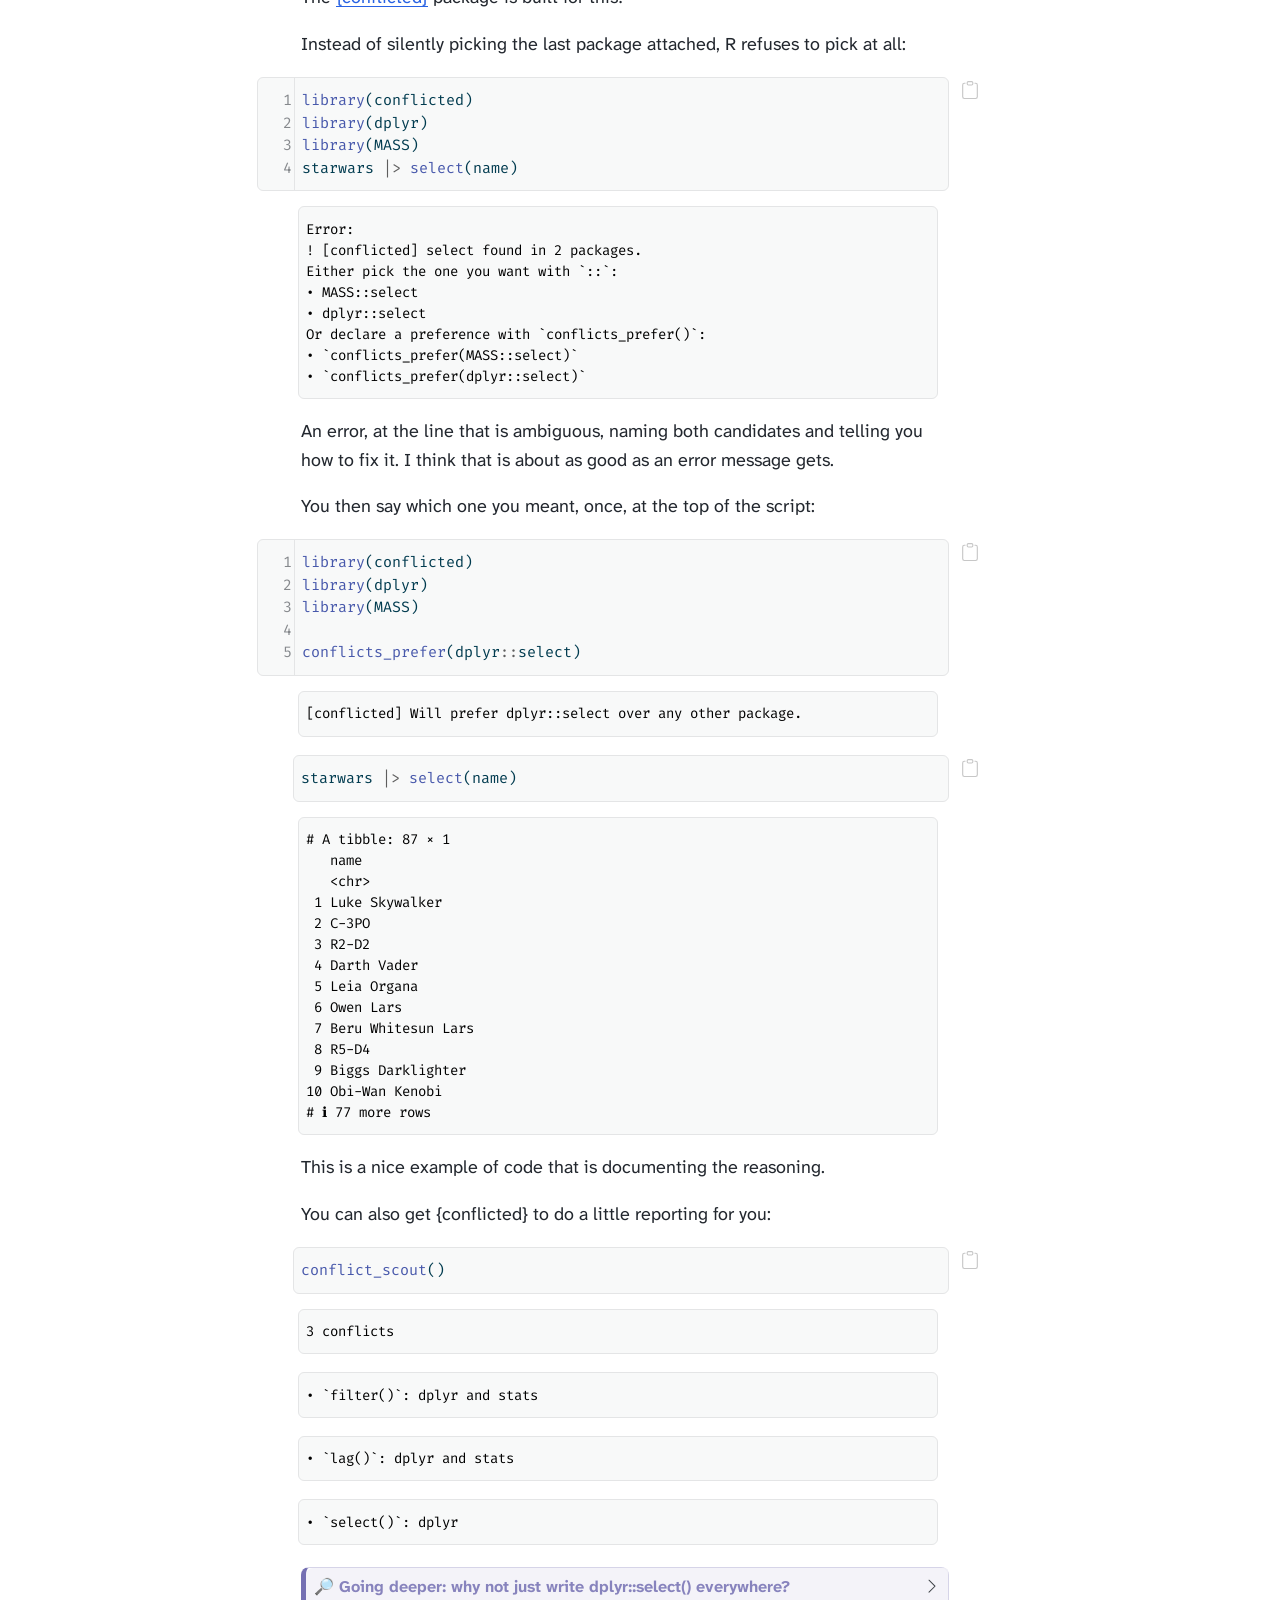
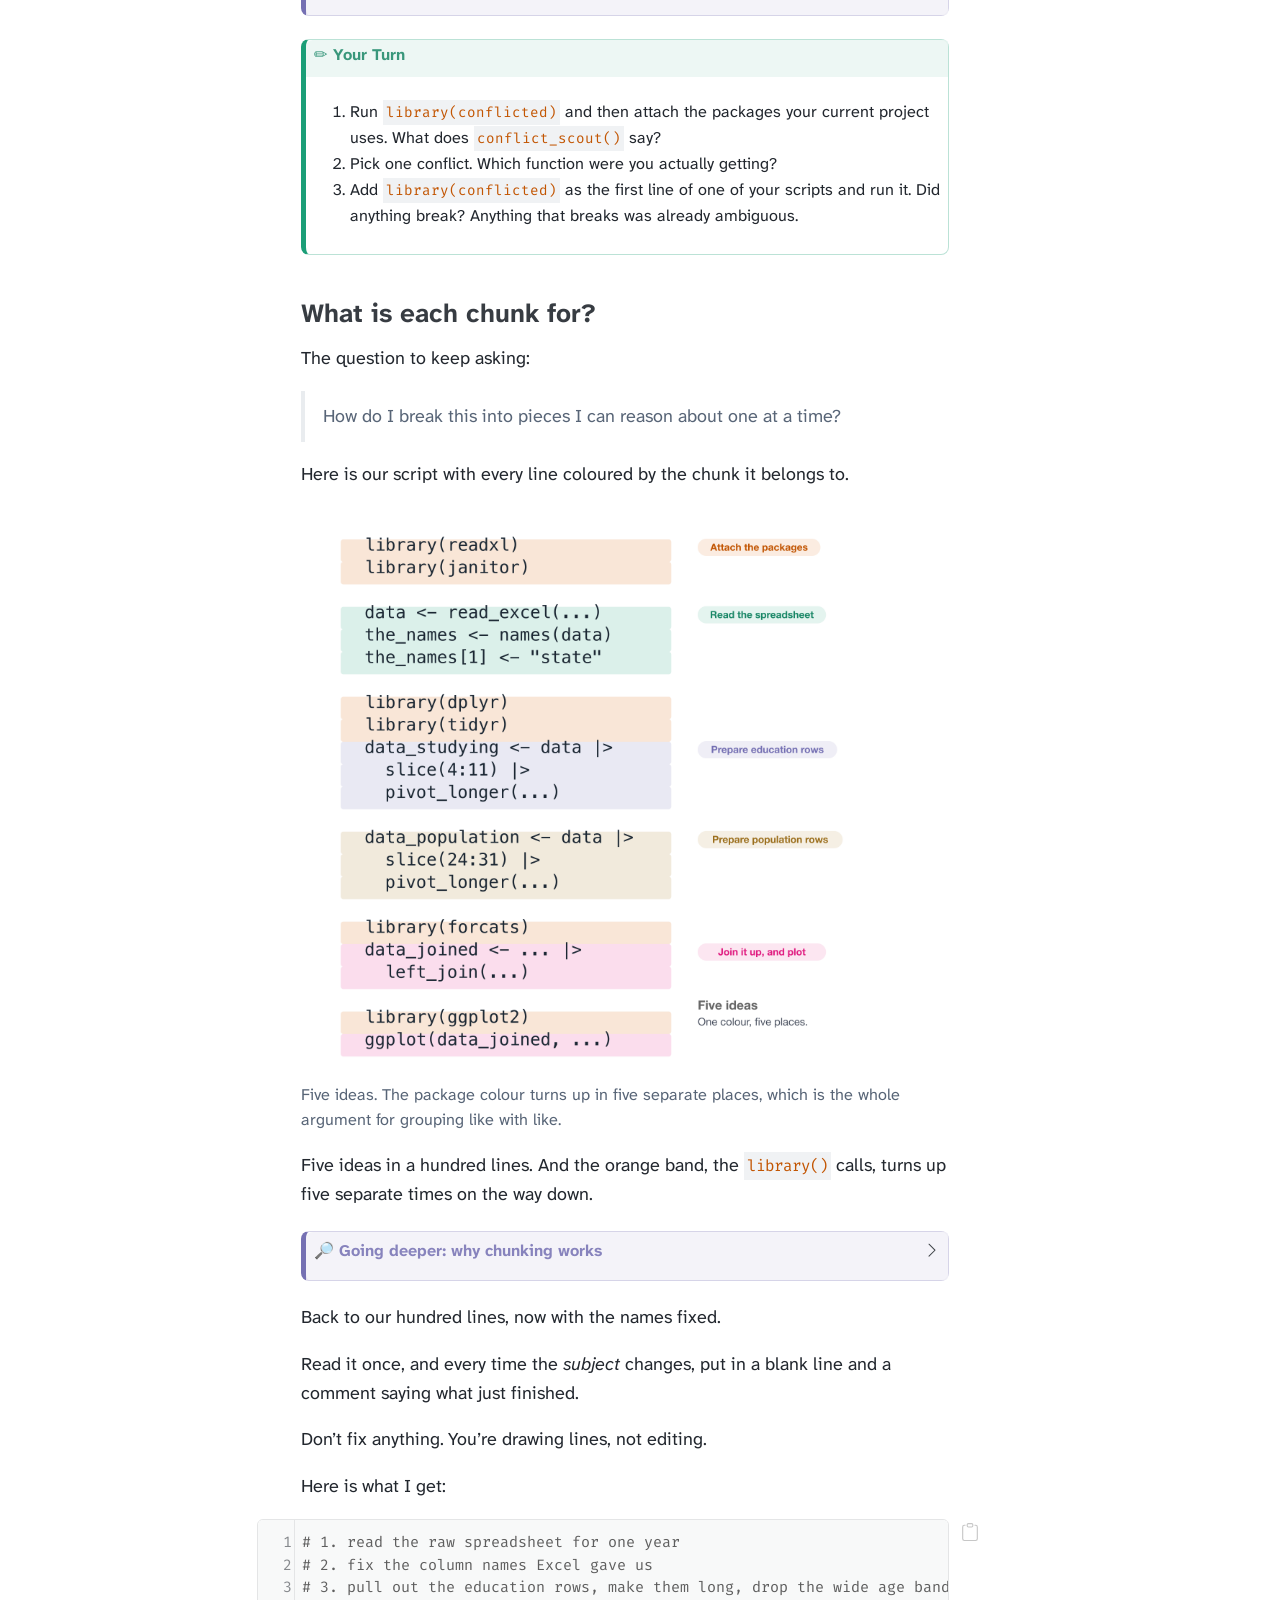
<file: writing-readable-code.html>
<!DOCTYPE html>
<html xmlns="http://www.w3.org/1999/xhtml" lang="en" xml:lang="en"><head>

<meta charset="utf-8">
<meta name="generator" content="quarto-1.10.18">

<meta name="viewport" content="width=device-width, initial-scale=1.0, user-scalable=yes">


<title>3&nbsp; Writing readable code – R Best Practices</title>
<style>
/* Default styles provided by pandoc.
** See https://pandoc.org/MANUAL.html#variables-for-html for config info.
*/
span.smallcaps{font-variant: small-caps;}
div.columns{display: flex; gap: 1.5em;}
div.column{flex: auto;}
@media screen {
div.columns{gap: min(4vw, 1.5em);}
div.column{overflow-x: auto;}
}
div.hanging-indent{margin-left: 1.5em; text-indent: -1.5em;}
ul.task-list{list-style: none;}
ul.task-list li input[type="checkbox"] {
  width: 0.8em;
  margin: 0 0.8em 0.2em -1em; /* quarto-specific, see https://github.com/quarto-dev/quarto-cli/issues/4556 */ 
  vertical-align: middle;
}
/* CSS for syntax highlighting */
html { -webkit-text-size-adjust: 100%; }
pre > code.sourceCode { white-space: pre; position: relative; }
pre > code.sourceCode > span { display: inline-block; line-height: 1.25; }
pre > code.sourceCode > span:empty { height: 1.2em; }
.sourceCode { overflow: visible; }
code.sourceCode > span { color: inherit; text-decoration: inherit; }
div.sourceCode { margin: 1em 0; }
pre.sourceCode { margin: 0; }
@media screen {
div.sourceCode { overflow: auto; }
}
@media print {
pre > code.sourceCode { white-space: pre-wrap; }
pre > code.sourceCode > span { text-indent: -5em; padding-left: 5em; }
}
pre.numberSource code
  { counter-reset: source-line 0; }
pre.numberSource code > span
  { position: relative; left: -4em; counter-increment: source-line; }
pre.numberSource code > span > a:first-child::before
  { content: counter(source-line);
    position: relative; left: -1em; text-align: right; vertical-align: baseline;
    border: none; display: inline-block;
    -webkit-touch-callout: none; -webkit-user-select: none;
    -khtml-user-select: none; -moz-user-select: none;
    -ms-user-select: none; user-select: none;
    padding: 0 4px; width: 4em;
  }
pre.numberSource { margin-left: 3em;  padding-left: 4px; }
div.sourceCode
  {   }
@media screen {
pre > code.sourceCode > span > a:first-child::before { text-decoration: underline; }
}
</style>


<script src="site_libs/quarto-nav/quarto-nav.js"></script>
<script src="site_libs/quarto-nav/headroom.min.js"></script>
<script src="site_libs/clipboard/clipboard.min.js"></script>
<script src="site_libs/quarto-search/autocomplete.umd.js"></script>
<script src="site_libs/quarto-search/fuse.min.js"></script>
<script src="site_libs/quarto-search/quarto-search.js"></script>
<meta name="quarto:offset" content="./">
<link href="./writing-functions.html" rel="next">
<link href="./code-style-and-readability.html" rel="prev">
<script src="site_libs/quarto-html/quarto.js" type="module"></script>
<script src="site_libs/quarto-html/tabsets/tabsets.js" type="module"></script>
<script src="site_libs/quarto-html/popper.min.js"></script>
<script src="site_libs/quarto-html/tippy.umd.min.js"></script>
<script src="site_libs/quarto-html/anchor.min.js"></script>
<link href="site_libs/quarto-html/tippy.css" rel="stylesheet">
<link href="site_libs/quarto-html/quarto-syntax-highlighting-b45b7b0fa9169e986df15f1ef60a279c.css" rel="stylesheet" id="quarto-text-highlighting-styles">
<script src="site_libs/bootstrap/bootstrap.min.js"></script>
<link href="site_libs/bootstrap/bootstrap-icons.css" rel="stylesheet">
<link href="site_libs/bootstrap/bootstrap-2892f92a2cf4cf9b4e1a4840b7613af4.min.css" rel="stylesheet" append-hash="true" id="quarto-bootstrap" data-mode="light">
<script id="quarto-search-options" type="application/json">{
  "location": "sidebar",
  "copy-button": false,
  "collapse-after": 3,
  "panel-placement": "start",
  "type": "textbox",
  "limit": 50,
  "keyboard-shortcut": [
    "f",
    "/",
    "s"
  ],
  "show-item-context": false,
  "language": {
    "search-no-results-text": "No results",
    "search-matching-documents-text": "matching documents",
    "search-copy-link-title": "Copy link to search",
    "search-hide-matches-text": "Hide additional matches",
    "search-more-match-text": "more match in this document",
    "search-more-matches-text": "more matches in this document",
    "search-clear-button-title": "Clear",
    "search-text-placeholder": "",
    "search-detached-cancel-button-title": "Cancel",
    "search-submit-button-title": "Submit",
    "search-label": "Search"
  }
}</script>


</head>

<body class="nav-sidebar floating quarto-light">

<div id="quarto-search-results"></div>
  <header id="quarto-header" class="headroom fixed-top">
  <nav class="quarto-secondary-nav">
    <div class="container-fluid d-flex">
      <button type="button" class="quarto-btn-toggle btn" data-bs-toggle="collapse" role="button" data-bs-target=".quarto-sidebar-collapse-item" aria-controls="quarto-sidebar" aria-expanded="false" aria-label="Toggle sidebar navigation" onclick="if (window.quartoToggleHeadroom) { window.quartoToggleHeadroom(); }">
        <i class="bi bi-layout-text-sidebar-reverse"></i>
      </button>
        <nav class="quarto-page-breadcrumbs" aria-label="breadcrumb"><ol class="breadcrumb"><li class="breadcrumb-item"><a href="./writing-readable-code.html"><span class="chapter-number">3</span>&nbsp; <span class="chapter-title">Writing readable code</span></a></li></ol></nav>
        <a class="flex-grow-1" role="navigation" data-bs-toggle="collapse" data-bs-target=".quarto-sidebar-collapse-item" aria-controls="quarto-sidebar" aria-expanded="false" aria-label="Toggle sidebar navigation" onclick="if (window.quartoToggleHeadroom) { window.quartoToggleHeadroom(); }">      
        </a>
      <button type="button" class="btn quarto-search-button" aria-label="Search" onclick="window.quartoOpenSearch();">
        <i class="bi bi-search"></i>
      </button>
    </div>
  </nav>
</header>
<!-- content -->
<div id="quarto-content" class="quarto-container page-columns page-rows-contents page-layout-article">
<!-- sidebar -->
  <nav id="quarto-sidebar" class="sidebar collapse collapse-horizontal quarto-sidebar-collapse-item sidebar-navigation floating overflow-auto">
    <div class="pt-lg-2 mt-2 text-left sidebar-header">
    <div class="sidebar-title mb-0 py-0">
      <a href="./">R Best Practices</a> 
        <div class="sidebar-tools-main">
    <a href="https://github.com/njtierney/rbestpractices" title="Source Code" class="quarto-navigation-tool px-1" aria-label="Source Code"><i class="bi bi-github"></i></a>
    <a href="./R-Best-Practices.pdf" title="Download PDF" class="quarto-navigation-tool px-1" aria-label="Download PDF"><i class="bi bi-file-pdf"></i></a>
</div>
    </div>
      </div>
        <div class="mt-2 flex-shrink-0 align-items-center">
        <div class="sidebar-search">
        <div id="quarto-search" class="" title="Search"></div>
        </div>
        </div>
    <div class="sidebar-menu-container"> 
    <ul class="list-unstyled mt-1">
        <li class="sidebar-item">
  <div class="sidebar-item-container"> 
  <a href="./index.html" class="sidebar-item-text sidebar-link">
 <span class="menu-text">Welcome</span></a>
  </div>
</li>
        <li class="sidebar-item">
  <div class="sidebar-item-container"> 
  <a href="./setup.html" class="sidebar-item-text sidebar-link">
 <span class="menu-text">Setup</span></a>
  </div>
</li>
        <li class="sidebar-item">
  <div class="sidebar-item-container"> 
  <a href="./project-organisation.html" class="sidebar-item-text sidebar-link">
 <span class="menu-text"><span class="chapter-number">1</span>&nbsp; <span class="chapter-title">Project organisation</span></span></a>
  </div>
</li>
        <li class="sidebar-item">
  <div class="sidebar-item-container"> 
  <a href="./code-style-and-readability.html" class="sidebar-item-text sidebar-link">
 <span class="menu-text"><span class="chapter-number">2</span>&nbsp; <span class="chapter-title">Code style and readability</span></span></a>
  </div>
</li>
        <li class="sidebar-item">
  <div class="sidebar-item-container"> 
  <a href="./writing-readable-code.html" class="sidebar-item-text sidebar-link active">
 <span class="menu-text"><span class="chapter-number">3</span>&nbsp; <span class="chapter-title">Writing readable code</span></span></a>
  </div>
</li>
        <li class="sidebar-item">
  <div class="sidebar-item-container"> 
  <a href="./writing-functions.html" class="sidebar-item-text sidebar-link">
 <span class="menu-text"><span class="chapter-number">4</span>&nbsp; <span class="chapter-title">Writing functions</span></span></a>
  </div>
</li>
        <li class="sidebar-item">
  <div class="sidebar-item-container"> 
  <a href="./writing-a-reprex-getting-unstuck.html" class="sidebar-item-text sidebar-link">
 <span class="menu-text"><span class="chapter-number">5</span>&nbsp; <span class="chapter-title">Writing a reprex / getting unstuck</span></span></a>
  </div>
</li>
        <li class="sidebar-item">
  <div class="sidebar-item-container"> 
  <a href="./putting-it-all-together.html" class="sidebar-item-text sidebar-link">
 <span class="menu-text"><span class="chapter-number">6</span>&nbsp; <span class="chapter-title">Putting it all together</span></span></a>
  </div>
</li>
        <li class="sidebar-item sidebar-item-section">
      <div class="sidebar-item-container"> 
            <a class="sidebar-item-text sidebar-link text-start" data-bs-toggle="collapse" data-bs-target="#quarto-sidebar-section-1" role="navigation" aria-expanded="true">
 <span class="menu-text">Appendices</span></a>
          <a class="sidebar-item-toggle text-start" data-bs-toggle="collapse" data-bs-target="#quarto-sidebar-section-1" role="navigation" aria-expanded="true" aria-label="Toggle section">
            <i class="bi bi-chevron-right ms-2"></i>
          </a> 
      </div>
      <ul id="quarto-sidebar-section-1" class="collapse list-unstyled sidebar-section depth1 show">  
          <li class="sidebar-item">
  <div class="sidebar-item-container"> 
  <a href="./appendix-designing-functions.html" class="sidebar-item-text sidebar-link">
 <span class="menu-text"><span class="chapter-number">A</span>&nbsp; <span class="chapter-title">Designing functions</span></span></a>
  </div>
</li>
          <li class="sidebar-item">
  <div class="sidebar-item-container"> 
  <a href="./appendix-anonymous-functions.html" class="sidebar-item-text sidebar-link">
 <span class="menu-text"><span class="chapter-number">B</span>&nbsp; <span class="chapter-title">Anonymous functions</span></span></a>
  </div>
</li>
          <li class="sidebar-item">
  <div class="sidebar-item-container"> 
  <a href="./appendix-speed-of-thought.html" class="sidebar-item-text sidebar-link">
 <span class="menu-text"><span class="chapter-number">C</span>&nbsp; <span class="chapter-title">Working closer to the speed of thought</span></span></a>
  </div>
</li>
          <li class="sidebar-item">
  <div class="sidebar-item-container"> 
  <a href="./appendix-pipes.html" class="sidebar-item-text sidebar-link">
 <span class="menu-text"><span class="chapter-number">D</span>&nbsp; <span class="chapter-title">How `|&gt;` differs from `%&gt;%`</span></span></a>
  </div>
</li>
          <li class="sidebar-item">
  <div class="sidebar-item-container"> 
  <a href="./appendix-curly-braces.html" class="sidebar-item-text sidebar-link">
 <span class="menu-text"><span class="chapter-number">E</span>&nbsp; <span class="chapter-title">What <code>{}</code> really does</span></span></a>
  </div>
</li>
      </ul>
  </li>
    </ul>
    </div>
</nav>
<div id="quarto-sidebar-glass" class="quarto-sidebar-collapse-item" data-bs-toggle="collapse" data-bs-target=".quarto-sidebar-collapse-item"></div>
<!-- margin-sidebar -->
    <div id="quarto-margin-sidebar" class="sidebar margin-sidebar">
        <nav id="TOC" role="doc-toc" class="toc-active">
    <h2 id="toc-title">Table of contents</h2>
   
  <ul>
  <li><a href="#overview" id="toc-overview" class="nav-link active" data-scroll-target="#overview">Overview</a></li>
  <li><a href="#clean-as-you-go" id="toc-clean-as-you-go" class="nav-link" data-scroll-target="#clean-as-you-go"><span class="header-section-number">3.1</span> Clean as you go</a></li>
  <li><a href="#sec-the-script" id="toc-sec-the-script" class="nav-link" data-scroll-target="#sec-the-script"><span class="header-section-number">3.2</span> The script</a></li>
  <li><a href="#the-cheap-pass" id="toc-the-cheap-pass" class="nav-link" data-scroll-target="#the-cheap-pass"><span class="header-section-number">3.3</span> The cheap pass</a>
  <ul class="collapse">
  <li><a href="#fix-the-style" id="toc-fix-the-style" class="nav-link" data-scroll-target="#fix-the-style">Fix the style</a></li>
  <li><a href="#read-it-top-to-bottom-and-mark-it-up" id="toc-read-it-top-to-bottom-and-mark-it-up" class="nav-link" data-scroll-target="#read-it-top-to-bottom-and-mark-it-up">Read it top to bottom, and mark it up</a></li>
  </ul></li>
  <li><a href="#the-thinking-pass" id="toc-the-thinking-pass" class="nav-link" data-scroll-target="#the-thinking-pass"><span class="header-section-number">3.4</span> The thinking pass</a>
  <ul class="collapse">
  <li><a href="#sec-good-names" id="toc-sec-good-names" class="nav-link" data-scroll-target="#sec-good-names">Check the names</a></li>
  <li><a href="#sec-conflicted" id="toc-sec-conflicted" class="nav-link" data-scroll-target="#sec-conflicted">When two packages collide</a></li>
  <li><a href="#sec-de-chunking" id="toc-sec-de-chunking" class="nav-link" data-scroll-target="#sec-de-chunking">What is each chunk for?</a></li>
  <li><a href="#what-does-it-need-and-does-it-get-used" id="toc-what-does-it-need-and-does-it-get-used" class="nav-link" data-scroll-target="#what-does-it-need-and-does-it-get-used">What does it need, and does it get used?</a></li>
  <li><a href="#is-there-a-simpler-form" id="toc-is-there-a-simpler-form" class="nav-link" data-scroll-target="#is-there-a-simpler-form">Is there a simpler form?</a></li>
  <li><a href="#what-do-the-comments-say" id="toc-what-do-the-comments-say" class="nav-link" data-scroll-target="#what-do-the-comments-say">What do the comments say?</a></li>
  <li><a href="#can-you-say-it-more-simply" id="toc-can-you-say-it-more-simply" class="nav-link" data-scroll-target="#can-you-say-it-more-simply">Can you say it more simply?</a></li>
  </ul></li>
  <li><a href="#the-tidy-up-pass" id="toc-the-tidy-up-pass" class="nav-link" data-scroll-target="#the-tidy-up-pass"><span class="header-section-number">3.5</span> The tidy-up pass</a>
  <ul class="collapse">
  <li><a href="#put-like-with-like" id="toc-put-like-with-like" class="nav-link" data-scroll-target="#put-like-with-like">Put like with like</a></li>
  <li><a href="#remove-the-wilted-lettuce" id="toc-remove-the-wilted-lettuce" class="nav-link" data-scroll-target="#remove-the-wilted-lettuce">Remove the wilted lettuce</a></li>
  <li><a href="#run-a-linter" id="toc-run-a-linter" class="nav-link" data-scroll-target="#run-a-linter">Run a linter</a></li>
  </ul></li>
  <li><a href="#treat-your-own-code-as-someone-elses" id="toc-treat-your-own-code-as-someone-elses" class="nav-link" data-scroll-target="#treat-your-own-code-as-someone-elses"><span class="header-section-number">3.6</span> Treat your own code as someone else’s</a></li>
  <li>Links</li>
  </ul>
<div class="toc-actions"><ul><li><a href="https://github.com/njtierney/rbestpractices/edit/main/writing-readable-code.qmd" class="toc-action"><i class="bi bi-github"></i>Edit this page</a></li><li><a href="https://github.com/njtierney/rbestpractices/issues/new" class="toc-action"><i class="bi empty"></i>Report an issue</a></li></ul></div></nav>
    </div>
<!-- main -->
<main class="content" id="quarto-document-content">

<header id="title-block-header" class="quarto-title-block default">
<div class="quarto-title">
<h1 class="title"><span id="sec-writing-readable-code" class="quarto-section-identifier"><span class="chapter-number">3</span>&nbsp; <span class="chapter-title">Writing readable code</span></span></h1>
</div>



<div class="quarto-title-meta">

    
  
    
  </div>
  


</header>


<blockquote class="blockquote">
<p>“Programs must be written for people to read, and only incidentally for machines to execute.”</p>
<p>– Harold Abelson and Gerald Jay Sussman, <a href="https://mitp-content-server.mit.edu/books/content/sectbyfn/books_pres_0/6515/sicp.zip/index.html">Structure and Interpretation of Computer Programs</a></p>
</blockquote>
<p>So far we have focussed on structural things I would class as “easy wins”:</p>
<ul>
<li>File paths</li>
<li>Reproducibility fixes</li>
<li>Quality of life improvements to your editor</li>
<li>Creating projects</li>
<li>Project structure (Adding a README!)</li>
<li>Automatic styling</li>
<li>Automatic linting</li>
</ul>
<p>I really appreciate is how tools like {air}/{styler} and {jarl}/{flir} make this easy and repeatable.</p>
<p>Now let’s talk about something that is a bit more of a skill that can’t be automated: how to write readable code.</p>
<p>We will work on one script and discuss it, and some principles on good coding.</p>
<section id="overview" class="level2 unnumbered overview">
<h2 class="unnumbered anchored" data-anchor-id="overview">Overview</h2>
<p><strong>Duration</strong> 90 minutes</p>
<p><strong>Questions</strong></p>
<!-- These map onto the sections below, in order. If you move a section, move its question. -->
<ul>
<li>Why go back over code you have already written?</li>
<li>What are the three passes of a review, and which of them can a machine do?</li>
<li>What makes a variable name good enough?</li>
<li>What happens when two packages have a function with the same name?</li>
<li>How do I break a wall of code into readable pieces?</li>
<li>Can I say what this code is for, and can I say it more simply?</li>
<li>How do I review someone else’s code without it going badly?</li>
</ul>
</section>
<section id="clean-as-you-go" class="level2" data-number="3.1">
<h2 data-number="3.1" class="anchored" data-anchor-id="clean-as-you-go"><span class="header-section-number">3.1</span> Clean as you go</h2>
<p>There are two core ideas I’d like to get across this chapter:</p>
<blockquote class="blockquote">
<p>“Programs must be written for people to read, and only incidentally for machines to execute.”</p>
<p>– Harold Abelson and Gerald Jay Sussman, <a href="https://mitp-content-server.mit.edu/books/content/sectbyfn/books_pres_0/6515/sicp.zip/index.html">Structure and Interpretation of Computer Programs</a></p>
</blockquote>
<p>Your code is only incidentally for computers - so we want it to be well written for us to understand, and protect our mental cycles!</p>
<p>The other idea is:</p>
<blockquote class="blockquote">
<p>You won’t write your best code on the first pass.</p>
</blockquote>
<p>Just like writing, I don’t write my best code on the first pass. Your code gets better as you review it. The first time around you write code, is for getting it working, mostly. After that, you are improving readability, and expression.</p>
<p>To add another analogy into the mix: Professional kitchens clean as they go, because a tidy bench keeps your mind clear and because the alternative is chaos by service.</p>
<p>So a best practice to add to your learning is: when you finish a piece of code, go back over it briefly. That review is <strong>three passes</strong>, and we spend most of this chapter on them:</p>
<ol type="1">
<li><strong>The cheap pass.</strong> Fix the style, then read it top to bottom and mark up anything that catches you. Neither move asks you to understand the code.</li>
<li><strong>The thinking pass.</strong> Check the names, work out what each chunk is for, and ask whether there is a simpler way to say the same thing. No tool helps you here.</li>
<li><strong>The tidy-up pass.</strong> Put like with like, throw out the code you commented out and never came back to, and run a linter over everything you moved.</li>
</ol>
<p>The order matters, and the reason is in the middle one. The thinking pass moves code around, so the tidying and the linting have to come after it, not before.</p>
<div class="quarto-figure quarto-figure-center">
<figure class="figure">
<p><img src="figs/review-process-machine-then-person.png" class="img-fluid figure-img" style="width:100.0%" alt="Three stacked bands, one per pass. The top grey band is the cheap pass, which needs no understanding of the code: fix the style, with pills for air format and styler, and read it top to bottom and mark it up. An arrow leads down to a much taller purple band, the thinking pass, which is yours alone: check the names, when two packages collide, what is each chunk for, what does it need and does it get used, is there a simpler form, what do the comments say, and can you say it more simply. A second arrow leads down to a final grey band, the tidy-up pass, done once the thinking has moved things around: put like with like, remove the wilted lettuce, and run a linter, with pills for jarl check and lintr. The middle band is by far the largest because that is where the work is."></p>
<figcaption>Three passes. The middle one is the biggest because that is where the work is.</figcaption>
</figure>
</div>
<p>Now, you can’t do a full review of your code, all the time.</p>
<p>But <strong>doing some of it</strong> will make your code better - and you’ll get faster at it the more you practice.</p>
<p>Let’s talk through these review practices by reviewing an example script.</p>
</section>
<section id="sec-the-script" class="level2" data-number="3.2">
<h2 data-number="3.2" class="anchored" data-anchor-id="sec-the-script"><span class="header-section-number">3.2</span> The script</h2>
<p>Imagine that someone hands you a script. It runs, it makes a plot at the end, and they would like another year of data added to it. Today, ideally.</p>
<p>Here’s the script! Don’t read it closely yet. Scroll through it. What do you notice?</p>
<div class="code-copy-outer-scaffold"><div class="sourceCode" id="cb1"><pre class="sourceCode numberSource r number-lines code-with-copy"><code class="sourceCode r"><span id="cb1-1"><a href="#cb1-1" aria-label="1"></a><span class="fu">library</span>(readxl)</span>
<span id="cb1-2"><a href="#cb1-2" aria-label="2"></a><span class="fu">library</span>(janitor)</span>
<span id="cb1-3"><a href="#cb1-3" aria-label="3"></a></span>
<span id="cb1-4"><a href="#cb1-4" aria-label="4"></a><span class="co"># Read in the raw data</span></span>
<span id="cb1-5"><a href="#cb1-5" aria-label="5"></a>data <span class="ot">&lt;-</span> <span class="fu">read_excel</span>(</span>
<span id="cb1-6"><a href="#cb1-6" aria-label="6"></a>  <span class="at">path =</span> <span class="st">"data/Education and work, 2023, Datacube 2 (Table 11).xlsx"</span>,</span>
<span id="cb1-7"><a href="#cb1-7" aria-label="7"></a>  <span class="at">sheet =</span> <span class="st">"2014"</span>,</span>
<span id="cb1-8"><a href="#cb1-8" aria-label="8"></a>  <span class="at">skip =</span> <span class="dv">4</span>,</span>
<span id="cb1-9"><a href="#cb1-9" aria-label="9"></a>  <span class="at">n_max =</span> <span class="dv">32</span>,</span>
<span id="cb1-10"><a href="#cb1-10" aria-label="10"></a>  <span class="co"># use janitor::make_clean_names to turn `15-19 years` to "x15_19_years"</span></span>
<span id="cb1-11"><a href="#cb1-11" aria-label="11"></a>  <span class="at">.name_repair =</span> make_clean_names</span>
<span id="cb1-12"><a href="#cb1-12" aria-label="12"></a>)</span>
<span id="cb1-13"><a href="#cb1-13" aria-label="13"></a></span>
<span id="cb1-14"><a href="#cb1-14" aria-label="14"></a><span class="co"># sum(is.na(data))</span></span>
<span id="cb1-15"><a href="#cb1-15" aria-label="15"></a><span class="co"># nrow(data)</span></span>
<span id="cb1-16"><a href="#cb1-16" aria-label="16"></a></span>
<span id="cb1-17"><a href="#cb1-17" aria-label="17"></a><span class="co"># clean up the silly names from excel</span></span>
<span id="cb1-18"><a href="#cb1-18" aria-label="18"></a><span class="fu">names</span>(data)</span>
<span id="cb1-19"><a href="#cb1-19" aria-label="19"></a>the_names <span class="ot">&lt;-</span> <span class="fu">names</span>(data)</span>
<span id="cb1-20"><a href="#cb1-20" aria-label="20"></a>the_names[<span class="dv">1</span>] <span class="ot">&lt;-</span> <span class="st">"state_territory"</span></span>
<span id="cb1-21"><a href="#cb1-21" aria-label="21"></a>the_names2 <span class="ot">&lt;-</span> the_names</span>
<span id="cb1-22"><a href="#cb1-22" aria-label="22"></a></span>
<span id="cb1-23"><a href="#cb1-23" aria-label="23"></a><span class="fu">library</span>(dplyr)</span>
<span id="cb1-24"><a href="#cb1-24" aria-label="24"></a><span class="fu">library</span>(purrr)</span>
<span id="cb1-25"><a href="#cb1-25" aria-label="25"></a><span class="co"># subset the data down to the number of educated people section</span></span>
<span id="cb1-26"><a href="#cb1-26" aria-label="26"></a>data</span>
<span id="cb1-27"><a href="#cb1-27" aria-label="27"></a>data_subset <span class="ot">&lt;-</span> data <span class="sc">%&gt;%</span></span>
<span id="cb1-28"><a href="#cb1-28" aria-label="28"></a>  <span class="fu">slice</span>(<span class="dv">4</span><span class="sc">:</span><span class="dv">11</span>) <span class="sc">%&gt;%</span></span>
<span id="cb1-29"><a href="#cb1-29" aria-label="29"></a>  <span class="fu">set_names</span>(the_names2)</span>
<span id="cb1-30"><a href="#cb1-30" aria-label="30"></a></span>
<span id="cb1-31"><a href="#cb1-31" aria-label="31"></a></span>
<span id="cb1-32"><a href="#cb1-32" aria-label="32"></a><span class="co"># sum(is.na(data_subset))</span></span>
<span id="cb1-33"><a href="#cb1-33" aria-label="33"></a><span class="co"># nrow(data_subset)</span></span>
<span id="cb1-34"><a href="#cb1-34" aria-label="34"></a></span>
<span id="cb1-35"><a href="#cb1-35" aria-label="35"></a>data_subset</span>
<span id="cb1-36"><a href="#cb1-36" aria-label="36"></a></span>
<span id="cb1-37"><a href="#cb1-37" aria-label="37"></a><span class="fu">library</span>(tidyr)</span>
<span id="cb1-38"><a href="#cb1-38" aria-label="38"></a>data_studying <span class="ot">&lt;-</span> data_subset <span class="sc">%&gt;%</span></span>
<span id="cb1-39"><a href="#cb1-39" aria-label="39"></a>  <span class="fu">pivot_longer</span>(</span>
<span id="cb1-40"><a href="#cb1-40" aria-label="40"></a>    <span class="at">cols =</span> <span class="sc">-</span>state_territory,</span>
<span id="cb1-41"><a href="#cb1-41" aria-label="41"></a>    <span class="at">names_to =</span> <span class="st">"age_group"</span>,</span>
<span id="cb1-42"><a href="#cb1-42" aria-label="42"></a>    <span class="at">names_prefix =</span> <span class="st">"x"</span>,</span>
<span id="cb1-43"><a href="#cb1-43" aria-label="43"></a>    <span class="at">names_pattern =</span> <span class="st">"(.*)_years"</span>,</span>
<span id="cb1-44"><a href="#cb1-44" aria-label="44"></a>    <span class="at">values_to =</span> <span class="st">"n_studying"</span>,</span>
<span id="cb1-45"><a href="#cb1-45" aria-label="45"></a>    <span class="at">values_transform =</span> as.numeric</span>
<span id="cb1-46"><a href="#cb1-46" aria-label="46"></a>  ) <span class="sc">%&gt;%</span></span>
<span id="cb1-47"><a href="#cb1-47" aria-label="47"></a>  <span class="fu">arrange</span>(</span>
<span id="cb1-48"><a href="#cb1-48" aria-label="48"></a>    state_territory,</span>
<span id="cb1-49"><a href="#cb1-49" aria-label="49"></a>    age_group</span>
<span id="cb1-50"><a href="#cb1-50" aria-label="50"></a>  ) <span class="sc">%&gt;%</span></span>
<span id="cb1-51"><a href="#cb1-51" aria-label="51"></a>  <span class="co"># remove larger 15_24/64/74 age bands</span></span>
<span id="cb1-52"><a href="#cb1-52" aria-label="52"></a>  <span class="fu">filter</span>(</span>
<span id="cb1-53"><a href="#cb1-53" aria-label="53"></a>    age_group <span class="sc">!=</span> <span class="st">"15_24"</span>,</span>
<span id="cb1-54"><a href="#cb1-54" aria-label="54"></a>    age_group <span class="sc">!=</span> <span class="st">"15_64"</span>,</span>
<span id="cb1-55"><a href="#cb1-55" aria-label="55"></a>    age_group <span class="sc">!=</span> <span class="st">"15_74"</span>,</span>
<span id="cb1-56"><a href="#cb1-56" aria-label="56"></a>    age_group <span class="sc">!=</span> <span class="st">"18_24"</span>,</span>
<span id="cb1-57"><a href="#cb1-57" aria-label="57"></a>    age_group <span class="sc">!=</span> <span class="st">"25_64"</span></span>
<span id="cb1-58"><a href="#cb1-58" aria-label="58"></a>  )</span>
<span id="cb1-59"><a href="#cb1-59" aria-label="59"></a>  </span>
<span id="cb1-60"><a href="#cb1-60" aria-label="60"></a><span class="co"># names(data_studying)</span></span>
<span id="cb1-61"><a href="#cb1-61" aria-label="61"></a></span>
<span id="cb1-62"><a href="#cb1-62" aria-label="62"></a>data_studying</span>
<span id="cb1-63"><a href="#cb1-63" aria-label="63"></a><span class="co"># Population in age groups</span></span>
<span id="cb1-64"><a href="#cb1-64" aria-label="64"></a>data_population <span class="ot">&lt;-</span> data <span class="sc">%&gt;%</span></span>
<span id="cb1-65"><a href="#cb1-65" aria-label="65"></a>  <span class="fu">slice</span>(<span class="dv">24</span><span class="sc">:</span><span class="dv">31</span>) <span class="sc">%&gt;%</span></span>
<span id="cb1-66"><a href="#cb1-66" aria-label="66"></a>  <span class="fu">set_names</span>(the_names2)</span>
<span id="cb1-67"><a href="#cb1-67" aria-label="67"></a></span>
<span id="cb1-68"><a href="#cb1-68" aria-label="68"></a>data_population <span class="ot">&lt;-</span> data_population <span class="sc">%&gt;%</span></span>
<span id="cb1-69"><a href="#cb1-69" aria-label="69"></a>  <span class="fu">pivot_longer</span>(</span>
<span id="cb1-70"><a href="#cb1-70" aria-label="70"></a>    <span class="at">cols =</span> <span class="sc">-</span>state_territory,</span>
<span id="cb1-71"><a href="#cb1-71" aria-label="71"></a>    <span class="at">names_to =</span> <span class="st">"age_group"</span>,</span>
<span id="cb1-72"><a href="#cb1-72" aria-label="72"></a>    <span class="at">names_prefix =</span> <span class="st">"x"</span>,</span>
<span id="cb1-73"><a href="#cb1-73" aria-label="73"></a>    <span class="at">names_pattern =</span> <span class="st">"(.*)_years"</span>,</span>
<span id="cb1-74"><a href="#cb1-74" aria-label="74"></a>    <span class="at">values_to =</span> <span class="st">"population"</span>,</span>
<span id="cb1-75"><a href="#cb1-75" aria-label="75"></a>    <span class="at">values_transform =</span> as.numeric</span>
<span id="cb1-76"><a href="#cb1-76" aria-label="76"></a>  ) <span class="sc">%&gt;%</span></span>
<span id="cb1-77"><a href="#cb1-77" aria-label="77"></a>  <span class="fu">arrange</span>(</span>
<span id="cb1-78"><a href="#cb1-78" aria-label="78"></a>    state_territory,</span>
<span id="cb1-79"><a href="#cb1-79" aria-label="79"></a>    age_group</span>
<span id="cb1-80"><a href="#cb1-80" aria-label="80"></a>  ) <span class="sc">%&gt;%</span></span>
<span id="cb1-81"><a href="#cb1-81" aria-label="81"></a>  <span class="co"># remove larger 15_24/64/74 age bands</span></span>
<span id="cb1-82"><a href="#cb1-82" aria-label="82"></a>  <span class="fu">filter</span>(</span>
<span id="cb1-83"><a href="#cb1-83" aria-label="83"></a>    age_group <span class="sc">!=</span> <span class="st">"15_24"</span>,</span>
<span id="cb1-84"><a href="#cb1-84" aria-label="84"></a>    age_group <span class="sc">!=</span> <span class="st">"15_64"</span>,</span>
<span id="cb1-85"><a href="#cb1-85" aria-label="85"></a>    age_group <span class="sc">!=</span> <span class="st">"15_74"</span>,</span>
<span id="cb1-86"><a href="#cb1-86" aria-label="86"></a>    age_group <span class="sc">!=</span> <span class="st">"18_24"</span>,</span>
<span id="cb1-87"><a href="#cb1-87" aria-label="87"></a>    age_group <span class="sc">!=</span> <span class="st">"25_64"</span></span>
<span id="cb1-88"><a href="#cb1-88" aria-label="88"></a>  )</span>
<span id="cb1-89"><a href="#cb1-89" aria-label="89"></a></span>
<span id="cb1-90"><a href="#cb1-90" aria-label="90"></a><span class="fu">library</span>(forcats)</span>
<span id="cb1-91"><a href="#cb1-91" aria-label="91"></a><span class="co"># combine the data</span></span>
<span id="cb1-92"><a href="#cb1-92" aria-label="92"></a><span class="co"># I guess it's only a study rather than the true numbers?</span></span>
<span id="cb1-93"><a href="#cb1-93" aria-label="93"></a>data_joined <span class="ot">&lt;-</span> data_studying <span class="sc">%&gt;%</span></span>
<span id="cb1-94"><a href="#cb1-94" aria-label="94"></a>  <span class="fu">left_join</span>(data_population, <span class="at">by =</span> <span class="fu">c</span>(<span class="st">"state_territory"</span>, <span class="st">"age_group"</span>)) <span class="sc">%&gt;%</span></span>
<span id="cb1-95"><a href="#cb1-95" aria-label="95"></a>  <span class="fu">mutate</span>(</span>
<span id="cb1-96"><a href="#cb1-96" aria-label="96"></a>    <span class="at">age_group =</span> <span class="fu">as_factor</span>(age_group),</span>
<span id="cb1-97"><a href="#cb1-97" aria-label="97"></a>    <span class="at">prop_studying =</span> n_studying <span class="sc">/</span> population,</span>
<span id="cb1-98"><a href="#cb1-98" aria-label="98"></a>    <span class="at">year =</span> <span class="dv">2014</span></span>
<span id="cb1-99"><a href="#cb1-99" aria-label="99"></a>  ) <span class="sc">%&gt;%</span></span>
<span id="cb1-100"><a href="#cb1-100" aria-label="100"></a>  <span class="fu">relocate</span>(</span>
<span id="cb1-101"><a href="#cb1-101" aria-label="101"></a>    year</span>
<span id="cb1-102"><a href="#cb1-102" aria-label="102"></a>  )</span>
<span id="cb1-103"><a href="#cb1-103" aria-label="103"></a></span>
<span id="cb1-104"><a href="#cb1-104" aria-label="104"></a>data_joined</span>
<span id="cb1-105"><a href="#cb1-105" aria-label="105"></a></span>
<span id="cb1-106"><a href="#cb1-106" aria-label="106"></a><span class="fu">library</span>(ggplot2)</span>
<span id="cb1-107"><a href="#cb1-107" aria-label="107"></a><span class="fu">ggplot</span>(data_joined, <span class="fu">aes</span>(<span class="at">x =</span> prop_studying, <span class="at">y =</span> state_territory)) <span class="sc">+</span></span>
<span id="cb1-108"><a href="#cb1-108" aria-label="108"></a>  <span class="fu">geom_col</span>() <span class="sc">+</span></span>
<span id="cb1-109"><a href="#cb1-109" aria-label="109"></a>  <span class="fu">facet_wrap</span>(<span class="sc">~</span>age_group)</span></code></pre></div><button title="Copy to Clipboard" class="code-copy-button"><i class="bi"></i></button></div>
<p>This is a real script of mine, from a project called <a href="https://github.com/njtierney/ozed">ozed</a> that I used for an example project when teaching.</p>
<p>The goal of the analysis was to look at how many Australians are studying, by age group and by state, using data from the <a href="https://www.abs.gov.au/statistics/people/education/education-and-work-australia/latest-release">Australian Bureau of Statistics</a>.</p>
<p>I want to be fair to it, because it is not <strong>bad</strong> code.</p>
<p>It runs. It’s formatted. But I think we can do better.</p>
<p>Let’s review it, using the three passes from above.</p>
</section>
<section id="the-cheap-pass" class="level2" data-number="3.3">
<h2 data-number="3.3" class="anchored" data-anchor-id="the-cheap-pass"><span class="header-section-number">3.3</span> The cheap pass</h2>
<p>Two moves, neither of which asks you to understand the code.</p>
<section id="fix-the-style" class="level3">
<h3 class="anchored" data-anchor-id="fix-the-style">Fix the style</h3>
<p><code>air format .</code>, or <code>styler</code>. If you set up format-on-save back in <a href="code-style-and-readability.html" class="quarto-xref">Code style and readability&nbsp;<span>2</span></a>, this has already happened and you can move on.</p>
<p>The other thing worth doing before you read a line: <strong>run it from a clean session.</strong> Restart R, run from the top. If it doesn’t run, nothing else matters yet.</p>
<p>The linter comes at the <em>end</em>, in the tidy-up pass, and not here. That is deliberate - you are about to move code around, and there is no sense linting a layout you are about to change.</p>
<div class="callout callout-style-default callout-tip callout-titled" title="Going deeper: if what you are reviewing is a package">
<div class="callout-header d-flex align-content-center collapsed" data-bs-toggle="collapse" data-bs-target=".callout-1-contents" aria-controls="callout-1" aria-expanded="false" aria-label="Toggle callout">
<div class="callout-icon-container">
<i class="callout-icon"></i>
</div>
<div class="callout-title-container flex-fill">
<span class="screen-reader-only">Tip</span>Going deeper: if what you are reviewing is a package
</div>
<div class="callout-btn-toggle d-inline-block border-0 py-1 ps-1 pe-0 float-end"><i class="callout-toggle"></i></div>
</div>
<div id="callout-1" class="callout-1-contents callout-collapse collapse">
<div class="callout-body-container callout-body">
<p>Everything above works on a folder of scripts. If you are reviewing an R package, there is a tool that checks the habits a package is supposed to have:</p>
<div class="code-copy-outer-scaffold"><div class="sourceCode" id="cb2"><pre class="sourceCode numberSource r number-lines code-with-copy"><code class="sourceCode r"><span id="cb2-1"><a href="#cb2-1" aria-label="1"></a>goodpractice<span class="sc">::</span><span class="fu">gp</span>()</span></code></pre></div><button title="Copy to Clipboard" class="code-copy-button"><i class="bi"></i></button></div>
<p>It runs <code>R CMD check</code>, a set of linters, and a pile of structural checks - whether there is a README, whether the DESCRIPTION is well formed, whether functions are too long or too complex, whether there are tests.</p>
<p>It’s tucked in here rather than named as a move of its own because most of what it checks only exists in a package. Pointed at an analysis project, the great majority of its checks have nothing to look at.</p>
<p>Excellent tool, wrong shape for the code most of us review day to day. Worth knowing about for the day you write a package.</p>
</div>
</div>
</div>
</section>
<section id="read-it-top-to-bottom-and-mark-it-up" class="level3">
<h3 class="anchored" data-anchor-id="read-it-top-to-bottom-and-mark-it-up">Read it top to bottom, and mark it up</h3>
<p>Read the whole thing without fixing anything.</p>
<p>The urge to fix the first thing you see is strong. Resist!</p>
<p>On this pass you’re only getting the shape of the thing, and collecting the places where the code caught you: where it didn’t quite make sense, where something was unclear, where you had to read a line twice.</p>
<p><strong>Mark them with a word you can search for.</strong> I use two: TODO and NOTE</p>
<div class="code-copy-outer-scaffold"><div class="sourceCode" id="cb3"><pre class="sourceCode numberSource r number-lines code-with-copy"><code class="sourceCode r"><span id="cb3-1"><a href="#cb3-1" aria-label="1"></a><span class="co"># </span><span class="al">TODO</span><span class="co">: this filter drops 400 rows and I do not know why</span></span>
<span id="cb3-2"><a href="#cb3-2" aria-label="2"></a><span class="co"># </span><span class="al">NOTE</span><span class="co">: same block as line 40, with different columns</span></span></code></pre></div><button title="Copy to Clipboard" class="code-copy-button"><i class="bi"></i></button></div>
<p><code>TODO</code> for something that needs doing, <code>NOTE</code> for something you want to remember but which might turn out to be fine.</p>
<p>This beats holding it in your head for two reasons.</p>
<p>You can find them all again with a search. Writing the note is cheaper than fixing, so you keep reading instead of disappearing down the first rabbit hole.</p>
<div class="callout callout-style-default callout-tip callout-titled" title="What you are marking: code smells">
<div class="callout-header d-flex align-content-center">
<div class="callout-icon-container">
<i class="callout-icon"></i>
</div>
<div class="callout-title-container flex-fill">
<span class="screen-reader-only">Tip</span>What you are marking: code smells
</div>
</div>
<div class="callout-body-container callout-body">
<p>A <strong>code smell</strong> is a bit of code that is not wrong, but that makes you uneasy.</p>
<p>The word is deliberate. It’s the feeling of opening the fridge and knowing something in there has gone off before you have worked out what.</p>
<p>Smells are useful because they’re cheap. You don’t have to prove anything to act on one - you notice that a chunk is doing three things, or that a block has been copied twice with one number changed, and you write a <code>NOTE</code>. That’s all this step is.</p>
<p>Refactoring, in the thinking pass, is what you do about them. Marking is not fixing.</p>
<p>For a great introduction, watch <a href="https://www.youtube.com/watch?v=7oyiPBjLAWY">Jenny Bryan’s “Code smells and feels”</a>.</p>
</div>
</div>
<p>That is the cheap pass done. Everything from here works over the marks you just made.</p>
</section>
</section>
<section id="the-thinking-pass" class="level2" data-number="3.4">
<h2 data-number="3.4" class="anchored" data-anchor-id="the-thinking-pass"><span class="header-section-number">3.4</span> The thinking pass</h2>
<p>This is the pass that matters, and there is no tool for any of it.</p>
<p>Go back to the <code>TODO</code>s and <code>NOTE</code>s you left in the cheap pass. For each one, the question underneath everything else is: <strong>can you say what the code is for, in a sentence?</strong></p>
<p>Here are two versions of the same calculation. Both give <code>0.27</code>, <code>0.33</code>, <code>0.81</code>.</p>
<div class="tabset-margin-container"></div><div class="panel-tabset">
<ul class="nav nav-tabs" role="tablist"><li class="nav-item" role="presentation"><a class="nav-link active" id="tabset-1-1-tab" data-bs-toggle="tab" data-bs-target="#tabset-1-1" role="tab" aria-controls="tabset-1-1" aria-selected="true" href="">Hard to say</a></li><li class="nav-item" role="presentation"><a class="nav-link" id="tabset-1-2-tab" data-bs-toggle="tab" data-bs-target="#tabset-1-2" role="tab" aria-controls="tabset-1-2" aria-selected="false" href="">Easy to say</a></li></ul>
<div class="tab-content">
<div id="tabset-1-1" class="tab-pane active" role="tabpanel" aria-labelledby="tabset-1-1-tab">
<div class="code-copy-outer-scaffold"><div class="sourceCode" id="cb4"><pre class="sourceCode numberSource r number-lines code-with-copy"><code class="sourceCode r"><span id="cb4-1"><a href="#cb4-1" aria-label="1"></a>d3 <span class="ot">&lt;-</span> d2[d2<span class="sc">$</span>Month <span class="sc">%in%</span> <span class="fu">c</span>(<span class="dv">5</span>, <span class="dv">6</span>, <span class="dv">7</span>) <span class="sc">&amp;</span> <span class="sc">!</span><span class="fu">is.na</span>(d2<span class="sc">$</span>Ozone), ]</span>
<span id="cb4-2"><a href="#cb4-2" aria-label="2"></a>d3<span class="sc">$</span>f <span class="ot">&lt;-</span> d3<span class="sc">$</span>Ozone <span class="sc">&gt;</span> <span class="dv">30</span></span>
<span id="cb4-3"><a href="#cb4-3" aria-label="3"></a>res <span class="ot">&lt;-</span> <span class="fu">tapply</span>(d3<span class="sc">$</span>f, d3<span class="sc">$</span>Month, mean)</span></code></pre></div><button title="Copy to Clipboard" class="code-copy-button"><i class="bi"></i></button></div>
</div>
<div id="tabset-1-2" class="tab-pane" role="tabpanel" aria-labelledby="tabset-1-2-tab">
<div class="code-copy-outer-scaffold"><div class="sourceCode" id="cb5"><pre class="sourceCode numberSource r number-lines code-with-copy"><code class="sourceCode r"><span id="cb5-1"><a href="#cb5-1" aria-label="1"></a>prop_high_ozone <span class="ot">&lt;-</span> airquality <span class="sc">|&gt;</span></span>
<span id="cb5-2"><a href="#cb5-2" aria-label="2"></a>  <span class="fu">filter</span>(<span class="sc">!</span><span class="fu">is.na</span>(Ozone), Month <span class="sc">%in%</span> <span class="dv">5</span><span class="sc">:</span><span class="dv">7</span>) <span class="sc">|&gt;</span></span>
<span id="cb5-3"><a href="#cb5-3" aria-label="3"></a>  <span class="fu">group_by</span>(Month) <span class="sc">|&gt;</span></span>
<span id="cb5-4"><a href="#cb5-4" aria-label="4"></a>  <span class="fu">summarise</span>(<span class="at">prop_high =</span> <span class="fu">mean</span>(Ozone <span class="sc">&gt;</span> <span class="dv">30</span>))</span></code></pre></div><button title="Copy to Clipboard" class="code-copy-button"><i class="bi"></i></button></div>
</div>
</div>
</div>
<p>The second one has a sentence: <em>the proportion of days with high ozone, by month</em>.</p>
<p>For the first one I have to work out what <code>f</code> is, then what <code>tapply</code> is splitting by, then what <code>res</code> holds, and only then can I say the sentence. Same answer, and I had to run it in my head to get there.</p>
<p>Everything that follows is a way of moving code towards the second one. The rest of this pass is the questions I ask, in the order I ask them.</p>
<section id="sec-good-names" class="level3">
<h3 class="anchored" data-anchor-id="sec-good-names">Check the names</h3>
<p>Names go first, because they have the best return for the effort.</p>
<p>They sit in the thinking pass and not in the cheap one - renaming while you are still working out what the code does is how you end up with a confidently wrong name. Read the thing first, then name it.</p>
<blockquote class="blockquote">
<p>There are only two hard things in computer science: <a href="https://yihui.org/en/2018/06/cache-invalidation/">cache invalidation</a> and naming things.</p>
<p>– <a href="https://www.karlton.org/">Phil Karlton</a><a href="#fn1" class="footnote-ref" id="fnref1" role="doc-noteref"><sup>1</sup></a></p>
</blockquote>
<p>It’s comforting to know naming things is genuinely hard. I think we can sometimes let perfect become the enemy of good so when it comes to names - remember: <strong>It is OK to have OK names</strong></p>
<blockquote class="blockquote">
<p>An OK name is better than a bad name An OK name is easier than a great name Use OK names</p>
</blockquote>
<p>How do give things OK names?</p>
<blockquote class="blockquote">
<p>Say what it holds, in two or three words, joined by <code>_</code>. If a better name shows up later, rename it then.</p>
</blockquote>
<p>If we can aim to make the names a little better - even just “OK”, then that’s good progress.</p>
<p>Here’s a little demo of some names of four things:</p>
<div class="tabset-margin-container"></div><div class="panel-tabset">
<ul class="nav nav-tabs" role="tablist"><li class="nav-item" role="presentation"><a class="nav-link active" id="tabset-2-1-tab" data-bs-toggle="tab" data-bs-target="#tabset-2-1" role="tab" aria-controls="tabset-2-1" aria-selected="true" href="">data frame</a></li><li class="nav-item" role="presentation"><a class="nav-link" id="tabset-2-2-tab" data-bs-toggle="tab" data-bs-target="#tabset-2-2" role="tab" aria-controls="tabset-2-2" aria-selected="false" href="">data filtered</a></li><li class="nav-item" role="presentation"><a class="nav-link" id="tabset-2-3-tab" data-bs-toggle="tab" data-bs-target="#tabset-2-3" role="tab" aria-controls="tabset-2-3" aria-selected="false" href="">model</a></li><li class="nav-item" role="presentation"><a class="nav-link" id="tabset-2-4-tab" data-bs-toggle="tab" data-bs-target="#tabset-2-4" role="tab" aria-controls="tabset-2-4" aria-selected="false" href="">plot</a></li></ul>
<div class="tab-content">
<div id="tabset-2-1" class="tab-pane active" role="tabpanel" aria-labelledby="tabset-2-1-tab">
<div class="cell">
<div class="code-copy-outer-scaffold"><div class="sourceCode cell-code" id="cb6"><pre class="sourceCode numberSource r number-lines code-with-copy"><code class="sourceCode r"><span id="cb6-1"><a href="#cb6-1" aria-label="1"></a><span class="co"># bad</span></span>
<span id="cb6-2"><a href="#cb6-2" aria-label="2"></a>d <span class="ot">&lt;-</span> <span class="fu">read_csv</span>(<span class="st">"data/penguins"</span>)</span>
<span id="cb6-3"><a href="#cb6-3" aria-label="3"></a><span class="co"># OK</span></span>
<span id="cb6-4"><a href="#cb6-4" aria-label="4"></a>penguins <span class="ot">&lt;-</span> <span class="fu">read_csv</span>(<span class="st">"data/penguins"</span>)</span>
<span id="cb6-5"><a href="#cb6-5" aria-label="5"></a><span class="co"># good</span></span>
<span id="cb6-6"><a href="#cb6-6" aria-label="6"></a>penguins_raw <span class="ot">&lt;-</span> <span class="fu">read_csv</span>(<span class="st">"data/penguins"</span>)</span></code></pre></div><button title="Copy to Clipboard" class="code-copy-button"><i class="bi"></i></button></div>
</div>
</div>
<div id="tabset-2-2" class="tab-pane" role="tabpanel" aria-labelledby="tabset-2-2-tab">
<div class="cell">
<div class="code-copy-outer-scaffold"><div class="sourceCode cell-code" id="cb7"><pre class="sourceCode numberSource r number-lines code-with-copy"><code class="sourceCode r"><span id="cb7-1"><a href="#cb7-1" aria-label="1"></a><span class="co"># bad</span></span>
<span id="cb7-2"><a href="#cb7-2" aria-label="2"></a>df2 <span class="ot">&lt;-</span> d <span class="sc">|&gt;</span> <span class="fu">filter</span>(island <span class="sc">==</span> <span class="st">"Biscoe"</span>)</span>
<span id="cb7-3"><a href="#cb7-3" aria-label="3"></a><span class="co"># OK</span></span>
<span id="cb7-4"><a href="#cb7-4" aria-label="4"></a>penguins_filtered <span class="sc">|&gt;</span> <span class="fu">filter</span>(island <span class="sc">==</span> <span class="st">"Biscoe"</span>)</span>
<span id="cb7-5"><a href="#cb7-5" aria-label="5"></a><span class="co"># good</span></span>
<span id="cb7-6"><a href="#cb7-6" aria-label="6"></a>penguins_biscoe <span class="sc">|&gt;</span> <span class="fu">filter</span>(island <span class="sc">==</span> <span class="st">"Biscoe"</span>)</span></code></pre></div><button title="Copy to Clipboard" class="code-copy-button"><i class="bi"></i></button></div>
</div>
</div>
<div id="tabset-2-3" class="tab-pane" role="tabpanel" aria-labelledby="tabset-2-3-tab">
<div class="cell">
<div class="code-copy-outer-scaffold"><div class="sourceCode cell-code" id="cb8"><pre class="sourceCode numberSource r number-lines code-with-copy"><code class="sourceCode r"><span id="cb8-1"><a href="#cb8-1" aria-label="1"></a><span class="co"># bad</span></span>
<span id="cb8-2"><a href="#cb8-2" aria-label="2"></a>m <span class="ot">&lt;-</span> <span class="fu">lm</span>(body_mass <span class="sc">~</span> species, <span class="at">data =</span> df2)</span>
<span id="cb8-3"><a href="#cb8-3" aria-label="3"></a><span class="co"># OK</span></span>
<span id="cb8-4"><a href="#cb8-4" aria-label="4"></a>model <span class="ot">&lt;-</span> <span class="fu">lm</span>(body_mass <span class="sc">~</span> species, <span class="at">data =</span> penguins_filtered)</span>
<span id="cb8-5"><a href="#cb8-5" aria-label="5"></a><span class="co"># good</span></span>
<span id="cb8-6"><a href="#cb8-6" aria-label="6"></a>lm_mass_by_species <span class="ot">&lt;-</span> <span class="fu">lm</span>(body_mass <span class="sc">~</span> species, <span class="at">data =</span> penguins_biscoe)</span></code></pre></div><button title="Copy to Clipboard" class="code-copy-button"><i class="bi"></i></button></div>
</div>
</div>
<div id="tabset-2-4" class="tab-pane" role="tabpanel" aria-labelledby="tabset-2-4-tab">
<div class="cell">
<div class="code-copy-outer-scaffold"><div class="sourceCode cell-code" id="cb9"><pre class="sourceCode numberSource r number-lines code-with-copy"><code class="sourceCode r"><span id="cb9-1"><a href="#cb9-1" aria-label="1"></a><span class="co"># bad</span></span>
<span id="cb9-2"><a href="#cb9-2" aria-label="2"></a>p1 <span class="ot">&lt;-</span> <span class="fu">ggplot</span>(df2, <span class="fu">aes</span>(<span class="at">x =</span> body_mass, <span class="at">colour =</span> species)) <span class="sc">+</span> <span class="fu">geom_boxplot</span>()</span>
<span id="cb9-3"><a href="#cb9-3" aria-label="3"></a><span class="co"># OK</span></span>
<span id="cb9-4"><a href="#cb9-4" aria-label="4"></a>mass_plot <span class="ot">&lt;-</span> <span class="fu">ggplot</span>(penguins_filtered, </span>
<span id="cb9-5"><a href="#cb9-5" aria-label="5"></a>                    <span class="fu">aes</span>(<span class="at">x =</span> body_mass, <span class="at">colour =</span> species)) <span class="sc">+</span> </span>
<span id="cb9-6"><a href="#cb9-6" aria-label="6"></a>    <span class="fu">geom_boxplot</span>()</span>
<span id="cb9-7"><a href="#cb9-7" aria-label="7"></a><span class="co"># good</span></span>
<span id="cb9-8"><a href="#cb9-8" aria-label="8"></a>boxplot_mass_species <span class="ot">&lt;-</span> <span class="fu">ggplot</span>(penguins_biscoe, </span>
<span id="cb9-9"><a href="#cb9-9" aria-label="9"></a>                               <span class="fu">aes</span>(<span class="at">x =</span> body_mass, <span class="at">colour =</span> species)) <span class="sc">+</span></span>
<span id="cb9-10"><a href="#cb9-10" aria-label="10"></a>    <span class="fu">geom_boxplot</span>()</span></code></pre></div><button title="Copy to Clipboard" class="code-copy-button"><i class="bi"></i></button></div>
</div>
</div>
</div>
</div>
<ul>
<li>The bad data propagates throughout the process - it becomes increasingly harder to know what you are dealing with when modelling and plotting</li>
<li><code>penguins_filtered</code> doesn’t tell me <em>which</em> filter. I am OK with that because it tells me: “this is the penguin data, and it has been filtered”.</li>
<li>Notice the gap between bad and OK is much wider than the gap between OK and good.</li>
<li>It’s OK to aim for OK.</li>
</ul>
<p>As you practice giving OK names to things, you’ll get more practice at naming, and get better. But don’t put too much into it.</p>
<section id="changing-names" class="level4">
<h4 class="anchored" data-anchor-id="changing-names">Changing names</h4>
<p>A name isn’t a commitment! You can rename easily, and there’s some good tricks.</p>
<p>I highly recommend doing</p>
<ul>
<li>“Rename in scope” (Cmd / Ctrl + Shift + Alt + M) with your cursor on the name.
<ul>
<li>Note that this is different to find + replace!</li>
</ul></li>
</ul>
<p>You can search for this in the command palette if you forget.</p>
<div class="callout callout-style-default callout-note callout-titled" title="Your Turn: rename the script">
<div class="callout-header d-flex align-content-center">
<div class="callout-icon-container">
<i class="callout-icon"></i>
</div>
<div class="callout-title-container flex-fill">
<span class="screen-reader-only">Note</span>Your Turn: rename the script
</div>
</div>
<div class="callout-body-container callout-body">
<p>The script is <code>10-hard-to-read/analysis.R</code> in the course repo, or copy it out of <a href="#sec-the-script">the listing above</a>.</p>
<p>Most of its names are already OK. <code>data_studying</code>, <code>data_population</code> and <code>data_joined</code> all tell you what they hold, and I would leave them alone. Three are worth five seconds each:</p>
<ul>
<li><code>data</code></li>
<li><code>data_subset</code></li>
<li><code>the_names2</code></li>
</ul>
<ol type="1">
<li>Rename those three. Aim for OK, not great.</li>
<li>Use <strong>Rename in Scope</strong> (<code>Cmd / Ctrl + Shift + Alt + M</code>) or <code>F2</code>, rather than find and replace. Find and replace on a name like <code>data</code> will reach into <code>data_studying</code> and <code>data_subset</code> too.</li>
<li>Read the script again afterwards. How does it feel?</li>
<li><code>the_names2</code> is the interesting one. What <em>is</em> it, and why are there two?</li>
</ol>
</div>
</div>
<div class="callout callout-style-default callout-tip callout-titled" title="What `the_names2` turned out to be">
<div class="callout-header d-flex align-content-center collapsed" data-bs-toggle="collapse" data-bs-target=".callout-4-contents" aria-controls="callout-4" aria-expanded="false" aria-label="Toggle callout">
<div class="callout-icon-container">
<i class="callout-icon"></i>
</div>
<div class="callout-title-container flex-fill">
<span class="screen-reader-only">Tip</span>What <code>the_names2</code> turned out to be
</div>
<div class="callout-btn-toggle d-inline-block border-0 py-1 ps-1 pe-0 float-end"><i class="callout-toggle"></i></div>
</div>
<div id="callout-4" class="callout-4-contents callout-collapse collapse">
<div class="callout-body-container callout-body">
<p>Here are those three lines on their own:</p>
<div class="code-copy-outer-scaffold"><div class="sourceCode" id="cb10"><pre class="sourceCode numberSource r number-lines code-with-copy"><code class="sourceCode r"><span id="cb10-1"><a href="#cb10-1" aria-label="1"></a>the_names <span class="ot">&lt;-</span> <span class="fu">names</span>(data)</span>
<span id="cb10-2"><a href="#cb10-2" aria-label="2"></a>the_names[<span class="dv">1</span>] <span class="ot">&lt;-</span> <span class="st">"state_territory"</span></span>
<span id="cb10-3"><a href="#cb10-3" aria-label="3"></a>the_names2 <span class="ot">&lt;-</span> the_names</span></code></pre></div><button title="Copy to Clipboard" class="code-copy-button"><i class="bi"></i></button></div>
<p>The third line copies the second variable into a third one and never touches it again. <code>the_names2</code> <strong>is</strong> <code>the_names</code>, and the only reason it exists is that somebody was not sure whether they would need the original.</p>
<p>The <code>2</code> is what hid it. A name ending in a number tells you there is another one somewhere, and nothing else, so you stop asking. Give it a real name, or delete the line.</p>
<p>While you are here: <code>data</code> is worth renaming for a second reason. There is already a <code>data()</code> function in <code>{utils}</code>, so naming your data frame <code>data</code> shadows it - which is the same hazard as <a href="#sec-conflicted">When two packages collide</a>, made by hand.</p>
</div>
</div>
</div>
</section>
</section>
<section id="sec-conflicted" class="level3">
<h3 class="anchored" data-anchor-id="sec-conflicted">When two packages collide</h3>
<p>So far this has been about names you chose. This one is about a name you didn’t.</p>
<p>Look back at <a href="#sec-the-script">the script</a>. It has six <code>library()</code> calls scattered through it, and further down it uses <code>filter()</code>.</p>
<p>Which <code>filter()</code>?</p>
<p>Do you know what this message here is telling us?</p>
<div class="code-copy-outer-scaffold"><div class="sourceCode" id="cb11"><pre class="sourceCode numberSource r number-lines code-with-copy"><code class="sourceCode r"><span id="cb11-1"><a href="#cb11-1" aria-label="1"></a><span class="fu">library</span>(dplyr)</span></code></pre></div><button title="Copy to Clipboard" class="code-copy-button"><i class="bi"></i></button></div>
<pre><code>#&gt;
#&gt; Attaching package: 'dplyr'
#&gt;
#&gt; The following objects are masked from 'package:stats':
#&gt;
#&gt;     filter, lag
#&gt;
#&gt; The following objects are masked from 'package:base':
#&gt;
#&gt;     intersect, setdiff, setequal, union</code></pre>
<p>R is telling you that there are now two functions called <code>filter()</code>, two called <code>lag()</code>, and that when you type one of those names it will hand you the <code>{dplyr}</code> one, because <code>{dplyr}</code> was attached most recently.</p>
<p>Which means the meaning of your code depends on the order of the <code>library()</code> calls at the top of your script. And that’s a strange thing to be true.</p>
<p>Let’s quickly show that as it hits you - does this look familiar?</p>
<p><code>{MASS}</code> also has a <code>select()</code>:</p>
<div class="cell">
<div class="code-copy-outer-scaffold"><div class="sourceCode cell-code" id="cb13"><pre class="sourceCode numberSource r number-lines code-with-copy"><code class="sourceCode r"><span id="cb13-1"><a href="#cb13-1" aria-label="1"></a><span class="fu">library</span>(dplyr)</span></code></pre></div><button title="Copy to Clipboard" class="code-copy-button"><i class="bi"></i></button></div>
<div class="cell-output cell-output-stderr">
<pre><code>
Attaching package: 'dplyr'</code></pre>
</div>
<div class="cell-output cell-output-stderr">
<pre><code>The following objects are masked from 'package:stats':

    filter, lag</code></pre>
</div>
<div class="cell-output cell-output-stderr">
<pre><code>The following objects are masked from 'package:base':

    intersect, setdiff, setequal, union</code></pre>
</div>
<div class="code-copy-outer-scaffold"><div class="sourceCode cell-code" id="cb17"><pre class="sourceCode numberSource r number-lines code-with-copy"><code class="sourceCode r"><span id="cb17-1"><a href="#cb17-1" aria-label="1"></a><span class="fu">library</span>(MASS)</span></code></pre></div><button title="Copy to Clipboard" class="code-copy-button"><i class="bi"></i></button></div>
<div class="cell-output cell-output-stderr">
<pre><code>
Attaching package: 'MASS'</code></pre>
</div>
<div class="cell-output cell-output-stderr">
<pre><code>The following object is masked from 'package:dplyr':

    select</code></pre>
</div>
<div class="code-copy-outer-scaffold"><div class="sourceCode cell-code" id="cb20"><pre class="sourceCode numberSource r number-lines code-with-copy"><code class="sourceCode r"><span id="cb20-1"><a href="#cb20-1" aria-label="1"></a>starwars <span class="sc">|&gt;</span> <span class="fu">select</span>(name, height)</span></code></pre></div><button title="Copy to Clipboard" class="code-copy-button"><i class="bi"></i></button></div>
<div class="cell-output cell-output-error">
<pre><code>Error in `select()`:
! unused arguments (name, height)</code></pre>
</div>
</div>
<p>An error, straight away. Annoying. Familiar?</p>
<div class="callout callout-style-default callout-important callout-titled" title="This is why library() order is not a style question">
<div class="callout-header d-flex align-content-center">
<div class="callout-icon-container">
<i class="callout-icon"></i>
</div>
<div class="callout-title-container flex-fill">
<span class="screen-reader-only">Important</span>This is why library() order is not a style question
</div>
</div>
<div class="callout-body-container callout-body">
<p>Two scripts with the same <code>library()</code> but in a different order can give different answers. You also need to consider if you’ve got another <code>library()</code> call in the same session - a reason to make sure you have blank slate settings in <a href="project-organisation.html" class="quarto-xref">Project organisation&nbsp;<span>1</span></a>.</p>
</div>
</div>
<section id="the-conflicted-pkg-to-the-rescue" class="level4">
<h4 class="anchored" data-anchor-id="the-conflicted-pkg-to-the-rescue">The <code>conflicted</code> pkg to the rescue!</h4>
<p>The <a href="https://conflicted.r-lib.org/">{conflicted}</a> package is built for this!</p>
<p>Instead of silently picking the last package attached, R refuses to pick at all:</p>
<div class="cell">
<div class="code-copy-outer-scaffold"><div class="sourceCode cell-code" id="cb22"><pre class="sourceCode numberSource r number-lines code-with-copy"><code class="sourceCode r"><span id="cb22-1"><a href="#cb22-1" aria-label="1"></a><span class="fu">library</span>(conflicted)</span>
<span id="cb22-2"><a href="#cb22-2" aria-label="2"></a><span class="fu">library</span>(dplyr)</span>
<span id="cb22-3"><a href="#cb22-3" aria-label="3"></a><span class="fu">library</span>(MASS)</span>
<span id="cb22-4"><a href="#cb22-4" aria-label="4"></a>starwars <span class="sc">|&gt;</span> <span class="fu">select</span>(name)</span></code></pre></div><button title="Copy to Clipboard" class="code-copy-button"><i class="bi"></i></button></div>
<div class="cell-output cell-output-error">
<pre><code>Error:
! [conflicted] select found in 2 packages.
Either pick the one you want with `::`:
• MASS::select
• dplyr::select
Or declare a preference with `conflicts_prefer()`:
• `conflicts_prefer(MASS::select)`
• `conflicts_prefer(dplyr::select)`</code></pre>
</div>
</div>
<p>An error, at the line that is ambiguous, naming both candidates and telling you how to fix it. I think that is about as good as an error message gets.</p>
<p>You then say which one you meant, once, at the top of the script:</p>
<div class="cell">
<div class="code-copy-outer-scaffold"><div class="sourceCode cell-code" id="cb24"><pre class="sourceCode numberSource r number-lines code-with-copy"><code class="sourceCode r"><span id="cb24-1"><a href="#cb24-1" aria-label="1"></a><span class="fu">library</span>(conflicted)</span>
<span id="cb24-2"><a href="#cb24-2" aria-label="2"></a><span class="fu">library</span>(dplyr)</span>
<span id="cb24-3"><a href="#cb24-3" aria-label="3"></a><span class="fu">library</span>(MASS)</span>
<span id="cb24-4"><a href="#cb24-4" aria-label="4"></a></span>
<span id="cb24-5"><a href="#cb24-5" aria-label="5"></a><span class="fu">conflicts_prefer</span>(dplyr<span class="sc">::</span>select)</span></code></pre></div><button title="Copy to Clipboard" class="code-copy-button"><i class="bi"></i></button></div>
<div class="cell-output cell-output-stderr">
<pre><code>[conflicted] Will prefer dplyr::select over any other package.</code></pre>
</div>
<div class="code-copy-outer-scaffold"><div class="sourceCode cell-code" id="cb26"><pre class="sourceCode numberSource r number-lines code-with-copy"><code class="sourceCode r"><span id="cb26-1"><a href="#cb26-1" aria-label="1"></a>starwars <span class="sc">|&gt;</span> <span class="fu">select</span>(name)</span></code></pre></div><button title="Copy to Clipboard" class="code-copy-button"><i class="bi"></i></button></div>
<div class="cell-output cell-output-stdout">
<pre><code># A tibble: 87 × 1
   name              
   &lt;chr&gt;             
 1 Luke Skywalker    
 2 C-3PO             
 3 R2-D2             
 4 Darth Vader       
 5 Leia Organa       
 6 Owen Lars         
 7 Beru Whitesun Lars
 8 R5-D4             
 9 Biggs Darklighter 
10 Obi-Wan Kenobi    
# ℹ 77 more rows</code></pre>
</div>
</div>
<p>This is a nice example of code that is documenting the reasoning.</p>
<p>You can also get {conflicted} to do a little reporting for you:</p>
<div class="cell">
<div class="code-copy-outer-scaffold"><div class="sourceCode cell-code" id="cb28"><pre class="sourceCode numberSource r number-lines code-with-copy"><code class="sourceCode r"><span id="cb28-1"><a href="#cb28-1" aria-label="1"></a><span class="fu">conflict_scout</span>()</span></code></pre></div><button title="Copy to Clipboard" class="code-copy-button"><i class="bi"></i></button></div>
<div class="cell-output cell-output-stderr">
<pre><code>3 conflicts</code></pre>
</div>
<div class="cell-output cell-output-stderr">
<pre><code>• `filter()`: dplyr and stats</code></pre>
</div>
<div class="cell-output cell-output-stderr">
<pre><code>• `lag()`: dplyr and stats</code></pre>
</div>
<div class="cell-output cell-output-stderr">
<pre><code>• `select()`: dplyr</code></pre>
</div>
</div>
<div class="callout callout-style-default callout-tip callout-titled" title="Going deeper: why not just write dplyr::select() everywhere?">
<div class="callout-header d-flex align-content-center collapsed" data-bs-toggle="collapse" data-bs-target=".callout-6-contents" aria-controls="callout-6" aria-expanded="false" aria-label="Toggle callout">
<div class="callout-icon-container">
<i class="callout-icon"></i>
</div>
<div class="callout-title-container flex-fill">
<span class="screen-reader-only">Tip</span>Going deeper: why not just write dplyr::select() everywhere?
</div>
<div class="callout-btn-toggle d-inline-block border-0 py-1 ps-1 pe-0 float-end"><i class="callout-toggle"></i></div>
</div>
<div id="callout-6" class="callout-6-contents callout-collapse collapse">
<div class="callout-body-container callout-body">
<p>You can, and some people do. It removes the ambiguity completely, and it is common practice in R package development.</p>
<p>I find in an analysis, it is a bit of noise. I have to look at this code a lot! A <code>{ggplot2}</code> plot block written that way is <code>ggplot2::</code> down the left hand side of every line, and the shape of the code disappears behind a prefix that is identical on every row.</p>
<p><code>{conflicted}</code> gets you the same safety without the tax, because the machine does the checking instead of you.</p>
<p>So should you use <code>pkg::fun()</code>? Maybe - here’s some thoughts on where it might be more worth it.</p>
<ul>
<li>A package you use once for one utility, and don’t otherwise need attached.</li>
<li>Deliberately disambiguating at a single call site.</li>
<li>In R package development</li>
</ul>
</div>
</div>
</div>
<div class="callout callout-style-default callout-note callout-titled" title="Your Turn">
<div class="callout-header d-flex align-content-center">
<div class="callout-icon-container">
<i class="callout-icon"></i>
</div>
<div class="callout-title-container flex-fill">
<span class="screen-reader-only">Note</span>Your Turn
</div>
</div>
<div class="callout-body-container callout-body">
<ol type="1">
<li>Run <code>library(conflicted)</code> and then attach the packages your current project uses. What does <code>conflict_scout()</code> say?</li>
<li>Pick one conflict. Which function were you actually getting?</li>
<li>Add <code>library(conflicted)</code> as the first line of one of your scripts and run it. Did anything break? Anything that breaks was already ambiguous.</li>
</ol>
</div>
</div>
</section>
</section>
<section id="sec-de-chunking" class="level3">
<h3 class="anchored" data-anchor-id="sec-de-chunking">What is each chunk for?</h3>
<p>The question to keep asking:</p>
<blockquote class="blockquote">
<p>How do I break this into pieces I can reason about one at a time?</p>
</blockquote>
<p>Here is our script with every line coloured by the chunk it belongs to.</p>
<div class="quarto-figure quarto-figure-center">
<figure class="figure">
<p><img src="figs/chunking-working-memory.png" class="img-fluid figure-img" style="width:100.0%" alt="A listing of the education script with each line tinted by the chunk it belongs to, and each chunk named down the right hand side. The five chunks are attach the packages, read the spreadsheet, prepare the education rows, prepare the population rows, and join it up and plot. The package colour appears in five separate places down the listing, because the library calls are scattered through the script rather than gathered at the top."></p>
<figcaption>Five ideas. The package colour turns up in five separate places, which is the whole argument for grouping like with like.</figcaption>
</figure>
</div>
<p>Five ideas in a hundred lines. And the orange band, the <code>library()</code> calls, turns up five separate times on the way down.</p>
<div class="callout callout-style-default callout-tip callout-titled" title="Going deeper: why chunking works">
<div class="callout-header d-flex align-content-center collapsed" data-bs-toggle="collapse" data-bs-target=".callout-8-contents" aria-controls="callout-8" aria-expanded="false" aria-label="Toggle callout">
<div class="callout-icon-container">
<i class="callout-icon"></i>
</div>
<div class="callout-title-container flex-fill">
<span class="screen-reader-only">Tip</span>Going deeper: why chunking works
</div>
<div class="callout-btn-toggle d-inline-block border-0 py-1 ps-1 pe-0 float-end"><i class="callout-toggle"></i></div>
</div>
<div id="callout-8" class="callout-8-contents callout-collapse collapse">
<div class="callout-body-container callout-body">
<p>Here is a phone number:</p>
<pre><code>1-8-0-0-1-3-1-0-8-6</code></pre>
<p>Ten digits. Try to hold them in your head. Now try this:</p>
<pre><code>1800 131 086</code></pre>
<p>Same ten digits, and suddenly it’s easy. Nothing about the information changed. Only the <strong>chunking</strong> did.</p>
<p>This is not a party trick. Working memory holds roughly <strong>seven, plus or minus two</strong> chunks at once, from George Miller’s 1956 paper <a href="https://en.wikipedia.org/wiki/The_Magical_Number_Seven,_Plus_or_Minus_Two">“The magical number seven, plus or minus two”</a>. Memory isn’t limited by the amount of information, but by the <em>number of chunks</em>.</p>
<p>So make bigger chunks and you hold more. Thirty lines you can’t hold. Five named ideas you can.</p>
</div>
</div>
</div>
<p>Back to our hundred lines, now with the names fixed.</p>
<p>Read it once, and every time the <em>subject</em> changes, put in a blank line and a comment saying what just finished.</p>
<p>Don’t fix anything. You’re drawing lines, not editing.</p>
<p>Here is what I get:</p>
<div class="code-copy-outer-scaffold"><div class="sourceCode" id="cb35"><pre class="sourceCode numberSource r number-lines code-with-copy"><code class="sourceCode r"><span id="cb35-1"><a href="#cb35-1" aria-label="1"></a><span class="co"># 1. read the raw spreadsheet for one year</span></span>
<span id="cb35-2"><a href="#cb35-2" aria-label="2"></a><span class="co"># 2. fix the column names Excel gave us</span></span>
<span id="cb35-3"><a href="#cb35-3" aria-label="3"></a><span class="co"># 3. pull out the education rows, make them long, drop the wide age bands</span></span>
<span id="cb35-4"><a href="#cb35-4" aria-label="4"></a><span class="co"># 4. pull out the population rows, make them long, drop the wide age bands</span></span>
<span id="cb35-5"><a href="#cb35-5" aria-label="5"></a><span class="co"># 5. join them, and work out the proportion studying</span></span>
<span id="cb35-6"><a href="#cb35-6" aria-label="6"></a><span class="co"># 6. plot it</span></span></code></pre></div><button title="Copy to Clipboard" class="code-copy-button"><i class="bi"></i></button></div>
<p>Six ideas!</p>
<p>Run the code - look at the input, look at the output. Sometimes you can understand the inputs and outputs without understanding the nitty gritty.</p>
<p>Now look at what falls out, for free.</p>
<p><strong>Chunks 3 and 4 are the same thing.</strong> Same <code>slice()</code>, same <code>pivot_longer()</code>, same <code>arrange()</code>, same five-line <code>filter()</code>. The only differences are which rows get sliced and what the value column is called. Forty lines doing one idea twice.</p>
<p><strong>The change they asked for lives in chunk 1.</strong> Another year is another sheet in the same workbook, and nothing after that first chunk cares which year it is looking at. But the year is baked into <code>sheet = "2014"</code>, and <code>educated_2014</code>, and <code>population_2014</code>, and <code>year = 2014</code> - so adding one currently means copying eighty lines and editing five numbers inside them.</p>
<p>The six chunks help identify these factors.</p>
<div class="callout callout-style-default callout-tip callout-titled" title="Where this script goes next">
<div class="callout-header d-flex align-content-center">
<div class="callout-icon-container">
<i class="callout-icon"></i>
</div>
<div class="callout-title-container flex-fill">
<span class="screen-reader-only">Tip</span>Where this script goes next
</div>
</div>
<div class="callout-body-container callout-body">
<p>Those six comments are a to-do list. Each line is a function waiting to be given a name, and the two identical steps are one function called twice.</p>
<p>We pick the script up again in <a href="writing-functions.html" class="quarto-xref">Writing functions&nbsp;<span>4</span></a>, and take it the rest of the way in <a href="appendix-designing-functions.html" class="quarto-xref">Designing functions&nbsp;<span>A</span></a>, until adding a year is one argument rather than eighty copied lines. The whole progression, one script per step, is in the <a href="https://github.com/njtierney/ozed">ozed repo</a>.</p>
</div>
</div>
<div class="callout callout-style-default callout-note callout-titled" title="Your Turn: chunk something else">
<div class="callout-header d-flex align-content-center">
<div class="callout-icon-container">
<i class="callout-icon"></i>
</div>
<div class="callout-title-container flex-fill">
<span class="screen-reader-only">Note</span>Your Turn: chunk something else
</div>
</div>
<div class="callout-body-container callout-body">
<p>You have watched me do it. Now do it to something I have not touched. Use <code>07-needs-review/analysis.R</code> from the course repo, or better, one of your own from last year.</p>
<p>Work it in order:</p>
<ol type="1">
<li><strong>The cheap pass.</strong> <code>air format .</code> on it first, then read it top to bottom and mark it up with <code>TODO</code> and <code>NOTE</code>. Fix nothing.</li>
<li><strong>Check the names.</strong> Rename three. Aim for OK.</li>
<li><strong>Find the chunks.</strong> Where does one chunk end and the next begin? How many are there?</li>
</ol>
<p>Then two questions the chunking will answer for you:</p>
<ul>
<li>Are any two of those chunks doing the same thing to different data?</li>
<li>If someone asked you to add August, how many lines would you have to touch?</li>
</ul>
<p>Those last two are where the work is, and you can answer both from your chunk comments alone.</p>
</div>
</div>
</section>
<section id="what-does-it-need-and-does-it-get-used" class="level3">
<h3 class="anchored" data-anchor-id="what-does-it-need-and-does-it-get-used">What does it need, and does it get used?</h3>
<p>Two questions for any chunk:</p>
<ol type="1">
<li><strong>what does this need in order to run</strong>, and</li>
<li><strong>does it get used?</strong></li>
</ol>
<div class="code-copy-outer-scaffold"><div class="sourceCode" id="annotated-cell-13"><pre class="sourceCode numberSource r code-annotation-code number-lines code-with-copy code-annotated"><code class="sourceCode r"><a class="code-annotation-anchor" data-target-cell="annotated-cell-13" data-target-annotation="1" onclick="event.preventDefault();">1</a><span id="annotated-cell-13-1" class="code-annotation-target"><a href="#annotated-cell-13-1" aria-label="1"></a>penguins_raw <span class="ot">&lt;-</span> <span class="fu">read_csv</span>(<span class="st">"penguins.csv"</span>)</span>
<span id="annotated-cell-13-2"><a href="#annotated-cell-13-2" aria-label="2"></a>penguins <span class="ot">&lt;-</span> <span class="fu">clean_names</span>(penguins_raw)</span>
<span id="annotated-cell-13-3"><a href="#annotated-cell-13-3" aria-label="3"></a></span>
<a class="code-annotation-anchor" data-target-cell="annotated-cell-13" data-target-annotation="2" onclick="event.preventDefault();">2</a><span id="annotated-cell-13-4" class="code-annotation-target"><a href="#annotated-cell-13-4" aria-label="4"></a>n_total <span class="ot">&lt;-</span> <span class="fu">nrow</span>(penguins)</span>
<span id="annotated-cell-13-5"><a href="#annotated-cell-13-5" aria-label="5"></a>n_missing <span class="ot">&lt;-</span> <span class="fu">sum</span>(<span class="fu">is.na</span>(penguins<span class="sc">$</span>body_mass_g))</span>
<span id="annotated-cell-13-6"><a href="#annotated-cell-13-6" aria-label="6"></a>pct_missing <span class="ot">&lt;-</span> n_missing <span class="sc">/</span> n_total</span>
<span id="annotated-cell-13-7"><a href="#annotated-cell-13-7" aria-label="7"></a></span>
<a class="code-annotation-anchor" data-target-cell="annotated-cell-13" data-target-annotation="3" onclick="event.preventDefault();">3</a><span id="annotated-cell-13-8" class="code-annotation-target"><a href="#annotated-cell-13-8" aria-label="8"></a>mass_summary <span class="ot">&lt;-</span> penguins <span class="sc">|&gt;</span></span>
<span id="annotated-cell-13-9"><a href="#annotated-cell-13-9" aria-label="9"></a>  <span class="fu">group_by</span>(species) <span class="sc">|&gt;</span></span>
<span id="annotated-cell-13-10"><a href="#annotated-cell-13-10" aria-label="10"></a>  <span class="fu">summarise</span>(<span class="at">mass_mean =</span> <span class="fu">mean</span>(body_mass_g, <span class="at">na.rm =</span> <span class="cn">TRUE</span>))</span>
<span id="annotated-cell-13-11"><a href="#annotated-cell-13-11" aria-label="11"></a></span>
<span id="annotated-cell-13-12"><a href="#annotated-cell-13-12" aria-label="12"></a>temp <span class="ot">&lt;-</span> mass_summary <span class="sc">|&gt;</span> <span class="fu">arrange</span>(<span class="fu">desc</span>(mass_mean))</span>
<span id="annotated-cell-13-13"><a href="#annotated-cell-13-13" aria-label="13"></a></span>
<span id="annotated-cell-13-14"><a href="#annotated-cell-13-14" aria-label="14"></a><span class="fu">ggplot</span>(mass_summary, <span class="fu">aes</span>(species, mass_mean)) <span class="sc">+</span></span>
<span id="annotated-cell-13-15"><a href="#annotated-cell-13-15" aria-label="15"></a>  <span class="fu">geom_col</span>()</span><div class="code-annotation-gutter-bg"></div><div class="code-annotation-gutter"></div></code></pre></div><button title="Copy to Clipboard" class="code-copy-button"><i class="bi"></i></button></div>
<dl class="code-annotation-container-grid">
<dt data-target-cell="annotated-cell-13" data-target-annotation="1">1</dt>
<dd>
<span data-code-cell="annotated-cell-13" data-code-lines="1,2" data-code-annotation="1">Used further down. Fine.</span>
</dd>
<dt data-target-cell="annotated-cell-13" data-target-annotation="2">2</dt>
<dd>
<span data-code-cell="annotated-cell-13" data-code-lines="4,5,6,12" data-code-annotation="2"><strong>Never mentioned again.</strong> Four objects, computed and abandoned.</span>
</dd>
<dt data-target-cell="annotated-cell-13" data-target-annotation="3">3</dt>
<dd>
<span data-code-cell="annotated-cell-13" data-code-lines="8,14" data-code-annotation="3">Used. This is the actual work.</span>
</dd>
</dl>
<p>Four of the eight objects in that block are never used again.</p>
<p>Usually it means somebody explored, found their answer, and left the exploring in.</p>
<p>Sometimes it means a result was supposed to be used and quietly isn’t.</p>
<p>A chunk with many inputs and many outputs is usually several jobs that happen to be sitting next to each other.</p>
</section>
<section id="is-there-a-simpler-form" class="level3">
<h3 class="anchored" data-anchor-id="is-there-a-simpler-form">Is there a simpler form?</h3>
<p>Sometimes code does something perfectly reasonable in a roundabout way, and R already has the direct version.</p>
<p>This can happen with statistics.</p>
<div class="tabset-margin-container"></div><div class="panel-tabset">
<ul class="nav nav-tabs" role="tablist"><li class="nav-item" role="presentation"><a class="nav-link active" id="tabset-3-1-tab" data-bs-toggle="tab" data-bs-target="#tabset-3-1" role="tab" aria-controls="tabset-3-1" aria-selected="true" href="">Mean</a></li><li class="nav-item" role="presentation"><a class="nav-link" id="tabset-3-2-tab" data-bs-toggle="tab" data-bs-target="#tabset-3-2" role="tab" aria-controls="tabset-3-2" aria-selected="false" href="">Variance</a></li><li class="nav-item" role="presentation"><a class="nav-link" id="tabset-3-3-tab" data-bs-toggle="tab" data-bs-target="#tabset-3-3" role="tab" aria-controls="tabset-3-3" aria-selected="false" href="">Standard deviation</a></li><li class="nav-item" role="presentation"><a class="nav-link" id="tabset-3-4-tab" data-bs-toggle="tab" data-bs-target="#tabset-3-4" role="tab" aria-controls="tabset-3-4" aria-selected="false" href="">Counting rows</a></li><li class="nav-item" role="presentation"><a class="nav-link" id="tabset-3-5-tab" data-bs-toggle="tab" data-bs-target="#tabset-3-5" role="tab" aria-controls="tabset-3-5" aria-selected="false" href="">Lengths of a list</a></li></ul>
<div class="tab-content">
<div id="tabset-3-1" class="tab-pane active" role="tabpanel" aria-labelledby="tabset-3-1-tab">
<div class="code-copy-outer-scaffold"><div class="sourceCode" id="cb36"><pre class="sourceCode numberSource r number-lines code-with-copy"><code class="sourceCode r"><span id="cb36-1"><a href="#cb36-1" aria-label="1"></a><span class="fu">sum</span>(x) <span class="sc">/</span> <span class="fu">length</span>(x)</span>
<span id="cb36-2"><a href="#cb36-2" aria-label="2"></a></span>
<span id="cb36-3"><a href="#cb36-3" aria-label="3"></a><span class="fu">mean</span>(x)</span></code></pre></div><button title="Copy to Clipboard" class="code-copy-button"><i class="bi"></i></button></div>
</div>
<div id="tabset-3-2" class="tab-pane" role="tabpanel" aria-labelledby="tabset-3-2-tab">
<div class="code-copy-outer-scaffold"><div class="sourceCode" id="cb37"><pre class="sourceCode numberSource r number-lines code-with-copy"><code class="sourceCode r"><span id="cb37-1"><a href="#cb37-1" aria-label="1"></a><span class="fu">sum</span>((x <span class="sc">-</span> <span class="fu">mean</span>(x))<span class="sc">^</span><span class="dv">2</span>) <span class="sc">/</span> (<span class="fu">length</span>(x) <span class="sc">-</span> <span class="dv">1</span>)</span>
<span id="cb37-2"><a href="#cb37-2" aria-label="2"></a></span>
<span id="cb37-3"><a href="#cb37-3" aria-label="3"></a><span class="fu">var</span>(x)</span></code></pre></div><button title="Copy to Clipboard" class="code-copy-button"><i class="bi"></i></button></div>
</div>
<div id="tabset-3-3" class="tab-pane" role="tabpanel" aria-labelledby="tabset-3-3-tab">
<div class="code-copy-outer-scaffold"><div class="sourceCode" id="cb38"><pre class="sourceCode numberSource r number-lines code-with-copy"><code class="sourceCode r"><span id="cb38-1"><a href="#cb38-1" aria-label="1"></a><span class="fu">sqrt</span>(<span class="fu">sum</span>((x <span class="sc">-</span> <span class="fu">mean</span>(x))<span class="sc">^</span><span class="dv">2</span>) <span class="sc">/</span> (<span class="fu">length</span>(x) <span class="sc">-</span> <span class="dv">1</span>))</span>
<span id="cb38-2"><a href="#cb38-2" aria-label="2"></a></span>
<span id="cb38-3"><a href="#cb38-3" aria-label="3"></a><span class="fu">sd</span>(x)</span></code></pre></div><button title="Copy to Clipboard" class="code-copy-button"><i class="bi"></i></button></div>
</div>
<div id="tabset-3-4" class="tab-pane" role="tabpanel" aria-labelledby="tabset-3-4-tab">
<div class="code-copy-outer-scaffold"><div class="sourceCode" id="cb39"><pre class="sourceCode numberSource r number-lines code-with-copy"><code class="sourceCode r"><span id="cb39-1"><a href="#cb39-1" aria-label="1"></a><span class="fu">nrow</span>(d[d<span class="sc">$</span>mass <span class="sc">&gt;</span> <span class="dv">4000</span>, ])</span>
<span id="cb39-2"><a href="#cb39-2" aria-label="2"></a></span>
<span id="cb39-3"><a href="#cb39-3" aria-label="3"></a><span class="fu">sum</span>(d<span class="sc">$</span>mass <span class="sc">&gt;</span> <span class="dv">4000</span>)</span></code></pre></div><button title="Copy to Clipboard" class="code-copy-button"><i class="bi"></i></button></div>
</div>
<div id="tabset-3-5" class="tab-pane" role="tabpanel" aria-labelledby="tabset-3-5-tab">
<div class="code-copy-outer-scaffold"><div class="sourceCode" id="cb40"><pre class="sourceCode numberSource r number-lines code-with-copy"><code class="sourceCode r"><span id="cb40-1"><a href="#cb40-1" aria-label="1"></a><span class="fu">sapply</span>(my_list, <span class="cf">function</span>(i) <span class="fu">length</span>(i))</span>
<span id="cb40-2"><a href="#cb40-2" aria-label="2"></a></span>
<span id="cb40-3"><a href="#cb40-3" aria-label="3"></a><span class="fu">lengths</span>(my_list)</span></code></pre></div><button title="Copy to Clipboard" class="code-copy-button"><i class="bi"></i></button></div>
</div>
</div>
</div>
<p>Each pair gives the same answer. The first one says how, the second one says what. We want the reader to know thw what.</p>
<p>You can’t spot these unless you happen to know the shortcut, which is a bit hard - it takes experience! So don’t go hunting. Just notice when a line feels like more machinery than the idea deserves, and go and look.</p>
</section>
<section id="what-do-the-comments-say" class="level3">
<h3 class="anchored" data-anchor-id="what-do-the-comments-say">What do the comments say?</h3>
<p>Now read what the comments say, rather than reading past them.</p>
<p>The ones to delete are the ones that restate the code:</p>
<div class="code-copy-outer-scaffold"><div class="sourceCode" id="cb41"><pre class="sourceCode numberSource r number-lines code-with-copy"><code class="sourceCode r"><span id="cb41-1"><a href="#cb41-1" aria-label="1"></a><span class="co"># read in the data</span></span>
<span id="cb41-2"><a href="#cb41-2" aria-label="2"></a>data <span class="ot">&lt;-</span> <span class="fu">read_excel</span>(path)</span></code></pre></div><button title="Copy to Clipboard" class="code-copy-button"><i class="bi"></i></button></div>
<p>The ones to keep are the ones that say <em>why</em>, which the code cannot:</p>
<div class="code-copy-outer-scaffold"><div class="sourceCode" id="cb42"><pre class="sourceCode numberSource r number-lines code-with-copy"><code class="sourceCode r"><span id="cb42-1"><a href="#cb42-1" aria-label="1"></a><span class="co"># skip = 4 because the ABS puts four rows of notes above the header</span></span>
<span id="cb42-2"><a href="#cb42-2" aria-label="2"></a>data <span class="ot">&lt;-</span> <span class="fu">read_excel</span>(path, <span class="at">skip =</span> <span class="dv">4</span>)</span></code></pre></div><button title="Copy to Clipboard" class="code-copy-button"><i class="bi"></i></button></div>
<p>Our script has one of each. <code># Read in the raw data</code> tells you nothing that <code>read_excel()</code> doesn’t. <code># use janitor::make_clean_names to turn 15-19 years to x15_19_years</code> is genuinely useful, and I would keep it.</p>
<p>There is a third kind, and it is the most useful one to notice. Some comments are not really comments - they are a name that has not been written yet. Our script has one at the top of the education block:</p>
<div class="code-copy-outer-scaffold"><div class="sourceCode" id="cb43"><pre class="sourceCode numberSource r number-lines code-with-copy"><code class="sourceCode r"><span id="cb43-1"><a href="#cb43-1" aria-label="1"></a><span class="co"># subset the data down to the number of educated people section</span></span></code></pre></div><button title="Copy to Clipboard" class="code-copy-button"><i class="bi"></i></button></div>
<p>That comment describes a step. Give the step a name and the comment has nothing left to say. The six chunk comments you just wrote are all of this kind, which is why they are a to-do list rather than documentation.</p>
<p>Worth reading on this: <a href="https://blog.r-hub.io/2023/01/26/code-comments-self-explaining-code/">comment your code as little (and as well) as possible</a>.</p>
</section>
<section id="can-you-say-it-more-simply" class="level3">
<h3 class="anchored" data-anchor-id="can-you-say-it-more-simply">Can you say it more simply?</h3>
<p>The last question is the useful one.</p>
<p><strong>Can you re-express the intention of the code, and keep the output the same?</strong></p>
<p>That’s <strong>refactoring</strong>: changing code while keeping its behaviour.</p>
<p>It’s like giving a car a service, or replacing parts that have worn. The car drives the same, it just does it more reliably.</p>
<p>This is where everything you marked gets cashed in. The copied block becomes a function. The four abandoned objects get deleted.</p>
<p>Then you run it again and check the output hasn’t moved.</p>
<p>That check isn’t optional. It’s very easy to tidy something into a different answer.</p>
<div class="callout callout-style-default callout-note callout-titled" title="Your Turn">
<div class="callout-header d-flex align-content-center">
<div class="callout-icon-container">
<i class="callout-icon"></i>
</div>
<div class="callout-title-container flex-fill">
<span class="screen-reader-only">Note</span>Your Turn
</div>
</div>
<div class="callout-body-container callout-body">
<ol type="1">
<li>Run the cheap pass on <code>07-needs-review/analysis.R</code>. Actually run <code>air</code>, don’t just read about it.</li>
<li>It still is not easy to follow. Mark three places where it caught you, with <code>TODO</code> or <code>NOTE</code>.</li>
<li>Pick one and re-express it, then check the output has not changed.</li>
</ol>
</div>
</div>
</section>
</section>
<section id="the-tidy-up-pass" class="level2" data-number="3.5">
<h2 data-number="3.5" class="anchored" data-anchor-id="the-tidy-up-pass"><span class="header-section-number">3.5</span> The tidy-up pass</h2>
<p>The thinking is done, and it has left the code moved around. This pass puts the furniture back straight.</p>
<section id="put-like-with-like" class="level3">
<h3 class="anchored" data-anchor-id="put-like-with-like">Put like with like</h3>
<p>Once you can see the chunks, tidy them:</p>
<ul>
<li>All <code>library()</code> calls at the top.</li>
<li>All function definitions together.</li>
<li>If a variable is defined at line 10 and first used at line 150, move them closer.</li>
<li>Chunks that do similar things should sit near each other.</li>
<li>Add the commented headers, so the sections are visible without counting lines.</li>
<li>If a section is getting long, should it be its own script?</li>
</ul>
<p>None of this changes what the code does. All of it changes how much you’ve got to hold in your head.</p>
<p>Two questions worth asking here: <strong>is the running order obvious</strong> to someone who has never seen it, and <strong>can you reason about each chunk on its own</strong>, or do you need the whole thing in your head at once?</p>
</section>
<section id="remove-the-wilted-lettuce" class="level3">
<h3 class="anchored" data-anchor-id="remove-the-wilted-lettuce">Remove the wilted lettuce</h3>
<p>The commented-out code you might just come back to.<a href="#fn2" class="footnote-ref" id="fnref2" role="doc-noteref"><sup>2</sup></a></p>
<p>Our script has four of them:</p>
<div class="code-copy-outer-scaffold"><div class="sourceCode" id="cb44"><pre class="sourceCode numberSource r number-lines code-with-copy"><code class="sourceCode r"><span id="cb44-1"><a href="#cb44-1" aria-label="1"></a><span class="co"># sum(is.na(data))</span></span>
<span id="cb44-2"><a href="#cb44-2" aria-label="2"></a><span class="co"># nrow(data)</span></span>
<span id="cb44-3"><a href="#cb44-3" aria-label="3"></a><span class="co"># sum(is.na(data_subset))</span></span>
<span id="cb44-4"><a href="#cb44-4" aria-label="4"></a><span class="co"># names(data_studying)</span></span></code></pre></div><button title="Copy to Clipboard" class="code-copy-button"><i class="bi"></i></button></div>
<p>Those are someone checking their work as they went, which is a good thing to have done and not a thing to keep. They are noise now, and worse, a reader has to decide whether each one matters before ignoring it.</p>
<p>Delete them. If one really does matter, write a comment saying why it is there, rather than leaving a dead line lying around.</p>
<p>If you are worried about losing something: that is what version control is for, and it is much better at remembering than a commented-out line is.</p>
</section>
<section id="run-a-linter" class="level3">
<h3 class="anchored" data-anchor-id="run-a-linter">Run a linter</h3>
<p><code>jarl check .</code>, or <code>lintr::lint_dir()</code>.</p>
<p>Last, not first. You have just moved code around, deleted lines and renamed things, so this is the sweep that catches what you disturbed on the way through.</p>
<div class="callout callout-style-default callout-tip callout-titled" title="Going deeper: if what you are reviewing is a package">
<div class="callout-header d-flex align-content-center collapsed" data-bs-toggle="collapse" data-bs-target=".callout-12-contents" aria-controls="callout-12" aria-expanded="false" aria-label="Toggle callout">
<div class="callout-icon-container">
<i class="callout-icon"></i>
</div>
<div class="callout-title-container flex-fill">
<span class="screen-reader-only">Tip</span>Going deeper: if what you are reviewing is a package
</div>
<div class="callout-btn-toggle d-inline-block border-0 py-1 ps-1 pe-0 float-end"><i class="callout-toggle"></i></div>
</div>
<div id="callout-12" class="callout-12-contents callout-collapse collapse">
<div class="callout-body-container callout-body">
<p>Everything above works on a folder of scripts. If you are reviewing an R package, there is a tool that checks the habits a package is supposed to have:</p>
<div class="code-copy-outer-scaffold"><div class="sourceCode" id="cb45"><pre class="sourceCode numberSource r number-lines code-with-copy"><code class="sourceCode r"><span id="cb45-1"><a href="#cb45-1" aria-label="1"></a>goodpractice<span class="sc">::</span><span class="fu">gp</span>()</span></code></pre></div><button title="Copy to Clipboard" class="code-copy-button"><i class="bi"></i></button></div>
<p>It runs <code>R CMD check</code>, a set of linters, and a pile of structural checks - whether there is a README, whether the DESCRIPTION is well formed, whether functions are too long or too complex, whether there are tests.</p>
<p>Most of what it checks only exists in a package. Pointed at an analysis project, the great majority of its checks have nothing to look at.</p>
<p>Excellent tool, wrong shape for the code most of us review day to day. Worth knowing about for the day you write a package.</p>
</div>
</div>
</div>
</section>
</section>
<section id="treat-your-own-code-as-someone-elses" class="level2" data-number="3.6">
<h2 data-number="3.6" class="anchored" data-anchor-id="treat-your-own-code-as-someone-elses"><span class="header-section-number">3.6</span> Treat your own code as someone else’s</h2>
<p>The person who wrote the code you are reviewing is not available for questions. It is you, six months ago. They had reasons for what they did, and they did not write them down.</p>
<p>That is the useful trick in all of this. Every question in the thinking pass gets easier if you read your own code the way you would read a colleague’s: assume there was a reason, look for the intention before you judge the implementation, and be curious rather than embarrassed.</p>
<p>Reviewing code <em>for other people</em> is its own skill, with its own social rules, and it is what we spend the last session on in <a href="./putting-it-all-together.html">Putting it all together</a>.</p>
<div class="callout callout-style-default callout-tip callout-titled" title="If you want a longer one">
<div class="callout-header d-flex align-content-center collapsed" data-bs-toggle="collapse" data-bs-target=".callout-13-contents" aria-controls="callout-13" aria-expanded="false" aria-label="Toggle callout">
<div class="callout-icon-container">
<i class="callout-icon"></i>
</div>
<div class="callout-title-container flex-fill">
<span class="screen-reader-only">Tip</span>If you want a longer one
</div>
<div class="callout-btn-toggle d-inline-block border-0 py-1 ps-1 pe-0 float-end"><i class="callout-toggle"></i></div>
</div>
<div id="callout-13" class="callout-13-contents callout-collapse collapse">
<div class="callout-body-container callout-body">
<p><code>08-curly-code/penguin-report.R</code> in the exercises repo is the same idea at greater length. It runs, it produces a report, and <code>lintr::lint()</code> finds 125 things in it across 13 rules before you get to anything a person has to see.</p>
<p>Work the three passes on it end to end. The cheap pass takes about a second, and everything interesting happens after that.</p>
</div>
</div>
</div>
<div class="callout callout-style-default callout-tip callout-titled" title="Read more">
<div class="callout-header d-flex align-content-center">
<div class="callout-icon-container">
<i class="callout-icon"></i>
</div>
<div class="callout-title-container flex-fill">
<span class="screen-reader-only">Tip</span>Read more
</div>
</div>
<div class="callout-body-container callout-body">
<p>Parts of this chapter are adapted from my blog post, <a href="https://www.njtierney.com/posts/2023-10-30-how-to-get-good-with-r/">How to get good with R</a>.</p>
</div>
</div>


</section>
<section class="level2 unnumbered">
<h2 class="unnumbered anchored" data-anchor-id="">Links</h2>
<ul>
<li><a href="https://mitp-content-server.mit.edu/books/content/sectbyfn/books_pres_0/6515/sicp.zip/index.html">Structure and Interpretation of Computer Programs</a></li>
<li><a href="https://github.com/njtierney/ozed">ozed</a></li>
<li><a href="https://www.abs.gov.au/statistics/people/education/education-and-work-australia/latest-release">Australian Bureau of Statistics</a></li>
<li><a href="https://www.youtube.com/watch?v=7oyiPBjLAWY">Jenny Bryan’s “Code smells and feels”</a></li>
<li><a href="https://yihui.org/en/2018/06/cache-invalidation/">cache invalidation</a></li>
<li><a href="https://www.karlton.org/">Phil Karlton</a></li>
<li><a href="https://martinfowler.com/bliki/TwoHardThings.html">Martin Fowler has written up the provenance of the quote</a></li>
<li><a href="#sec-the-script">the listing above</a></li>
<li><a href="#sec-conflicted">When two packages collide</a></li>
<li><a href="#sec-the-script">the script</a></li>
<li><a href="https://conflicted.r-lib.org/">{conflicted}</a></li>
<li><a href="https://en.wikipedia.org/wiki/The_Magical_Number_Seven,_Plus_or_Minus_Two">“The magical number seven, plus or minus two”</a></li>
<li><a href="https://github.com/njtierney/ozed">ozed repo</a></li>
<li><a href="https://blog.r-hub.io/2023/01/26/code-comments-self-explaining-code/">comment your code as little (and as well) as possible</a></li>
<li><a href="https://milesmcbain.xyz/">Miles McBain</a></li>
<li><a href="./putting-it-all-together.html">Putting it all together</a></li>
<li><a href="https://www.njtierney.com/posts/2023-10-30-how-to-get-good-with-r/">How to get good with R</a></li>
</ul>
</section>
<section id="footnotes" class="footnotes footnotes-end-of-document" role="doc-endnotes">
<hr>
<ol>
<li id="fn1"><p>Phil Karlton was a principal developer at Xerox PARC, DEC, Silicon Graphics and Netscape. <a href="https://martinfowler.com/bliki/TwoHardThings.html">Martin Fowler has written up the provenance of the quote</a>, which is more interesting than you’d expect. Nobody has ever found where Karlton first said it, and it seems to have travelled by word of mouth from about 1996.<a href="#fnref1" class="footnote-back" role="doc-backlink">↩︎</a></p></li>
<li id="fn2"><p>Credit goes to <a href="https://milesmcbain.xyz/">Miles McBain</a> for this name.<a href="#fnref2" class="footnote-back" role="doc-backlink">↩︎</a></p></li>
</ol>
</section>

</main> <!-- /main -->
<script id="quarto-html-after-body" type="application/javascript">
  window.document.addEventListener("DOMContentLoaded", function (event) {
    const icon = "";
    const anchorJS = new window.AnchorJS();
    anchorJS.options = {
      placement: 'right',
      icon: icon
    };
    anchorJS.add('.anchored');
    const isCodeAnnotation = (el) => {
      for (const clz of el.classList) {
        if (clz.startsWith('code-annotation-')) {                     
          return true;
        }
      }
      return false;
    }
    const onCopySuccess = function(e) {
      // button target
      const button = e.trigger;
      // don't keep focus
      button.blur();
      // flash "checked"
      button.classList.add('code-copy-button-checked');
      var currentTitle = button.getAttribute("title");
      button.setAttribute("title", "Copied!");
      let tooltip;
      if (window.bootstrap) {
        button.setAttribute("data-bs-toggle", "tooltip");
        button.setAttribute("data-bs-placement", "left");
        button.setAttribute("data-bs-title", "Copied!");
        tooltip = new bootstrap.Tooltip(button, 
          { trigger: "manual", 
            customClass: "code-copy-button-tooltip",
            offset: [0, -8]});
        tooltip.show();    
      }
      setTimeout(function() {
        if (tooltip) {
          tooltip.hide();
          button.removeAttribute("data-bs-title");
          button.removeAttribute("data-bs-toggle");
          button.removeAttribute("data-bs-placement");
        }
        button.setAttribute("title", currentTitle);
        button.classList.remove('code-copy-button-checked');
      }, 1000);
      // clear code selection
      e.clearSelection();
    }
    const getTextToCopy = function(trigger) {
      const outerScaffold = trigger.parentElement.cloneNode(true);
      const codeEl = outerScaffold.querySelector('code');
      for (const childEl of codeEl.children) {
        if (isCodeAnnotation(childEl)) {
          childEl.remove();
        }
      }
      return codeEl.innerText;
    }
    const clipboard = new window.ClipboardJS('.code-copy-button:not([data-in-quarto-modal])', {
      text: getTextToCopy
    });
    clipboard.on('success', onCopySuccess);
    if (window.document.getElementById('quarto-embedded-source-code-modal')) {
      const clipboardModal = new window.ClipboardJS('.code-copy-button[data-in-quarto-modal]', {
        text: getTextToCopy,
        container: window.document.getElementById('quarto-embedded-source-code-modal')
      });
      clipboardModal.on('success', onCopySuccess);
    }
      var localhostRegex = new RegExp(/^(?:http|https):\/\/localhost\:?[0-9]*\//);
      var mailtoRegex = new RegExp(/^mailto:/);
        var filterRegex = new RegExp("https:\/\/r-best-practices\.njtierney\.com");
      var isInternal = (href) => {
          return filterRegex.test(href) || localhostRegex.test(href) || mailtoRegex.test(href);
      }
      // Inspect non-navigation links and adorn them if external
     var links = window.document.querySelectorAll('a[href]:not(.nav-link):not(.navbar-brand):not(.toc-action):not(.sidebar-link):not(.sidebar-item-toggle):not(.pagination-link):not(.no-external):not([aria-hidden]):not(.dropdown-item):not(.quarto-navigation-tool):not(.about-link)');
      for (var i=0; i<links.length; i++) {
        const link = links[i];
        if (!isInternal(link.href)) {
          // undo the damage that might have been done by quarto-nav.js in the case of
          // links that we want to consider external
          if (link.dataset.originalHref !== undefined) {
            link.href = link.dataset.originalHref;
          }
        }
      }
    function tippyHover(el, contentFn, onTriggerFn, onUntriggerFn) {
      const config = {
        allowHTML: true,
        maxWidth: 500,
        delay: 100,
        arrow: false,
        appendTo: function(el) {
            return el.parentElement;
        },
        interactive: true,
        interactiveBorder: 10,
        theme: 'quarto',
        placement: 'bottom-start',
      };
      if (contentFn) {
        config.content = contentFn;
      }
      if (onTriggerFn) {
        config.onTrigger = onTriggerFn;
      }
      if (onUntriggerFn) {
        config.onUntrigger = onUntriggerFn;
      }
      window.tippy(el, config); 
    }
    const noterefs = window.document.querySelectorAll('a[role="doc-noteref"]');
    for (var i=0; i<noterefs.length; i++) {
      const ref = noterefs[i];
      tippyHover(ref, function() {
        // use id or data attribute instead here
        let href = ref.getAttribute('data-footnote-href') || ref.getAttribute('href');
        try { href = new URL(href).hash; } catch {}
        const id = href.replace(/^#\/?/, "");
        const note = window.document.getElementById(id);
        if (note) {
          return note.innerHTML;
        } else {
          return "";
        }
      });
    }
    const xrefs = window.document.querySelectorAll('a.quarto-xref');
    const processXRef = (id, note) => {
      // Strip column container classes
      const stripColumnClz = (el) => {
        el.classList.remove("page-full", "page-columns");
        if (el.children) {
          for (const child of el.children) {
            stripColumnClz(child);
          }
        }
      }
      stripColumnClz(note)
      if (id === null || id.startsWith('sec-')) {
        // Special case sections, only their first couple elements
        const container = document.createElement("div");
        if (note.children && note.children.length > 2) {
          container.appendChild(note.children[0].cloneNode(true));
          for (let i = 1; i < note.children.length; i++) {
            const child = note.children[i];
            if (child.tagName === "P" && child.innerText === "") {
              continue;
            } else {
              container.appendChild(child.cloneNode(true));
              break;
            }
          }
          if (window.Quarto?.typesetMath) {
            window.Quarto.typesetMath(container);
          }
          return container.innerHTML
        } else {
          if (window.Quarto?.typesetMath) {
            window.Quarto.typesetMath(note);
          }
          return note.innerHTML;
        }
      } else {
        // Remove any anchor links if they are present
        const anchorLink = note.querySelector('a.anchorjs-link');
        if (anchorLink) {
          anchorLink.remove();
        }
        if (window.Quarto?.typesetMath) {
          window.Quarto.typesetMath(note);
        }
        if (note.classList.contains("callout")) {
          return note.outerHTML;
        } else {
          return note.innerHTML;
        }
      }
    }
    for (var i=0; i<xrefs.length; i++) {
      const xref = xrefs[i];
      tippyHover(xref, undefined, function(instance) {
        instance.disable();
        let url = xref.getAttribute('href');
        let hash = undefined; 
        if (url.startsWith('#')) {
          hash = url;
        } else {
          try { hash = new URL(url).hash; } catch {}
        }
        if (hash) {
          const id = hash.replace(/^#\/?/, "");
          const note = window.document.getElementById(id);
          if (note !== null) {
            try {
              const html = processXRef(id, note.cloneNode(true));
              instance.setContent(html);
            } finally {
              instance.enable();
              instance.show();
            }
          } else {
            // See if we can fetch this
            fetch(url.split('#')[0])
            .then(res => res.text())
            .then(html => {
              const parser = new DOMParser();
              const htmlDoc = parser.parseFromString(html, "text/html");
              const note = htmlDoc.getElementById(id);
              if (note !== null) {
                const html = processXRef(id, note);
                instance.setContent(html);
              } 
            }).finally(() => {
              instance.enable();
              instance.show();
            });
          }
        } else {
          // See if we can fetch a full url (with no hash to target)
          // This is a special case and we should probably do some content thinning / targeting
          fetch(url)
          .then(res => res.text())
          .then(html => {
            const parser = new DOMParser();
            const htmlDoc = parser.parseFromString(html, "text/html");
            const note = htmlDoc.querySelector('main.content');
            if (note !== null) {
              // This should only happen for chapter cross references
              // (since there is no id in the URL)
              // remove the first header
              if (note.children.length > 0 && note.children[0].tagName === "HEADER") {
                note.children[0].remove();
              }
              const html = processXRef(null, note);
              instance.setContent(html);
            } 
          }).finally(() => {
            instance.enable();
            instance.show();
          });
        }
      }, function(instance) {
      });
    }
        let selectedAnnoteEl;
        const selectorForAnnotation = ( cell, annotation) => {
          let cellAttr = 'data-code-cell="' + cell + '"';
          let lineAttr = 'data-code-annotation="' +  annotation + '"';
          const selector = 'span[' + cellAttr + '][' + lineAttr + ']';
          return selector;
        }
        const selectCodeLines = (annoteEl) => {
          const doc = window.document;
          const targetCell = annoteEl.getAttribute("data-target-cell");
          const targetAnnotation = annoteEl.getAttribute("data-target-annotation");
          const annoteSpan = window.document.querySelector(selectorForAnnotation(targetCell, targetAnnotation));
          const lines = annoteSpan.getAttribute("data-code-lines").split(",");
          const lineIds = lines.map((line) => {
            return targetCell + "-" + line;
          })
          let top = null;
          let height = null;
          let parent = null;
          if (lineIds.length > 0) {
              //compute the position of the single el (top and bottom and make a div)
              const el = window.document.getElementById(lineIds[0]);
              top = el.offsetTop;
              height = el.offsetHeight;
              parent = el.parentElement.parentElement;
            if (lineIds.length > 1) {
              const lastEl = window.document.getElementById(lineIds[lineIds.length - 1]);
              const bottom = lastEl.offsetTop + lastEl.offsetHeight;
              height = bottom - top;
            }
            if (top !== null && height !== null && parent !== null) {
              // cook up a div (if necessary) and position it 
              let div = window.document.getElementById("code-annotation-line-highlight");
              if (div === null) {
                div = window.document.createElement("div");
                div.setAttribute("id", "code-annotation-line-highlight");
                div.style.position = 'absolute';
                parent.appendChild(div);
              }
              div.style.top = top - 2 + "px";
              div.style.height = height + 4 + "px";
              div.style.left = 0;
              let gutterDiv = window.document.getElementById("code-annotation-line-highlight-gutter");
              if (gutterDiv === null) {
                gutterDiv = window.document.createElement("div");
                gutterDiv.setAttribute("id", "code-annotation-line-highlight-gutter");
                gutterDiv.style.position = 'absolute';
                const codeCell = window.document.getElementById(targetCell);
                const gutter = codeCell.querySelector('.code-annotation-gutter');
                gutter.appendChild(gutterDiv);
              }
              gutterDiv.style.top = top - 2 + "px";
              gutterDiv.style.height = height + 4 + "px";
            }
            selectedAnnoteEl = annoteEl;
          }
        };
        const unselectCodeLines = () => {
          const elementsIds = ["code-annotation-line-highlight", "code-annotation-line-highlight-gutter"];
          elementsIds.forEach((elId) => {
            const div = window.document.getElementById(elId);
            if (div) {
              div.remove();
            }
          });
          selectedAnnoteEl = undefined;
        };
          // Handle positioning of the toggle
      window.addEventListener(
        "resize",
        throttle(() => {
          elRect = undefined;
          if (selectedAnnoteEl) {
            selectCodeLines(selectedAnnoteEl);
          }
        }, 10)
      );
      function throttle(fn, ms) {
      let throttle = false;
      let timer;
        return (...args) => {
          if(!throttle) { // first call gets through
              fn.apply(this, args);
              throttle = true;
          } else { // all the others get throttled
              if(timer) clearTimeout(timer); // cancel #2
              timer = setTimeout(() => {
                fn.apply(this, args);
                timer = throttle = false;
              }, ms);
          }
        };
      }
        // Attach click handler to the DT
        const annoteDls = window.document.querySelectorAll('dt[data-target-cell]');
        for (const annoteDlNode of annoteDls) {
          annoteDlNode.addEventListener('click', (event) => {
            const clickedEl = event.target;
            if (clickedEl !== selectedAnnoteEl) {
              unselectCodeLines();
              const activeEl = window.document.querySelector('dt[data-target-cell].code-annotation-active');
              if (activeEl) {
                activeEl.classList.remove('code-annotation-active');
              }
              selectCodeLines(clickedEl);
              clickedEl.classList.add('code-annotation-active');
            } else {
              // Unselect the line
              unselectCodeLines();
              clickedEl.classList.remove('code-annotation-active');
            }
          });
        }
    const findCites = (el) => {
      const parentEl = el.parentElement;
      if (parentEl) {
        const cites = parentEl.dataset.cites;
        if (cites) {
          return {
            el,
            cites: cites.split(' ')
          };
        } else {
          return findCites(el.parentElement)
        }
      } else {
        return undefined;
      }
    };
    var bibliorefs = window.document.querySelectorAll('a[role="doc-biblioref"]');
    for (var i=0; i<bibliorefs.length; i++) {
      const ref = bibliorefs[i];
      const citeInfo = findCites(ref);
      if (citeInfo) {
        tippyHover(citeInfo.el, function() {
          var popup = window.document.createElement('div');
          citeInfo.cites.forEach(function(cite) {
            var citeDiv = window.document.createElement('div');
            citeDiv.classList.add('hanging-indent');
            citeDiv.classList.add('csl-entry');
            var biblioDiv = window.document.getElementById('ref-' + cite);
            if (biblioDiv) {
              citeDiv.innerHTML = biblioDiv.innerHTML;
            }
            popup.appendChild(citeDiv);
          });
          return popup.innerHTML;
        });
      }
    }
  });
  </script>
<nav class="page-navigation">
  <div class="nav-page nav-page-previous">
      <a href="./code-style-and-readability.html" class="pagination-link" aria-label="Code style and readability">
        <i class="bi bi-arrow-left-short"></i> <span class="nav-page-text"><span class="chapter-number">2</span>&nbsp; <span class="chapter-title">Code style and readability</span></span>
      </a>          
  </div>
  <div class="nav-page nav-page-next">
      <a href="./writing-functions.html" class="pagination-link" aria-label="Writing functions">
        <span class="nav-page-text"><span class="chapter-number">4</span>&nbsp; <span class="chapter-title">Writing functions</span></span> <i class="bi bi-arrow-right-short"></i>
      </a>
  </div>
</nav>
</div> <!-- /content -->
<footer class="footer">
  <div class="nav-footer">
    <div class="nav-footer-left">
      &nbsp;
    </div>   
    <div class="nav-footer-center">
<p>Copyright 2026, Nicholas Tierney</p>
<div class="toc-actions d-sm-block d-md-none"><ul><li><a href="https://github.com/njtierney/rbestpractices/edit/main/writing-readable-code.qmd" class="toc-action"><i class="bi bi-github"></i>Edit this page</a></li><li><a href="https://github.com/njtierney/rbestpractices/issues/new" class="toc-action"><i class="bi empty"></i>Report an issue</a></li></ul></div></div>
    <div class="nav-footer-right">
      &nbsp;
    </div>
  </div>
</footer>




</body></html>
</file>
<file: site_libs/quarto-html/tippy.css>
.tippy-box[data-animation=fade][data-state=hidden]{opacity:0}[data-tippy-root]{max-width:calc(100vw - 10px)}.tippy-box{position:relative;background-color:#333;color:#fff;border-radius:4px;font-size:14px;line-height:1.4;white-space:normal;outline:0;transition-property:transform,visibility,opacity}.tippy-box[data-placement^=top]>.tippy-arrow{bottom:0}.tippy-box[data-placement^=top]>.tippy-arrow:before{bottom:-7px;left:0;border-width:8px 8px 0;border-top-color:initial;transform-origin:center top}.tippy-box[data-placement^=bottom]>.tippy-arrow{top:0}.tippy-box[data-placement^=bottom]>.tippy-arrow:before{top:-7px;left:0;border-width:0 8px 8px;border-bottom-color:initial;transform-origin:center bottom}.tippy-box[data-placement^=left]>.tippy-arrow{right:0}.tippy-box[data-placement^=left]>.tippy-arrow:before{border-width:8px 0 8px 8px;border-left-color:initial;right:-7px;transform-origin:center left}.tippy-box[data-placement^=right]>.tippy-arrow{left:0}.tippy-box[data-placement^=right]>.tippy-arrow:before{left:-7px;border-width:8px 8px 8px 0;border-right-color:initial;transform-origin:center right}.tippy-box[data-inertia][data-state=visible]{transition-timing-function:cubic-bezier(.54,1.5,.38,1.11)}.tippy-arrow{width:16px;height:16px;color:#333}.tippy-arrow:before{content:"";position:absolute;border-color:transparent;border-style:solid}.tippy-content{position:relative;padding:5px 9px;z-index:1}
</file>
<file: site_libs/quarto-html/quarto-syntax-highlighting-b45b7b0fa9169e986df15f1ef60a279c.css>
/* quarto syntax highlight colors */
:root {
  --quarto-hl-ot-color: #003B4F;
  --quarto-hl-at-color: #657422;
  --quarto-hl-ss-color: #20794D;
  --quarto-hl-an-color: #5E5E5E;
  --quarto-hl-fu-color: #4758AB;
  --quarto-hl-st-color: #20794D;
  --quarto-hl-cf-color: #003B4F;
  --quarto-hl-op-color: #5E5E5E;
  --quarto-hl-er-color: #AD0000;
  --quarto-hl-bn-color: #AD0000;
  --quarto-hl-al-color: #AD0000;
  --quarto-hl-va-color: #111111;
  --quarto-hl-bu-color: inherit;
  --quarto-hl-ex-color: inherit;
  --quarto-hl-pp-color: #AD0000;
  --quarto-hl-in-color: #5E5E5E;
  --quarto-hl-vs-color: #20794D;
  --quarto-hl-wa-color: #5E5E5E;
  --quarto-hl-do-color: #5E5E5E;
  --quarto-hl-im-color: #00769E;
  --quarto-hl-ch-color: #20794D;
  --quarto-hl-dt-color: #AD0000;
  --quarto-hl-fl-color: #AD0000;
  --quarto-hl-co-color: #5E5E5E;
  --quarto-hl-cv-color: #5E5E5E;
  --quarto-hl-cn-color: #8f5902;
  --quarto-hl-sc-color: #5E5E5E;
  --quarto-hl-dv-color: #AD0000;
  --quarto-hl-kw-color: #003B4F;
}

/* other quarto variables */
:root {
  --quarto-font-monospace: "Fira Code", ui-monospace, monospace;
}

/* syntax highlight based on Pandoc's rules */
pre > code.sourceCode > span {
  color: #003B4F;
}

code.sourceCode > span {
  color: #003B4F;
}

div.sourceCode,
div.sourceCode pre.sourceCode {
  color: #003B4F;
}

/* Normal */
code span {
  color: #003B4F;
}

/* Alert */
code span.al {
  color: #AD0000;
  font-style: inherit;
}

/* Annotation */
code span.an {
  color: #5E5E5E;
  font-style: inherit;
}

/* Attribute */
code span.at {
  color: #657422;
  font-style: inherit;
}

/* BaseN */
code span.bn {
  color: #AD0000;
  font-style: inherit;
}

/* BuiltIn */
code span.bu {
  font-style: inherit;
}

/* ControlFlow */
code span.cf {
  color: #003B4F;
  font-weight: bold;
  font-style: inherit;
}

/* Char */
code span.ch {
  color: #20794D;
  font-style: inherit;
}

/* Constant */
code span.cn {
  color: #8f5902;
  font-style: inherit;
}

/* Comment */
code span.co {
  color: #5E5E5E;
  font-style: inherit;
}

/* CommentVar */
code span.cv {
  color: #5E5E5E;
  font-style: italic;
}

/* Documentation */
code span.do {
  color: #5E5E5E;
  font-style: italic;
}

/* DataType */
code span.dt {
  color: #AD0000;
  font-style: inherit;
}

/* DecVal */
code span.dv {
  color: #AD0000;
  font-style: inherit;
}

/* Error */
code span.er {
  color: #AD0000;
  font-style: inherit;
}

/* Extension */
code span.ex {
  font-style: inherit;
}

/* Float */
code span.fl {
  color: #AD0000;
  font-style: inherit;
}

/* Function */
code span.fu {
  color: #4758AB;
  font-style: inherit;
}

/* Import */
code span.im {
  color: #00769E;
  font-style: inherit;
}

/* Information */
code span.in {
  color: #5E5E5E;
  font-style: inherit;
}

/* Keyword */
code span.kw {
  color: #003B4F;
  font-weight: bold;
  font-style: inherit;
}

/* Operator */
code span.op {
  color: #5E5E5E;
  font-style: inherit;
}

/* Other */
code span.ot {
  color: #003B4F;
  font-style: inherit;
}

/* Preprocessor */
code span.pp {
  color: #AD0000;
  font-style: inherit;
}

/* SpecialChar */
code span.sc {
  color: #5E5E5E;
  font-style: inherit;
}

/* SpecialString */
code span.ss {
  color: #20794D;
  font-style: inherit;
}

/* String */
code span.st {
  color: #20794D;
  font-style: inherit;
}

/* Variable */
code span.va {
  color: #111111;
  font-style: inherit;
}

/* VerbatimString */
code span.vs {
  color: #20794D;
  font-style: inherit;
}

/* Warning */
code span.wa {
  color: #5E5E5E;
  font-style: italic;
}

.prevent-inlining {
  content: "</";
}

/*# sourceMappingURL=d97cacd5795cc239674d8042485b34c8.css.map */
</file>
